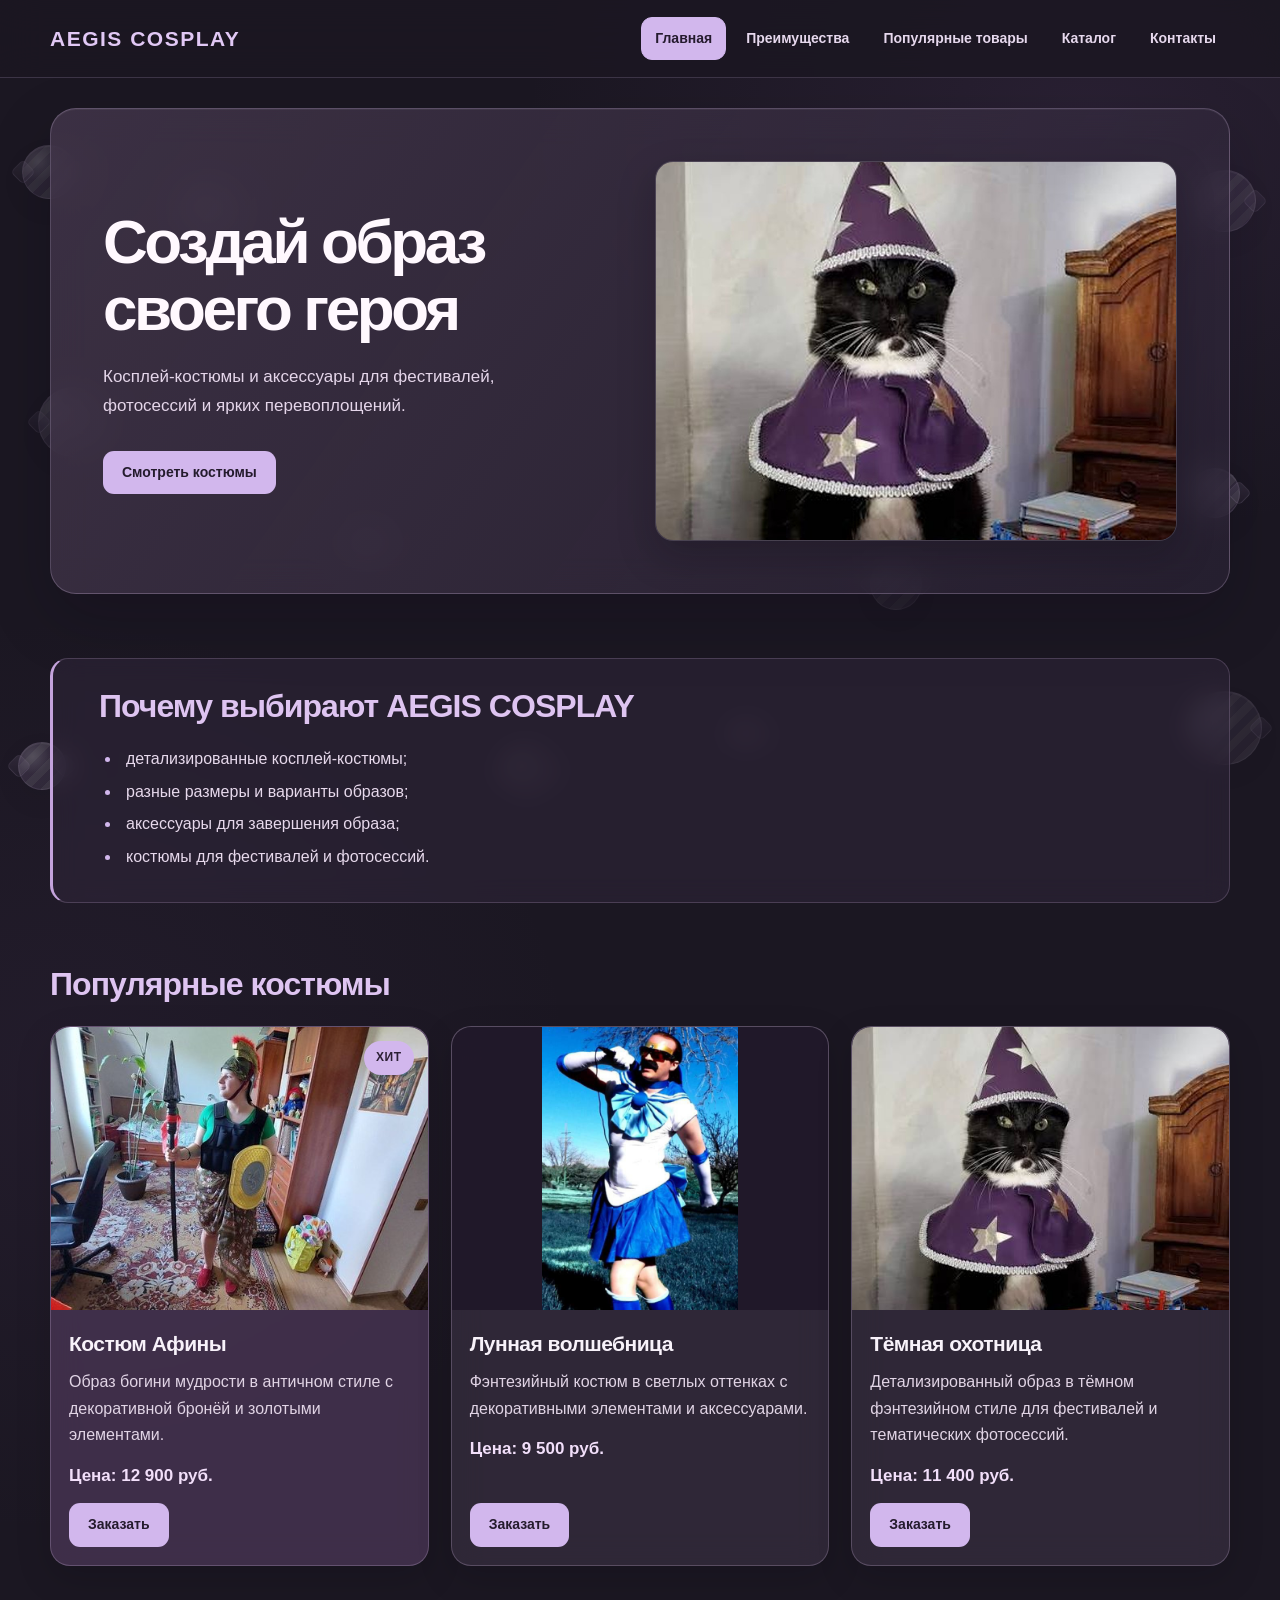
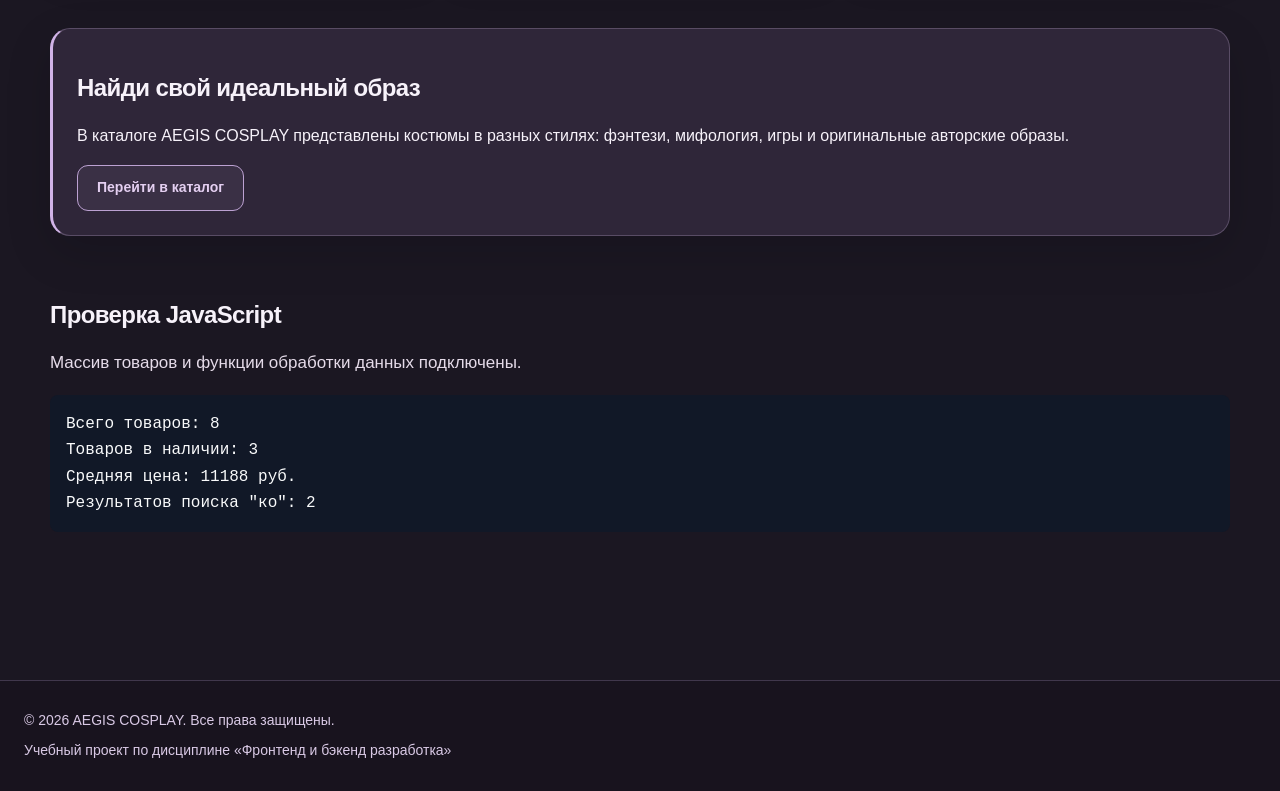
<file: index.html>
<!DOCTYPE html>
<html lang="ru">

<head>
    <!-- Практика №12: настройки страницы для корректного отображения на разных устройствах. -->
    <meta charset="UTF-8">
    <meta name="viewport" content="width=device-width, initial-scale=1.0">

    <title>AEGIS COSPLAY — магазин косплей-костюмов</title>

    <meta
            name="description"
            content="AEGIS COSPLAY — учебный интернет-магазин косплей-костюмов и аксессуаров."
    >

    <!-- Практика №12: адаптивные стили подключаются после основных. -->
    <link rel="stylesheet" href="css/style.css">
    <link rel="stylesheet" href="css/responsive.css">

    <!-- Скрипт управляет существующей формой заказа и модальным окном. -->
    <script src="js/data.js" defer></script>
    <script src="js/main.js" defer></script>

    <!-- Метаданные для предпросмотра ссылки на сайт. -->
    <meta property="og:type" content="website">
    <meta property="og:title" content="AEGIS COSPLAY">
    <meta
            property="og:description"
            content="Косплей-костюмы и аксессуары для фестивалей, фотосессий и ярких образов."
    >
    <meta property="og:image" content="images/athena.jpg">
</head>

<body>

<!-- Практика №13: ссылка позволяет пропустить меню при навигации с клавиатуры. -->
<a class="skip-link" href="#main">
    Перейти к основному содержимому
</a>

<!-- Декор главной страницы: плавающие конфеты.
     aria-hidden скрывает их от экранных дикторов.
     Анимация и положение задаются в responsive.css. -->

<!-- Декоративные конфеты на главной странице.
     aria-hidden скрывает украшения от экранных дикторов.
     Анимация и расположение задаются в responsive.css. -->
<div class="floating-candies" aria-hidden="true">

    <!-- Конфеты вдоль левого края -->
    <span class="floating-candy floating-candy--1"></span>
    <span class="floating-candy floating-candy--2"></span>
    <span class="floating-candy floating-candy--3"></span>

    <!-- Конфеты вдоль правого края -->
    <span class="floating-candy floating-candy--4"></span>
    <span class="floating-candy floating-candy--5"></span>
    <span class="floating-candy floating-candy--6"></span>

    <!-- Дополнительные конфеты ближе к центру экрана.
         Они располагаются за основным содержимым. -->
    <span class="floating-candy floating-candy--7"></span>
    <span class="floating-candy floating-candy--8"></span>
    <span class="floating-candy floating-candy--9"></span>
    <span class="floating-candy floating-candy--10"></span>
    <span class="floating-candy floating-candy--11"></span>
    <span class="floating-candy floating-candy--12"></span>

</div>


<!-- Шапка сайта. Практика №12: адаптивная навигация.
     Практика №13: семантические элементы и ARIA. -->
<header class="site-header">
    <div class="site-header__inner">

        <!-- Логотип со ссылкой на главную страницу. -->
        <a class="site-header__logo" href="index.html">
            AEGIS COSPLAY
        </a>

        <!-- Основная навигация доступна с клавиатуры. -->
        <nav class="site-nav" aria-label="Основная навигация">
            <ul class="site-nav__list">

                <li class="site-nav__item">
                    <!-- aria-current показывает текущую страницу. -->
                    <a
                            class="site-nav__link site-nav__link--active"
                            href="index.html"
                            aria-current="page"
                    >
                        Главная
                    </a>
                </li>

                <li class="site-nav__item">
                    <!-- Переход к преимуществам на этой странице. -->
                    <a class="site-nav__link" href="#advantages">
                        Преимущества
                    </a>
                </li>

                <li class="site-nav__item">
                    <!-- Переход к популярным товарам. -->
                    <a class="site-nav__link" href="#popular">
                        Популярные товары
                    </a>
                </li>

                <li class="site-nav__item">
                    <a class="site-nav__link" href="catalog.html">
                        Каталог
                    </a>
                </li>

                <li class="site-nav__item">
                    <a class="site-nav__link" href="contacts.html">
                        Контакты
                    </a>
                </li>

            </ul>
        </nav>
    </div>
</header>

<!-- Основной контент.
     id="main" используется ссылкой пропуска из практики №13. -->
<main id="main" tabindex="-1">

    <!-- Практика №12: адаптивный hero-блок.
         На телефоне элементы располагаются вертикально,
         на широком экране — в две колонки. -->
    <section class="hero">

        <div class="hero__content">
            <h1 class="hero__title">
                Создай образ своего героя
            </h1>

            <p class="hero__text">
                Косплей-костюмы и аксессуары для фестивалей,
                фотосессий и ярких перевоплощений.
            </p>

            <!-- Кнопка ведёт к разделу популярных товаров. -->
            <a
                    class="button button--primary hero__button"
                    href="#popular"
            >
                Смотреть костюмы
            </a>
        </div>

        <div class="hero__image-wrapper">

            <!-- Практика №12: picture позволяет выбирать
                 подходящий файл изображения по ширине экрана. -->
            <picture>
                <source
                        media="(min-width: 1200px)"
                        srcset="images/hero-desktop.jpg"
                >

                <source
                        media="(min-width: 768px)"
                        srcset="images/hero-tablet.jpg"
                >

                <!-- Практика №13: осмысленное alt-описание фотографии. -->
                <img
                        class="hero__image"
                        src="images/hero-mobile.jpg"
                        alt="Кот в фиолетовом костюме волшебника со звёздами"
                        width="480"
                        height="390"
                >
            </picture>

        </div>
    </section>

    <!-- Преимущества магазина.
         В финальном оформлении используются полупрозрачные панели. -->
    <section class="section" id="advantages">

        <h2 class="section__title">
            Почему выбирают AEGIS COSPLAY
        </h2>

        <ul class="advantages-list">
            <li>детализированные косплей-костюмы;</li>
            <li>разные размеры и варианты образов;</li>
            <li>аксессуары для завершения образа;</li>
            <li>костюмы для фестивалей и фотосессий.</li>
        </ul>

    </section>

    <!-- Практика №12: адаптивная сетка карточек товаров.
         CSS Grid изменяет число колонок в зависимости от экрана. -->
    <section class="section" id="popular">

        <h2 class="section__title">
            Популярные костюмы
        </h2>

        <div class="products-grid">

            <!-- Карточка товара: Костюм Афины. -->
            <article class="product-card product-card--featured">

                <!-- Декоративный значок популярного товара. -->
                <span class="product-card__badge">
                    ХИТ
                </span>

                <!-- Практика №12: srcset и sizes позволяют браузеру
                     выбрать подходящий размер фотографии.
                     loading="lazy" откладывает загрузку картинки. -->
                <a
                        class="product-card__image-link"
                        href="product.html"
                >
                    <img
                            class="product-card__image"
                            src="images/athena-640.jpg"
                            srcset="
                            images/athena-480.jpg 480w,
                            images/athena-640.jpg 640w,
                            images/athena-960.jpg 960w
                        "
                            sizes="
                            (max-width: 639px) calc(100vw - 48px),
                            (max-width: 1023px) 50vw,
                            33vw
                        "
                            width="640"
                            height="853"
                            loading="lazy"
                            alt="Косплей-костюм Афины"
                    >
                </a>

                <h3 class="product-card__title">
                    Костюм Афины
                </h3>

                <p class="product-card__description">
                    Образ богини мудрости в античном стиле
                    с декоративной бронёй и золотыми элементами.
                </p>

                <p class="product-card__price">
                    Цена: 12 900 руб.
                </p>

                <!-- data-product передаёт название товара
                     существующему JavaScript для оформления заказа. -->
                <button
                        class="button button--primary product-card__button"
                        type="button"
                        data-product="Костюм Афины"
                >
                    Заказать
                </button>

            </article>

            <!-- Карточка товара: Лунная волшебница. -->
            <article class="product-card">

                <div class="product-card__image-link">
                    <img
                            class="product-card__image product-card__image--moon"
                            src="images/moon-sorceress.jpg"
                            loading="lazy"
                            alt="Косплей-костюм Лунной волшебницы"
                    >
                </div>

                <h3 class="product-card__title">
                    Лунная волшебница
                </h3>

                <p class="product-card__description">
                    Фэнтезийный костюм в светлых оттенках
                    с декоративными элементами и аксессуарами.
                </p>

                <p class="product-card__price">
                    Цена: 9 500 руб.
                </p>

                <button
                        class="button button--primary product-card__button"
                        type="button"
                        data-product="Лунная волшебница"
                >
                    Заказать
                </button>

            </article>

            <!-- Карточка товара: Тёмная охотница. -->
            <article class="product-card">

                <div class="product-card__image-link">
                    <img
                            class="product-card__image"
                            src="images/dark-huntress.jpg"
                            loading="lazy"
                            alt="Косплей-костюм Тёмной охотницы"
                    >
                </div>

                <h3 class="product-card__title">
                    Тёмная охотница
                </h3>

                <p class="product-card__description">
                    Детализированный образ в тёмном фэнтезийном стиле
                    для фестивалей и тематических фотосессий.
                </p>

                <p class="product-card__price">
                    Цена: 11 400 руб.
                </p>

                <button
                        class="button button--primary product-card__button"
                        type="button"
                        data-product="Тёмная охотница"
                >
                    Заказать
                </button>

            </article>

        </div>
    </section>

    <!-- Практика №13: aside содержит дополнительную информацию.
         Переход оформлен ссылкой, поскольку открывает другую страницу. -->
    <aside class="aside-info">

        <h2>Найди свой идеальный образ</h2>

        <p>
            В каталоге AEGIS COSPLAY представлены костюмы
            в разных стилях: фэнтези, мифология, игры
            и оригинальные авторские образы.
        </p>

        <a
                class="button button--secondary"
                href="catalog.html"
        >
            Перейти в каталог
        </a>

    </aside>


    <section class="section js-check" aria-labelledby="js-check-title">
        <h2 id="js-check-title">Проверка JavaScript</h2>
        <p class="js-message">JavaScript пока не выполнился.</p>
        <pre class="product-output"></pre>
    </section>


</main>

<!-- Подвал сайта.
     В финальном дизайне прижатие к низу страницы реализуется CSS. -->
<footer class="site-footer" id="contacts">

    <p class="site-footer__text">
        &copy; 2026 AEGIS COSPLAY. Все права защищены.
    </p>

    <p class="site-footer__text">
        Учебный проект по дисциплине
        «Фронтенд и бэкенд разработка»
    </p>

</footer>

<!-- Практика №13: доступное модальное окно заказа.
     dialog имеет заголовок, а управление выполняет существующий JS. -->
<dialog
        class="order-dialog"
        id="order-dialog"
        aria-labelledby="order-dialog-title"
>

    <h2
            class="order-dialog__title"
            id="order-dialog-title"
    >
        Оформление заказа
    </h2>

    <!-- Форма заказа. Поля имеют связанные label и id.
         На мобильных экранах сетка формы адаптируется через CSS. -->
    <form
            class="order-form"
            id="order-form"
            action="#"
            method="post"
            novalidate
    >

        <!-- Скрытое поле хранит название выбранного товара. -->
        <input
                class="order-form__hidden"
                id="selected-product"
                name="selected-product"
                type="hidden"
        >

        <!-- Имя покупателя. -->
        <div class="order-form__field">
            <label class="order-form__label" for="order-name">
                Имя
            </label>

            <input
                    class="order-form__input"
                    id="order-name"
                    name="name"
                    type="text"
                    placeholder="Введите ваше имя"
                    minlength="2"
                    autocomplete="given-name"
                    required
            >
        </div>

        <!-- Email с проверкой формата адреса. -->
        <div class="order-form__field">
            <label class="order-form__label" for="order-email">
                E-mail
            </label>

            <input
                    class="order-form__input"
                    id="order-email"
                    name="email"
                    type="email"
                    placeholder="example@mail.ru"
                    autocomplete="email"
                    required
            >
        </div>

        <!-- Телефон: pattern задаёт ожидаемый формат ввода. -->
        <div class="order-form__field">
            <label class="order-form__label" for="order-phone">
                Телефон
            </label>

            <input
                    class="order-form__input"
                    id="order-phone"
                    name="phone"
                    type="tel"
                    inputmode="tel"
                    placeholder="+7 (900) 000-00-00"
                    pattern="^\+7 \(\d{3}\) \d{3}-\d{2}-\d{2}$"
                    required
            >

            <small class="order-form__hint">
                Формат: +7 (900) 000-00-00
            </small>
        </div>

        <!-- Желаемая дата связи. -->
        <div class="order-form__field">
            <label class="order-form__label" for="order-date">
                Дата связи
            </label>

            <input
                    class="order-form__input"
                    id="order-date"
                    name="date"
                    type="date"
            >
        </div>

        <!-- Выбор темы заявки. -->
        <div class="order-form__field">
            <label class="order-form__label" for="order-topic">
                Тема заявки
            </label>

            <select
                    class="order-form__select"
                    id="order-topic"
                    name="topic"
                    required
            >
                <option value="">Выберите тему</option>
                <option value="product">Заказ костюма</option>
                <option value="consultation">Консультация</option>
                <option value="delivery">Доставка</option>
            </select>
        </div>

        <!-- Дополнительный комментарий покупателя. -->
        <div class="order-form__field">
            <label class="order-form__label" for="order-comment">
                Комментарий
            </label>

            <textarea
                    class="order-form__textarea"
                    id="order-comment"
                    name="comment"
                    rows="4"
                    placeholder="Укажите размер костюма или дополнительную информацию"
            ></textarea>
        </div>

        <!-- Обязательное согласие на обработку данных. -->
        <div class="order-form__field order-form__field--checkbox">

            <label class="order-form__label order-form__label--checkbox">
                <input
                        class="order-form__input order-form__input--checkbox"
                        id="order-agreement"
                        name="agreement"
                        type="checkbox"
                        required
                >
                Я согласен на обработку данных
            </label>

        </div>

        <!-- Кнопки закрытия окна и отправки заказа. -->
        <div class="order-form__actions">

            <button
                    class="button button--secondary"
                    type="button"
                    id="close-order-dialog"
            >
                Закрыть
            </button>

            <button
                    class="button button--primary"
                    type="submit"
            >
                Отправить заказ
            </button>

        </div>

    </form>

    <!-- Практика №13: role="status" помогает экранному диктору
         сообщить пользователю об успешном оформлении заказа. -->
    <p
            class="success-message"
            id="success-message"
            role="status"
            hidden
    >
        Заказ успешно оформлен!
    </p>

</dialog>

</body>
</html>
</file>
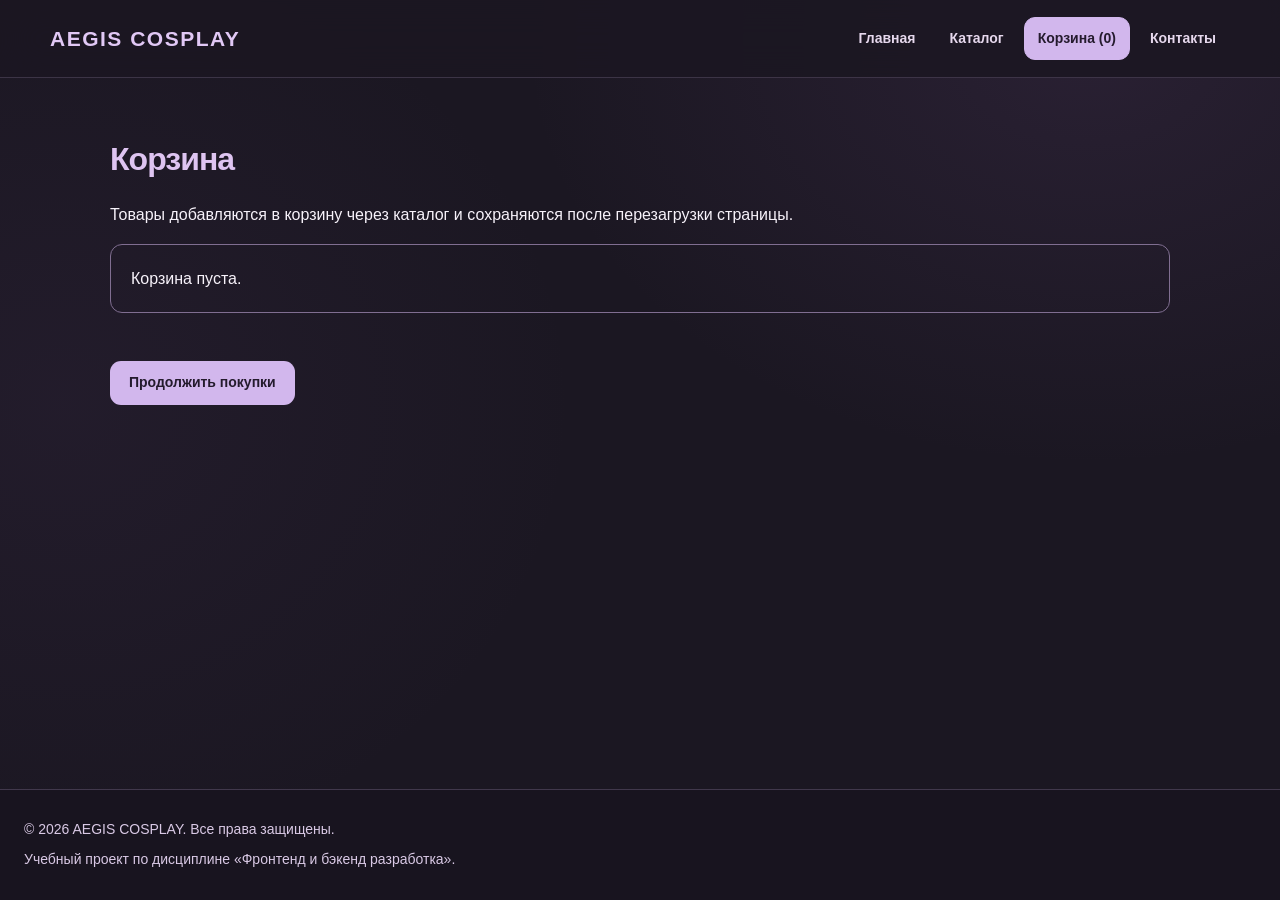
<file: cart.html>
<!DOCTYPE html>
<html lang="ru">
<head>
    <meta charset="UTF-8">
    <meta name="viewport" content="width=device-width, initial-scale=1.0">
    <meta name="description" content="Корзина интернет-магазина AEGIS COSPLAY.">
    <title>Корзина — AEGIS COSPLAY</title>
    <link rel="stylesheet" href="css/style.css">
    <link rel="stylesheet" href="css/responsive.css">
    <link rel="stylesheet" href="css/pr17.css">
    <script src="js/data.js" defer></script>
    <script src="js/cart.js" defer></script>
</head>
<body>
<a class="skip-link" href="#main">Перейти к основному содержимому</a>
<header class="site-header">
    <div class="site-header__inner">
        <a class="site-header__logo" href="index.html">AEGIS COSPLAY</a>
        <nav class="site-nav" aria-label="Основная навигация">
            <ul class="site-nav__list">
                <li class="site-nav__item"><a class="site-nav__link" href="index.html">Главная</a></li>
                <li class="site-nav__item"><a class="site-nav__link" href="catalog.html">Каталог</a></li>
                <li class="site-nav__item"><a class="site-nav__link site-nav__link--active" href="cart.html" aria-current="page">Корзина (<span data-cart-count>0</span>)</a></li>
                <li class="site-nav__item"><a class="site-nav__link" href="contacts.html">Контакты</a></li>
            </ul>
        </nav>
    </div>
</header>
<main id="main" tabindex="-1" class="cart-page">
    <h1 class="section__title">Корзина</h1>
    <p>Товары добавляются в корзину через каталог и сохраняются после перезагрузки страницы.</p>
    <p class="cart-empty" aria-live="polite">Корзина пуста.</p>
    <div class="cart-items" data-cart-container></div>
    <p class="cart-total" aria-live="polite" hidden></p>
    <a class="button button--primary" href="catalog.html">Продолжить покупки</a>
</main>
<footer class="site-footer">
    <p class="site-footer__text">&copy; 2026 AEGIS COSPLAY. Все права защищены.</p>
    <p class="site-footer__text">Учебный проект по дисциплине «Фронтенд и бэкенд разработка».</p>
</footer>
</body>
</html>
</file>
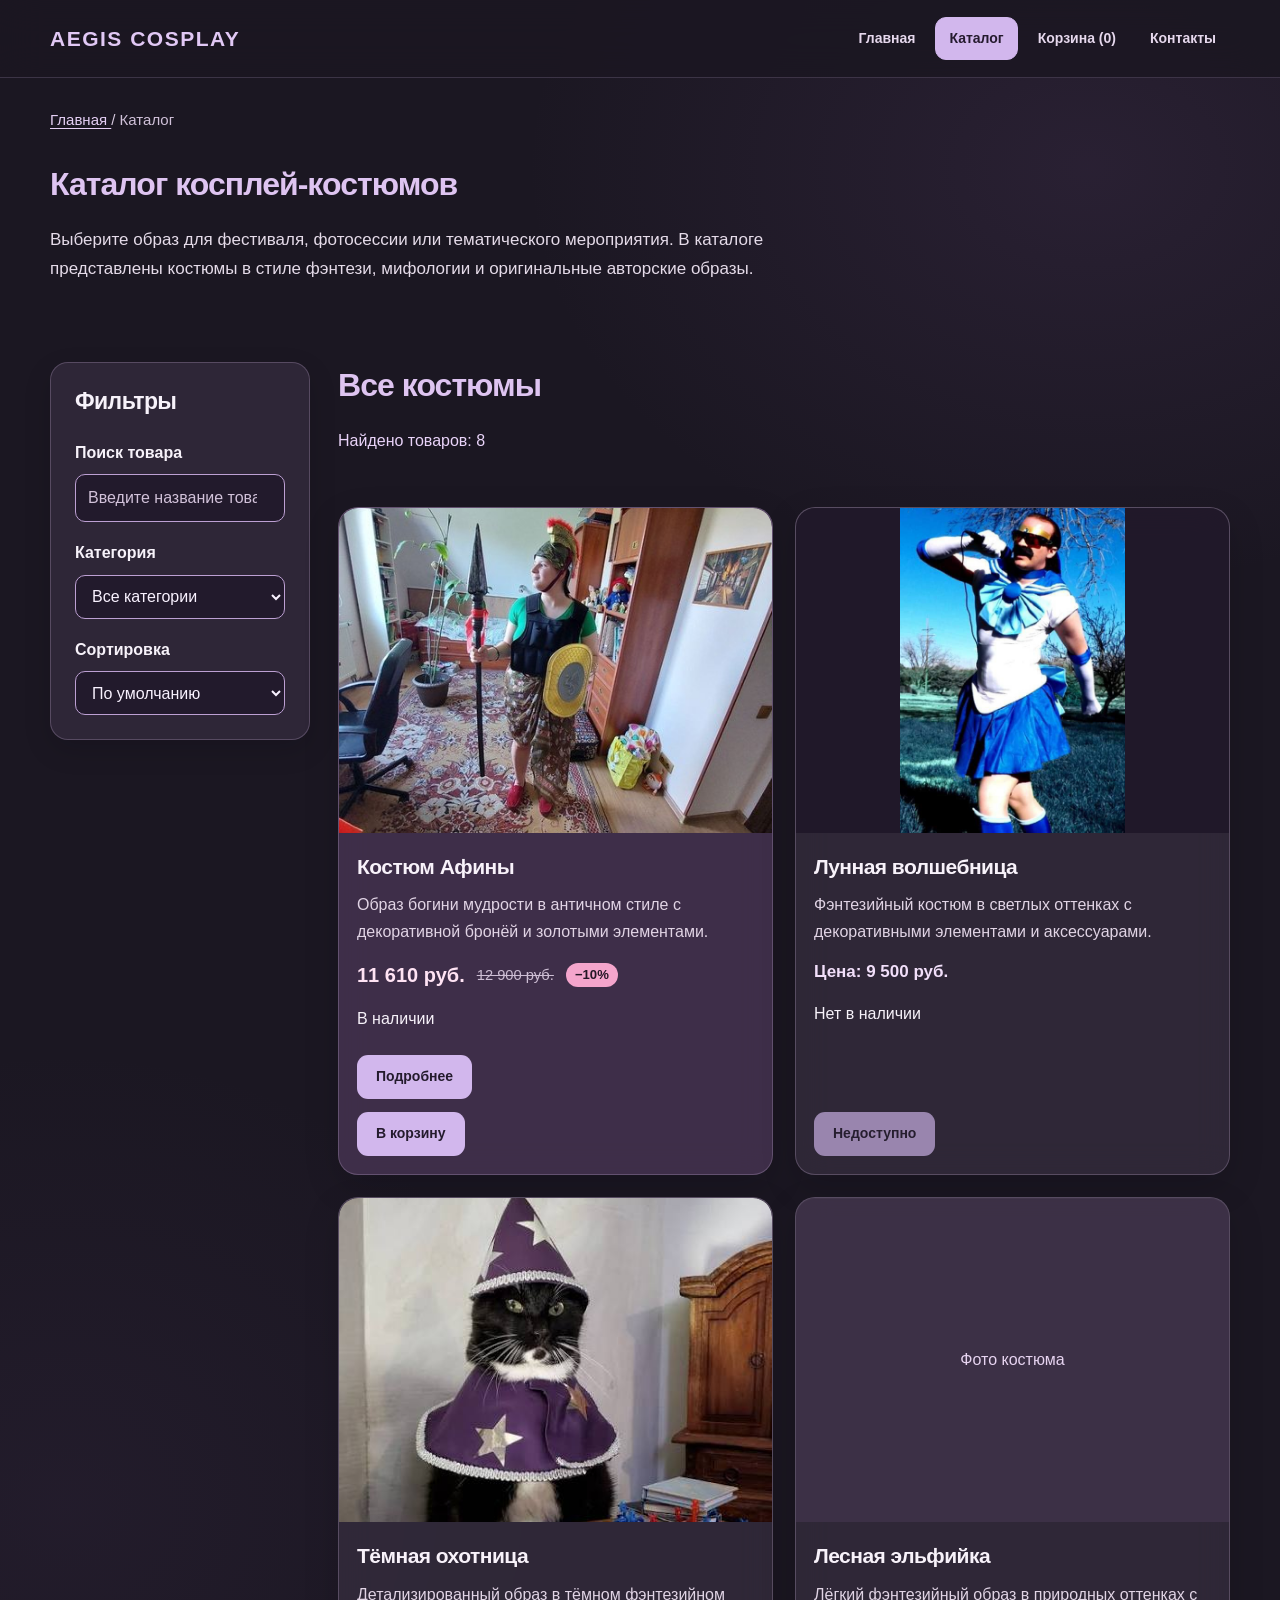
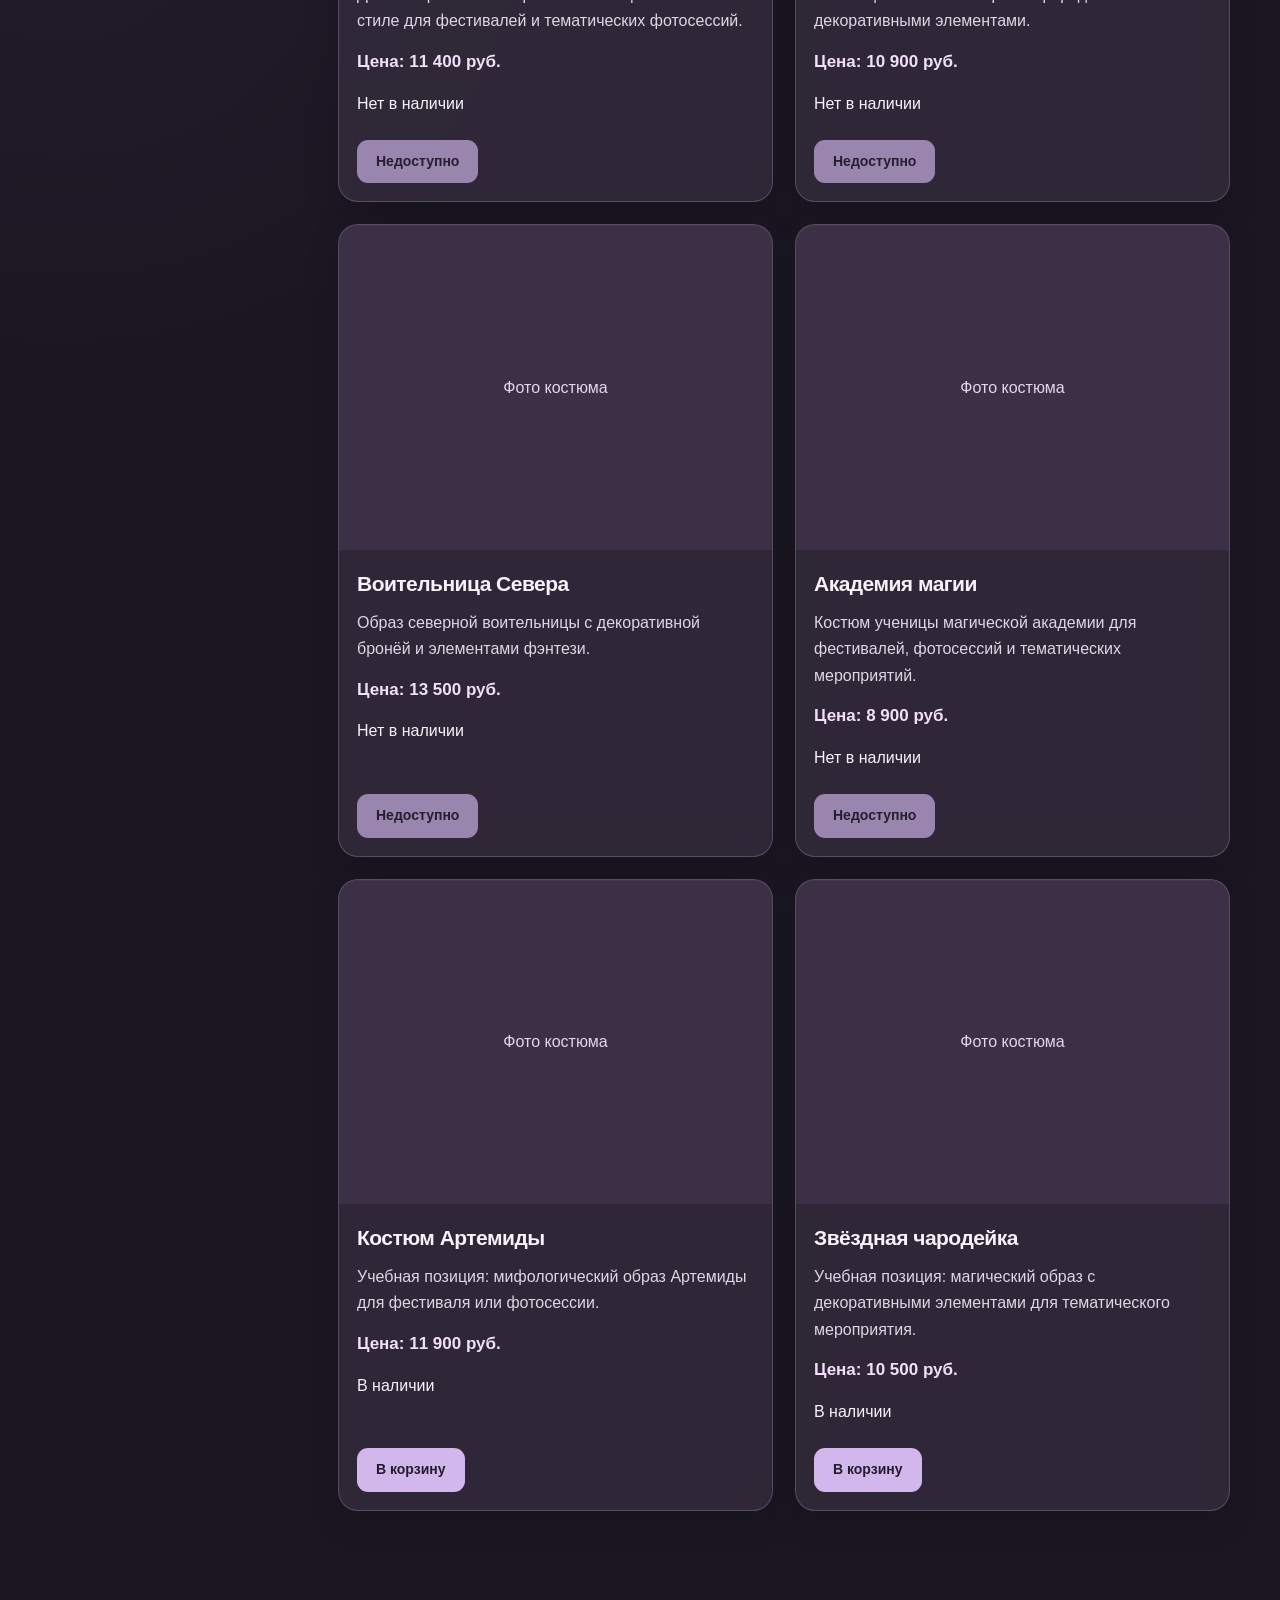
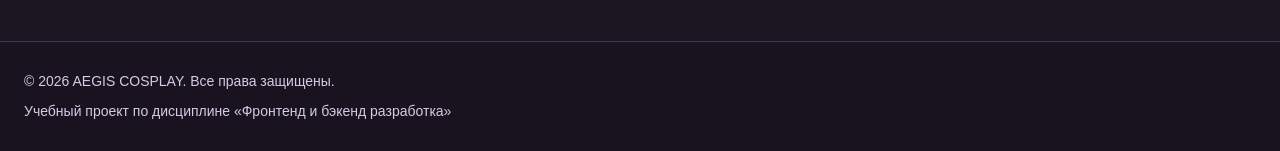
<file: catalog.html>
<!DOCTYPE html>
<html lang="ru">

<head>
    <!-- Практика №12: основные настройки страницы.
         viewport нужен для корректной адаптации на телефонах. -->
    <meta charset="UTF-8">
    <meta
            name="viewport"
            content="width=device-width, initial-scale=1.0"
    >

    <meta
            name="description"
            content="Каталог косплей-костюмов и аксессуаров AEGIS COSPLAY."
    >

    <title>Каталог костюмов — AEGIS COSPLAY</title>

    <!-- Практика №12: адаптивные стили подключены
         после основного файла style.css. -->
    <link rel="stylesheet" href="css/style.css">
    <link rel="stylesheet" href="css/responsive.css">
    <link rel="stylesheet" href="css/pr17.css">
    <script src="js/data.js" defer></script>
    <script src="js/cart.js" defer></script>
    <script src="js/catalog.js" defer></script>

    <!-- Метаданные для предпросмотра ссылки на сайт. -->
    <meta property="og:type" content="website">

    <meta
            property="og:title"
            content="Каталог — AEGIS COSPLAY"
    >

    <meta
            property="og:description"
            content="Косплей-костюмы для фестивалей, фотосессий и ярких перевоплощений."
    >

    <meta
            property="og:image"
            content="images/athena.jpg"
    >
</head>

<body>

<!-- Практика №13: ссылка для перехода сразу к основному
     содержимому при навигации с клавиатуры. -->
<a class="skip-link" href="#main">
    Перейти к основному содержимому
</a>

<!-- =========================================
     ШАПКА САЙТА
     Практика №12: адаптивная навигация
     Практика №13: семантика и ARIA
     ========================================= -->

<header class="site-header">

    <div class="site-header__inner">

        <!-- Логотип возвращает на главную страницу. -->
        <a
                class="site-header__logo"
                href="index.html"
        >
            AEGIS COSPLAY
        </a>

        <!-- Семантический nav обозначает основное меню.
             aria-label поясняет назначение навигации. -->
        <nav
                class="site-nav"
                aria-label="Основная навигация"
        >

            <ul class="site-nav__list">

                <li class="site-nav__item">
                    <a
                            class="site-nav__link"
                            href="index.html"
                    >
                        Главная
                    </a>
                </li>

                <li class="site-nav__item">

                    <!-- Практика №13: aria-current="page"
                         обозначает текущую страницу. -->
                    <a
                            class="site-nav__link site-nav__link--active"
                            href="catalog.html"
                            aria-current="page"
                    >
                        Каталог
                    </a>
                </li>

                <li class="site-nav__item">
                    <a class="site-nav__link" href="cart.html">
                        Корзина (<span data-cart-count>0</span>)
                    </a>
                </li>

                <li class="site-nav__item">
                    <a
                            class="site-nav__link"
                            href="contacts.html"
                    >
                        Контакты
                    </a>
                </li>

            </ul>

        </nav>

    </div>

</header>

<!-- =========================================
     ОСНОВНОЕ СОДЕРЖИМОЕ
     ========================================= -->

<!-- Практика №13: id="main" используется
     ссылкой пропуска из начала страницы. -->
<main id="main" tabindex="-1">

    <!-- Хлебные крошки показывают путь к каталогу.
         Отдельный aria-label отличает эту навигацию
         от основного меню сайта. -->
    <nav
            class="breadcrumbs"
            aria-label="Хлебные крошки"
    >

        <a
                class="breadcrumbs__link"
                href="index.html"
        >
            Главная
        </a>

        <!-- Текущая страница представлена обычным текстом. -->
        <span class="breadcrumbs__current">
            Каталог
        </span>

    </nav>

    <!-- Заголовок страницы.
         Практика №13: один основной заголовок h1. -->
    <section class="section">

        <h1 class="section__title">
            Каталог косплей-костюмов
        </h1>

        <p>
            Выберите образ для фестиваля, фотосессии
            или тематического мероприятия. В каталоге
            представлены костюмы в стиле фэнтези,
            мифологии и оригинальные авторские образы.
        </p>

    </section>

    <!-- =========================================
         КАТАЛОГ И БОКОВЫЕ ФИЛЬТРЫ
         Практика №12: CSS Grid и Mobile First
         ========================================= -->

    <!-- На телефонах фильтры располагаются над товарами.
         На широких экранах появляется боковая панель.
         Перестроение выполняется в responsive.css. -->
    <section class="catalog-layout">
        <aside class="catalog-filters">
            <h2>Фильтры</h2>
            <section class="catalog-controls" aria-label="Управление каталогом">
                <div class="catalog-controls__group">
                    <label for="catalog-search">Поиск товара</label>
                    <input id="catalog-search" class="catalog-controls__input" type="search"
                           placeholder="Введите название товара" autocomplete="off">
                </div>
                <div class="catalog-controls__group">
                    <label for="category-filter">Категория</label>
                    <select id="category-filter" class="catalog-controls__select">
                        <option value="all">Все категории</option>
                        <option value="mythology">Мифология</option>
                        <option value="fantasy">Фэнтези</option>
                        <option value="magic">Магические образы</option>
                    </select>
                </div>
                <div class="catalog-controls__group">
                    <label for="sort-select">Сортировка</label>
                    <select id="sort-select" class="catalog-controls__select">
                        <option value="default">По умолчанию</option>
                        <option value="price-asc">Сначала дешевле</option>
                        <option value="price-desc">Сначала дороже</option>
                        <option value="title-asc">По названию А-Я</option>
                    </select>
                </div>
            </section>
        </aside>
        <section class="catalog-layout__products">
            <h2 class="section__title">Все костюмы</h2>
            <p class="catalog-count" aria-live="polite"></p>
            <p class="catalog-cart-message" aria-live="polite"></p>
            <p class="catalog-empty" hidden>По выбранным условиям товары не найдены.</p>
            <!-- Карточки из КР №3 теперь создаёт js/catalog.js через createElement().
                 Ссылка «Подробнее» и адаптивное изображение Афины сохранены в JS. -->
            <div class="products-grid" data-products-container></div>
        </section>
    </section>

</main>

<!-- =========================================
     ПОДВАЛ САЙТА
     Практика №14: финальная проверка
     ========================================= -->

<!-- Положение подвала определяется CSS.
     На коротких страницах он прижат к низу,
     а на длинных следует после содержимого. -->
<footer class="site-footer">

    <p class="site-footer__text">
        &copy; 2026 AEGIS COSPLAY. Все права защищены.
    </p>

    <p class="site-footer__text">
        Учебный проект по дисциплине
        «Фронтенд и бэкенд разработка»
    </p>

</footer>

</body>
</html>
</file>
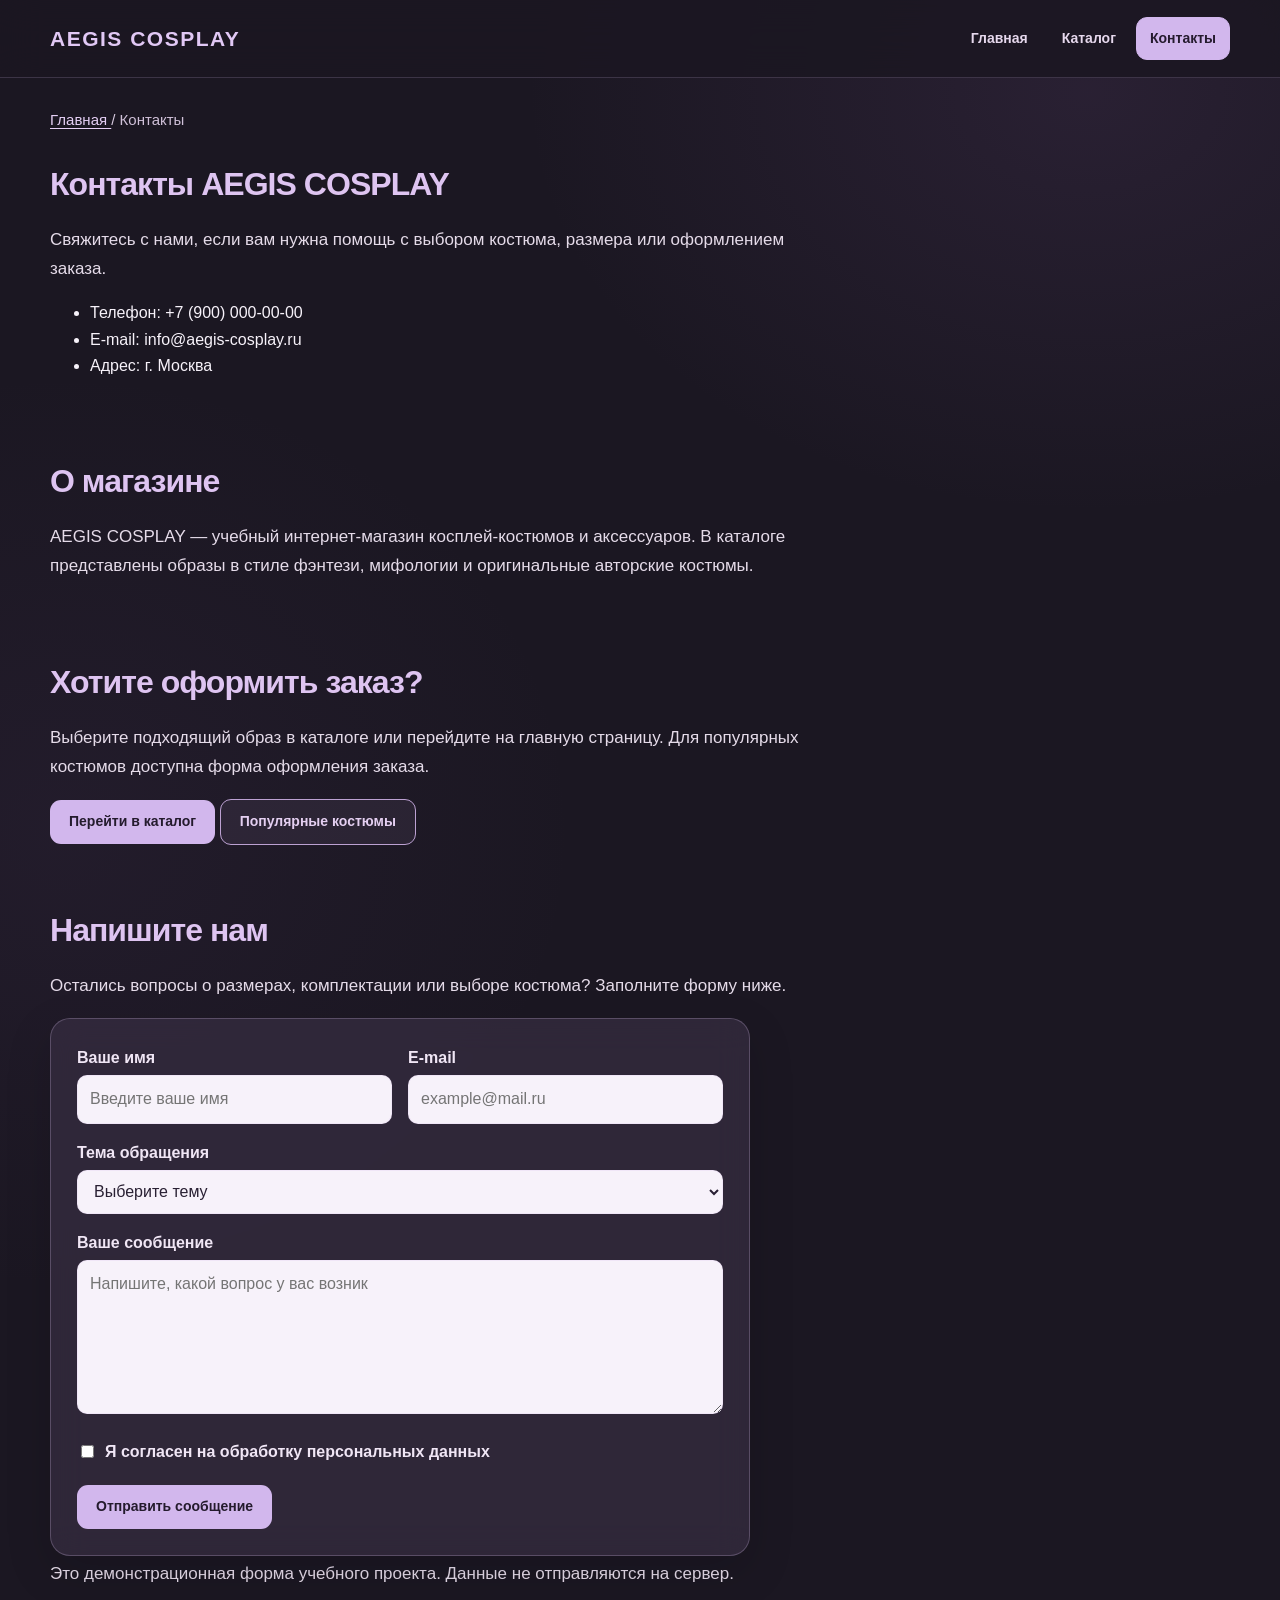
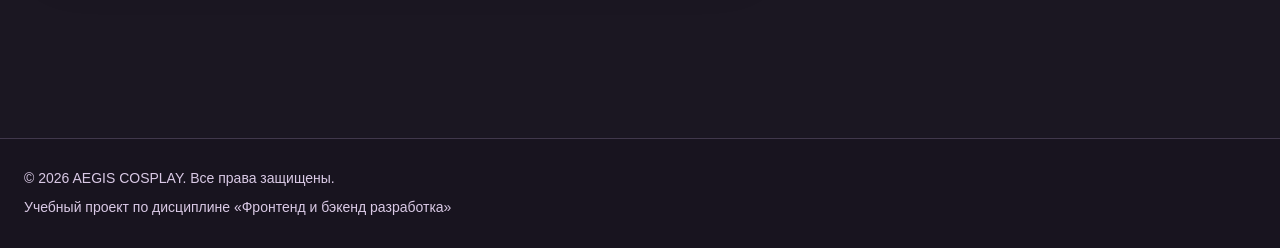
<file: contacts.html>
<!DOCTYPE html>
<html lang="ru">

<head>
    <!-- Практика №12: настройки адаптивной страницы.
         Viewport нужен для корректного отображения
         сайта на телефонах и планшетах. -->
    <meta charset="UTF-8">
    <meta name="viewport" content="width=device-width, initial-scale=1.0">

    <meta
            name="description"
            content="Контактная информация интернет-магазина косплей-костюмов AEGIS COSPLAY."
    >

    <title>Контакты — AEGIS COSPLAY</title>

    <!-- Основные стили и адаптивная вёрстка.
         responsive.css подключён последним,
         чтобы переопределять базовые правила. -->
    <link rel="stylesheet" href="css/style.css">
    <link rel="stylesheet" href="css/responsive.css">

    <!-- Данные для предпросмотра ссылки на страницу. -->
    <meta property="og:type" content="website">
    <meta property="og:title" content="AEGIS COSPLAY">

    <meta
            property="og:description"
            content="Косплей-костюмы и аксессуары для фестивалей, фотосессий и ярких образов."
    >

    <meta
            property="og:image"
            content="images/dark-huntress.jpg"
    >
</head>

<body>

<!-- Практика №13: ссылка позволяет пропустить меню
     и перейти к основному содержимому с клавиатуры. -->
<a class="skip-link" href="#main">
    Перейти к основному содержимому
</a>


<!-- =========================================
     ШАПКА САЙТА
     Практика №12: адаптивная навигация
     Практика №13: семантика и ARIA
     ========================================= -->

<header class="site-header">

    <div class="site-header__inner">

        <!-- Логотип ведёт на главную страницу. -->
        <a class="site-header__logo" href="index.html">
            AEGIS COSPLAY
        </a>

        <!-- nav обозначает основное меню сайта. -->
        <nav class="site-nav" aria-label="Основная навигация">

            <ul class="site-nav__list">

                <li class="site-nav__item">
                    <a
                            class="site-nav__link"
                            href="index.html"
                    >
                        Главная
                    </a>
                </li>

                <li class="site-nav__item">
                    <a
                            class="site-nav__link"
                            href="catalog.html"
                    >
                        Каталог
                    </a>
                </li>

                <li class="site-nav__item">

                    <!-- aria-current указывает текущую страницу.
                         Активная ссылка выделяется через CSS. -->
                    <a
                            class="site-nav__link site-nav__link--active"
                            href="contacts.html"
                            aria-current="page"
                    >
                        Контакты
                    </a>

                </li>

            </ul>

        </nav>

    </div>

</header>


<!-- =========================================
     ОСНОВНОЕ СОДЕРЖИМОЕ
     ========================================= -->

<!-- Практика №13: id="main" связан со skip-link.
     tabindex="-1" позволяет перенести сюда фокус. -->
<main id="main" tabindex="-1">

    <!-- Хлебные крошки показывают путь до страницы. -->
    <nav class="breadcrumbs" aria-label="Хлебные крошки">

        <a
                class="breadcrumbs__link"
                href="index.html"
        >
            Главная
        </a>

        <span class="breadcrumbs__current">
            Контакты
        </span>

    </nav>


    <!-- =========================================
         КОНТАКТНАЯ ИНФОРМАЦИЯ
         ========================================= -->

    <!-- Практика №13: на странице используется один h1.
         Контактная информация оформлена списком. -->
    <section class="section">

        <h1 class="section__title">
            Контакты AEGIS COSPLAY
        </h1>

        <p>
            Свяжитесь с нами, если вам нужна помощь
            с выбором костюма, размера или оформлением заказа.
        </p>

        <ul>
            <li>
                Телефон: +7 (900) 000-00-00
            </li>

            <li>
                E-mail: info@aegis-cosplay.ru
            </li>

            <li>
                Адрес: г. Москва
            </li>
        </ul>

    </section>


    <!-- =========================================
         ИНФОРМАЦИЯ О МАГАЗИНЕ
         ========================================= -->

    <section class="section">

        <h2 class="section__title">
            О магазине
        </h2>

        <p>
            AEGIS COSPLAY — учебный интернет-магазин
            косплей-костюмов и аксессуаров.
            В каталоге представлены образы в стиле фэнтези,
            мифологии и оригинальные авторские костюмы.
        </p>

    </section>


    <!-- =========================================
         ПЕРЕХОД К КАТАЛОГУ
         ========================================= -->

    <!-- Ссылки используются для перехода на другие
         страницы, а не для отправки формы. -->
    <section class="section" id="feedback">

        <h2 class="section__title">
            Хотите оформить заказ?
        </h2>

        <p>
            Выберите подходящий образ в каталоге или перейдите
            на главную страницу. Для популярных костюмов
            доступна форма оформления заказа.
        </p>

        <a
                class="button button--primary"
                href="catalog.html"
        >
            Перейти в каталог
        </a>

        <a
                class="button button--secondary"
                href="index.html#popular"
        >
            Популярные костюмы
        </a>

    </section>


    <!-- =========================================
         ФОРМА ОБРАТНОЙ СВЯЗИ
         КР №3: обязательный элемент contacts.html

         Практика №12:
         Форма адаптируется через CSS Grid.
         На телефонах поля идут в одну колонку.

         Практика №13:
         У полей есть label, обязательные атрибуты
         и сообщения для пользователей.
         ========================================= -->

    <section class="section" id="contact-form">

        <h2 class="section__title">
            Напишите нам
        </h2>

        <p>
            Остались вопросы о размерах, комплектации
            или выборе костюма? Заполните форму ниже.
        </p>

        <!-- Используем существующие CSS-классы формы,
             чтобы сохранить полупрозрачный дизайн.

             Учебная форма не отправляет данные на сервер.
             Обработчик ниже предотвращает переход страницы. -->
        <form
                class="order-form order-page__form"
                id="feedback-form"
                action="#"
                method="post"
        >

            <!-- Имя отправителя. -->
            <div class="order-form__field">

                <label
                        class="order-form__label"
                        for="feedback-name"
                >
                    Ваше имя
                </label>

                <input
                        class="order-form__input"
                        id="feedback-name"
                        name="name"
                        type="text"
                        placeholder="Введите ваше имя"
                        minlength="2"
                        autocomplete="name"
                        required
                >

            </div>


            <!-- Электронная почта для ответа. -->
            <div class="order-form__field">

                <label
                        class="order-form__label"
                        for="feedback-email"
                >
                    E-mail
                </label>

                <!-- type="email" проверяет формат адреса.
                     required делает поле обязательным. -->
                <input
                        class="order-form__input"
                        id="feedback-email"
                        name="email"
                        type="email"
                        placeholder="example@mail.ru"
                        autocomplete="email"
                        required
                >

            </div>


            <!-- Тема обращения.
                 На широком экране занимает обе колонки. -->
            <div class="order-form__field order-form__field--wide">

                <label
                        class="order-form__label"
                        for="feedback-topic"
                >
                    Тема обращения
                </label>

                <select
                        class="order-form__select"
                        id="feedback-topic"
                        name="topic"
                        required
                >

                    <option value="">
                        Выберите тему
                    </option>

                    <option value="costume">
                        Помощь с выбором костюма
                    </option>

                    <option value="size">
                        Вопрос по размерам
                    </option>

                    <option value="order">
                        Оформление заказа
                    </option>

                    <option value="other">
                        Другой вопрос
                    </option>

                </select>

            </div>


            <!-- Сообщение посетителя. -->
            <div class="order-form__field order-form__field--wide">

                <label
                        class="order-form__label"
                        for="feedback-message"
                >
                    Ваше сообщение
                </label>

                <!-- textarea предназначена для длинного текста.
                     minlength не допускает слишком короткое сообщение. -->
                <textarea
                        class="order-form__textarea"
                        id="feedback-message"
                        name="message"
                        rows="5"
                        minlength="10"
                        placeholder="Напишите, какой вопрос у вас возник"
                        required
                ></textarea>

            </div>


            <!-- Согласие на обработку персональных данных. -->
            <div class="order-form__field order-form__field--checkbox order-form__field--wide">

                <!-- Чекбокс внутри label связан
                     с подписью без дополнительного for. -->
                <label class="order-form__label order-form__label--checkbox">

                    <input
                            class="order-form__input order-form__input--checkbox"
                            id="feedback-agreement"
                            name="agreement"
                            type="checkbox"
                            required
                    >

                    Я согласен на обработку персональных данных

                </label>

            </div>


            <!-- Кнопка отправки учебной формы. -->
            <div class="order-form__actions">

                <button
                        class="button button--primary"
                        type="submit"
                >
                    Отправить сообщение
                </button>

            </div>

        </form>

        <!-- Пояснение, что проект учебный и
             серверная отправка сообщений не реализована. -->
        <p class="order-form__hint">
            Это демонстрационная форма учебного проекта.
            Данные не отправляются на сервер.
        </p>

        <!-- Практика №13: role="status" позволяет
             сообщить результат без переноса фокуса. -->
        <p
                class="order-form__hint"
                id="feedback-status"
                role="status"
                hidden
        ></p>

    </section>

</main>


<!-- =========================================
     ПОДВАЛ
     Практика №14: финальная проверка
     ========================================= -->

<!-- Flexbox в CSS прижимает подвал к низу
     коротких страниц и не перекрывает содержимое. -->
<footer class="site-footer">

    <p class="site-footer__text">
        &copy; 2026 AEGIS COSPLAY. Все права защищены.
    </p>

    <p class="site-footer__text">
        Учебный проект по дисциплине
        «Фронтенд и бэкенд разработка»
    </p>

</footer>


<!-- =========================================
     ОБРАБОТЧИК УЧЕБНОЙ ФОРМЫ ОБРАТНОЙ СВЯЗИ
     ========================================= -->

<script>
    // Получаем форму и элемент для сообщения пользователю.
    const feedbackForm = document.getElementById("feedback-form");
    const feedbackStatus = document.getElementById("feedback-status");

    // Проверенная браузером форма не отправляется на сервер.
    feedbackForm.addEventListener("submit", function (event) {
        event.preventDefault();

        feedbackStatus.textContent =
            "Форма заполнена правильно. Это учебная версия: отправка сообщений на сервер не настроена.";

        feedbackStatus.hidden = false;
    });
</script>

</body>
</html>
</file>
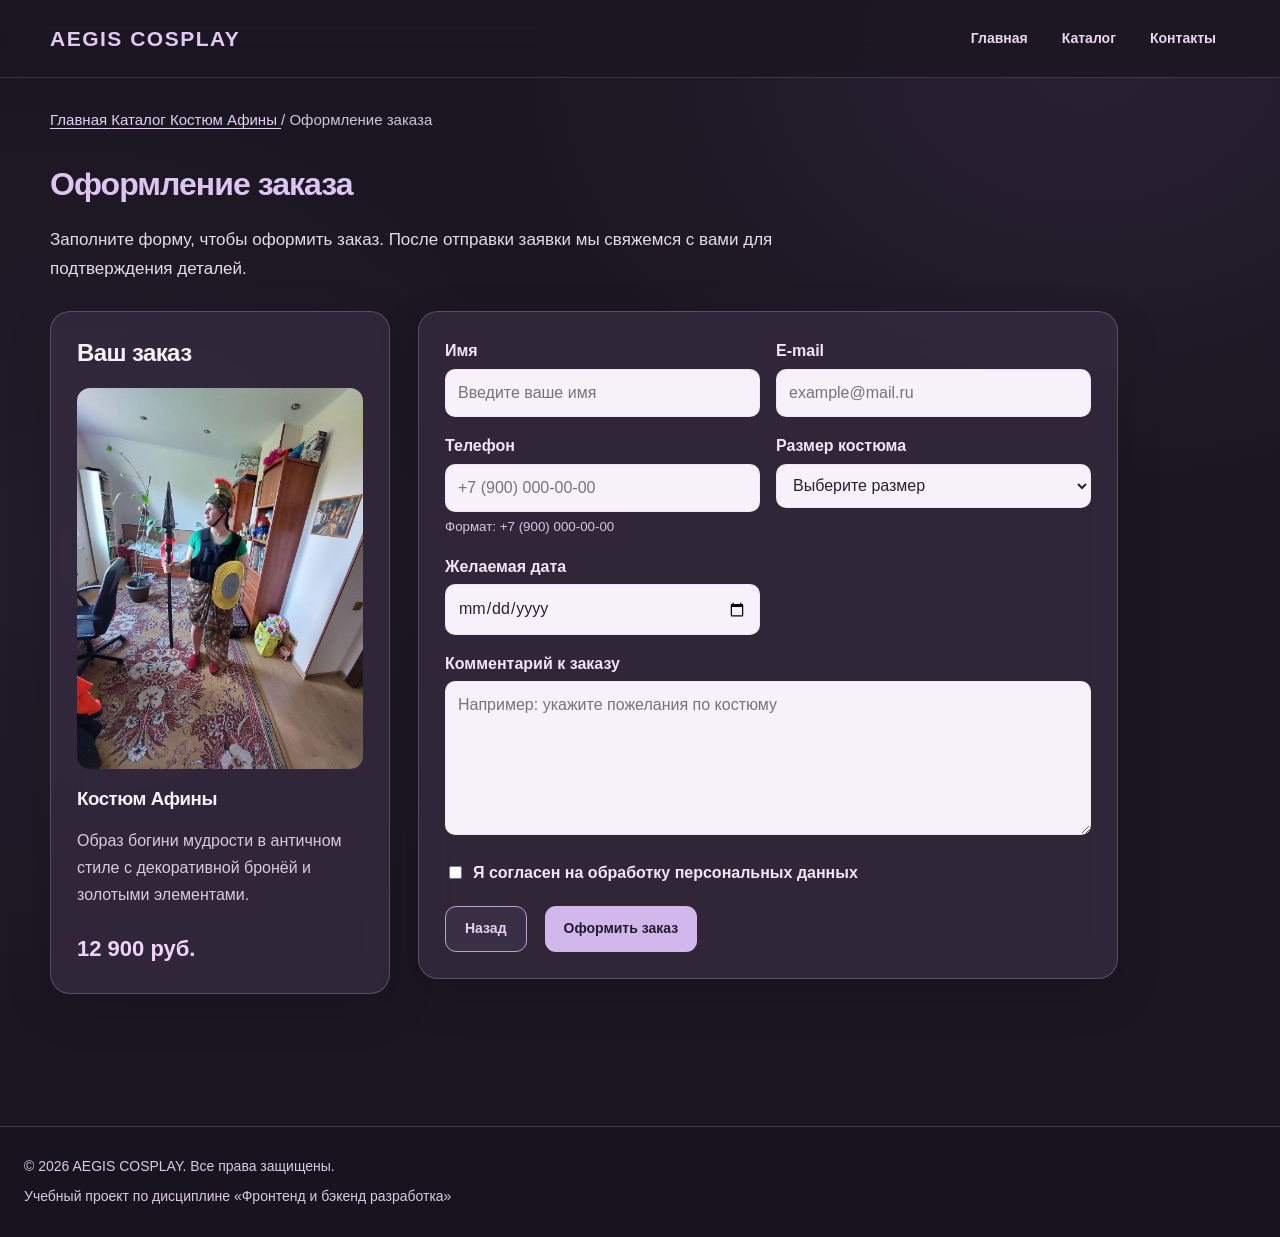
<file: order.html>
<!DOCTYPE html>
<html lang="ru">

<head>
    <!-- =========================================
         НАСТРОЙКИ СТРАНИЦЫ
         Практика №12: адаптивная вёрстка
         ========================================= -->

    <meta charset="UTF-8">

    <!-- viewport нужен для правильного отображения
         сайта на телефонах и планшетах. -->
    <meta
            name="viewport"
            content="width=device-width, initial-scale=1.0"
    >

    <!-- Краткое описание страницы для поисковых систем. -->
    <meta
            name="description"
            content="Оформление заказа в интернет-магазине косплей-костюмов AEGIS COSPLAY."
    >

    <title>Оформление заказа — AEGIS COSPLAY</title>

    <!-- Практика №12: сначала подключаются основные стили,
         затем адаптивные правила из responsive.css. -->
    <link rel="stylesheet" href="css/style.css">
    <link rel="stylesheet" href="css/responsive.css">
    <link rel="stylesheet" href="css/pr17.css">

    <!-- Скрипт обрабатывает отправку учебной формы
         и показывает сообщение об успешном заказе.
         defer запускает его после разбора HTML. -->
    <script src="js/validation.js" defer></script>

</head>

<body>

<!-- =========================================
     ДОСТУПНОСТЬ
     Практика №13
     ========================================= -->

<!-- Skip-link позволяет пользователю с клавиатуры
     пропустить шапку и перейти к основному содержимому. -->
<a class="skip-link" href="#main">
    Перейти к основному содержимому
</a>


<!-- =========================================
     ШАПКА САЙТА
     Практика №12: адаптивная навигация
     Практика №13: семантика и ARIA
     ========================================= -->

<header class="site-header">

    <div class="site-header__inner">

        <!-- Логотип возвращает пользователя на главную страницу. -->
        <a
                class="site-header__logo"
                href="index.html"
        >
            AEGIS COSPLAY
        </a>

        <!-- Семантический nav обозначает основное меню.
             aria-label поясняет его назначение. -->
        <nav
                class="site-nav"
                aria-label="Основная навигация"
        >

            <ul class="site-nav__list">

                <li class="site-nav__item">

                    <a
                            class="site-nav__link"
                            href="index.html"
                    >
                        Главная
                    </a>

                </li>

                <li class="site-nav__item">

                    <a
                            class="site-nav__link"
                            href="catalog.html"
                    >
                        Каталог
                    </a>

                </li>

                <li class="site-nav__item">

                    <a
                            class="site-nav__link"
                            href="contacts.html"
                    >
                        Контакты
                    </a>

                </li>

            </ul>

        </nav>

    </div>

</header>


<!-- =========================================
     ОСНОВНОЕ СОДЕРЖИМОЕ
     Практика №13: семантическая структура
     ========================================= -->

<!-- id="main" связан со skip-link.
     tabindex="-1" позволяет программно перевести сюда фокус. -->
<main id="main" tabindex="-1">

    <!-- Хлебные крошки помогают вернуться
         к предыдущим разделам сайта. -->
    <nav
            class="breadcrumbs"
            aria-label="Хлебные крошки"
    >

        <a
                class="breadcrumbs__link"
                href="index.html"
        >
            Главная
        </a>

        <a
                class="breadcrumbs__link"
                href="catalog.html"
        >
            Каталог
        </a>

        <a
                class="breadcrumbs__link"
                href="product.html"
        >
            Костюм Афины
        </a>

        <!-- Последний элемент обозначает текущую страницу. -->
        <span class="breadcrumbs__current">
            Оформление заказа
        </span>

    </nav>


    <!-- =========================================
         СТРАНИЦА ОФОРМЛЕНИЯ ЗАКАЗА
         Практика №12: CSS Grid и Mobile First
         ========================================= -->

    <!-- На мобильных экранах блоки идут друг под другом.
         На широких экранах информация о товаре
         и форма располагаются в две колонки. -->
    <section class="section order-page">

        <!-- Практика №13: на странице один основной заголовок h1. -->
        <h1 class="section__title">
            Оформление заказа
        </h1>

        <p>
            Заполните форму, чтобы оформить заказ.
            После отправки заявки мы свяжемся с вами
            для подтверждения деталей.
        </p>


        <!-- Контейнер с информацией о товаре и формой заказа. -->
        <div class="order-page__layout">


            <!-- =================================
                 ИНФОРМАЦИЯ О ТОВАРЕ
                 ================================= -->

            <!-- aside содержит краткое описание
                 выбранного костюма и его стоимость. -->
            <aside class="order-summary">

                <h2 class="order-summary__title">
                    Ваш заказ
                </h2>

                <!-- Практика №13: alt описывает изображение
                     для пользователей экранных дикторов. -->
                <img
                        class="order-summary__image"
                        src="images/athena.jpg"
                        alt="Костюм Афины"
                >

                <h3>
                    Костюм Афины
                </h3>

                <p>
                    Образ богини мудрости в античном стиле
                    с декоративной бронёй и золотыми элементами.
                </p>

                <p class="order-summary__price">
                    12 900 руб.
                </p>

            </aside>


            <!-- =================================
                 ФОРМА ОФОРМЛЕНИЯ ЗАКАЗА
                 Практики №12 и №13
                 ================================= -->

            <!-- Практика №12: форма адаптируется через CSS Grid.
                 На телефонах поля расположены в одну колонку.

                 Практика №13: поля имеют подписи label,
                 используются required и проверка формата.

                 id формы используется в существующем JS.
                 Атрибуты action и method сохранены. -->
            <form
                    class="order-form order-page__form" novalidate
                    id="order-page-form"
                    action="#"
                    method="post"
            >


                <!-- =================================
                     1. ИМЯ ПОКУПАТЕЛЯ
                     ================================= -->

                <div class="order-form__field">

                    <!-- Практика №13: for связывает подпись
                         с полем по его id. -->
                    <label
                            class="order-form__label"
                            for="customer-name"
                    >
                        Имя
                    </label>

                    <!-- required делает поле обязательным,
                         minlength задаёт минимальную длину,
                         autocomplete помогает заполнить имя. -->
                    <input
                            class="order-form__input"
                            id="customer-name"
                            name="name"
                            type="text"
                            placeholder="Введите ваше имя"
                            minlength="2"
                            autocomplete="name"
                            required
                    >
                    <p class="form-error" id="order-name-error" aria-live="polite"></p>

                </div>


                <!-- =================================
                     2. ЭЛЕКТРОННАЯ ПОЧТА
                     ================================= -->

                <div class="order-form__field">

                    <label
                            class="order-form__label"
                            for="customer-email"
                    >
                        E-mail
                    </label>

                    <!-- type="email" включает проверку
                         формата электронной почты браузером. -->
                    <input
                            class="order-form__input"
                            id="customer-email"
                            name="email"
                            type="email"
                            placeholder="example@mail.ru"
                            autocomplete="email"
                            required
                    >
                    <p class="form-error" id="order-email-error" aria-live="polite"></p>

                </div>


                <!-- =================================
                     3. ТЕЛЕФОН
                     ================================= -->

                <div class="order-form__field">

                    <label
                            class="order-form__label"
                            for="customer-phone"
                    >
                        Телефон
                    </label>

                    <!-- type="tel" показывает удобную клавиатуру
                         на мобильных устройствах.

                         pattern проверяет формат +7 (900) 000-00-00.
                         inputmode подсказывает тип клавиатуры. -->
                    <input
                            class="order-form__input"
                            id="customer-phone"
                            name="phone"
                            type="tel"
                            inputmode="tel"
                            placeholder="+7 (900) 000-00-00"
                            pattern="^\+7 \(\d{3}\) \d{3}-\d{2}-\d{2}$"
                            autocomplete="tel"
                            required
                    >
                    <p class="form-error" id="order-phone-error" aria-live="polite"></p>

                    <!-- Текстовая подсказка с примером номера. -->
                    <small class="order-form__hint">
                        Формат: +7 (900) 000-00-00
                    </small>

                </div>


                <!-- =================================
                     4. РАЗМЕР КОСТЮМА
                     ================================= -->

                <div class="order-form__field">

                    <label
                            class="order-form__label"
                            for="costume-size"
                    >
                        Размер костюма
                    </label>

                    <!-- select содержит возможные размеры.
                         Пустой value у первого варианта
                         требует выбрать конкретный размер. -->
                    <select
                            class="order-form__select"
                            id="costume-size"
                            name="size"
                            required
                    >

                        <option value="">
                            Выберите размер
                        </option>

                        <option value="XS">
                            XS
                        </option>

                        <option value="S">
                            S
                        </option>

                        <option value="M">
                            M
                        </option>

                        <option value="L">
                            L
                        </option>

                        <option value="XL">
                            XL
                        </option>

                    </select>
                    <p class="form-error" id="order-size-error" aria-live="polite"></p>

                </div>


                <!-- =================================
                     5. ЖЕЛАЕМАЯ ДАТА
                     ================================= -->

                <div class="order-form__field">

                    <label
                            class="order-form__label"
                            for="order-date"
                    >
                        Желаемая дата
                    </label>

                    <!-- type="date" использует встроенный
                         календарь браузера.
                         Поле необязательное. -->
                    <input
                            class="order-form__input"
                            id="order-date"
                            name="date"
                            type="date"
                    >

                </div>


                <!-- =================================
                     6. КОММЕНТАРИЙ К ЗАКАЗУ
                     ================================= -->

                <!-- Модификатор --wide растягивает поле
                     на всю ширину двухколоночной формы. -->
                <div class="order-form__field order-form__field--wide">

                    <label
                            class="order-form__label"
                            for="order-comment"
                    >
                        Комментарий к заказу
                    </label>

                    <!-- textarea предназначена
                         для многострочного текста. -->
                    <textarea
                            class="order-form__textarea"
                            id="order-comment"
                            name="comment"
                            rows="5"
                            placeholder="Например: укажите пожелания по костюму"
                    ></textarea>

                </div>


                <!-- =================================
                     7. СОГЛАСИЕ НА ОБРАБОТКУ ДАННЫХ
                     Практика №13
                     ================================= -->

                <div class="order-form__field order-form__field--checkbox order-form__field--wide">

                    <!-- Чекбокс расположен внутри label,
                         поэтому текст является его подписью.
                         required требует отметить согласие. -->
                    <label
                            class="order-form__label order-form__label--checkbox"
                    >

                        <input
                                class="order-form__input order-form__input--checkbox"
                                id="order-agreement"
                                name="agreement"
                                type="checkbox"
                                required
                        >

                        Я согласен на обработку персональных данных

                    </label>
                    <p class="form-error" id="order-agreement-error" aria-live="polite"></p>

                </div>


                <!-- =================================
                     КНОПКИ ФОРМЫ
                     ================================= -->

                <!-- Flexbox позволяет разместить
                     кнопки рядом и переносить их
                     при недостаточной ширине экрана. -->
                <div class="order-form__actions">

                    <!-- Ссылка возвращает на страницу товара. -->
                    <a
                            class="button button--secondary"
                            href="product.html"
                    >
                        Назад
                    </a>

                    <!-- type="submit" запускает стандартную
                         проверку обязательных полей,
                         а затем обработчик формы в JavaScript. -->
                    <button
                            class="button button--primary"
                            type="submit"
                    >
                        Оформить заказ
                    </button>

                </div>

                <p class="form-message" aria-live="polite"></p>
            </form>

        </div>


        <!-- =================================
             СООБЩЕНИЕ ОБ УСПЕШНОМ ЗАКАЗЕ
             Практика №13: доступность
             ================================= -->

        <!-- Сообщение изначально скрыто через hidden.
             После успешной обработки учебной формы
             JavaScript делает его видимым.

             role="status" позволяет экранному диктору
             объявить результат пользователю. -->
        <p
                class="success-message"
                id="order-success-message"
                role="status"
                hidden
        >
            Форма прошла учебную проверку. Данные не отправлены.
        </p>

    </section>

</main>


<!-- =========================================
     ПОДВАЛ САЙТА
     Практика №14: финальная проверка
     ========================================= -->

<!-- На коротких страницах подвал прижимается
     к нижней части экрана с помощью Flexbox.
     На длинных страницах следует после содержимого. -->
<footer class="site-footer">

    <p class="site-footer__text">
        &copy; 2026 AEGIS COSPLAY. Все права защищены.
    </p>

    <p class="site-footer__text">
        Учебный проект по дисциплине
        «Фронтенд и бэкенд разработка»
    </p>

</footer>

</body>
</html>
</file>
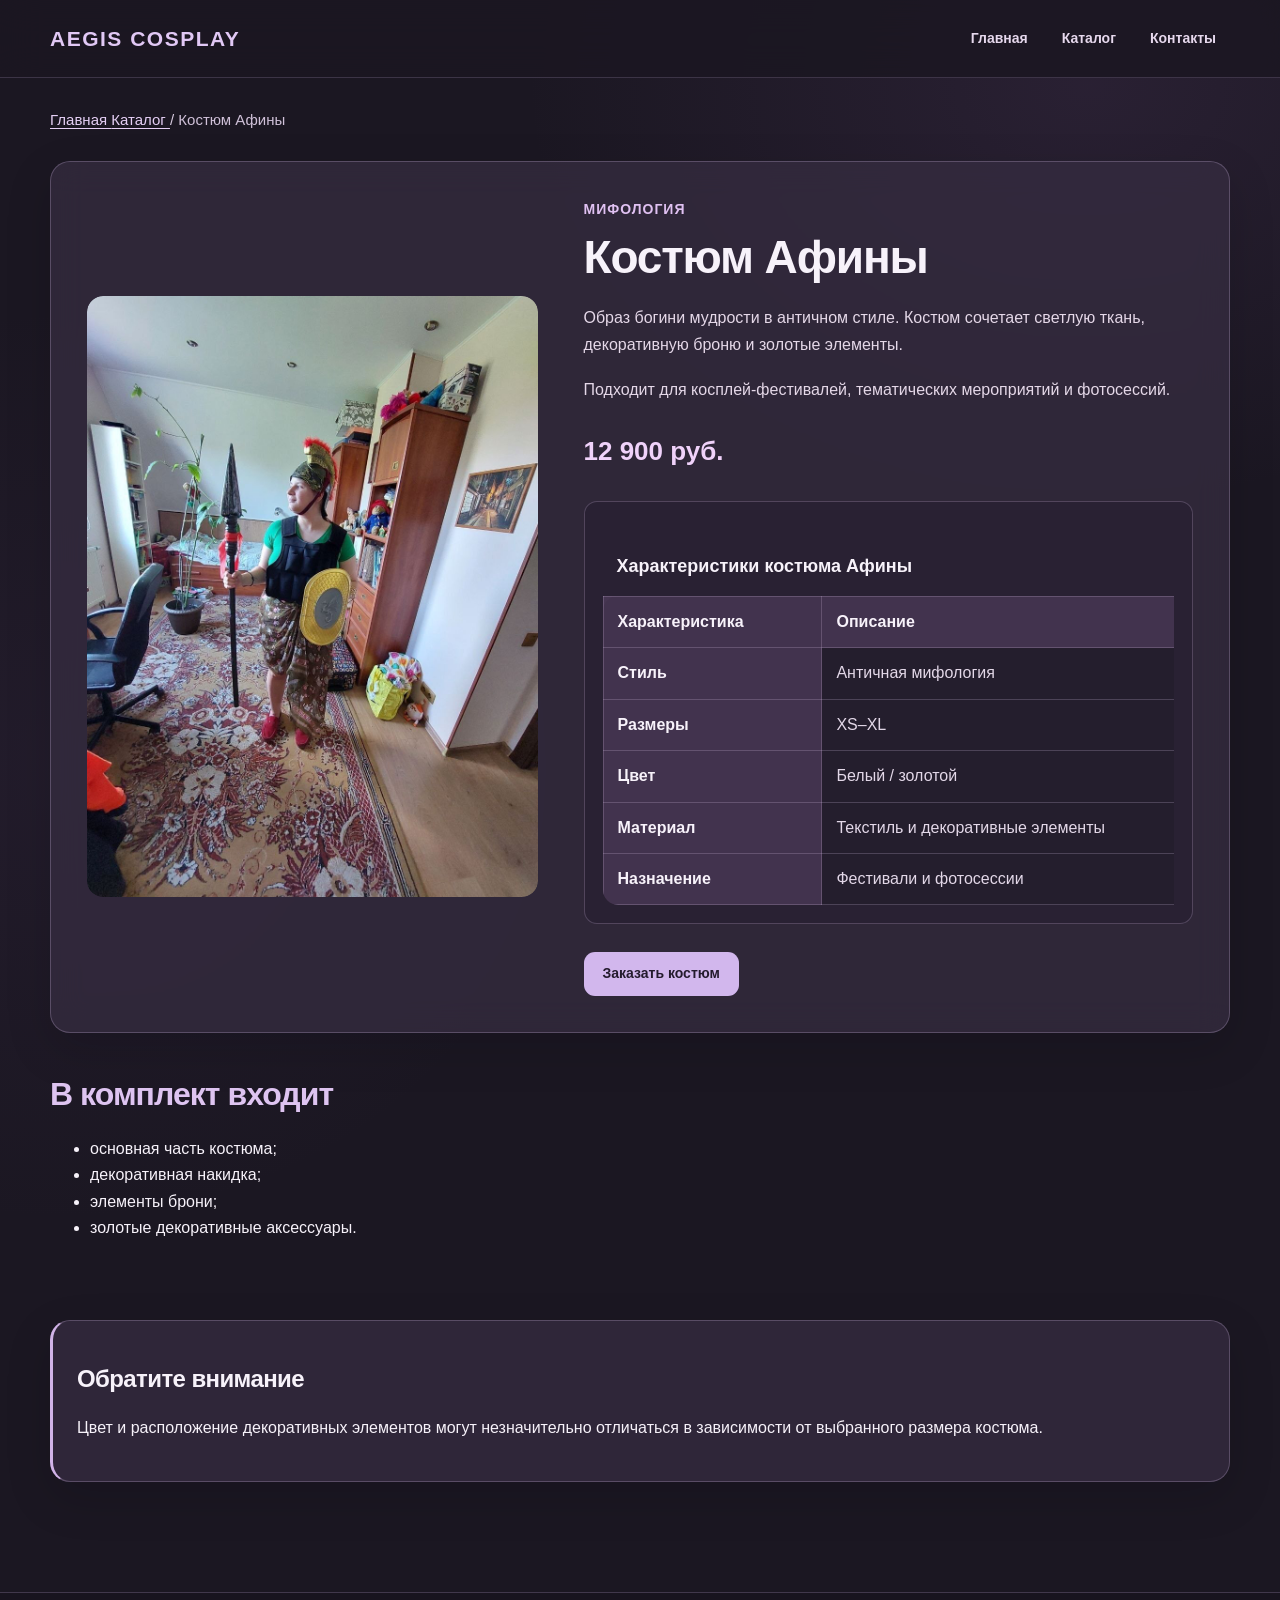
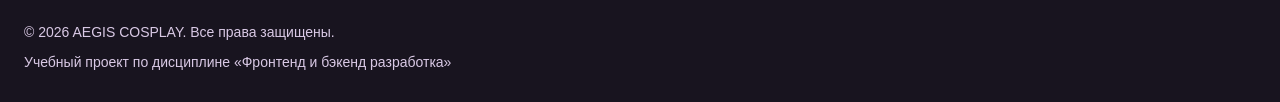
<file: product.html>
<!DOCTYPE html>
<html lang="ru">

<head>
    <!-- Практика №12: настройки страницы.
         Viewport обеспечивает правильное отображение
         адаптивной вёрстки на мобильных устройствах. -->
    <meta charset="UTF-8">

    <meta
            name="viewport"
            content="width=device-width, initial-scale=1.0"
    >

    <meta
            name="description"
            content="Косплей-костюм Афины в античном стиле — AEGIS COSPLAY."
    >

    <title>Костюм Афины — AEGIS COSPLAY</title>

    <!-- Практика №12: основные и адаптивные стили.
         responsive.css подключается после style.css,
         чтобы медиазапросы могли изменять базовую вёрстку. -->
    <link rel="stylesheet" href="css/style.css">
    <link rel="stylesheet" href="css/responsive.css">

    <!-- Метаданные для предпросмотра ссылки на страницу товара. -->
    <meta property="og:type" content="website">

    <meta
            property="og:title"
            content="Костюм Афины — AEGIS COSPLAY"
    >

    <meta
            property="og:description"
            content="Косплей-костюм богини Афины с декоративной бронёй и золотыми элементами."
    >

    <meta
            property="og:image"
            content="images/athena.jpg"
    >
</head>

<body>

<!-- Практика №13: ссылка пропуска навигации.
     Позволяет перейти сразу к основному содержимому
     при использовании клавиши Tab. -->
<a class="skip-link" href="#main">
    Перейти к основному содержимому
</a>


<!-- =========================================
     ШАПКА И НАВИГАЦИЯ САЙТА
     Практика №12: адаптивная навигация
     Практика №13: семантические элементы
     ========================================= -->

<header class="site-header">

    <div class="site-header__inner">

        <!-- Логотип со ссылкой на главную страницу. -->
        <a
                class="site-header__logo"
                href="index.html"
        >
            AEGIS COSPLAY
        </a>

        <!-- nav обозначает основную навигацию.
             aria-label поясняет назначение меню
             для вспомогательных технологий. -->
        <nav
                class="site-nav"
                aria-label="Основная навигация"
        >

            <ul class="site-nav__list">

                <li class="site-nav__item">

                    <a
                            class="site-nav__link"
                            href="index.html"
                    >
                        Главная
                    </a>

                </li>

                <li class="site-nav__item">

                    <!-- Ссылка возвращает пользователя в каталог. -->
                    <a
                            class="site-nav__link"
                            href="catalog.html"
                    >
                        Каталог
                    </a>

                </li>

                <li class="site-nav__item">

                    <a
                            class="site-nav__link"
                            href="contacts.html"
                    >
                        Контакты
                    </a>

                </li>

            </ul>

        </nav>

    </div>

</header>


<!-- =========================================
     ОСНОВНОЕ СОДЕРЖИМОЕ
     Практика №13: доступная структура
     ========================================= -->

<!-- id="main" используется ссылкой пропуска.
     tabindex="-1" позволяет перенести сюда фокус. -->
<main id="main" tabindex="-1">

    <!-- Хлебные крошки показывают путь к товару.
         aria-label отличает их от основного меню. -->
    <nav
            class="breadcrumbs"
            aria-label="Хлебные крошки"
    >

        <a
                class="breadcrumbs__link"
                href="index.html"
        >
            Главная
        </a>

        <a
                class="breadcrumbs__link"
                href="catalog.html"
        >
            Каталог
        </a>

        <!-- Название текущей страницы без ссылки. -->
        <span class="breadcrumbs__current">
            Костюм Афины
        </span>

    </nav>


    <!-- =========================================
         КАРТОЧКА ТОВАРА
         Практика №12: адаптивная CSS Grid
         ========================================= -->

    <!-- На мобильном экране изображение и описание
         идут друг под другом. На широких экранах
         располагаются в две колонки. -->
    <section class="product">

        <!-- Фотография товара.
             Практика №12: CSS ограничивает размер
             изображения и сохраняет пропорции.
             Практика №13: alt описывает фотографию. -->
        <div class="product__image-wrapper">

            <img
                    class="product__image"
                    src="images/athena.jpg"
                    alt="Косплей-костюм Афины"
            >

        </div>


        <!-- Текстовая информация о товаре. -->
        <div class="product__content">

            <!-- Категория товара. -->
            <p class="product__category">
                Мифология
            </p>

            <!-- Практика №13: основной заголовок h1.
                 На странице используется один h1. -->
            <h1 class="product__title">
                Костюм Афины
            </h1>

            <!-- Основное описание костюма. -->
            <p class="product__description">
                Образ богини мудрости в античном стиле.
                Костюм сочетает светлую ткань,
                декоративную броню и золотые элементы.
            </p>

            <!-- Дополнительная информация о назначении. -->
            <p class="product__description">
                Подходит для косплей-фестивалей,
                тематических мероприятий и фотосессий.
            </p>

            <!-- Цена товара. -->
            <p class="product__price">
                12 900 руб.
            </p>


            <!-- =================================
                 ТАБЛИЦА ХАРАКТЕРИСТИК
                 Практики №12 и №13
                 ================================= -->

            <!-- Таблица обёрнута в отдельный контейнер.
                 Практика №12: table-wrapper включает
                 горизонтальную прокрутку на узких экранах,
                 не увеличивая ширину всей страницы. -->
            <div class="product__details">

                <div class="table-wrapper">

                    <!-- Используется настоящая HTML-таблица,
                         чтобы сохранить смысловую структуру данных. -->
                    <table class="product-table">

                        <!-- Практика №13: caption сообщает
                             название таблицы. -->
                        <caption class="product-table__caption">
                            Характеристики костюма Афины
                        </caption>

                        <!-- Заголовки столбцов таблицы. -->
                        <thead>

                        <tr>
                            <!-- scope="col" связывает заголовки
                                 с соответствующими столбцами. -->
                            <th scope="col">Характеристика</th>
                            <th scope="col">Описание</th>
                        </tr>

                        </thead>

                        <!-- Основные характеристики костюма. -->
                        <tbody>

                        <tr>
                            <!-- scope="row" обозначает
                                 заголовок текущей строки. -->
                            <th scope="row">Стиль</th>
                            <td>Античная мифология</td>
                        </tr>

                        <tr>
                            <th scope="row">Размеры</th>
                            <td>XS–XL</td>
                        </tr>

                        <tr>
                            <th scope="row">Цвет</th>
                            <td>Белый / золотой</td>
                        </tr>

                        <tr>
                            <th scope="row">Материал</th>
                            <td>
                                Текстиль и декоративные элементы
                            </td>
                        </tr>

                        <tr>
                            <th scope="row">Назначение</th>
                            <td>
                                Фестивали и фотосессии
                            </td>
                        </tr>

                        </tbody>

                    </table>

                </div>

            </div>


            <!-- =================================
                 ПЕРЕХОД К ОФОРМЛЕНИЮ ЗАКАЗА
                 ================================= -->

            <!-- Практика №13: используется ссылка,
                 поскольку элемент открывает другую страницу.
                 Параметр product=athena передаёт выбранный
                 товар на страницу оформления заказа. -->
            <a
                    class="button button--primary"
                    href="order.html?product=athena"
            >
                Заказать костюм
            </a>

        </div>

    </section>


    <!-- =========================================
         КОМПЛЕКТАЦИЯ ТОВАРА
         ========================================= -->

    <!-- Секция содержит дополнительную информацию.
         h2 продолжает логическую структуру заголовков. -->
    <section class="section">

        <h2 class="section__title">
            В комплект входит
        </h2>

        <!-- Маркированный список элементов комплекта. -->
        <ul>

            <li>
                основная часть костюма;
            </li>

            <li>
                декоративная накидка;
            </li>

            <li>
                элементы брони;
            </li>

            <li>
                золотые декоративные аксессуары.
            </li>

        </ul>

    </section>


    <!-- =========================================
         ДОПОЛНИТЕЛЬНАЯ ИНФОРМАЦИЯ
         Практика №13: семантический aside
         ========================================= -->

    <!-- aside используется для примечания,
         которое дополняет основное описание товара. -->
    <aside class="aside-info">

        <h2>
            Обратите внимание
        </h2>

        <p>
            Цвет и расположение декоративных элементов
            могут незначительно отличаться в зависимости
            от выбранного размера костюма.
        </p>

    </aside>

</main>


<!-- =========================================
     ПОДВАЛ САЙТА
     Практика №14: финальная проверка
     ========================================= -->

<!-- Положение подвала на коротких страницах
     регулируется через CSS с помощью Flexbox.
     Он не перекрывает основное содержимое. -->
<footer class="site-footer">

    <p class="site-footer__text">
        &copy; 2026 AEGIS COSPLAY. Все права защищены.
    </p>

    <p class="site-footer__text">
        Учебный проект по дисциплине
        «Фронтенд и бэкенд разработка»
    </p>

</footer>

</body>

</html>
</file>
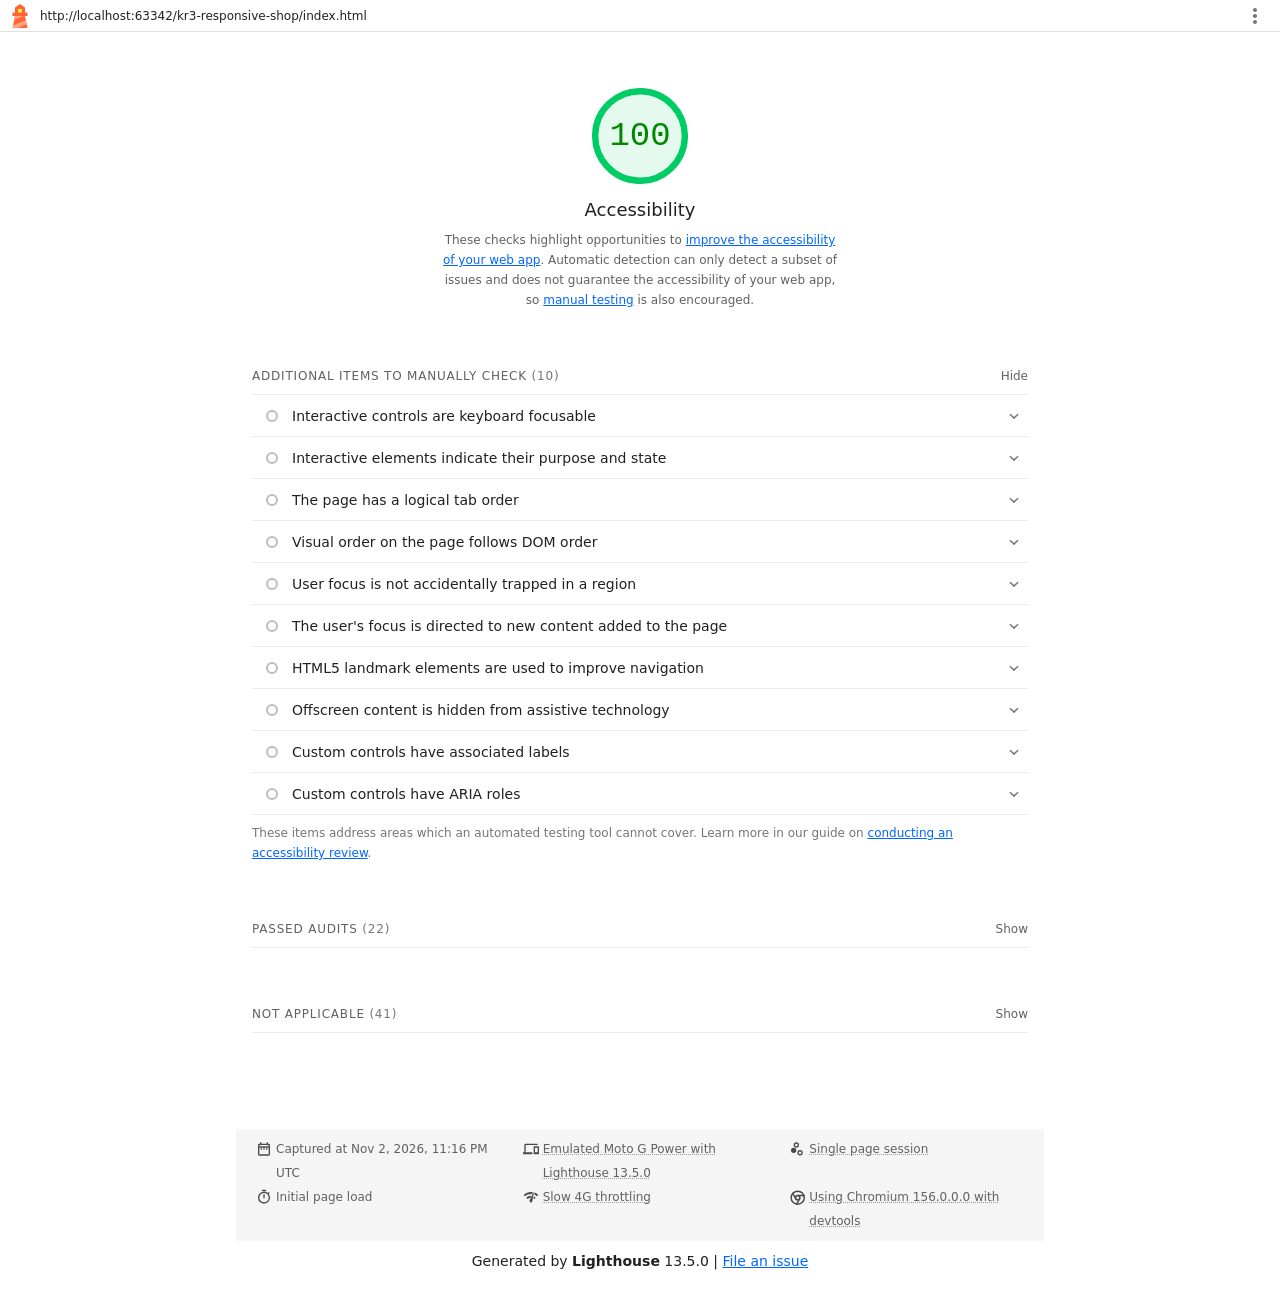
<file: lighthouse/accessibility-report.html>
<!--
@license
Copyright 2018 Google LLC
SPDX-License-Identifier: Apache-2.0
-->
<!doctype html>
<html lang="en">
<head>
  <meta charset="utf-8">
  <meta name="viewport" content="width=device-width, initial-scale=1, minimum-scale=1">
  <link rel="icon" href='data:image/svg+xml;utf8,<svg fill="none" xmlns="http://www.w3.org/2000/svg" viewBox="0 0 48 48"><path d="m14 7 10-7 10 7v10h5v7h-5l5 24H9l5-24H9v-7h5V7Z" fill="%23F63"/><path d="M31.561 24H14l-1.689 8.105L31.561 24ZM18.983 48H9l1.022-4.907L35.723 32.27l1.663 7.98L18.983 48Z" fill="%23FFA385"/><path fill="%23FF3" d="M20.5 10h7v7h-7z"/></svg>'>
  <title>Lighthouse Report</title>
  <style>body {margin: 0}</style>
</head>
<body>
  <noscript>Lighthouse report requires JavaScript. Please enable.</noscript>

  <div id="lh-log"></div>

  <script>window.__LIGHTHOUSE_JSON__ = {"lighthouseVersion":"13.5.0","requestedUrl":"http://localhost:63342/kr3-responsive-shop/index.html","mainDocumentUrl":"http://localhost:63342/kr3-responsive-shop/index.html","finalDisplayedUrl":"http://localhost:63342/kr3-responsive-shop/index.html","finalUrl":"http://localhost:63342/kr3-responsive-shop/index.html","fetchTime":"2026-11-02T23:16:36.080Z","gatherMode":"navigation","runWarnings":[],"userAgent":"Mozilla/5.0 (Windows NT 10.0; Win64; x64) AppleWebKit/537.36 (KHTML, like Gecko) Chrome/156.0.0.0 Safari/537.36","environment":{"networkUserAgent":"Mozilla/5.0 (Linux; Android 11; moto g power (2022)) AppleWebKit/537.36 (KHTML, like Gecko) Chrome/156.0.0.0 Mobile Safari/537.36","hostUserAgent":"Mozilla/5.0 (Windows NT 10.0; Win64; x64) AppleWebKit/537.36 (KHTML, like Gecko) Chrome/156.0.0.0 Safari/537.36","benchmarkIndex":1130.5,"credits":{"axe-core":"4.13.0"}},"audits":{"accesskeys":{"id":"accesskeys","title":"`[accesskey]` values are unique","description":"Access keys let users quickly focus a part of the page. For proper navigation, each access key must be unique. [Learn more about access keys](https://dequeuniversity.com/rules/axe/4.13/accesskeys).","score":null,"scoreDisplayMode":"notApplicable"},"aria-allowed-attr":{"id":"aria-allowed-attr","title":"`[aria-*]` attributes match their roles","description":"Each ARIA `role` supports a specific subset of `aria-*` attributes. Mismatching these invalidates the `aria-*` attributes. [Learn how to match ARIA attributes to their roles](https://dequeuniversity.com/rules/axe/4.13/aria-allowed-attr).","score":1,"scoreDisplayMode":"binary","details":{"type":"table","headings":[{"key":"node","valueType":"node","subItemsHeading":{"key":"relatedNode","valueType":"node"},"label":"Failing Elements"}],"items":[]}},"aria-allowed-role":{"id":"aria-allowed-role","title":"Uses ARIA roles only on compatible elements","description":"Many HTML elements can only be assigned certain ARIA roles. Using ARIA roles where they are not allowed can interfere with the accessibility of the web page. [Learn more about ARIA roles](https://dequeuniversity.com/rules/axe/4.13/aria-allowed-role).","score":null,"scoreDisplayMode":"notApplicable"},"aria-command-name":{"id":"aria-command-name","title":"`button`, `link`, and `menuitem` elements have accessible names","description":"When an element doesn't have an accessible name, screen readers announce it with a generic name, making it unusable for users who rely on screen readers. [Learn how to make command elements more accessible](https://dequeuniversity.com/rules/axe/4.13/aria-command-name).","score":null,"scoreDisplayMode":"notApplicable"},"aria-conditional-attr":{"id":"aria-conditional-attr","title":"ARIA attributes are used as specified for the element's role","description":"Some ARIA attributes are only allowed on an element under certain conditions. [Learn more about conditional ARIA attributes](https://dequeuniversity.com/rules/axe/4.13/aria-conditional-attr).","score":1,"scoreDisplayMode":"binary","details":{"type":"table","headings":[{"key":"node","valueType":"node","subItemsHeading":{"key":"relatedNode","valueType":"node"},"label":"Failing Elements"}],"items":[]}},"aria-deprecated-role":{"id":"aria-deprecated-role","title":"Deprecated ARIA roles were not used","description":"Deprecated ARIA roles may not be processed correctly by assistive technology. [Learn more about deprecated ARIA roles](https://dequeuniversity.com/rules/axe/4.13/aria-deprecated-role).","score":null,"scoreDisplayMode":"notApplicable"},"aria-dialog-name":{"id":"aria-dialog-name","title":"Elements with `role=\"dialog\"` or `role=\"alertdialog\"` have accessible names.","description":"ARIA dialog elements without accessible names may prevent screen readers users from discerning the purpose of these elements. [Learn how to make ARIA dialog elements more accessible](https://dequeuniversity.com/rules/axe/4.13/aria-dialog-name).","score":null,"scoreDisplayMode":"notApplicable"},"aria-hidden-body":{"id":"aria-hidden-body","title":"`[aria-hidden=\"true\"]` is not present on the document `\u003cbody>`","description":"Assistive technologies, like screen readers, work inconsistently when `aria-hidden=\"true\"` is set on the document `\u003cbody>`. [Learn how `aria-hidden` affects the document body](https://dequeuniversity.com/rules/axe/4.13/aria-hidden-body).","score":1,"scoreDisplayMode":"binary","details":{"type":"table","headings":[{"key":"node","valueType":"node","subItemsHeading":{"key":"relatedNode","valueType":"node"},"label":"Failing Elements"}],"items":[]}},"aria-hidden-focus":{"id":"aria-hidden-focus","title":"`[aria-hidden=\"true\"]` elements do not contain focusable descendents","description":"Focusable descendents within an `[aria-hidden=\"true\"]` element prevent those interactive elements from being available to users of assistive technologies like screen readers. [Learn how `aria-hidden` affects focusable elements](https://dequeuniversity.com/rules/axe/4.13/aria-hidden-focus).","score":1,"scoreDisplayMode":"binary","details":{"type":"table","headings":[{"key":"node","valueType":"node","subItemsHeading":{"key":"relatedNode","valueType":"node"},"label":"Failing Elements"}],"items":[]}},"aria-input-field-name":{"id":"aria-input-field-name","title":"ARIA input fields have accessible names","description":"When an input field doesn't have an accessible name, screen readers announce it with a generic name, making it unusable for users who rely on screen readers. [Learn more about input field labels](https://dequeuniversity.com/rules/axe/4.13/aria-input-field-name).","score":null,"scoreDisplayMode":"notApplicable"},"aria-meter-name":{"id":"aria-meter-name","title":"ARIA `meter` elements have accessible names","description":"When a meter element doesn't have an accessible name, screen readers announce it with a generic name, making it unusable for users who rely on screen readers. [Learn how to name `meter` elements](https://dequeuniversity.com/rules/axe/4.13/aria-meter-name).","score":null,"scoreDisplayMode":"notApplicable"},"aria-progressbar-name":{"id":"aria-progressbar-name","title":"ARIA `progressbar` elements have accessible names","description":"When a `progressbar` element doesn't have an accessible name, screen readers announce it with a generic name, making it unusable for users who rely on screen readers. [Learn how to label `progressbar` elements](https://dequeuniversity.com/rules/axe/4.13/aria-progressbar-name).","score":null,"scoreDisplayMode":"notApplicable"},"aria-prohibited-attr":{"id":"aria-prohibited-attr","title":"Elements use only permitted ARIA attributes","description":"Using ARIA attributes in roles where they are prohibited can mean that important information is not communicated to users of assistive technologies. [Learn more about prohibited ARIA roles](https://dequeuniversity.com/rules/axe/4.13/aria-prohibited-attr).","score":1,"scoreDisplayMode":"binary","details":{"type":"table","headings":[{"key":"node","valueType":"node","subItemsHeading":{"key":"relatedNode","valueType":"node"},"label":"Failing Elements"}],"items":[]}},"aria-required-attr":{"id":"aria-required-attr","title":"`[role]`s have all required `[aria-*]` attributes","description":"Some ARIA roles have required attributes that describe the state of the element to screen readers. [Learn more about roles and required attributes](https://dequeuniversity.com/rules/axe/4.13/aria-required-attr).","score":null,"scoreDisplayMode":"notApplicable"},"aria-required-children":{"id":"aria-required-children","title":"Elements with an ARIA `[role]` that require children to contain a specific `[role]` have all required children.","description":"Some ARIA parent roles must contain specific child roles to perform their intended accessibility functions. [Learn more about roles and required children elements](https://dequeuniversity.com/rules/axe/4.13/aria-required-children).","score":null,"scoreDisplayMode":"notApplicable"},"aria-required-parent":{"id":"aria-required-parent","title":"`[role]`s are contained by their required parent element","description":"Some ARIA child roles must be contained by specific parent roles to properly perform their intended accessibility functions. [Learn more about ARIA roles and required parent element](https://dequeuniversity.com/rules/axe/4.13/aria-required-parent).","score":null,"scoreDisplayMode":"notApplicable"},"aria-roles":{"id":"aria-roles","title":"`[role]` values are valid","description":"ARIA roles must have valid values in order to perform their intended accessibility functions. [Learn more about valid ARIA roles](https://dequeuniversity.com/rules/axe/4.13/aria-roles).","score":null,"scoreDisplayMode":"notApplicable"},"aria-text":{"id":"aria-text","title":"Elements with the `role=text` attribute do not have focusable descendents.","description":"Adding `role=text` around a text node split by markup enables VoiceOver to treat it as one phrase, but the element's focusable descendents will not be announced. [Learn more about the `role=text` attribute](https://dequeuniversity.com/rules/axe/4.13/aria-text).","score":null,"scoreDisplayMode":"notApplicable"},"aria-toggle-field-name":{"id":"aria-toggle-field-name","title":"ARIA toggle fields have accessible names","description":"When a toggle field doesn't have an accessible name, screen readers announce it with a generic name, making it unusable for users who rely on screen readers. [Learn more about toggle fields](https://dequeuniversity.com/rules/axe/4.13/aria-toggle-field-name).","score":null,"scoreDisplayMode":"notApplicable"},"aria-tooltip-name":{"id":"aria-tooltip-name","title":"ARIA `tooltip` elements have accessible names","description":"When a tooltip element doesn't have an accessible name, screen readers announce it with a generic name, making it unusable for users who rely on screen readers. [Learn how to name `tooltip` elements](https://dequeuniversity.com/rules/axe/4.13/aria-tooltip-name).","score":null,"scoreDisplayMode":"notApplicable"},"aria-treeitem-name":{"id":"aria-treeitem-name","title":"ARIA `treeitem` elements have accessible names","description":"When a `treeitem` element doesn't have an accessible name, screen readers announce it with a generic name, making it unusable for users who rely on screen readers. [Learn more about labeling `treeitem` elements](https://dequeuniversity.com/rules/axe/4.13/aria-treeitem-name).","score":null,"scoreDisplayMode":"notApplicable"},"aria-valid-attr-value":{"id":"aria-valid-attr-value","title":"`[aria-*]` attributes have valid values","description":"Assistive technologies, like screen readers, can't interpret ARIA attributes with invalid values. [Learn more about valid values for ARIA attributes](https://dequeuniversity.com/rules/axe/4.13/aria-valid-attr-value).","score":1,"scoreDisplayMode":"binary","details":{"type":"table","headings":[{"key":"node","valueType":"node","subItemsHeading":{"key":"relatedNode","valueType":"node"},"label":"Failing Elements"}],"items":[]}},"aria-valid-attr":{"id":"aria-valid-attr","title":"`[aria-*]` attributes are valid and not misspelled","description":"Assistive technologies, like screen readers, can't interpret ARIA attributes with invalid names. [Learn more about valid ARIA attributes](https://dequeuniversity.com/rules/axe/4.13/aria-valid-attr).","score":1,"scoreDisplayMode":"binary","details":{"type":"table","headings":[{"key":"node","valueType":"node","subItemsHeading":{"key":"relatedNode","valueType":"node"},"label":"Failing Elements"}],"items":[]}},"button-name":{"id":"button-name","title":"Buttons have an accessible name","description":"When a button doesn't have an accessible name, screen readers announce it as \"button\", making it unusable for users who rely on screen readers. [Learn how to make buttons more accessible](https://dequeuniversity.com/rules/axe/4.13/button-name).","score":1,"scoreDisplayMode":"binary","details":{"type":"table","headings":[{"key":"node","valueType":"node","subItemsHeading":{"key":"relatedNode","valueType":"node"},"label":"Failing Elements"}],"items":[]}},"bypass":{"id":"bypass","title":"The page contains a heading, skip link, or landmark region","description":"Adding ways to bypass repetitive content lets keyboard users navigate the page more efficiently. [Learn more about bypass blocks](https://dequeuniversity.com/rules/axe/4.13/bypass).","score":null,"scoreDisplayMode":"notApplicable"},"color-contrast":{"id":"color-contrast","title":"Background and foreground colors have a sufficient contrast ratio","description":"Low-contrast text is difficult or impossible for many users to read. [Learn how to provide sufficient color contrast](https://dequeuniversity.com/rules/axe/4.13/color-contrast).","score":1,"scoreDisplayMode":"binary","details":{"type":"table","headings":[{"key":"node","valueType":"node","subItemsHeading":{"key":"relatedNode","valueType":"node"},"label":"Failing Elements"}],"items":[]}},"definition-list":{"id":"definition-list","title":"`\u003cdl>`'s contain only properly-ordered `\u003cdt>` and `\u003cdd>` groups, `\u003cscript>`, `\u003ctemplate>` or `\u003cdiv>` elements.","description":"When definition lists are not properly marked up, screen readers may produce confusing or inaccurate output. [Learn how to structure definition lists correctly](https://dequeuniversity.com/rules/axe/4.13/definition-list).","score":null,"scoreDisplayMode":"notApplicable"},"dlitem":{"id":"dlitem","title":"Definition list items are wrapped in `\u003cdl>` elements","description":"Definition list items (`\u003cdt>` and `\u003cdd>`) must be wrapped in a parent `\u003cdl>` element to ensure that screen readers can properly announce them. [Learn how to structure definition lists correctly](https://dequeuniversity.com/rules/axe/4.13/dlitem).","score":null,"scoreDisplayMode":"notApplicable"},"document-title":{"id":"document-title","title":"Document has a `\u003ctitle>` element","description":"The title gives screen reader users an overview of the page, and search engine users rely on it heavily to determine if a page is relevant to their search. [Learn more about document titles](https://dequeuniversity.com/rules/axe/4.13/document-title).","score":1,"scoreDisplayMode":"binary","details":{"type":"table","headings":[{"key":"node","valueType":"node","subItemsHeading":{"key":"relatedNode","valueType":"node"},"label":"Failing Elements"}],"items":[]}},"duplicate-id-aria":{"id":"duplicate-id-aria","title":"ARIA IDs are unique","description":"The value of an ARIA ID must be unique to prevent other instances from being overlooked by assistive technologies. [Learn how to fix duplicate ARIA IDs](https://dequeuniversity.com/rules/axe/4.13/duplicate-id-aria).","score":null,"scoreDisplayMode":"notApplicable"},"empty-heading":{"id":"empty-heading","title":"All heading elements contain content.","description":"A heading with no content or inaccessible text prevent screen reader users from accessing information on the page's structure. [Learn more about headings](https://dequeuniversity.com/rules/axe/4.13/empty-heading).","score":null,"scoreDisplayMode":"notApplicable"},"form-field-multiple-labels":{"id":"form-field-multiple-labels","title":"No form fields have multiple labels","description":"Form fields with multiple labels can be confusingly announced by assistive technologies like screen readers which use either the first, the last, or all of the labels. [Learn how to use form labels](https://dequeuniversity.com/rules/axe/4.13/form-field-multiple-labels).","score":null,"scoreDisplayMode":"notApplicable"},"frame-title":{"id":"frame-title","title":"`\u003cframe>` or `\u003ciframe>` elements have a title","description":"Screen reader users rely on frame titles to describe the contents of frames. [Learn more about frame titles](https://dequeuniversity.com/rules/axe/4.13/frame-title).","score":null,"scoreDisplayMode":"notApplicable"},"heading-order":{"id":"heading-order","title":"Heading elements appear in a sequentially-descending order","description":"Properly ordered headings that do not skip levels convey the semantic structure of the page, making it easier to navigate and understand when using assistive technologies. [Learn more about heading order](https://dequeuniversity.com/rules/axe/4.13/heading-order).","score":1,"scoreDisplayMode":"binary","details":{"type":"table","headings":[{"key":"node","valueType":"node","subItemsHeading":{"key":"relatedNode","valueType":"node"},"label":"Failing Elements"}],"items":[]}},"html-has-lang":{"id":"html-has-lang","title":"`\u003chtml>` element has a `[lang]` attribute","description":"If a page doesn't specify a `lang` attribute, a screen reader assumes that the page is in the default language that the user chose when setting up the screen reader. If the page isn't actually in the default language, then the screen reader might not announce the page's text correctly. [Learn more about the `lang` attribute](https://dequeuniversity.com/rules/axe/4.13/html-has-lang).","score":1,"scoreDisplayMode":"binary","details":{"type":"table","headings":[{"key":"node","valueType":"node","subItemsHeading":{"key":"relatedNode","valueType":"node"},"label":"Failing Elements"}],"items":[]}},"html-lang-valid":{"id":"html-lang-valid","title":"`\u003chtml>` element has a valid value for its `[lang]` attribute","description":"Specifying a valid [BCP 47 language](https://www.w3.org/International/questions/qa-choosing-language-tags#question) helps screen readers announce text properly. [Learn how to use the `lang` attribute](https://dequeuniversity.com/rules/axe/4.13/html-lang-valid).","score":1,"scoreDisplayMode":"binary","details":{"type":"table","headings":[{"key":"node","valueType":"node","subItemsHeading":{"key":"relatedNode","valueType":"node"},"label":"Failing Elements"}],"items":[]}},"html-xml-lang-mismatch":{"id":"html-xml-lang-mismatch","title":"`\u003chtml>` element has an `[xml:lang]` attribute with the same base language as the `[lang]` attribute.","description":"If the webpage does not specify a consistent language, then the screen reader might not announce the page's text correctly. [Learn more about the `lang` attribute](https://dequeuniversity.com/rules/axe/4.13/html-xml-lang-mismatch).","score":null,"scoreDisplayMode":"notApplicable"},"identical-links-same-purpose":{"id":"identical-links-same-purpose","title":"Identical links have the same purpose.","description":"Links with the same destination should have the same description, to help users understand the link's purpose and decide whether to follow it. [Learn more about identical links](https://dequeuniversity.com/rules/axe/4.13/identical-links-same-purpose).","score":null,"scoreDisplayMode":"notApplicable"},"image-alt":{"id":"image-alt","title":"Image elements have `[alt]` attributes","description":"Informative elements should aim for short, descriptive alternate text. Decorative elements can be ignored with an empty alt attribute. [Learn more about the `alt` attribute](https://dequeuniversity.com/rules/axe/4.13/image-alt).","score":1,"scoreDisplayMode":"binary","details":{"type":"table","headings":[{"key":"node","valueType":"node","subItemsHeading":{"key":"relatedNode","valueType":"node"},"label":"Failing Elements"}],"items":[]}},"image-redundant-alt":{"id":"image-redundant-alt","title":"Image elements do not have `[alt]` attributes that are redundant text.","description":"Informative elements should aim for short, descriptive alternative text. Alternative text that is exactly the same as the text adjacent to the link or image is potentially confusing for screen reader users, because the text will be read twice. [Learn more about the `alt` attribute](https://dequeuniversity.com/rules/axe/4.13/image-redundant-alt).","score":null,"scoreDisplayMode":"notApplicable"},"input-button-name":{"id":"input-button-name","title":"Input buttons have discernible text.","description":"Adding discernable and accessible text to input buttons may help screen reader users understand the purpose of the input button. [Learn more about input buttons](https://dequeuniversity.com/rules/axe/4.13/input-button-name).","score":null,"scoreDisplayMode":"notApplicable"},"input-image-alt":{"id":"input-image-alt","title":"`\u003cinput type=\"image\">` elements have `[alt]` text","description":"When an image is being used as an `\u003cinput>` button, providing alternative text can help screen reader users understand the purpose of the button. [Learn about input image alt text](https://dequeuniversity.com/rules/axe/4.13/input-image-alt).","score":null,"scoreDisplayMode":"notApplicable"},"label-content-name-mismatch":{"id":"label-content-name-mismatch","title":"Elements with visible text labels have matching accessible names.","description":"Visible text labels that do not match the accessible name can result in a confusing experience for screen reader users. [Learn more about accessible names](https://dequeuniversity.com/rules/axe/4.13/label-content-name-mismatch).","score":null,"scoreDisplayMode":"notApplicable"},"label":{"id":"label","title":"Form elements have associated labels","description":"Labels ensure that form controls are announced properly by assistive technologies, like screen readers. [Learn more about form element labels](https://dequeuniversity.com/rules/axe/4.13/label).","score":null,"scoreDisplayMode":"notApplicable"},"landmark-one-main":{"id":"landmark-one-main","title":"Document has a main landmark.","description":"One main landmark helps screen reader users navigate a web page. [Learn more about landmarks](https://dequeuniversity.com/rules/axe/4.13/landmark-one-main).","score":1,"scoreDisplayMode":"binary","details":{"type":"table","headings":[{"key":"node","valueType":"node","subItemsHeading":{"key":"relatedNode","valueType":"node"},"label":"Failing Elements"}],"items":[]}},"link-name":{"id":"link-name","title":"Links have a discernible name","description":"Link text (and alternate text for images, when used as links) that is discernible, unique, and focusable improves the navigation experience for screen reader users. [Learn how to make links accessible](https://dequeuniversity.com/rules/axe/4.13/link-name).","score":1,"scoreDisplayMode":"binary","details":{"type":"table","headings":[{"key":"node","valueType":"node","subItemsHeading":{"key":"relatedNode","valueType":"node"},"label":"Failing Elements"}],"items":[]}},"link-in-text-block":{"id":"link-in-text-block","title":"Links are distinguishable without relying on color.","description":"Low-contrast text is difficult or impossible for many users to read. Link text that is discernible improves the experience for users with low vision. [Learn how to make links distinguishable](https://dequeuniversity.com/rules/axe/4.13/link-in-text-block).","score":null,"scoreDisplayMode":"notApplicable"},"list":{"id":"list","title":"Lists contain only `\u003cli>` elements and script supporting elements (`\u003cscript>` and `\u003ctemplate>`).","description":"Screen readers have a specific way of announcing lists. Ensuring proper list structure aids screen reader output. [Learn more about proper list structure](https://dequeuniversity.com/rules/axe/4.13/list).","score":1,"scoreDisplayMode":"binary","details":{"type":"table","headings":[{"key":"node","valueType":"node","subItemsHeading":{"key":"relatedNode","valueType":"node"},"label":"Failing Elements"}],"items":[]}},"listitem":{"id":"listitem","title":"List items (`\u003cli>`) are contained within `\u003cul>`, `\u003col>` or `\u003cmenu>` parent elements","description":"Screen readers require list items (`\u003cli>`) to be contained within a parent `\u003cul>`, `\u003col>` or `\u003cmenu>` to be announced properly. [Learn more about proper list structure](https://dequeuniversity.com/rules/axe/4.13/listitem).","score":1,"scoreDisplayMode":"binary","details":{"type":"table","headings":[{"key":"node","valueType":"node","subItemsHeading":{"key":"relatedNode","valueType":"node"},"label":"Failing Elements"}],"items":[]}},"meta-refresh":{"id":"meta-refresh","title":"The document does not use `\u003cmeta http-equiv=\"refresh\">`","description":"Users do not expect a page to refresh automatically, and doing so will move focus back to the top of the page. This may create a frustrating or confusing experience. [Learn more about the refresh meta tag](https://dequeuniversity.com/rules/axe/4.13/meta-refresh).","score":null,"scoreDisplayMode":"notApplicable"},"meta-viewport":{"id":"meta-viewport","title":"`[user-scalable=\"no\"]` is not used in the `\u003cmeta name=\"viewport\">` element and the `[maximum-scale]` attribute is not less than 5.","description":"Disabling zooming is problematic for users with low vision who rely on screen magnification to properly see the contents of a web page. [Learn more about the viewport meta tag](https://dequeuniversity.com/rules/axe/4.13/meta-viewport).","score":1,"scoreDisplayMode":"binary","details":{"type":"table","headings":[{"key":"node","valueType":"node","subItemsHeading":{"key":"relatedNode","valueType":"node"},"label":"Failing Elements"}],"items":[]}},"object-alt":{"id":"object-alt","title":"`\u003cobject>` elements have alternate text","description":"Screen readers cannot translate non-text content. Adding alternate text to `\u003cobject>` elements helps screen readers convey meaning to users. [Learn more about alt text for `object` elements](https://dequeuniversity.com/rules/axe/4.13/object-alt).","score":null,"scoreDisplayMode":"notApplicable"},"select-name":{"id":"select-name","title":"Select elements have associated label elements.","description":"Form elements without effective labels can create frustrating experiences for screen reader users. [Learn more about the `select` element](https://dequeuniversity.com/rules/axe/4.13/select-name).","score":null,"scoreDisplayMode":"notApplicable"},"skip-link":{"id":"skip-link","title":"Skip links are focusable.","description":"Including a skip link can help users skip to the main content to save time. [Learn more about skip links](https://dequeuniversity.com/rules/axe/4.13/skip-link).","score":1,"scoreDisplayMode":"binary","details":{"type":"table","headings":[{"key":"node","valueType":"node","subItemsHeading":{"key":"relatedNode","valueType":"node"},"label":"Failing Elements"}],"items":[]}},"tabindex":{"id":"tabindex","title":"No element has a `[tabindex]` value greater than 0","description":"A value greater than 0 implies an explicit navigation ordering. Although technically valid, this often creates frustrating experiences for users who rely on assistive technologies. [Learn more about the `tabindex` attribute](https://dequeuniversity.com/rules/axe/4.13/tabindex).","score":1,"scoreDisplayMode":"binary","details":{"type":"table","headings":[{"key":"node","valueType":"node","subItemsHeading":{"key":"relatedNode","valueType":"node"},"label":"Failing Elements"}],"items":[]}},"table-duplicate-name":{"id":"table-duplicate-name","title":"Tables have different content in the summary attribute and `\u003ccaption>`.","description":"The summary attribute should describe the table structure, while `\u003ccaption>` should have the onscreen title. Accurate table mark-up helps users of screen readers. [Learn more about summary and caption](https://dequeuniversity.com/rules/axe/4.13/table-duplicate-name).","score":null,"scoreDisplayMode":"notApplicable"},"table-fake-caption":{"id":"table-fake-caption","title":"Tables use `\u003ccaption>` instead of cells with the `[colspan]` attribute to indicate a caption.","description":"Screen readers have features to make navigating tables easier. Ensuring that tables use the actual caption element instead of cells with the `[colspan]` attribute may improve the experience for screen reader users. [Learn more about captions](https://dequeuniversity.com/rules/axe/4.13/table-fake-caption).","score":null,"scoreDisplayMode":"notApplicable"},"target-size":{"id":"target-size","title":"Touch targets have sufficient size and spacing.","description":"Touch targets with sufficient size and spacing help users who may have difficulty targeting small controls to activate the targets. [Learn more about touch targets](https://dequeuniversity.com/rules/axe/4.13/target-size).","score":1,"scoreDisplayMode":"binary","details":{"type":"table","headings":[{"key":"node","valueType":"node","subItemsHeading":{"key":"relatedNode","valueType":"node"},"label":"Failing Elements"}],"items":[]}},"td-has-header":{"id":"td-has-header","title":"`\u003ctd>` elements in a large `\u003ctable>` have one or more table headers.","description":"Screen readers have features to make navigating tables easier. Ensuring that `\u003ctd>` elements in a large table (3 or more cells in width and height) have an associated table header may improve the experience for screen reader users. [Learn more about table headers](https://dequeuniversity.com/rules/axe/4.13/td-has-header).","score":null,"scoreDisplayMode":"notApplicable"},"td-headers-attr":{"id":"td-headers-attr","title":"Cells in a `\u003ctable>` element that use the `[headers]` attribute refer to table cells within the same table.","description":"Screen readers have features to make navigating tables easier. Ensuring `\u003ctd>` cells using the `[headers]` attribute only refer to other cells in the same table may improve the experience for screen reader users. [Learn more about the `headers` attribute](https://dequeuniversity.com/rules/axe/4.13/td-headers-attr).","score":null,"scoreDisplayMode":"notApplicable"},"th-has-data-cells":{"id":"th-has-data-cells","title":"`\u003cth>` elements and elements with `[role=\"columnheader\"/\"rowheader\"]` have data cells they describe.","description":"Screen readers have features to make navigating tables easier. Ensuring table headers always refer to some set of cells may improve the experience for screen reader users. [Learn more about table headers](https://dequeuniversity.com/rules/axe/4.13/th-has-data-cells).","score":null,"scoreDisplayMode":"notApplicable"},"valid-lang":{"id":"valid-lang","title":"`[lang]` attributes have a valid value","description":"Specifying a valid [BCP 47 language](https://www.w3.org/International/questions/qa-choosing-language-tags#question) on elements helps ensure that text is pronounced correctly by a screen reader. [Learn how to use the `lang` attribute](https://dequeuniversity.com/rules/axe/4.13/valid-lang).","score":null,"scoreDisplayMode":"notApplicable"},"video-caption":{"id":"video-caption","title":"`\u003cvideo>` elements contain a `\u003ctrack>` element with `[kind=\"captions\"]`","description":"When a video provides a caption it is easier for deaf and hearing impaired users to access its information. [Learn more about video captions](https://dequeuniversity.com/rules/axe/4.13/video-caption).","score":null,"scoreDisplayMode":"notApplicable"},"custom-controls-labels":{"id":"custom-controls-labels","title":"Custom controls have associated labels","description":"Custom interactive controls have associated labels, provided by aria-label or aria-labelledby. [Learn more about custom controls and labels](https://developer.chrome.com/docs/lighthouse/accessibility/custom-controls-labels/).","score":null,"scoreDisplayMode":"manual"},"custom-controls-roles":{"id":"custom-controls-roles","title":"Custom controls have ARIA roles","description":"Custom interactive controls have appropriate ARIA roles. [Learn how to add roles to custom controls](https://developer.chrome.com/docs/lighthouse/accessibility/custom-control-roles/).","score":null,"scoreDisplayMode":"manual"},"focus-traps":{"id":"focus-traps","title":"User focus is not accidentally trapped in a region","description":"A user can tab into and out of any control or region without accidentally trapping their focus. [Learn how to avoid focus traps](https://developer.chrome.com/docs/lighthouse/accessibility/focus-traps/).","score":null,"scoreDisplayMode":"manual"},"focusable-controls":{"id":"focusable-controls","title":"Interactive controls are keyboard focusable","description":"Custom interactive controls are keyboard focusable and display a focus indicator. [Learn how to make custom controls focusable](https://developer.chrome.com/docs/lighthouse/accessibility/focusable-controls/).","score":null,"scoreDisplayMode":"manual"},"interactive-element-affordance":{"id":"interactive-element-affordance","title":"Interactive elements indicate their purpose and state","description":"Interactive elements, such as links and buttons, should indicate their state and be distinguishable from non-interactive elements. [Learn how to decorate interactive elements with affordance hints](https://developer.chrome.com/docs/lighthouse/accessibility/interactive-element-affordance/).","score":null,"scoreDisplayMode":"manual"},"logical-tab-order":{"id":"logical-tab-order","title":"The page has a logical tab order","description":"Tabbing through the page follows the visual layout. Users cannot focus elements that are offscreen. [Learn more about logical tab ordering](https://developer.chrome.com/docs/lighthouse/accessibility/logical-tab-order/).","score":null,"scoreDisplayMode":"manual"},"managed-focus":{"id":"managed-focus","title":"The user's focus is directed to new content added to the page","description":"If new content, such as a dialog, is added to the page, the user's focus is directed to it. [Learn how to direct focus to new content](https://developer.chrome.com/docs/lighthouse/accessibility/managed-focus/).","score":null,"scoreDisplayMode":"manual"},"offscreen-content-hidden":{"id":"offscreen-content-hidden","title":"Offscreen content is hidden from assistive technology","description":"Offscreen content is hidden with display: none or aria-hidden=true. [Learn how to properly hide offscreen content](https://developer.chrome.com/docs/lighthouse/accessibility/offscreen-content-hidden/).","score":null,"scoreDisplayMode":"manual"},"use-landmarks":{"id":"use-landmarks","title":"HTML5 landmark elements are used to improve navigation","description":"Landmark elements (`\u003cmain>`, `\u003cnav>`, etc.) are used to improve the keyboard navigation of the page for assistive technology. [Learn more about landmark elements](https://developer.chrome.com/docs/lighthouse/accessibility/use-landmarks/).","score":null,"scoreDisplayMode":"manual"},"visual-order-follows-dom":{"id":"visual-order-follows-dom","title":"Visual order on the page follows DOM order","description":"DOM order matches the visual order, improving navigation for assistive technology. [Learn more about DOM and visual ordering](https://developer.chrome.com/docs/lighthouse/accessibility/visual-order-follows-dom/).","score":null,"scoreDisplayMode":"manual"},"autocomplete-valid":{"id":"autocomplete-valid","title":"`autocomplete` attributes are used correctly","description":"The `autocomplete` attribute values must be valid and correctly applied for screen readers to function correctly. [Learn more about valid autocomplete values](https://dequeuniversity.com/rules/axe/4.13/autocomplete-valid).","score":null,"scoreDisplayMode":"notApplicable"},"presentation-role-conflict":{"id":"presentation-role-conflict","title":"Elements with `role=\"none\"` or `role=\"presentation\"` do not have conflicts","description":"There are certain cases where the semantic role of an element with `role=\"none\"` or `role=\"presentation\"` does not resolve to none or presentation. To ensure the element remains removed from the accessibility tree, you should not add any global ARIA attributes to the element or make it focusable. [Learn more about presentation role conflict](https://dequeuniversity.com/rules/axe/4.13/presentation-role-conflict).","score":null,"scoreDisplayMode":"notApplicable"},"svg-img-alt":{"id":"svg-img-alt","title":"SVG elements with an `img` role have an accessible text alternative","description":"Ensures SVG elements with an `img`, `graphics-document` or `graphics-symbol` role have an accessible text alternative. [Learn more about SVG alt text](https://dequeuniversity.com/rules/axe/4.13/svg-img-alt).","score":null,"scoreDisplayMode":"notApplicable"}},"configSettings":{"output":"json","maxWaitForFcp":30000,"maxWaitForLoad":45000,"pauseAfterFcpMs":1000,"pauseAfterLoadMs":1000,"networkQuietThresholdMs":1000,"cpuQuietThresholdMs":1000,"formFactor":"mobile","throttling":{"rttMs":150,"throughputKbps":1638.4,"requestLatencyMs":562.5,"downloadThroughputKbps":1474.5600000000002,"uploadThroughputKbps":675,"cpuSlowdownMultiplier":4},"throttlingMethod":"simulate","screenEmulation":{"mobile":true,"width":412,"height":823,"deviceScaleFactor":1.75,"disabled":true},"emulatedUserAgent":"Mozilla/5.0 (Linux; Android 11; moto g power (2022)) AppleWebKit/537.36 (KHTML, like Gecko) Chrome/136.0.0.0 Mobile Safari/537.36","auditMode":false,"gatherMode":false,"clearStorageTypes":["file_systems","shader_cache","service_workers","cache_storage"],"disableStorageReset":false,"debugNavigation":false,"channel":"devtools","usePassiveGathering":false,"disableFullPageScreenshot":false,"skipAboutBlank":false,"blankPage":"about:blank","ignoreStatusCode":true,"locale":"en-US","blockedUrlPatterns":null,"additionalTraceCategories":"","extraHeaders":null,"precomputedLanternData":null,"onlyAudits":null,"onlyCategories":["accessibility"],"skipAudits":null},"categories":{"accessibility":{"title":"Accessibility","description":"These checks highlight opportunities to [improve the accessibility of your web app](https://developer.chrome.com/docs/lighthouse/accessibility/). Automatic detection can only detect a subset of issues and does not guarantee the accessibility of your web app, so [manual testing](https://web.dev/articles/how-to-review) is also encouraged.","manualDescription":"These items address areas which an automated testing tool cannot cover. Learn more in our guide on [conducting an accessibility review](https://web.dev/articles/how-to-review).","supportedModes":["navigation","snapshot"],"auditRefs":[{"id":"accesskeys","weight":0,"group":"a11y-navigation"},{"id":"aria-allowed-attr","weight":10,"group":"a11y-aria"},{"id":"aria-command-name","weight":0,"group":"a11y-aria"},{"id":"aria-conditional-attr","weight":7,"group":"a11y-aria"},{"id":"aria-deprecated-role","weight":0,"group":"a11y-aria"},{"id":"aria-dialog-name","weight":0,"group":"a11y-aria"},{"id":"aria-hidden-body","weight":10,"group":"a11y-aria"},{"id":"aria-hidden-focus","weight":7,"group":"a11y-aria"},{"id":"aria-input-field-name","weight":0,"group":"a11y-aria"},{"id":"aria-meter-name","weight":0,"group":"a11y-aria"},{"id":"aria-progressbar-name","weight":0,"group":"a11y-aria"},{"id":"aria-prohibited-attr","weight":7,"group":"a11y-aria"},{"id":"aria-required-attr","weight":0,"group":"a11y-aria"},{"id":"aria-required-children","weight":0,"group":"a11y-aria"},{"id":"aria-required-parent","weight":0,"group":"a11y-aria"},{"id":"aria-roles","weight":0,"group":"a11y-aria"},{"id":"aria-text","weight":0,"group":"a11y-aria"},{"id":"aria-toggle-field-name","weight":0,"group":"a11y-aria"},{"id":"aria-tooltip-name","weight":0,"group":"a11y-aria"},{"id":"aria-treeitem-name","weight":0,"group":"a11y-aria"},{"id":"aria-valid-attr-value","weight":10,"group":"a11y-aria"},{"id":"aria-valid-attr","weight":10,"group":"a11y-aria"},{"id":"button-name","weight":10,"group":"a11y-names-labels"},{"id":"bypass","weight":0,"group":"a11y-navigation"},{"id":"color-contrast","weight":7,"group":"a11y-color-contrast"},{"id":"definition-list","weight":0,"group":"a11y-tables-lists"},{"id":"dlitem","weight":0,"group":"a11y-tables-lists"},{"id":"document-title","weight":7,"group":"a11y-names-labels"},{"id":"duplicate-id-aria","weight":0,"group":"a11y-aria"},{"id":"form-field-multiple-labels","weight":0,"group":"a11y-names-labels"},{"id":"frame-title","weight":0,"group":"a11y-names-labels"},{"id":"heading-order","weight":3,"group":"a11y-navigation"},{"id":"html-has-lang","weight":7,"group":"a11y-language"},{"id":"html-lang-valid","weight":7,"group":"a11y-language"},{"id":"html-xml-lang-mismatch","weight":0,"group":"a11y-language"},{"id":"image-alt","weight":10,"group":"a11y-names-labels"},{"id":"input-button-name","weight":0,"group":"a11y-names-labels"},{"id":"input-image-alt","weight":0,"group":"a11y-names-labels"},{"id":"label","weight":0,"group":"a11y-names-labels"},{"id":"link-in-text-block","weight":0,"group":"a11y-color-contrast"},{"id":"link-name","weight":7,"group":"a11y-names-labels"},{"id":"list","weight":7,"group":"a11y-tables-lists"},{"id":"listitem","weight":7,"group":"a11y-tables-lists"},{"id":"meta-refresh","weight":0,"group":"a11y-best-practices"},{"id":"meta-viewport","weight":10,"group":"a11y-best-practices"},{"id":"object-alt","weight":0,"group":"a11y-names-labels"},{"id":"select-name","weight":0,"group":"a11y-names-labels"},{"id":"skip-link","weight":3,"group":"a11y-names-labels"},{"id":"tabindex","weight":7,"group":"a11y-navigation"},{"id":"target-size","weight":7,"group":"a11y-best-practices"},{"id":"td-headers-attr","weight":0,"group":"a11y-tables-lists"},{"id":"th-has-data-cells","weight":0,"group":"a11y-tables-lists"},{"id":"valid-lang","weight":0,"group":"a11y-language"},{"id":"video-caption","weight":0,"group":"a11y-audio-video"},{"id":"landmark-one-main","weight":3,"group":"a11y-best-practices"},{"id":"autocomplete-valid","weight":0,"group":"a11y-best-practices"},{"id":"presentation-role-conflict","weight":0,"group":"a11y-best-practices"},{"id":"svg-img-alt","weight":0,"group":"a11y-best-practices"},{"id":"focusable-controls","weight":0},{"id":"interactive-element-affordance","weight":0},{"id":"logical-tab-order","weight":0},{"id":"visual-order-follows-dom","weight":0},{"id":"focus-traps","weight":0},{"id":"managed-focus","weight":0},{"id":"use-landmarks","weight":0},{"id":"offscreen-content-hidden","weight":0},{"id":"custom-controls-labels","weight":0},{"id":"custom-controls-roles","weight":0},{"id":"table-duplicate-name","weight":0,"group":"a11y-best-practices"},{"id":"empty-heading","weight":0,"group":"a11y-best-practices"},{"id":"aria-allowed-role","weight":0,"group":"a11y-best-practices"},{"id":"image-redundant-alt","weight":0,"group":"a11y-names-labels"},{"id":"identical-links-same-purpose","weight":0,"group":"a11y-best-practices"},{"id":"label-content-name-mismatch","weight":0,"group":"hidden"},{"id":"table-fake-caption","weight":0,"group":"hidden"},{"id":"td-has-header","weight":0,"group":"hidden"}],"id":"accessibility","score":1}},"categoryGroups":{"metrics":{"title":"Metrics"},"insights":{"title":"Insights","description":"These insights are also available in the Chrome DevTools Performance Panel - [record a trace](https://developer.chrome.com/docs/devtools/performance/reference) to view more detailed information."},"diagnostics":{"title":"Diagnostics","description":"More information about the performance of your application. These numbers don't [directly affect](https://developer.chrome.com/docs/lighthouse/performance/performance-scoring/) the Performance score."},"a11y-best-practices":{"title":"Best practices","description":"These items highlight common accessibility best practices."},"a11y-color-contrast":{"title":"Contrast","description":"These are opportunities to improve the legibility of your content."},"a11y-names-labels":{"title":"Names and labels","description":"These are opportunities to improve the semantics of the controls in your application. This may enhance the experience for users of assistive technology, like a screen reader."},"a11y-navigation":{"title":"Navigation","description":"These are opportunities to improve keyboard navigation in your application."},"a11y-aria":{"title":"ARIA","description":"These are opportunities to improve the usage of ARIA in your application which may enhance the experience for users of assistive technology, like a screen reader."},"a11y-language":{"title":"Internationalization and localization","description":"These are opportunities to improve the interpretation of your content by users in different locales."},"a11y-audio-video":{"title":"Audio and video","description":"These are opportunities to provide alternative content for audio and video. This may improve the experience for users with hearing or vision impairments."},"a11y-tables-lists":{"title":"Tables and lists","description":"These are opportunities to improve the experience of reading tabular or list data using assistive technology, like a screen reader."},"seo-mobile":{"title":"Mobile Friendly","description":"Make sure your pages are mobile friendly so users don’t have to pinch or zoom in order to read the content pages. [Learn how to make pages mobile-friendly](https://developers.google.com/search/mobile-sites/)."},"seo-content":{"title":"Content Best Practices","description":"Format your HTML in a way that enables crawlers to better understand your app’s content."},"seo-crawl":{"title":"Crawling and Indexing","description":"To appear in search results, crawlers need access to your app."},"best-practices-trust-safety":{"title":"Trust and Safety"},"best-practices-ux":{"title":"User Experience"},"best-practices-browser-compat":{"title":"Browser Compatibility"},"best-practices-general":{"title":"General"},"webmcp":{"title":"WebMCP","description":"Audits validating WebMCP integration."},"agent-accessibility":{"title":"Agent Accessibility","description":"These audits highlight best practices for improving the accessibility of the website for AI agents."},"agent-discoverability":{"title":"Agent Discoverability","description":"These audits validate that websites expose discoverable resources, documentation, and catalogs for AI agents."},"hidden":{"title":""}},"stackPacks":[],"entities":[{"name":"localhost","origins":["http://localhost:63342"],"isFirstParty":true,"isUnrecognized":true},{"name":"kaspersky-labs.com","origins":["http://gc.kis.v2.scr.kaspersky-labs.com"],"isUnrecognized":true}],"fullPageScreenshot":{"screenshot":{"data":"[data-uri]","width":412,"height":3517},"nodes":{"1-0-A":{"id":"","top":15,"bottom":40,"left":122,"right":290,"width":168,"height":25},"1-1-HEADER":{"id":"","top":0,"bottom":287,"left":0,"right":412,"width":412,"height":287},"1-2-BODY":{"id":"","top":0,"bottom":3517,"left":0,"right":412,"width":412,"height":3517}}},"timing":{"entries":[{"startTime":333.2,"name":"lh:config","duration":500,"entryType":"measure"},{"startTime":336.7,"name":"lh:config:resolveArtifactsToDefns","duration":3.1,"entryType":"measure"},{"startTime":833.4,"name":"lh:runner:gather","duration":6407.8,"entryType":"measure"},{"startTime":833.9,"name":"lh:driver:connect","duration":20.5,"entryType":"measure"},{"startTime":854.8,"name":"lh:driver:navigate","duration":90.7,"entryType":"measure"},{"startTime":945.9,"name":"lh:gather:getBenchmarkIndex","duration":1021.9,"entryType":"measure"},{"startTime":1968,"name":"lh:gather:getVersion","duration":1.1,"entryType":"measure"},{"startTime":1969.2,"name":"lh:gather:getDevicePixelRatio","duration":3.4,"entryType":"measure"},{"startTime":1973,"name":"lh:prepare:navigationMode","duration":545.8,"entryType":"measure"},{"startTime":1974.4,"name":"lh:gather:getVersion","duration":0.6,"entryType":"measure"},{"startTime":2006.9,"name":"lh:storage:clearDataForOrigin","duration":27,"entryType":"measure"},{"startTime":2034.1,"name":"lh:storage:clearBrowserCaches","duration":479.7,"entryType":"measure"},{"startTime":2514.8,"name":"lh:gather:prepareThrottlingAndNetwork","duration":4,"entryType":"measure"},{"startTime":2536.9,"name":"lh:driver:navigate","duration":2870.7,"entryType":"measure"},{"startTime":5415.7,"name":"lh:computed:NetworkRecords","duration":1.6,"entryType":"measure"},{"startTime":5418.1,"name":"lh:gather:getArtifact:DevtoolsLog","duration":0.2,"entryType":"measure"},{"startTime":5418.3,"name":"lh:gather:getArtifact:Accessibility","duration":452.7,"entryType":"measure"},{"startTime":5871.3,"name":"lh:gather:getArtifact:NetworkUserAgent","duration":0.1,"entryType":"measure"},{"startTime":5871.5,"name":"lh:gather:getArtifact:Stacks","duration":17.4,"entryType":"measure"},{"startTime":5871.7,"name":"lh:gather:collectStacks","duration":17.2,"entryType":"measure"},{"startTime":5888.9,"name":"lh:gather:getArtifact:FullPageScreenshot","duration":1348.7,"entryType":"measure"},{"startTime":7241.6,"name":"lh:runner:audit","duration":441.8,"entryType":"measure"},{"startTime":7241.7,"name":"lh:runner:auditing","duration":440.9,"entryType":"measure"},{"startTime":7243.5,"name":"lh:audit:accesskeys","duration":2,"entryType":"measure"},{"startTime":7245.9,"name":"lh:audit:aria-allowed-attr","duration":7.5,"entryType":"measure"},{"startTime":7253.9,"name":"lh:audit:aria-allowed-role","duration":6.4,"entryType":"measure"},{"startTime":7260.7,"name":"lh:audit:aria-command-name","duration":1.8,"entryType":"measure"},{"startTime":7263,"name":"lh:audit:aria-conditional-attr","duration":9.7,"entryType":"measure"},{"startTime":7273.5,"name":"lh:audit:aria-deprecated-role","duration":3.3,"entryType":"measure"},{"startTime":7277.2,"name":"lh:audit:aria-dialog-name","duration":2.4,"entryType":"measure"},{"startTime":7280.2,"name":"lh:audit:aria-hidden-body","duration":8.8,"entryType":"measure"},{"startTime":7289.5,"name":"lh:audit:aria-hidden-focus","duration":7.1,"entryType":"measure"},{"startTime":7297.7,"name":"lh:audit:aria-input-field-name","duration":2.3,"entryType":"measure"},{"startTime":7300.3,"name":"lh:audit:aria-meter-name","duration":4.2,"entryType":"measure"},{"startTime":7305,"name":"lh:audit:aria-progressbar-name","duration":3.7,"entryType":"measure"},{"startTime":7309.7,"name":"lh:audit:aria-prohibited-attr","duration":9.3,"entryType":"measure"},{"startTime":7319.8,"name":"lh:audit:aria-required-attr","duration":2.8,"entryType":"measure"},{"startTime":7323.5,"name":"lh:audit:aria-required-children","duration":4,"entryType":"measure"},{"startTime":7328,"name":"lh:audit:aria-required-parent","duration":3.3,"entryType":"measure"},{"startTime":7332.1,"name":"lh:audit:aria-roles","duration":3.2,"entryType":"measure"},{"startTime":7336,"name":"lh:audit:aria-text","duration":4.3,"entryType":"measure"},{"startTime":7341.1,"name":"lh:audit:aria-toggle-field-name","duration":4.8,"entryType":"measure"},{"startTime":7346.5,"name":"lh:audit:aria-tooltip-name","duration":2.9,"entryType":"measure"},{"startTime":7349.8,"name":"lh:audit:aria-treeitem-name","duration":3.2,"entryType":"measure"},{"startTime":7353.4,"name":"lh:audit:aria-valid-attr-value","duration":6.1,"entryType":"measure"},{"startTime":7359.9,"name":"lh:audit:aria-valid-attr","duration":6,"entryType":"measure"},{"startTime":7366.3,"name":"lh:audit:button-name","duration":6.2,"entryType":"measure"},{"startTime":7372.9,"name":"lh:audit:bypass","duration":6.4,"entryType":"measure"},{"startTime":7379.8,"name":"lh:audit:color-contrast","duration":9.8,"entryType":"measure"},{"startTime":7390.4,"name":"lh:audit:definition-list","duration":5.9,"entryType":"measure"},{"startTime":7397,"name":"lh:audit:dlitem","duration":5.6,"entryType":"measure"},{"startTime":7403.5,"name":"lh:audit:document-title","duration":8.3,"entryType":"measure"},{"startTime":7412.2,"name":"lh:audit:duplicate-id-aria","duration":10.4,"entryType":"measure"},{"startTime":7424.2,"name":"lh:audit:empty-heading","duration":11.4,"entryType":"measure"},{"startTime":7436.5,"name":"lh:audit:form-field-multiple-labels","duration":4.8,"entryType":"measure"},{"startTime":7441.6,"name":"lh:audit:frame-title","duration":3.7,"entryType":"measure"},{"startTime":7445.6,"name":"lh:audit:heading-order","duration":6.3,"entryType":"measure"},{"startTime":7452.4,"name":"lh:audit:html-has-lang","duration":6.7,"entryType":"measure"},{"startTime":7459.5,"name":"lh:audit:html-lang-valid","duration":8.2,"entryType":"measure"},{"startTime":7468.2,"name":"lh:audit:html-xml-lang-mismatch","duration":5.6,"entryType":"measure"},{"startTime":7474.2,"name":"lh:audit:identical-links-same-purpose","duration":8.5,"entryType":"measure"},{"startTime":7483.2,"name":"lh:audit:image-alt","duration":19,"entryType":"measure"},{"startTime":7502.7,"name":"lh:audit:image-redundant-alt","duration":11.2,"entryType":"measure"},{"startTime":7514.9,"name":"lh:audit:input-button-name","duration":6.8,"entryType":"measure"},{"startTime":7522.2,"name":"lh:audit:input-image-alt","duration":6.7,"entryType":"measure"},{"startTime":7529.8,"name":"lh:audit:label-content-name-mismatch","duration":5,"entryType":"measure"},{"startTime":7535.3,"name":"lh:audit:label","duration":4.3,"entryType":"measure"},{"startTime":7540,"name":"lh:audit:landmark-one-main","duration":6.3,"entryType":"measure"},{"startTime":7546.8,"name":"lh:audit:link-name","duration":6.1,"entryType":"measure"},{"startTime":7553.3,"name":"lh:audit:link-in-text-block","duration":4.5,"entryType":"measure"},{"startTime":7558.2,"name":"lh:audit:list","duration":6.5,"entryType":"measure"},{"startTime":7565.1,"name":"lh:audit:listitem","duration":6.6,"entryType":"measure"},{"startTime":7572.1,"name":"lh:audit:meta-refresh","duration":4.8,"entryType":"measure"},{"startTime":7577.3,"name":"lh:audit:meta-viewport","duration":6.6,"entryType":"measure"},{"startTime":7584.3,"name":"lh:audit:object-alt","duration":4.8,"entryType":"measure"},{"startTime":7589.6,"name":"lh:audit:select-name","duration":15.5,"entryType":"measure"},{"startTime":7605.5,"name":"lh:audit:skip-link","duration":5.6,"entryType":"measure"},{"startTime":7611.5,"name":"lh:audit:tabindex","duration":6,"entryType":"measure"},{"startTime":7617.9,"name":"lh:audit:table-duplicate-name","duration":5.3,"entryType":"measure"},{"startTime":7623.6,"name":"lh:audit:table-fake-caption","duration":5.2,"entryType":"measure"},{"startTime":7629.2,"name":"lh:audit:target-size","duration":5.7,"entryType":"measure"},{"startTime":7635.4,"name":"lh:audit:td-has-header","duration":5.2,"entryType":"measure"},{"startTime":7640.9,"name":"lh:audit:td-headers-attr","duration":5.5,"entryType":"measure"},{"startTime":7646.9,"name":"lh:audit:th-has-data-cells","duration":5.8,"entryType":"measure"},{"startTime":7653.1,"name":"lh:audit:valid-lang","duration":5.6,"entryType":"measure"},{"startTime":7659,"name":"lh:audit:video-caption","duration":7.3,"entryType":"measure"},{"startTime":7666.4,"name":"lh:audit:custom-controls-labels","duration":0.2,"entryType":"measure"},{"startTime":7666.6,"name":"lh:audit:custom-controls-roles","duration":0.1,"entryType":"measure"},{"startTime":7666.7,"name":"lh:audit:focus-traps","duration":0,"entryType":"measure"},{"startTime":7666.7,"name":"lh:audit:focusable-controls","duration":0.2,"entryType":"measure"},{"startTime":7666.9,"name":"lh:audit:interactive-element-affordance","duration":0,"entryType":"measure"},{"startTime":7666.9,"name":"lh:audit:logical-tab-order","duration":0.1,"entryType":"measure"},{"startTime":7667,"name":"lh:audit:managed-focus","duration":0.1,"entryType":"measure"},{"startTime":7667.1,"name":"lh:audit:offscreen-content-hidden","duration":0.1,"entryType":"measure"},{"startTime":7667.2,"name":"lh:audit:use-landmarks","duration":0.1,"entryType":"measure"},{"startTime":7667.3,"name":"lh:audit:visual-order-follows-dom","duration":0.1,"entryType":"measure"},{"startTime":7668,"name":"lh:audit:autocomplete-valid","duration":4.6,"entryType":"measure"},{"startTime":7673,"name":"lh:audit:presentation-role-conflict","duration":4.6,"entryType":"measure"},{"startTime":7678,"name":"lh:audit:svg-img-alt","duration":4.6,"entryType":"measure"},{"startTime":7682.6,"name":"lh:runner:generate","duration":0.8,"entryType":"measure"},{"startTime":7683.8,"name":"lh:computed:EntityClassification","duration":2.3,"entryType":"measure"}],"total":6849.6},"i18n":{"rendererFormattedStrings":{},"icuMessagePaths":{"core/audits/accessibility/accesskeys.js | title":["audits.accesskeys.title"],"core/audits/accessibility/accesskeys.js | description":["audits.accesskeys.description"],"core/audits/accessibility/aria-allowed-attr.js | title":["audits[aria-allowed-attr].title"],"core/audits/accessibility/aria-allowed-attr.js | description":["audits[aria-allowed-attr].description"],"core/lib/i18n/i18n.js | columnFailingElem":["audits[aria-allowed-attr].details.headings[0].label","audits[aria-conditional-attr].details.headings[0].label","audits[aria-hidden-body].details.headings[0].label","audits[aria-hidden-focus].details.headings[0].label","audits[aria-prohibited-attr].details.headings[0].label","audits[aria-valid-attr-value].details.headings[0].label","audits[aria-valid-attr].details.headings[0].label","audits[button-name].details.headings[0].label","audits[color-contrast].details.headings[0].label","audits[document-title].details.headings[0].label","audits[heading-order].details.headings[0].label","audits[html-has-lang].details.headings[0].label","audits[html-lang-valid].details.headings[0].label","audits[image-alt].details.headings[0].label","audits[landmark-one-main].details.headings[0].label","audits[link-name].details.headings[0].label","audits.list.details.headings[0].label","audits.listitem.details.headings[0].label","audits[meta-viewport].details.headings[0].label","audits[skip-link].details.headings[0].label","audits.tabindex.details.headings[0].label","audits[target-size].details.headings[0].label"],"core/audits/accessibility/aria-allowed-role.js | title":["audits[aria-allowed-role].title"],"core/audits/accessibility/aria-allowed-role.js | description":["audits[aria-allowed-role].description"],"core/audits/accessibility/aria-command-name.js | title":["audits[aria-command-name].title"],"core/audits/accessibility/aria-command-name.js | description":["audits[aria-command-name].description"],"core/audits/accessibility/aria-conditional-attr.js | title":["audits[aria-conditional-attr].title"],"core/audits/accessibility/aria-conditional-attr.js | description":["audits[aria-conditional-attr].description"],"core/audits/accessibility/aria-deprecated-role.js | title":["audits[aria-deprecated-role].title"],"core/audits/accessibility/aria-deprecated-role.js | description":["audits[aria-deprecated-role].description"],"core/audits/accessibility/aria-dialog-name.js | title":["audits[aria-dialog-name].title"],"core/audits/accessibility/aria-dialog-name.js | description":["audits[aria-dialog-name].description"],"core/audits/accessibility/aria-hidden-body.js | title":["audits[aria-hidden-body].title"],"core/audits/accessibility/aria-hidden-body.js | description":["audits[aria-hidden-body].description"],"core/audits/accessibility/aria-hidden-focus.js | title":["audits[aria-hidden-focus].title"],"core/audits/accessibility/aria-hidden-focus.js | description":["audits[aria-hidden-focus].description"],"core/audits/accessibility/aria-input-field-name.js | title":["audits[aria-input-field-name].title"],"core/audits/accessibility/aria-input-field-name.js | description":["audits[aria-input-field-name].description"],"core/audits/accessibility/aria-meter-name.js | title":["audits[aria-meter-name].title"],"core/audits/accessibility/aria-meter-name.js | description":["audits[aria-meter-name].description"],"core/audits/accessibility/aria-progressbar-name.js | title":["audits[aria-progressbar-name].title"],"core/audits/accessibility/aria-progressbar-name.js | description":["audits[aria-progressbar-name].description"],"core/audits/accessibility/aria-prohibited-attr.js | title":["audits[aria-prohibited-attr].title"],"core/audits/accessibility/aria-prohibited-attr.js | description":["audits[aria-prohibited-attr].description"],"core/audits/accessibility/aria-required-attr.js | title":["audits[aria-required-attr].title"],"core/audits/accessibility/aria-required-attr.js | description":["audits[aria-required-attr].description"],"core/audits/accessibility/aria-required-children.js | title":["audits[aria-required-children].title"],"core/audits/accessibility/aria-required-children.js | description":["audits[aria-required-children].description"],"core/audits/accessibility/aria-required-parent.js | title":["audits[aria-required-parent].title"],"core/audits/accessibility/aria-required-parent.js | description":["audits[aria-required-parent].description"],"core/audits/accessibility/aria-roles.js | title":["audits[aria-roles].title"],"core/audits/accessibility/aria-roles.js | description":["audits[aria-roles].description"],"core/audits/accessibility/aria-text.js | title":["audits[aria-text].title"],"core/audits/accessibility/aria-text.js | description":["audits[aria-text].description"],"core/audits/accessibility/aria-toggle-field-name.js | title":["audits[aria-toggle-field-name].title"],"core/audits/accessibility/aria-toggle-field-name.js | description":["audits[aria-toggle-field-name].description"],"core/audits/accessibility/aria-tooltip-name.js | title":["audits[aria-tooltip-name].title"],"core/audits/accessibility/aria-tooltip-name.js | description":["audits[aria-tooltip-name].description"],"core/audits/accessibility/aria-treeitem-name.js | title":["audits[aria-treeitem-name].title"],"core/audits/accessibility/aria-treeitem-name.js | description":["audits[aria-treeitem-name].description"],"core/audits/accessibility/aria-valid-attr-value.js | title":["audits[aria-valid-attr-value].title"],"core/audits/accessibility/aria-valid-attr-value.js | description":["audits[aria-valid-attr-value].description"],"core/audits/accessibility/aria-valid-attr.js | title":["audits[aria-valid-attr].title"],"core/audits/accessibility/aria-valid-attr.js | description":["audits[aria-valid-attr].description"],"core/audits/accessibility/button-name.js | title":["audits[button-name].title"],"core/audits/accessibility/button-name.js | description":["audits[button-name].description"],"core/audits/accessibility/bypass.js | title":["audits.bypass.title"],"core/audits/accessibility/bypass.js | description":["audits.bypass.description"],"core/audits/accessibility/color-contrast.js | title":["audits[color-contrast].title"],"core/audits/accessibility/color-contrast.js | description":["audits[color-contrast].description"],"core/audits/accessibility/definition-list.js | title":["audits[definition-list].title"],"core/audits/accessibility/definition-list.js | description":["audits[definition-list].description"],"core/audits/accessibility/dlitem.js | title":["audits.dlitem.title"],"core/audits/accessibility/dlitem.js | description":["audits.dlitem.description"],"core/audits/accessibility/document-title.js | title":["audits[document-title].title"],"core/audits/accessibility/document-title.js | description":["audits[document-title].description"],"core/audits/accessibility/duplicate-id-aria.js | title":["audits[duplicate-id-aria].title"],"core/audits/accessibility/duplicate-id-aria.js | description":["audits[duplicate-id-aria].description"],"core/audits/accessibility/empty-heading.js | title":["audits[empty-heading].title"],"core/audits/accessibility/empty-heading.js | description":["audits[empty-heading].description"],"core/audits/accessibility/form-field-multiple-labels.js | title":["audits[form-field-multiple-labels].title"],"core/audits/accessibility/form-field-multiple-labels.js | description":["audits[form-field-multiple-labels].description"],"core/audits/accessibility/frame-title.js | title":["audits[frame-title].title"],"core/audits/accessibility/frame-title.js | description":["audits[frame-title].description"],"core/audits/accessibility/heading-order.js | title":["audits[heading-order].title"],"core/audits/accessibility/heading-order.js | description":["audits[heading-order].description"],"core/audits/accessibility/html-has-lang.js | title":["audits[html-has-lang].title"],"core/audits/accessibility/html-has-lang.js | description":["audits[html-has-lang].description"],"core/audits/accessibility/html-lang-valid.js | title":["audits[html-lang-valid].title"],"core/audits/accessibility/html-lang-valid.js | description":["audits[html-lang-valid].description"],"core/audits/accessibility/html-xml-lang-mismatch.js | title":["audits[html-xml-lang-mismatch].title"],"core/audits/accessibility/html-xml-lang-mismatch.js | description":["audits[html-xml-lang-mismatch].description"],"core/audits/accessibility/identical-links-same-purpose.js | title":["audits[identical-links-same-purpose].title"],"core/audits/accessibility/identical-links-same-purpose.js | description":["audits[identical-links-same-purpose].description"],"core/audits/accessibility/image-alt.js | title":["audits[image-alt].title"],"core/audits/accessibility/image-alt.js | description":["audits[image-alt].description"],"core/audits/accessibility/image-redundant-alt.js | title":["audits[image-redundant-alt].title"],"core/audits/accessibility/image-redundant-alt.js | description":["audits[image-redundant-alt].description"],"core/audits/accessibility/input-button-name.js | title":["audits[input-button-name].title"],"core/audits/accessibility/input-button-name.js | description":["audits[input-button-name].description"],"core/audits/accessibility/input-image-alt.js | title":["audits[input-image-alt].title"],"core/audits/accessibility/input-image-alt.js | description":["audits[input-image-alt].description"],"core/audits/accessibility/label-content-name-mismatch.js | title":["audits[label-content-name-mismatch].title"],"core/audits/accessibility/label-content-name-mismatch.js | description":["audits[label-content-name-mismatch].description"],"core/audits/accessibility/label.js | title":["audits.label.title"],"core/audits/accessibility/label.js | description":["audits.label.description"],"core/audits/accessibility/landmark-one-main.js | title":["audits[landmark-one-main].title"],"core/audits/accessibility/landmark-one-main.js | description":["audits[landmark-one-main].description"],"core/audits/accessibility/link-name.js | title":["audits[link-name].title"],"core/audits/accessibility/link-name.js | description":["audits[link-name].description"],"core/audits/accessibility/link-in-text-block.js | title":["audits[link-in-text-block].title"],"core/audits/accessibility/link-in-text-block.js | description":["audits[link-in-text-block].description"],"core/audits/accessibility/list.js | title":["audits.list.title"],"core/audits/accessibility/list.js | description":["audits.list.description"],"core/audits/accessibility/listitem.js | title":["audits.listitem.title"],"core/audits/accessibility/listitem.js | description":["audits.listitem.description"],"core/audits/accessibility/meta-refresh.js | title":["audits[meta-refresh].title"],"core/audits/accessibility/meta-refresh.js | description":["audits[meta-refresh].description"],"core/audits/accessibility/meta-viewport.js | title":["audits[meta-viewport].title"],"core/audits/accessibility/meta-viewport.js | description":["audits[meta-viewport].description"],"core/audits/accessibility/object-alt.js | title":["audits[object-alt].title"],"core/audits/accessibility/object-alt.js | description":["audits[object-alt].description"],"core/audits/accessibility/select-name.js | title":["audits[select-name].title"],"core/audits/accessibility/select-name.js | description":["audits[select-name].description"],"core/audits/accessibility/skip-link.js | title":["audits[skip-link].title"],"core/audits/accessibility/skip-link.js | description":["audits[skip-link].description"],"core/audits/accessibility/tabindex.js | title":["audits.tabindex.title"],"core/audits/accessibility/tabindex.js | description":["audits.tabindex.description"],"core/audits/accessibility/table-duplicate-name.js | title":["audits[table-duplicate-name].title"],"core/audits/accessibility/table-duplicate-name.js | description":["audits[table-duplicate-name].description"],"core/audits/accessibility/table-fake-caption.js | title":["audits[table-fake-caption].title"],"core/audits/accessibility/table-fake-caption.js | description":["audits[table-fake-caption].description"],"core/audits/accessibility/target-size.js | title":["audits[target-size].title"],"core/audits/accessibility/target-size.js | description":["audits[target-size].description"],"core/audits/accessibility/td-has-header.js | title":["audits[td-has-header].title"],"core/audits/accessibility/td-has-header.js | description":["audits[td-has-header].description"],"core/audits/accessibility/td-headers-attr.js | title":["audits[td-headers-attr].title"],"core/audits/accessibility/td-headers-attr.js | description":["audits[td-headers-attr].description"],"core/audits/accessibility/th-has-data-cells.js | title":["audits[th-has-data-cells].title"],"core/audits/accessibility/th-has-data-cells.js | description":["audits[th-has-data-cells].description"],"core/audits/accessibility/valid-lang.js | title":["audits[valid-lang].title"],"core/audits/accessibility/valid-lang.js | description":["audits[valid-lang].description"],"core/audits/accessibility/video-caption.js | title":["audits[video-caption].title"],"core/audits/accessibility/video-caption.js | description":["audits[video-caption].description"],"core/audits/accessibility/autocomplete-valid.js | title":["audits[autocomplete-valid].title"],"core/audits/accessibility/autocomplete-valid.js | description":["audits[autocomplete-valid].description"],"core/audits/accessibility/presentation-role-conflict.js | title":["audits[presentation-role-conflict].title"],"core/audits/accessibility/presentation-role-conflict.js | description":["audits[presentation-role-conflict].description"],"core/audits/accessibility/svg-img-alt.js | title":["audits[svg-img-alt].title"],"core/audits/accessibility/svg-img-alt.js | description":["audits[svg-img-alt].description"],"core/config/default-config.js | a11yCategoryTitle":["categories.accessibility.title"],"core/config/default-config.js | a11yCategoryDescription":["categories.accessibility.description"],"core/config/default-config.js | a11yCategoryManualDescription":["categories.accessibility.manualDescription"],"core/config/default-config.js | metricGroupTitle":["categoryGroups.metrics.title"],"core/config/default-config.js | insightsGroupTitle":["categoryGroups.insights.title"],"core/config/default-config.js | insightsGroupDescription":["categoryGroups.insights.description"],"core/config/default-config.js | diagnosticsGroupTitle":["categoryGroups.diagnostics.title"],"core/config/default-config.js | diagnosticsGroupDescription":["categoryGroups.diagnostics.description"],"core/config/default-config.js | a11yBestPracticesGroupTitle":["categoryGroups[a11y-best-practices].title"],"core/config/default-config.js | a11yBestPracticesGroupDescription":["categoryGroups[a11y-best-practices].description"],"core/config/default-config.js | a11yColorContrastGroupTitle":["categoryGroups[a11y-color-contrast].title"],"core/config/default-config.js | a11yColorContrastGroupDescription":["categoryGroups[a11y-color-contrast].description"],"core/config/default-config.js | a11yNamesLabelsGroupTitle":["categoryGroups[a11y-names-labels].title"],"core/config/default-config.js | a11yNamesLabelsGroupDescription":["categoryGroups[a11y-names-labels].description"],"core/config/default-config.js | a11yNavigationGroupTitle":["categoryGroups[a11y-navigation].title"],"core/config/default-config.js | a11yNavigationGroupDescription":["categoryGroups[a11y-navigation].description"],"core/config/default-config.js | a11yAriaGroupTitle":["categoryGroups[a11y-aria].title"],"core/config/default-config.js | a11yAriaGroupDescription":["categoryGroups[a11y-aria].description"],"core/config/default-config.js | a11yLanguageGroupTitle":["categoryGroups[a11y-language].title"],"core/config/default-config.js | a11yLanguageGroupDescription":["categoryGroups[a11y-language].description"],"core/config/default-config.js | a11yAudioVideoGroupTitle":["categoryGroups[a11y-audio-video].title"],"core/config/default-config.js | a11yAudioVideoGroupDescription":["categoryGroups[a11y-audio-video].description"],"core/config/default-config.js | a11yTablesListsVideoGroupTitle":["categoryGroups[a11y-tables-lists].title"],"core/config/default-config.js | a11yTablesListsVideoGroupDescription":["categoryGroups[a11y-tables-lists].description"],"core/config/default-config.js | seoMobileGroupTitle":["categoryGroups[seo-mobile].title"],"core/config/default-config.js | seoMobileGroupDescription":["categoryGroups[seo-mobile].description"],"core/config/default-config.js | seoContentGroupTitle":["categoryGroups[seo-content].title"],"core/config/default-config.js | seoContentGroupDescription":["categoryGroups[seo-content].description"],"core/config/default-config.js | seoCrawlingGroupTitle":["categoryGroups[seo-crawl].title"],"core/config/default-config.js | seoCrawlingGroupDescription":["categoryGroups[seo-crawl].description"],"core/config/default-config.js | bestPracticesTrustSafetyGroupTitle":["categoryGroups[best-practices-trust-safety].title"],"core/config/default-config.js | bestPracticesUXGroupTitle":["categoryGroups[best-practices-ux].title"],"core/config/default-config.js | bestPracticesBrowserCompatGroupTitle":["categoryGroups[best-practices-browser-compat].title"],"core/config/default-config.js | bestPracticesGeneralGroupTitle":["categoryGroups[best-practices-general].title"],"core/config/default-config.js | webmcpGroupTitle":["categoryGroups.webmcp.title"],"core/config/default-config.js | webmcpGroupDescription":["categoryGroups.webmcp.description"],"core/config/default-config.js | agentAccessibilityGroupTitle":["categoryGroups[agent-accessibility].title"],"core/config/default-config.js | agentAccessibilityGroupDescription":["categoryGroups[agent-accessibility].description"],"core/config/default-config.js | agentDiscoverabilityGroupTitle":["categoryGroups[agent-discoverability].title"],"core/config/default-config.js | agentDiscoverabilityGroupDescription":["categoryGroups[agent-discoverability].description"]}}};</script>
  <script>"use strict";(()=>{function e({median:e,p10:t},n){if(e<=0)throw new Error("median must be greater than zero");if(t<=0)throw new Error("p10 must be greater than zero");if(t>=e)throw new Error("p10 must be less than the median");if(n<=0)return 1;let r,i=Math.max(Number.MIN_VALUE,n/e),a=Math.log(i),o=Math.max(Number.MIN_VALUE,t/e),l=(1-function(e){let t=Math.sign(e),n=1/(1+.3275911*(e=Math.abs(e)));return t*(1-n*(.254829592+n*(n*(1.421413741+n*(1.061405429*n-1.453152027))-.284496736))*Math.exp(-e*e))}(.9061938024368232*a/-Math.log(o)))/2;return r=n<=t?Math.max(.9,Math.min(1,l)):n<=e?Math.max(.5,Math.min(.8999999999999999,l)):Math.max(0,Math.min(.49999999999999994,l)),r}var t="…",n={PASS:{label:"pass",minScore:.9},AVERAGE:{label:"average",minScore:.5},FAIL:{label:"fail"},ERROR:{label:"error"}},r=["com","co","gov","edu","ac","org","go","gob","or","net","in","ne","nic","gouv","web","spb","blog","jus","kiev","mil","wi","qc","ca","bel","on"],i=class i{static get RATINGS(){return n}static get PASS_THRESHOLD(){return.9}static get MS_DISPLAY_VALUE(){return"%10d ms"}static isPluginCategory(e){return/^(@[a-z0-9-~][a-z0-9-._~]*\/)?lighthouse-plugin-[a-z0-9-._~]*$/.test(e)}static getFinalDisplayedUrl(e){if(e.finalDisplayedUrl)return e.finalDisplayedUrl;if(e.finalUrl)return e.finalUrl;throw new Error("Could not determine final displayed URL")}static getMainDocumentUrl(e){return e.mainDocumentUrl||e.finalUrl}static getFullPageScreenshot(e){return e.fullPageScreenshot?e.fullPageScreenshot:e.audits["full-page-screenshot"]?.details}static getEntityFromUrl(e,t){return t&&t.find(t=>t.origins.find(t=>e.startsWith(t)))||i.getPseudoRootDomain(e)}static splitMarkdownCodeSpans(e){let t=[],n=e.split(/`(.*?)`/g);for(let e=0;e<n.length;e++){let r=n[e];if(!r)continue;let i=e%2!=0;t.push({isCode:i,text:r})}return t}static splitMarkdownLink(e){let t=[],n=e.split(/\[([^\]]+?)\]\((https?:\/\/.*?)\)/g);for(;n.length;){let[e,r,i]=n.splice(0,3);e&&t.push({isLink:!1,text:e}),r&&i&&t.push({isLink:!0,text:r,linkHref:i})}return t}static truncate(e,t,n="…"){if(e.length<=t)return e;let r=new Intl.Segmenter(void 0,{granularity:"grapheme"}).segment(e)[Symbol.iterator](),i=0;for(let a=0;a<=t-n.length;a++){let t=r.next();if(t.done)return e;i=t.value.index}for(let t=0;t<n.length;t++)if(r.next().done)return e;return e.slice(0,i)+n}static getURLDisplayName(e,n){let r,i=void 0!==(n=n||{numPathParts:void 0,preserveQuery:void 0,preserveHost:void 0}).numPathParts?n.numPathParts:2,a=void 0===n.preserveQuery||n.preserveQuery,o=n.preserveHost||!1;if("about:"===e.protocol||"data:"===e.protocol)r=e.href;else{r=e.pathname;let n=r.split("/").filter(e=>e.length);i&&n.length>i&&(r=t+n.slice(-1*i).join("/")),o&&(r=`${e.host}/${r.replace(/^\//,"")}`),a&&(r=`${r}${e.search}`)}if("data:"!==e.protocol&&(r=r.slice(0,200),r=r.replace(/([a-f0-9]{7})[a-f0-9]{13}[a-f0-9]*/g,`$1${t}`),r=r.replace(/([a-zA-Z0-9-_]{9})(?=.*[a-z])(?=.*[A-Z])(?=.*[0-9])[a-zA-Z0-9-_]{10,}/g,`$1${t}`),r=r.replace(/(\d{3})\d{6,}/g,`$1${t}`),r=r.replace(/\u2026+/g,t),r.length>64&&r.includes("?")&&(r=r.replace(/\?([^=]*)(=)?.*/,`?$1$2${t}`),r.length>64&&(r=r.replace(/\?.*/,`?${t}`)))),r.length>64){let e=r.lastIndexOf(".");r=e>=0?r.slice(0,63-(r.length-e))+`${t}${r.slice(e)}`:r.slice(0,63)+t}return r}static getChromeExtensionOrigin(e){let t=new URL(e);return t.protocol+"//"+t.host}static parseURL(e){let t=new URL(e);return{file:i.getURLDisplayName(t),hostname:t.hostname,origin:"chrome-extension:"===t.protocol?i.getChromeExtensionOrigin(e):t.origin}}static createOrReturnURL(e){return e instanceof URL?e:new URL(e)}static getPseudoTld(e){let t=e.split(".").slice(-2);return r.includes(t[0])?`.${t.join(".")}`:`.${t[t.length-1]}`}static getPseudoRootDomain(e){let t=i.createOrReturnURL(e).hostname,n=i.getPseudoTld(t).split(".");return t.split(".").slice(-n.length).join(".")}static filterRelevantLines(e,t,n){if(0===t.length)return e.slice(0,2*n+1);let r=new Set;return(t=t.sort((e,t)=>(e.lineNumber||0)-(t.lineNumber||0))).forEach(({lineNumber:e})=>{let t=e-n,i=e+n;for(;t<1;)t++,i++;r.has(t-3-1)&&(t-=3);for(let e=t;e<=i;e++){let t=e;r.add(t)}}),e.filter(e=>r.has(e.lineNumber))}static computeLogNormalScore(t,n){let r=e(t,n);return r>.9&&(r+=.05*(r-.9)),Math.floor(100*r)/100}};var a=class{constructor(e,t){this._document=e,this._lighthouseChannel="unknown",this._componentCache=new Map,this.rootEl=t}createElement(e,t){let n=this._document.createElement(e);if(t)for(let e of t.split(/\s+/))e&&n.classList.add(e);return n}createElementNS(e,t,n){let r=this._document.createElementNS(e,t);if(n)for(let e of n.split(/\s+/))e&&r.classList.add(e);return r}createSVGElement(e,t){return this._document.createElementNS("http://www.w3.org/2000/svg",e,t)}createFragment(){return this._document.createDocumentFragment()}createTextNode(e){return this._document.createTextNode(e)}createChildOf(e,t,n){let r=this.createElement(t,n);return e.append(r),r}createComponent(e){let t=this._componentCache.get(e);if(t){let e=t.cloneNode(!0);return this.findAll("style",e).forEach(e=>e.remove()),e}return t=function(e,t){switch(t){case"3pFilter":return function(e){let t=e.createFragment(),n=e.createElement("style");n.append("\n    .lh-3p-filter {\n      color: var(--color-gray-600);\n      float: right;\n      padding: 6px var(--stackpack-padding-horizontal);\n    }\n    .lh-3p-filter-label, .lh-3p-filter-input {\n      vertical-align: middle;\n      user-select: none;\n    }\n    .lh-3p-filter-input:disabled + .lh-3p-ui-string {\n      text-decoration: line-through;\n    }\n  "),t.append(n);let r=e.createElement("div","lh-3p-filter"),i=e.createElement("label","lh-3p-filter-label"),a=e.createElement("input","lh-3p-filter-input");a.setAttribute("type","checkbox"),a.setAttribute("checked","");let o=e.createElement("span","lh-3p-ui-string");o.append("Show 3rd party resources");let l=e.createElement("span","lh-3p-filter-count");return i.append(" ",a," ",o," (",l,") "),r.append(" ",i," "),t.append(r),t}(e);case"audit":return function(e){let t=e.createFragment(),n=e.createElement("div","lh-audit"),r=e.createElement("details","lh-expandable-details"),i=e.createElement("summary"),a=e.createElement("div","lh-audit__header lh-expandable-details__summary"),o=e.createElement("span","lh-audit__score-icon"),l=e.createElement("span","lh-audit__title-and-text"),s=e.createElement("span","lh-audit__title"),c=e.createElement("span","lh-audit__display-text");l.append(" ",s," ",c," ");let d=e.createElement("div","lh-chevron-container");a.append(" ",o," ",l," ",d," "),i.append(" ",a," ");let h=e.createElement("div","lh-audit__description"),p=e.createElement("div","lh-audit__stackpacks");return r.append(" ",i," ",h," ",p," "),n.append(" ",r," "),t.append(n),t}(e);case"categoryHeader":return function(e){let t=e.createFragment(),n=e.createElement("div","lh-category-header"),r=e.createElement("div","lh-score__gauge");r.setAttribute("role","heading"),r.setAttribute("aria-level","2");let i=e.createElement("div","lh-category-header__description");return n.append(" ",r," ",i," "),t.append(n),t}(e);case"chevron":return function(e){let t=e.createFragment(),n=e.createElementNS("http://www.w3.org/2000/svg","svg","lh-chevron");n.setAttribute("viewBox","0 0 100 100");let r=e.createElementNS("http://www.w3.org/2000/svg","g","lh-chevron__lines"),i=e.createElementNS("http://www.w3.org/2000/svg","path","lh-chevron__line lh-chevron__line-left");i.setAttribute("d","M10 50h40");let a=e.createElementNS("http://www.w3.org/2000/svg","path","lh-chevron__line lh-chevron__line-right");return a.setAttribute("d","M90 50H50"),r.append(" ",i," ",a," "),n.append(" ",r," "),t.append(n),t}(e);case"clump":return function(e){let t=e.createFragment(),n=e.createElement("div","lh-audit-group"),r=e.createElement("details","lh-clump"),i=e.createElement("summary"),a=e.createElement("div","lh-audit-group__summary"),o=e.createElement("div","lh-audit-group__header"),l=e.createElement("span","lh-audit-group__title"),s=e.createElement("span","lh-audit-group__itemcount");o.append(" ",l," ",s," "," "," ");let c=e.createElement("div","lh-clump-toggle"),d=e.createElement("span","lh-clump-toggletext--show"),h=e.createElement("span","lh-clump-toggletext--hide");return c.append(" ",d," ",h," "),a.append(" ",o," ",c," "),i.append(" ",a," "),r.append(" ",i," "),n.append(" "," ",r," "),t.append(n),t}(e);case"crc":return function(e){let t=e.createFragment(),n=e.createElement("div","lh-crc-container"),r=e.createElement("style");r.append('\n      .lh-crc .lh-tree-marker {\n        width: 12px;\n        height: 26px;\n        display: block;\n        float: left;\n        background-position: top left;\n      }\n      .lh-crc .lh-horiz-down {\n        background: url(\'data:image/svg+xml;utf8,<svg width="16" height="26" viewBox="0 0 16 26" xmlns="http://www.w3.org/2000/svg"><g fill="%23D8D8D8" fill-rule="evenodd"><path d="M16 12v2H-2v-2z"/><path d="M9 12v14H7V12z"/>\u003c/g>\u003c/svg>\');\n      }\n      .lh-crc .lh-right {\n        background: url(\'data:image/svg+xml;utf8,<svg width="16" height="26" viewBox="0 0 16 26" xmlns="http://www.w3.org/2000/svg"><path d="M16 12v2H0v-2z" fill="%23D8D8D8" fill-rule="evenodd"/>\u003c/svg>\');\n      }\n      .lh-crc .lh-up-right {\n        background: url(\'data:image/svg+xml;utf8,<svg width="16" height="26" viewBox="0 0 16 26" xmlns="http://www.w3.org/2000/svg"><path d="M7 0h2v14H7zm2 12h7v2H9z" fill="%23D8D8D8" fill-rule="evenodd"/>\u003c/svg>\');\n      }\n      .lh-crc .lh-vert-right {\n        background: url(\'data:image/svg+xml;utf8,<svg width="16" height="26" viewBox="0 0 16 26" xmlns="http://www.w3.org/2000/svg"><path d="M7 0h2v27H7zm2 12h7v2H9z" fill="%23D8D8D8" fill-rule="evenodd"/>\u003c/svg>\');\n      }\n      .lh-crc .lh-vert {\n        background: url(\'data:image/svg+xml;utf8,<svg width="16" height="26" viewBox="0 0 16 26" xmlns="http://www.w3.org/2000/svg"><path d="M7 0h2v26H7z" fill="%23D8D8D8" fill-rule="evenodd"/>\u003c/svg>\');\n      }\n      .lh-crc .lh-crc-tree {\n        font-size: 14px;\n        width: 100%;\n        overflow-x: auto;\n      }\n      .lh-crc .lh-crc-node {\n        height: 26px;\n        line-height: 26px;\n        white-space: nowrap;\n      }\n      .lh-crc .lh-crc-node__longest {\n        color: var(--color-average-secondary);\n      }\n      .lh-crc .lh-crc-node__tree-value {\n        margin-left: 10px;\n      }\n      .lh-crc .lh-crc-node__tree-value div {\n        display: inline;\n      }\n      .lh-crc .lh-crc-node__chain-duration {\n        font-weight: 700;\n      }\n      .lh-crc .lh-crc-initial-nav {\n        color: #595959;\n        font-style: italic;\n      }\n      .lh-crc__summary-value {\n        margin-bottom: 10px;\n      }\n    ');let i=e.createElement("div"),a=e.createElement("div","lh-crc__summary-value"),o=e.createElement("span","lh-crc__longest_duration_label"),l=e.createElement("b","lh-crc__longest_duration");a.append(" ",o," ",l," "),i.append(" ",a," ");let s=e.createElement("div","lh-crc"),c=e.createElement("div","lh-crc-initial-nav");return s.append(" ",c," "," "),n.append(" ",r," ",i," ",s," "),t.append(n),t}(e);case"crcChain":return function(e){let t=e.createFragment(),n=e.createElement("div","lh-crc-node"),r=e.createElement("span","lh-crc-node__tree-marker"),i=e.createElement("span","lh-crc-node__tree-value");return n.append(" ",r," ",i," "),t.append(n),t}(e);case"elementScreenshot":return function(e){let t=e.createFragment(),n=e.createElement("div","lh-element-screenshot"),r=e.createElement("div","lh-element-screenshot__content"),i=e.createElement("div","lh-element-screenshot__image"),a=e.createElement("div","lh-element-screenshot__mask"),o=e.createElementNS("http://www.w3.org/2000/svg","svg");o.setAttribute("height","0"),o.setAttribute("width","0");let l=e.createElementNS("http://www.w3.org/2000/svg","defs"),s=e.createElementNS("http://www.w3.org/2000/svg","clipPath");s.setAttribute("clipPathUnits","objectBoundingBox"),l.append(" ",s," "," "),o.append(" ",l," "),a.append(" ",o," ");let c=e.createElement("div","lh-element-screenshot__element-marker");return i.append(" ",a," ",c," "),r.append(" ",i," "),n.append(" ",r," "),t.append(n),t}(e);case"explodeyGauge":return function(e){let t=e.createFragment(),n=e.createElement("div","lh-exp-gauge-component"),r=e.createElement("div","lh-exp-gauge__wrapper");r.setAttribute("target","_blank");let i=e.createElement("div","lh-exp-gauge__svg-wrapper"),a=e.createElementNS("http://www.w3.org/2000/svg","svg","lh-exp-gauge"),o=e.createElementNS("http://www.w3.org/2000/svg","g","lh-exp-gauge__inner"),l=e.createElementNS("http://www.w3.org/2000/svg","circle","lh-exp-gauge__bg"),s=e.createElementNS("http://www.w3.org/2000/svg","circle","lh-exp-gauge__base lh-exp-gauge--faded"),c=e.createElementNS("http://www.w3.org/2000/svg","circle","lh-exp-gauge__arc"),d=e.createElementNS("http://www.w3.org/2000/svg","text","lh-exp-gauge__percentage");o.append(" ",l," ",s," ",c," ",d," ");let h=e.createElementNS("http://www.w3.org/2000/svg","g","lh-exp-gauge__outer"),p=e.createElementNS("http://www.w3.org/2000/svg","circle","lh-cover");h.append(" ",p," ");let g=e.createElementNS("http://www.w3.org/2000/svg","text","lh-exp-gauge__label");return g.setAttribute("text-anchor","middle"),g.setAttribute("x","0"),g.setAttribute("y","60"),a.append(" ",o," ",h," ",g," "),i.append(" ",a," "),r.append(" ",i," "),n.append(" ",r," "),t.append(n),t}(e);case"footer":return function(e){let t=e.createFragment(),n=e.createElement("style");n.append("\n    .lh-footer {\n      padding: var(--footer-padding-vertical) calc(var(--default-padding) * 2);\n      max-width: var(--report-content-max-width);\n      margin: 0 auto;\n    }\n    .lh-footer .lh-generated {\n      text-align: center;\n    }\n  "),t.append(n);let r=e.createElement("footer","lh-footer"),i=e.createElement("ul","lh-meta__items");i.append(" ");let a=e.createElement("div","lh-generated"),o=e.createElement("b");o.append("Lighthouse");let l=e.createElement("span","lh-footer__version"),s=e.createElement("a","lh-footer__version_issue");return s.setAttribute("href","https://github.com/GoogleChrome/Lighthouse/issues"),s.setAttribute("target","_blank"),s.setAttribute("rel","noopener"),s.append("File an issue"),a.append(" "," Generated by ",o," ",l," | ",s," "),r.append(" ",i," ",a," "),t.append(r),t}(e);case"fraction":return function(e){let t=e.createFragment(),n=e.createElement("a","lh-fraction__wrapper"),r=e.createElement("div","lh-fraction__content-wrapper"),i=e.createElement("div","lh-fraction__content"),a=e.createElement("div","lh-fraction__background");i.append(" ",a," "),r.append(" ",i," ");let o=e.createElement("div","lh-fraction__label");return n.append(" ",r," ",o," "),t.append(n),t}(e);case"gauge":return function(e){let t=e.createFragment(),n=e.createElement("a","lh-gauge__wrapper"),r=e.createElement("div","lh-gauge__svg-wrapper"),i=e.createElementNS("http://www.w3.org/2000/svg","svg","lh-gauge");i.setAttribute("viewBox","0 0 120 120");let a=e.createElementNS("http://www.w3.org/2000/svg","circle","lh-gauge-base");a.setAttribute("r","56"),a.setAttribute("cx","60"),a.setAttribute("cy","60"),a.setAttribute("stroke-width","8");let o=e.createElementNS("http://www.w3.org/2000/svg","circle","lh-gauge-arc");o.setAttribute("r","56"),o.setAttribute("cx","60"),o.setAttribute("cy","60"),o.setAttribute("stroke-width","8"),i.append(" ",a," ",o," "),r.append(" ",i," ");let l=e.createElement("div","lh-gauge__percentage"),s=e.createElement("div","lh-gauge__label");return n.append(" "," ",r," ",l," "," ",s," "),t.append(n),t}(e);case"heading":return function(e){let t=e.createFragment(),n=e.createElement("style");n.append("\n    /* CSS Fireworks. Originally by Eddie Lin\n       https://codepen.io/paulirish/pen/yEVMbP\n    */\n    .lh-pyro {\n      display: none;\n      z-index: 1;\n      pointer-events: none;\n    }\n    .lh-score100 .lh-pyro {\n      display: block;\n    }\n    .lh-score100 .lh-lighthouse stop:first-child {\n      stop-color: hsla(200, 12%, 95%, 0);\n    }\n    .lh-score100 .lh-lighthouse stop:last-child {\n      stop-color: hsla(65, 81%, 76%, 1);\n    }\n\n    .lh-pyro > .lh-pyro-before, .lh-pyro > .lh-pyro-after {\n      position: absolute;\n      width: 5px;\n      height: 5px;\n      border-radius: 2.5px;\n      box-shadow: 0 0 #fff, 0 0 #fff, 0 0 #fff, 0 0 #fff, 0 0 #fff, 0 0 #fff, 0 0 #fff, 0 0 #fff, 0 0 #fff, 0 0 #fff, 0 0 #fff, 0 0 #fff, 0 0 #fff, 0 0 #fff, 0 0 #fff, 0 0 #fff, 0 0 #fff, 0 0 #fff, 0 0 #fff, 0 0 #fff, 0 0 #fff, 0 0 #fff, 0 0 #fff, 0 0 #fff, 0 0 #fff, 0 0 #fff, 0 0 #fff, 0 0 #fff, 0 0 #fff, 0 0 #fff, 0 0 #fff, 0 0 #fff, 0 0 #fff, 0 0 #fff, 0 0 #fff, 0 0 #fff, 0 0 #fff, 0 0 #fff, 0 0 #fff, 0 0 #fff, 0 0 #fff, 0 0 #fff, 0 0 #fff, 0 0 #fff, 0 0 #fff, 0 0 #fff, 0 0 #fff, 0 0 #fff, 0 0 #fff, 0 0 #fff, 0 0 #fff;\n      animation: 1s bang ease-out infinite backwards,  1s gravity ease-in infinite backwards,  5s position linear infinite backwards;\n      animation-delay: 1s, 1s, 1s;\n    }\n\n    .lh-pyro > .lh-pyro-after {\n      animation-delay: 2.25s, 2.25s, 2.25s;\n      animation-duration: 1.25s, 1.25s, 6.25s;\n    }\n\n    @keyframes bang {\n      to {\n        opacity: 1;\n        box-shadow: -70px -115.67px #47ebbc, -28px -99.67px #eb47a4, 58px -31.67px #7eeb47, 13px -141.67px #eb47c5, -19px 6.33px #7347eb, -2px -74.67px #ebd247, 24px -151.67px #eb47e0, 57px -138.67px #b4eb47, -51px -104.67px #479eeb, 62px 8.33px #ebcf47, -93px 0.33px #d547eb, -16px -118.67px #47bfeb, 53px -84.67px #47eb83, 66px -57.67px #eb47bf, -93px -65.67px #91eb47, 30px -13.67px #86eb47, -2px -59.67px #83eb47, -44px 1.33px #eb47eb, 61px -58.67px #47eb73, 5px -22.67px #47e8eb, -66px -28.67px #ebe247, 42px -123.67px #eb5547, -75px 26.33px #7beb47, 15px -52.67px #a147eb, 36px -51.67px #eb8347, -38px -12.67px #eb5547, -46px -59.67px #47eb81, 78px -114.67px #eb47ba, 15px -156.67px #eb47bf, -36px 1.33px #eb4783, -72px -86.67px #eba147, 31px -46.67px #ebe247, -68px 29.33px #47e2eb, -55px 19.33px #ebe047, -56px 27.33px #4776eb, -13px -91.67px #eb5547, -47px -138.67px #47ebc7, -18px -96.67px #eb47ac, 11px -88.67px #4783eb, -67px -28.67px #47baeb, 53px 10.33px #ba47eb, 11px 19.33px #5247eb, -5px -11.67px #eb4791, -68px -4.67px #47eba7, 95px -37.67px #eb478b, -67px -162.67px #eb5d47, -54px -120.67px #eb6847, 49px -12.67px #ebe047, 88px 8.33px #47ebda, 97px 33.33px #eb8147, 6px -71.67px #ebbc47;\n      }\n    }\n    @keyframes gravity {\n      from {\n        opacity: 1;\n      }\n      to {\n        transform: translateY(80px);\n        opacity: 0;\n      }\n    }\n    @keyframes position {\n      0%, 19.9% {\n        margin-top: 4%;\n        margin-left: 47%;\n      }\n      20%, 39.9% {\n        margin-top: 7%;\n        margin-left: 30%;\n      }\n      40%, 59.9% {\n        margin-top: 6%;\n        margin-left: 70%;\n      }\n      60%, 79.9% {\n        margin-top: 3%;\n        margin-left: 20%;\n      }\n      80%, 99.9% {\n        margin-top: 3%;\n        margin-left: 80%;\n      }\n    }\n  "),t.append(n);let r=e.createElement("div","lh-header-container"),i=e.createElement("div","lh-scores-wrapper-placeholder");return r.append(" ",i," "),t.append(r),t}(e);case"metric":return function(e){let t=e.createFragment(),n=e.createElement("div","lh-metric"),r=e.createElement("div","lh-metric__innerwrap"),i=e.createElement("div","lh-metric__icon"),a=e.createElement("span","lh-metric__title"),o=e.createElement("div","lh-metric__value"),l=e.createElement("div","lh-metric__description");return r.append(" ",i," ",a," ",o," ",l," "),n.append(" ",r," "),t.append(n),t}(e);case"scorescale":return function(e){let t=e.createFragment(),n=e.createElement("div","lh-scorescale"),r=e.createElement("span","lh-scorescale-range lh-scorescale-range--fail");r.append("0–49");let i=e.createElement("span","lh-scorescale-range lh-scorescale-range--average");i.append("50–89");let a=e.createElement("span","lh-scorescale-range lh-scorescale-range--pass");return a.append("90–100"),n.append(" ",r," ",i," ",a," "),t.append(n),t}(e);case"scoresWrapper":return function(e){let t=e.createFragment(),n=e.createElement("style");n.append("\n    .lh-scores-container {\n      display: flex;\n      flex-direction: column;\n      padding: var(--default-padding) 0;\n      position: relative;\n      width: 100%;\n    }\n\n    .lh-sticky-header {\n      --gauge-circle-size: var(--gauge-circle-size-sm);\n      --plugin-badge-size: 16px;\n      --plugin-icon-size: 75%;\n      --gauge-wrapper-width: 60px;\n      --gauge-percentage-font-size: 13px;\n      position: fixed;\n      left: 0;\n      right: 0;\n      top: var(--topbar-height);\n      font-weight: 500;\n      display: none;\n      justify-content: center;\n      background-color: var(--sticky-header-background-color);\n      border-bottom: 1px solid var(--color-gray-200);\n      padding-top: var(--score-container-padding);\n      padding-bottom: 4px;\n      z-index: 2;\n      pointer-events: none;\n    }\n\n    .lh-devtools .lh-sticky-header {\n      /* The report within DevTools is placed in a container with overflow, which changes the placement of this header unless we change `position` to `sticky.` */\n      position: sticky;\n    }\n\n    .lh-sticky-header--visible {\n      display: grid;\n      grid-auto-flow: column;\n      pointer-events: auto;\n    }\n\n    /* Disable the gauge arc animation for the sticky header, so toggling display: none\n       does not play the animation. */\n    .lh-sticky-header .lh-gauge-arc {\n      animation: none;\n    }\n\n    .lh-sticky-header .lh-gauge__label,\n    .lh-sticky-header .lh-fraction__label {\n      display: none;\n    }\n\n    .lh-highlighter {\n      width: var(--gauge-wrapper-width);\n      height: 1px;\n      background-color: var(--highlighter-background-color);\n      /* Position at bottom of first gauge in sticky header. */\n      position: absolute;\n      grid-column: 1;\n      bottom: -1px;\n      left: 0px;\n      right: 0px;\n    }\n  "),t.append(n);let r=e.createElement("div","lh-scores-wrapper"),i=e.createElement("div","lh-scores-container"),a=e.createElement("div","lh-pyro"),o=e.createElement("div","lh-pyro-before"),l=e.createElement("div","lh-pyro-after");return a.append(" ",o," ",l," "),i.append(" ",a," "),r.append(" ",i," "),t.append(r),t}(e);case"snippet":return function(e){let t=e.createFragment(),n=e.createElement("div","lh-snippet"),r=e.createElement("style");return r.append('\n          :root {\n            --snippet-highlight-light: #fbf1f2;\n            --snippet-highlight-dark: #ffd6d8;\n          }\n\n         .lh-snippet__header {\n          position: relative;\n          overflow: hidden;\n          padding: 10px;\n          border-bottom: none;\n          color: var(--snippet-color);\n          background-color: var(--snippet-background-color);\n          border: 1px solid var(--report-border-color-secondary);\n        }\n        .lh-snippet__title {\n          font-weight: bold;\n          float: left;\n        }\n        .lh-snippet__node {\n          float: left;\n          margin-left: 4px;\n        }\n        .lh-snippet__toggle-expand {\n          padding: 1px 7px;\n          margin-top: -1px;\n          margin-right: -7px;\n          float: right;\n          background: transparent;\n          border: none;\n          cursor: pointer;\n          font-size: 14px;\n          color: #0c50c7;\n        }\n\n        .lh-snippet__snippet {\n          overflow: auto;\n          border: 1px solid var(--report-border-color-secondary);\n        }\n        /* Container needed so that all children grow to the width of the scroll container */\n        .lh-snippet__snippet-inner {\n          display: inline-block;\n          min-width: 100%;\n        }\n\n        .lh-snippet:not(.lh-snippet--expanded) .lh-snippet__show-if-expanded {\n          display: none;\n        }\n        .lh-snippet.lh-snippet--expanded .lh-snippet__show-if-collapsed {\n          display: none;\n        }\n\n        .lh-snippet__line {\n          background: white;\n          white-space: pre;\n          display: flex;\n        }\n        .lh-snippet__line:not(.lh-snippet__line--message):first-child {\n          padding-top: 4px;\n        }\n        .lh-snippet__line:not(.lh-snippet__line--message):last-child {\n          padding-bottom: 4px;\n        }\n        .lh-snippet__line--content-highlighted {\n          background: var(--snippet-highlight-dark);\n        }\n        .lh-snippet__line--message {\n          background: var(--snippet-highlight-light);\n        }\n        .lh-snippet__line--message .lh-snippet__line-number {\n          padding-top: 10px;\n          padding-bottom: 10px;\n        }\n        .lh-snippet__line--message code {\n          padding: 10px;\n          padding-left: 5px;\n          color: var(--color-fail);\n          font-family: var(--report-font-family);\n        }\n        .lh-snippet__line--message code {\n          white-space: normal;\n        }\n        .lh-snippet__line-icon {\n          padding-top: 10px;\n          display: none;\n        }\n        .lh-snippet__line--message .lh-snippet__line-icon {\n          display: block;\n        }\n        .lh-snippet__line-icon:before {\n          content: "";\n          display: inline-block;\n          vertical-align: middle;\n          margin-right: 4px;\n          width: var(--score-icon-size);\n          height: var(--score-icon-size);\n          background-image: var(--fail-icon-url);\n        }\n        .lh-snippet__line-number {\n          flex-shrink: 0;\n          width: 40px;\n          text-align: right;\n          font-family: monospace;\n          padding-right: 5px;\n          margin-right: 5px;\n          color: var(--color-gray-600);\n          user-select: none;\n        }\n    '),n.append(" ",r," "),t.append(n),t}(e);case"snippetContent":return function(e){let t=e.createFragment(),n=e.createElement("div","lh-snippet__snippet"),r=e.createElement("div","lh-snippet__snippet-inner");return n.append(" ",r," "),t.append(n),t}(e);case"snippetHeader":return function(e){let t=e.createFragment(),n=e.createElement("div","lh-snippet__header"),r=e.createElement("div","lh-snippet__title"),i=e.createElement("div","lh-snippet__node"),a=e.createElement("button","lh-snippet__toggle-expand"),o=e.createElement("span","lh-snippet__btn-label-collapse lh-snippet__show-if-expanded"),l=e.createElement("span","lh-snippet__btn-label-expand lh-snippet__show-if-collapsed");return a.append(" ",o," ",l," "),n.append(" ",r," ",i," ",a," "),t.append(n),t}(e);case"snippetLine":return function(e){let t=e.createFragment(),n=e.createElement("div","lh-snippet__line"),r=e.createElement("div","lh-snippet__line-number"),i=e.createElement("div","lh-snippet__line-icon"),a=e.createElement("code");return n.append(" ",r," ",i," ",a," "),t.append(n),t}(e);case"styles":return function(e){let t=e.createFragment(),n=e.createElement("style");return n.append('/**\n * @license\n * Copyright 2017 Google LLC\n * SPDX-License-Identifier: Apache-2.0\n */\n\n/*\n  Naming convention:\n\n  If a variable is used for a specific component: --{component}-{property name}-{modifier}\n\n  Both {component} and {property name} should be kebab-case. If the target is the entire page,\n  use \'report\' for the component. The property name should not be abbreviated. Use the\n  property name the variable is intended for - if it\'s used for multiple, a common descriptor\n  is fine (ex: \'size\' for a variable applied to \'width\' and \'height\'). If a variable is shared\n  across multiple components, either create more variables or just drop the "{component}-"\n  part of the name. Append any modifiers at the end (ex: \'big\', \'dark\').\n\n  For colors: --color-{hue}-{intensity}\n\n  {intensity} is the Material Design tag - 700, A700, etc.\n*/\n.lh-vars {\n  /* Palette using Material Design Colors\n   * https://www.materialui.co/colors */\n  --color-amber-50: #FFF8E1;\n  --color-blue-200: #90CAF9;\n  --color-blue-900: #0D47A1;\n  --color-blue-A700: #2962FF;\n  --color-blue-primary: #06f;\n  --color-cyan-500: #00BCD4;\n  --color-gray-100: #F5F5F5;\n  --color-gray-300: #CFCFCF;\n  --color-gray-200: #E0E0E0;\n  --color-gray-400: #BDBDBD;\n  --color-gray-50: #FAFAFA;\n  --color-gray-500: #9E9E9E;\n  --color-gray-600: #757575;\n  --color-gray-700: #616161;\n  --color-gray-800: #424242;\n  --color-gray-900: #212121;\n  --color-gray: #000000;\n  --color-green-700: #080;\n  --color-green: #0c6;\n  --color-lime-400: #D3E156;\n  --color-orange-50: #FFF3E0;\n  --color-orange-700: #C33300;\n  --color-orange: #fa3;\n  --color-red-700: #c00;\n  --color-red: #f33;\n  --color-teal-600: #00897B;\n  --color-white: #FFFFFF;\n\n  /* Context-specific colors */\n  --color-average-secondary: var(--color-orange-700);\n  --color-average: var(--color-orange);\n  --color-fail-secondary: var(--color-red-700);\n  --color-fail: var(--color-red);\n  --color-hover: var(--color-gray-50);\n  --color-informative: var(--color-blue-900);\n  --color-pass-secondary: var(--color-green-700);\n  --color-pass: var(--color-green);\n  --color-not-applicable: var(--color-gray-600);\n\n  /* Component variables */\n  --audit-description-padding-left: calc(var(--score-icon-size) + var(--score-icon-margin-left) + var(--score-icon-margin-right));\n  --audit-explanation-line-height: 16px;\n  --audit-group-margin-bottom: calc(var(--default-padding) * 6);\n  --audit-group-padding-vertical: 8px;\n  --audit-margin-horizontal: 5px;\n  --audit-padding-vertical: 8px;\n  --category-padding: calc(var(--default-padding) * 6) var(--edge-gap-padding) calc(var(--default-padding) * 4);\n  --chevron-line-stroke: var(--color-gray-600);\n  --chevron-size: 12px;\n  --default-padding: 8px;\n  --edge-gap-padding: calc(var(--default-padding) * 4);\n  --env-item-background-color: var(--color-gray-100);\n  --env-item-font-size: 28px;\n  --env-item-line-height: 36px;\n  --env-item-padding: 10px 0px;\n  --env-name-min-width: 220px;\n  --footer-padding-vertical: 16px;\n  --gauge-circle-size-big: 96px;\n  --gauge-circle-size: 48px;\n  --gauge-circle-size-sm: 32px;\n  --gauge-label-font-size-big: 18px;\n  --gauge-label-font-size: var(--report-font-size-secondary);\n  --gauge-label-line-height-big: 24px;\n  --gauge-label-line-height: var(--report-line-height-secondary);\n  --gauge-percentage-font-size-big: 38px;\n  --gauge-percentage-font-size: var(--report-font-size-secondary);\n  --gauge-wrapper-width: 120px;\n  --header-line-height: 24px;\n  --highlighter-background-color: var(--report-text-color);\n  --icon-square-size: calc(var(--score-icon-size) * 0.88);\n  --image-preview-size: 48px;\n  --link-color: var(--color-blue-primary);\n  --locale-selector-background-color: var(--color-white);\n  --metric-toggle-lines-fill: #7F7F7F;\n  --metric-value-font-size: calc(var(--report-font-size) * 1.8);\n  --metrics-toggle-background-color: var(--color-gray-200);\n  --plugin-badge-background-color: var(--color-white);\n  --plugin-badge-size-big: calc(var(--gauge-circle-size-big) / 2.7);\n  --plugin-badge-size: calc(var(--gauge-circle-size) / 2.7);\n  --plugin-icon-size: 65%;\n  --report-background-color: #fff;\n  --report-border-color-secondary: #ebebeb;\n  --report-font-family-monospace: monospace, \'Roboto Mono\', \'Menlo\', \'dejavu sans mono\', \'Consolas\', \'Lucida Console\';\n  --report-font-family: system-ui, Roboto, Helvetica, Arial, sans-serif;\n  --report-font-size: 14px;\n  --report-font-size-secondary: 12px;\n  --report-icon-size: var(--score-icon-background-size);\n  --report-line-height: 24px;\n  --report-line-height-secondary: 20px;\n  --report-monospace-font-size: calc(var(--report-font-size) * 0.85);\n  --report-text-color-secondary: var(--color-gray-800);\n  --report-text-color: var(--color-gray-900);\n  --report-content-max-width: calc(60 * var(--report-font-size)); /* defaults to 840px */\n  --report-content-min-width: 360px;\n  --report-content-max-width-minus-edge-gap: calc(var(--report-content-max-width) - var(--edge-gap-padding) * 2);\n  --score-container-padding: 8px;\n  --score-icon-background-size: 24px;\n  --score-icon-margin-left: 6px;\n  --score-icon-margin-right: 14px;\n  --score-icon-margin: 0 var(--score-icon-margin-right) 0 var(--score-icon-margin-left);\n  --score-icon-size: 12px;\n  --score-icon-size-big: 16px;\n  --screenshot-overlay-background: rgba(0, 0, 0, 0.3);\n  --section-padding-vertical: calc(var(--default-padding) * 6);\n  --snippet-background-color: var(--color-gray-50);\n  --snippet-color: #0938C2;\n  --stackpack-padding-horizontal: 10px;\n  --sticky-header-background-color: var(--report-background-color);\n  --sticky-header-buffer: var(--topbar-height);\n  --sticky-header-height: calc(var(--gauge-circle-size-sm) + var(--score-container-padding) * 2 + 1em);\n  --table-group-header-background-color: #EEF1F4;\n  --table-group-header-text-color: var(--color-gray-700);\n  --table-higlight-background-color: #F5F7FA;\n  --tools-icon-color: var(--color-gray-600);\n  --topbar-background-color: var(--color-white);\n  --topbar-height: 32px;\n  --topbar-logo-size: 24px;\n  --topbar-padding: 0 8px;\n  --toplevel-warning-background-color: hsla(30, 100%, 75%, 10%);\n  --toplevel-warning-message-text-color: var(--color-average-secondary);\n  --toplevel-warning-padding: 18px;\n  --toplevel-warning-text-color: var(--report-text-color);\n\n  /* SVGs */\n  --plugin-icon-url-dark: url(\'data:image/svg+xml;utf8,<svg xmlns="http://www.w3.org/2000/svg" width="24px" height="24px" viewBox="0 0 24 24" fill="%23FFFFFF"><path d="M0 0h24v24H0z" fill="none"/><path d="M20.5 11H19V7c0-1.1-.9-2-2-2h-4V3.5C13 2.12 11.88 1 10.5 1S8 2.12 8 3.5V5H4c-1.1 0-1.99.9-1.99 2v3.8H3.5c1.49 0 2.7 1.21 2.7 2.7s-1.21 2.7-2.7 2.7H2V20c0 1.1.9 2 2 2h3.8v-1.5c0-1.49 1.21-2.7 2.7-2.7 1.49 0 2.7 1.21 2.7 2.7V22H17c1.1 0 2-.9 2-2v-4h1.5c1.38 0 2.5-1.12 2.5-2.5S21.88 11 20.5 11z"/>\u003c/svg>\');\n  --plugin-icon-url: url(\'data:image/svg+xml;utf8,<svg xmlns="http://www.w3.org/2000/svg" width="24px" height="24px" viewBox="0 0 24 24" fill="%23757575"><path d="M0 0h24v24H0z" fill="none"/><path d="M20.5 11H19V7c0-1.1-.9-2-2-2h-4V3.5C13 2.12 11.88 1 10.5 1S8 2.12 8 3.5V5H4c-1.1 0-1.99.9-1.99 2v3.8H3.5c1.49 0 2.7 1.21 2.7 2.7s-1.21 2.7-2.7 2.7H2V20c0 1.1.9 2 2 2h3.8v-1.5c0-1.49 1.21-2.7 2.7-2.7 1.49 0 2.7 1.21 2.7 2.7V22H17c1.1 0 2-.9 2-2v-4h1.5c1.38 0 2.5-1.12 2.5-2.5S21.88 11 20.5 11z"/>\u003c/svg>\');\n\n  --pass-icon-url: url(\'data:image/svg+xml;utf8,<svg xmlns="http://www.w3.org/2000/svg" viewBox="0 0 48 48"><title>check\u003c/title><path fill="%23178239" d="M24 4C12.95 4 4 12.95 4 24c0 11.04 8.95 20 20 20 11.04 0 20-8.96 20-20 0-11.05-8.96-20-20-20zm-4 30L10 24l2.83-2.83L20 28.34l15.17-15.17L38 16 20 34z"/>\u003c/svg>\');\n  --average-icon-url: url(\'data:image/svg+xml;utf8,<svg xmlns="http://www.w3.org/2000/svg" viewBox="0 0 48 48"><title>info\u003c/title><path fill="%23E67700" d="M24 4C12.95 4 4 12.95 4 24s8.95 20 20 20 20-8.95 20-20S35.05 4 24 4zm2 30h-4V22h4v12zm0-16h-4v-4h4v4z"/>\u003c/svg>\');\n  --fail-icon-url: url(\'data:image/svg+xml;utf8,<svg xmlns="http://www.w3.org/2000/svg" viewBox="0 0 48 48"><title>warn\u003c/title><path fill="%23C7221F" d="M2 42h44L24 4 2 42zm24-6h-4v-4h4v4zm0-8h-4v-8h4v8z"/>\u003c/svg>\');\n  --error-icon-url: url(\'data:image/svg+xml;utf8,<svg xmlns="http://www.w3.org/2000/svg" viewBox="0 0 3 15"><title>error\u003c/title><path d="M0 15H 3V 12H 0V" fill="%23FF4E42"/><path d="M0 9H 3V 0H 0V" fill="%23FF4E42"/>\u003c/svg>\');\n\n  --swap-locale-icon-url: url(\'data:image/svg+xml;utf8,<svg xmlns="http://www.w3.org/2000/svg" height="24px" viewBox="0 0 24 24" width="24px" fill="%23000000"><path d="M0 0h24v24H0V0z" fill="none"/><path d="M12.87 15.07l-2.54-2.51.03-.03c1.74-1.94 2.98-4.17 3.71-6.53H17V4h-7V2H8v2H1v1.99h11.17C11.5 7.92 10.44 9.75 9 11.35 8.07 10.32 7.3 9.19 6.69 8h-2c.73 1.63 1.73 3.17 2.98 4.56l-5.09 5.02L4 19l5-5 3.11 3.11.76-2.04zM18.5 10h-2L12 22h2l1.12-3h4.75L21 22h2l-4.5-12zm-2.62 7l1.62-4.33L19.12 17h-3.24z"/>\u003c/svg>\');\n  \n  --baseline-high-icon-url: url("data:image/svg+xml;utf8,<svg width=\'18\' height=\'10\' viewBox=\'0 0 540 300\' fill=\'none\' xmlns=\'http://www.w3.org/2000/svg\'> <path d=\'M420 30L390 60L480 150L390 240L330 180L300 210L390 300L540 150L420 30Z\' fill=\'%23C4EED0\'/> <path d=\'M150 0L30 120L60 150L150 60L210 120L240 90L150 0Z\' fill=\'%23C4EED0\'/> <path d=\'M390 0L420 30L150 300L0 150L30 120L150 240L390 0Z\' fill=\'%231EA446\'/> \u003c/svg>");\n  --baseline-low-icon-url: url("data:image/svg+xml;utf8,<svg width=\'18\' height=\'10\' viewBox=\'0 0 540 300\' fill=\'none\' xmlns=\'http://www.w3.org/2000/svg\'> <path d=\'M150 0L180 30L150 60L120 30L150 0Z\' fill=\'%23A8C7FA\'/> <path d=\'M210 60L240 90L210 120L180 90L210 60Z\' fill=\'%23A8C7FA\'/> <path d=\'M450 60L480 90L450 120L420 90L450 60Z\' fill=\'%23A8C7FA\'/> <path d=\'M510 120L540 150L510 180L480 150L510 120Z\' fill=\'%23A8C7FA\'/> <path d=\'M450 180L480 210L450 240L420 210L450 180Z\' fill=\'%23A8C7FA\'/> <path d=\'M390 240L420 270L390 300L360 270L390 240Z\' fill=\'%23A8C7FA\'/> <path d=\'M330 180L360 210L330 240L300 210L330 180Z\' fill=\'%23A8C7FA\'/> <path d=\'M90 60L120 90L90 120L60 90L90 60Z\' fill=\'%23A8C7FA\'/> <path d=\'M390 0L420 30L150 300L0 150L30 120L150 240L390 0Z\' fill=\'%231B6EF3\'/> \u003c/svg>");\n  --baseline-limited-icon-url: url("data:image/svg+xml;utf8,<svg width=\'18\' height=\'10\' viewBox=\'0 0 540 300\' fill=\'none\' xmlns=\'http://www.w3.org/2000/svg\'> <path d=\'M150 0L240 90L210 120L120 30L150 0Z\' fill=\'%23F09409\'/> <path d=\'M420 30L540 150L420 270L390 240L480 150L390 60L420 30Z\' fill=\'%23C6C6C6\'/> <path d=\'M330 180L300 210L390 300L420 270L330 180Z\' fill=\'%23F09409\'/> <path d=\'M120 30L150 60L60 150L150 240L120 270L0 150L120 30Z\' fill=\'%23C6C6C6\'/> <path d=\'M390 0L420 30L150 300L120 270L390 0Z\' fill=\'%23F09409\'/> \u003c/svg>");\n}\n\n@media not print {\n  .lh-dark {\n    /* Pallete */\n    --color-gray-200: var(--color-gray-800);\n    --color-gray-300: #616161;\n    --color-gray-400: var(--color-gray-600);\n    --color-gray-700: var(--color-gray-400);\n    --color-gray-50: #757575;\n    --color-gray-600: var(--color-gray-500);\n    --color-green-700: var(--color-green);\n    --color-orange-700: var(--color-orange);\n    --color-red-700: var(--color-red);\n    --color-teal-600: var(--color-cyan-500);\n\n    /* Context-specific colors */\n    --color-hover: rgba(0, 0, 0, 0.2);\n    --color-informative: var(--color-blue-200);\n\n    /* Component variables */\n    --env-item-background-color: #393535;\n    --link-color: var(--color-blue-200);\n    --locale-selector-background-color: var(--color-gray-200);\n    --plugin-badge-background-color: var(--color-gray-800);\n    --report-background-color: var(--color-gray-900);\n    --report-border-color-secondary: var(--color-gray-200);\n    --report-text-color-secondary: var(--color-gray-400);\n    --report-text-color: var(--color-gray-100);\n    --snippet-color: var(--color-cyan-500);\n    --topbar-background-color: var(--color-gray);\n    --toplevel-warning-background-color: hsl(33deg 14% 18%);\n    --toplevel-warning-message-text-color: var(--color-orange-700);\n    --toplevel-warning-text-color: var(--color-gray-100);\n    --table-group-header-background-color: rgba(186, 196, 206, 0.15);\n    --table-group-header-text-color: var(--color-gray-100);\n    --table-higlight-background-color: rgba(186, 196, 206, 0.09);\n\n    /* SVGs */\n    --plugin-icon-url: var(--plugin-icon-url-dark);\n  }\n}\n\n/**\n* This media query is a temporary fallback for browsers that do not support `@container query`.\n* TODO: remove this media query when `@container query` is fully supported by browsers\n* See https://github.com/GoogleChrome/lighthouse/pull/16332\n*/\n@media only screen and (max-width: 480px) {\n  .lh-vars {\n    --audit-group-margin-bottom: 20px;\n    --edge-gap-padding: var(--default-padding);\n    --env-name-min-width: 120px;\n    --gauge-circle-size-big: 96px;\n    --gauge-circle-size: 72px;\n    --gauge-label-font-size-big: 22px;\n    --gauge-label-font-size: 14px;\n    --gauge-label-line-height-big: 26px;\n    --gauge-label-line-height: 20px;\n    --gauge-percentage-font-size-big: 34px;\n    --gauge-percentage-font-size: 26px;\n    --gauge-wrapper-width: 112px;\n    --header-padding: 16px 0 16px 0;\n    --image-preview-size: 24px;\n    --plugin-icon-size: 75%;\n    --report-font-size: 14px;\n    --report-line-height: 20px;\n    --score-icon-margin-left: 2px;\n    --score-icon-size: 10px;\n    --topbar-height: 28px;\n    --topbar-logo-size: 20px;\n  }\n}\n\n@container lh-container (max-width: 480px) {\n  .lh-vars {\n    --audit-group-margin-bottom: 20px;\n    --edge-gap-padding: var(--default-padding);\n    --env-name-min-width: 120px;\n    --gauge-circle-size-big: 96px;\n    --gauge-circle-size: 72px;\n    --gauge-label-font-size-big: 22px;\n    --gauge-label-font-size: 14px;\n    --gauge-label-line-height-big: 26px;\n    --gauge-label-line-height: 20px;\n    --gauge-percentage-font-size-big: 34px;\n    --gauge-percentage-font-size: 26px;\n    --gauge-wrapper-width: 112px;\n    --header-padding: 16px 0 16px 0;\n    --image-preview-size: 24px;\n    --plugin-icon-size: 75%;\n    --report-font-size: 14px;\n    --report-line-height: 20px;\n    --score-icon-margin-left: 2px;\n    --score-icon-size: 10px;\n    --topbar-height: 28px;\n    --topbar-logo-size: 20px;\n  }\n}\n\n.lh-vars.lh-devtools {\n  --audit-explanation-line-height: 14px;\n  --audit-group-margin-bottom: 20px;\n  --audit-group-padding-vertical: 12px;\n  --audit-padding-vertical: 4px;\n  --category-padding: 12px;\n  --default-padding: 12px;\n  --env-name-min-width: 120px;\n  --footer-padding-vertical: 8px;\n  --gauge-circle-size-big: 72px;\n  --gauge-circle-size: 64px;\n  --gauge-label-font-size-big: 22px;\n  --gauge-label-font-size: 14px;\n  --gauge-label-line-height-big: 26px;\n  --gauge-label-line-height: 20px;\n  --gauge-percentage-font-size-big: 34px;\n  --gauge-percentage-font-size: 26px;\n  --gauge-wrapper-width: 97px;\n  --header-line-height: 20px;\n  --header-padding: 16px 0 16px 0;\n  --screenshot-overlay-background: transparent;\n  --plugin-icon-size: 75%;\n  --report-font-size: 12px;\n  --report-line-height: 20px;\n  --score-icon-margin-left: 2px;\n  --score-icon-size: 10px;\n  --section-padding-vertical: 8px;\n}\n\n.lh-devtools :focus-visible {\n  outline: -webkit-focus-ring-color auto 1px;\n}\n\n.lh-container:has(.lh-sticky-header) {\n  --sticky-header-buffer: calc(var(--topbar-height) + var(--sticky-header-height));\n}\n\n.lh-container:not(.lh-topbar + .lh-container) {\n  --topbar-height: 0;\n  --sticky-header-height: 0;\n  --sticky-header-buffer: 0;\n}\n\n.lh-max-viewport {\n  display: flex;\n  flex-direction: column;\n  min-height: 100vh;\n  width: 100%;\n}\n\n.lh-devtools.lh-root {\n  height: 100%;\n}\n.lh-devtools.lh-root img {\n  /* Override devtools default \'min-width: 0\' so svg without size in a flexbox isn\'t collapsed. */\n  min-width: auto;\n}\n.lh-devtools .lh-container {\n  overflow-y: scroll;\n  height: calc(100% - var(--topbar-height));\n  /** The .lh-container is the scroll parent in DevTools so we exclude the topbar from the sticky header buffer. */\n  --sticky-header-buffer: 0;\n}\n.lh-devtools .lh-container:has(.lh-sticky-header) {\n  /** The .lh-container is the scroll parent in DevTools so we exclude the topbar from the sticky header buffer. */\n  --sticky-header-buffer: var(--sticky-header-height);\n}\n@media print {\n  .lh-devtools .lh-container {\n    overflow: unset;\n  }\n}\n.lh-devtools .lh-sticky-header {\n  /* This is normally the height of the topbar, but we want it to stick to the top of our scroll container .lh-container` */\n  top: 0;\n}\n.lh-devtools .lh-element-screenshot__overlay {\n  position: absolute;\n}\n\n@keyframes fadeIn {\n  0% { opacity: 0;}\n  100% { opacity: 0.6;}\n}\n\n.lh-root *, .lh-root *::before, .lh-root *::after {\n  box-sizing: border-box;\n}\n\n.lh-root {\n  font-family: var(--report-font-family);\n  font-size: var(--report-font-size);\n  margin: 0;\n  line-height: var(--report-line-height);\n  background: var(--report-background-color);\n  color: var(--report-text-color);\n}\n\n.lh-root [hidden] {\n  display: none !important;\n}\n\n.lh-root pre {\n  margin: 0;\n}\n\n.lh-root pre,\n.lh-root code {\n  font-family: var(--report-font-family-monospace);\n}\n\n.lh-root details > summary {\n  cursor: pointer;\n}\n\n.lh-hidden {\n  display: none !important;\n}\n\n.lh-container {\n  /*\n  Text wrapping in the report is so much FUN!\n  We have a `word-break: break-word;` globally here to prevent a few common scenarios, namely\n  long non-breakable text (usually URLs) found in:\n    1. The footer\n    2. .lh-node (outerHTML)\n    3. .lh-code\n\n  With that sorted, the next challenge is appropriate column sizing and text wrapping inside our\n  .lh-details tables. Even more fun.\n    * We don\'t want table headers ("Est Savings (ms)") to wrap or their column values, but\n      we\'d be happy for the URL column to wrap if the URLs are particularly long.\n    * We want the narrow columns to remain narrow, providing the most column width for URL\n    * We don\'t want the table to extend past 100% width.\n    * Long URLs in the URL column can wrap. Util.getURLDisplayName maxes them out at 64 characters,\n      but they do not get any overflow:ellipsis treatment.\n  */\n  word-break: break-word;\n\n  container-name: lh-container;\n  container-type: inline-size;\n}\n\n.lh-audit-group a,\n.lh-category-header__description a,\n.lh-audit__description a,\n.lh-warnings a,\n.lh-footer a,\n.lh-table-column--link a {\n  color: var(--link-color);\n}\n\n.lh-audit__description, .lh-audit__stackpack, .lh-list-section__description {\n  --inner-audit-padding-right: var(--stackpack-padding-horizontal);\n  padding-left: var(--audit-description-padding-left);\n  padding-right: var(--inner-audit-padding-right);\n  padding-top: 8px;\n  padding-bottom: 8px;\n}\n\n.lh-details {\n  margin-top: var(--default-padding);\n  margin-bottom: var(--default-padding);\n  margin-left: var(--audit-description-padding-left);\n}\n\n.lh-audit__stackpack {\n  display: flex;\n  align-items: center;\n}\n\n.lh-audit__stackpack__img {\n  max-width: 30px;\n  margin-right: var(--default-padding)\n}\n\n/* Report header */\n\n.lh-report-icon {\n  display: flex;\n  align-items: center;\n  padding: 10px 12px;\n  cursor: pointer;\n}\n.lh-report-icon[disabled] {\n  opacity: 0.3;\n  pointer-events: none;\n}\n\n.lh-report-icon::before {\n  content: "";\n  margin: 4px;\n  background-repeat: no-repeat;\n  width: var(--report-icon-size);\n  height: var(--report-icon-size);\n  opacity: 0.7;\n  display: inline-block;\n  vertical-align: middle;\n}\n.lh-report-icon:hover::before {\n  opacity: 1;\n}\n.lh-dark .lh-report-icon::before {\n  filter: invert(1);\n}\n.lh-report-icon--print::before {\n  background-image: url(\'data:image/svg+xml;utf8,<svg xmlns="http://www.w3.org/2000/svg" width="24" height="24" viewBox="0 0 24 24"><path d="M19 8H5c-1.66 0-3 1.34-3 3v6h4v4h12v-4h4v-6c0-1.66-1.34-3-3-3zm-3 11H8v-5h8v5zm3-7c-.55 0-1-.45-1-1s.45-1 1-1 1 .45 1 1-.45 1-1 1zm-1-9H6v4h12V3z"/><path fill="none" d="M0 0h24v24H0z"/>\u003c/svg>\');\n}\n.lh-report-icon--copy::before {\n  background-image: url(\'data:image/svg+xml;utf8,<svg height="24" viewBox="0 0 24 24" width="24" xmlns="http://www.w3.org/2000/svg"><path d="M0 0h24v24H0z" fill="none"/><path d="M16 1H4c-1.1 0-2 .9-2 2v14h2V3h12V1zm3 4H8c-1.1 0-2 .9-2 2v14c0 1.1.9 2 2 2h11c1.1 0 2-.9 2-2V7c0-1.1-.9-2-2-2zm0 16H8V7h11v14z"/>\u003c/svg>\');\n}\n.lh-report-icon--open::before {\n  background-image: url(\'data:image/svg+xml;utf8,<svg height="24" viewBox="0 0 24 24" width="24" xmlns="http://www.w3.org/2000/svg"><path d="M0 0h24v24H0z" fill="none"/><path d="M19 4H5c-1.11 0-2 .9-2 2v12c0 1.1.89 2 2 2h4v-2H5V8h14v10h-4v2h4c1.1 0 2-.9 2-2V6c0-1.1-.89-2-2-2zm-7 6l-4 4h3v6h2v-6h3l-4-4z"/>\u003c/svg>\');\n}\n.lh-report-icon--download::before {\n  background-image: url(\'data:image/svg+xml;utf8,<svg height="24" viewBox="0 0 24 24" width="24" xmlns="http://www.w3.org/2000/svg"><path d="M19 9h-4V3H9v6H5l7 7 7-7zM5 18v2h14v-2H5z"/><path d="M0 0h24v24H0z" fill="none"/>\u003c/svg>\');\n}\n.lh-report-icon--dark::before {\n  background-image:url(\'data:image/svg+xml;utf8,<svg xmlns="http://www.w3.org/2000/svg" height="24" viewBox="0 0 100 125"><path d="M50 23.587c-16.27 0-22.799 12.574-22.799 21.417 0 12.917 10.117 22.451 12.436 32.471h20.726c2.32-10.02 12.436-19.554 12.436-32.471 0-8.843-6.528-21.417-22.799-21.417zM39.637 87.161c0 3.001 1.18 4.181 4.181 4.181h.426l.41 1.231C45.278 94.449 46.042 95 48.019 95h3.963c1.978 0 2.74-.551 3.365-2.427l.409-1.231h.427c3.002 0 4.18-1.18 4.18-4.181V80.91H39.637v6.251zM50 18.265c1.26 0 2.072-.814 2.072-2.073v-9.12C52.072 5.813 51.26 5 50 5c-1.259 0-2.072.813-2.072 2.073v9.12c0 1.259.813 2.072 2.072 2.072zM68.313 23.727c.994.774 2.135.634 2.91-.357l5.614-7.187c.776-.992.636-2.135-.356-2.909-.992-.776-2.135-.636-2.91.357l-5.613 7.186c-.778.993-.636 2.135.355 2.91zM91.157 36.373c-.306-1.222-1.291-1.815-2.513-1.51l-8.85 2.207c-1.222.305-1.814 1.29-1.51 2.512.305 1.223 1.291 1.814 2.513 1.51l8.849-2.206c1.223-.305 1.816-1.291 1.511-2.513zM86.757 60.48l-8.331-3.709c-1.15-.512-2.225-.099-2.736 1.052-.512 1.151-.1 2.224 1.051 2.737l8.33 3.707c1.15.514 2.225.101 2.736-1.05.513-1.149.1-2.223-1.05-2.737zM28.779 23.37c.775.992 1.917 1.131 2.909.357.992-.776 1.132-1.917.357-2.91l-5.615-7.186c-.775-.992-1.917-1.132-2.909-.357s-1.131 1.917-.356 2.909l5.614 7.187zM21.715 39.583c.305-1.223-.288-2.208-1.51-2.513l-8.849-2.207c-1.222-.303-2.208.289-2.513 1.511-.303 1.222.288 2.207 1.511 2.512l8.848 2.206c1.222.304 2.208-.287 2.513-1.509zM21.575 56.771l-8.331 3.711c-1.151.511-1.563 1.586-1.05 2.735.511 1.151 1.586 1.563 2.736 1.052l8.331-3.711c1.151-.511 1.563-1.586 1.05-2.735-.512-1.15-1.585-1.562-2.736-1.052z"/>\u003c/svg>\');\n}\n.lh-report-icon--treemap::before {\n  background-image: url(\'data:image/svg+xml;utf8,<svg xmlns="http://www.w3.org/2000/svg" height="24px" viewBox="0 0 24 24" width="24px" fill="black"><path d="M3 5v14h19V5H3zm2 2h15v4H5V7zm0 10v-4h4v4H5zm6 0v-4h9v4h-9z"/>\u003c/svg>\');\n}\n\n.lh-report-icon--date::before {\n  background-image: url(\'data:image/svg+xml;utf8,<svg xmlns="http://www.w3.org/2000/svg" viewBox="0 0 24 24"><path d="M7 11h2v2H7v-2zm14-5v14a2 2 0 01-2 2H5a2 2 0 01-2-2V6c0-1.1.9-2 2-2h1V2h2v2h8V2h2v2h1a2 2 0 012 2zM5 8h14V6H5v2zm14 12V10H5v10h14zm-4-7h2v-2h-2v2zm-4 0h2v-2h-2v2z"/>\u003c/svg>\');\n}\n.lh-report-icon--devices::before {\n  background-image: url(\'data:image/svg+xml;utf8,<svg xmlns="http://www.w3.org/2000/svg" viewBox="0 0 24 24"><path d="M4 6h18V4H4a2 2 0 00-2 2v11H0v3h14v-3H4V6zm19 2h-6a1 1 0 00-1 1v10c0 .6.5 1 1 1h6c.6 0 1-.5 1-1V9c0-.6-.5-1-1-1zm-1 9h-4v-7h4v7z"/>\u003c/svg>\');\n}\n.lh-report-icon--world::before {\n  background-image: url(\'data:image/svg+xml;utf8,<svg xmlns="http://www.w3.org/2000/svg" viewBox="0 0 24 24"><path d="M12 2a10 10 0 1 0 0 20 10 10 0 0 0 0-20zm7 6h-3c-.3-1.3-.8-2.5-1.4-3.6A8 8 0 0 1 18.9 8zm-7-4a14 14 0 0 1 2 4h-4a14 14 0 0 1 2-4zM4.3 14a8.2 8.2 0 0 1 0-4h3.3a16.5 16.5 0 0 0 0 4H4.3zm.8 2h3a14 14 0 0 0 1.3 3.6A8 8 0 0 1 5.1 16zm3-8H5a8 8 0 0 1 4.3-3.6L8 8zM12 20a14 14 0 0 1-2-4h4a14 14 0 0 1-2 4zm2.3-6H9.7a14.7 14.7 0 0 1 0-4h4.6a14.6 14.6 0 0 1 0 4zm.3 5.6c.6-1.2 1-2.4 1.4-3.6h3a8 8 0 0 1-4.4 3.6zm1.8-5.6a16.5 16.5 0 0 0 0-4h3.3a8.2 8.2 0 0 1 0 4h-3.3z"/>\u003c/svg>\');\n}\n.lh-report-icon--stopwatch::before {\n  background-image: url(\'data:image/svg+xml;utf8,<svg xmlns="http://www.w3.org/2000/svg" viewBox="0 0 24 24"><path d="M15 1H9v2h6V1zm-4 13h2V8h-2v6zm8.1-6.6L20.5 6l-1.4-1.4L17.7 6A9 9 0 0 0 3 13a9 9 0 1 0 16-5.6zm-7 12.6a7 7 0 1 1 0-14 7 7 0 0 1 0 14z"/>\u003c/svg>\');\n}\n.lh-report-icon--networkspeed::before {\n  background-image: url(\'data:image/svg+xml;utf8,<svg xmlns="http://www.w3.org/2000/svg" viewBox="0 0 24 24"><path d="M15.9 5c-.2 0-.3 0-.4.2v.2L10.1 17a2 2 0 0 0-.2 1 2 2 0 0 0 4 .4l2.4-12.9c0-.3-.2-.5-.5-.5zM1 9l2 2c2.9-2.9 6.8-4 10.5-3.6l1.2-2.7C10 3.8 4.7 5.3 1 9zm20 2 2-2a15.4 15.4 0 0 0-5.6-3.6L17 8.2c1.5.7 2.9 1.6 4.1 2.8zm-4 4 2-2a9.9 9.9 0 0 0-2.7-1.9l-.5 3 1.2.9zM5 13l2 2a7.1 7.1 0 0 1 4-2l1.3-2.9C9.7 10.1 7 11 5 13z"/>\u003c/svg>\');\n}\n.lh-report-icon--samples-one::before {\n  background-image: url(\'data:image/svg+xml;utf8,<svg xmlns="http://www.w3.org/2000/svg" viewBox="0 0 24 24"><circle cx="7" cy="14" r="3"/><path d="M7 18a4 4 0 1 1 0-8 4 4 0 0 1 0 8zm0-6c-1.1 0-2 .9-2 2s.9 2 2 2 2-.9 2-2-.9-2-2-2zm4-2a4 4 0 1 1 0-8 4 4 0 0 1 0 8zm0-6c-1.1 0-2 .9-2 2s.9 2 2 2 2-.9 2-2-.9-2-2-2zm5.6 17.6a4 4 0 1 1 0-8 4 4 0 0 1 0 8zm0-6c-1.1 0-2 .9-2 2s.9 2 2 2 2-.9 2-2-.9-2-2-2z"/>\u003c/svg>\');\n}\n.lh-report-icon--samples-many::before {\n  background-image: url(\'data:image/svg+xml;utf8,<svg xmlns="http://www.w3.org/2000/svg" viewBox="0 0 24 24"><path d="M7 18a4 4 0 1 1 0-8 4 4 0 0 1 0 8zm0-6c-1.1 0-2 .9-2 2s.9 2 2 2 2-.9 2-2-.9-2-2-2zm4-2a4 4 0 1 1 0-8 4 4 0 0 1 0 8zm0-6c-1.1 0-2 .9-2 2s.9 2 2 2 2-.9 2-2-.9-2-2-2zm5.6 17.6a4 4 0 1 1 0-8 4 4 0 0 1 0 8zm0-6c-1.1 0-2 .9-2 2s.9 2 2 2 2-.9 2-2-.9-2-2-2z"/><circle cx="7" cy="14" r="3"/><circle cx="11" cy="6" r="3"/>\u003c/svg>\');\n}\n.lh-report-icon--chrome::before {\n  background-image: url(\'data:image/svg+xml;utf8,<svg xmlns="http://www.w3.org/2000/svg" viewBox="-50 -50 562 562"><path d="M256 25.6v25.6a204 204 0 0 1 144.8 60 204 204 0 0 1 60 144.8 204 204 0 0 1-60 144.8 204 204 0 0 1-144.8 60 204 204 0 0 1-144.8-60 204 204 0 0 1-60-144.8 204 204 0 0 1 60-144.8 204 204 0 0 1 144.8-60V0a256 256 0 1 0 0 512 256 256 0 0 0 0-512v25.6z"/><path d="M256 179.2v25.6a51.3 51.3 0 0 1 0 102.4 51.3 51.3 0 0 1 0-102.4v-51.2a102.3 102.3 0 1 0-.1 204.7 102.3 102.3 0 0 0 .1-204.7v25.6z"/><path d="M256 204.8h217.6a25.6 25.6 0 0 0 0-51.2H256a25.6 25.6 0 0 0 0 51.2m44.3 76.8L191.5 470.1a25.6 25.6 0 1 0 44.4 25.6l108.8-188.5a25.6 25.6 0 1 0-44.4-25.6m-88.6 0L102.9 93.2a25.7 25.7 0 0 0-35-9.4 25.7 25.7 0 0 0-9.4 35l108.8 188.5a25.7 25.7 0 0 0 35 9.4 25.9 25.9 0 0 0 9.4-35.1"/>\u003c/svg>\');\n}\n.lh-report-icon--external::before {\n  background-image: url(\'data:image/svg+xml;utf8,<svg xmlns="http://www.w3.org/2000/svg"><path d="M3.15 11.9a1.01 1.01 0 0 1-.743-.307 1.01 1.01 0 0 1-.306-.743v-7.7c0-.292.102-.54.306-.744a1.01 1.01 0 0 1 .744-.306H7v1.05H3.15v7.7h7.7V7h1.05v3.85c0 .291-.103.54-.307.743a1.01 1.01 0 0 1-.743.307h-7.7Zm2.494-2.8-.743-.744 5.206-5.206H8.401V2.1h3.5v3.5h-1.05V3.893L5.644 9.1Z"/>\u003c/svg>\');\n}\n.lh-report-icon--experiment::before {\n  background-image: url(\'data:image/svg+xml;utf8,<svg xmlns="http://www.w3.org/2000/svg" viewBox="0 0 20 20" fill="none"><path d="M4.50002 17C3.86136 17 3.40302 16.7187 3.12502 16.156C2.84702 15.5933 2.90936 15.069 3.31202 14.583L7.50002 9.5V4.5H6.75002C6.54202 4.5 6.36502 4.427 6.21902 4.281C6.07302 4.135 6.00002 3.958 6.00002 3.75C6.00002 3.542 6.07302 3.365 6.21902 3.219C6.36502 3.073 6.54202 3 6.75002 3H13.25C13.458 3 13.635 3.073 13.781 3.219C13.927 3.365 14 3.542 14 3.75C14 3.958 13.927 4.135 13.781 4.281C13.635 4.427 13.458 4.5 13.25 4.5H12.5V9.5L16.688 14.583C17.0767 15.069 17.132 15.5933 16.854 16.156C16.5767 16.7187 16.1254 17 15.5 17H4.50002ZM4.50002 15.5H15.5L11 10V4.5H9.00002V10L4.50002 15.5Z" fill="black"/>\u003c/svg>\');\n}\n.lh-report-icon--plugin::before {\n  background-image: url(\'data:image/svg+xml;utf8,<svg xmlns="http://www.w3.org/2000/svg" viewBox="0 0 24 24"><path d="M0 0h24v24H0z" fill="none"/><path d="M20.5 11H19V7c0-1.1-.9-2-2-2h-4V3.5C13 2.12 11.88 1 10.5 1S8 2.12 8 3.5V5H4c-1.1 0-1.99.9-1.99 2v3.8H3.5c1.49 0 2.7 1.21 2.7 2.7s-1.21 2.7-2.7 2.7H2V20c0 1.1.9 2 2 2h3.8v-1.5c0-1.49 1.21-2.7 2.7-2.7 1.49 0 2.7 1.21 2.7 2.7V22H17c1.1 0 2-.9 2-2v-4h1.5c1.38 0 2.5-1.12 2.5-2.5S21.88 11 20.5 11z"/>\u003c/svg>\');\n}\n\n/** These are still icons, but w/o the auto-color invert / opacity / etc. that come with .lh-report-icon */\n\n.lh-report-plain-icon {\n  display: flex;\n  align-items: center;\n}\n.lh-report-plain-icon::before {\n  content: "";\n  background-repeat: no-repeat;\n  width: var(--report-icon-size);\n  height: var(--report-icon-size);\n  display: inline-block;\n  margin-right: 5px;\n}\n\n.lh-report-plain-icon--checklist-pass::before {\n  --icon-url: url(\'data:image/svg+xml;utf8,<svg xmlns="http://www.w3.org/2000/svg" viewBox="0 0 20 20"><path d="M8.938 13L13.896 8.062L12.833 7L8.938 10.875L7.167 9.125L6.104 10.188L8.938 13ZM10 18C8.90267 18 7.868 17.7917 6.896 17.375C5.924 16.9583 5.07333 16.3853 4.344 15.656C3.61467 14.9267 3.04167 14.076 2.625 13.104C2.20833 12.132 2 11.0973 2 10C2 8.88867 2.20833 7.85033 2.625 6.885C3.04167 5.92033 3.61467 5.07333 4.344 4.344C5.07333 3.61467 5.924 3.04167 6.896 2.625C7.868 2.20833 8.90267 2 10 2C11.1113 2 12.1497 2.20833 13.115 2.625C14.0797 3.04167 14.9267 3.61467 15.656 4.344C16.3853 5.07333 16.9583 5.92033 17.375 6.885C17.7917 7.85033 18 8.88867 18 10C18 11.0973 17.7917 12.132 17.375 13.104C16.9583 14.076 16.3853 14.9267 15.656 15.656C14.9267 16.3853 14.0797 16.9583 13.115 17.375C12.1497 17.7917 11.1113 18 10 18ZM10 16.5C11.8053 16.5 13.34 15.868 14.604 14.604C15.868 13.34 16.5 11.8053 16.5 10C16.5 8.19467 15.868 6.66 14.604 5.396C13.34 4.132 11.8053 3.5 10 3.5C8.19467 3.5 6.66 4.132 5.396 5.396C4.132 6.66 3.5 8.19467 3.5 10C3.5 11.8053 4.132 13.34 5.396 14.604C6.66 15.868 8.19467 16.5 10 16.5Z" fill="black"/>\u003c/svg>\');\n  background-color: var(--color-pass);\n  mask: var(--icon-url) center / contain no-repeat;\n}\n.lh-report-plain-icon--checklist-fail::before {\n  --icon-url: url(\'data:image/svg+xml;utf8,<svg xmlns="http://www.w3.org/2000/svg" viewBox="0 0 20 20"><path fill-rule="evenodd" clip-rule="evenodd" d="M17.5 10C17.5 14.1421 14.1421 17.5 10 17.5C5.85786 17.5 2.5 14.1421 2.5 10C2.5 5.85786 5.85786 2.5 10 2.5C14.1421 2.5 17.5 5.85786 17.5 10ZM16 10C16 13.3137 13.3137 16 10 16C8.6135 16 7.33683 15.5297 6.32083 14.7399L14.7399 6.32083C15.5297 7.33683 16 8.6135 16 10ZM5.26016 13.6793L13.6793 5.26016C12.6633 4.47033 11.3866 4 10 4C6.68629 4 4 6.68629 4 10C4 11.3866 4.47033 12.6633 5.26016 13.6793Z" fill="black"/>\u003c/svg>\');\n  background-color: var(--color-fail);\n  mask: var(--icon-url) center / contain no-repeat;\n}\n\n.lh-buttons {\n  display: flex;\n  flex-wrap: wrap;\n  margin: var(--default-padding) 0;\n}\n.lh-button {\n  height: 32px;\n  border: 1px solid var(--report-border-color-secondary);\n  border-radius: 3px;\n  color: var(--link-color);\n  background-color: var(--report-background-color);\n  margin: 5px;\n}\n\n.lh-button:first-of-type {\n  margin-left: 0;\n}\n\n/* Node */\n.lh-node {\n  display: flow-root;\n}\n\n.lh-node__snippet {\n  font-family: var(--report-font-family-monospace);\n  color: var(--snippet-color);\n  font-size: var(--report-monospace-font-size);\n  line-height: 20px;\n}\n\n.lh-checklist {\n  list-style: none;\n  padding: 0;\n}\n\n.lh-checklist-item {\n  margin: 10px 0 10px 0;\n}\n\n/* Baseline Status */\n.lh-baseline-status {\n  display: flex;\n  align-items: center;\n}\n.lh-baseline-status::before {\n  content: "";\n  display: inline-block;\n  width: 18px;\n  height: 10px;\n  margin-right: 6px;\n  background-repeat: no-repeat;\n  background-size: contain;\n}\n.lh-baseline-status--high::before {\n  background-image: var(--baseline-high-icon-url);\n}\n.lh-baseline-status--low::before {\n  background-image: var(--baseline-low-icon-url);\n}\n.lh-baseline-status--limited::before {\n  background-image: var(--baseline-limited-icon-url);\n}\n\n/* Score */\n\n.lh-audit__score-icon {\n  width: var(--score-icon-size);\n  height: var(--score-icon-size);\n  margin: var(--score-icon-margin);\n}\n\n.lh-audit--pass .lh-audit__display-text {\n  color: var(--color-pass-secondary);\n}\n.lh-audit--pass .lh-audit__score-icon,\n.lh-scorescale-range--pass::before {\n  border-radius: 100%;\n  background: var(--color-pass);\n}\n\n.lh-audit--average .lh-audit__display-text {\n  color: var(--color-average-secondary);\n}\n.lh-audit--average .lh-audit__score-icon,\n.lh-scorescale-range--average::before {\n  background: var(--color-average);\n  width: var(--icon-square-size);\n  height: var(--icon-square-size);\n}\n\n.lh-audit--fail .lh-audit__display-text {\n  color: var(--color-fail-secondary);\n}\n.lh-audit--fail .lh-audit__score-icon,\n.lh-audit--error .lh-audit__score-icon,\n.lh-scorescale-range--fail::before {\n  border-left: calc(var(--score-icon-size) / 2) solid transparent;\n  border-right: calc(var(--score-icon-size) / 2) solid transparent;\n  border-bottom: var(--score-icon-size) solid var(--color-fail);\n}\n\n.lh-audit--error .lh-audit__score-icon,\n.lh-metric--error .lh-metric__icon {\n  background-image: var(--error-icon-url);\n  background-repeat: no-repeat;\n  background-position: center;\n  border: none;\n}\n\n.lh-gauge__wrapper--fail .lh-gauge--error {\n  background-image: var(--error-icon-url);\n  background-repeat: no-repeat;\n  background-position: center;\n  transform: scale(0.5);\n  top: var(--score-container-padding);\n}\n\n.lh-audit--manual .lh-audit__display-text,\n.lh-audit--notapplicable .lh-audit__display-text {\n  color: var(--color-gray-600);\n}\n.lh-audit--manual .lh-audit__score-icon,\n.lh-audit--notapplicable .lh-audit__score-icon {\n  border: calc(0.2 * var(--score-icon-size)) solid var(--color-gray-400);\n  border-radius: 100%;\n  background: none;\n}\n\n.lh-audit--informative .lh-audit__display-text {\n  color: var(--color-gray-600);\n}\n\n.lh-audit--informative .lh-audit__score-icon {\n  border: calc(0.2 * var(--score-icon-size)) solid var(--color-gray-400);\n  border-radius: 100%;\n}\n\n.lh-audit__description,\n.lh-audit__stackpack {\n  color: var(--report-text-color-secondary);\n}\n.lh-audit__adorn {\n  border: 1px solid var(--color-gray-500);\n  border-radius: 3px;\n  margin: 0 3px;\n  padding: 0 2px;\n  line-height: 1.1;\n  display: inline-block;\n  font-size: 90%;\n  color: var(--report-text-color-secondary);\n}\n\n.lh-category-header__description  {\n  text-align: center;\n  color: var(--color-gray-700);\n  margin: 0px auto;\n  max-width: 400px;\n}\n\n\n.lh-audit__display-text,\n.lh-chevron-container {\n  margin: 0 var(--audit-margin-horizontal);\n}\n.lh-chevron-container {\n  margin-right: 0;\n}\n\n.lh-audit__title-and-text {\n  flex: 1;\n}\n\n.lh-audit__title-and-text code {\n  color: var(--snippet-color);\n  font-size: var(--report-monospace-font-size);\n}\n\n/* Prepend display text with em dash separator. */\n.lh-audit__display-text:not(:empty):before {\n  content: \'—\';\n  margin-right: var(--audit-margin-horizontal);\n}\n\n/* Expandable Details (Audit Groups, Audits) */\n.lh-audit__header {\n  display: flex;\n  align-items: center;\n  padding: var(--default-padding);\n}\n\n\n.lh-metricfilter {\n  display: grid;\n  justify-content: end;\n  align-items: center;\n  grid-auto-flow: column;\n  gap: 4px;\n  color: var(--color-gray-700);\n}\n\n.lh-metricfilter__radio {\n  /*\n   * Instead of hiding, position offscreen so it\'s still accessible to screen readers\n   * https://bugs.chromium.org/p/chromium/issues/detail?id=1439785\n   */\n  position: fixed;\n  left: -9999px;\n}\n.lh-metricfilter input[type=\'radio\']:focus-visible + label {\n  outline: -webkit-focus-ring-color auto 1px;\n}\n\n.lh-metricfilter__label {\n  display: inline-flex;\n  padding: 0 4px;\n  height: 16px;\n  text-decoration: underline;\n  align-items: center;\n  cursor: pointer;\n  font-size: 90%;\n}\n\n.lh-metricfilter__label--active {\n  background: var(--color-blue-primary);\n  color: var(--color-white);\n  border-radius: 3px;\n  text-decoration: none;\n}\n/* Give the \'All\' choice a more muted display */\n.lh-metricfilter__label--active[for="metric-All"] {\n  background-color: var(--color-blue-200) !important;\n  color: black !important;\n}\n\n.lh-metricfilter__text {\n  margin-right: 8px;\n}\n\n/* If audits are filtered, hide the itemcount for Passed Audits… */\n.lh-category--filtered .lh-audit-group .lh-audit-group__itemcount {\n  display: none;\n}\n\n\n.lh-audit__header:hover {\n  background-color: var(--color-hover);\n}\n\n/* We want to hide the browser\'s default arrow marker on summary elements. Admittedly, it\'s complicated. */\n.lh-root details > summary {\n  /* Blink 89+ and Firefox will hide the arrow when display is changed from (new) default of `list-item` to block.  https://chromestatus.com/feature/6730096436051968*/\n  display: block;\n}\n/* Safari and Blink <=88 require using the -webkit-details-marker selector */\n.lh-root details > summary::-webkit-details-marker {\n  display: none;\n}\n\n/* Perf Metric */\n\n.lh-metrics-container {\n  display: grid;\n  grid-auto-rows: 1fr;\n  grid-template-columns: 1fr 1fr;\n  grid-column-gap: var(--report-line-height);\n  margin-bottom: var(--default-padding);\n}\n\n.lh-metric {\n  border-top: 1px solid var(--report-border-color-secondary);\n}\n\n.lh-category:not(.lh--hoisted-meta) .lh-metric:nth-last-child(-n+2) {\n  border-bottom: 1px solid var(--report-border-color-secondary);\n}\n\n.lh-metric__innerwrap {\n  display: grid;\n  /**\n   * Icon -- Metric Name\n   *      -- Metric Value\n   */\n  grid-template-columns: calc(var(--score-icon-size) + var(--score-icon-margin-left) + var(--score-icon-margin-right)) 1fr;\n  align-items: center;\n  padding: var(--default-padding);\n}\n\n.lh-metric__details {\n  order: -1;\n}\n\n.lh-metric__title {\n  flex: 1;\n}\n\n.lh-calclink {\n  padding-left: calc(1ex / 3);\n}\n\n.lh-metric__description {\n  display: none;\n  grid-column-start: 2;\n  grid-column-end: 4;\n  color: var(--report-text-color-secondary);\n}\n\n.lh-metric__value {\n  font-size: var(--metric-value-font-size);\n  margin: calc(var(--default-padding) / 2) 0;\n  white-space: nowrap; /* No wrapping between metric value and the icon */\n  grid-column-start: 2;\n}\n\n/**\n* This media query is a temporary fallback for browsers that do not support `@container query`.\n* TODO: remove this media query when `@container query` is fully supported by browsers\n* See https://github.com/GoogleChrome/lighthouse/pull/16332\n*/\n@media screen and (max-width: 535px) {\n  .lh-metrics-container {\n    display: block;\n  }\n\n  .lh-metric {\n    border-bottom: none !important;\n  }\n  .lh-category:not(.lh--hoisted-meta) .lh-metric:nth-last-child(1) {\n    border-bottom: 1px solid var(--report-border-color-secondary) !important;\n  }\n\n  /* Change the grid to 3 columns for narrow viewport. */\n  .lh-metric__innerwrap {\n  /**\n   * Icon -- Metric Name -- Metric Value\n   */\n    grid-template-columns: calc(var(--score-icon-size) + var(--score-icon-margin-left) + var(--score-icon-margin-right)) 2fr 1fr;\n  }\n  .lh-metric__value {\n    justify-self: end;\n    grid-column-start: unset;\n  }\n}\n\n@container lh-container (max-width: 535px) {\n  .lh-metrics-container {\n    display: block;\n  }\n\n  .lh-metric {\n    border-bottom: none !important;\n  }\n  .lh-category:not(.lh--hoisted-meta) .lh-metric:nth-last-child(1) {\n    border-bottom: 1px solid var(--report-border-color-secondary) !important;\n  }\n\n  /* Change the grid to 3 columns for narrow viewport. */\n  .lh-metric__innerwrap {\n  /**\n   * Icon -- Metric Name -- Metric Value\n   */\n    grid-template-columns: calc(var(--score-icon-size) + var(--score-icon-margin-left) + var(--score-icon-margin-right)) 2fr 1fr;\n  }\n  .lh-metric__value {\n    justify-self: end;\n    grid-column-start: unset;\n  }\n}\n\n/* No-JS toggle switch */\n/* Keep this selector sync\'d w/ `magicSelector` in report-ui-features-test.js */\n .lh-metrics-toggle__input:checked ~ .lh-metrics-container .lh-metric__description {\n  display: block;\n}\n\n/* TODO get rid of the SVGS and clean up these some more */\n.lh-metrics-toggle__input {\n  opacity: 0;\n  position: absolute;\n  right: 0;\n  top: 0px;\n}\n\n.lh-metrics-toggle__input + div > label > .lh-metrics-toggle__labeltext--hide,\n.lh-metrics-toggle__input:checked + div > label > .lh-metrics-toggle__labeltext--show {\n  display: none;\n}\n.lh-metrics-toggle__input:checked + div > label > .lh-metrics-toggle__labeltext--hide {\n  display: inline;\n}\n.lh-metrics-toggle__input:focus + div > label {\n  outline: -webkit-focus-ring-color auto 3px;\n}\n\n.lh-metrics-toggle__label {\n  cursor: pointer;\n  font-size: var(--report-font-size-secondary);\n  line-height: var(--report-line-height-secondary);\n  color: var(--color-gray-700);\n}\n\n/* Pushes the metric description toggle button to the right. */\n.lh-audit-group--metrics .lh-audit-group__header {\n  display: flex;\n  justify-content: space-between;\n}\n\n.lh-metric__icon,\n.lh-scorescale-range::before {\n  content: \'\';\n  width: var(--score-icon-size);\n  height: var(--score-icon-size);\n  display: inline-block;\n  margin: var(--score-icon-margin);\n}\n\n.lh-metric--pass .lh-metric__value {\n  color: var(--color-pass-secondary);\n}\n.lh-metric--pass .lh-metric__icon {\n  border-radius: 100%;\n  background: var(--color-pass);\n}\n\n.lh-metric--average .lh-metric__value {\n  color: var(--color-average-secondary);\n}\n.lh-metric--average .lh-metric__icon {\n  background: var(--color-average);\n  width: var(--icon-square-size);\n  height: var(--icon-square-size);\n}\n\n.lh-metric--fail .lh-metric__value {\n  color: var(--color-fail-secondary);\n}\n.lh-metric--fail .lh-metric__icon {\n  border-left: calc(var(--score-icon-size) / 2) solid transparent;\n  border-right: calc(var(--score-icon-size) / 2) solid transparent;\n  border-bottom: var(--score-icon-size) solid var(--color-fail);\n}\n\n.lh-metric--error .lh-metric__value,\n.lh-metric--error .lh-metric__description {\n  color: var(--color-fail-secondary);\n}\n\n/* Filmstrip */\n\n.lh-filmstrip-container {\n  /* smaller gap between metrics and filmstrip */\n  margin: -8px auto 0 auto;\n}\n\n.lh-filmstrip {\n  display: flex;\n  justify-content: space-between;\n  justify-items: center;\n  margin-bottom: var(--default-padding);\n  width: 100%;\n}\n\n.lh-filmstrip__frame {\n  overflow: hidden;\n  line-height: 0;\n}\n\n.lh-filmstrip__thumbnail {\n  border: 1px solid var(--report-border-color-secondary);\n  max-height: 150px;\n  max-width: 120px;\n}\n\n.lh-dark .lh-perf-toggle-text {\n  color: rgba(30, 164, 70, 1);\n}\n\n.lh-perf-toggle-text a {\n  color: var(--link-color);\n}\n\n/* Audit */\n\n.lh-audit {\n  border-bottom: 1px solid var(--report-border-color-secondary);\n}\n\n/* Apply border-top to just the first audit. */\n.lh-audit {\n  border-top: 1px solid var(--report-border-color-secondary);\n}\n.lh-audit ~ .lh-audit {\n  border-top: none;\n}\n\n\n.lh-audit--error .lh-audit__display-text {\n  color: var(--color-fail-secondary);\n}\n\n/* Audit Group */\n\n.lh-audit-group {\n  margin-bottom: var(--audit-group-margin-bottom);\n  position: relative;\n}\n.lh-audit-group--metrics {\n  margin-bottom: calc(var(--audit-group-margin-bottom) / 2);\n}\n\n.lh-audit-group--metrics .lh-audit-group__summary {\n  margin-top: 0;\n  margin-bottom: 0;\n}\n\n.lh-audit-group__summary {\n  display: flex;\n  justify-content: space-between;\n  align-items: center;\n}\n\n.lh-audit-group__header .lh-chevron {\n  margin-top: calc((var(--report-line-height) - 5px) / 2);\n}\n\n.lh-audit-group__header {\n  letter-spacing: 0.8px;\n  padding: var(--default-padding);\n  padding-left: 0;\n}\n\n.lh-audit-group__header, .lh-audit-group__summary {\n  font-size: var(--report-font-size-secondary);\n  line-height: var(--report-line-height-secondary);\n  color: var(--color-gray-700);\n}\n\n.lh-audit-group__title {\n  text-transform: uppercase;\n  font-weight: 500;\n}\n\n.lh-audit-group__itemcount {\n  color: var(--color-gray-600);\n}\n\n.lh-audit-group__footer {\n  color: var(--color-gray-600);\n  display: block;\n  margin-top: var(--default-padding);\n}\n\n.lh-details,\n.lh-category-header__description,\n.lh-audit-group__footer {\n  font-size: var(--report-font-size-secondary);\n  line-height: var(--report-line-height-secondary);\n}\n\n.lh-audit-explanation {\n  margin: var(--audit-padding-vertical) 0 calc(var(--audit-padding-vertical) / 2) var(--audit-margin-horizontal);\n  line-height: var(--audit-explanation-line-height);\n  display: inline-block;\n}\n\n.lh-audit--fail .lh-audit-explanation {\n  color: var(--color-fail-secondary);\n}\n\n/* Report */\n.lh-list {\n  margin-right: calc(var(--default-padding) * 2);\n}\n.lh-list > :not(:last-child) {\n  margin-bottom: calc(var(--default-padding) * 2);\n  border-bottom: 1px solid #A8C7FA;\n}\n.lh-list-section {\n  padding: calc(var(--default-padding) * 2) 0;\n}\n.lh-list-section__title {\n  text-decoration: underline;\n}\n\n.lh-header-container {\n  display: block;\n  margin: 0 auto;\n  position: relative;\n  word-wrap: break-word;\n}\n\n.lh-header-container .lh-scores-wrapper {\n  border-bottom: 1px solid var(--color-gray-200);\n}\n\n\n.lh-report {\n  min-width: var(--report-content-min-width);\n}\n\n.lh-exception {\n  font-size: large;\n}\n\n.lh-code {\n  white-space: normal;\n  margin-top: 0;\n  font-size: var(--report-monospace-font-size);\n}\n\n.lh-warnings {\n  --item-margin: calc(var(--report-line-height) / 6);\n  color: var(--color-average-secondary);\n  margin: var(--audit-padding-vertical) 0;\n  padding: var(--default-padding)\n    var(--default-padding)\n    var(--default-padding)\n    calc(var(--audit-description-padding-left));\n  background-color: var(--toplevel-warning-background-color);\n}\n.lh-warnings span {\n  font-weight: bold;\n}\n\n.lh-warnings--toplevel {\n  --item-margin: calc(var(--header-line-height) / 4);\n  color: var(--toplevel-warning-text-color);\n  margin-left: auto;\n  margin-right: auto;\n  max-width: var(--report-content-max-width-minus-edge-gap);\n  padding: var(--toplevel-warning-padding);\n  border-radius: 8px;\n}\n\n.lh-warnings__msg {\n  color: var(--toplevel-warning-message-text-color);\n  margin: 0;\n}\n\n.lh-warnings ul {\n  margin: 0;\n}\n.lh-warnings li {\n  margin: var(--item-margin) 0;\n}\n.lh-warnings li:last-of-type {\n  margin-bottom: 0;\n}\n\n.lh-scores-header {\n  display: flex;\n  flex-wrap: wrap;\n  justify-content: center;\n}\n.lh-scores-header__solo {\n  padding: 0;\n  border: 0;\n}\n\n/* Gauge */\n\n.lh-gauge__wrapper--pass {\n  color: var(--color-pass-secondary);\n  fill: var(--color-pass);\n  stroke: var(--color-pass);\n}\n\n.lh-gauge__wrapper--average {\n  color: var(--color-average-secondary);\n  fill: var(--color-average);\n  stroke: var(--color-average);\n}\n\n.lh-gauge__wrapper--fail {\n  color: var(--color-fail-secondary);\n  fill: var(--color-fail);\n  stroke: var(--color-fail);\n}\n\n.lh-gauge__wrapper--not-applicable {\n  color: var(--color-not-applicable);\n  fill: var(--color-not-applicable);\n  stroke: var(--color-not-applicable);\n}\n\n.lh-fraction__wrapper .lh-fraction__content::before {\n  content: \'\';\n  height: var(--score-icon-size);\n  width: var(--score-icon-size);\n  margin: var(--score-icon-margin);\n  display: inline-block;\n}\n.lh-fraction__wrapper--pass .lh-fraction__content {\n  color: var(--color-pass-secondary);\n}\n.lh-fraction__wrapper--pass .lh-fraction__background {\n  background-color: var(--color-pass);\n}\n.lh-fraction__wrapper--pass .lh-fraction__content::before {\n  background-color: var(--color-pass);\n  border-radius: 50%;\n}\n.lh-fraction__wrapper--average .lh-fraction__content {\n  color: var(--color-average-secondary);\n}\n.lh-fraction__wrapper--average .lh-fraction__background,\n.lh-fraction__wrapper--average .lh-fraction__content::before {\n  background-color: var(--color-average);\n}\n.lh-fraction__wrapper--fail .lh-fraction__content {\n  color: var(--color-fail);\n}\n.lh-fraction__wrapper--fail .lh-fraction__background {\n  background-color: var(--color-fail);\n}\n.lh-fraction__wrapper--fail .lh-fraction__content::before {\n  border-left: calc(var(--score-icon-size) / 2) solid transparent;\n  border-right: calc(var(--score-icon-size) / 2) solid transparent;\n  border-bottom: var(--score-icon-size) solid var(--color-fail);\n}\n.lh-fraction__wrapper--null .lh-fraction__content {\n  color: var(--color-gray-700);\n}\n.lh-fraction__wrapper--null .lh-fraction__background {\n  background-color: var(--color-gray-700);\n}\n.lh-fraction__wrapper--null .lh-fraction__content::before {\n  border-radius: 50%;\n  border: calc(0.2 * var(--score-icon-size)) solid var(--color-gray-700);\n}\n\n.lh-fraction__background {\n  position: absolute;\n  height: 100%;\n  width: 100%;\n  border-radius: calc(var(--gauge-circle-size) / 2);\n  opacity: 0.1;\n  z-index: -1;\n}\n\n.lh-fraction__content-wrapper {\n  height: var(--gauge-circle-size);\n  display: flex;\n  align-items: center;\n}\n\n.lh-fraction__content {\n  display: flex;\n  position: relative;\n  align-items: center;\n  justify-content: center;\n  font-size: calc(0.3 * var(--gauge-circle-size));\n  line-height: calc(0.4 * var(--gauge-circle-size));\n  width: max-content;\n  min-width: calc(1.5 * var(--gauge-circle-size));\n  padding: calc(0.1 * var(--gauge-circle-size)) calc(0.2 * var(--gauge-circle-size));\n  --score-icon-size: calc(0.21 * var(--gauge-circle-size));\n  --score-icon-margin: 0 calc(0.15 * var(--gauge-circle-size)) 0 0;\n}\n\n.lh-gauge {\n  stroke-linecap: round;\n  width: var(--gauge-circle-size);\n  height: var(--gauge-circle-size);\n}\n\n.lh-category .lh-gauge {\n  --gauge-circle-size: var(--gauge-circle-size-big);\n}\n\n.lh-gauge-base {\n  opacity: 0.1;\n}\n\n.lh-gauge-arc {\n  fill: none;\n  transform-origin: 50% 50%;\n  animation: load-gauge var(--transition-length) ease both;\n  animation-delay: 250ms;\n}\n\n.lh-gauge__svg-wrapper {\n  position: relative;\n  height: var(--gauge-circle-size);\n}\n.lh-category .lh-gauge__svg-wrapper,\n.lh-category .lh-fraction__wrapper {\n  --gauge-circle-size: var(--gauge-circle-size-big);\n}\n\n/* The plugin badge overlay */\n.lh-gauge__wrapper--plugin .lh-gauge__svg-wrapper::before {\n  width: var(--plugin-badge-size);\n  height: var(--plugin-badge-size);\n  background-color: var(--plugin-badge-background-color);\n  background-image: var(--plugin-icon-url);\n  background-repeat: no-repeat;\n  background-size: var(--plugin-icon-size);\n  background-position: 58% 50%;\n  content: "";\n  position: absolute;\n  right: -6px;\n  bottom: 0px;\n  display: block;\n  z-index: 100;\n  box-shadow: 0 0 4px rgba(0,0,0,.2);\n  border-radius: 25%;\n}\n.lh-category .lh-gauge__wrapper--plugin .lh-gauge__svg-wrapper::before {\n  width: var(--plugin-badge-size-big);\n  height: var(--plugin-badge-size-big);\n}\n\n@keyframes load-gauge {\n  from { stroke-dasharray: 0 352; }\n}\n\n.lh-gauge__percentage {\n  width: 100%;\n  height: var(--gauge-circle-size);\n  line-height: var(--gauge-circle-size);\n  position: absolute;\n  font-family: var(--report-font-family-monospace);\n  font-size: calc(var(--gauge-circle-size) * 0.34 + 1.3px);\n  text-align: center;\n  top: var(--score-container-padding);\n}\n\n.lh-category .lh-gauge__percentage {\n  --gauge-circle-size: var(--gauge-circle-size-big);\n  --gauge-percentage-font-size: var(--gauge-percentage-font-size-big);\n}\n\n.lh-gauge__wrapper,\n.lh-fraction__wrapper {\n  position: relative;\n  display: flex;\n  align-items: center;\n  flex-direction: column;\n  text-decoration: none;\n  padding: var(--score-container-padding);\n\n  --transition-length: 1s;\n\n  /* Contain the layout style paint & layers during animation*/\n  contain: content;\n  will-change: opacity; /* Only using for layer promotion */\n}\n\n.lh-gauge__label,\n.lh-fraction__label {\n  font-size: var(--gauge-label-font-size);\n  font-weight: 500;\n  line-height: var(--gauge-label-line-height);\n  margin-top: 10px;\n  text-align: center;\n  color: var(--report-text-color);\n  word-break: keep-all;\n}\n\n/* TODO(#8185) use more BEM (.lh-gauge__label--big) instead of relying on descendant selector */\n.lh-category .lh-gauge__label,\n.lh-category .lh-fraction__label {\n  --gauge-label-font-size: var(--gauge-label-font-size-big);\n  --gauge-label-line-height: var(--gauge-label-line-height-big);\n  margin-top: 14px;\n}\n\n.lh-scores-header .lh-gauge__wrapper,\n.lh-scores-header .lh-fraction__wrapper,\n.lh-sticky-header .lh-gauge__wrapper,\n.lh-sticky-header .lh-fraction__wrapper {\n  width: var(--gauge-wrapper-width);\n}\n\n.lh-scorescale {\n  display: inline-flex;\n\n  gap: calc(var(--default-padding) * 4);\n  margin: 16px auto 0 auto;\n  font-size: var(--report-font-size-secondary);\n  color: var(--color-gray-700);\n\n}\n\n.lh-scorescale-range {\n  display: flex;\n  align-items: center;\n  font-family: var(--report-font-family-monospace);\n  white-space: nowrap;\n}\n\n.lh-category-header__finalscreenshot .lh-scorescale {\n  border: 0;\n  display: flex;\n  justify-content: center;\n}\n\n.lh-category-header__finalscreenshot .lh-scorescale-range {\n  font-family: unset;\n  font-size: 12px;\n}\n\n.lh-scorescale-wrap {\n  display: contents;\n}\n\n/* Hide category score gauages if it\'s a single category report */\n.lh-header--solo-category .lh-scores-wrapper {\n  display: none;\n}\n\n\n.lh-categories {\n  width: 100%;\n}\n\n.lh-category {\n  padding: var(--category-padding);\n  max-width: var(--report-content-max-width);\n  margin: 0 auto;\n\n  scroll-margin-top: calc(var(--sticky-header-buffer) - 1em);\n}\n\n.lh-category-wrapper {\n  border-bottom: 1px solid var(--color-gray-200);\n}\n.lh-category-wrapper:last-of-type {\n  border-bottom: 0;\n}\n\n.lh-category-header {\n  margin-bottom: var(--section-padding-vertical);\n}\n\n.lh-category-header .lh-score__gauge {\n  max-width: 400px;\n  width: auto;\n  margin: 0px auto;\n}\n\n.lh-category-header__finalscreenshot {\n  display: grid;\n  grid-template: none / 1fr 1px 1fr;\n  justify-items: center;\n  align-items: center;\n  gap: var(--report-line-height);\n  min-height: 288px;\n  margin-bottom: var(--default-padding);\n}\n\n.lh-final-ss-image {\n  /* constrain the size of the image to not be too large */\n  max-height: calc(var(--gauge-circle-size-big) * 2.8);\n  max-width: calc(var(--gauge-circle-size-big) * 3.5);\n  border: 1px solid var(--color-gray-200);\n  padding: 4px;\n  border-radius: 3px;\n  display: block;\n}\n\n.lh-category-headercol--separator {\n  background: var(--color-gray-200);\n  width: 1px;\n  height: var(--gauge-circle-size-big);\n}\n\n/**\n* This media query is a temporary fallback for browsers that do not support `@container query`.\n* TODO: remove this media query when `@container query` is fully supported by browsers\n* See https://github.com/GoogleChrome/lighthouse/pull/16332\n*/\n@media screen and (max-width: 780px) {\n  .lh-category-header__finalscreenshot {\n    grid-template: 1fr 1fr / none\n  }\n  .lh-category-headercol--separator {\n    display: none;\n  }\n}\n\n@container lh-container (max-width: 780px) {\n  .lh-category-header__finalscreenshot {\n    grid-template: 1fr 1fr / none\n  }\n  .lh-category-headercol--separator {\n    display: none;\n  }\n}\n\n/**\n* This media query is a temporary fallback for browsers that do not support `@container query`.\n* TODO: remove this media query when `@container query` is fully supported by browsers\n* See https://github.com/GoogleChrome/lighthouse/pull/16332\n*/\n@media screen and (max-width: 964px) {\n  .lh-report {\n    margin-left: 0;\n    width: 100%;\n  }\n}\n\n/* 964 fits the min-width of the filmstrip */\n@container lh-container (max-width: 964px) {\n  .lh-report {\n    margin-left: 0;\n    width: 100%;\n  }\n}\n\n@media print {\n  body {\n    -webkit-print-color-adjust: exact; /* print background colors */\n  }\n  .lh-container {\n    display: block;\n  }\n  .lh-report {\n    margin-left: 0;\n    padding-top: 0;\n  }\n  .lh-categories {\n    margin-top: 0;\n  }\n  .lh-buttons, .lh-highlighter {\n    /* hide stickyheader marker when printing. crbug.com/41486992 */\n    display: none;\n  }\n}\n\n.lh-table {\n  position: relative;\n  border-collapse: separate;\n  border-spacing: 0;\n  /* Can\'t assign padding to table, so shorten the width instead. */\n  width: calc(100% - var(--audit-description-padding-left) - var(--stackpack-padding-horizontal));\n  border: 1px solid var(--report-border-color-secondary);\n}\n\n.lh-table thead th {\n  position: sticky;\n  top: var(--sticky-header-buffer);\n  z-index: 1;\n  background-color: var(--report-background-color);\n  border-bottom: 1px solid var(--report-border-color-secondary);\n  font-weight: normal;\n  color: var(--color-gray-600);\n  /* See text-wrapping comment on .lh-container. */\n  word-break: normal;\n}\n\n.lh-row--group {\n  background-color: var(--table-group-header-background-color);\n}\n\n.lh-row--group td {\n  font-weight: bold;\n  font-size: 1.05em;\n  color: var(--table-group-header-text-color);\n}\n\n.lh-row--group td:first-child {\n  display: block;\n  min-width: max-content;\n  font-weight: normal;\n}\n\n.lh-row--group .lh-text {\n  color: inherit;\n  text-decoration: none;\n  display: inline-block;\n}\n\n.lh-row--group a.lh-link:hover {\n  text-decoration: underline;\n}\n\n.lh-row--group .lh-audit__adorn {\n  text-transform: capitalize;\n  font-weight: normal;\n  padding: 2px 3px 1px 3px;\n}\n\n.lh-row--group .lh-audit__adorn1p {\n  color: var(--link-color);\n  border-color: var(--link-color);\n}\n\n.lh-row--group .lh-report-icon--external::before {\n  content: "";\n  background-repeat: no-repeat;\n  width: 14px;\n  height: 16px;\n  opacity: 0.7;\n  display: inline-block;\n  vertical-align: middle;\n}\n\n.lh-row--group .lh-report-icon--external {\n  visibility: hidden;\n}\n\n.lh-row--group:hover .lh-report-icon--external {\n  visibility: visible;\n}\n\n.lh-dark .lh-report-icon--external::before {\n  filter: invert(1);\n}\n\n/** Manages indentation of two-level and three-level nested adjacent rows */\n\n.lh-row--group ~ [data-entity]:not(.lh-row--group) td:first-child {\n  padding-left: 20px;\n}\n\n.lh-row--group ~ [data-entity]:not(.lh-row--group) ~ .lh-sub-item-row td:first-child {\n  margin-left: 20px;\n  padding-left: 10px;\n  border-left: 1px solid #A8C7FA;\n  display: block;\n}\n\n.lh-row--even {\n  background-color: var(--table-group-header-background-color);\n}\n.lh-row--hidden {\n  display: none;\n}\n\n.lh-table th,\n.lh-table td {\n  padding: var(--default-padding);\n}\n\n.lh-table tr {\n  vertical-align: middle;\n}\n\n.lh-table tr:hover {\n  background-color: var(--table-higlight-background-color);\n}\n\n/* Looks unnecessary, but mostly for keeping the <th>s left-aligned */\n.lh-table-column--text,\n.lh-table-column--source-location,\n.lh-table-column--url,\n/* .lh-table-column--thumbnail, */\n/* .lh-table-column--empty,*/\n.lh-table-column--code,\n.lh-table-column--node {\n  text-align: left;\n}\n\n.lh-table-column--code {\n  min-width: 100px;\n}\n\n.lh-table-column--bytes,\n.lh-table-column--timespanMs,\n.lh-table-column--ms,\n.lh-table-column--numeric {\n  text-align: right;\n  word-break: normal;\n}\n\n\n\n.lh-table .lh-table-column--thumbnail {\n  width: var(--image-preview-size);\n}\n\n.lh-table-column--url {\n  min-width: 250px;\n}\n\n.lh-table-column--text {\n  min-width: 80px;\n}\n\n/* Keep columns narrow if they follow the URL column */\n/* 12% was determined to be a decent narrow width, but wide enough for column headings */\n.lh-table-column--url + th.lh-table-column--bytes,\n.lh-table-column--url + .lh-table-column--bytes + th.lh-table-column--bytes,\n.lh-table-column--url + .lh-table-column--ms,\n.lh-table-column--url + .lh-table-column--ms + th.lh-table-column--bytes,\n.lh-table-column--url + .lh-table-column--bytes + th.lh-table-column--timespanMs {\n  width: 12%;\n}\n\n/** Tweak styling for tables in insight audits. */\n.lh-audit[id$="-insight"] .lh-table {\n  border: none;\n}\n\n.lh-audit[id$="-insight"] .lh-table thead th {\n  font-weight: bold;\n  color: unset;\n}\n\n.lh-audit[id$="-insight"] .lh-table th,\n.lh-audit[id$="-insight"] .lh-table td {\n  padding: calc(var(--default-padding) / 2);\n}\n\n.lh-audit[id$="-insight"] .lh-table .lh-row--even,\n.lh-audit[id$="-insight"] .lh-table tr:not(.lh-row--group):hover {\n  background-color: unset;\n}\n\n.lh-text__url-host {\n  display: inline;\n}\n\n.lh-text__url-host {\n  margin-left: calc(var(--report-font-size) / 2);\n  opacity: 0.6;\n  font-size: 90%\n}\n\n.lh-thumbnail {\n  object-fit: cover;\n  width: var(--image-preview-size);\n  height: var(--image-preview-size);\n  display: block;\n}\n\n.lh-unknown pre {\n  overflow: scroll;\n  border: solid 1px var(--color-gray-200);\n}\n\n.lh-text__url > a {\n  color: inherit;\n  text-decoration: none;\n}\n\n.lh-text__url > a:hover {\n  text-decoration: underline dotted #999;\n}\n\n.lh-sub-item-row {\n  margin-left: 20px;\n  margin-bottom: 0;\n  color: var(--color-gray-700);\n}\n\n.lh-sub-item-row td {\n  padding-top: 4px;\n  padding-bottom: 4px;\n  padding-left: 20px;\n}\n\n.lh-sub-item-row .lh-element-screenshot {\n  zoom: 0.6;\n}\n\n/* Chevron\n   https://codepen.io/paulirish/pen/LmzEmK\n */\n.lh-chevron {\n  --chevron-angle: 42deg;\n  /* Edge doesn\'t support transform: rotate(calc(...)), so we define it here */\n  --chevron-angle-right: -42deg;\n  width: var(--chevron-size);\n  height: var(--chevron-size);\n  margin-top: calc((var(--report-line-height) - 12px) / 2);\n}\n\n.lh-chevron__lines {\n  transition: transform 0.4s;\n  transform: translateY(var(--report-line-height));\n}\n.lh-chevron__line {\n stroke: var(--chevron-line-stroke);\n stroke-width: var(--chevron-size);\n stroke-linecap: square;\n transform-origin: 50%;\n transform: rotate(var(--chevron-angle));\n transition: transform 300ms, stroke 300ms;\n}\n\n.lh-expandable-details .lh-chevron__line-right,\n.lh-expandable-details[open] .lh-chevron__line-left {\n transform: rotate(var(--chevron-angle-right));\n}\n\n.lh-expandable-details[open] .lh-chevron__line-right {\n  transform: rotate(var(--chevron-angle));\n}\n\n\n.lh-expandable-details[open]  .lh-chevron__lines {\n transform: translateY(calc(var(--chevron-size) * -1));\n}\n\n.lh-expandable-details[open] {\n  animation: 300ms openDetails forwards;\n  padding-bottom: var(--default-padding);\n}\n\n@keyframes openDetails {\n  from {\n    outline: 1px solid var(--report-background-color);\n  }\n  to {\n   outline: 1px solid;\n   box-shadow: 0 2px 4px rgba(0, 0, 0, .24);\n  }\n}\n\n/**\n* This media query is a temporary fallback for browsers that do not support `@container query`.\n* TODO: remove this media query when `@container query` is fully supported by browsers\n* See https://github.com/GoogleChrome/lighthouse/pull/16332\n*/\n@media screen and (max-width: 780px) {\n  /* no black outline if we\'re not confident the entire table can be displayed within bounds */\n  .lh-expandable-details[open] {\n    animation: none;\n  }\n}\n\n@container lh-container (max-width: 780px) {\n  /* no black outline if we\'re not confident the entire table can be displayed within bounds */\n  .lh-expandable-details[open] {\n    animation: none;\n  }\n}\n\n.lh-expandable-details[open] summary, details.lh-clump > summary {\n  border-bottom: 1px solid var(--report-border-color-secondary);\n}\ndetails.lh-clump[open] > summary {\n  border-bottom-width: 0;\n}\n\n\n\ndetails .lh-clump-toggletext--hide,\ndetails[open] .lh-clump-toggletext--show { display: none; }\ndetails[open] .lh-clump-toggletext--hide { display: block;}\n\n\n/* Tooltip */\n.lh-tooltip-boundary {\n  position: relative;\n}\n\n.lh-tooltip {\n  position: absolute;\n  display: none; /* Don\'t retain these layers when not needed */\n  opacity: 0;\n  background: #ffffff;\n  white-space: pre-line; /* Render newlines in the text */\n  min-width: 246px;\n  max-width: 275px;\n  padding: 15px;\n  border-radius: 5px;\n  text-align: initial;\n  line-height: 1.4;\n}\n\n/**\n* This media query is a temporary fallback for browsers that do not support `@container query`.\n* TODO: remove this media query when `@container query` is fully supported by browsers\n* See https://github.com/GoogleChrome/lighthouse/pull/16332\n*/\n@media screen and (max-width: 535px) {\n  .lh-tooltip {\n    min-width: 45cqi;\n    padding: 3cqi;\n  }\n}\n\n/* shrink tooltips to not be cutoff on left edge of narrow container\n   45vw is chosen to be ~= width of the left column of metrics\n*/\n@container lh-container (max-width: 535px) {\n  .lh-tooltip {\n    min-width: 45cqi;\n    padding: 3cqi;\n  }\n}\n\n.lh-tooltip-boundary:hover .lh-tooltip {\n  display: block;\n  animation: fadeInTooltip 250ms;\n  animation-fill-mode: forwards;\n  animation-delay: 850ms;\n  bottom: 100%;\n  z-index: 1;\n  will-change: opacity;\n  right: 0;\n  pointer-events: none;\n}\n\n.lh-tooltip::before {\n  content: "";\n  border: solid transparent;\n  border-bottom-color: #fff;\n  border-width: 10px;\n  position: absolute;\n  bottom: -20px;\n  right: 6px;\n  transform: rotate(180deg);\n  pointer-events: none;\n}\n\n@keyframes fadeInTooltip {\n  0% { opacity: 0; }\n  75% { opacity: 1; }\n  100% { opacity: 1;  filter: drop-shadow(1px 0px 1px #aaa) drop-shadow(0px 2px 4px hsla(206, 6%, 25%, 0.15)); pointer-events: auto; }\n}\n\n/* Element screenshot */\n.lh-element-screenshot {\n  float: left;\n  margin-right: 20px;\n}\n.lh-element-screenshot__content {\n  overflow: hidden;\n  min-width: 110px;\n  display: flex;\n  justify-content: center;\n  background-color: var(--report-background-color);\n}\n.lh-element-screenshot__image {\n  position: relative;\n  /* Set by ElementScreenshotRenderer.installFullPageScreenshotCssVariable */\n  background-image: var(--element-screenshot-url);\n  outline: 2px solid #777;\n  background-color: white;\n  background-repeat: no-repeat;\n}\n.lh-element-screenshot__mask {\n  position: absolute;\n  background: #555;\n  opacity: 0.8;\n}\n.lh-element-screenshot__element-marker {\n  position: absolute;\n  outline: 2px solid var(--color-lime-400);\n}\n.lh-element-screenshot__overlay {\n  position: fixed;\n  top: 0;\n  left: 0;\n  right: 0;\n  bottom: 0;\n  z-index: 2000; /* .lh-topbar is 1000 */\n  background: var(--screenshot-overlay-background);\n  display: flex;\n  align-items: center;\n  justify-content: center;\n  cursor: zoom-out;\n}\n\n.lh-element-screenshot__overlay .lh-element-screenshot {\n  margin-right: 0; /* clearing margin used in thumbnail case */\n  outline: 1px solid var(--color-gray-700);\n}\n\n.lh-screenshot-overlay--enabled .lh-element-screenshot {\n  cursor: zoom-out;\n}\n.lh-screenshot-overlay--enabled .lh-node .lh-element-screenshot {\n  cursor: zoom-in;\n}\n\n\n.lh-meta__items {\n  --meta-icon-size: calc(var(--report-icon-size) * 0.667);\n  padding: var(--default-padding);\n  display: grid;\n  grid-template-columns: 1fr 1fr 1fr;\n  background-color: var(--env-item-background-color);\n  border-radius: 3px;\n  margin: 0 0 var(--default-padding) 0;\n  font-size: 12px;\n  column-gap: var(--default-padding);\n  color: var(--color-gray-700);\n}\n\n.lh-meta__item {\n  display: block;\n  list-style-type: none;\n  position: relative;\n  padding: 0 0 0 calc(var(--meta-icon-size) + var(--default-padding) * 2);\n  cursor: unset; /* disable pointer cursor from report-icon */\n}\n\n.lh-meta__item a {\n  color: inherit;\n}\n\n.lh-meta__item.lh-tooltip-boundary {\n  text-decoration: dotted underline var(--color-gray-500);\n  cursor: help;\n}\n\n.lh-meta__item.lh-report-icon::before {\n  position: absolute;\n  left: var(--default-padding);\n  width: var(--meta-icon-size);\n  height: var(--meta-icon-size);\n}\n\n.lh-meta__item.lh-report-icon:hover::before {\n  opacity: 0.7;\n}\n\n.lh-meta__item .lh-tooltip {\n  color: var(--color-gray-800);\n}\n\n.lh-meta__item .lh-tooltip::before {\n  right: auto; /* Set the tooltip arrow to the leftside */\n  left: 6px;\n}\n\n.lh-meta__item:hover .lh-tooltip {\n  right: auto;\n  left: 6px;\n}\n/**\n* This media query is a temporary fallback for browsers that do not support `@container query`.\n* TODO: remove this media query when `@container query` is fully supported by browsers\n* See https://github.com/GoogleChrome/lighthouse/pull/16332\n*/\n@media screen and (max-width: 640px) {\n  .lh-meta__items {\n    grid-template-columns: 1fr 1fr;\n  }\n}\n\n/* Change the grid for narrow container */\n@container lh-container (max-width: 640px) {\n  .lh-meta__items {\n    grid-template-columns: 1fr 1fr;\n  }\n}\n\n/**\n* This media query is a temporary fallback for browsers that do not support `@container query`.\n* TODO: remove this media query when `@container query` is fully supported by browsers\n* See https://github.com/GoogleChrome/lighthouse/pull/16332\n*/\n@media screen and (max-width: 535px) {\n  .lh-meta__items {\n    display: block;\n  }\n}\n\n@container lh-container (max-width: 535px) {\n  .lh-meta__items {\n    display: block;\n  }\n}\n\n/* Explodey gauge */\n\n.lh-exp-gauge-component {\n  margin-bottom: 10px;\n}\n\n.lh-exp-gauge-component circle {\n  stroke: currentcolor;\n  r: var(--radius);\n}\n\n.lh-exp-gauge-component text {\n  font-size: calc(var(--radius) * 0.2);\n}\n\n.lh-exp-gauge-component .lh-exp-gauge {\n  margin: 0 auto;\n  width: 225px;\n  stroke-width: var(--stroke-width);\n  stroke-linecap: round;\n\n  /* for better rendering perf */\n  contain: strict;\n  height: 225px;\n  will-change: transform;\n}\n.lh-exp-gauge-component .lh-exp-gauge--faded {\n  opacity: 0.1;\n}\n.lh-exp-gauge-component .lh-exp-gauge__wrapper {\n  font-family: var(--report-font-family-monospace);\n  text-align: center;\n  text-decoration: none;\n  transition: .3s;\n}\n.lh-exp-gauge-component .lh-exp-gauge__wrapper--pass {\n  color: var(--color-pass);\n}\n.lh-exp-gauge-component .lh-exp-gauge__wrapper--average {\n  color: var(--color-average);\n}\n.lh-exp-gauge-component .lh-exp-gauge__wrapper--fail {\n  color: var(--color-fail);\n}\n.lh-exp-gauge-component .state--expanded {\n  transition: color .3s;\n}\n.lh-exp-gauge-component .state--highlight {\n  color: var(--color-highlight);\n}\n.lh-exp-gauge-component .lh-exp-gauge__svg-wrapper {\n  display: flex;\n  flex-direction: column-reverse;\n}\n\n.lh-exp-gauge-component .lh-exp-gauge__label {\n  fill: var(--report-text-color);\n  font-family: var(--report-font-family);\n  font-size: 12px;\n}\n\n.lh-exp-gauge-component .lh-exp-gauge__cutout {\n  opacity: .999;\n  transition: opacity .3s;\n}\n.lh-exp-gauge-component .state--highlight .lh-exp-gauge__cutout {\n  opacity: 0;\n}\n\n.lh-exp-gauge-component .lh-exp-gauge__inner {\n  color: inherit;\n}\n.lh-exp-gauge-component .lh-exp-gauge__base {\n  fill: currentcolor;\n}\n\n\n.lh-exp-gauge-component .lh-exp-gauge__arc {\n  fill: none;\n  transition: opacity .3s;\n}\n.lh-exp-gauge-component .lh-exp-gauge__arc--metric {\n  color: var(--metric-color);\n  stroke-dashoffset: var(--metric-offset);\n  opacity: 0.3;\n}\n.lh-exp-gauge-component .lh-exp-gauge-hovertarget {\n  color: currentcolor;\n  opacity: 0.001;\n  stroke-linecap: butt;\n  stroke-width: 24;\n  /* hack. move the hover target out of the center. ideally i tweak the r instead but that rquires considerably more math. */\n  transform: scale(1.15);\n}\n.lh-exp-gauge-component .lh-exp-gauge__arc--metric.lh-exp-gauge--miniarc {\n  opacity: 0;\n  stroke-dasharray: 0 calc(var(--circle-meas) * var(--radius));\n  transition: 0s .005s;\n}\n.lh-exp-gauge-component .state--expanded .lh-exp-gauge__arc--metric.lh-exp-gauge--miniarc {\n  opacity: .999;\n  stroke-dasharray: var(--metric-array);\n  transition: 0.3s; /*  calc(.005s + var(--i)*.05s); entrace animation */\n}\n.lh-exp-gauge-component .state--expanded .lh-exp-gauge__inner .lh-exp-gauge__arc {\n  opacity: 0;\n}\n\n\n.lh-exp-gauge-component .lh-exp-gauge__percentage {\n  text-anchor: middle;\n  dominant-baseline: middle;\n  opacity: .999;\n  font-size: calc(var(--radius) * 0.625);\n  transition: opacity .3s ease-in;\n}\n.lh-exp-gauge-component .state--highlight .lh-exp-gauge__percentage {\n  opacity: 0;\n}\n\n.lh-exp-gauge-component .lh-exp-gauge__wrapper--fail .lh-exp-gauge__percentage {\n  fill: var(--color-fail);\n}\n.lh-exp-gauge-component .lh-exp-gauge__wrapper--average .lh-exp-gauge__percentage {\n  fill: var(--color-average);\n}\n.lh-exp-gauge-component .lh-exp-gauge__wrapper--pass .lh-exp-gauge__percentage {\n  fill: var(--color-pass);\n}\n\n.lh-exp-gauge-component .lh-cover {\n  fill: none;\n  opacity: .001;\n  pointer-events: none;\n}\n.lh-exp-gauge-component .state--expanded .lh-cover {\n  pointer-events: auto;\n}\n\n.lh-exp-gauge-component .metric {\n  transform: scale(var(--scale-initial));\n  opacity: 0;\n  transition: transform .1s .2s ease-out,  opacity .3s ease-out;\n  pointer-events: none;\n}\n.lh-exp-gauge-component .metric text {\n  pointer-events: none;\n}\n.lh-exp-gauge-component .metric__value {\n  fill: currentcolor;\n  opacity: 0;\n  transition: opacity 0.2s;\n}\n.lh-exp-gauge-component .state--expanded .metric {\n  transform: scale(1);\n  opacity: .999;\n  transition: transform .3s ease-out,  opacity .3s ease-in,  stroke-width .1s ease-out;\n  transition-delay: calc(var(--i)*.05s);\n  pointer-events: auto;\n}\n.lh-exp-gauge-component .state--highlight .metric {\n  opacity: .3;\n}\n.lh-exp-gauge-component .state--highlight .metric--highlight {\n  opacity: .999;\n  stroke-width: calc(1.5*var(--stroke-width));\n}\n.lh-exp-gauge-component .state--highlight .metric--highlight .metric__value {\n  opacity: 0.999;\n}\n\n\n/*\n the initial first load peek\n*/\n.lh-exp-gauge-component .lh-exp-gauge__bg {  /* needed for the use zindex stacking w/ transparency */\n  fill: var(--report-background-color);\n  stroke: var(--report-background-color);\n}\n.lh-exp-gauge-component .state--peek .metric {\n  transition-delay: 0ms;\n  animation: peek var(--peek-dur) cubic-bezier(0.46, 0.03, 0.52, 0.96);\n  animation-fill-mode: forwards;\n}\n.lh-exp-gauge-component .state--peek .lh-exp-gauge__inner .lh-exp-gauge__arc {\n  opacity: 0.1;\n}\n/* do i need to set expanded and override this? */\n.lh-exp-gauge-component .state--peek .lh-exp-gauge__arc--metric.lh-exp-gauge--miniarc {\n  transition: opacity 0.3s;\n}\n.lh-exp-gauge-component .state--peek {\n  color: unset;\n}\n.lh-exp-gauge-component .state--peek .metric__label {\n  display: none;\n}\n\n.lh-exp-gauge-component .metric__label {\n  fill: var(--report-text-color);\n}\n\n@keyframes peek {\n  /* biggest it should go is 0.92. smallest is 0.8 */\n  0% {\n    transform: scale(0.8);\n    opacity: 0.8;\n  }\n\n  50% {\n    transform: scale(0.92);\n    opacity: 1;\n  }\n\n  100% {\n    transform: scale(0.8);\n    opacity: 0.8;\n  }\n}\n\n.lh-exp-gauge-component .wrapper {\n  width: 620px;\n}\n\n/*# sourceURL=report-styles.css */\n'),t.append(n),t}(e);case"topbar":return function(e){let t=e.createFragment(),n=e.createElement("style");n.append("\n    .lh-topbar {\n      position: sticky;\n      top: 0;\n      left: 0;\n      right: 0;\n      z-index: 1000;\n      display: flex;\n      align-items: center;\n      height: var(--topbar-height);\n      padding: var(--topbar-padding);\n      font-size: var(--report-font-size-secondary);\n      background-color: var(--topbar-background-color);\n      border-bottom: 1px solid var(--color-gray-200);\n    }\n\n    .lh-topbar__logo {\n      width: var(--topbar-logo-size);\n      height: var(--topbar-logo-size);\n      user-select: none;\n      flex: none;\n    }\n\n    .lh-topbar__url {\n      margin: var(--topbar-padding);\n      text-decoration: none;\n      color: var(--report-text-color);\n      text-overflow: ellipsis;\n      overflow: hidden;\n      white-space: nowrap;\n    }\n\n    .lh-tools {\n      display: flex;\n      align-items: center;\n      margin-left: auto;\n      will-change: transform;\n      min-width: var(--report-icon-size);\n    }\n    .lh-tools__button {\n      width: var(--report-icon-size);\n      min-width: 24px;\n      height: var(--report-icon-size);\n      cursor: pointer;\n      margin-right: 5px;\n      /* This is actually a button element, but we want to style it like a transparent div. */\n      display: flex;\n      background: none;\n      color: inherit;\n      border: none;\n      padding: 0;\n      font: inherit;\n    }\n    .lh-tools__button svg {\n      fill: var(--tools-icon-color);\n    }\n    .lh-dark .lh-tools__button svg {\n      filter: invert(1);\n    }\n    .lh-tools__button.lh-active + .lh-tools__dropdown {\n      opacity: 1;\n      clip: rect(-1px, 194px, 270px, -3px);\n      visibility: visible;\n    }\n    .lh-tools__dropdown {\n      position: absolute;\n      background-color: var(--report-background-color);\n      border: 1px solid var(--report-border-color);\n      border-radius: 3px;\n      padding: calc(var(--default-padding) / 2) 0;\n      cursor: pointer;\n      top: 36px;\n      right: 0;\n      box-shadow: 1px 1px 3px #ccc;\n      min-width: 125px;\n      clip: rect(0, 164px, 0, 0);\n      visibility: hidden;\n      opacity: 0;\n      transition: all 200ms cubic-bezier(0,0,0.2,1);\n    }\n    .lh-tools__dropdown a {\n      color: currentColor;\n      text-decoration: none;\n      white-space: nowrap;\n      padding: 0 6px;\n      line-height: 2;\n    }\n    .lh-tools__dropdown a:hover,\n    .lh-tools__dropdown a:focus {\n      background-color: var(--color-gray-200);\n      outline: none;\n    }\n    /* save-gist option hidden in report. */\n    .lh-tools__dropdown a[data-action='save-gist'] {\n      display: none;\n    }\n\n    .lh-locale-selector {\n      width: 100%;\n      color: var(--report-text-color);\n      background-color: var(--locale-selector-background-color);\n      padding: 2px;\n    }\n    .lh-tools-locale {\n      display: flex;\n      align-items: center;\n      flex-direction: row-reverse;\n    }\n    .lh-tools-locale__selector-wrapper {\n      transition: opacity 0.15s;\n      opacity: 0;\n      max-width: 200px;\n    }\n    .lh-button.lh-tool-locale__button {\n      height: var(--topbar-height);\n      color: var(--tools-icon-color);\n      padding: calc(var(--default-padding) / 2);\n    }\n    .lh-tool-locale__button.lh-active + .lh-tools-locale__selector-wrapper {\n      opacity: 1;\n      clip: rect(-1px, 255px, 242px, -3px);\n      visibility: visible;\n      margin: 0 4px;\n    }\n\n    /**\n    * This media query is a temporary fallback for browsers that do not support `@container query`.\n    * TODO: remove this media query when `@container query` is fully supported by browsers\n    * See https://github.com/GoogleChrome/lighthouse/pull/16332\n    */\n    @media screen and (max-width: 964px) {\n      .lh-tools__dropdown {\n        right: 0;\n        left: initial;\n      }\n    }\n\n    @container lh-container (max-width: 964px) {\n      .lh-tools__dropdown {\n        right: 0;\n        left: initial;\n      }\n    }\n\n    @media print {\n      .lh-topbar {\n        position: static;\n        margin-left: 0;\n      }\n\n      .lh-tools__dropdown {\n        display: none;\n      }\n    }\n  "),t.append(n);let r=e.createElement("div","lh-topbar"),i=e.createElementNS("http://www.w3.org/2000/svg","svg","lh-topbar__logo");i.setAttribute("role","img"),i.setAttribute("title","Lighthouse logo"),i.setAttribute("fill","none"),i.setAttribute("xmlns","http://www.w3.org/2000/svg"),i.setAttribute("viewBox","0 0 48 48");let a=e.createElementNS("http://www.w3.org/2000/svg","path");a.setAttribute("d","m14 7 10-7 10 7v10h5v7h-5l5 24H9l5-24H9v-7h5V7Z"),a.setAttribute("fill","#F63");let o=e.createElementNS("http://www.w3.org/2000/svg","path");o.setAttribute("d","M31.561 24H14l-1.689 8.105L31.561 24ZM18.983 48H9l1.022-4.907L35.723 32.27l1.663 7.98L18.983 48Z"),o.setAttribute("fill","#FFA385");let l=e.createElementNS("http://www.w3.org/2000/svg","path");l.setAttribute("fill","#FF3"),l.setAttribute("d","M20.5 10h7v7h-7z"),i.append(" ",a," ",o," ",l," ");let s=e.createElement("a","lh-topbar__url");s.setAttribute("href",""),s.setAttribute("target","_blank"),s.setAttribute("rel","noopener");let c=e.createElement("div","lh-tools"),d=e.createElement("div","lh-tools-locale lh-hidden"),h=e.createElement("button","lh-button lh-tool-locale__button");h.setAttribute("id","lh-button__swap-locales"),h.setAttribute("title","Show Language Picker"),h.setAttribute("aria-label","Toggle language picker"),h.setAttribute("aria-haspopup","menu"),h.setAttribute("aria-expanded","false"),h.setAttribute("aria-controls","lh-tools-locale__selector-wrapper");let p=e.createElementNS("http://www.w3.org/2000/svg","svg");p.setAttribute("width","20px"),p.setAttribute("height","20px"),p.setAttribute("viewBox","0 0 24 24"),p.setAttribute("fill","currentColor");let g=e.createElementNS("http://www.w3.org/2000/svg","path");g.setAttribute("d","M0 0h24v24H0V0z"),g.setAttribute("fill","none");let u=e.createElementNS("http://www.w3.org/2000/svg","path");u.setAttribute("d","M12.87 15.07l-2.54-2.51.03-.03c1.74-1.94 2.98-4.17 3.71-6.53H17V4h-7V2H8v2H1v1.99h11.17C11.5 7.92 10.44 9.75 9 11.35 8.07 10.32 7.3 9.19 6.69 8h-2c.73 1.63 1.73 3.17 2.98 4.56l-5.09 5.02L4 19l5-5 3.11 3.11.76-2.04zM18.5 10h-2L12 22h2l1.12-3h4.75L21 22h2l-4.5-12zm-2.62 7l1.62-4.33L19.12 17h-3.24z"),p.append(g,u),h.append(" ",p," ");let m=e.createElement("div","lh-tools-locale__selector-wrapper");m.setAttribute("id","lh-tools-locale__selector-wrapper"),m.setAttribute("role","menu"),m.setAttribute("aria-labelledby","lh-button__swap-locales"),m.setAttribute("aria-hidden","true"),m.append(" "," "),d.append(" ",h," ",m," ");let f=e.createElement("button","lh-tools__button");f.setAttribute("id","lh-tools-button"),f.setAttribute("title","Tools menu"),f.setAttribute("aria-label","Toggle report tools menu"),f.setAttribute("aria-haspopup","menu"),f.setAttribute("aria-expanded","false"),f.setAttribute("aria-controls","lh-tools-dropdown");let v=e.createElementNS("http://www.w3.org/2000/svg","svg");v.setAttribute("width","100%"),v.setAttribute("height","100%"),v.setAttribute("viewBox","0 0 24 24");let b=e.createElementNS("http://www.w3.org/2000/svg","path");b.setAttribute("d","M0 0h24v24H0z"),b.setAttribute("fill","none");let _=e.createElementNS("http://www.w3.org/2000/svg","path");_.setAttribute("d","M12 8c1.1 0 2-.9 2-2s-.9-2-2-2-2 .9-2 2 .9 2 2 2zm0 2c-1.1 0-2 .9-2 2s.9 2 2 2 2-.9 2-2-.9-2-2-2zm0 6c-1.1 0-2 .9-2 2s.9 2 2 2 2-.9 2-2-.9-2-2-2z"),v.append(" ",b," ",_," "),f.append(" ",v," ");let w=e.createElement("div","lh-tools__dropdown");w.setAttribute("id","lh-tools-dropdown"),w.setAttribute("role","menu"),w.setAttribute("aria-labelledby","lh-tools-button");let y=e.createElement("a","lh-report-icon lh-report-icon--print");y.setAttribute("role","menuitem"),y.setAttribute("tabindex","-1"),y.setAttribute("href","#"),y.setAttribute("data-i18n","dropdownPrintSummary"),y.setAttribute("data-action","print-summary");let x=e.createElement("a","lh-report-icon lh-report-icon--print");x.setAttribute("role","menuitem"),x.setAttribute("tabindex","-1"),x.setAttribute("href","#"),x.setAttribute("data-i18n","dropdownPrintExpanded"),x.setAttribute("data-action","print-expanded");let k=e.createElement("a","lh-report-icon lh-report-icon--copy");k.setAttribute("role","menuitem"),k.setAttribute("tabindex","-1"),k.setAttribute("href","#"),k.setAttribute("data-i18n","dropdownCopyJSON"),k.setAttribute("data-action","copy");let E=e.createElement("a","lh-report-icon lh-report-icon--download lh-hidden");E.setAttribute("role","menuitem"),E.setAttribute("tabindex","-1"),E.setAttribute("href","#"),E.setAttribute("data-i18n","dropdownSaveHTML"),E.setAttribute("data-action","save-html");let L=e.createElement("a","lh-report-icon lh-report-icon--download");L.setAttribute("role","menuitem"),L.setAttribute("tabindex","-1"),L.setAttribute("href","#"),L.setAttribute("data-i18n","dropdownSaveJSON"),L.setAttribute("data-action","save-json");let C=e.createElement("a","lh-report-icon lh-report-icon--open");C.setAttribute("role","menuitem"),C.setAttribute("tabindex","-1"),C.setAttribute("href","#"),C.setAttribute("data-i18n","dropdownViewer"),C.setAttribute("data-action","open-viewer");let A=e.createElement("a","lh-report-icon lh-report-icon--open");A.setAttribute("role","menuitem"),A.setAttribute("tabindex","-1"),A.setAttribute("href","#"),A.setAttribute("data-i18n","dropdownSaveGist"),A.setAttribute("data-action","save-gist");let S=e.createElement("a","lh-report-icon lh-report-icon--open lh-hidden");S.setAttribute("role","menuitem"),S.setAttribute("tabindex","-1"),S.setAttribute("href","#"),S.setAttribute("data-i18n","dropdownViewUnthrottledTrace"),S.setAttribute("data-action","view-unthrottled-trace");let z=e.createElement("a","lh-report-icon lh-report-icon--dark");return z.setAttribute("role","menuitem"),z.setAttribute("tabindex","-1"),z.setAttribute("href","#"),z.setAttribute("data-i18n","dropdownDarkTheme"),z.setAttribute("data-action","toggle-dark"),w.append(" ",y," ",x," ",k," "," ",E," ",L," ",C," ",A," "," ",S," ",z," "),c.append(" ",d," ",f," ",w," "),r.append(" "," ",i," ",s," ",c," "),t.append(r),t}(e);case"warningsToplevel":return function(e){let t=e.createFragment(),n=e.createElement("div","lh-warnings lh-warnings--toplevel"),r=e.createElement("p","lh-warnings__msg"),i=e.createElement("ul");return n.append(" ",r," ",i," "),t.append(n),t}(e)}throw new Error("unexpected component: "+t)}(this,e),this._componentCache.set(e,t),t.cloneNode(!0)}clearComponentCache(){this._componentCache.clear()}convertMarkdownLinkSnippets(e,t={}){let n=this.createElement("span");for(let r of i.splitMarkdownLink(e)){let e=r.text.includes("`")?this.convertMarkdownCodeSnippets(r.text):r.text;if(!r.isLink){n.append(e);continue}let i=new URL(r.linkHref);(["https://developers.google.com","https://web.dev","https://developer.chrome.com"].includes(i.origin)||t.alwaysAppendUtmSource)&&(i.searchParams.set("utm_source","lighthouse"),i.searchParams.set("utm_medium",this._lighthouseChannel));let a=this.createElement("a");a.rel="noopener",a.target="_blank",a.append(e),this.safelySetHref(a,i.href),n.append(a)}return n}safelySetHref(e,t){if((t=t||"").startsWith("#"))return void(e.href=t);let n;try{n=new URL(t)}catch{}n&&["https:","http:"].includes(n.protocol)&&(e.href=n.href)}safelySetBlobHref(e,t){if("text/html"!==t.type&&"application/json"!==t.type)throw new Error("Unsupported blob type");let n=URL.createObjectURL(t);e.href=n}convertMarkdownCodeSnippets(e){let t=this.createElement("span");for(let n of i.splitMarkdownCodeSpans(e))if(n.isCode){let e=this.createElement("code");e.textContent=n.text,t.append(e)}else t.append(this._document.createTextNode(n.text));return t}setLighthouseChannel(e){this._lighthouseChannel=e}document(){return this._document}isDevTools(){return!!this._document.querySelector(".lh-devtools")}find(e,t=this.rootEl??this._document){let n=this.maybeFind(e,t);if(null===n)throw new Error(`query ${e} not found`);return n}maybeFind(e,t=this.rootEl??this._document){return t.querySelector(e)}findAll(e,t){return Array.from(t.querySelectorAll(e))}fireEventOn(e,t=this._document,n){let r=new CustomEvent(e,n?{detail:n}:void 0);t.dispatchEvent(r)}saveFile(e,t){let n=this.createElement("a");n.download=t,this.safelySetBlobHref(n,e),this._document.body.append(n),n.click(),this._document.body.removeChild(n),setTimeout(()=>URL.revokeObjectURL(n.href),500)}},o=0,l=class e{static i18n=null;static strings={};static reportJson=null;static apply(t){e.strings={...h,...t.providedStrings},e.i18n=t.i18n,e.reportJson=t.reportJson}static getUniqueSuffix(){return o++}static resetUniqueSuffix(){o=0}},s="data:image/jpeg;base64,";var c=i.RATINGS,d=class e{static prepareReportResult(t){let n=JSON.parse(JSON.stringify(t));!function(e){e.configSettings.locale||(e.configSettings.locale="en"),e.configSettings.formFactor||(e.configSettings.formFactor=e.configSettings.emulatedFormFactor),e.finalDisplayedUrl=i.getFinalDisplayedUrl(e),e.mainDocumentUrl=i.getMainDocumentUrl(e);for(let t of Object.values(e.audits))if(("not_applicable"===t.scoreDisplayMode||"not-applicable"===t.scoreDisplayMode)&&(t.scoreDisplayMode="notApplicable"),"informative"===t.scoreDisplayMode&&(t.score=1),t.details){if((void 0===t.details.type||"diagnostic"===t.details.type)&&(t.details.type="debugdata"),"filmstrip"===t.details.type)for(let e of t.details.items)e.data.startsWith(s)||(e.data=s+e.data);if("table"===t.details.type)for(let e of t.details.headings){let{itemType:t,text:n}=e;void 0!==t&&(e.valueType=t,delete e.itemType),void 0!==n&&(e.label=n,delete e.text);let r=e.subItemsHeading?.itemType;e.subItemsHeading&&void 0!==r&&(e.subItemsHeading.valueType=r,delete e.subItemsHeading.itemType)}if("third-party-summary"===t.id&&("opportunity"===t.details.type||"table"===t.details.type)){let{headings:e,items:n}=t.details;if("link"===e[0].valueType){e[0].valueType="text";for(let e of n)"object"==typeof e.entity&&"link"===e.entity.type&&(e.entity=e.entity.text);t.details.isEntityGrouped=!0}}}let[t]=e.lighthouseVersion.split(".").map(Number),n=e.categories.performance;if(n)if(t<9){e.categoryGroups||(e.categoryGroups={}),e.categoryGroups.hidden={title:""};for(let e of n.auditRefs)e.group?"load-opportunities"===e.group&&(e.group="diagnostics"):e.group="hidden"}else if(t<12)for(let e of n.auditRefs)e.group||(e.group="diagnostics");if(t<12&&n){let t=new Map;for(let e of n.auditRefs){let n=e.relevantAudits;if(n&&e.acronym)for(let r of n){let n=t.get(r)||[];n.push(e.acronym),t.set(r,n)}}for(let[n,r]of t){if(!r.length)continue;let t=e.audits[n];if(t&&!t.metricSavings){t.metricSavings={};for(let e of r)t.metricSavings[e]=0}}}if(e.environment||(e.environment={benchmarkIndex:0,networkUserAgent:e.userAgent,hostUserAgent:e.userAgent}),e.configSettings.screenEmulation||(e.configSettings.screenEmulation={width:-1,height:-1,deviceScaleFactor:-1,mobile:/mobile/i.test(e.environment.hostUserAgent),disabled:!1}),e.i18n||(e.i18n={}),e.audits["full-page-screenshot"]){let t=e.audits["full-page-screenshot"].details;e.fullPageScreenshot=t?{screenshot:t.screenshot,nodes:t.nodes}:null,delete e.audits["full-page-screenshot"]}}(n);for(let t of Object.values(n.audits))t.details&&("opportunity"===t.details.type||"table"===t.details.type)&&!t.details.isEntityGrouped&&n.entities&&e.classifyEntities(n.entities,t.details);if("object"!=typeof n.categories)throw new Error("No categories provided.");let r=new Map;for(let e of Object.values(n.categories))e.auditRefs.forEach(e=>{e.acronym&&r.set(e.acronym,e)}),e.auditRefs.forEach(e=>{let t=n.audits[e.id];e.result=t;let i=Object.keys(e.result.metricSavings||{});if(i.length){e.relevantMetrics=[];for(let t of i){let n=r.get(t);n&&e.relevantMetrics.push(n)}}if(n.stackPacks){let t=[e.id,...e.result.replacesAudits??[]];n.stackPacks.forEach(n=>{let r=t.find(e=>n.descriptions[e]);r&&n.descriptions[r]&&(e.stackPacks=e.stackPacks||[],e.stackPacks.push({title:n.title,iconDataURL:n.iconDataURL,description:n.descriptions[r]}))})}});return n}static getUrlLocatorFn(e){let t=e.find(e=>"url"===e.valueType)?.key;if(t&&"string"==typeof t)return e=>{let n=e[t];if("string"==typeof n)return n};let n=e.find(e=>"source-location"===e.valueType)?.key;return n?e=>{let t=e[n];if("object"==typeof t&&"source-location"===t.type)return t.url}:void 0}static classifyEntities(t,n){let{items:r,headings:a}=n;if(!r.length||r.some(e=>e.entity))return;let o=e.getUrlLocatorFn(a);if(o)for(let e of r){let n=o(e);if(!n)continue;let r="";try{r=i.parseURL(n).origin}catch{}if(!r)continue;let a=t.find(e=>e.origins.includes(r));a&&(e.entity=a.name)}}static getTableItemSortComparator(e){return(t,n)=>{for(let r of e){let e=t[r],i=n[r];if((typeof e!=typeof i||!["number","string"].includes(typeof e))&&console.warn(`Warning: Attempting to sort unsupported value type: ${r}.`),"number"==typeof e&&"number"==typeof i&&e!==i)return i-e;if("string"==typeof e&&"string"==typeof i&&e!==i)return e.localeCompare(i)}return 0}}static getEmulationDescriptions(e){let t,n,r,i=e.throttling,a=l.i18n,o=l.strings;switch(e.throttlingMethod){case"provided":r=n=t=o.throttlingProvided;break;case"devtools":{let{cpuSlowdownMultiplier:e,requestLatencyMs:l}=i;t=`${a.formatNumber(e)}x slowdown (DevTools)`,n=`${a.formatMilliseconds(l)} HTTP RTT, ${a.formatKbps(i.downloadThroughputKbps)} down, ${a.formatKbps(i.uploadThroughputKbps)} up (DevTools)`,r=562.5===l&&i.downloadThroughputKbps===1638.4*.9&&675===i.uploadThroughputKbps?o.runtimeSlow4g:o.runtimeCustom;break}case"simulate":{let{cpuSlowdownMultiplier:e,rttMs:l,throughputKbps:s}=i;t=`${a.formatNumber(e)}x slowdown (Simulated)`,n=`${a.formatMilliseconds(l)} TCP RTT, ${a.formatKbps(s)} throughput (Simulated)`,r=150===l&&1638.4===s?o.runtimeSlow4g:o.runtimeCustom;break}default:r=t=n=o.runtimeUnknown}let s="devtools"!==e.channel&&e.screenEmulation.disabled,c="devtools"===e.channel?"mobile"===e.formFactor:e.screenEmulation.mobile,d=o.runtimeMobileEmulation;return s?d=o.runtimeNoEmulation:c||(d=o.runtimeDesktopEmulation),{deviceEmulation:d,screenEmulation:s?void 0:`${e.screenEmulation.width}x${e.screenEmulation.height}, DPR ${e.screenEmulation.deviceScaleFactor}`,cpuThrottling:t,networkThrottling:n,summary:r}}static showAsPassed(e){switch(e.scoreDisplayMode){case"manual":case"notApplicable":return!0;case"error":case"informative":return!1;default:return Number(e.score)>=c.PASS.minScore}}static calculateRating(e,t){if("manual"===t||"notApplicable"===t)return c.PASS.label;if("error"===t)return c.ERROR.label;if(null===e)return c.FAIL.label;let n=c.FAIL.label;return e>=c.PASS.minScore?n=c.PASS.label:e>=c.AVERAGE.minScore&&(n=c.AVERAGE.label),n}static calculateCategoryFraction(t){let n=0,r=0,i=0,a=0;for(let o of t.auditRefs){let t=e.showAsPassed(o.result);if("hidden"!==o.group&&"manual"!==o.result.scoreDisplayMode&&"notApplicable"!==o.result.scoreDisplayMode){if("informative"===o.result.scoreDisplayMode){t||++i;continue}++n,a+=o.weight,t&&r++}}return{numPassed:r,numPassableAudits:n,numInformative:i,totalWeight:a}}static isPluginCategory(e){return i.isPluginCategory(e)}static shouldDisplayAsFraction(e,t){return"timespan"===e||"snapshot"===e||"fraction"===t?.categoryScoreDisplayMode}},h={varianceDisclaimer:"Values are estimated and may vary. The [performance score is calculated](https://developer.chrome.com/docs/lighthouse/performance/performance-scoring/) directly from these metrics.",calculatorLink:"See calculator.",showRelevantAudits:"Show audits relevant to:",opportunityResourceColumnLabel:"Opportunity",opportunitySavingsColumnLabel:"Estimated Savings",errorMissingAuditInfo:"Report error: no audit information",errorLabel:"Error!",warningHeader:"Warnings: ",warningAuditsGroupTitle:"Passed audits but with warnings",passedAuditsGroupTitle:"Passed audits",notApplicableAuditsGroupTitle:"Not applicable",manualAuditsGroupTitle:"Additional items to manually check",toplevelWarningsMessage:"There were issues affecting this run of Lighthouse:",crcInitialNavigation:"Initial Navigation",crcLongestDurationLabel:"Maximum critical path latency:",snippetExpandButtonLabel:"Expand snippet",snippetCollapseButtonLabel:"Collapse snippet",lsPerformanceCategoryDescription:"[Lighthouse](https://developers.google.com/web/tools/lighthouse/) analysis of the current page on an emulated mobile network. Values are estimated and may vary.",labDataTitle:"Lab Data",thirdPartyResourcesLabel:"Show 3rd-party resources",viewTreemapLabel:"View Treemap",viewTraceLabel:"View Trace",dropdownPrintSummary:"Print Summary",dropdownPrintExpanded:"Print Expanded",dropdownCopyJSON:"Copy JSON",dropdownSaveHTML:"Save as HTML",dropdownSaveJSON:"Save as JSON",dropdownViewer:"Open in Viewer",dropdownSaveGist:"Save as Gist",dropdownDarkTheme:"Toggle Dark Theme",dropdownViewUnthrottledTrace:"View Unthrottled Trace",runtimeSettingsDevice:"Device",runtimeSettingsNetworkThrottling:"Network throttling",runtimeSettingsCPUThrottling:"CPU throttling",runtimeSettingsUANetwork:"User agent (network)",runtimeSettingsBenchmark:"Unthrottled CPU/Memory Power",runtimeSettingsAxeVersion:"Axe version",runtimeSettingsScreenEmulation:"Screen emulation",footerIssue:"File an issue",runtimeNoEmulation:"No emulation",runtimeMobileEmulation:"Emulated Moto G Power",runtimeDesktopEmulation:"Emulated Desktop",runtimeUnknown:"Unknown",runtimeSingleLoad:"Single page session",runtimeAnalysisWindow:"Initial page load",runtimeAnalysisWindowTimespan:"User interactions timespan",runtimeAnalysisWindowSnapshot:"Point-in-time snapshot",runtimeSingleLoadTooltip:"This data is taken from a single page session, as opposed to field data summarizing many sessions.",throttlingProvided:"Provided by environment",show:"Show",hide:"Hide",expandView:"Expand view",collapseView:"Collapse view",runtimeSlow4g:"Slow 4G throttling",runtimeCustom:"Custom throttling",firstPartyChipLabel:"1st party",openInANewTabTooltip:"Open in a new tab",unattributable:"Unattributable",unscoredLabel:"Unscored",unscoredTitle:"This audit does not contribute to the overall category score."},p=class{constructor(e,t){this.dom=e,this.detailsRenderer=t}get _clumpTitles(){return{warning:l.strings.warningAuditsGroupTitle,manual:l.strings.manualAuditsGroupTitle,passed:l.strings.passedAuditsGroupTitle,notApplicable:l.strings.notApplicableAuditsGroupTitle}}renderAudit(e){let t=l.strings,n=this.dom.createComponent("audit"),r=this.dom.find("div.lh-audit",n);r.id=e.result.id;let i=e.result.scoreDisplayMode;e.result.displayValue&&(this.dom.find(".lh-audit__display-text",r).textContent=e.result.displayValue);let a=this.dom.find(".lh-audit__title",r);a.append(this.dom.convertMarkdownCodeSnippets(e.result.title));let o=this.dom.find(".lh-audit__description",r);o.append(this.dom.convertMarkdownLinkSnippets(e.result.description));for(let t of e.relevantMetrics||[]){let e=this.dom.createChildOf(o,"span","lh-audit__adorn");e.title=`Relevant to ${t.result.title}`,e.textContent=t.acronym||t.id}if(0===e.weight){let e=this.dom.createChildOf(o,"span","lh-audit__adorn");e.title=l.strings.unscoredTitle,e.textContent=l.strings.unscoredLabel}e.stackPacks&&e.stackPacks.forEach(e=>{let t=this.dom.createElement("img","lh-audit__stackpack__img");t.src=e.iconDataURL,t.alt=e.title;let n=this.dom.convertMarkdownLinkSnippets(e.description,{alwaysAppendUtmSource:!0}),i=this.dom.createElement("div","lh-audit__stackpack");i.append(t,n),this.dom.find(".lh-audit__stackpacks",r).append(i)});let s=this.dom.find("details",r);if(e.result.details){let t=this.detailsRenderer.render(e.result.details);t&&(t.classList.add("lh-details"),s.append(t))}if(this.dom.find(".lh-chevron-container",r).append(this._createChevron()),this._setRatingClass(r,e.result.score,i),"error"===e.result.scoreDisplayMode){r.classList.add("lh-audit--error");let n=this.dom.find(".lh-audit__display-text",r);n.textContent=t.errorLabel,n.classList.add("lh-tooltip-boundary"),this.dom.createChildOf(n,"div","lh-tooltip lh-tooltip--error").textContent=e.result.errorMessage||t.errorMissingAuditInfo}else if(e.result.explanation){this.dom.createChildOf(a,"div","lh-audit-explanation").textContent=e.result.explanation}let c=e.result.warnings;if(!c||0===c.length)return r;let d=this.dom.find("summary",s),h=this.dom.createChildOf(d,"div","lh-warnings");if(this.dom.createChildOf(h,"span").textContent=t.warningHeader,1===c.length)h.append(this.dom.createTextNode(c.join("")));else{let e=this.dom.createChildOf(h,"ul");for(let t of c){this.dom.createChildOf(e,"li").textContent=t}}return r}injectFinalScreenshot(e,t,n){let r=t["final-screenshot"];if(!r||"error"===r.scoreDisplayMode||!r.details||"screenshot"!==r.details.type)return null;let i=this.dom.createElement("img","lh-final-ss-image"),a=r.details.data;i.src=a,i.alt=r.title;let o=this.dom.find(".lh-category .lh-category-header",e),l=this.dom.createElement("div","lh-category-headercol"),s=this.dom.createElement("div","lh-category-headercol lh-category-headercol--separator"),c=this.dom.createElement("div","lh-category-headercol");l.append(...o.childNodes),l.append(n),c.append(i),o.append(l,s,c),o.classList.add("lh-category-header__finalscreenshot")}_createChevron(){let e=this.dom.createComponent("chevron");return this.dom.find("svg.lh-chevron",e)}_setRatingClass(e,t,n){let r=d.calculateRating(t,n);return e.classList.add(`lh-audit--${n.toLowerCase()}`),"informative"!==n&&e.classList.add(`lh-audit--${r}`),e}renderCategoryHeader(e,t,n){let r=this.dom.createComponent("categoryHeader"),i=this.dom.find(".lh-score__gauge",r),a=this.renderCategoryScore(e,t,n);if(i.append(a),e.description){let t=this.dom.convertMarkdownLinkSnippets(e.description);this.dom.find(".lh-category-header__description",r).append(t)}return r}renderAuditGroup(e){let t=this.dom.createElement("div","lh-audit-group"),n=this.dom.createElement("div","lh-audit-group__header");this.dom.createChildOf(n,"span","lh-audit-group__title").textContent=e.title,t.append(n);let r=null;return e.description&&(r=this.dom.convertMarkdownLinkSnippets(e.description),r.classList.add("lh-audit-group__description","lh-audit-group__footer"),t.append(r)),[t,r]}_renderGroupedAudits(e,t){let n=new Map,r="NotAGroup";n.set(r,[]);for(let t of e){let e=t.group||r,i=n.get(e)||[];i.push(t),n.set(e,i)}let i=[];for(let[e,a]of n){if(e===r){for(let e of a)i.push(this.renderAudit(e));continue}let n=t[e],[o,l]=this.renderAuditGroup(n);for(let e of a)o.insertBefore(this.renderAudit(e),l);o.classList.add(`lh-audit-group--${e}`),i.push(o)}return i}renderUnexpandableClump(e,t){let n=this.dom.createElement("div");return this._renderGroupedAudits(e,t).forEach(e=>n.append(e)),n}renderClump(e,{auditRefsOrEls:t,description:n,openByDefault:r}){let i=this.dom.createComponent("clump"),a=this.dom.find(".lh-clump",i);r&&a.setAttribute("open","");let o=this.dom.find(".lh-audit-group__header",a),s=this._clumpTitles[e];this.dom.find(".lh-audit-group__title",o).textContent=s,this.dom.find(".lh-audit-group__itemcount",a).textContent=`(${t.length})`;let c=t.map(e=>e instanceof HTMLElement?e:this.renderAudit(e));a.append(...c);let d=this.dom.find(".lh-audit-group",i);if(n){let e=this.dom.convertMarkdownLinkSnippets(n);e.classList.add("lh-audit-group__description","lh-audit-group__footer"),d.append(e)}return this.dom.find(".lh-clump-toggletext--show",d).textContent=l.strings.show,this.dom.find(".lh-clump-toggletext--hide",d).textContent=l.strings.hide,a.classList.add(`lh-clump--${e.toLowerCase()}`),d}renderCategoryScore(e,t,n){let r;if(r=n&&d.shouldDisplayAsFraction(n.gatherMode,e)?this.renderCategoryFraction(e):this.renderScoreGauge(e,t),n?.omitLabel&&this.dom.find(".lh-gauge__label,.lh-fraction__label",r).remove(),n?.onPageAnchorRendered){let e=this.dom.find("a",r);n.onPageAnchorRendered(e)}return r}renderScoreGauge(e,t){let n=this.dom.createComponent("gauge"),r=this.dom.find("a.lh-gauge__wrapper",n);d.isPluginCategory(e.id)&&r.classList.add("lh-gauge__wrapper--plugin");let i=Number(e.score),a=this.dom.find(".lh-gauge",n),o=this.dom.find("circle.lh-gauge-arc",a);o&&this._setGaugeArc(o,i);let s=Math.round(100*i),c=this.dom.find("div.lh-gauge__percentage",n);return c.textContent=s.toString(),null===e.score&&(c.classList.add("lh-gauge--error"),c.textContent="",c.title=l.strings.errorLabel),0===e.auditRefs.length||this.hasApplicableAudits(e)?r.classList.add(`lh-gauge__wrapper--${d.calculateRating(e.score)}`):(r.classList.add("lh-gauge__wrapper--not-applicable"),c.textContent="-",c.title=l.strings.notApplicableAuditsGroupTitle),this.dom.find(".lh-gauge__label",n).textContent=e.title,n}renderCategoryFraction(e){let t=this.dom.createComponent("fraction"),n=this.dom.find("a.lh-fraction__wrapper",t),{numPassed:r,numPassableAudits:i,totalWeight:a}=d.calculateCategoryFraction(e),o=r/i,l=this.dom.find(".lh-fraction__content",t),s=this.dom.createElement("span");s.textContent=`${r}/${i}`,l.append(s);let c=d.calculateRating(o);return 0===a&&(c="null"),n.classList.add(`lh-fraction__wrapper--${c}`),this.dom.find(".lh-fraction__label",t).textContent=e.title,t}hasApplicableAudits(e){return e.auditRefs.some(e=>"notApplicable"!==e.result.scoreDisplayMode)}_setGaugeArc(e,t){let n=2*Math.PI*Number(e.getAttribute("r")),r=Number(e.getAttribute("stroke-width")),i=.25*r/n;e.style.transform=`rotate(${360*i-90}deg)`;let a=t*n-r/2;0===t&&(e.style.opacity="0"),1===t&&(a=n),e.style.strokeDasharray=`${Math.max(a,0)} ${n}`}_auditHasWarning(e){return!!e.result.warnings?.length}_getClumpIdForAuditRef(e){let t=e.result.scoreDisplayMode;return"manual"===t||"notApplicable"===t?t:d.showAsPassed(e.result)?this._auditHasWarning(e)?"warning":"passed":"failed"}render(e,t={},n){let r=this.dom.createElement("div","lh-category");r.id=e.id,r.append(this.renderCategoryHeader(e,t,n));let i=new Map;i.set("failed",[]),i.set("warning",[]),i.set("manual",[]),i.set("passed",[]),i.set("notApplicable",[]);for(let t of e.auditRefs){if("hidden"===t.group)continue;let e=this._getClumpIdForAuditRef(t),n=i.get(e);n.push(t),i.set(e,n)}for(let e of i.values())e.sort((e,t)=>t.weight-e.weight);let a=i.get("failed")?.length;for(let[n,o]of i){if(0===o.length)continue;if("failed"===n){let e=this.renderUnexpandableClump(o,t);e.classList.add("lh-clump--failed"),r.append(e);continue}let i="manual"===n?e.manualDescription:void 0,l="warning"===n||"manual"===n&&0===a,s=this.renderClump(n,{auditRefsOrEls:o,description:i,openByDefault:l});r.append(s)}return r}},g=class{static createSegment(e,t,n,r){let i=e[t],a=Object.keys(e),o=a.indexOf(t)===a.length-1,l=!!i.children&&Object.keys(i.children).length>0,s=Array.isArray(n)?n.slice(0):[];return typeof r<"u"&&s.push(!r),{node:i,isLastChild:o,hasChildren:l,treeMarkers:s}}static createChainNode(e,t,n){let r,i,a,o,s,c=e.createComponent("crcChain");"request"in t.node?(i=t.node.request.transferSize,a=t.node.request.url,r=1e3*(t.node.request.endTime-t.node.request.startTime),o=!1):(i=t.node.transferSize,a=t.node.url,r=t.node.navStartToEndTime,o=!0,s=t.node.isLongest);let d=e.find(".lh-crc-node",c);d.setAttribute("title",a),s&&d.classList.add("lh-crc-node__longest");let h=e.find(".lh-crc-node__tree-marker",c);t.treeMarkers.forEach(t=>{let n=t?"lh-tree-marker lh-vert":"lh-tree-marker";h.append(e.createElement("span",n),e.createElement("span","lh-tree-marker"))});let p=t.isLastChild?"lh-tree-marker lh-up-right":"lh-tree-marker lh-vert-right",g=t.hasChildren?"lh-tree-marker lh-horiz-down":"lh-tree-marker lh-right";h.append(e.createElement("span",p),e.createElement("span","lh-tree-marker lh-right"),e.createElement("span",g));let u=n.renderTextURL(a),m=e.find(".lh-crc-node__tree-value",c);if(m.append(u),!t.hasChildren||o){let t=e.createElement("span","lh-crc-node__chain-duration");t.textContent=" - "+l.i18n.formatMilliseconds(r)+", ";let n=e.createElement("span","lh-crc-node__chain-size");n.textContent=l.i18n.formatBytesToKiB(i,.01),m.append(t,n)}return c}static buildTree(e,t,n,r){if(n.append(u.createChainNode(e,t,r)),t.node.children)for(let i of Object.keys(t.node.children)){let a=u.createSegment(t.node.children,i,t.treeMarkers,t.isLastChild);u.buildTree(e,a,n,r)}}static render(e,t,n){let r=e.createComponent("crc"),i=e.find(".lh-crc",r);e.find(".lh-crc-initial-nav",r).textContent=l.strings.crcInitialNavigation,e.find(".lh-crc__longest_duration_label",r).textContent=l.strings.crcLongestDurationLabel,e.find(".lh-crc__longest_duration",r).textContent=l.i18n.formatMilliseconds(t.longestChain.duration);let a=t.chains;for(let t of Object.keys(a)){let r=u.createSegment(a,t);u.buildTree(e,r,i,n)}return e.find(".lh-crc-container",r)}},u=g;function m(e,t,n){return e<t?t:e>n?n:e}var f=class e{static getScreenshotPositions(e,t,n){let r=function(e){return{x:e.left+e.width/2,y:e.top+e.height/2}}(e),i=m(r.x-t.width/2,0,n.width-t.width),a=m(r.y-t.height/2,0,n.height-t.height);return{screenshot:{left:i,top:a},clip:{left:e.left-i,top:e.top-a}}}static renderClipPathInScreenshot(e,t,n,r,i){let a=e.find("clipPath",t),o=`clip-${l.getUniqueSuffix()}`;a.id=o,t.style.clipPath=`url(#${o})`;let s=n.top/i.height,c=s+r.height/i.height,d=n.left/i.width,h=d+r.width/i.width,p=[`0,0             1,0            1,${s}          0,${s}`,`0,${c}     1,${c}    1,1               0,1`,`0,${s}        ${d},${s} ${d},${c} 0,${c}`,`${h},${s} 1,${s}       1,${c}       ${h},${c}`];for(let t of p){let n=e.createElementNS("http://www.w3.org/2000/svg","polygon");n.setAttribute("points",t),a.append(n)}}static installFullPageScreenshot(e,t){e.style.setProperty("--element-screenshot-url",`url('${t.data}')`)}static installOverlayFeature(t){let{dom:n,rootEl:r,overlayContainerEl:i,fullPageScreenshot:a}=t,o="lh-screenshot-overlay--enabled";r.classList.contains(o)||(r.classList.add(o),r.addEventListener("click",t=>{let r=t.target;if(!r)return;let o=r.closest(".lh-node > .lh-element-screenshot");if(!o)return;let l=n.createElement("div","lh-element-screenshot__overlay");i.append(l);let s={width:.95*l.clientWidth,height:.8*l.clientHeight},c={width:Number(o.dataset.rectWidth),height:Number(o.dataset.rectHeight),left:Number(o.dataset.rectLeft),right:Number(o.dataset.rectLeft)+Number(o.dataset.rectWidth),top:Number(o.dataset.rectTop),bottom:Number(o.dataset.rectTop)+Number(o.dataset.rectHeight)},d=e.render(n,a.screenshot,c,s);d?(l.append(d),l.addEventListener("click",()=>l.remove())):l.remove()}))}static _computeZoomFactor(e,t){let n={x:t.width/e.width,y:t.height/e.height},r=.75*Math.min(n.x,n.y);return Math.min(1,r)}static render(t,n,r,i){if(!function(e,t){return t.left<=e.width&&0<=t.right&&t.top<=e.height&&0<=t.bottom}(n,r))return null;let a=t.createComponent("elementScreenshot"),o=t.find("div.lh-element-screenshot",a);o.dataset.rectWidth=r.width.toString(),o.dataset.rectHeight=r.height.toString(),o.dataset.rectLeft=r.left.toString(),o.dataset.rectTop=r.top.toString();let l=this._computeZoomFactor(r,i),s={width:i.width/l,height:i.height/l};s.width=Math.min(n.width,s.width),s.height=Math.min(n.height,s.height);let c=s.width*l,d=s.height*l,h=e.getScreenshotPositions(r,s,{width:n.width,height:n.height}),p=t.find("div.lh-element-screenshot__image",o);p.style.width=c+"px",p.style.height=d+"px",p.style.backgroundPositionY=-h.screenshot.top*l+"px",p.style.backgroundPositionX=-h.screenshot.left*l+"px",p.style.backgroundSize=`${n.width*l}px ${n.height*l}px`;let g=t.find("div.lh-element-screenshot__element-marker",o);g.style.width=r.width*l+"px",g.style.height=r.height*l+"px",g.style.left=h.clip.left*l+"px",g.style.top=h.clip.top*l+"px";let u=t.find("div.lh-element-screenshot__mask",o);return u.style.width=c+"px",u.style.height=d+"px",e.renderClipPathInScreenshot(t,u,h.clip,r,s),o}},v=["http://","https://","data:"],b=["bytes","numeric","ms","timespanMs"],_=class{constructor(e,t={}){this._dom=e,this._fullPageScreenshot=t.fullPageScreenshot,this._entities=t.entities}render(e){switch(e.type){case"filmstrip":return this._renderFilmstrip(e);case"list":return this._renderList(e);case"checklist":return this._renderChecklist(e);case"table":case"opportunity":return this._renderTable(e);case"network-tree":case"criticalrequestchain":return g.render(this._dom,e,this);case"screenshot":case"debugdata":case"treemap-data":return null;default:return this._renderUnknown(e.type,e)}}_renderBytes(e){let t=l.i18n.formatBytesToKiB(e.value,e.granularity||.1),n=this._renderText(t);return n.title=l.i18n.formatBytes(e.value),n}_renderMilliseconds(e){let t;return t="duration"===e.displayUnit?l.i18n.formatDuration(e.value):l.i18n.formatMilliseconds(e.value,e.granularity||10),this._renderText(t)}renderTextURL(e){let t,n,r,a=e;try{let e=i.parseURL(a);t="/"===e.file?e.origin:e.file,n="/"===e.file||""===e.hostname?"":`(${e.hostname})`,r=a}catch{t=a}let o=this._dom.createElement("div","lh-text__url");if(o.append(this._createLink({text:t,url:a})),n){let e=this._renderText(n);e.classList.add("lh-text__url-host"),o.append(e)}return r&&(o.title=a,o.dataset.url=a),o}_renderLink(e){return this._createLink(e)}_createLink(e){let t=this._dom.createElement("a");if(this._dom.safelySetHref(t,e.url),!t.href){let t=this._renderText(e.text);return t.classList.add("lh-link"),t}return t.rel="noopener",t.target="_blank",t.textContent=e.text,t.classList.add("lh-link"),t}_renderText(e){let t=this._dom.createElement("div","lh-text");return t.textContent=e,t}_renderBaselineStatus(e){let t=this._dom.createElement("div","lh-baseline-status"),n=e.status;return t.classList.add(`lh-baseline-status--${n}`),t.textContent=String(e.displayString),t}_renderNumeric(e){let t=l.i18n.formatNumber(e.value,e.granularity||.1),n=this._dom.createElement("div","lh-numeric");return n.textContent=t,n}_renderThumbnail(e){let t=this._dom.createElement("img","lh-thumbnail"),n=e;return t.src=n,t.title=n,t.alt="",t}_renderUnknown(e,t){console.error(`Unknown details type: ${e}`,t);let n=this._dom.createElement("details","lh-unknown");return this._dom.createChildOf(n,"summary").textContent=`We don't know how to render audit details of type \`${e}\`. The Lighthouse version that collected this data is likely newer than the Lighthouse version of the report renderer. Expand for the raw JSON.`,this._dom.createChildOf(n,"pre").textContent=JSON.stringify(t,null,2),n}_renderTableValue(e,t){if(null==e)return null;if("object"==typeof e)switch(e.type){case"code":return this._renderCode(e.value);case"link":return this._renderLink(e);case"node":return this.renderNode(e);case"numeric":return this._renderNumeric(e);case"text":return this._renderText(e.value);case"source-location":return this.renderSourceLocation(e);case"url":return this.renderTextURL(e.value);case"baseline-status":return this._renderBaselineStatus(e);default:return this._renderUnknown(e.type,e)}switch(t.valueType){case"bytes":{let n=Number(e);return this._renderBytes({value:n,granularity:t.granularity})}case"code":{let t=String(e);return this._renderCode(t)}case"ms":{let n={value:Number(e),granularity:t.granularity,displayUnit:t.displayUnit};return this._renderMilliseconds(n)}case"numeric":{let n=Number(e);return this._renderNumeric({value:n,granularity:t.granularity})}case"text":{let t=String(e);return this._renderText(t)}case"thumbnail":{let t=String(e);return this._renderThumbnail(t)}case"timespanMs":{let t=Number(e);return this._renderMilliseconds({value:t})}case"url":{let t=String(e);return v.some(e=>t.startsWith(e))?this.renderTextURL(t):this._renderCode(t)}default:return this._renderUnknown(t.valueType,e)}}_getDerivedSubItemsHeading(e){return e.subItemsHeading?{key:e.subItemsHeading.key||"",valueType:e.subItemsHeading.valueType||e.valueType,granularity:e.subItemsHeading.granularity||e.granularity,displayUnit:e.subItemsHeading.displayUnit||e.displayUnit,label:""}:null}_renderTableRow(e,t){let n=this._dom.createElement("tr");for(let r of t){if(!r||!r.key){this._dom.createChildOf(n,"td","lh-table-column--empty");continue}let t,i=e[r.key];if(null!=i&&(t=this._renderTableValue(i,r)),t){let e=`lh-table-column--${r.valueType}`;this._dom.createChildOf(n,"td",e).append(t)}else this._dom.createChildOf(n,"td","lh-table-column--empty")}return n}_renderTableRowsFromItem(e,t){let n=this._dom.createFragment();if(n.append(this._renderTableRow(e,t)),!e.subItems)return n;let r=t.map(this._getDerivedSubItemsHeading);if(!r.some(Boolean))return n;for(let t of e.subItems.items){let e=this._renderTableRow(t,r);e.classList.add("lh-sub-item-row"),n.append(e)}return n}_adornEntityGroupRow(e){let t=e.dataset.entity;if(!t)return;let n=this._entities?.find(e=>e.name===t);if(!n)return;let r=this._dom.find("td",e);if(n.category){let e=this._dom.createElement("span");e.classList.add("lh-audit__adorn"),e.textContent=n.category,r.append(" ",e)}if(n.isFirstParty){let e=this._dom.createElement("span");e.classList.add("lh-audit__adorn","lh-audit__adorn1p"),e.textContent=l.strings.firstPartyChipLabel,r.append(" ",e)}if(n.homepage){let e=this._dom.createElement("a");this._dom.safelySetHref(e,n.homepage),e.href&&(e.target="_blank",e.title=l.strings.openInANewTabTooltip,e.classList.add("lh-report-icon--external"),r.append(" ",e))}}_renderEntityGroupRow(e,t){let n={...t[0]};n.valueType="text";let r=[n,...t.slice(1)],i=this._dom.createFragment();return i.append(this._renderTableRow(e,r)),this._dom.find("tr",i).classList.add("lh-row--group"),i}_getEntityGroupItems(e){let{items:t,headings:n,sortedBy:r}=e;if(!t.length||e.isEntityGrouped||!t.some(e=>e.entity))return[];let i=new Set(e.skipSumming||[]),a=[];for(let e of n)!e.key||i.has(e.key)||b.includes(e.valueType)&&a.push(e.key);let o=n[0].key;if(!o)return[];let s=new Map;for(let e of t){let t="string"==typeof e.entity?e.entity:void 0,n=s.get(t)||{[o]:t||l.strings.unattributable,entity:t};for(let t of a)n[t]=Number(n[t]||0)+Number(e[t]||0);s.set(t,n)}let c=[...s.values()];return r&&c.sort(d.getTableItemSortComparator(r)),c}_renderTable(e){if(!e.items.length)return this._dom.createElement("span");let t=this._dom.createElement("table","lh-table"),n=this._dom.createChildOf(t,"thead"),r=this._dom.createChildOf(n,"tr");for(let t of e.headings){let e=`lh-table-column--${t.valueType||"text"}`,n=this._dom.createElement("div","lh-text");n.textContent=t.label,this._dom.createChildOf(r,"th",e).append(n)}let i=this._getEntityGroupItems(e),a=this._dom.createChildOf(t,"tbody");if(i.length)for(let t of i){let n="string"==typeof t.entity?t.entity:void 0,r=this._renderEntityGroupRow(t,e.headings);for(let t of e.items.filter(e=>e.entity===n))r.append(this._renderTableRowsFromItem(t,e.headings));let i=this._dom.findAll("tr",r);n&&i.length&&(i.forEach(e=>e.dataset.entity=n),this._adornEntityGroupRow(i[0])),a.append(r)}else{let t=!0;for(let n of e.items){let r=this._renderTableRowsFromItem(n,e.headings),i=this._dom.findAll("tr",r),o=i[0];if("string"==typeof n.entity&&(o.dataset.entity=n.entity),e.isEntityGrouped&&n.entity)o.classList.add("lh-row--group"),this._adornEntityGroupRow(o);else for(let e of i)e.classList.add(t?"lh-row--even":"lh-row--odd");t=!t,a.append(r)}}return t}_renderListValue(e){return"node"===e.type?this.renderNode(e):"text"===e.type?this._renderText(e.value):this.render(e)}_renderList(e){let t=this._dom.createElement("div","lh-list");return e.items.forEach(e=>{if("list-section"===e.type){let n=this._dom.createElement("div","lh-list-section");e.title&&this._dom.createChildOf(n,"div","lh-list-section__title").append(this._dom.convertMarkdownLinkSnippets(e.title)),e.description&&this._dom.createChildOf(n,"div","lh-list-section__description").append(this._dom.convertMarkdownLinkSnippets(e.description));let r=this._renderListValue(e.value);return r&&n.append(r),void t.append(n)}let n=this._renderListValue(e);n&&t.append(n)}),t}_renderChecklist(e){let t=this._dom.createElement("ul","lh-checklist");return Object.values(e.items).forEach(e=>{let n=this._dom.createChildOf(t,"li","lh-checklist-item"),r=e.value?"lh-report-plain-icon--checklist-pass":"lh-report-plain-icon--checklist-fail";this._dom.createChildOf(n,"span",`lh-report-plain-icon ${r}`).textContent=e.label}),t}renderNode(e){let t=this._dom.createElement("span","lh-node");if(e.nodeLabel){let n=this._dom.createElement("div");n.textContent=e.nodeLabel,t.append(n)}if(e.snippet){let n=this._dom.createElement("div");n.classList.add("lh-node__snippet"),n.textContent=e.snippet,t.append(n)}if(e.selector&&(t.title=e.selector),e.path&&t.setAttribute("data-path",e.path),e.selector&&t.setAttribute("data-selector",e.selector),e.snippet&&t.setAttribute("data-snippet",e.snippet),!this._fullPageScreenshot)return t;let n=e.lhId&&this._fullPageScreenshot.nodes[e.lhId];if(!n||0===n.width||0===n.height)return t;let r=f.render(this._dom,this._fullPageScreenshot.screenshot,n,{width:147,height:100});return r&&t.prepend(r),t}renderSourceLocation(e){if(!e.url)return null;let t,n,r=`${e.url}:${e.line+1}:${e.column}`;if(e.original&&(t=`${e.original.file||"<unmapped>"}:${e.original.line+1}:${e.original.column}`),"network"===e.urlProvider&&t)n=this._createLink({url:e.url,text:t}),n.title=`maps to generated location ${r}`;else if("network"!==e.urlProvider||t)if("comment"===e.urlProvider&&t)n=this._renderText(`${t} (from source map)`),n.title=`${r} (from sourceURL)`;else{if("comment"!==e.urlProvider||t)return null;n=this._renderText(`${r} (from sourceURL)`)}else n=this.renderTextURL(e.url),this._dom.find(".lh-link",n).textContent+=`:${e.line+1}:${e.column}`;return n.classList.add("lh-source-location"),n.setAttribute("data-source-url",e.url),n.setAttribute("data-source-line",String(e.line)),n.setAttribute("data-source-column",String(e.column)),n}_renderFilmstrip(e){let t=this._dom.createElement("div","lh-filmstrip");for(let n of e.items){let e=this._dom.createChildOf(t,"div","lh-filmstrip__frame"),r=this._dom.createChildOf(e,"img","lh-filmstrip__thumbnail");r.src=n.data,r.alt="Screenshot"}return t}_renderCode(e){let t=this._dom.createElement("pre","lh-code");return t.textContent=e,t}},w=class{constructor(e){"en-XA"===e&&(e="de"),this._locale=e,this._cachedNumberFormatters=new Map}_formatNumberWithGranularity(e,t,n={}){if(void 0!==t){let r=-Math.log10(t);Number.isInteger(r)||(console.warn(`granularity of ${t} is invalid. Using 1 instead`),t=1),t<1&&((n={...n}).minimumFractionDigits=n.maximumFractionDigits=Math.ceil(r)),e=Math.round(e/t)*t,Object.is(e,-0)&&(e=0)}else Math.abs(e)<5e-4&&(e=0);let r,i=[n.minimumFractionDigits,n.maximumFractionDigits,n.style,n.unit,n.unitDisplay,this._locale].join("");return r=this._cachedNumberFormatters.get(i),r||(r=new Intl.NumberFormat(this._locale,n),this._cachedNumberFormatters.set(i,r)),r.format(e).replace(" "," ")}formatNumber(e,t){return this._formatNumberWithGranularity(e,t)}formatInteger(e){return this._formatNumberWithGranularity(e,1)}formatPercent(e){return new Intl.NumberFormat(this._locale,{style:"percent"}).format(e)}formatBytesToKiB(e,t=void 0){return this._formatNumberWithGranularity(e/1024,t)+" KiB"}formatBytesToMiB(e,t=void 0){return this._formatNumberWithGranularity(e/1048576,t)+" MiB"}formatBytes(e,t=1){return this._formatNumberWithGranularity(e,t,{style:"unit",unit:"byte",unitDisplay:"long"})}formatBytesWithBestUnit(e,t=.1){return e>=1048576?this.formatBytesToMiB(e,t):e>=1024?this.formatBytesToKiB(e,t):this._formatNumberWithGranularity(e,t,{style:"unit",unit:"byte",unitDisplay:"narrow"})}formatKbps(e,t=void 0){return this._formatNumberWithGranularity(e,t,{style:"unit",unit:"kilobit-per-second",unitDisplay:"short"})}formatMilliseconds(e,t=void 0){return this._formatNumberWithGranularity(e,t,{style:"unit",unit:"millisecond",unitDisplay:"short"})}formatSeconds(e,t=void 0){return this._formatNumberWithGranularity(e/1e3,t,{style:"unit",unit:"second",unitDisplay:"narrow"})}formatDateTime(e){let t,n={month:"short",day:"numeric",year:"numeric",hour:"numeric",minute:"numeric",timeZoneName:"short"};try{t=new Intl.DateTimeFormat(this._locale,n)}catch{n.timeZone="UTC",t=new Intl.DateTimeFormat(this._locale,n)}return t.format(new Date(e))}formatDuration(e){let t=e/1e3;if(0===Math.round(t))return"None";let n=[],r={day:86400,hour:3600,minute:60,second:1};return Object.keys(r).forEach(e=>{let i=r[e],a=Math.floor(t/i);if(a>0){t-=a*i;let r=this._formatNumberWithGranularity(a,1,{style:"unit",unit:e,unitDisplay:"narrow"});n.push(r)}}),n.join(" ")}};function y(e,t,n){let r=e.find("div.lh-exp-gauge__wrapper",t);r.className="",r.classList.add("lh-exp-gauge__wrapper",`lh-exp-gauge__wrapper--${d.calculateRating(n.score)}`),function(e,t,n){let r=Number(n.score),{radiusInner:i,radiusOuter:a,circumferenceInner:o,circumferenceOuter:l,getArcLength:s,getMetricArcLength:c,endDiffInner:h,endDiffOuter:p,strokeWidth:g,strokeGap:u}=function(e,t,n){n=n||e/32;let r=e/n,i=.5*n,a=r+i+n,o=2*Math.PI*r,l=Math.acos(1-.5*Math.pow(.5*n/r,2))*r,s=2*Math.PI*a,c=Math.acos(1-.5*Math.pow(.5*n/a,2))*a;return{radiusInner:r,radiusOuter:a,circumferenceInner:o,circumferenceOuter:s,getArcLength:()=>Math.max(0,Number(t*o)),getMetricArcLength:(e,t=!1)=>{let n=t?0:2*c;return Math.max(0,Number(e*s-i-n))},endDiffInner:l,endDiffOuter:c,strokeWidth:n,strokeGap:i}}(128,r),m=e.find("svg.lh-exp-gauge",t);e.find(".lh-exp-gauge__label",m).textContent=n.title,m.setAttribute("viewBox",[-64,-32,128,64].join(" ")),m.style.setProperty("--stroke-width",`${g}px`),m.style.setProperty("--circle-meas",(2*Math.PI).toFixed(4));let f=e.find("g.lh-exp-gauge__outer",t),v=e.find("g.lh-exp-gauge__inner",t),b=e.find("circle.lh-cover",f),_=e.find("circle.lh-exp-gauge__arc",v),w=e.find("text.lh-exp-gauge__percentage",v);f.style.setProperty("--scale-initial",String(i/a)),f.style.setProperty("--radius",`${a}px`),b.style.setProperty("--radius",.5*(i+a)+"px"),b.setAttribute("stroke-width",String(u)),m.style.setProperty("--radius",`${i}px`),_.setAttribute("stroke-dasharray",`${s()} ${(o-s()).toFixed(4)}`),_.setAttribute("stroke-dashoffset",String(.25*o-h)),w.textContent=Math.round(100*r).toString();let y=a+g,x=a-g,k=n.auditRefs.filter(e=>"metrics"===e.group&&e.weight),E=k.reduce((e,t)=>e+t.weight,0),L=.25*l-p-.5*u,C=-.5*Math.PI;f.querySelectorAll(".metric").forEach(e=>{k.map(e=>`metric--${e.id}`).find(t=>e.classList.contains(t))||e.remove()}),k.forEach((t,n)=>{let r=t.acronym??t.id,i=!f.querySelector(`.metric--${r}`),a=e.maybeFind(`g.metric--${r}`,f)||e.createSVGElement("g"),o=e.maybeFind(`.metric--${r} circle.lh-exp-gauge--faded`,f)||e.createSVGElement("circle"),s=e.maybeFind(`.metric--${r} circle.lh-exp-gauge--miniarc`,f)||e.createSVGElement("circle"),h=e.maybeFind(`.metric--${r} circle.lh-exp-gauge-hovertarget`,f)||e.createSVGElement("circle"),g=e.maybeFind(`.metric--${r} text.metric__label`,f)||e.createSVGElement("text"),u=e.maybeFind(`.metric--${r} text.metric__value`,f)||e.createSVGElement("text");a.classList.add("metric",`metric--${r}`),o.classList.add("lh-exp-gauge__arc","lh-exp-gauge__arc--metric","lh-exp-gauge--faded"),s.classList.add("lh-exp-gauge__arc","lh-exp-gauge__arc--metric","lh-exp-gauge--miniarc"),h.classList.add("lh-exp-gauge__arc","lh-exp-gauge__arc--metric","lh-exp-gauge-hovertarget");let m=t.weight/E,v=c(m),b=t.result.score?t.result.score*m:0,_=c(b),w=m*l,k=c(m,!0),A=d.calculateRating(t.result.score,t.result.scoreDisplayMode);a.style.setProperty("--metric-rating",A),a.style.setProperty("--metric-color",`var(--color-${A})`),a.style.setProperty("--metric-offset",`${L}`),a.style.setProperty("--i",n.toString()),o.setAttribute("stroke-dasharray",`${v} ${l-v}`),s.style.setProperty("--metric-array",`${_} ${l-_}`),h.setAttribute("stroke-dasharray",`${k} ${l-k-p}`),g.classList.add("metric__label"),u.classList.add("metric__value"),g.textContent=r,u.textContent=`+${Math.round(100*b)}`;let S=C+m*Math.PI,z=Math.cos(S),M=Math.sin(S);switch(!0){case z>0:u.setAttribute("text-anchor","end");break;case z<0:g.setAttribute("text-anchor","end");break;case 0===z:g.setAttribute("text-anchor","middle"),u.setAttribute("text-anchor","middle")}switch(!0){case M>0:g.setAttribute("dominant-baseline","hanging");break;case M<0:u.setAttribute("dominant-baseline","hanging");break;case 0===M:g.setAttribute("dominant-baseline","middle"),u.setAttribute("dominant-baseline","middle")}g.setAttribute("x",(y*z).toFixed(2)),g.setAttribute("y",(y*M).toFixed(2)),u.setAttribute("x",(x*z).toFixed(2)),u.setAttribute("y",(x*M).toFixed(2)),i&&(a.appendChild(o),a.appendChild(s),a.appendChild(h),a.appendChild(g),a.appendChild(u),f.appendChild(a)),L-=w,C+=2*m*Math.PI});let A=f.querySelector(".lh-exp-gauge-underhovertarget")||e.createSVGElement("circle");A.classList.add("lh-exp-gauge__arc","lh-exp-gauge__arc--metric","lh-exp-gauge-hovertarget","lh-exp-gauge-underhovertarget");let S=c(1,!0);if(A.setAttribute("stroke-dasharray",`${S} ${l-S-p}`),A.isConnected||f.prepend(A),m.dataset.listenersSetup)return;async function z(t){if(await new Promise(e=>setTimeout(e,1e3)),t.classList.contains("state--expanded"))return;let n=e.find(".lh-exp-gauge__inner",t),r=Array.from(n.querySelectorAll("circle")).map(n=>{let r=`uniq-${Math.random()}`;n.setAttribute("id",r);let i=e.createSVGElement("use");return i.setAttribute("href",`#${r}`),t.appendChild(i),i}),i=2.5;t.style.setProperty("--peek-dur",`${i}s`),t.classList.add("state--peek","state--expanded");let a=()=>{t.classList.remove("state--peek","state--expanded"),r.forEach(e=>e.remove())},o=setTimeout(()=>{t.removeEventListener("mouseenter",l),a()},1e3*i*1.5);function l(){clearTimeout(o),a()}t.addEventListener("mouseenter",l,{once:!0})}m.dataset.listenersSetup=!0,z(m),m.addEventListener("pointerover",n=>{if(n.target===m&&m.classList.contains("state--expanded"))return m.classList.remove("state--expanded"),void(m.classList.contains("state--highlight")&&(m.classList.remove("state--highlight"),e.find(".metric--highlight",m).classList.remove("metric--highlight")));if(!(n.target instanceof Element))return;let r=n.target.parentNode;if(r instanceof SVGElement){if(r&&r===v)return void(m.classList.contains("state--expanded")?m.classList.contains("state--highlight")&&(m.classList.remove("state--highlight"),e.find(".metric--highlight",m).classList.remove("metric--highlight")):m.classList.add("state--expanded"));if(r&&r.classList&&r.classList.contains("metric")){let n=r.style.getPropertyValue("--metric-rating");if(t.style.setProperty("--color-highlight",`var(--color-${n}-secondary)`),m.classList.contains("state--highlight")){let t=e.find(".metric--highlight",m);r!==t&&(t.classList.remove("metric--highlight"),r.classList.add("metric--highlight"))}else m.classList.add("state--highlight"),r.classList.add("metric--highlight")}}}),m.addEventListener("mouseleave",()=>{m.classList.remove("state--highlight"),m.querySelector(".metric--highlight")?.classList.remove("metric--highlight")})}(e,r,n)}var x=class extends p{_renderMetric(e){let t=this.dom.createComponent("metric"),n=this.dom.find(".lh-metric",t);n.id=e.result.id;let r=d.calculateRating(e.result.score,e.result.scoreDisplayMode);n.classList.add(`lh-metric--${r}`),this.dom.find(".lh-metric__title",t).textContent=e.result.title;let i=this.dom.find(".lh-metric__value",t);i.textContent=e.result.displayValue||"";let a=this.dom.find(".lh-metric__description",t);if(a.append(this.dom.convertMarkdownLinkSnippets(e.result.description)),"error"===e.result.scoreDisplayMode){a.textContent="",i.textContent="Error!",this.dom.createChildOf(a,"span").textContent=e.result.errorMessage||"Report error: no metric information"}else"notApplicable"===e.result.scoreDisplayMode&&(i.textContent="--");return n}_getScoringCalculatorHref(e){let t=e.filter(e=>"metrics"===e.group),n=e.find(e=>"interactive"===e.id),r=e.find(e=>"first-cpu-idle"===e.id),i=e.find(e=>"first-meaningful-paint"===e.id);n&&t.push(n),r&&t.push(r),i&&"number"==typeof i.result.score&&t.push(i);let a=[...t.map(e=>{let t;return"number"==typeof e.result.numericValue?(t="cumulative-layout-shift"===e.id?(e=>Math.round(100*e)/100)(e.result.numericValue):Math.round(e.result.numericValue),t=t.toString()):t="null",[e.acronym||e.id,t]})];l.reportJson&&(a.push(["device",l.reportJson.configSettings.formFactor]),a.push(["version",l.reportJson.lighthouseVersion]));let o=new URLSearchParams(a),s=new URL("https://googlechrome.github.io/lighthouse/scorecalc/");return s.hash=o.toString(),s.href}overallImpact(e,t){if(!e.result.metricSavings)return{overallImpact:0,overallLinearImpact:0};let n=0,r=0;for(let[a,o]of Object.entries(e.result.metricSavings)){if(void 0===o)continue;let e=t.find(e=>e.acronym===a);if(!e||null===e.result.score)continue;let l=e.result.numericValue;if(!l)continue;r+=o/l*e.weight;let s=e.result.scoringOptions;s&&(n+=(i.computeLogNormalScore(s,l-o)-e.result.score)*e.weight)}return{overallImpact:n,overallLinearImpact:r}}render(e,t,n){let r=l.strings,i=this.dom.createElement("div","lh-category");i.id=e.id,i.append(this.renderCategoryHeader(e,t,n));let a=e.auditRefs.filter(e=>"metrics"===e.group);if(a.length){let[n,o]=this.renderAuditGroup(t.metrics),s=this.dom.createElement("input","lh-metrics-toggle__input"),c=`lh-metrics-toggle${l.getUniqueSuffix()}`;s.setAttribute("aria-label","Toggle the display of metric descriptions"),s.type="checkbox",s.id=c,n.prepend(s);let d=this.dom.find(".lh-audit-group__header",n),h=this.dom.createChildOf(d,"label","lh-metrics-toggle__label");h.htmlFor=c;let p=this.dom.createChildOf(h,"span","lh-metrics-toggle__labeltext--show"),g=this.dom.createChildOf(h,"span","lh-metrics-toggle__labeltext--hide");p.textContent=l.strings.expandView,g.textContent=l.strings.collapseView;let u=this.dom.createElement("div","lh-metrics-container");if(n.insertBefore(u,o),a.forEach(e=>{u.append(this._renderMetric(e))}),i.querySelector(".lh-gauge__wrapper")){let t=this.dom.find(".lh-category-header__description",i),n=this.dom.createChildOf(t,"div","lh-metrics__disclaimer"),a=this.dom.convertMarkdownLinkSnippets(r.varianceDisclaimer);n.append(a);let o=this.dom.createChildOf(n,"a","lh-calclink");o.target="_blank",o.textContent=r.calculatorLink,this.dom.safelySetHref(o,this._getScoringCalculatorHref(e.auditRefs))}n.classList.add("lh-audit-group--metrics"),i.append(n)}let o=this.dom.createChildOf(i,"div","lh-filmstrip-container"),s=e.auditRefs.find(e=>"screenshot-thumbnails"===e.id)?.result;if(s?.details){o.id=s.id;let e=this.detailsRenderer.render(s.details);e&&o.append(e)}let c=this.renderFilterableSection(e,t,["insights","diagnostics"],a);if(c&&(c.classList.add("lh-perf-audits"),i.append(c)),(!n||"navigation"===n?.gatherMode)&&null!==e.score){let t=function(e){let t=e.createComponent("explodeyGauge");return e.find(".lh-exp-gauge-component",t)}(this.dom);y(this.dom,t,e),this.dom.find(".lh-score__gauge",i).replaceWith(t)}return i}renderFilterableSection(e,t,n,r){if(n.some(e=>!t[e]))return null;let i=this.dom.createElement("div"),a=e=>e.group??"",o=e.auditRefs.filter(e=>n.includes(a(e))).map(e=>{let{overallImpact:t,overallLinearImpact:n}=this.overallImpact(e,r),i=e.result.guidanceLevel||1;return{auditRef:e,auditEl:this.renderAudit(e),overallImpact:t,overallLinearImpact:n,guidanceLevel:i}}),l=o.filter(e=>!d.showAsPassed(e.auditRef.result)),s=o.filter(e=>d.showAsPassed(e.auditRef.result)),c={};for(let e of n){let n=this.renderAuditGroup(t[e]);n[0].classList.add(`lh-audit-group--${e}`),c[e]=n}function h(e){for(let t of o)if("All"===e)t.auditEl.hidden=!1;else{let n=void 0===t.auditRef.result.metricSavings?.[e];t.auditEl.hidden=n}l.sort((t,n)=>{let r=t.auditRef.result.score||0,i=n.auditRef.result.score||0;if(r!==i)return r-i;if("All"!==e){let r=t.auditRef.result.metricSavings?.[e]??-1,i=n.auditRef.result.metricSavings?.[e]??-1;if(r!==i)return i-r}return t.overallImpact!==n.overallImpact?n.overallImpact*n.guidanceLevel-t.overallImpact*t.guidanceLevel:0===t.overallImpact&&0===n.overallImpact&&t.overallLinearImpact!==n.overallLinearImpact?n.overallLinearImpact*n.guidanceLevel-t.overallLinearImpact*t.guidanceLevel:n.guidanceLevel-t.guidanceLevel});for(let e of l){if(!e.auditRef.group)continue;let t=c[a(e.auditRef)];if(!t)continue;let[n,r]=t;n.insertBefore(e.auditEl,r)}}let p=new Set;for(let e of l){let t=e.auditRef.result.metricSavings||{};for(let[e,n]of Object.entries(t))"number"==typeof n&&p.add(e)}let g=r.filter(e=>e.acronym&&p.has(e.acronym));g.length&&this.renderMetricAuditFilter(g,i,h),h("All");for(let e of n)if(l.some(t=>a(t.auditRef)===e)){let t=c[e];if(!t)continue;i.append(t[0])}if(!s.length)return i;let u={auditRefsOrEls:s.map(e=>e.auditEl),groupDefinitions:t},m=this.renderClump("passed",u);return i.append(m),i}renderMetricAuditFilter(e,t,n){let r=this.dom.createElement("div","lh-metricfilter");this.dom.createChildOf(r,"span","lh-metricfilter__text").textContent=l.strings.showRelevantAudits;let i=[{acronym:"All",id:"All"},...e],a=l.getUniqueSuffix();for(let e of i){let i=`metric-${e.acronym}-${a}`,o=this.dom.createChildOf(r,"input","lh-metricfilter__radio");o.type="radio",o.name=`metricsfilter-${a}`,o.id=i;let l=this.dom.createChildOf(r,"label","lh-metricfilter__label");l.htmlFor=i,l.title="result"in e?e.result.title:"",l.textContent=e.acronym||e.id,"All"===e.acronym&&(o.checked=!0,l.classList.add("lh-metricfilter__label--active")),t.append(r),o.addEventListener("input",r=>{for(let e of t.querySelectorAll("label.lh-metricfilter__label"))e.classList.toggle("lh-metricfilter__label--active",e.htmlFor===i);t.classList.toggle("lh-category--filtered","All"!==e.acronym),n(e.acronym||"All");let a=t.querySelectorAll("div.lh-audit-group, details.lh-audit-group");for(let e of a){e.hidden=!1;let t=Array.from(e.querySelectorAll("div.lh-audit")),n=!!t.length&&t.every(e=>e.hidden);e.hidden=n}})}}},k=class{constructor(e){this._dom=e,this._opts={}}renderReport(e,t,n){if(!this._dom.rootEl&&t){console.warn("Please adopt the new report API in renderer/api.js.");let e=t.closest(".lh-root");e?this._dom.rootEl=e:(t.classList.add("lh-root","lh-vars"),this._dom.rootEl=t)}else this._dom.rootEl&&t&&(this._dom.rootEl=t);n&&(this._opts=n),this._dom.setLighthouseChannel(e.configSettings.channel||"unknown");let r=d.prepareReportResult(e);return this._dom.rootEl.textContent="",this._dom.rootEl.append(this._renderReport(r)),this._opts.occupyEntireViewport&&this._dom.rootEl.classList.add("lh-max-viewport"),this._dom.rootEl}_renderReportTopbar(e){let t=this._dom.createComponent("topbar"),n=this._dom.find("a.lh-topbar__url",t);return n.textContent=e.finalDisplayedUrl,n.title=e.finalDisplayedUrl,this._dom.safelySetHref(n,e.finalDisplayedUrl),t}_renderReportHeader(){let e=this._dom.createComponent("heading"),t=this._dom.createComponent("scoresWrapper");return this._dom.find(".lh-scores-wrapper-placeholder",e).replaceWith(t),e}_renderReportFooter(e){let t=this._dom.createComponent("footer");return this._renderMetaBlock(e,t),this._dom.find(".lh-footer__version_issue",t).textContent=l.strings.footerIssue,this._dom.find(".lh-footer__version",t).textContent=e.lighthouseVersion,t}_renderMetaBlock(e,t){let n=d.getEmulationDescriptions(e.configSettings||{}),r=e.userAgent.match(/(\w*Chrome\/[\d.]+)/),i=Array.isArray(r)?r[1].replace("/"," ").replace("Chrome","Chromium"):"Chromium",a=e.configSettings.channel,o=e.environment.benchmarkIndex.toFixed(0),s=e.environment.credits?.["axe-core"],c=[`${l.strings.runtimeSettingsBenchmark}: ${o}`,`${l.strings.runtimeSettingsCPUThrottling}: ${n.cpuThrottling}`];n.screenEmulation&&c.push(`${l.strings.runtimeSettingsScreenEmulation}: ${n.screenEmulation}`),s&&c.push(`${l.strings.runtimeSettingsAxeVersion}: ${s}`);let h=l.strings.runtimeAnalysisWindow;"timespan"===e.gatherMode?h=l.strings.runtimeAnalysisWindowTimespan:"snapshot"===e.gatherMode&&(h=l.strings.runtimeAnalysisWindowSnapshot);let p=[["date",`Captured at ${l.i18n.formatDateTime(e.fetchTime)}`],["devices",`${n.deviceEmulation} with Lighthouse ${e.lighthouseVersion}`,c.join("\n")],["samples-one",l.strings.runtimeSingleLoad,l.strings.runtimeSingleLoadTooltip],["stopwatch",h],["networkspeed",`${n.summary}`,`${l.strings.runtimeSettingsNetworkThrottling}: ${n.networkThrottling}`],["chrome",`Using ${i}`+(a?` with ${a}`:""),`${l.strings.runtimeSettingsUANetwork}: "${e.environment.networkUserAgent}"`]],g=Object.keys(e.categories).filter(e=>d.isPluginCategory(e));for(let t of g){let n=e.environment.credits?.[t];p.push(["plugin",n?`${t} ${n}`:t,void 0,`https://www.npmjs.com/package/${t}`])}let u=this._dom.find(".lh-meta__items",t);for(let[e,t,n,r]of p){let i=this._dom.createChildOf(u,"li","lh-meta__item");if(r){let e=this._dom.createChildOf(i,"a");e.rel="noopener",e.target="_blank",e.textContent=t,this._dom.safelySetHref(e,r)}else i.textContent=t;if(n){i.classList.add("lh-tooltip-boundary"),this._dom.createChildOf(i,"div","lh-tooltip").textContent=n}i.classList.add("lh-report-icon",`lh-report-icon--${e}`)}}_renderReportWarnings(e){if(!e.runWarnings||0===e.runWarnings.length)return this._dom.createElement("div");let t=this._dom.createComponent("warningsToplevel");this._dom.find(".lh-warnings__msg",t).textContent=l.strings.toplevelWarningsMessage;let n=[];for(let t of e.runWarnings){let e=this._dom.createElement("li");e.append(this._dom.convertMarkdownLinkSnippets(t)),n.push(e)}return this._dom.find("ul",t).append(...n),t}_renderScoreGauges(e,t,n){let r=[],i=[];for(let a of Object.values(e.categories)){let o=(n[a.id]||t).renderCategoryScore(a,e.categoryGroups||{},{gatherMode:e.gatherMode}),l=this._dom.find("a.lh-gauge__wrapper, a.lh-fraction__wrapper",o);l&&(this._dom.safelySetHref(l,`#${a.id}`),l.addEventListener("click",e=>{if(!l.matches('[href^="#"]'))return;let t=l.getAttribute("href"),n=this._dom.rootEl;if(!t||!n)return;let r=this._dom.find(t,n);e.preventDefault(),r.scrollIntoView()}),this._opts.onPageAnchorRendered?.(l)),d.isPluginCategory(a.id)?i.push(o):r.push(o)}return[...r,...i]}_renderReport(e){l.apply({providedStrings:e.i18n.rendererFormattedStrings,i18n:new w(e.configSettings.locale),reportJson:e});let t=new _(this._dom,{fullPageScreenshot:e.fullPageScreenshot??void 0,entities:e.entities}),n=new p(this._dom,t),r={performance:new x(this._dom,t)},i=this._dom.createElement("div");i.append(this._renderReportHeader());let a,o=this._dom.createElement("div","lh-container"),s=this._dom.createElement("div","lh-report");s.append(this._renderReportWarnings(e)),1===Object.keys(e.categories).length?i.classList.add("lh-header--solo-category"):a=this._dom.createElement("div","lh-scores-header");let c=this._dom.createElement("div");if(c.classList.add("lh-scorescale-wrap"),c.append(this._dom.createComponent("scorescale")),a){let t=this._dom.find(".lh-scores-container",i);a.append(...this._renderScoreGauges(e,n,r)),t.append(a,c);let l=this._dom.createElement("div","lh-sticky-header");l.append(...this._renderScoreGauges(e,n,r)),o.append(l)}let d=this._dom.createElement("div","lh-categories");s.append(d);let h={gatherMode:e.gatherMode};for(let t of Object.values(e.categories)){let i=r[t.id]||n;i.dom.createChildOf(d,"div","lh-category-wrapper").append(i.render(t,e.categoryGroups,h))}n.injectFinalScreenshot(d,e.audits,c);let g=this._dom.createFragment();return this._opts.omitGlobalStyles||g.append(this._dom.createComponent("styles")),this._opts.omitTopbar||g.append(this._renderReportTopbar(e)),g.append(o),s.append(this._renderReportFooter(e)),o.append(i,s),e.fullPageScreenshot&&f.installFullPageScreenshot(this._dom.rootEl,e.fullPageScreenshot.screenshot),g}};function E(e,t){let n=e.rootEl;typeof t>"u"?n.classList.toggle("lh-dark"):n.classList.toggle("lh-dark",t)}var L=typeof btoa<"u"?btoa:e=>Buffer.from(e).toString("base64"),C=typeof atob<"u"?atob:e=>Buffer.from(e,"base64").toString();var A={toBase64:async function(e,t){let n=(new TextEncoder).encode(e);if(t.gzip)if(typeof CompressionStream<"u"){let e=new CompressionStream("gzip"),t=e.writable.getWriter();t.write(n),t.close();let r=await new Response(e.readable).arrayBuffer();n=new Uint8Array(r)}else n=window.pako.gzip(e);let r="";for(let e=0;e<n.length;e+=5e3)r+=String.fromCharCode(...n.subarray(e,e+5e3));return L(r)},fromBase64:function(e,t){let n=C(e),r=Uint8Array.from(n,e=>e.charCodeAt(0));return t.gzip?window.pako.ungzip(r,{to:"string"}):(new TextDecoder).decode(r)}};function S(){let e=window.location.host.endsWith(".vercel.app"),t=new URLSearchParams(window.location.search).has("dev");return e?`https://${window.location.host}/gh-pages`:t?"http://localhost:7333":"https://googlechrome.github.io/lighthouse"}function z(e){let t=e.generatedTime,n=e.fetchTime||t;return`${e.lighthouseVersion}-${e.finalDisplayedUrl}-${n}`}async function M(e,t,n){let r=new URL(t),i=!!window.CompressionStream;r.hash=await A.toBase64(JSON.stringify(e),{gzip:i}),i&&r.searchParams.set("gzip","1"),window.open(r.toString(),n)}async function T(e){let t="viewer-"+z(e);!function(e,t,n){let r=new URL(t).origin;window.addEventListener("message",function t(n){n.origin===r&&i&&n.data.opened&&(i.postMessage(e,r),window.removeEventListener("message",t))});let i=window.open(t,n)}({lhr:e},S()+"/viewer/",t)}var F=class{constructor(e){this._dom=e,this._toggleEl,this._menuEl,this.onDocumentKeyDown=this.onDocumentKeyDown.bind(this),this.onToggleClick=this.onToggleClick.bind(this),this.onToggleKeydown=this.onToggleKeydown.bind(this),this.onMenuFocusOut=this.onMenuFocusOut.bind(this),this.onMenuKeydown=this.onMenuKeydown.bind(this),this._getNextMenuItem=this._getNextMenuItem.bind(this),this._getNextSelectableNode=this._getNextSelectableNode.bind(this),this._getPreviousMenuItem=this._getPreviousMenuItem.bind(this)}setup(e){this._toggleEl=this._dom.find(".lh-topbar button.lh-tools__button",this._dom.rootEl),this._toggleEl.addEventListener("click",this.onToggleClick),this._toggleEl.addEventListener("keydown",this.onToggleKeydown),this._menuEl=this._dom.find(".lh-topbar div.lh-tools__dropdown",this._dom.rootEl),this._menuEl.addEventListener("keydown",this.onMenuKeydown),this._menuEl.addEventListener("click",e)}close(){this._toggleEl.classList.remove("lh-active"),this._toggleEl.setAttribute("aria-expanded","false"),this._menuEl.contains(this._dom.document().activeElement)&&this._toggleEl.focus(),this._menuEl.removeEventListener("focusout",this.onMenuFocusOut),this._dom.document().removeEventListener("keydown",this.onDocumentKeyDown)}open(e){this._toggleEl.classList.contains("lh-active")?e.focus():this._menuEl.addEventListener("transitionend",()=>{e.focus()},{once:!0}),this._toggleEl.classList.add("lh-active"),this._toggleEl.setAttribute("aria-expanded","true"),this._menuEl.addEventListener("focusout",this.onMenuFocusOut),this._dom.document().addEventListener("keydown",this.onDocumentKeyDown)}onToggleClick(e){e.preventDefault(),e.stopImmediatePropagation(),this._toggleEl.classList.contains("lh-active")?this.close():this.open(this._getNextMenuItem())}onToggleKeydown(e){switch(e.code){case"ArrowUp":e.preventDefault(),this.open(this._getPreviousMenuItem());break;case"ArrowDown":case"Enter":case" ":e.preventDefault(),this.open(this._getNextMenuItem())}}onMenuKeydown(e){let t=e.target;switch(e.code){case"ArrowUp":e.preventDefault(),this._getPreviousMenuItem(t).focus();break;case"ArrowDown":e.preventDefault(),this._getNextMenuItem(t).focus();break;case"Home":e.preventDefault(),this._getNextMenuItem().focus();break;case"End":e.preventDefault(),this._getPreviousMenuItem().focus()}}onDocumentKeyDown(e){27===e.keyCode&&this.close()}onMenuFocusOut(e){let t=e.relatedTarget;this._menuEl.contains(t)||this.close()}_getNextSelectableNode(e,t){let n=e.filter(e=>e instanceof HTMLElement).filter(e=>!(e.hasAttribute("disabled")||"none"===window.getComputedStyle(e).display)),r=t?n.indexOf(t)+1:0;return r>=n.length&&(r=0),n[r]}_getNextMenuItem(e){let t=Array.from(this._menuEl.childNodes);return this._getNextSelectableNode(t,e)}_getPreviousMenuItem(e){let t=Array.from(this._menuEl.childNodes).reverse();return this._getNextSelectableNode(t,e)}},D=class{constructor(e,t){this.lhr,this._reportUIFeatures=e,this._dom=t,this._dropDownMenu=new F(this._dom),this._copyAttempt=!1,this.topbarEl,this.categoriesEl,this.stickyHeaderEl,this.highlightEl,this.onDropDownMenuClick=this.onDropDownMenuClick.bind(this),this.onKeyUp=this.onKeyUp.bind(this),this.onCopy=this.onCopy.bind(this),this.collapseAllDetails=this.collapseAllDetails.bind(this)}enable(e){this.lhr=e,this._dom.rootEl.addEventListener("keyup",this.onKeyUp),this._dom.document().addEventListener("copy",this.onCopy),this._dropDownMenu.setup(this.onDropDownMenuClick),this._setUpCollapseDetailsAfterPrinting(),this._dom.find(".lh-topbar__logo",this._dom.rootEl).addEventListener("click",()=>E(this._dom)),this._setupStickyHeader()}onDropDownMenuClick(e){e.preventDefault();let t=e.target;if(t&&t.hasAttribute("data-action")){switch(t.getAttribute("data-action")){case"copy":this.onCopyButtonClick();break;case"print-summary":this.collapseAllDetails(),this._print();break;case"print-expanded":this.expandAllDetails(),this._print();break;case"save-json":{let e=JSON.stringify(this.lhr,null,2);this._reportUIFeatures._saveFile(new Blob([e],{type:"application/json"}));break}case"save-html":{let e=this._reportUIFeatures.getReportHtml();try{this._reportUIFeatures._saveFile(new Blob([e],{type:"text/html"}))}catch(e){this._dom.fireEventOn("lh-log",this._dom.document(),{cmd:"error",msg:"Could not export as HTML. "+e.message})}break}case"open-viewer":this._dom.isDevTools()?async function(e){let t="viewer-"+z(e),n=S()+"/viewer/";await M({lhr:e},n,t)}(this.lhr):T(this.lhr);break;case"save-gist":this._reportUIFeatures.saveAsGist();break;case"toggle-dark":E(this._dom);break;case"view-unthrottled-trace":this._reportUIFeatures._opts.onViewTrace?.()}this._dropDownMenu.close()}}onCopy(e){this._copyAttempt&&e.clipboardData&&(e.preventDefault(),e.clipboardData.setData("text/plain",JSON.stringify(this.lhr,null,2)),this._dom.fireEventOn("lh-log",this._dom.document(),{cmd:"log",msg:"Report JSON copied to clipboard"})),this._copyAttempt=!1}onCopyButtonClick(){this._dom.fireEventOn("lh-analytics",this._dom.document(),{name:"copy"});try{this._dom.document().queryCommandSupported("copy")&&(this._copyAttempt=!0,this._dom.document().execCommand("copy")||(this._copyAttempt=!1,this._dom.fireEventOn("lh-log",this._dom.document(),{cmd:"warn",msg:"Your browser does not support copy to clipboard."})))}catch(e){this._copyAttempt=!1,this._dom.fireEventOn("lh-log",this._dom.document(),{cmd:"log",msg:e.message})}}onKeyUp(e){(e.ctrlKey||e.metaKey)&&80===e.keyCode&&this._dropDownMenu.close()}expandAllDetails(){this._dom.findAll(".lh-categories details",this._dom.rootEl).map(e=>e.open=!0)}collapseAllDetails(){this._dom.findAll(".lh-categories details",this._dom.rootEl).map(e=>e.open=!1)}_print(){this._reportUIFeatures._opts.onPrintOverride?this._reportUIFeatures._opts.onPrintOverride(this._dom.rootEl):self.print()}resetUIState(){this._dropDownMenu.close()}_getScrollParent(e){let{overflowY:t}=window.getComputedStyle(e);return"visible"!==t&&"hidden"!==t?e:e.parentElement?this._getScrollParent(e.parentElement):document}_setUpCollapseDetailsAfterPrinting(){"onbeforeprint"in self?self.addEventListener("afterprint",this.collapseAllDetails):self.matchMedia("print").addListener(e=>{e.matches?this.expandAllDetails():this.collapseAllDetails()})}_setupStickyHeader(){this.topbarEl=this._dom.find("div.lh-topbar",this._dom.rootEl),this.categoriesEl=this._dom.find("div.lh-categories",this._dom.rootEl),requestAnimationFrame(()=>requestAnimationFrame(()=>{try{this.stickyHeaderEl=this._dom.find("div.lh-sticky-header",this._dom.rootEl)}catch{return}this.highlightEl=this._dom.createChildOf(this.stickyHeaderEl,"div","lh-highlighter");let e=this._getScrollParent(this._dom.find(".lh-container",this._dom.rootEl));e.addEventListener("scroll",()=>this._updateStickyHeader());let t=e instanceof window.Document?document.documentElement:e;new window.ResizeObserver(()=>this._updateStickyHeader()).observe(t)}))}_updateStickyHeader(){if(!this.stickyHeaderEl)return;let e=this.topbarEl.getBoundingClientRect().bottom>=this.categoriesEl.getBoundingClientRect().top,t=Array.from(this._dom.rootEl.querySelectorAll(".lh-category")).filter(e=>e.getBoundingClientRect().top-window.innerHeight/2<0),n=t.length>0?t.length-1:0,r=this.stickyHeaderEl.querySelectorAll(".lh-gauge__wrapper, .lh-fraction__wrapper"),i=r[n],a=r[0].getBoundingClientRect().left,o=i.getBoundingClientRect().left-a;this.highlightEl.style.transform=`translate(${o}px)`,this.stickyHeaderEl.classList.toggle("lh-sticky-header--visible",e)}};function N(e){return function(e,t){let n=t?new Date(t):new Date,r=n.toLocaleTimeString("en-US",{hour12:!1}),i=n.toLocaleDateString("en-US",{year:"numeric",month:"2-digit",day:"2-digit"}).split("/");return i.unshift(i.pop()),`${e}_${i.join("-")}_${r}`.replace(/[/?<>\\:*|"]/g,"-")}(new URL(e.finalDisplayedUrl).hostname,e.fetchTime)}var R=class{constructor(e,t={}){this.json,this._dom=e,this._opts=t,this._topbar=t.omitTopbar?null:new D(this,e),this.onMediaQueryChange=this.onMediaQueryChange.bind(this)}initFeatures(e){this.json=e,this._fullPageScreenshot=i.getFullPageScreenshot(e),this._topbar&&(this._topbar.enable(e),this._topbar.resetUIState()),this._setupMediaQueryListeners(),this._setupThirdPartyFilter(),this._setupElementScreenshotOverlay(this._dom.rootEl);let t=this._dom.isDevTools()||this._opts.disableDarkMode||this._opts.disableAutoDarkModeAndFireworks;!t&&window.matchMedia("(prefers-color-scheme: dark)").matches&&E(this._dom,!0);let n=["performance","accessibility","best-practices","seo"].every(t=>{let n=e.categories[t];return n&&1===n.score}),r=this._opts.disableFireworks||this._opts.disableAutoDarkModeAndFireworks;if(n&&!r&&(this._enableFireworks(),t||E(this._dom,!0)),e.categories.performance&&e.categories.performance.auditRefs.some(t=>!("metrics"!==t.group||!e.audits[t.id].errorMessage))){this._dom.find("input.lh-metrics-toggle__input",this._dom.rootEl).checked=!0}this.json.audits["script-treemap-data"]&&this.json.audits["script-treemap-data"].details&&this.addButton({text:l.strings.viewTreemapLabel,icon:"treemap",onClick:()=>function(e){if(!e.audits["script-treemap-data"].details)throw new Error("no script treemap data found");M({lhr:{mainDocumentUrl:e.mainDocumentUrl,finalUrl:e.finalUrl,finalDisplayedUrl:e.finalDisplayedUrl,audits:{"script-treemap-data":e.audits["script-treemap-data"]},configSettings:{locale:e.configSettings.locale}}},S()+"/treemap/","treemap-"+z(e))}(this.json)}),this._opts.onViewTrace&&("simulate"===e.configSettings.throttlingMethod?this._dom.find('a[data-action="view-unthrottled-trace"]',this._dom.rootEl).classList.remove("lh-hidden"):this.addButton({text:l.strings.viewTraceLabel,onClick:()=>this._opts.onViewTrace?.()})),this._opts.getStandaloneReportHTML&&this._dom.find('a[data-action="save-html"]',this._dom.rootEl).classList.remove("lh-hidden");for(let e of this._dom.findAll("[data-i18n]",this._dom.rootEl)){let t=e.getAttribute("data-i18n");e.textContent=l.strings[t]}}addButton(e){let t=this._dom.rootEl.querySelector(".lh-audit-group--metrics");if(!t)return;let n=t.querySelector(".lh-buttons");n||(n=this._dom.createChildOf(t,"div","lh-buttons"));let r=["lh-button"];e.icon&&(r.push("lh-report-icon"),r.push(`lh-report-icon--${e.icon}`));let i=this._dom.createChildOf(n,"button",r.join(" "));return i.textContent=e.text,i.addEventListener("click",e.onClick),i}resetUIState(){this._topbar&&this._topbar.resetUIState()}getReportHtml(){if(!this._opts.getStandaloneReportHTML)throw new Error("`getStandaloneReportHTML` is not set");return this.resetUIState(),this._opts.getStandaloneReportHTML()}saveAsGist(){throw new Error("Cannot save as gist from base report")}_enableFireworks(){this._dom.find(".lh-scores-container",this._dom.rootEl).classList.add("lh-score100")}_setupMediaQueryListeners(){let e=self.matchMedia("(max-width: 500px)");e.addListener(this.onMediaQueryChange),this.onMediaQueryChange(e)}_resetUIState(){this._topbar&&this._topbar.resetUIState()}onMediaQueryChange(e){this._dom.rootEl.classList.toggle("lh-narrow",e.matches)}_setupThirdPartyFilter(){let e=["uses-rel-preconnect","third-party-facades","network-dependency-tree-insight"],t=["legacy-javascript","legacy-javascript-insight"];Array.from(this._dom.rootEl.querySelectorAll("table.lh-table")).filter(e=>e.querySelector("td.lh-table-column--url, td.lh-table-column--source-location")).filter(t=>{let n=t.closest(".lh-audit");if(!n)throw new Error(".lh-table not within audit");return!e.includes(n.id)}).forEach(e=>{let n=(d=e,Array.from(d.tBodies[0].rows)),r=n.filter(e=>!e.classList.contains("lh-sub-item-row")),a=this._getThirdPartyRows(r,i.getFinalDisplayedUrl(this.json)),o=n.some(e=>e.classList.contains("lh-row--even")),s=this._dom.createComponent("3pFilter"),c=this._dom.find("input",s);var d;c.addEventListener("change",e=>{let t=e.target instanceof HTMLInputElement&&!e.target.checked,n=!0,i=r[0];for(;i;){let e=t&&a.includes(i);do{i.classList.toggle("lh-row--hidden",e),o&&(i.classList.toggle("lh-row--even",!e&&n),i.classList.toggle("lh-row--odd",!e&&!n)),i=i.nextElementSibling}while(i&&i.classList.contains("lh-sub-item-row"));e||(n=!n)}});let h=a.filter(e=>!e.classList.contains("lh-row--group")).length;this._dom.find(".lh-3p-filter-count",s).textContent=`${h}`,this._dom.find(".lh-3p-ui-string",s).textContent=l.strings.thirdPartyResourcesLabel;let p=a.length===r.length,g=!a.length;if((p||g)&&(this._dom.find("div.lh-3p-filter",s).hidden=!0),!e.parentNode)return;e.parentNode.insertBefore(s,e);let u=e.closest(".lh-audit");if(!u)throw new Error(".lh-table not within audit");t.includes(u.id)&&!p&&c.click()})}_setupElementScreenshotOverlay(e){this._fullPageScreenshot&&f.installOverlayFeature({dom:this._dom,rootEl:e,overlayContainerEl:e,fullPageScreenshot:this._fullPageScreenshot})}_getThirdPartyRows(e,t){let n=i.getEntityFromUrl(t,this.json.entities),r=this.json.entities?.find(e=>!0===e.isFirstParty)?.name,a=[];for(let t of e){if(r){if(!t.dataset.entity||t.dataset.entity===r)continue}else{let e=t.querySelector("div.lh-text__url");if(!e)continue;let r=e.dataset.url;if(!r||i.getEntityFromUrl(r,this.json.entities)===n)continue}a.push(t)}return a}_saveFile(e){let t=e.type.match("json")?".json":".html",n=N({finalDisplayedUrl:i.getFinalDisplayedUrl(this.json),fetchTime:this.json.fetchTime})+t;this._opts.onSaveFileOverride?this._opts.onSaveFileOverride(e,n):this._dom.saveFile(e,n)}};var P=class{constructor(e){this.el=e;let t=document.createElement("style");if(t.textContent="\n      @keyframes fadeInDown {\n        from { transform: translateY(100px); opacity: 0; }\n        to { transform: translateY(0); opacity: 1; }\n      }\n      @keyframes fadeOutUp {\n        from { transform: translateY(0); opacity: 1; }\n        to { transform: translateY(100px); opacity: 0; }\n      }\n\n      #lh-log {\n        position: fixed;\n        background-color: #323232;\n        color: #fff;\n        min-height: 48px;\n        min-width: 288px;\n        padding: 16px 24px;\n        box-shadow: 0 2px 5px 0 rgba(0, 0, 0, 0.26);\n        border-radius: 2px;\n        margin: 12px;\n        font-size: 14px;\n        cursor: default;\n        transform: translateY(100px);\n        opacity: 0;\n        bottom: 0;\n        left: 0;\n        z-index: 3;\n        display: flex;\n        flex-direction: row;\n        justify-content: center;\n        align-items: center;\n      }\n      \n      #lh-log.lh-show {\n        animation: fadeInDown 0.3s forwards;\n      }\n\n      #lh-log.lh-hide {\n        animation: fadeOutUp 0.3s forwards;\n      }\n    ",!this.el.parentNode)throw new Error("element needs to be in the DOM");this.el.parentNode.insertBefore(t,this.el),this._id=void 0}log(e,t=!0){this._id&&clearTimeout(this._id),this.el.textContent=e,this.el.classList.remove("lh-hide"),this.el.classList.add("lh-show"),t&&(this._id=setTimeout(()=>{this.hide()},7e3))}warn(e){this.log("Warning: "+e)}error(e){this.log(e),setTimeout(()=>{throw new Error(e)},0)}hide(){this._id&&clearTimeout(this._id),this.el.classList.remove("lh-show"),this.el.classList.add("lh-hide")}};window.__initLighthouseReport__=function(){let e=function(e,t={}){let n=document.createElement("article");n.classList.add("lh-root","lh-vars");let r=new a(n.ownerDocument,n);return new k(r).renderReport(e,n,t),new R(r,t).initFeatures(e),n}(window.__LIGHTHOUSE_JSON__,{occupyEntireViewport:!0,getStandaloneReportHTML:()=>document.documentElement.outerHTML});document.body.append(e),document.addEventListener("lh-analytics",e=>{let t=e;"gtag"in window&&window.gtag("event",t.detail.name,t.detail.data??{})}),document.addEventListener("lh-log",e=>{let t=document.querySelector("div#lh-log");if(!t)return;let n=new P(t),r=e.detail;switch(r.cmd){case"log":n.log(r.msg);break;case"warn":n.warn(r.msg);break;case"error":n.error(r.msg);break;case"hide":n.hide()}})}})();
/**
 * @license
 * Copyright 2017 Google LLC
 * SPDX-License-Identifier: Apache-2.0
 */
/**
 * @license
 * Copyright 2023 Google LLC
 * SPDX-License-Identifier: Apache-2.0
 */
/**
 * @license
 * Copyright 2020 Google LLC
 * SPDX-License-Identifier: Apache-2.0
 */
/**
 * @license Copyright 2023 The Lighthouse Authors. All Rights Reserved.
 * Licensed under the Apache License, Version 2.0 (the "License"); you may not use this file except in compliance with the License. You may obtain a copy of the License at http://www.apache.org/licenses/LICENSE-2.0
 * Unless required by applicable law or agreed to in writing, software distributed under the License is distributed on an "AS IS" BASIS, WITHOUT WARRANTIES OR CONDITIONS OF ANY KIND, either express or implied. See the License for the specific language governing permissions and limitations under the License.
*/
/**
 * @license
 * Copyright 2018 Google LLC
 * SPDX-License-Identifier: Apache-2.0
 */
/**
 * @license
 * Copyright 2017 Google LLC
 * SPDX-License-Identifier: Apache-2.0
 *
 * Dummy text for ensuring report robustness: <\/script> pre$`post %%LIGHTHOUSE_JSON%%
 * (this is handled by terser)
 */
/**
 * @license
 * Copyright 2021 Google LLC
 * SPDX-License-Identifier: Apache-2.0
 */
  __initLighthouseReport__();
  //# sourceURL=compiled-reportrenderer.js
  </script>
  <script>console.log('window.__LIGHTHOUSE_JSON__', __LIGHTHOUSE_JSON__);</script>
</body>
</html>
</file>
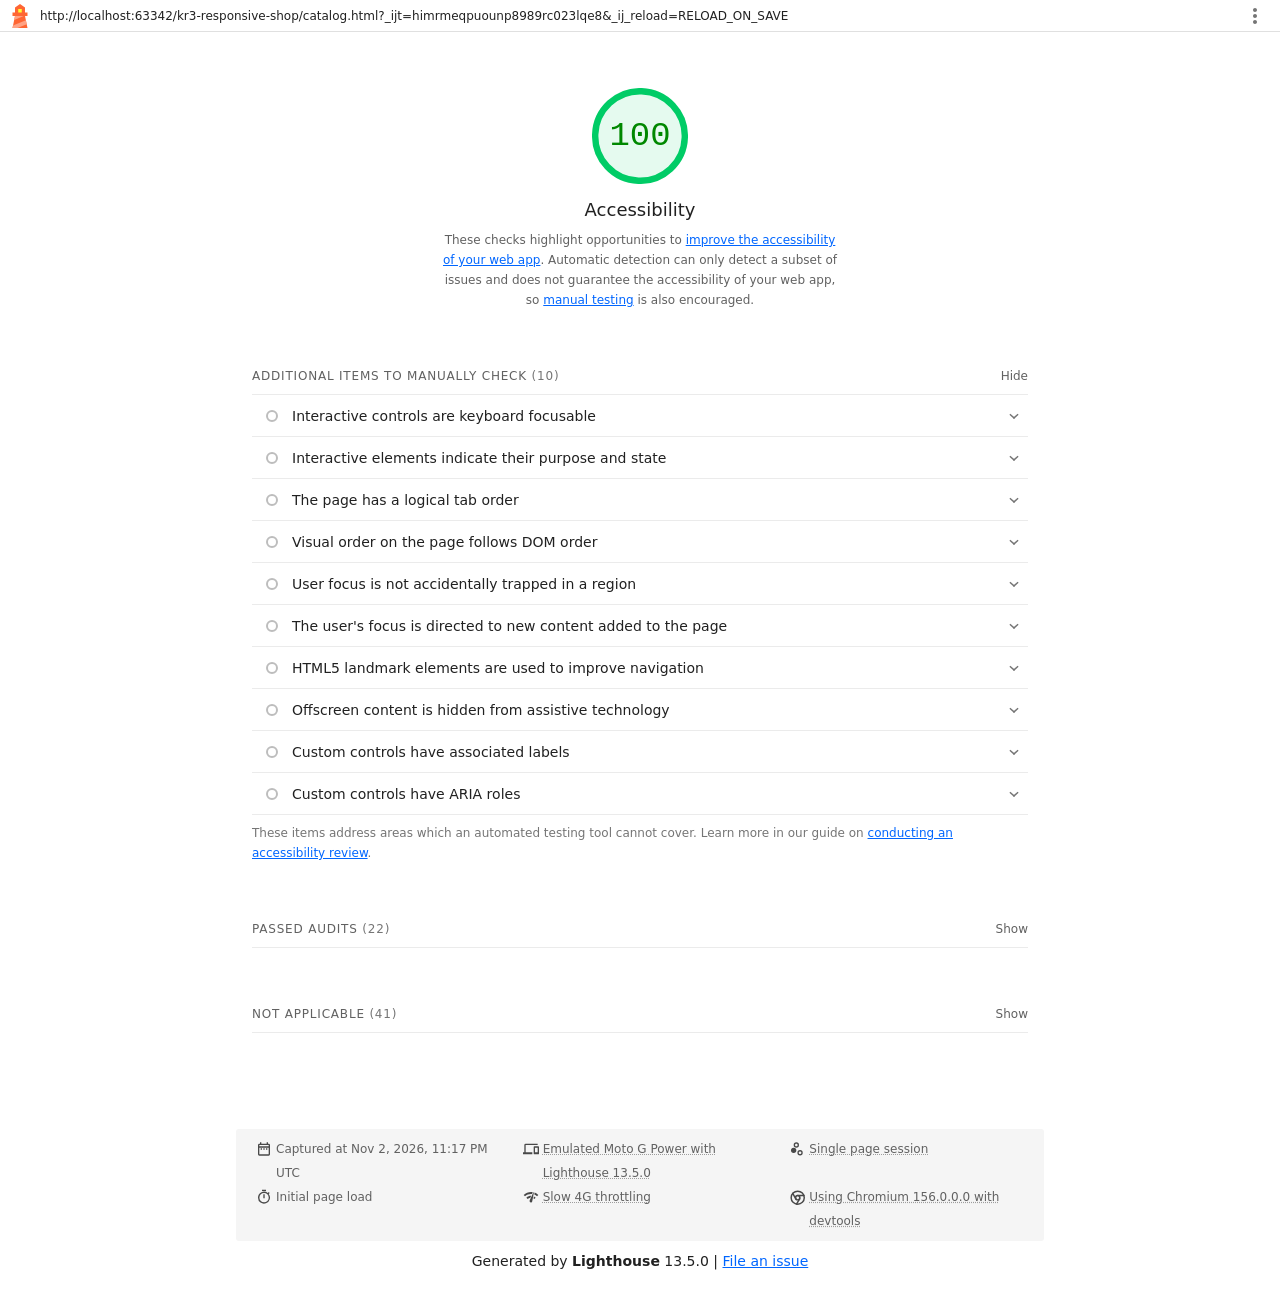
<file: lighthouse/catalog-accessibility.html>
<!--
@license
Copyright 2018 Google LLC
SPDX-License-Identifier: Apache-2.0
-->
<!doctype html>
<html lang="en">
<head>
  <meta charset="utf-8">
  <meta name="viewport" content="width=device-width, initial-scale=1, minimum-scale=1">
  <link rel="icon" href='data:image/svg+xml;utf8,<svg fill="none" xmlns="http://www.w3.org/2000/svg" viewBox="0 0 48 48"><path d="m14 7 10-7 10 7v10h5v7h-5l5 24H9l5-24H9v-7h5V7Z" fill="%23F63"/><path d="M31.561 24H14l-1.689 8.105L31.561 24ZM18.983 48H9l1.022-4.907L35.723 32.27l1.663 7.98L18.983 48Z" fill="%23FFA385"/><path fill="%23FF3" d="M20.5 10h7v7h-7z"/></svg>'>
  <title>Lighthouse Report</title>
  <style>body {margin: 0}</style>
</head>
<body>
  <noscript>Lighthouse report requires JavaScript. Please enable.</noscript>

  <div id="lh-log"></div>

  <script>window.__LIGHTHOUSE_JSON__ = {"lighthouseVersion":"13.5.0","requestedUrl":"http://localhost:63342/kr3-responsive-shop/catalog.html?_ijt=himrmeqpuounp8989rc023lqe8&_ij_reload=RELOAD_ON_SAVE","mainDocumentUrl":"http://localhost:63342/kr3-responsive-shop/catalog.html?_ijt=himrmeqpuounp8989rc023lqe8&_ij_reload=RELOAD_ON_SAVE","finalDisplayedUrl":"http://localhost:63342/kr3-responsive-shop/catalog.html?_ijt=himrmeqpuounp8989rc023lqe8&_ij_reload=RELOAD_ON_SAVE","finalUrl":"http://localhost:63342/kr3-responsive-shop/catalog.html?_ijt=himrmeqpuounp8989rc023lqe8&_ij_reload=RELOAD_ON_SAVE","fetchTime":"2026-11-02T23:17:16.268Z","gatherMode":"navigation","runWarnings":[],"userAgent":"Mozilla/5.0 (Windows NT 10.0; Win64; x64) AppleWebKit/537.36 (KHTML, like Gecko) Chrome/156.0.0.0 Safari/537.36","environment":{"networkUserAgent":"Mozilla/5.0 (Linux; Android 11; moto g power (2022)) AppleWebKit/537.36 (KHTML, like Gecko) Chrome/156.0.0.0 Mobile Safari/537.36","hostUserAgent":"Mozilla/5.0 (Windows NT 10.0; Win64; x64) AppleWebKit/537.36 (KHTML, like Gecko) Chrome/156.0.0.0 Safari/537.36","benchmarkIndex":1207,"credits":{"axe-core":"4.13.0"}},"audits":{"accesskeys":{"id":"accesskeys","title":"`[accesskey]` values are unique","description":"Access keys let users quickly focus a part of the page. For proper navigation, each access key must be unique. [Learn more about access keys](https://dequeuniversity.com/rules/axe/4.13/accesskeys).","score":null,"scoreDisplayMode":"notApplicable"},"aria-allowed-attr":{"id":"aria-allowed-attr","title":"`[aria-*]` attributes match their roles","description":"Each ARIA `role` supports a specific subset of `aria-*` attributes. Mismatching these invalidates the `aria-*` attributes. [Learn how to match ARIA attributes to their roles](https://dequeuniversity.com/rules/axe/4.13/aria-allowed-attr).","score":1,"scoreDisplayMode":"binary","details":{"type":"table","headings":[{"key":"node","valueType":"node","subItemsHeading":{"key":"relatedNode","valueType":"node"},"label":"Failing Elements"}],"items":[]}},"aria-allowed-role":{"id":"aria-allowed-role","title":"Uses ARIA roles only on compatible elements","description":"Many HTML elements can only be assigned certain ARIA roles. Using ARIA roles where they are not allowed can interfere with the accessibility of the web page. [Learn more about ARIA roles](https://dequeuniversity.com/rules/axe/4.13/aria-allowed-role).","score":null,"scoreDisplayMode":"notApplicable"},"aria-command-name":{"id":"aria-command-name","title":"`button`, `link`, and `menuitem` elements have accessible names","description":"When an element doesn't have an accessible name, screen readers announce it with a generic name, making it unusable for users who rely on screen readers. [Learn how to make command elements more accessible](https://dequeuniversity.com/rules/axe/4.13/aria-command-name).","score":null,"scoreDisplayMode":"notApplicable"},"aria-conditional-attr":{"id":"aria-conditional-attr","title":"ARIA attributes are used as specified for the element's role","description":"Some ARIA attributes are only allowed on an element under certain conditions. [Learn more about conditional ARIA attributes](https://dequeuniversity.com/rules/axe/4.13/aria-conditional-attr).","score":1,"scoreDisplayMode":"binary","details":{"type":"table","headings":[{"key":"node","valueType":"node","subItemsHeading":{"key":"relatedNode","valueType":"node"},"label":"Failing Elements"}],"items":[]}},"aria-deprecated-role":{"id":"aria-deprecated-role","title":"Deprecated ARIA roles were not used","description":"Deprecated ARIA roles may not be processed correctly by assistive technology. [Learn more about deprecated ARIA roles](https://dequeuniversity.com/rules/axe/4.13/aria-deprecated-role).","score":null,"scoreDisplayMode":"notApplicable"},"aria-dialog-name":{"id":"aria-dialog-name","title":"Elements with `role=\"dialog\"` or `role=\"alertdialog\"` have accessible names.","description":"ARIA dialog elements without accessible names may prevent screen readers users from discerning the purpose of these elements. [Learn how to make ARIA dialog elements more accessible](https://dequeuniversity.com/rules/axe/4.13/aria-dialog-name).","score":null,"scoreDisplayMode":"notApplicable"},"aria-hidden-body":{"id":"aria-hidden-body","title":"`[aria-hidden=\"true\"]` is not present on the document `\u003cbody>`","description":"Assistive technologies, like screen readers, work inconsistently when `aria-hidden=\"true\"` is set on the document `\u003cbody>`. [Learn how `aria-hidden` affects the document body](https://dequeuniversity.com/rules/axe/4.13/aria-hidden-body).","score":1,"scoreDisplayMode":"binary","details":{"type":"table","headings":[{"key":"node","valueType":"node","subItemsHeading":{"key":"relatedNode","valueType":"node"},"label":"Failing Elements"}],"items":[]}},"aria-hidden-focus":{"id":"aria-hidden-focus","title":"`[aria-hidden=\"true\"]` elements do not contain focusable descendents","description":"Focusable descendents within an `[aria-hidden=\"true\"]` element prevent those interactive elements from being available to users of assistive technologies like screen readers. [Learn how `aria-hidden` affects focusable elements](https://dequeuniversity.com/rules/axe/4.13/aria-hidden-focus).","score":null,"scoreDisplayMode":"notApplicable"},"aria-input-field-name":{"id":"aria-input-field-name","title":"ARIA input fields have accessible names","description":"When an input field doesn't have an accessible name, screen readers announce it with a generic name, making it unusable for users who rely on screen readers. [Learn more about input field labels](https://dequeuniversity.com/rules/axe/4.13/aria-input-field-name).","score":null,"scoreDisplayMode":"notApplicable"},"aria-meter-name":{"id":"aria-meter-name","title":"ARIA `meter` elements have accessible names","description":"When a meter element doesn't have an accessible name, screen readers announce it with a generic name, making it unusable for users who rely on screen readers. [Learn how to name `meter` elements](https://dequeuniversity.com/rules/axe/4.13/aria-meter-name).","score":null,"scoreDisplayMode":"notApplicable"},"aria-progressbar-name":{"id":"aria-progressbar-name","title":"ARIA `progressbar` elements have accessible names","description":"When a `progressbar` element doesn't have an accessible name, screen readers announce it with a generic name, making it unusable for users who rely on screen readers. [Learn how to label `progressbar` elements](https://dequeuniversity.com/rules/axe/4.13/aria-progressbar-name).","score":null,"scoreDisplayMode":"notApplicable"},"aria-prohibited-attr":{"id":"aria-prohibited-attr","title":"Elements use only permitted ARIA attributes","description":"Using ARIA attributes in roles where they are prohibited can mean that important information is not communicated to users of assistive technologies. [Learn more about prohibited ARIA roles](https://dequeuniversity.com/rules/axe/4.13/aria-prohibited-attr).","score":1,"scoreDisplayMode":"binary","details":{"type":"table","headings":[{"key":"node","valueType":"node","subItemsHeading":{"key":"relatedNode","valueType":"node"},"label":"Failing Elements"}],"items":[]}},"aria-required-attr":{"id":"aria-required-attr","title":"`[role]`s have all required `[aria-*]` attributes","description":"Some ARIA roles have required attributes that describe the state of the element to screen readers. [Learn more about roles and required attributes](https://dequeuniversity.com/rules/axe/4.13/aria-required-attr).","score":null,"scoreDisplayMode":"notApplicable"},"aria-required-children":{"id":"aria-required-children","title":"Elements with an ARIA `[role]` that require children to contain a specific `[role]` have all required children.","description":"Some ARIA parent roles must contain specific child roles to perform their intended accessibility functions. [Learn more about roles and required children elements](https://dequeuniversity.com/rules/axe/4.13/aria-required-children).","score":null,"scoreDisplayMode":"notApplicable"},"aria-required-parent":{"id":"aria-required-parent","title":"`[role]`s are contained by their required parent element","description":"Some ARIA child roles must be contained by specific parent roles to properly perform their intended accessibility functions. [Learn more about ARIA roles and required parent element](https://dequeuniversity.com/rules/axe/4.13/aria-required-parent).","score":null,"scoreDisplayMode":"notApplicable"},"aria-roles":{"id":"aria-roles","title":"`[role]` values are valid","description":"ARIA roles must have valid values in order to perform their intended accessibility functions. [Learn more about valid ARIA roles](https://dequeuniversity.com/rules/axe/4.13/aria-roles).","score":null,"scoreDisplayMode":"notApplicable"},"aria-text":{"id":"aria-text","title":"Elements with the `role=text` attribute do not have focusable descendents.","description":"Adding `role=text` around a text node split by markup enables VoiceOver to treat it as one phrase, but the element's focusable descendents will not be announced. [Learn more about the `role=text` attribute](https://dequeuniversity.com/rules/axe/4.13/aria-text).","score":null,"scoreDisplayMode":"notApplicable"},"aria-toggle-field-name":{"id":"aria-toggle-field-name","title":"ARIA toggle fields have accessible names","description":"When a toggle field doesn't have an accessible name, screen readers announce it with a generic name, making it unusable for users who rely on screen readers. [Learn more about toggle fields](https://dequeuniversity.com/rules/axe/4.13/aria-toggle-field-name).","score":null,"scoreDisplayMode":"notApplicable"},"aria-tooltip-name":{"id":"aria-tooltip-name","title":"ARIA `tooltip` elements have accessible names","description":"When a tooltip element doesn't have an accessible name, screen readers announce it with a generic name, making it unusable for users who rely on screen readers. [Learn how to name `tooltip` elements](https://dequeuniversity.com/rules/axe/4.13/aria-tooltip-name).","score":null,"scoreDisplayMode":"notApplicable"},"aria-treeitem-name":{"id":"aria-treeitem-name","title":"ARIA `treeitem` elements have accessible names","description":"When a `treeitem` element doesn't have an accessible name, screen readers announce it with a generic name, making it unusable for users who rely on screen readers. [Learn more about labeling `treeitem` elements](https://dequeuniversity.com/rules/axe/4.13/aria-treeitem-name).","score":null,"scoreDisplayMode":"notApplicable"},"aria-valid-attr-value":{"id":"aria-valid-attr-value","title":"`[aria-*]` attributes have valid values","description":"Assistive technologies, like screen readers, can't interpret ARIA attributes with invalid values. [Learn more about valid values for ARIA attributes](https://dequeuniversity.com/rules/axe/4.13/aria-valid-attr-value).","score":1,"scoreDisplayMode":"binary","details":{"type":"table","headings":[{"key":"node","valueType":"node","subItemsHeading":{"key":"relatedNode","valueType":"node"},"label":"Failing Elements"}],"items":[]}},"aria-valid-attr":{"id":"aria-valid-attr","title":"`[aria-*]` attributes are valid and not misspelled","description":"Assistive technologies, like screen readers, can't interpret ARIA attributes with invalid names. [Learn more about valid ARIA attributes](https://dequeuniversity.com/rules/axe/4.13/aria-valid-attr).","score":1,"scoreDisplayMode":"binary","details":{"type":"table","headings":[{"key":"node","valueType":"node","subItemsHeading":{"key":"relatedNode","valueType":"node"},"label":"Failing Elements"}],"items":[]}},"button-name":{"id":"button-name","title":"Buttons have an accessible name","description":"When a button doesn't have an accessible name, screen readers announce it as \"button\", making it unusable for users who rely on screen readers. [Learn how to make buttons more accessible](https://dequeuniversity.com/rules/axe/4.13/button-name).","score":1,"scoreDisplayMode":"binary","details":{"type":"table","headings":[{"key":"node","valueType":"node","subItemsHeading":{"key":"relatedNode","valueType":"node"},"label":"Failing Elements"}],"items":[]}},"bypass":{"id":"bypass","title":"The page contains a heading, skip link, or landmark region","description":"Adding ways to bypass repetitive content lets keyboard users navigate the page more efficiently. [Learn more about bypass blocks](https://dequeuniversity.com/rules/axe/4.13/bypass).","score":null,"scoreDisplayMode":"notApplicable"},"color-contrast":{"id":"color-contrast","title":"Background and foreground colors have a sufficient contrast ratio","description":"Low-contrast text is difficult or impossible for many users to read. [Learn how to provide sufficient color contrast](https://dequeuniversity.com/rules/axe/4.13/color-contrast).","score":1,"scoreDisplayMode":"binary","details":{"type":"table","headings":[{"key":"node","valueType":"node","subItemsHeading":{"key":"relatedNode","valueType":"node"},"label":"Failing Elements"}],"items":[]}},"definition-list":{"id":"definition-list","title":"`\u003cdl>`'s contain only properly-ordered `\u003cdt>` and `\u003cdd>` groups, `\u003cscript>`, `\u003ctemplate>` or `\u003cdiv>` elements.","description":"When definition lists are not properly marked up, screen readers may produce confusing or inaccurate output. [Learn how to structure definition lists correctly](https://dequeuniversity.com/rules/axe/4.13/definition-list).","score":null,"scoreDisplayMode":"notApplicable"},"dlitem":{"id":"dlitem","title":"Definition list items are wrapped in `\u003cdl>` elements","description":"Definition list items (`\u003cdt>` and `\u003cdd>`) must be wrapped in a parent `\u003cdl>` element to ensure that screen readers can properly announce them. [Learn how to structure definition lists correctly](https://dequeuniversity.com/rules/axe/4.13/dlitem).","score":null,"scoreDisplayMode":"notApplicable"},"document-title":{"id":"document-title","title":"Document has a `\u003ctitle>` element","description":"The title gives screen reader users an overview of the page, and search engine users rely on it heavily to determine if a page is relevant to their search. [Learn more about document titles](https://dequeuniversity.com/rules/axe/4.13/document-title).","score":1,"scoreDisplayMode":"binary","details":{"type":"table","headings":[{"key":"node","valueType":"node","subItemsHeading":{"key":"relatedNode","valueType":"node"},"label":"Failing Elements"}],"items":[]}},"duplicate-id-aria":{"id":"duplicate-id-aria","title":"ARIA IDs are unique","description":"The value of an ARIA ID must be unique to prevent other instances from being overlooked by assistive technologies. [Learn how to fix duplicate ARIA IDs](https://dequeuniversity.com/rules/axe/4.13/duplicate-id-aria).","score":null,"scoreDisplayMode":"notApplicable"},"empty-heading":{"id":"empty-heading","title":"All heading elements contain content.","description":"A heading with no content or inaccessible text prevent screen reader users from accessing information on the page's structure. [Learn more about headings](https://dequeuniversity.com/rules/axe/4.13/empty-heading).","score":null,"scoreDisplayMode":"notApplicable"},"form-field-multiple-labels":{"id":"form-field-multiple-labels","title":"No form fields have multiple labels","description":"Form fields with multiple labels can be confusingly announced by assistive technologies like screen readers which use either the first, the last, or all of the labels. [Learn how to use form labels](https://dequeuniversity.com/rules/axe/4.13/form-field-multiple-labels).","score":null,"scoreDisplayMode":"notApplicable"},"frame-title":{"id":"frame-title","title":"`\u003cframe>` or `\u003ciframe>` elements have a title","description":"Screen reader users rely on frame titles to describe the contents of frames. [Learn more about frame titles](https://dequeuniversity.com/rules/axe/4.13/frame-title).","score":null,"scoreDisplayMode":"notApplicable"},"heading-order":{"id":"heading-order","title":"Heading elements appear in a sequentially-descending order","description":"Properly ordered headings that do not skip levels convey the semantic structure of the page, making it easier to navigate and understand when using assistive technologies. [Learn more about heading order](https://dequeuniversity.com/rules/axe/4.13/heading-order).","score":1,"scoreDisplayMode":"binary","details":{"type":"table","headings":[{"key":"node","valueType":"node","subItemsHeading":{"key":"relatedNode","valueType":"node"},"label":"Failing Elements"}],"items":[]}},"html-has-lang":{"id":"html-has-lang","title":"`\u003chtml>` element has a `[lang]` attribute","description":"If a page doesn't specify a `lang` attribute, a screen reader assumes that the page is in the default language that the user chose when setting up the screen reader. If the page isn't actually in the default language, then the screen reader might not announce the page's text correctly. [Learn more about the `lang` attribute](https://dequeuniversity.com/rules/axe/4.13/html-has-lang).","score":1,"scoreDisplayMode":"binary","details":{"type":"table","headings":[{"key":"node","valueType":"node","subItemsHeading":{"key":"relatedNode","valueType":"node"},"label":"Failing Elements"}],"items":[]}},"html-lang-valid":{"id":"html-lang-valid","title":"`\u003chtml>` element has a valid value for its `[lang]` attribute","description":"Specifying a valid [BCP 47 language](https://www.w3.org/International/questions/qa-choosing-language-tags#question) helps screen readers announce text properly. [Learn how to use the `lang` attribute](https://dequeuniversity.com/rules/axe/4.13/html-lang-valid).","score":1,"scoreDisplayMode":"binary","details":{"type":"table","headings":[{"key":"node","valueType":"node","subItemsHeading":{"key":"relatedNode","valueType":"node"},"label":"Failing Elements"}],"items":[]}},"html-xml-lang-mismatch":{"id":"html-xml-lang-mismatch","title":"`\u003chtml>` element has an `[xml:lang]` attribute with the same base language as the `[lang]` attribute.","description":"If the webpage does not specify a consistent language, then the screen reader might not announce the page's text correctly. [Learn more about the `lang` attribute](https://dequeuniversity.com/rules/axe/4.13/html-xml-lang-mismatch).","score":null,"scoreDisplayMode":"notApplicable"},"identical-links-same-purpose":{"id":"identical-links-same-purpose","title":"Identical links have the same purpose.","description":"Links with the same destination should have the same description, to help users understand the link's purpose and decide whether to follow it. [Learn more about identical links](https://dequeuniversity.com/rules/axe/4.13/identical-links-same-purpose).","score":null,"scoreDisplayMode":"notApplicable"},"image-alt":{"id":"image-alt","title":"Image elements have `[alt]` attributes","description":"Informative elements should aim for short, descriptive alternate text. Decorative elements can be ignored with an empty alt attribute. [Learn more about the `alt` attribute](https://dequeuniversity.com/rules/axe/4.13/image-alt).","score":1,"scoreDisplayMode":"binary","details":{"type":"table","headings":[{"key":"node","valueType":"node","subItemsHeading":{"key":"relatedNode","valueType":"node"},"label":"Failing Elements"}],"items":[]}},"image-redundant-alt":{"id":"image-redundant-alt","title":"Image elements do not have `[alt]` attributes that are redundant text.","description":"Informative elements should aim for short, descriptive alternative text. Alternative text that is exactly the same as the text adjacent to the link or image is potentially confusing for screen reader users, because the text will be read twice. [Learn more about the `alt` attribute](https://dequeuniversity.com/rules/axe/4.13/image-redundant-alt).","score":null,"scoreDisplayMode":"notApplicable"},"input-button-name":{"id":"input-button-name","title":"Input buttons have discernible text.","description":"Adding discernable and accessible text to input buttons may help screen reader users understand the purpose of the input button. [Learn more about input buttons](https://dequeuniversity.com/rules/axe/4.13/input-button-name).","score":null,"scoreDisplayMode":"notApplicable"},"input-image-alt":{"id":"input-image-alt","title":"`\u003cinput type=\"image\">` elements have `[alt]` text","description":"When an image is being used as an `\u003cinput>` button, providing alternative text can help screen reader users understand the purpose of the button. [Learn about input image alt text](https://dequeuniversity.com/rules/axe/4.13/input-image-alt).","score":null,"scoreDisplayMode":"notApplicable"},"label-content-name-mismatch":{"id":"label-content-name-mismatch","title":"Elements with visible text labels have matching accessible names.","description":"Visible text labels that do not match the accessible name can result in a confusing experience for screen reader users. [Learn more about accessible names](https://dequeuniversity.com/rules/axe/4.13/label-content-name-mismatch).","score":null,"scoreDisplayMode":"notApplicable"},"label":{"id":"label","title":"Form elements have associated labels","description":"Labels ensure that form controls are announced properly by assistive technologies, like screen readers. [Learn more about form element labels](https://dequeuniversity.com/rules/axe/4.13/label).","score":1,"scoreDisplayMode":"binary","details":{"type":"table","headings":[{"key":"node","valueType":"node","subItemsHeading":{"key":"relatedNode","valueType":"node"},"label":"Failing Elements"}],"items":[]}},"landmark-one-main":{"id":"landmark-one-main","title":"Document has a main landmark.","description":"One main landmark helps screen reader users navigate a web page. [Learn more about landmarks](https://dequeuniversity.com/rules/axe/4.13/landmark-one-main).","score":1,"scoreDisplayMode":"binary","details":{"type":"table","headings":[{"key":"node","valueType":"node","subItemsHeading":{"key":"relatedNode","valueType":"node"},"label":"Failing Elements"}],"items":[]}},"link-name":{"id":"link-name","title":"Links have a discernible name","description":"Link text (and alternate text for images, when used as links) that is discernible, unique, and focusable improves the navigation experience for screen reader users. [Learn how to make links accessible](https://dequeuniversity.com/rules/axe/4.13/link-name).","score":1,"scoreDisplayMode":"binary","details":{"type":"table","headings":[{"key":"node","valueType":"node","subItemsHeading":{"key":"relatedNode","valueType":"node"},"label":"Failing Elements"}],"items":[]}},"link-in-text-block":{"id":"link-in-text-block","title":"Links are distinguishable without relying on color.","description":"Low-contrast text is difficult or impossible for many users to read. Link text that is discernible improves the experience for users with low vision. [Learn how to make links distinguishable](https://dequeuniversity.com/rules/axe/4.13/link-in-text-block).","score":null,"scoreDisplayMode":"notApplicable"},"list":{"id":"list","title":"Lists contain only `\u003cli>` elements and script supporting elements (`\u003cscript>` and `\u003ctemplate>`).","description":"Screen readers have a specific way of announcing lists. Ensuring proper list structure aids screen reader output. [Learn more about proper list structure](https://dequeuniversity.com/rules/axe/4.13/list).","score":1,"scoreDisplayMode":"binary","details":{"type":"table","headings":[{"key":"node","valueType":"node","subItemsHeading":{"key":"relatedNode","valueType":"node"},"label":"Failing Elements"}],"items":[]}},"listitem":{"id":"listitem","title":"List items (`\u003cli>`) are contained within `\u003cul>`, `\u003col>` or `\u003cmenu>` parent elements","description":"Screen readers require list items (`\u003cli>`) to be contained within a parent `\u003cul>`, `\u003col>` or `\u003cmenu>` to be announced properly. [Learn more about proper list structure](https://dequeuniversity.com/rules/axe/4.13/listitem).","score":1,"scoreDisplayMode":"binary","details":{"type":"table","headings":[{"key":"node","valueType":"node","subItemsHeading":{"key":"relatedNode","valueType":"node"},"label":"Failing Elements"}],"items":[]}},"meta-refresh":{"id":"meta-refresh","title":"The document does not use `\u003cmeta http-equiv=\"refresh\">`","description":"Users do not expect a page to refresh automatically, and doing so will move focus back to the top of the page. This may create a frustrating or confusing experience. [Learn more about the refresh meta tag](https://dequeuniversity.com/rules/axe/4.13/meta-refresh).","score":null,"scoreDisplayMode":"notApplicable"},"meta-viewport":{"id":"meta-viewport","title":"`[user-scalable=\"no\"]` is not used in the `\u003cmeta name=\"viewport\">` element and the `[maximum-scale]` attribute is not less than 5.","description":"Disabling zooming is problematic for users with low vision who rely on screen magnification to properly see the contents of a web page. [Learn more about the viewport meta tag](https://dequeuniversity.com/rules/axe/4.13/meta-viewport).","score":1,"scoreDisplayMode":"binary","details":{"type":"table","headings":[{"key":"node","valueType":"node","subItemsHeading":{"key":"relatedNode","valueType":"node"},"label":"Failing Elements"}],"items":[]}},"object-alt":{"id":"object-alt","title":"`\u003cobject>` elements have alternate text","description":"Screen readers cannot translate non-text content. Adding alternate text to `\u003cobject>` elements helps screen readers convey meaning to users. [Learn more about alt text for `object` elements](https://dequeuniversity.com/rules/axe/4.13/object-alt).","score":null,"scoreDisplayMode":"notApplicable"},"select-name":{"id":"select-name","title":"Select elements have associated label elements.","description":"Form elements without effective labels can create frustrating experiences for screen reader users. [Learn more about the `select` element](https://dequeuniversity.com/rules/axe/4.13/select-name).","score":null,"scoreDisplayMode":"notApplicable"},"skip-link":{"id":"skip-link","title":"Skip links are focusable.","description":"Including a skip link can help users skip to the main content to save time. [Learn more about skip links](https://dequeuniversity.com/rules/axe/4.13/skip-link).","score":1,"scoreDisplayMode":"binary","details":{"type":"table","headings":[{"key":"node","valueType":"node","subItemsHeading":{"key":"relatedNode","valueType":"node"},"label":"Failing Elements"}],"items":[]}},"tabindex":{"id":"tabindex","title":"No element has a `[tabindex]` value greater than 0","description":"A value greater than 0 implies an explicit navigation ordering. Although technically valid, this often creates frustrating experiences for users who rely on assistive technologies. [Learn more about the `tabindex` attribute](https://dequeuniversity.com/rules/axe/4.13/tabindex).","score":1,"scoreDisplayMode":"binary","details":{"type":"table","headings":[{"key":"node","valueType":"node","subItemsHeading":{"key":"relatedNode","valueType":"node"},"label":"Failing Elements"}],"items":[]}},"table-duplicate-name":{"id":"table-duplicate-name","title":"Tables have different content in the summary attribute and `\u003ccaption>`.","description":"The summary attribute should describe the table structure, while `\u003ccaption>` should have the onscreen title. Accurate table mark-up helps users of screen readers. [Learn more about summary and caption](https://dequeuniversity.com/rules/axe/4.13/table-duplicate-name).","score":null,"scoreDisplayMode":"notApplicable"},"table-fake-caption":{"id":"table-fake-caption","title":"Tables use `\u003ccaption>` instead of cells with the `[colspan]` attribute to indicate a caption.","description":"Screen readers have features to make navigating tables easier. Ensuring that tables use the actual caption element instead of cells with the `[colspan]` attribute may improve the experience for screen reader users. [Learn more about captions](https://dequeuniversity.com/rules/axe/4.13/table-fake-caption).","score":null,"scoreDisplayMode":"notApplicable"},"target-size":{"id":"target-size","title":"Touch targets have sufficient size and spacing.","description":"Touch targets with sufficient size and spacing help users who may have difficulty targeting small controls to activate the targets. [Learn more about touch targets](https://dequeuniversity.com/rules/axe/4.13/target-size).","score":1,"scoreDisplayMode":"binary","details":{"type":"table","headings":[{"key":"node","valueType":"node","subItemsHeading":{"key":"relatedNode","valueType":"node"},"label":"Failing Elements"}],"items":[]}},"td-has-header":{"id":"td-has-header","title":"`\u003ctd>` elements in a large `\u003ctable>` have one or more table headers.","description":"Screen readers have features to make navigating tables easier. Ensuring that `\u003ctd>` elements in a large table (3 or more cells in width and height) have an associated table header may improve the experience for screen reader users. [Learn more about table headers](https://dequeuniversity.com/rules/axe/4.13/td-has-header).","score":null,"scoreDisplayMode":"notApplicable"},"td-headers-attr":{"id":"td-headers-attr","title":"Cells in a `\u003ctable>` element that use the `[headers]` attribute refer to table cells within the same table.","description":"Screen readers have features to make navigating tables easier. Ensuring `\u003ctd>` cells using the `[headers]` attribute only refer to other cells in the same table may improve the experience for screen reader users. [Learn more about the `headers` attribute](https://dequeuniversity.com/rules/axe/4.13/td-headers-attr).","score":null,"scoreDisplayMode":"notApplicable"},"th-has-data-cells":{"id":"th-has-data-cells","title":"`\u003cth>` elements and elements with `[role=\"columnheader\"/\"rowheader\"]` have data cells they describe.","description":"Screen readers have features to make navigating tables easier. Ensuring table headers always refer to some set of cells may improve the experience for screen reader users. [Learn more about table headers](https://dequeuniversity.com/rules/axe/4.13/th-has-data-cells).","score":null,"scoreDisplayMode":"notApplicable"},"valid-lang":{"id":"valid-lang","title":"`[lang]` attributes have a valid value","description":"Specifying a valid [BCP 47 language](https://www.w3.org/International/questions/qa-choosing-language-tags#question) on elements helps ensure that text is pronounced correctly by a screen reader. [Learn how to use the `lang` attribute](https://dequeuniversity.com/rules/axe/4.13/valid-lang).","score":null,"scoreDisplayMode":"notApplicable"},"video-caption":{"id":"video-caption","title":"`\u003cvideo>` elements contain a `\u003ctrack>` element with `[kind=\"captions\"]`","description":"When a video provides a caption it is easier for deaf and hearing impaired users to access its information. [Learn more about video captions](https://dequeuniversity.com/rules/axe/4.13/video-caption).","score":null,"scoreDisplayMode":"notApplicable"},"custom-controls-labels":{"id":"custom-controls-labels","title":"Custom controls have associated labels","description":"Custom interactive controls have associated labels, provided by aria-label or aria-labelledby. [Learn more about custom controls and labels](https://developer.chrome.com/docs/lighthouse/accessibility/custom-controls-labels/).","score":null,"scoreDisplayMode":"manual"},"custom-controls-roles":{"id":"custom-controls-roles","title":"Custom controls have ARIA roles","description":"Custom interactive controls have appropriate ARIA roles. [Learn how to add roles to custom controls](https://developer.chrome.com/docs/lighthouse/accessibility/custom-control-roles/).","score":null,"scoreDisplayMode":"manual"},"focus-traps":{"id":"focus-traps","title":"User focus is not accidentally trapped in a region","description":"A user can tab into and out of any control or region without accidentally trapping their focus. [Learn how to avoid focus traps](https://developer.chrome.com/docs/lighthouse/accessibility/focus-traps/).","score":null,"scoreDisplayMode":"manual"},"focusable-controls":{"id":"focusable-controls","title":"Interactive controls are keyboard focusable","description":"Custom interactive controls are keyboard focusable and display a focus indicator. [Learn how to make custom controls focusable](https://developer.chrome.com/docs/lighthouse/accessibility/focusable-controls/).","score":null,"scoreDisplayMode":"manual"},"interactive-element-affordance":{"id":"interactive-element-affordance","title":"Interactive elements indicate their purpose and state","description":"Interactive elements, such as links and buttons, should indicate their state and be distinguishable from non-interactive elements. [Learn how to decorate interactive elements with affordance hints](https://developer.chrome.com/docs/lighthouse/accessibility/interactive-element-affordance/).","score":null,"scoreDisplayMode":"manual"},"logical-tab-order":{"id":"logical-tab-order","title":"The page has a logical tab order","description":"Tabbing through the page follows the visual layout. Users cannot focus elements that are offscreen. [Learn more about logical tab ordering](https://developer.chrome.com/docs/lighthouse/accessibility/logical-tab-order/).","score":null,"scoreDisplayMode":"manual"},"managed-focus":{"id":"managed-focus","title":"The user's focus is directed to new content added to the page","description":"If new content, such as a dialog, is added to the page, the user's focus is directed to it. [Learn how to direct focus to new content](https://developer.chrome.com/docs/lighthouse/accessibility/managed-focus/).","score":null,"scoreDisplayMode":"manual"},"offscreen-content-hidden":{"id":"offscreen-content-hidden","title":"Offscreen content is hidden from assistive technology","description":"Offscreen content is hidden with display: none or aria-hidden=true. [Learn how to properly hide offscreen content](https://developer.chrome.com/docs/lighthouse/accessibility/offscreen-content-hidden/).","score":null,"scoreDisplayMode":"manual"},"use-landmarks":{"id":"use-landmarks","title":"HTML5 landmark elements are used to improve navigation","description":"Landmark elements (`\u003cmain>`, `\u003cnav>`, etc.) are used to improve the keyboard navigation of the page for assistive technology. [Learn more about landmark elements](https://developer.chrome.com/docs/lighthouse/accessibility/use-landmarks/).","score":null,"scoreDisplayMode":"manual"},"visual-order-follows-dom":{"id":"visual-order-follows-dom","title":"Visual order on the page follows DOM order","description":"DOM order matches the visual order, improving navigation for assistive technology. [Learn more about DOM and visual ordering](https://developer.chrome.com/docs/lighthouse/accessibility/visual-order-follows-dom/).","score":null,"scoreDisplayMode":"manual"},"autocomplete-valid":{"id":"autocomplete-valid","title":"`autocomplete` attributes are used correctly","description":"The `autocomplete` attribute values must be valid and correctly applied for screen readers to function correctly. [Learn more about valid autocomplete values](https://dequeuniversity.com/rules/axe/4.13/autocomplete-valid).","score":null,"scoreDisplayMode":"notApplicable"},"presentation-role-conflict":{"id":"presentation-role-conflict","title":"Elements with `role=\"none\"` or `role=\"presentation\"` do not have conflicts","description":"There are certain cases where the semantic role of an element with `role=\"none\"` or `role=\"presentation\"` does not resolve to none or presentation. To ensure the element remains removed from the accessibility tree, you should not add any global ARIA attributes to the element or make it focusable. [Learn more about presentation role conflict](https://dequeuniversity.com/rules/axe/4.13/presentation-role-conflict).","score":null,"scoreDisplayMode":"notApplicable"},"svg-img-alt":{"id":"svg-img-alt","title":"SVG elements with an `img` role have an accessible text alternative","description":"Ensures SVG elements with an `img`, `graphics-document` or `graphics-symbol` role have an accessible text alternative. [Learn more about SVG alt text](https://dequeuniversity.com/rules/axe/4.13/svg-img-alt).","score":null,"scoreDisplayMode":"notApplicable"}},"configSettings":{"output":"json","maxWaitForFcp":30000,"maxWaitForLoad":45000,"pauseAfterFcpMs":1000,"pauseAfterLoadMs":1000,"networkQuietThresholdMs":1000,"cpuQuietThresholdMs":1000,"formFactor":"mobile","throttling":{"rttMs":150,"throughputKbps":1638.4,"requestLatencyMs":562.5,"downloadThroughputKbps":1474.5600000000002,"uploadThroughputKbps":675,"cpuSlowdownMultiplier":4},"throttlingMethod":"simulate","screenEmulation":{"mobile":true,"width":412,"height":823,"deviceScaleFactor":1.75,"disabled":true},"emulatedUserAgent":"Mozilla/5.0 (Linux; Android 11; moto g power (2022)) AppleWebKit/537.36 (KHTML, like Gecko) Chrome/136.0.0.0 Mobile Safari/537.36","auditMode":false,"gatherMode":false,"clearStorageTypes":["file_systems","shader_cache","service_workers","cache_storage"],"disableStorageReset":false,"debugNavigation":false,"channel":"devtools","usePassiveGathering":false,"disableFullPageScreenshot":false,"skipAboutBlank":false,"blankPage":"about:blank","ignoreStatusCode":true,"locale":"en-US","blockedUrlPatterns":null,"additionalTraceCategories":"","extraHeaders":null,"precomputedLanternData":null,"onlyAudits":null,"onlyCategories":["accessibility"],"skipAudits":null},"categories":{"accessibility":{"title":"Accessibility","description":"These checks highlight opportunities to [improve the accessibility of your web app](https://developer.chrome.com/docs/lighthouse/accessibility/). Automatic detection can only detect a subset of issues and does not guarantee the accessibility of your web app, so [manual testing](https://web.dev/articles/how-to-review) is also encouraged.","manualDescription":"These items address areas which an automated testing tool cannot cover. Learn more in our guide on [conducting an accessibility review](https://web.dev/articles/how-to-review).","supportedModes":["navigation","snapshot"],"auditRefs":[{"id":"accesskeys","weight":0,"group":"a11y-navigation"},{"id":"aria-allowed-attr","weight":10,"group":"a11y-aria"},{"id":"aria-command-name","weight":0,"group":"a11y-aria"},{"id":"aria-conditional-attr","weight":7,"group":"a11y-aria"},{"id":"aria-deprecated-role","weight":0,"group":"a11y-aria"},{"id":"aria-dialog-name","weight":0,"group":"a11y-aria"},{"id":"aria-hidden-body","weight":10,"group":"a11y-aria"},{"id":"aria-hidden-focus","weight":0,"group":"a11y-aria"},{"id":"aria-input-field-name","weight":0,"group":"a11y-aria"},{"id":"aria-meter-name","weight":0,"group":"a11y-aria"},{"id":"aria-progressbar-name","weight":0,"group":"a11y-aria"},{"id":"aria-prohibited-attr","weight":7,"group":"a11y-aria"},{"id":"aria-required-attr","weight":0,"group":"a11y-aria"},{"id":"aria-required-children","weight":0,"group":"a11y-aria"},{"id":"aria-required-parent","weight":0,"group":"a11y-aria"},{"id":"aria-roles","weight":0,"group":"a11y-aria"},{"id":"aria-text","weight":0,"group":"a11y-aria"},{"id":"aria-toggle-field-name","weight":0,"group":"a11y-aria"},{"id":"aria-tooltip-name","weight":0,"group":"a11y-aria"},{"id":"aria-treeitem-name","weight":0,"group":"a11y-aria"},{"id":"aria-valid-attr-value","weight":10,"group":"a11y-aria"},{"id":"aria-valid-attr","weight":10,"group":"a11y-aria"},{"id":"button-name","weight":10,"group":"a11y-names-labels"},{"id":"bypass","weight":0,"group":"a11y-navigation"},{"id":"color-contrast","weight":7,"group":"a11y-color-contrast"},{"id":"definition-list","weight":0,"group":"a11y-tables-lists"},{"id":"dlitem","weight":0,"group":"a11y-tables-lists"},{"id":"document-title","weight":7,"group":"a11y-names-labels"},{"id":"duplicate-id-aria","weight":0,"group":"a11y-aria"},{"id":"form-field-multiple-labels","weight":0,"group":"a11y-names-labels"},{"id":"frame-title","weight":0,"group":"a11y-names-labels"},{"id":"heading-order","weight":3,"group":"a11y-navigation"},{"id":"html-has-lang","weight":7,"group":"a11y-language"},{"id":"html-lang-valid","weight":7,"group":"a11y-language"},{"id":"html-xml-lang-mismatch","weight":0,"group":"a11y-language"},{"id":"image-alt","weight":10,"group":"a11y-names-labels"},{"id":"input-button-name","weight":0,"group":"a11y-names-labels"},{"id":"input-image-alt","weight":0,"group":"a11y-names-labels"},{"id":"label","weight":10,"group":"a11y-names-labels"},{"id":"link-in-text-block","weight":0,"group":"a11y-color-contrast"},{"id":"link-name","weight":7,"group":"a11y-names-labels"},{"id":"list","weight":7,"group":"a11y-tables-lists"},{"id":"listitem","weight":7,"group":"a11y-tables-lists"},{"id":"meta-refresh","weight":0,"group":"a11y-best-practices"},{"id":"meta-viewport","weight":10,"group":"a11y-best-practices"},{"id":"object-alt","weight":0,"group":"a11y-names-labels"},{"id":"select-name","weight":0,"group":"a11y-names-labels"},{"id":"skip-link","weight":3,"group":"a11y-names-labels"},{"id":"tabindex","weight":7,"group":"a11y-navigation"},{"id":"target-size","weight":7,"group":"a11y-best-practices"},{"id":"td-headers-attr","weight":0,"group":"a11y-tables-lists"},{"id":"th-has-data-cells","weight":0,"group":"a11y-tables-lists"},{"id":"valid-lang","weight":0,"group":"a11y-language"},{"id":"video-caption","weight":0,"group":"a11y-audio-video"},{"id":"landmark-one-main","weight":3,"group":"a11y-best-practices"},{"id":"autocomplete-valid","weight":0,"group":"a11y-best-practices"},{"id":"presentation-role-conflict","weight":0,"group":"a11y-best-practices"},{"id":"svg-img-alt","weight":0,"group":"a11y-best-practices"},{"id":"focusable-controls","weight":0},{"id":"interactive-element-affordance","weight":0},{"id":"logical-tab-order","weight":0},{"id":"visual-order-follows-dom","weight":0},{"id":"focus-traps","weight":0},{"id":"managed-focus","weight":0},{"id":"use-landmarks","weight":0},{"id":"offscreen-content-hidden","weight":0},{"id":"custom-controls-labels","weight":0},{"id":"custom-controls-roles","weight":0},{"id":"table-duplicate-name","weight":0,"group":"a11y-best-practices"},{"id":"empty-heading","weight":0,"group":"a11y-best-practices"},{"id":"aria-allowed-role","weight":0,"group":"a11y-best-practices"},{"id":"image-redundant-alt","weight":0,"group":"a11y-names-labels"},{"id":"identical-links-same-purpose","weight":0,"group":"a11y-best-practices"},{"id":"label-content-name-mismatch","weight":0,"group":"hidden"},{"id":"table-fake-caption","weight":0,"group":"hidden"},{"id":"td-has-header","weight":0,"group":"hidden"}],"id":"accessibility","score":1}},"categoryGroups":{"metrics":{"title":"Metrics"},"insights":{"title":"Insights","description":"These insights are also available in the Chrome DevTools Performance Panel - [record a trace](https://developer.chrome.com/docs/devtools/performance/reference) to view more detailed information."},"diagnostics":{"title":"Diagnostics","description":"More information about the performance of your application. These numbers don't [directly affect](https://developer.chrome.com/docs/lighthouse/performance/performance-scoring/) the Performance score."},"a11y-best-practices":{"title":"Best practices","description":"These items highlight common accessibility best practices."},"a11y-color-contrast":{"title":"Contrast","description":"These are opportunities to improve the legibility of your content."},"a11y-names-labels":{"title":"Names and labels","description":"These are opportunities to improve the semantics of the controls in your application. This may enhance the experience for users of assistive technology, like a screen reader."},"a11y-navigation":{"title":"Navigation","description":"These are opportunities to improve keyboard navigation in your application."},"a11y-aria":{"title":"ARIA","description":"These are opportunities to improve the usage of ARIA in your application which may enhance the experience for users of assistive technology, like a screen reader."},"a11y-language":{"title":"Internationalization and localization","description":"These are opportunities to improve the interpretation of your content by users in different locales."},"a11y-audio-video":{"title":"Audio and video","description":"These are opportunities to provide alternative content for audio and video. This may improve the experience for users with hearing or vision impairments."},"a11y-tables-lists":{"title":"Tables and lists","description":"These are opportunities to improve the experience of reading tabular or list data using assistive technology, like a screen reader."},"seo-mobile":{"title":"Mobile Friendly","description":"Make sure your pages are mobile friendly so users don’t have to pinch or zoom in order to read the content pages. [Learn how to make pages mobile-friendly](https://developers.google.com/search/mobile-sites/)."},"seo-content":{"title":"Content Best Practices","description":"Format your HTML in a way that enables crawlers to better understand your app’s content."},"seo-crawl":{"title":"Crawling and Indexing","description":"To appear in search results, crawlers need access to your app."},"best-practices-trust-safety":{"title":"Trust and Safety"},"best-practices-ux":{"title":"User Experience"},"best-practices-browser-compat":{"title":"Browser Compatibility"},"best-practices-general":{"title":"General"},"webmcp":{"title":"WebMCP","description":"Audits validating WebMCP integration."},"agent-accessibility":{"title":"Agent Accessibility","description":"These audits highlight best practices for improving the accessibility of the website for AI agents."},"agent-discoverability":{"title":"Agent Discoverability","description":"These audits validate that websites expose discoverable resources, documentation, and catalogs for AI agents."},"hidden":{"title":""}},"stackPacks":[],"entities":[{"name":"localhost","origins":["http://localhost:63342"],"isFirstParty":true,"isUnrecognized":true},{"name":"kaspersky-labs.com","origins":["http://gc.kis.v2.scr.kaspersky-labs.com"],"isUnrecognized":true}],"fullPageScreenshot":{"screenshot":{"data":"[data-uri]","width":412,"height":4587},"nodes":{"1-0-A":{"id":"","top":15,"bottom":40,"left":122,"right":290,"width":168,"height":25},"1-1-HEADER":{"id":"","top":0,"bottom":196,"left":0,"right":412,"width":412,"height":196},"1-2-BODY":{"id":"","top":0,"bottom":4587,"left":0,"right":412,"width":412,"height":4587}}},"timing":{"entries":[{"startTime":363.8,"name":"lh:config","duration":617.1,"entryType":"measure"},{"startTime":366.6,"name":"lh:config:resolveArtifactsToDefns","duration":2.9,"entryType":"measure"},{"startTime":981.7,"name":"lh:runner:gather","duration":6029.8,"entryType":"measure"},{"startTime":982.6,"name":"lh:driver:connect","duration":25.2,"entryType":"measure"},{"startTime":1008.2,"name":"lh:driver:navigate","duration":87.8,"entryType":"measure"},{"startTime":1096.4,"name":"lh:gather:getBenchmarkIndex","duration":1016.7,"entryType":"measure"},{"startTime":2113.3,"name":"lh:gather:getVersion","duration":1.3,"entryType":"measure"},{"startTime":2114.7,"name":"lh:gather:getDevicePixelRatio","duration":3.1,"entryType":"measure"},{"startTime":2118.3,"name":"lh:prepare:navigationMode","duration":102.1,"entryType":"measure"},{"startTime":2120.6,"name":"lh:gather:getVersion","duration":0.9,"entryType":"measure"},{"startTime":2147.9,"name":"lh:storage:clearDataForOrigin","duration":27.5,"entryType":"measure"},{"startTime":2175.7,"name":"lh:storage:clearBrowserCaches","duration":39.8,"entryType":"measure"},{"startTime":2217.2,"name":"lh:gather:prepareThrottlingAndNetwork","duration":3.2,"entryType":"measure"},{"startTime":2236.5,"name":"lh:driver:navigate","duration":2966.2,"entryType":"measure"},{"startTime":5206.7,"name":"lh:computed:NetworkRecords","duration":1.7,"entryType":"measure"},{"startTime":5209.1,"name":"lh:gather:getArtifact:DevtoolsLog","duration":0.3,"entryType":"measure"},{"startTime":5209.4,"name":"lh:gather:getArtifact:Accessibility","duration":390.4,"entryType":"measure"},{"startTime":5600.2,"name":"lh:gather:getArtifact:NetworkUserAgent","duration":0.2,"entryType":"measure"},{"startTime":5600.4,"name":"lh:gather:getArtifact:Stacks","duration":18.2,"entryType":"measure"},{"startTime":5600.6,"name":"lh:gather:collectStacks","duration":17.9,"entryType":"measure"},{"startTime":5618.6,"name":"lh:gather:getArtifact:FullPageScreenshot","duration":1388.5,"entryType":"measure"},{"startTime":7012,"name":"lh:runner:audit","duration":425.7,"entryType":"measure"},{"startTime":7012.1,"name":"lh:runner:auditing","duration":424.8,"entryType":"measure"},{"startTime":7015.2,"name":"lh:audit:accesskeys","duration":1.9,"entryType":"measure"},{"startTime":7017.5,"name":"lh:audit:aria-allowed-attr","duration":10.9,"entryType":"measure"},{"startTime":7029.1,"name":"lh:audit:aria-allowed-role","duration":1.6,"entryType":"measure"},{"startTime":7031.2,"name":"lh:audit:aria-command-name","duration":1.9,"entryType":"measure"},{"startTime":7033.4,"name":"lh:audit:aria-conditional-attr","duration":6.4,"entryType":"measure"},{"startTime":7040.1,"name":"lh:audit:aria-deprecated-role","duration":1.8,"entryType":"measure"},{"startTime":7042.2,"name":"lh:audit:aria-dialog-name","duration":2.1,"entryType":"measure"},{"startTime":7044.8,"name":"lh:audit:aria-hidden-body","duration":6.2,"entryType":"measure"},{"startTime":7051.4,"name":"lh:audit:aria-hidden-focus","duration":2.1,"entryType":"measure"},{"startTime":7053.8,"name":"lh:audit:aria-input-field-name","duration":2.2,"entryType":"measure"},{"startTime":7056.4,"name":"lh:audit:aria-meter-name","duration":2.4,"entryType":"measure"},{"startTime":7059.1,"name":"lh:audit:aria-progressbar-name","duration":2.6,"entryType":"measure"},{"startTime":7062.7,"name":"lh:audit:aria-prohibited-attr","duration":8.5,"entryType":"measure"},{"startTime":7071.6,"name":"lh:audit:aria-required-attr","duration":2.4,"entryType":"measure"},{"startTime":7074.5,"name":"lh:audit:aria-required-children","duration":2.6,"entryType":"measure"},{"startTime":7077.5,"name":"lh:audit:aria-required-parent","duration":2.7,"entryType":"measure"},{"startTime":7080.6,"name":"lh:audit:aria-roles","duration":5.1,"entryType":"measure"},{"startTime":7086.4,"name":"lh:audit:aria-text","duration":4.7,"entryType":"measure"},{"startTime":7091.6,"name":"lh:audit:aria-toggle-field-name","duration":4.1,"entryType":"measure"},{"startTime":7096.2,"name":"lh:audit:aria-tooltip-name","duration":3.1,"entryType":"measure"},{"startTime":7099.8,"name":"lh:audit:aria-treeitem-name","duration":3.2,"entryType":"measure"},{"startTime":7103.5,"name":"lh:audit:aria-valid-attr-value","duration":6.3,"entryType":"measure"},{"startTime":7110.2,"name":"lh:audit:aria-valid-attr","duration":6.1,"entryType":"measure"},{"startTime":7116.7,"name":"lh:audit:button-name","duration":6.2,"entryType":"measure"},{"startTime":7123.3,"name":"lh:audit:bypass","duration":6.2,"entryType":"measure"},{"startTime":7130,"name":"lh:audit:color-contrast","duration":6,"entryType":"measure"},{"startTime":7136.5,"name":"lh:audit:definition-list","duration":3.7,"entryType":"measure"},{"startTime":7140.7,"name":"lh:audit:dlitem","duration":3.5,"entryType":"measure"},{"startTime":7144.7,"name":"lh:audit:document-title","duration":11.2,"entryType":"measure"},{"startTime":7156.7,"name":"lh:audit:duplicate-id-aria","duration":5.6,"entryType":"measure"},{"startTime":7163.1,"name":"lh:audit:empty-heading","duration":11,"entryType":"measure"},{"startTime":7174.7,"name":"lh:audit:form-field-multiple-labels","duration":10.9,"entryType":"measure"},{"startTime":7185.9,"name":"lh:audit:frame-title","duration":6.6,"entryType":"measure"},{"startTime":7193.6,"name":"lh:audit:heading-order","duration":9.9,"entryType":"measure"},{"startTime":7204,"name":"lh:audit:html-has-lang","duration":8.6,"entryType":"measure"},{"startTime":7212.9,"name":"lh:audit:html-lang-valid","duration":6.4,"entryType":"measure"},{"startTime":7219.7,"name":"lh:audit:html-xml-lang-mismatch","duration":4.6,"entryType":"measure"},{"startTime":7224.6,"name":"lh:audit:identical-links-same-purpose","duration":6.3,"entryType":"measure"},{"startTime":7231.4,"name":"lh:audit:image-alt","duration":5.9,"entryType":"measure"},{"startTime":7237.8,"name":"lh:audit:image-redundant-alt","duration":16.8,"entryType":"measure"},{"startTime":7255,"name":"lh:audit:input-button-name","duration":4,"entryType":"measure"},{"startTime":7259.5,"name":"lh:audit:input-image-alt","duration":4.2,"entryType":"measure"},{"startTime":7264.1,"name":"lh:audit:label-content-name-mismatch","duration":4.3,"entryType":"measure"},{"startTime":7268.7,"name":"lh:audit:label","duration":6,"entryType":"measure"},{"startTime":7275.1,"name":"lh:audit:landmark-one-main","duration":10.6,"entryType":"measure"},{"startTime":7286.3,"name":"lh:audit:link-name","duration":9.4,"entryType":"measure"},{"startTime":7296,"name":"lh:audit:link-in-text-block","duration":4.3,"entryType":"measure"},{"startTime":7300.7,"name":"lh:audit:list","duration":9.1,"entryType":"measure"},{"startTime":7310.8,"name":"lh:audit:listitem","duration":6.7,"entryType":"measure"},{"startTime":7317.9,"name":"lh:audit:meta-refresh","duration":4.5,"entryType":"measure"},{"startTime":7322.8,"name":"lh:audit:meta-viewport","duration":6.7,"entryType":"measure"},{"startTime":7329.8,"name":"lh:audit:object-alt","duration":4.5,"entryType":"measure"},{"startTime":7334.7,"name":"lh:audit:select-name","duration":14.7,"entryType":"measure"},{"startTime":7349.8,"name":"lh:audit:skip-link","duration":5.9,"entryType":"measure"},{"startTime":7356.1,"name":"lh:audit:tabindex","duration":5.8,"entryType":"measure"},{"startTime":7362.3,"name":"lh:audit:table-duplicate-name","duration":5,"entryType":"measure"},{"startTime":7367.7,"name":"lh:audit:table-fake-caption","duration":5.3,"entryType":"measure"},{"startTime":7373.3,"name":"lh:audit:target-size","duration":6.6,"entryType":"measure"},{"startTime":7380.3,"name":"lh:audit:td-has-header","duration":8.3,"entryType":"measure"},{"startTime":7389,"name":"lh:audit:td-headers-attr","duration":5.8,"entryType":"measure"},{"startTime":7395.1,"name":"lh:audit:th-has-data-cells","duration":8.7,"entryType":"measure"},{"startTime":7404.4,"name":"lh:audit:valid-lang","duration":8.7,"entryType":"measure"},{"startTime":7413.5,"name":"lh:audit:video-caption","duration":8.5,"entryType":"measure"},{"startTime":7422,"name":"lh:audit:custom-controls-labels","duration":0.2,"entryType":"measure"},{"startTime":7422.2,"name":"lh:audit:custom-controls-roles","duration":0.1,"entryType":"measure"},{"startTime":7422.3,"name":"lh:audit:focus-traps","duration":0.1,"entryType":"measure"},{"startTime":7422.4,"name":"lh:audit:focusable-controls","duration":0.1,"entryType":"measure"},{"startTime":7422.5,"name":"lh:audit:interactive-element-affordance","duration":0.1,"entryType":"measure"},{"startTime":7422.6,"name":"lh:audit:logical-tab-order","duration":0.1,"entryType":"measure"},{"startTime":7422.7,"name":"lh:audit:managed-focus","duration":0.1,"entryType":"measure"},{"startTime":7422.8,"name":"lh:audit:offscreen-content-hidden","duration":0,"entryType":"measure"},{"startTime":7422.8,"name":"lh:audit:use-landmarks","duration":0.2,"entryType":"measure"},{"startTime":7423,"name":"lh:audit:visual-order-follows-dom","duration":0,"entryType":"measure"},{"startTime":7423.4,"name":"lh:audit:autocomplete-valid","duration":3.1,"entryType":"measure"},{"startTime":7426.8,"name":"lh:audit:presentation-role-conflict","duration":5,"entryType":"measure"},{"startTime":7432.1,"name":"lh:audit:svg-img-alt","duration":4.8,"entryType":"measure"},{"startTime":7437,"name":"lh:runner:generate","duration":0.7,"entryType":"measure"},{"startTime":7438.1,"name":"lh:computed:EntityClassification","duration":2.1,"entryType":"measure"}],"total":6455.5},"i18n":{"rendererFormattedStrings":{},"icuMessagePaths":{"core/audits/accessibility/accesskeys.js | title":["audits.accesskeys.title"],"core/audits/accessibility/accesskeys.js | description":["audits.accesskeys.description"],"core/audits/accessibility/aria-allowed-attr.js | title":["audits[aria-allowed-attr].title"],"core/audits/accessibility/aria-allowed-attr.js | description":["audits[aria-allowed-attr].description"],"core/lib/i18n/i18n.js | columnFailingElem":["audits[aria-allowed-attr].details.headings[0].label","audits[aria-conditional-attr].details.headings[0].label","audits[aria-hidden-body].details.headings[0].label","audits[aria-prohibited-attr].details.headings[0].label","audits[aria-valid-attr-value].details.headings[0].label","audits[aria-valid-attr].details.headings[0].label","audits[button-name].details.headings[0].label","audits[color-contrast].details.headings[0].label","audits[document-title].details.headings[0].label","audits[heading-order].details.headings[0].label","audits[html-has-lang].details.headings[0].label","audits[html-lang-valid].details.headings[0].label","audits[image-alt].details.headings[0].label","audits.label.details.headings[0].label","audits[landmark-one-main].details.headings[0].label","audits[link-name].details.headings[0].label","audits.list.details.headings[0].label","audits.listitem.details.headings[0].label","audits[meta-viewport].details.headings[0].label","audits[skip-link].details.headings[0].label","audits.tabindex.details.headings[0].label","audits[target-size].details.headings[0].label"],"core/audits/accessibility/aria-allowed-role.js | title":["audits[aria-allowed-role].title"],"core/audits/accessibility/aria-allowed-role.js | description":["audits[aria-allowed-role].description"],"core/audits/accessibility/aria-command-name.js | title":["audits[aria-command-name].title"],"core/audits/accessibility/aria-command-name.js | description":["audits[aria-command-name].description"],"core/audits/accessibility/aria-conditional-attr.js | title":["audits[aria-conditional-attr].title"],"core/audits/accessibility/aria-conditional-attr.js | description":["audits[aria-conditional-attr].description"],"core/audits/accessibility/aria-deprecated-role.js | title":["audits[aria-deprecated-role].title"],"core/audits/accessibility/aria-deprecated-role.js | description":["audits[aria-deprecated-role].description"],"core/audits/accessibility/aria-dialog-name.js | title":["audits[aria-dialog-name].title"],"core/audits/accessibility/aria-dialog-name.js | description":["audits[aria-dialog-name].description"],"core/audits/accessibility/aria-hidden-body.js | title":["audits[aria-hidden-body].title"],"core/audits/accessibility/aria-hidden-body.js | description":["audits[aria-hidden-body].description"],"core/audits/accessibility/aria-hidden-focus.js | title":["audits[aria-hidden-focus].title"],"core/audits/accessibility/aria-hidden-focus.js | description":["audits[aria-hidden-focus].description"],"core/audits/accessibility/aria-input-field-name.js | title":["audits[aria-input-field-name].title"],"core/audits/accessibility/aria-input-field-name.js | description":["audits[aria-input-field-name].description"],"core/audits/accessibility/aria-meter-name.js | title":["audits[aria-meter-name].title"],"core/audits/accessibility/aria-meter-name.js | description":["audits[aria-meter-name].description"],"core/audits/accessibility/aria-progressbar-name.js | title":["audits[aria-progressbar-name].title"],"core/audits/accessibility/aria-progressbar-name.js | description":["audits[aria-progressbar-name].description"],"core/audits/accessibility/aria-prohibited-attr.js | title":["audits[aria-prohibited-attr].title"],"core/audits/accessibility/aria-prohibited-attr.js | description":["audits[aria-prohibited-attr].description"],"core/audits/accessibility/aria-required-attr.js | title":["audits[aria-required-attr].title"],"core/audits/accessibility/aria-required-attr.js | description":["audits[aria-required-attr].description"],"core/audits/accessibility/aria-required-children.js | title":["audits[aria-required-children].title"],"core/audits/accessibility/aria-required-children.js | description":["audits[aria-required-children].description"],"core/audits/accessibility/aria-required-parent.js | title":["audits[aria-required-parent].title"],"core/audits/accessibility/aria-required-parent.js | description":["audits[aria-required-parent].description"],"core/audits/accessibility/aria-roles.js | title":["audits[aria-roles].title"],"core/audits/accessibility/aria-roles.js | description":["audits[aria-roles].description"],"core/audits/accessibility/aria-text.js | title":["audits[aria-text].title"],"core/audits/accessibility/aria-text.js | description":["audits[aria-text].description"],"core/audits/accessibility/aria-toggle-field-name.js | title":["audits[aria-toggle-field-name].title"],"core/audits/accessibility/aria-toggle-field-name.js | description":["audits[aria-toggle-field-name].description"],"core/audits/accessibility/aria-tooltip-name.js | title":["audits[aria-tooltip-name].title"],"core/audits/accessibility/aria-tooltip-name.js | description":["audits[aria-tooltip-name].description"],"core/audits/accessibility/aria-treeitem-name.js | title":["audits[aria-treeitem-name].title"],"core/audits/accessibility/aria-treeitem-name.js | description":["audits[aria-treeitem-name].description"],"core/audits/accessibility/aria-valid-attr-value.js | title":["audits[aria-valid-attr-value].title"],"core/audits/accessibility/aria-valid-attr-value.js | description":["audits[aria-valid-attr-value].description"],"core/audits/accessibility/aria-valid-attr.js | title":["audits[aria-valid-attr].title"],"core/audits/accessibility/aria-valid-attr.js | description":["audits[aria-valid-attr].description"],"core/audits/accessibility/button-name.js | title":["audits[button-name].title"],"core/audits/accessibility/button-name.js | description":["audits[button-name].description"],"core/audits/accessibility/bypass.js | title":["audits.bypass.title"],"core/audits/accessibility/bypass.js | description":["audits.bypass.description"],"core/audits/accessibility/color-contrast.js | title":["audits[color-contrast].title"],"core/audits/accessibility/color-contrast.js | description":["audits[color-contrast].description"],"core/audits/accessibility/definition-list.js | title":["audits[definition-list].title"],"core/audits/accessibility/definition-list.js | description":["audits[definition-list].description"],"core/audits/accessibility/dlitem.js | title":["audits.dlitem.title"],"core/audits/accessibility/dlitem.js | description":["audits.dlitem.description"],"core/audits/accessibility/document-title.js | title":["audits[document-title].title"],"core/audits/accessibility/document-title.js | description":["audits[document-title].description"],"core/audits/accessibility/duplicate-id-aria.js | title":["audits[duplicate-id-aria].title"],"core/audits/accessibility/duplicate-id-aria.js | description":["audits[duplicate-id-aria].description"],"core/audits/accessibility/empty-heading.js | title":["audits[empty-heading].title"],"core/audits/accessibility/empty-heading.js | description":["audits[empty-heading].description"],"core/audits/accessibility/form-field-multiple-labels.js | title":["audits[form-field-multiple-labels].title"],"core/audits/accessibility/form-field-multiple-labels.js | description":["audits[form-field-multiple-labels].description"],"core/audits/accessibility/frame-title.js | title":["audits[frame-title].title"],"core/audits/accessibility/frame-title.js | description":["audits[frame-title].description"],"core/audits/accessibility/heading-order.js | title":["audits[heading-order].title"],"core/audits/accessibility/heading-order.js | description":["audits[heading-order].description"],"core/audits/accessibility/html-has-lang.js | title":["audits[html-has-lang].title"],"core/audits/accessibility/html-has-lang.js | description":["audits[html-has-lang].description"],"core/audits/accessibility/html-lang-valid.js | title":["audits[html-lang-valid].title"],"core/audits/accessibility/html-lang-valid.js | description":["audits[html-lang-valid].description"],"core/audits/accessibility/html-xml-lang-mismatch.js | title":["audits[html-xml-lang-mismatch].title"],"core/audits/accessibility/html-xml-lang-mismatch.js | description":["audits[html-xml-lang-mismatch].description"],"core/audits/accessibility/identical-links-same-purpose.js | title":["audits[identical-links-same-purpose].title"],"core/audits/accessibility/identical-links-same-purpose.js | description":["audits[identical-links-same-purpose].description"],"core/audits/accessibility/image-alt.js | title":["audits[image-alt].title"],"core/audits/accessibility/image-alt.js | description":["audits[image-alt].description"],"core/audits/accessibility/image-redundant-alt.js | title":["audits[image-redundant-alt].title"],"core/audits/accessibility/image-redundant-alt.js | description":["audits[image-redundant-alt].description"],"core/audits/accessibility/input-button-name.js | title":["audits[input-button-name].title"],"core/audits/accessibility/input-button-name.js | description":["audits[input-button-name].description"],"core/audits/accessibility/input-image-alt.js | title":["audits[input-image-alt].title"],"core/audits/accessibility/input-image-alt.js | description":["audits[input-image-alt].description"],"core/audits/accessibility/label-content-name-mismatch.js | title":["audits[label-content-name-mismatch].title"],"core/audits/accessibility/label-content-name-mismatch.js | description":["audits[label-content-name-mismatch].description"],"core/audits/accessibility/label.js | title":["audits.label.title"],"core/audits/accessibility/label.js | description":["audits.label.description"],"core/audits/accessibility/landmark-one-main.js | title":["audits[landmark-one-main].title"],"core/audits/accessibility/landmark-one-main.js | description":["audits[landmark-one-main].description"],"core/audits/accessibility/link-name.js | title":["audits[link-name].title"],"core/audits/accessibility/link-name.js | description":["audits[link-name].description"],"core/audits/accessibility/link-in-text-block.js | title":["audits[link-in-text-block].title"],"core/audits/accessibility/link-in-text-block.js | description":["audits[link-in-text-block].description"],"core/audits/accessibility/list.js | title":["audits.list.title"],"core/audits/accessibility/list.js | description":["audits.list.description"],"core/audits/accessibility/listitem.js | title":["audits.listitem.title"],"core/audits/accessibility/listitem.js | description":["audits.listitem.description"],"core/audits/accessibility/meta-refresh.js | title":["audits[meta-refresh].title"],"core/audits/accessibility/meta-refresh.js | description":["audits[meta-refresh].description"],"core/audits/accessibility/meta-viewport.js | title":["audits[meta-viewport].title"],"core/audits/accessibility/meta-viewport.js | description":["audits[meta-viewport].description"],"core/audits/accessibility/object-alt.js | title":["audits[object-alt].title"],"core/audits/accessibility/object-alt.js | description":["audits[object-alt].description"],"core/audits/accessibility/select-name.js | title":["audits[select-name].title"],"core/audits/accessibility/select-name.js | description":["audits[select-name].description"],"core/audits/accessibility/skip-link.js | title":["audits[skip-link].title"],"core/audits/accessibility/skip-link.js | description":["audits[skip-link].description"],"core/audits/accessibility/tabindex.js | title":["audits.tabindex.title"],"core/audits/accessibility/tabindex.js | description":["audits.tabindex.description"],"core/audits/accessibility/table-duplicate-name.js | title":["audits[table-duplicate-name].title"],"core/audits/accessibility/table-duplicate-name.js | description":["audits[table-duplicate-name].description"],"core/audits/accessibility/table-fake-caption.js | title":["audits[table-fake-caption].title"],"core/audits/accessibility/table-fake-caption.js | description":["audits[table-fake-caption].description"],"core/audits/accessibility/target-size.js | title":["audits[target-size].title"],"core/audits/accessibility/target-size.js | description":["audits[target-size].description"],"core/audits/accessibility/td-has-header.js | title":["audits[td-has-header].title"],"core/audits/accessibility/td-has-header.js | description":["audits[td-has-header].description"],"core/audits/accessibility/td-headers-attr.js | title":["audits[td-headers-attr].title"],"core/audits/accessibility/td-headers-attr.js | description":["audits[td-headers-attr].description"],"core/audits/accessibility/th-has-data-cells.js | title":["audits[th-has-data-cells].title"],"core/audits/accessibility/th-has-data-cells.js | description":["audits[th-has-data-cells].description"],"core/audits/accessibility/valid-lang.js | title":["audits[valid-lang].title"],"core/audits/accessibility/valid-lang.js | description":["audits[valid-lang].description"],"core/audits/accessibility/video-caption.js | title":["audits[video-caption].title"],"core/audits/accessibility/video-caption.js | description":["audits[video-caption].description"],"core/audits/accessibility/autocomplete-valid.js | title":["audits[autocomplete-valid].title"],"core/audits/accessibility/autocomplete-valid.js | description":["audits[autocomplete-valid].description"],"core/audits/accessibility/presentation-role-conflict.js | title":["audits[presentation-role-conflict].title"],"core/audits/accessibility/presentation-role-conflict.js | description":["audits[presentation-role-conflict].description"],"core/audits/accessibility/svg-img-alt.js | title":["audits[svg-img-alt].title"],"core/audits/accessibility/svg-img-alt.js | description":["audits[svg-img-alt].description"],"core/config/default-config.js | a11yCategoryTitle":["categories.accessibility.title"],"core/config/default-config.js | a11yCategoryDescription":["categories.accessibility.description"],"core/config/default-config.js | a11yCategoryManualDescription":["categories.accessibility.manualDescription"],"core/config/default-config.js | metricGroupTitle":["categoryGroups.metrics.title"],"core/config/default-config.js | insightsGroupTitle":["categoryGroups.insights.title"],"core/config/default-config.js | insightsGroupDescription":["categoryGroups.insights.description"],"core/config/default-config.js | diagnosticsGroupTitle":["categoryGroups.diagnostics.title"],"core/config/default-config.js | diagnosticsGroupDescription":["categoryGroups.diagnostics.description"],"core/config/default-config.js | a11yBestPracticesGroupTitle":["categoryGroups[a11y-best-practices].title"],"core/config/default-config.js | a11yBestPracticesGroupDescription":["categoryGroups[a11y-best-practices].description"],"core/config/default-config.js | a11yColorContrastGroupTitle":["categoryGroups[a11y-color-contrast].title"],"core/config/default-config.js | a11yColorContrastGroupDescription":["categoryGroups[a11y-color-contrast].description"],"core/config/default-config.js | a11yNamesLabelsGroupTitle":["categoryGroups[a11y-names-labels].title"],"core/config/default-config.js | a11yNamesLabelsGroupDescription":["categoryGroups[a11y-names-labels].description"],"core/config/default-config.js | a11yNavigationGroupTitle":["categoryGroups[a11y-navigation].title"],"core/config/default-config.js | a11yNavigationGroupDescription":["categoryGroups[a11y-navigation].description"],"core/config/default-config.js | a11yAriaGroupTitle":["categoryGroups[a11y-aria].title"],"core/config/default-config.js | a11yAriaGroupDescription":["categoryGroups[a11y-aria].description"],"core/config/default-config.js | a11yLanguageGroupTitle":["categoryGroups[a11y-language].title"],"core/config/default-config.js | a11yLanguageGroupDescription":["categoryGroups[a11y-language].description"],"core/config/default-config.js | a11yAudioVideoGroupTitle":["categoryGroups[a11y-audio-video].title"],"core/config/default-config.js | a11yAudioVideoGroupDescription":["categoryGroups[a11y-audio-video].description"],"core/config/default-config.js | a11yTablesListsVideoGroupTitle":["categoryGroups[a11y-tables-lists].title"],"core/config/default-config.js | a11yTablesListsVideoGroupDescription":["categoryGroups[a11y-tables-lists].description"],"core/config/default-config.js | seoMobileGroupTitle":["categoryGroups[seo-mobile].title"],"core/config/default-config.js | seoMobileGroupDescription":["categoryGroups[seo-mobile].description"],"core/config/default-config.js | seoContentGroupTitle":["categoryGroups[seo-content].title"],"core/config/default-config.js | seoContentGroupDescription":["categoryGroups[seo-content].description"],"core/config/default-config.js | seoCrawlingGroupTitle":["categoryGroups[seo-crawl].title"],"core/config/default-config.js | seoCrawlingGroupDescription":["categoryGroups[seo-crawl].description"],"core/config/default-config.js | bestPracticesTrustSafetyGroupTitle":["categoryGroups[best-practices-trust-safety].title"],"core/config/default-config.js | bestPracticesUXGroupTitle":["categoryGroups[best-practices-ux].title"],"core/config/default-config.js | bestPracticesBrowserCompatGroupTitle":["categoryGroups[best-practices-browser-compat].title"],"core/config/default-config.js | bestPracticesGeneralGroupTitle":["categoryGroups[best-practices-general].title"],"core/config/default-config.js | webmcpGroupTitle":["categoryGroups.webmcp.title"],"core/config/default-config.js | webmcpGroupDescription":["categoryGroups.webmcp.description"],"core/config/default-config.js | agentAccessibilityGroupTitle":["categoryGroups[agent-accessibility].title"],"core/config/default-config.js | agentAccessibilityGroupDescription":["categoryGroups[agent-accessibility].description"],"core/config/default-config.js | agentDiscoverabilityGroupTitle":["categoryGroups[agent-discoverability].title"],"core/config/default-config.js | agentDiscoverabilityGroupDescription":["categoryGroups[agent-discoverability].description"]}}};</script>
  <script>"use strict";(()=>{function e({median:e,p10:t},n){if(e<=0)throw new Error("median must be greater than zero");if(t<=0)throw new Error("p10 must be greater than zero");if(t>=e)throw new Error("p10 must be less than the median");if(n<=0)return 1;let r,i=Math.max(Number.MIN_VALUE,n/e),a=Math.log(i),o=Math.max(Number.MIN_VALUE,t/e),l=(1-function(e){let t=Math.sign(e),n=1/(1+.3275911*(e=Math.abs(e)));return t*(1-n*(.254829592+n*(n*(1.421413741+n*(1.061405429*n-1.453152027))-.284496736))*Math.exp(-e*e))}(.9061938024368232*a/-Math.log(o)))/2;return r=n<=t?Math.max(.9,Math.min(1,l)):n<=e?Math.max(.5,Math.min(.8999999999999999,l)):Math.max(0,Math.min(.49999999999999994,l)),r}var t="…",n={PASS:{label:"pass",minScore:.9},AVERAGE:{label:"average",minScore:.5},FAIL:{label:"fail"},ERROR:{label:"error"}},r=["com","co","gov","edu","ac","org","go","gob","or","net","in","ne","nic","gouv","web","spb","blog","jus","kiev","mil","wi","qc","ca","bel","on"],i=class i{static get RATINGS(){return n}static get PASS_THRESHOLD(){return.9}static get MS_DISPLAY_VALUE(){return"%10d ms"}static isPluginCategory(e){return/^(@[a-z0-9-~][a-z0-9-._~]*\/)?lighthouse-plugin-[a-z0-9-._~]*$/.test(e)}static getFinalDisplayedUrl(e){if(e.finalDisplayedUrl)return e.finalDisplayedUrl;if(e.finalUrl)return e.finalUrl;throw new Error("Could not determine final displayed URL")}static getMainDocumentUrl(e){return e.mainDocumentUrl||e.finalUrl}static getFullPageScreenshot(e){return e.fullPageScreenshot?e.fullPageScreenshot:e.audits["full-page-screenshot"]?.details}static getEntityFromUrl(e,t){return t&&t.find(t=>t.origins.find(t=>e.startsWith(t)))||i.getPseudoRootDomain(e)}static splitMarkdownCodeSpans(e){let t=[],n=e.split(/`(.*?)`/g);for(let e=0;e<n.length;e++){let r=n[e];if(!r)continue;let i=e%2!=0;t.push({isCode:i,text:r})}return t}static splitMarkdownLink(e){let t=[],n=e.split(/\[([^\]]+?)\]\((https?:\/\/.*?)\)/g);for(;n.length;){let[e,r,i]=n.splice(0,3);e&&t.push({isLink:!1,text:e}),r&&i&&t.push({isLink:!0,text:r,linkHref:i})}return t}static truncate(e,t,n="…"){if(e.length<=t)return e;let r=new Intl.Segmenter(void 0,{granularity:"grapheme"}).segment(e)[Symbol.iterator](),i=0;for(let a=0;a<=t-n.length;a++){let t=r.next();if(t.done)return e;i=t.value.index}for(let t=0;t<n.length;t++)if(r.next().done)return e;return e.slice(0,i)+n}static getURLDisplayName(e,n){let r,i=void 0!==(n=n||{numPathParts:void 0,preserveQuery:void 0,preserveHost:void 0}).numPathParts?n.numPathParts:2,a=void 0===n.preserveQuery||n.preserveQuery,o=n.preserveHost||!1;if("about:"===e.protocol||"data:"===e.protocol)r=e.href;else{r=e.pathname;let n=r.split("/").filter(e=>e.length);i&&n.length>i&&(r=t+n.slice(-1*i).join("/")),o&&(r=`${e.host}/${r.replace(/^\//,"")}`),a&&(r=`${r}${e.search}`)}if("data:"!==e.protocol&&(r=r.slice(0,200),r=r.replace(/([a-f0-9]{7})[a-f0-9]{13}[a-f0-9]*/g,`$1${t}`),r=r.replace(/([a-zA-Z0-9-_]{9})(?=.*[a-z])(?=.*[A-Z])(?=.*[0-9])[a-zA-Z0-9-_]{10,}/g,`$1${t}`),r=r.replace(/(\d{3})\d{6,}/g,`$1${t}`),r=r.replace(/\u2026+/g,t),r.length>64&&r.includes("?")&&(r=r.replace(/\?([^=]*)(=)?.*/,`?$1$2${t}`),r.length>64&&(r=r.replace(/\?.*/,`?${t}`)))),r.length>64){let e=r.lastIndexOf(".");r=e>=0?r.slice(0,63-(r.length-e))+`${t}${r.slice(e)}`:r.slice(0,63)+t}return r}static getChromeExtensionOrigin(e){let t=new URL(e);return t.protocol+"//"+t.host}static parseURL(e){let t=new URL(e);return{file:i.getURLDisplayName(t),hostname:t.hostname,origin:"chrome-extension:"===t.protocol?i.getChromeExtensionOrigin(e):t.origin}}static createOrReturnURL(e){return e instanceof URL?e:new URL(e)}static getPseudoTld(e){let t=e.split(".").slice(-2);return r.includes(t[0])?`.${t.join(".")}`:`.${t[t.length-1]}`}static getPseudoRootDomain(e){let t=i.createOrReturnURL(e).hostname,n=i.getPseudoTld(t).split(".");return t.split(".").slice(-n.length).join(".")}static filterRelevantLines(e,t,n){if(0===t.length)return e.slice(0,2*n+1);let r=new Set;return(t=t.sort((e,t)=>(e.lineNumber||0)-(t.lineNumber||0))).forEach(({lineNumber:e})=>{let t=e-n,i=e+n;for(;t<1;)t++,i++;r.has(t-3-1)&&(t-=3);for(let e=t;e<=i;e++){let t=e;r.add(t)}}),e.filter(e=>r.has(e.lineNumber))}static computeLogNormalScore(t,n){let r=e(t,n);return r>.9&&(r+=.05*(r-.9)),Math.floor(100*r)/100}};var a=class{constructor(e,t){this._document=e,this._lighthouseChannel="unknown",this._componentCache=new Map,this.rootEl=t}createElement(e,t){let n=this._document.createElement(e);if(t)for(let e of t.split(/\s+/))e&&n.classList.add(e);return n}createElementNS(e,t,n){let r=this._document.createElementNS(e,t);if(n)for(let e of n.split(/\s+/))e&&r.classList.add(e);return r}createSVGElement(e,t){return this._document.createElementNS("http://www.w3.org/2000/svg",e,t)}createFragment(){return this._document.createDocumentFragment()}createTextNode(e){return this._document.createTextNode(e)}createChildOf(e,t,n){let r=this.createElement(t,n);return e.append(r),r}createComponent(e){let t=this._componentCache.get(e);if(t){let e=t.cloneNode(!0);return this.findAll("style",e).forEach(e=>e.remove()),e}return t=function(e,t){switch(t){case"3pFilter":return function(e){let t=e.createFragment(),n=e.createElement("style");n.append("\n    .lh-3p-filter {\n      color: var(--color-gray-600);\n      float: right;\n      padding: 6px var(--stackpack-padding-horizontal);\n    }\n    .lh-3p-filter-label, .lh-3p-filter-input {\n      vertical-align: middle;\n      user-select: none;\n    }\n    .lh-3p-filter-input:disabled + .lh-3p-ui-string {\n      text-decoration: line-through;\n    }\n  "),t.append(n);let r=e.createElement("div","lh-3p-filter"),i=e.createElement("label","lh-3p-filter-label"),a=e.createElement("input","lh-3p-filter-input");a.setAttribute("type","checkbox"),a.setAttribute("checked","");let o=e.createElement("span","lh-3p-ui-string");o.append("Show 3rd party resources");let l=e.createElement("span","lh-3p-filter-count");return i.append(" ",a," ",o," (",l,") "),r.append(" ",i," "),t.append(r),t}(e);case"audit":return function(e){let t=e.createFragment(),n=e.createElement("div","lh-audit"),r=e.createElement("details","lh-expandable-details"),i=e.createElement("summary"),a=e.createElement("div","lh-audit__header lh-expandable-details__summary"),o=e.createElement("span","lh-audit__score-icon"),l=e.createElement("span","lh-audit__title-and-text"),s=e.createElement("span","lh-audit__title"),c=e.createElement("span","lh-audit__display-text");l.append(" ",s," ",c," ");let d=e.createElement("div","lh-chevron-container");a.append(" ",o," ",l," ",d," "),i.append(" ",a," ");let h=e.createElement("div","lh-audit__description"),p=e.createElement("div","lh-audit__stackpacks");return r.append(" ",i," ",h," ",p," "),n.append(" ",r," "),t.append(n),t}(e);case"categoryHeader":return function(e){let t=e.createFragment(),n=e.createElement("div","lh-category-header"),r=e.createElement("div","lh-score__gauge");r.setAttribute("role","heading"),r.setAttribute("aria-level","2");let i=e.createElement("div","lh-category-header__description");return n.append(" ",r," ",i," "),t.append(n),t}(e);case"chevron":return function(e){let t=e.createFragment(),n=e.createElementNS("http://www.w3.org/2000/svg","svg","lh-chevron");n.setAttribute("viewBox","0 0 100 100");let r=e.createElementNS("http://www.w3.org/2000/svg","g","lh-chevron__lines"),i=e.createElementNS("http://www.w3.org/2000/svg","path","lh-chevron__line lh-chevron__line-left");i.setAttribute("d","M10 50h40");let a=e.createElementNS("http://www.w3.org/2000/svg","path","lh-chevron__line lh-chevron__line-right");return a.setAttribute("d","M90 50H50"),r.append(" ",i," ",a," "),n.append(" ",r," "),t.append(n),t}(e);case"clump":return function(e){let t=e.createFragment(),n=e.createElement("div","lh-audit-group"),r=e.createElement("details","lh-clump"),i=e.createElement("summary"),a=e.createElement("div","lh-audit-group__summary"),o=e.createElement("div","lh-audit-group__header"),l=e.createElement("span","lh-audit-group__title"),s=e.createElement("span","lh-audit-group__itemcount");o.append(" ",l," ",s," "," "," ");let c=e.createElement("div","lh-clump-toggle"),d=e.createElement("span","lh-clump-toggletext--show"),h=e.createElement("span","lh-clump-toggletext--hide");return c.append(" ",d," ",h," "),a.append(" ",o," ",c," "),i.append(" ",a," "),r.append(" ",i," "),n.append(" "," ",r," "),t.append(n),t}(e);case"crc":return function(e){let t=e.createFragment(),n=e.createElement("div","lh-crc-container"),r=e.createElement("style");r.append('\n      .lh-crc .lh-tree-marker {\n        width: 12px;\n        height: 26px;\n        display: block;\n        float: left;\n        background-position: top left;\n      }\n      .lh-crc .lh-horiz-down {\n        background: url(\'data:image/svg+xml;utf8,<svg width="16" height="26" viewBox="0 0 16 26" xmlns="http://www.w3.org/2000/svg"><g fill="%23D8D8D8" fill-rule="evenodd"><path d="M16 12v2H-2v-2z"/><path d="M9 12v14H7V12z"/>\u003c/g>\u003c/svg>\');\n      }\n      .lh-crc .lh-right {\n        background: url(\'data:image/svg+xml;utf8,<svg width="16" height="26" viewBox="0 0 16 26" xmlns="http://www.w3.org/2000/svg"><path d="M16 12v2H0v-2z" fill="%23D8D8D8" fill-rule="evenodd"/>\u003c/svg>\');\n      }\n      .lh-crc .lh-up-right {\n        background: url(\'data:image/svg+xml;utf8,<svg width="16" height="26" viewBox="0 0 16 26" xmlns="http://www.w3.org/2000/svg"><path d="M7 0h2v14H7zm2 12h7v2H9z" fill="%23D8D8D8" fill-rule="evenodd"/>\u003c/svg>\');\n      }\n      .lh-crc .lh-vert-right {\n        background: url(\'data:image/svg+xml;utf8,<svg width="16" height="26" viewBox="0 0 16 26" xmlns="http://www.w3.org/2000/svg"><path d="M7 0h2v27H7zm2 12h7v2H9z" fill="%23D8D8D8" fill-rule="evenodd"/>\u003c/svg>\');\n      }\n      .lh-crc .lh-vert {\n        background: url(\'data:image/svg+xml;utf8,<svg width="16" height="26" viewBox="0 0 16 26" xmlns="http://www.w3.org/2000/svg"><path d="M7 0h2v26H7z" fill="%23D8D8D8" fill-rule="evenodd"/>\u003c/svg>\');\n      }\n      .lh-crc .lh-crc-tree {\n        font-size: 14px;\n        width: 100%;\n        overflow-x: auto;\n      }\n      .lh-crc .lh-crc-node {\n        height: 26px;\n        line-height: 26px;\n        white-space: nowrap;\n      }\n      .lh-crc .lh-crc-node__longest {\n        color: var(--color-average-secondary);\n      }\n      .lh-crc .lh-crc-node__tree-value {\n        margin-left: 10px;\n      }\n      .lh-crc .lh-crc-node__tree-value div {\n        display: inline;\n      }\n      .lh-crc .lh-crc-node__chain-duration {\n        font-weight: 700;\n      }\n      .lh-crc .lh-crc-initial-nav {\n        color: #595959;\n        font-style: italic;\n      }\n      .lh-crc__summary-value {\n        margin-bottom: 10px;\n      }\n    ');let i=e.createElement("div"),a=e.createElement("div","lh-crc__summary-value"),o=e.createElement("span","lh-crc__longest_duration_label"),l=e.createElement("b","lh-crc__longest_duration");a.append(" ",o," ",l," "),i.append(" ",a," ");let s=e.createElement("div","lh-crc"),c=e.createElement("div","lh-crc-initial-nav");return s.append(" ",c," "," "),n.append(" ",r," ",i," ",s," "),t.append(n),t}(e);case"crcChain":return function(e){let t=e.createFragment(),n=e.createElement("div","lh-crc-node"),r=e.createElement("span","lh-crc-node__tree-marker"),i=e.createElement("span","lh-crc-node__tree-value");return n.append(" ",r," ",i," "),t.append(n),t}(e);case"elementScreenshot":return function(e){let t=e.createFragment(),n=e.createElement("div","lh-element-screenshot"),r=e.createElement("div","lh-element-screenshot__content"),i=e.createElement("div","lh-element-screenshot__image"),a=e.createElement("div","lh-element-screenshot__mask"),o=e.createElementNS("http://www.w3.org/2000/svg","svg");o.setAttribute("height","0"),o.setAttribute("width","0");let l=e.createElementNS("http://www.w3.org/2000/svg","defs"),s=e.createElementNS("http://www.w3.org/2000/svg","clipPath");s.setAttribute("clipPathUnits","objectBoundingBox"),l.append(" ",s," "," "),o.append(" ",l," "),a.append(" ",o," ");let c=e.createElement("div","lh-element-screenshot__element-marker");return i.append(" ",a," ",c," "),r.append(" ",i," "),n.append(" ",r," "),t.append(n),t}(e);case"explodeyGauge":return function(e){let t=e.createFragment(),n=e.createElement("div","lh-exp-gauge-component"),r=e.createElement("div","lh-exp-gauge__wrapper");r.setAttribute("target","_blank");let i=e.createElement("div","lh-exp-gauge__svg-wrapper"),a=e.createElementNS("http://www.w3.org/2000/svg","svg","lh-exp-gauge"),o=e.createElementNS("http://www.w3.org/2000/svg","g","lh-exp-gauge__inner"),l=e.createElementNS("http://www.w3.org/2000/svg","circle","lh-exp-gauge__bg"),s=e.createElementNS("http://www.w3.org/2000/svg","circle","lh-exp-gauge__base lh-exp-gauge--faded"),c=e.createElementNS("http://www.w3.org/2000/svg","circle","lh-exp-gauge__arc"),d=e.createElementNS("http://www.w3.org/2000/svg","text","lh-exp-gauge__percentage");o.append(" ",l," ",s," ",c," ",d," ");let h=e.createElementNS("http://www.w3.org/2000/svg","g","lh-exp-gauge__outer"),p=e.createElementNS("http://www.w3.org/2000/svg","circle","lh-cover");h.append(" ",p," ");let g=e.createElementNS("http://www.w3.org/2000/svg","text","lh-exp-gauge__label");return g.setAttribute("text-anchor","middle"),g.setAttribute("x","0"),g.setAttribute("y","60"),a.append(" ",o," ",h," ",g," "),i.append(" ",a," "),r.append(" ",i," "),n.append(" ",r," "),t.append(n),t}(e);case"footer":return function(e){let t=e.createFragment(),n=e.createElement("style");n.append("\n    .lh-footer {\n      padding: var(--footer-padding-vertical) calc(var(--default-padding) * 2);\n      max-width: var(--report-content-max-width);\n      margin: 0 auto;\n    }\n    .lh-footer .lh-generated {\n      text-align: center;\n    }\n  "),t.append(n);let r=e.createElement("footer","lh-footer"),i=e.createElement("ul","lh-meta__items");i.append(" ");let a=e.createElement("div","lh-generated"),o=e.createElement("b");o.append("Lighthouse");let l=e.createElement("span","lh-footer__version"),s=e.createElement("a","lh-footer__version_issue");return s.setAttribute("href","https://github.com/GoogleChrome/Lighthouse/issues"),s.setAttribute("target","_blank"),s.setAttribute("rel","noopener"),s.append("File an issue"),a.append(" "," Generated by ",o," ",l," | ",s," "),r.append(" ",i," ",a," "),t.append(r),t}(e);case"fraction":return function(e){let t=e.createFragment(),n=e.createElement("a","lh-fraction__wrapper"),r=e.createElement("div","lh-fraction__content-wrapper"),i=e.createElement("div","lh-fraction__content"),a=e.createElement("div","lh-fraction__background");i.append(" ",a," "),r.append(" ",i," ");let o=e.createElement("div","lh-fraction__label");return n.append(" ",r," ",o," "),t.append(n),t}(e);case"gauge":return function(e){let t=e.createFragment(),n=e.createElement("a","lh-gauge__wrapper"),r=e.createElement("div","lh-gauge__svg-wrapper"),i=e.createElementNS("http://www.w3.org/2000/svg","svg","lh-gauge");i.setAttribute("viewBox","0 0 120 120");let a=e.createElementNS("http://www.w3.org/2000/svg","circle","lh-gauge-base");a.setAttribute("r","56"),a.setAttribute("cx","60"),a.setAttribute("cy","60"),a.setAttribute("stroke-width","8");let o=e.createElementNS("http://www.w3.org/2000/svg","circle","lh-gauge-arc");o.setAttribute("r","56"),o.setAttribute("cx","60"),o.setAttribute("cy","60"),o.setAttribute("stroke-width","8"),i.append(" ",a," ",o," "),r.append(" ",i," ");let l=e.createElement("div","lh-gauge__percentage"),s=e.createElement("div","lh-gauge__label");return n.append(" "," ",r," ",l," "," ",s," "),t.append(n),t}(e);case"heading":return function(e){let t=e.createFragment(),n=e.createElement("style");n.append("\n    /* CSS Fireworks. Originally by Eddie Lin\n       https://codepen.io/paulirish/pen/yEVMbP\n    */\n    .lh-pyro {\n      display: none;\n      z-index: 1;\n      pointer-events: none;\n    }\n    .lh-score100 .lh-pyro {\n      display: block;\n    }\n    .lh-score100 .lh-lighthouse stop:first-child {\n      stop-color: hsla(200, 12%, 95%, 0);\n    }\n    .lh-score100 .lh-lighthouse stop:last-child {\n      stop-color: hsla(65, 81%, 76%, 1);\n    }\n\n    .lh-pyro > .lh-pyro-before, .lh-pyro > .lh-pyro-after {\n      position: absolute;\n      width: 5px;\n      height: 5px;\n      border-radius: 2.5px;\n      box-shadow: 0 0 #fff, 0 0 #fff, 0 0 #fff, 0 0 #fff, 0 0 #fff, 0 0 #fff, 0 0 #fff, 0 0 #fff, 0 0 #fff, 0 0 #fff, 0 0 #fff, 0 0 #fff, 0 0 #fff, 0 0 #fff, 0 0 #fff, 0 0 #fff, 0 0 #fff, 0 0 #fff, 0 0 #fff, 0 0 #fff, 0 0 #fff, 0 0 #fff, 0 0 #fff, 0 0 #fff, 0 0 #fff, 0 0 #fff, 0 0 #fff, 0 0 #fff, 0 0 #fff, 0 0 #fff, 0 0 #fff, 0 0 #fff, 0 0 #fff, 0 0 #fff, 0 0 #fff, 0 0 #fff, 0 0 #fff, 0 0 #fff, 0 0 #fff, 0 0 #fff, 0 0 #fff, 0 0 #fff, 0 0 #fff, 0 0 #fff, 0 0 #fff, 0 0 #fff, 0 0 #fff, 0 0 #fff, 0 0 #fff, 0 0 #fff, 0 0 #fff;\n      animation: 1s bang ease-out infinite backwards,  1s gravity ease-in infinite backwards,  5s position linear infinite backwards;\n      animation-delay: 1s, 1s, 1s;\n    }\n\n    .lh-pyro > .lh-pyro-after {\n      animation-delay: 2.25s, 2.25s, 2.25s;\n      animation-duration: 1.25s, 1.25s, 6.25s;\n    }\n\n    @keyframes bang {\n      to {\n        opacity: 1;\n        box-shadow: -70px -115.67px #47ebbc, -28px -99.67px #eb47a4, 58px -31.67px #7eeb47, 13px -141.67px #eb47c5, -19px 6.33px #7347eb, -2px -74.67px #ebd247, 24px -151.67px #eb47e0, 57px -138.67px #b4eb47, -51px -104.67px #479eeb, 62px 8.33px #ebcf47, -93px 0.33px #d547eb, -16px -118.67px #47bfeb, 53px -84.67px #47eb83, 66px -57.67px #eb47bf, -93px -65.67px #91eb47, 30px -13.67px #86eb47, -2px -59.67px #83eb47, -44px 1.33px #eb47eb, 61px -58.67px #47eb73, 5px -22.67px #47e8eb, -66px -28.67px #ebe247, 42px -123.67px #eb5547, -75px 26.33px #7beb47, 15px -52.67px #a147eb, 36px -51.67px #eb8347, -38px -12.67px #eb5547, -46px -59.67px #47eb81, 78px -114.67px #eb47ba, 15px -156.67px #eb47bf, -36px 1.33px #eb4783, -72px -86.67px #eba147, 31px -46.67px #ebe247, -68px 29.33px #47e2eb, -55px 19.33px #ebe047, -56px 27.33px #4776eb, -13px -91.67px #eb5547, -47px -138.67px #47ebc7, -18px -96.67px #eb47ac, 11px -88.67px #4783eb, -67px -28.67px #47baeb, 53px 10.33px #ba47eb, 11px 19.33px #5247eb, -5px -11.67px #eb4791, -68px -4.67px #47eba7, 95px -37.67px #eb478b, -67px -162.67px #eb5d47, -54px -120.67px #eb6847, 49px -12.67px #ebe047, 88px 8.33px #47ebda, 97px 33.33px #eb8147, 6px -71.67px #ebbc47;\n      }\n    }\n    @keyframes gravity {\n      from {\n        opacity: 1;\n      }\n      to {\n        transform: translateY(80px);\n        opacity: 0;\n      }\n    }\n    @keyframes position {\n      0%, 19.9% {\n        margin-top: 4%;\n        margin-left: 47%;\n      }\n      20%, 39.9% {\n        margin-top: 7%;\n        margin-left: 30%;\n      }\n      40%, 59.9% {\n        margin-top: 6%;\n        margin-left: 70%;\n      }\n      60%, 79.9% {\n        margin-top: 3%;\n        margin-left: 20%;\n      }\n      80%, 99.9% {\n        margin-top: 3%;\n        margin-left: 80%;\n      }\n    }\n  "),t.append(n);let r=e.createElement("div","lh-header-container"),i=e.createElement("div","lh-scores-wrapper-placeholder");return r.append(" ",i," "),t.append(r),t}(e);case"metric":return function(e){let t=e.createFragment(),n=e.createElement("div","lh-metric"),r=e.createElement("div","lh-metric__innerwrap"),i=e.createElement("div","lh-metric__icon"),a=e.createElement("span","lh-metric__title"),o=e.createElement("div","lh-metric__value"),l=e.createElement("div","lh-metric__description");return r.append(" ",i," ",a," ",o," ",l," "),n.append(" ",r," "),t.append(n),t}(e);case"scorescale":return function(e){let t=e.createFragment(),n=e.createElement("div","lh-scorescale"),r=e.createElement("span","lh-scorescale-range lh-scorescale-range--fail");r.append("0–49");let i=e.createElement("span","lh-scorescale-range lh-scorescale-range--average");i.append("50–89");let a=e.createElement("span","lh-scorescale-range lh-scorescale-range--pass");return a.append("90–100"),n.append(" ",r," ",i," ",a," "),t.append(n),t}(e);case"scoresWrapper":return function(e){let t=e.createFragment(),n=e.createElement("style");n.append("\n    .lh-scores-container {\n      display: flex;\n      flex-direction: column;\n      padding: var(--default-padding) 0;\n      position: relative;\n      width: 100%;\n    }\n\n    .lh-sticky-header {\n      --gauge-circle-size: var(--gauge-circle-size-sm);\n      --plugin-badge-size: 16px;\n      --plugin-icon-size: 75%;\n      --gauge-wrapper-width: 60px;\n      --gauge-percentage-font-size: 13px;\n      position: fixed;\n      left: 0;\n      right: 0;\n      top: var(--topbar-height);\n      font-weight: 500;\n      display: none;\n      justify-content: center;\n      background-color: var(--sticky-header-background-color);\n      border-bottom: 1px solid var(--color-gray-200);\n      padding-top: var(--score-container-padding);\n      padding-bottom: 4px;\n      z-index: 2;\n      pointer-events: none;\n    }\n\n    .lh-devtools .lh-sticky-header {\n      /* The report within DevTools is placed in a container with overflow, which changes the placement of this header unless we change `position` to `sticky.` */\n      position: sticky;\n    }\n\n    .lh-sticky-header--visible {\n      display: grid;\n      grid-auto-flow: column;\n      pointer-events: auto;\n    }\n\n    /* Disable the gauge arc animation for the sticky header, so toggling display: none\n       does not play the animation. */\n    .lh-sticky-header .lh-gauge-arc {\n      animation: none;\n    }\n\n    .lh-sticky-header .lh-gauge__label,\n    .lh-sticky-header .lh-fraction__label {\n      display: none;\n    }\n\n    .lh-highlighter {\n      width: var(--gauge-wrapper-width);\n      height: 1px;\n      background-color: var(--highlighter-background-color);\n      /* Position at bottom of first gauge in sticky header. */\n      position: absolute;\n      grid-column: 1;\n      bottom: -1px;\n      left: 0px;\n      right: 0px;\n    }\n  "),t.append(n);let r=e.createElement("div","lh-scores-wrapper"),i=e.createElement("div","lh-scores-container"),a=e.createElement("div","lh-pyro"),o=e.createElement("div","lh-pyro-before"),l=e.createElement("div","lh-pyro-after");return a.append(" ",o," ",l," "),i.append(" ",a," "),r.append(" ",i," "),t.append(r),t}(e);case"snippet":return function(e){let t=e.createFragment(),n=e.createElement("div","lh-snippet"),r=e.createElement("style");return r.append('\n          :root {\n            --snippet-highlight-light: #fbf1f2;\n            --snippet-highlight-dark: #ffd6d8;\n          }\n\n         .lh-snippet__header {\n          position: relative;\n          overflow: hidden;\n          padding: 10px;\n          border-bottom: none;\n          color: var(--snippet-color);\n          background-color: var(--snippet-background-color);\n          border: 1px solid var(--report-border-color-secondary);\n        }\n        .lh-snippet__title {\n          font-weight: bold;\n          float: left;\n        }\n        .lh-snippet__node {\n          float: left;\n          margin-left: 4px;\n        }\n        .lh-snippet__toggle-expand {\n          padding: 1px 7px;\n          margin-top: -1px;\n          margin-right: -7px;\n          float: right;\n          background: transparent;\n          border: none;\n          cursor: pointer;\n          font-size: 14px;\n          color: #0c50c7;\n        }\n\n        .lh-snippet__snippet {\n          overflow: auto;\n          border: 1px solid var(--report-border-color-secondary);\n        }\n        /* Container needed so that all children grow to the width of the scroll container */\n        .lh-snippet__snippet-inner {\n          display: inline-block;\n          min-width: 100%;\n        }\n\n        .lh-snippet:not(.lh-snippet--expanded) .lh-snippet__show-if-expanded {\n          display: none;\n        }\n        .lh-snippet.lh-snippet--expanded .lh-snippet__show-if-collapsed {\n          display: none;\n        }\n\n        .lh-snippet__line {\n          background: white;\n          white-space: pre;\n          display: flex;\n        }\n        .lh-snippet__line:not(.lh-snippet__line--message):first-child {\n          padding-top: 4px;\n        }\n        .lh-snippet__line:not(.lh-snippet__line--message):last-child {\n          padding-bottom: 4px;\n        }\n        .lh-snippet__line--content-highlighted {\n          background: var(--snippet-highlight-dark);\n        }\n        .lh-snippet__line--message {\n          background: var(--snippet-highlight-light);\n        }\n        .lh-snippet__line--message .lh-snippet__line-number {\n          padding-top: 10px;\n          padding-bottom: 10px;\n        }\n        .lh-snippet__line--message code {\n          padding: 10px;\n          padding-left: 5px;\n          color: var(--color-fail);\n          font-family: var(--report-font-family);\n        }\n        .lh-snippet__line--message code {\n          white-space: normal;\n        }\n        .lh-snippet__line-icon {\n          padding-top: 10px;\n          display: none;\n        }\n        .lh-snippet__line--message .lh-snippet__line-icon {\n          display: block;\n        }\n        .lh-snippet__line-icon:before {\n          content: "";\n          display: inline-block;\n          vertical-align: middle;\n          margin-right: 4px;\n          width: var(--score-icon-size);\n          height: var(--score-icon-size);\n          background-image: var(--fail-icon-url);\n        }\n        .lh-snippet__line-number {\n          flex-shrink: 0;\n          width: 40px;\n          text-align: right;\n          font-family: monospace;\n          padding-right: 5px;\n          margin-right: 5px;\n          color: var(--color-gray-600);\n          user-select: none;\n        }\n    '),n.append(" ",r," "),t.append(n),t}(e);case"snippetContent":return function(e){let t=e.createFragment(),n=e.createElement("div","lh-snippet__snippet"),r=e.createElement("div","lh-snippet__snippet-inner");return n.append(" ",r," "),t.append(n),t}(e);case"snippetHeader":return function(e){let t=e.createFragment(),n=e.createElement("div","lh-snippet__header"),r=e.createElement("div","lh-snippet__title"),i=e.createElement("div","lh-snippet__node"),a=e.createElement("button","lh-snippet__toggle-expand"),o=e.createElement("span","lh-snippet__btn-label-collapse lh-snippet__show-if-expanded"),l=e.createElement("span","lh-snippet__btn-label-expand lh-snippet__show-if-collapsed");return a.append(" ",o," ",l," "),n.append(" ",r," ",i," ",a," "),t.append(n),t}(e);case"snippetLine":return function(e){let t=e.createFragment(),n=e.createElement("div","lh-snippet__line"),r=e.createElement("div","lh-snippet__line-number"),i=e.createElement("div","lh-snippet__line-icon"),a=e.createElement("code");return n.append(" ",r," ",i," ",a," "),t.append(n),t}(e);case"styles":return function(e){let t=e.createFragment(),n=e.createElement("style");return n.append('/**\n * @license\n * Copyright 2017 Google LLC\n * SPDX-License-Identifier: Apache-2.0\n */\n\n/*\n  Naming convention:\n\n  If a variable is used for a specific component: --{component}-{property name}-{modifier}\n\n  Both {component} and {property name} should be kebab-case. If the target is the entire page,\n  use \'report\' for the component. The property name should not be abbreviated. Use the\n  property name the variable is intended for - if it\'s used for multiple, a common descriptor\n  is fine (ex: \'size\' for a variable applied to \'width\' and \'height\'). If a variable is shared\n  across multiple components, either create more variables or just drop the "{component}-"\n  part of the name. Append any modifiers at the end (ex: \'big\', \'dark\').\n\n  For colors: --color-{hue}-{intensity}\n\n  {intensity} is the Material Design tag - 700, A700, etc.\n*/\n.lh-vars {\n  /* Palette using Material Design Colors\n   * https://www.materialui.co/colors */\n  --color-amber-50: #FFF8E1;\n  --color-blue-200: #90CAF9;\n  --color-blue-900: #0D47A1;\n  --color-blue-A700: #2962FF;\n  --color-blue-primary: #06f;\n  --color-cyan-500: #00BCD4;\n  --color-gray-100: #F5F5F5;\n  --color-gray-300: #CFCFCF;\n  --color-gray-200: #E0E0E0;\n  --color-gray-400: #BDBDBD;\n  --color-gray-50: #FAFAFA;\n  --color-gray-500: #9E9E9E;\n  --color-gray-600: #757575;\n  --color-gray-700: #616161;\n  --color-gray-800: #424242;\n  --color-gray-900: #212121;\n  --color-gray: #000000;\n  --color-green-700: #080;\n  --color-green: #0c6;\n  --color-lime-400: #D3E156;\n  --color-orange-50: #FFF3E0;\n  --color-orange-700: #C33300;\n  --color-orange: #fa3;\n  --color-red-700: #c00;\n  --color-red: #f33;\n  --color-teal-600: #00897B;\n  --color-white: #FFFFFF;\n\n  /* Context-specific colors */\n  --color-average-secondary: var(--color-orange-700);\n  --color-average: var(--color-orange);\n  --color-fail-secondary: var(--color-red-700);\n  --color-fail: var(--color-red);\n  --color-hover: var(--color-gray-50);\n  --color-informative: var(--color-blue-900);\n  --color-pass-secondary: var(--color-green-700);\n  --color-pass: var(--color-green);\n  --color-not-applicable: var(--color-gray-600);\n\n  /* Component variables */\n  --audit-description-padding-left: calc(var(--score-icon-size) + var(--score-icon-margin-left) + var(--score-icon-margin-right));\n  --audit-explanation-line-height: 16px;\n  --audit-group-margin-bottom: calc(var(--default-padding) * 6);\n  --audit-group-padding-vertical: 8px;\n  --audit-margin-horizontal: 5px;\n  --audit-padding-vertical: 8px;\n  --category-padding: calc(var(--default-padding) * 6) var(--edge-gap-padding) calc(var(--default-padding) * 4);\n  --chevron-line-stroke: var(--color-gray-600);\n  --chevron-size: 12px;\n  --default-padding: 8px;\n  --edge-gap-padding: calc(var(--default-padding) * 4);\n  --env-item-background-color: var(--color-gray-100);\n  --env-item-font-size: 28px;\n  --env-item-line-height: 36px;\n  --env-item-padding: 10px 0px;\n  --env-name-min-width: 220px;\n  --footer-padding-vertical: 16px;\n  --gauge-circle-size-big: 96px;\n  --gauge-circle-size: 48px;\n  --gauge-circle-size-sm: 32px;\n  --gauge-label-font-size-big: 18px;\n  --gauge-label-font-size: var(--report-font-size-secondary);\n  --gauge-label-line-height-big: 24px;\n  --gauge-label-line-height: var(--report-line-height-secondary);\n  --gauge-percentage-font-size-big: 38px;\n  --gauge-percentage-font-size: var(--report-font-size-secondary);\n  --gauge-wrapper-width: 120px;\n  --header-line-height: 24px;\n  --highlighter-background-color: var(--report-text-color);\n  --icon-square-size: calc(var(--score-icon-size) * 0.88);\n  --image-preview-size: 48px;\n  --link-color: var(--color-blue-primary);\n  --locale-selector-background-color: var(--color-white);\n  --metric-toggle-lines-fill: #7F7F7F;\n  --metric-value-font-size: calc(var(--report-font-size) * 1.8);\n  --metrics-toggle-background-color: var(--color-gray-200);\n  --plugin-badge-background-color: var(--color-white);\n  --plugin-badge-size-big: calc(var(--gauge-circle-size-big) / 2.7);\n  --plugin-badge-size: calc(var(--gauge-circle-size) / 2.7);\n  --plugin-icon-size: 65%;\n  --report-background-color: #fff;\n  --report-border-color-secondary: #ebebeb;\n  --report-font-family-monospace: monospace, \'Roboto Mono\', \'Menlo\', \'dejavu sans mono\', \'Consolas\', \'Lucida Console\';\n  --report-font-family: system-ui, Roboto, Helvetica, Arial, sans-serif;\n  --report-font-size: 14px;\n  --report-font-size-secondary: 12px;\n  --report-icon-size: var(--score-icon-background-size);\n  --report-line-height: 24px;\n  --report-line-height-secondary: 20px;\n  --report-monospace-font-size: calc(var(--report-font-size) * 0.85);\n  --report-text-color-secondary: var(--color-gray-800);\n  --report-text-color: var(--color-gray-900);\n  --report-content-max-width: calc(60 * var(--report-font-size)); /* defaults to 840px */\n  --report-content-min-width: 360px;\n  --report-content-max-width-minus-edge-gap: calc(var(--report-content-max-width) - var(--edge-gap-padding) * 2);\n  --score-container-padding: 8px;\n  --score-icon-background-size: 24px;\n  --score-icon-margin-left: 6px;\n  --score-icon-margin-right: 14px;\n  --score-icon-margin: 0 var(--score-icon-margin-right) 0 var(--score-icon-margin-left);\n  --score-icon-size: 12px;\n  --score-icon-size-big: 16px;\n  --screenshot-overlay-background: rgba(0, 0, 0, 0.3);\n  --section-padding-vertical: calc(var(--default-padding) * 6);\n  --snippet-background-color: var(--color-gray-50);\n  --snippet-color: #0938C2;\n  --stackpack-padding-horizontal: 10px;\n  --sticky-header-background-color: var(--report-background-color);\n  --sticky-header-buffer: var(--topbar-height);\n  --sticky-header-height: calc(var(--gauge-circle-size-sm) + var(--score-container-padding) * 2 + 1em);\n  --table-group-header-background-color: #EEF1F4;\n  --table-group-header-text-color: var(--color-gray-700);\n  --table-higlight-background-color: #F5F7FA;\n  --tools-icon-color: var(--color-gray-600);\n  --topbar-background-color: var(--color-white);\n  --topbar-height: 32px;\n  --topbar-logo-size: 24px;\n  --topbar-padding: 0 8px;\n  --toplevel-warning-background-color: hsla(30, 100%, 75%, 10%);\n  --toplevel-warning-message-text-color: var(--color-average-secondary);\n  --toplevel-warning-padding: 18px;\n  --toplevel-warning-text-color: var(--report-text-color);\n\n  /* SVGs */\n  --plugin-icon-url-dark: url(\'data:image/svg+xml;utf8,<svg xmlns="http://www.w3.org/2000/svg" width="24px" height="24px" viewBox="0 0 24 24" fill="%23FFFFFF"><path d="M0 0h24v24H0z" fill="none"/><path d="M20.5 11H19V7c0-1.1-.9-2-2-2h-4V3.5C13 2.12 11.88 1 10.5 1S8 2.12 8 3.5V5H4c-1.1 0-1.99.9-1.99 2v3.8H3.5c1.49 0 2.7 1.21 2.7 2.7s-1.21 2.7-2.7 2.7H2V20c0 1.1.9 2 2 2h3.8v-1.5c0-1.49 1.21-2.7 2.7-2.7 1.49 0 2.7 1.21 2.7 2.7V22H17c1.1 0 2-.9 2-2v-4h1.5c1.38 0 2.5-1.12 2.5-2.5S21.88 11 20.5 11z"/>\u003c/svg>\');\n  --plugin-icon-url: url(\'data:image/svg+xml;utf8,<svg xmlns="http://www.w3.org/2000/svg" width="24px" height="24px" viewBox="0 0 24 24" fill="%23757575"><path d="M0 0h24v24H0z" fill="none"/><path d="M20.5 11H19V7c0-1.1-.9-2-2-2h-4V3.5C13 2.12 11.88 1 10.5 1S8 2.12 8 3.5V5H4c-1.1 0-1.99.9-1.99 2v3.8H3.5c1.49 0 2.7 1.21 2.7 2.7s-1.21 2.7-2.7 2.7H2V20c0 1.1.9 2 2 2h3.8v-1.5c0-1.49 1.21-2.7 2.7-2.7 1.49 0 2.7 1.21 2.7 2.7V22H17c1.1 0 2-.9 2-2v-4h1.5c1.38 0 2.5-1.12 2.5-2.5S21.88 11 20.5 11z"/>\u003c/svg>\');\n\n  --pass-icon-url: url(\'data:image/svg+xml;utf8,<svg xmlns="http://www.w3.org/2000/svg" viewBox="0 0 48 48"><title>check\u003c/title><path fill="%23178239" d="M24 4C12.95 4 4 12.95 4 24c0 11.04 8.95 20 20 20 11.04 0 20-8.96 20-20 0-11.05-8.96-20-20-20zm-4 30L10 24l2.83-2.83L20 28.34l15.17-15.17L38 16 20 34z"/>\u003c/svg>\');\n  --average-icon-url: url(\'data:image/svg+xml;utf8,<svg xmlns="http://www.w3.org/2000/svg" viewBox="0 0 48 48"><title>info\u003c/title><path fill="%23E67700" d="M24 4C12.95 4 4 12.95 4 24s8.95 20 20 20 20-8.95 20-20S35.05 4 24 4zm2 30h-4V22h4v12zm0-16h-4v-4h4v4z"/>\u003c/svg>\');\n  --fail-icon-url: url(\'data:image/svg+xml;utf8,<svg xmlns="http://www.w3.org/2000/svg" viewBox="0 0 48 48"><title>warn\u003c/title><path fill="%23C7221F" d="M2 42h44L24 4 2 42zm24-6h-4v-4h4v4zm0-8h-4v-8h4v8z"/>\u003c/svg>\');\n  --error-icon-url: url(\'data:image/svg+xml;utf8,<svg xmlns="http://www.w3.org/2000/svg" viewBox="0 0 3 15"><title>error\u003c/title><path d="M0 15H 3V 12H 0V" fill="%23FF4E42"/><path d="M0 9H 3V 0H 0V" fill="%23FF4E42"/>\u003c/svg>\');\n\n  --swap-locale-icon-url: url(\'data:image/svg+xml;utf8,<svg xmlns="http://www.w3.org/2000/svg" height="24px" viewBox="0 0 24 24" width="24px" fill="%23000000"><path d="M0 0h24v24H0V0z" fill="none"/><path d="M12.87 15.07l-2.54-2.51.03-.03c1.74-1.94 2.98-4.17 3.71-6.53H17V4h-7V2H8v2H1v1.99h11.17C11.5 7.92 10.44 9.75 9 11.35 8.07 10.32 7.3 9.19 6.69 8h-2c.73 1.63 1.73 3.17 2.98 4.56l-5.09 5.02L4 19l5-5 3.11 3.11.76-2.04zM18.5 10h-2L12 22h2l1.12-3h4.75L21 22h2l-4.5-12zm-2.62 7l1.62-4.33L19.12 17h-3.24z"/>\u003c/svg>\');\n  \n  --baseline-high-icon-url: url("data:image/svg+xml;utf8,<svg width=\'18\' height=\'10\' viewBox=\'0 0 540 300\' fill=\'none\' xmlns=\'http://www.w3.org/2000/svg\'> <path d=\'M420 30L390 60L480 150L390 240L330 180L300 210L390 300L540 150L420 30Z\' fill=\'%23C4EED0\'/> <path d=\'M150 0L30 120L60 150L150 60L210 120L240 90L150 0Z\' fill=\'%23C4EED0\'/> <path d=\'M390 0L420 30L150 300L0 150L30 120L150 240L390 0Z\' fill=\'%231EA446\'/> \u003c/svg>");\n  --baseline-low-icon-url: url("data:image/svg+xml;utf8,<svg width=\'18\' height=\'10\' viewBox=\'0 0 540 300\' fill=\'none\' xmlns=\'http://www.w3.org/2000/svg\'> <path d=\'M150 0L180 30L150 60L120 30L150 0Z\' fill=\'%23A8C7FA\'/> <path d=\'M210 60L240 90L210 120L180 90L210 60Z\' fill=\'%23A8C7FA\'/> <path d=\'M450 60L480 90L450 120L420 90L450 60Z\' fill=\'%23A8C7FA\'/> <path d=\'M510 120L540 150L510 180L480 150L510 120Z\' fill=\'%23A8C7FA\'/> <path d=\'M450 180L480 210L450 240L420 210L450 180Z\' fill=\'%23A8C7FA\'/> <path d=\'M390 240L420 270L390 300L360 270L390 240Z\' fill=\'%23A8C7FA\'/> <path d=\'M330 180L360 210L330 240L300 210L330 180Z\' fill=\'%23A8C7FA\'/> <path d=\'M90 60L120 90L90 120L60 90L90 60Z\' fill=\'%23A8C7FA\'/> <path d=\'M390 0L420 30L150 300L0 150L30 120L150 240L390 0Z\' fill=\'%231B6EF3\'/> \u003c/svg>");\n  --baseline-limited-icon-url: url("data:image/svg+xml;utf8,<svg width=\'18\' height=\'10\' viewBox=\'0 0 540 300\' fill=\'none\' xmlns=\'http://www.w3.org/2000/svg\'> <path d=\'M150 0L240 90L210 120L120 30L150 0Z\' fill=\'%23F09409\'/> <path d=\'M420 30L540 150L420 270L390 240L480 150L390 60L420 30Z\' fill=\'%23C6C6C6\'/> <path d=\'M330 180L300 210L390 300L420 270L330 180Z\' fill=\'%23F09409\'/> <path d=\'M120 30L150 60L60 150L150 240L120 270L0 150L120 30Z\' fill=\'%23C6C6C6\'/> <path d=\'M390 0L420 30L150 300L120 270L390 0Z\' fill=\'%23F09409\'/> \u003c/svg>");\n}\n\n@media not print {\n  .lh-dark {\n    /* Pallete */\n    --color-gray-200: var(--color-gray-800);\n    --color-gray-300: #616161;\n    --color-gray-400: var(--color-gray-600);\n    --color-gray-700: var(--color-gray-400);\n    --color-gray-50: #757575;\n    --color-gray-600: var(--color-gray-500);\n    --color-green-700: var(--color-green);\n    --color-orange-700: var(--color-orange);\n    --color-red-700: var(--color-red);\n    --color-teal-600: var(--color-cyan-500);\n\n    /* Context-specific colors */\n    --color-hover: rgba(0, 0, 0, 0.2);\n    --color-informative: var(--color-blue-200);\n\n    /* Component variables */\n    --env-item-background-color: #393535;\n    --link-color: var(--color-blue-200);\n    --locale-selector-background-color: var(--color-gray-200);\n    --plugin-badge-background-color: var(--color-gray-800);\n    --report-background-color: var(--color-gray-900);\n    --report-border-color-secondary: var(--color-gray-200);\n    --report-text-color-secondary: var(--color-gray-400);\n    --report-text-color: var(--color-gray-100);\n    --snippet-color: var(--color-cyan-500);\n    --topbar-background-color: var(--color-gray);\n    --toplevel-warning-background-color: hsl(33deg 14% 18%);\n    --toplevel-warning-message-text-color: var(--color-orange-700);\n    --toplevel-warning-text-color: var(--color-gray-100);\n    --table-group-header-background-color: rgba(186, 196, 206, 0.15);\n    --table-group-header-text-color: var(--color-gray-100);\n    --table-higlight-background-color: rgba(186, 196, 206, 0.09);\n\n    /* SVGs */\n    --plugin-icon-url: var(--plugin-icon-url-dark);\n  }\n}\n\n/**\n* This media query is a temporary fallback for browsers that do not support `@container query`.\n* TODO: remove this media query when `@container query` is fully supported by browsers\n* See https://github.com/GoogleChrome/lighthouse/pull/16332\n*/\n@media only screen and (max-width: 480px) {\n  .lh-vars {\n    --audit-group-margin-bottom: 20px;\n    --edge-gap-padding: var(--default-padding);\n    --env-name-min-width: 120px;\n    --gauge-circle-size-big: 96px;\n    --gauge-circle-size: 72px;\n    --gauge-label-font-size-big: 22px;\n    --gauge-label-font-size: 14px;\n    --gauge-label-line-height-big: 26px;\n    --gauge-label-line-height: 20px;\n    --gauge-percentage-font-size-big: 34px;\n    --gauge-percentage-font-size: 26px;\n    --gauge-wrapper-width: 112px;\n    --header-padding: 16px 0 16px 0;\n    --image-preview-size: 24px;\n    --plugin-icon-size: 75%;\n    --report-font-size: 14px;\n    --report-line-height: 20px;\n    --score-icon-margin-left: 2px;\n    --score-icon-size: 10px;\n    --topbar-height: 28px;\n    --topbar-logo-size: 20px;\n  }\n}\n\n@container lh-container (max-width: 480px) {\n  .lh-vars {\n    --audit-group-margin-bottom: 20px;\n    --edge-gap-padding: var(--default-padding);\n    --env-name-min-width: 120px;\n    --gauge-circle-size-big: 96px;\n    --gauge-circle-size: 72px;\n    --gauge-label-font-size-big: 22px;\n    --gauge-label-font-size: 14px;\n    --gauge-label-line-height-big: 26px;\n    --gauge-label-line-height: 20px;\n    --gauge-percentage-font-size-big: 34px;\n    --gauge-percentage-font-size: 26px;\n    --gauge-wrapper-width: 112px;\n    --header-padding: 16px 0 16px 0;\n    --image-preview-size: 24px;\n    --plugin-icon-size: 75%;\n    --report-font-size: 14px;\n    --report-line-height: 20px;\n    --score-icon-margin-left: 2px;\n    --score-icon-size: 10px;\n    --topbar-height: 28px;\n    --topbar-logo-size: 20px;\n  }\n}\n\n.lh-vars.lh-devtools {\n  --audit-explanation-line-height: 14px;\n  --audit-group-margin-bottom: 20px;\n  --audit-group-padding-vertical: 12px;\n  --audit-padding-vertical: 4px;\n  --category-padding: 12px;\n  --default-padding: 12px;\n  --env-name-min-width: 120px;\n  --footer-padding-vertical: 8px;\n  --gauge-circle-size-big: 72px;\n  --gauge-circle-size: 64px;\n  --gauge-label-font-size-big: 22px;\n  --gauge-label-font-size: 14px;\n  --gauge-label-line-height-big: 26px;\n  --gauge-label-line-height: 20px;\n  --gauge-percentage-font-size-big: 34px;\n  --gauge-percentage-font-size: 26px;\n  --gauge-wrapper-width: 97px;\n  --header-line-height: 20px;\n  --header-padding: 16px 0 16px 0;\n  --screenshot-overlay-background: transparent;\n  --plugin-icon-size: 75%;\n  --report-font-size: 12px;\n  --report-line-height: 20px;\n  --score-icon-margin-left: 2px;\n  --score-icon-size: 10px;\n  --section-padding-vertical: 8px;\n}\n\n.lh-devtools :focus-visible {\n  outline: -webkit-focus-ring-color auto 1px;\n}\n\n.lh-container:has(.lh-sticky-header) {\n  --sticky-header-buffer: calc(var(--topbar-height) + var(--sticky-header-height));\n}\n\n.lh-container:not(.lh-topbar + .lh-container) {\n  --topbar-height: 0;\n  --sticky-header-height: 0;\n  --sticky-header-buffer: 0;\n}\n\n.lh-max-viewport {\n  display: flex;\n  flex-direction: column;\n  min-height: 100vh;\n  width: 100%;\n}\n\n.lh-devtools.lh-root {\n  height: 100%;\n}\n.lh-devtools.lh-root img {\n  /* Override devtools default \'min-width: 0\' so svg without size in a flexbox isn\'t collapsed. */\n  min-width: auto;\n}\n.lh-devtools .lh-container {\n  overflow-y: scroll;\n  height: calc(100% - var(--topbar-height));\n  /** The .lh-container is the scroll parent in DevTools so we exclude the topbar from the sticky header buffer. */\n  --sticky-header-buffer: 0;\n}\n.lh-devtools .lh-container:has(.lh-sticky-header) {\n  /** The .lh-container is the scroll parent in DevTools so we exclude the topbar from the sticky header buffer. */\n  --sticky-header-buffer: var(--sticky-header-height);\n}\n@media print {\n  .lh-devtools .lh-container {\n    overflow: unset;\n  }\n}\n.lh-devtools .lh-sticky-header {\n  /* This is normally the height of the topbar, but we want it to stick to the top of our scroll container .lh-container` */\n  top: 0;\n}\n.lh-devtools .lh-element-screenshot__overlay {\n  position: absolute;\n}\n\n@keyframes fadeIn {\n  0% { opacity: 0;}\n  100% { opacity: 0.6;}\n}\n\n.lh-root *, .lh-root *::before, .lh-root *::after {\n  box-sizing: border-box;\n}\n\n.lh-root {\n  font-family: var(--report-font-family);\n  font-size: var(--report-font-size);\n  margin: 0;\n  line-height: var(--report-line-height);\n  background: var(--report-background-color);\n  color: var(--report-text-color);\n}\n\n.lh-root [hidden] {\n  display: none !important;\n}\n\n.lh-root pre {\n  margin: 0;\n}\n\n.lh-root pre,\n.lh-root code {\n  font-family: var(--report-font-family-monospace);\n}\n\n.lh-root details > summary {\n  cursor: pointer;\n}\n\n.lh-hidden {\n  display: none !important;\n}\n\n.lh-container {\n  /*\n  Text wrapping in the report is so much FUN!\n  We have a `word-break: break-word;` globally here to prevent a few common scenarios, namely\n  long non-breakable text (usually URLs) found in:\n    1. The footer\n    2. .lh-node (outerHTML)\n    3. .lh-code\n\n  With that sorted, the next challenge is appropriate column sizing and text wrapping inside our\n  .lh-details tables. Even more fun.\n    * We don\'t want table headers ("Est Savings (ms)") to wrap or their column values, but\n      we\'d be happy for the URL column to wrap if the URLs are particularly long.\n    * We want the narrow columns to remain narrow, providing the most column width for URL\n    * We don\'t want the table to extend past 100% width.\n    * Long URLs in the URL column can wrap. Util.getURLDisplayName maxes them out at 64 characters,\n      but they do not get any overflow:ellipsis treatment.\n  */\n  word-break: break-word;\n\n  container-name: lh-container;\n  container-type: inline-size;\n}\n\n.lh-audit-group a,\n.lh-category-header__description a,\n.lh-audit__description a,\n.lh-warnings a,\n.lh-footer a,\n.lh-table-column--link a {\n  color: var(--link-color);\n}\n\n.lh-audit__description, .lh-audit__stackpack, .lh-list-section__description {\n  --inner-audit-padding-right: var(--stackpack-padding-horizontal);\n  padding-left: var(--audit-description-padding-left);\n  padding-right: var(--inner-audit-padding-right);\n  padding-top: 8px;\n  padding-bottom: 8px;\n}\n\n.lh-details {\n  margin-top: var(--default-padding);\n  margin-bottom: var(--default-padding);\n  margin-left: var(--audit-description-padding-left);\n}\n\n.lh-audit__stackpack {\n  display: flex;\n  align-items: center;\n}\n\n.lh-audit__stackpack__img {\n  max-width: 30px;\n  margin-right: var(--default-padding)\n}\n\n/* Report header */\n\n.lh-report-icon {\n  display: flex;\n  align-items: center;\n  padding: 10px 12px;\n  cursor: pointer;\n}\n.lh-report-icon[disabled] {\n  opacity: 0.3;\n  pointer-events: none;\n}\n\n.lh-report-icon::before {\n  content: "";\n  margin: 4px;\n  background-repeat: no-repeat;\n  width: var(--report-icon-size);\n  height: var(--report-icon-size);\n  opacity: 0.7;\n  display: inline-block;\n  vertical-align: middle;\n}\n.lh-report-icon:hover::before {\n  opacity: 1;\n}\n.lh-dark .lh-report-icon::before {\n  filter: invert(1);\n}\n.lh-report-icon--print::before {\n  background-image: url(\'data:image/svg+xml;utf8,<svg xmlns="http://www.w3.org/2000/svg" width="24" height="24" viewBox="0 0 24 24"><path d="M19 8H5c-1.66 0-3 1.34-3 3v6h4v4h12v-4h4v-6c0-1.66-1.34-3-3-3zm-3 11H8v-5h8v5zm3-7c-.55 0-1-.45-1-1s.45-1 1-1 1 .45 1 1-.45 1-1 1zm-1-9H6v4h12V3z"/><path fill="none" d="M0 0h24v24H0z"/>\u003c/svg>\');\n}\n.lh-report-icon--copy::before {\n  background-image: url(\'data:image/svg+xml;utf8,<svg height="24" viewBox="0 0 24 24" width="24" xmlns="http://www.w3.org/2000/svg"><path d="M0 0h24v24H0z" fill="none"/><path d="M16 1H4c-1.1 0-2 .9-2 2v14h2V3h12V1zm3 4H8c-1.1 0-2 .9-2 2v14c0 1.1.9 2 2 2h11c1.1 0 2-.9 2-2V7c0-1.1-.9-2-2-2zm0 16H8V7h11v14z"/>\u003c/svg>\');\n}\n.lh-report-icon--open::before {\n  background-image: url(\'data:image/svg+xml;utf8,<svg height="24" viewBox="0 0 24 24" width="24" xmlns="http://www.w3.org/2000/svg"><path d="M0 0h24v24H0z" fill="none"/><path d="M19 4H5c-1.11 0-2 .9-2 2v12c0 1.1.89 2 2 2h4v-2H5V8h14v10h-4v2h4c1.1 0 2-.9 2-2V6c0-1.1-.89-2-2-2zm-7 6l-4 4h3v6h2v-6h3l-4-4z"/>\u003c/svg>\');\n}\n.lh-report-icon--download::before {\n  background-image: url(\'data:image/svg+xml;utf8,<svg height="24" viewBox="0 0 24 24" width="24" xmlns="http://www.w3.org/2000/svg"><path d="M19 9h-4V3H9v6H5l7 7 7-7zM5 18v2h14v-2H5z"/><path d="M0 0h24v24H0z" fill="none"/>\u003c/svg>\');\n}\n.lh-report-icon--dark::before {\n  background-image:url(\'data:image/svg+xml;utf8,<svg xmlns="http://www.w3.org/2000/svg" height="24" viewBox="0 0 100 125"><path d="M50 23.587c-16.27 0-22.799 12.574-22.799 21.417 0 12.917 10.117 22.451 12.436 32.471h20.726c2.32-10.02 12.436-19.554 12.436-32.471 0-8.843-6.528-21.417-22.799-21.417zM39.637 87.161c0 3.001 1.18 4.181 4.181 4.181h.426l.41 1.231C45.278 94.449 46.042 95 48.019 95h3.963c1.978 0 2.74-.551 3.365-2.427l.409-1.231h.427c3.002 0 4.18-1.18 4.18-4.181V80.91H39.637v6.251zM50 18.265c1.26 0 2.072-.814 2.072-2.073v-9.12C52.072 5.813 51.26 5 50 5c-1.259 0-2.072.813-2.072 2.073v9.12c0 1.259.813 2.072 2.072 2.072zM68.313 23.727c.994.774 2.135.634 2.91-.357l5.614-7.187c.776-.992.636-2.135-.356-2.909-.992-.776-2.135-.636-2.91.357l-5.613 7.186c-.778.993-.636 2.135.355 2.91zM91.157 36.373c-.306-1.222-1.291-1.815-2.513-1.51l-8.85 2.207c-1.222.305-1.814 1.29-1.51 2.512.305 1.223 1.291 1.814 2.513 1.51l8.849-2.206c1.223-.305 1.816-1.291 1.511-2.513zM86.757 60.48l-8.331-3.709c-1.15-.512-2.225-.099-2.736 1.052-.512 1.151-.1 2.224 1.051 2.737l8.33 3.707c1.15.514 2.225.101 2.736-1.05.513-1.149.1-2.223-1.05-2.737zM28.779 23.37c.775.992 1.917 1.131 2.909.357.992-.776 1.132-1.917.357-2.91l-5.615-7.186c-.775-.992-1.917-1.132-2.909-.357s-1.131 1.917-.356 2.909l5.614 7.187zM21.715 39.583c.305-1.223-.288-2.208-1.51-2.513l-8.849-2.207c-1.222-.303-2.208.289-2.513 1.511-.303 1.222.288 2.207 1.511 2.512l8.848 2.206c1.222.304 2.208-.287 2.513-1.509zM21.575 56.771l-8.331 3.711c-1.151.511-1.563 1.586-1.05 2.735.511 1.151 1.586 1.563 2.736 1.052l8.331-3.711c1.151-.511 1.563-1.586 1.05-2.735-.512-1.15-1.585-1.562-2.736-1.052z"/>\u003c/svg>\');\n}\n.lh-report-icon--treemap::before {\n  background-image: url(\'data:image/svg+xml;utf8,<svg xmlns="http://www.w3.org/2000/svg" height="24px" viewBox="0 0 24 24" width="24px" fill="black"><path d="M3 5v14h19V5H3zm2 2h15v4H5V7zm0 10v-4h4v4H5zm6 0v-4h9v4h-9z"/>\u003c/svg>\');\n}\n\n.lh-report-icon--date::before {\n  background-image: url(\'data:image/svg+xml;utf8,<svg xmlns="http://www.w3.org/2000/svg" viewBox="0 0 24 24"><path d="M7 11h2v2H7v-2zm14-5v14a2 2 0 01-2 2H5a2 2 0 01-2-2V6c0-1.1.9-2 2-2h1V2h2v2h8V2h2v2h1a2 2 0 012 2zM5 8h14V6H5v2zm14 12V10H5v10h14zm-4-7h2v-2h-2v2zm-4 0h2v-2h-2v2z"/>\u003c/svg>\');\n}\n.lh-report-icon--devices::before {\n  background-image: url(\'data:image/svg+xml;utf8,<svg xmlns="http://www.w3.org/2000/svg" viewBox="0 0 24 24"><path d="M4 6h18V4H4a2 2 0 00-2 2v11H0v3h14v-3H4V6zm19 2h-6a1 1 0 00-1 1v10c0 .6.5 1 1 1h6c.6 0 1-.5 1-1V9c0-.6-.5-1-1-1zm-1 9h-4v-7h4v7z"/>\u003c/svg>\');\n}\n.lh-report-icon--world::before {\n  background-image: url(\'data:image/svg+xml;utf8,<svg xmlns="http://www.w3.org/2000/svg" viewBox="0 0 24 24"><path d="M12 2a10 10 0 1 0 0 20 10 10 0 0 0 0-20zm7 6h-3c-.3-1.3-.8-2.5-1.4-3.6A8 8 0 0 1 18.9 8zm-7-4a14 14 0 0 1 2 4h-4a14 14 0 0 1 2-4zM4.3 14a8.2 8.2 0 0 1 0-4h3.3a16.5 16.5 0 0 0 0 4H4.3zm.8 2h3a14 14 0 0 0 1.3 3.6A8 8 0 0 1 5.1 16zm3-8H5a8 8 0 0 1 4.3-3.6L8 8zM12 20a14 14 0 0 1-2-4h4a14 14 0 0 1-2 4zm2.3-6H9.7a14.7 14.7 0 0 1 0-4h4.6a14.6 14.6 0 0 1 0 4zm.3 5.6c.6-1.2 1-2.4 1.4-3.6h3a8 8 0 0 1-4.4 3.6zm1.8-5.6a16.5 16.5 0 0 0 0-4h3.3a8.2 8.2 0 0 1 0 4h-3.3z"/>\u003c/svg>\');\n}\n.lh-report-icon--stopwatch::before {\n  background-image: url(\'data:image/svg+xml;utf8,<svg xmlns="http://www.w3.org/2000/svg" viewBox="0 0 24 24"><path d="M15 1H9v2h6V1zm-4 13h2V8h-2v6zm8.1-6.6L20.5 6l-1.4-1.4L17.7 6A9 9 0 0 0 3 13a9 9 0 1 0 16-5.6zm-7 12.6a7 7 0 1 1 0-14 7 7 0 0 1 0 14z"/>\u003c/svg>\');\n}\n.lh-report-icon--networkspeed::before {\n  background-image: url(\'data:image/svg+xml;utf8,<svg xmlns="http://www.w3.org/2000/svg" viewBox="0 0 24 24"><path d="M15.9 5c-.2 0-.3 0-.4.2v.2L10.1 17a2 2 0 0 0-.2 1 2 2 0 0 0 4 .4l2.4-12.9c0-.3-.2-.5-.5-.5zM1 9l2 2c2.9-2.9 6.8-4 10.5-3.6l1.2-2.7C10 3.8 4.7 5.3 1 9zm20 2 2-2a15.4 15.4 0 0 0-5.6-3.6L17 8.2c1.5.7 2.9 1.6 4.1 2.8zm-4 4 2-2a9.9 9.9 0 0 0-2.7-1.9l-.5 3 1.2.9zM5 13l2 2a7.1 7.1 0 0 1 4-2l1.3-2.9C9.7 10.1 7 11 5 13z"/>\u003c/svg>\');\n}\n.lh-report-icon--samples-one::before {\n  background-image: url(\'data:image/svg+xml;utf8,<svg xmlns="http://www.w3.org/2000/svg" viewBox="0 0 24 24"><circle cx="7" cy="14" r="3"/><path d="M7 18a4 4 0 1 1 0-8 4 4 0 0 1 0 8zm0-6c-1.1 0-2 .9-2 2s.9 2 2 2 2-.9 2-2-.9-2-2-2zm4-2a4 4 0 1 1 0-8 4 4 0 0 1 0 8zm0-6c-1.1 0-2 .9-2 2s.9 2 2 2 2-.9 2-2-.9-2-2-2zm5.6 17.6a4 4 0 1 1 0-8 4 4 0 0 1 0 8zm0-6c-1.1 0-2 .9-2 2s.9 2 2 2 2-.9 2-2-.9-2-2-2z"/>\u003c/svg>\');\n}\n.lh-report-icon--samples-many::before {\n  background-image: url(\'data:image/svg+xml;utf8,<svg xmlns="http://www.w3.org/2000/svg" viewBox="0 0 24 24"><path d="M7 18a4 4 0 1 1 0-8 4 4 0 0 1 0 8zm0-6c-1.1 0-2 .9-2 2s.9 2 2 2 2-.9 2-2-.9-2-2-2zm4-2a4 4 0 1 1 0-8 4 4 0 0 1 0 8zm0-6c-1.1 0-2 .9-2 2s.9 2 2 2 2-.9 2-2-.9-2-2-2zm5.6 17.6a4 4 0 1 1 0-8 4 4 0 0 1 0 8zm0-6c-1.1 0-2 .9-2 2s.9 2 2 2 2-.9 2-2-.9-2-2-2z"/><circle cx="7" cy="14" r="3"/><circle cx="11" cy="6" r="3"/>\u003c/svg>\');\n}\n.lh-report-icon--chrome::before {\n  background-image: url(\'data:image/svg+xml;utf8,<svg xmlns="http://www.w3.org/2000/svg" viewBox="-50 -50 562 562"><path d="M256 25.6v25.6a204 204 0 0 1 144.8 60 204 204 0 0 1 60 144.8 204 204 0 0 1-60 144.8 204 204 0 0 1-144.8 60 204 204 0 0 1-144.8-60 204 204 0 0 1-60-144.8 204 204 0 0 1 60-144.8 204 204 0 0 1 144.8-60V0a256 256 0 1 0 0 512 256 256 0 0 0 0-512v25.6z"/><path d="M256 179.2v25.6a51.3 51.3 0 0 1 0 102.4 51.3 51.3 0 0 1 0-102.4v-51.2a102.3 102.3 0 1 0-.1 204.7 102.3 102.3 0 0 0 .1-204.7v25.6z"/><path d="M256 204.8h217.6a25.6 25.6 0 0 0 0-51.2H256a25.6 25.6 0 0 0 0 51.2m44.3 76.8L191.5 470.1a25.6 25.6 0 1 0 44.4 25.6l108.8-188.5a25.6 25.6 0 1 0-44.4-25.6m-88.6 0L102.9 93.2a25.7 25.7 0 0 0-35-9.4 25.7 25.7 0 0 0-9.4 35l108.8 188.5a25.7 25.7 0 0 0 35 9.4 25.9 25.9 0 0 0 9.4-35.1"/>\u003c/svg>\');\n}\n.lh-report-icon--external::before {\n  background-image: url(\'data:image/svg+xml;utf8,<svg xmlns="http://www.w3.org/2000/svg"><path d="M3.15 11.9a1.01 1.01 0 0 1-.743-.307 1.01 1.01 0 0 1-.306-.743v-7.7c0-.292.102-.54.306-.744a1.01 1.01 0 0 1 .744-.306H7v1.05H3.15v7.7h7.7V7h1.05v3.85c0 .291-.103.54-.307.743a1.01 1.01 0 0 1-.743.307h-7.7Zm2.494-2.8-.743-.744 5.206-5.206H8.401V2.1h3.5v3.5h-1.05V3.893L5.644 9.1Z"/>\u003c/svg>\');\n}\n.lh-report-icon--experiment::before {\n  background-image: url(\'data:image/svg+xml;utf8,<svg xmlns="http://www.w3.org/2000/svg" viewBox="0 0 20 20" fill="none"><path d="M4.50002 17C3.86136 17 3.40302 16.7187 3.12502 16.156C2.84702 15.5933 2.90936 15.069 3.31202 14.583L7.50002 9.5V4.5H6.75002C6.54202 4.5 6.36502 4.427 6.21902 4.281C6.07302 4.135 6.00002 3.958 6.00002 3.75C6.00002 3.542 6.07302 3.365 6.21902 3.219C6.36502 3.073 6.54202 3 6.75002 3H13.25C13.458 3 13.635 3.073 13.781 3.219C13.927 3.365 14 3.542 14 3.75C14 3.958 13.927 4.135 13.781 4.281C13.635 4.427 13.458 4.5 13.25 4.5H12.5V9.5L16.688 14.583C17.0767 15.069 17.132 15.5933 16.854 16.156C16.5767 16.7187 16.1254 17 15.5 17H4.50002ZM4.50002 15.5H15.5L11 10V4.5H9.00002V10L4.50002 15.5Z" fill="black"/>\u003c/svg>\');\n}\n.lh-report-icon--plugin::before {\n  background-image: url(\'data:image/svg+xml;utf8,<svg xmlns="http://www.w3.org/2000/svg" viewBox="0 0 24 24"><path d="M0 0h24v24H0z" fill="none"/><path d="M20.5 11H19V7c0-1.1-.9-2-2-2h-4V3.5C13 2.12 11.88 1 10.5 1S8 2.12 8 3.5V5H4c-1.1 0-1.99.9-1.99 2v3.8H3.5c1.49 0 2.7 1.21 2.7 2.7s-1.21 2.7-2.7 2.7H2V20c0 1.1.9 2 2 2h3.8v-1.5c0-1.49 1.21-2.7 2.7-2.7 1.49 0 2.7 1.21 2.7 2.7V22H17c1.1 0 2-.9 2-2v-4h1.5c1.38 0 2.5-1.12 2.5-2.5S21.88 11 20.5 11z"/>\u003c/svg>\');\n}\n\n/** These are still icons, but w/o the auto-color invert / opacity / etc. that come with .lh-report-icon */\n\n.lh-report-plain-icon {\n  display: flex;\n  align-items: center;\n}\n.lh-report-plain-icon::before {\n  content: "";\n  background-repeat: no-repeat;\n  width: var(--report-icon-size);\n  height: var(--report-icon-size);\n  display: inline-block;\n  margin-right: 5px;\n}\n\n.lh-report-plain-icon--checklist-pass::before {\n  --icon-url: url(\'data:image/svg+xml;utf8,<svg xmlns="http://www.w3.org/2000/svg" viewBox="0 0 20 20"><path d="M8.938 13L13.896 8.062L12.833 7L8.938 10.875L7.167 9.125L6.104 10.188L8.938 13ZM10 18C8.90267 18 7.868 17.7917 6.896 17.375C5.924 16.9583 5.07333 16.3853 4.344 15.656C3.61467 14.9267 3.04167 14.076 2.625 13.104C2.20833 12.132 2 11.0973 2 10C2 8.88867 2.20833 7.85033 2.625 6.885C3.04167 5.92033 3.61467 5.07333 4.344 4.344C5.07333 3.61467 5.924 3.04167 6.896 2.625C7.868 2.20833 8.90267 2 10 2C11.1113 2 12.1497 2.20833 13.115 2.625C14.0797 3.04167 14.9267 3.61467 15.656 4.344C16.3853 5.07333 16.9583 5.92033 17.375 6.885C17.7917 7.85033 18 8.88867 18 10C18 11.0973 17.7917 12.132 17.375 13.104C16.9583 14.076 16.3853 14.9267 15.656 15.656C14.9267 16.3853 14.0797 16.9583 13.115 17.375C12.1497 17.7917 11.1113 18 10 18ZM10 16.5C11.8053 16.5 13.34 15.868 14.604 14.604C15.868 13.34 16.5 11.8053 16.5 10C16.5 8.19467 15.868 6.66 14.604 5.396C13.34 4.132 11.8053 3.5 10 3.5C8.19467 3.5 6.66 4.132 5.396 5.396C4.132 6.66 3.5 8.19467 3.5 10C3.5 11.8053 4.132 13.34 5.396 14.604C6.66 15.868 8.19467 16.5 10 16.5Z" fill="black"/>\u003c/svg>\');\n  background-color: var(--color-pass);\n  mask: var(--icon-url) center / contain no-repeat;\n}\n.lh-report-plain-icon--checklist-fail::before {\n  --icon-url: url(\'data:image/svg+xml;utf8,<svg xmlns="http://www.w3.org/2000/svg" viewBox="0 0 20 20"><path fill-rule="evenodd" clip-rule="evenodd" d="M17.5 10C17.5 14.1421 14.1421 17.5 10 17.5C5.85786 17.5 2.5 14.1421 2.5 10C2.5 5.85786 5.85786 2.5 10 2.5C14.1421 2.5 17.5 5.85786 17.5 10ZM16 10C16 13.3137 13.3137 16 10 16C8.6135 16 7.33683 15.5297 6.32083 14.7399L14.7399 6.32083C15.5297 7.33683 16 8.6135 16 10ZM5.26016 13.6793L13.6793 5.26016C12.6633 4.47033 11.3866 4 10 4C6.68629 4 4 6.68629 4 10C4 11.3866 4.47033 12.6633 5.26016 13.6793Z" fill="black"/>\u003c/svg>\');\n  background-color: var(--color-fail);\n  mask: var(--icon-url) center / contain no-repeat;\n}\n\n.lh-buttons {\n  display: flex;\n  flex-wrap: wrap;\n  margin: var(--default-padding) 0;\n}\n.lh-button {\n  height: 32px;\n  border: 1px solid var(--report-border-color-secondary);\n  border-radius: 3px;\n  color: var(--link-color);\n  background-color: var(--report-background-color);\n  margin: 5px;\n}\n\n.lh-button:first-of-type {\n  margin-left: 0;\n}\n\n/* Node */\n.lh-node {\n  display: flow-root;\n}\n\n.lh-node__snippet {\n  font-family: var(--report-font-family-monospace);\n  color: var(--snippet-color);\n  font-size: var(--report-monospace-font-size);\n  line-height: 20px;\n}\n\n.lh-checklist {\n  list-style: none;\n  padding: 0;\n}\n\n.lh-checklist-item {\n  margin: 10px 0 10px 0;\n}\n\n/* Baseline Status */\n.lh-baseline-status {\n  display: flex;\n  align-items: center;\n}\n.lh-baseline-status::before {\n  content: "";\n  display: inline-block;\n  width: 18px;\n  height: 10px;\n  margin-right: 6px;\n  background-repeat: no-repeat;\n  background-size: contain;\n}\n.lh-baseline-status--high::before {\n  background-image: var(--baseline-high-icon-url);\n}\n.lh-baseline-status--low::before {\n  background-image: var(--baseline-low-icon-url);\n}\n.lh-baseline-status--limited::before {\n  background-image: var(--baseline-limited-icon-url);\n}\n\n/* Score */\n\n.lh-audit__score-icon {\n  width: var(--score-icon-size);\n  height: var(--score-icon-size);\n  margin: var(--score-icon-margin);\n}\n\n.lh-audit--pass .lh-audit__display-text {\n  color: var(--color-pass-secondary);\n}\n.lh-audit--pass .lh-audit__score-icon,\n.lh-scorescale-range--pass::before {\n  border-radius: 100%;\n  background: var(--color-pass);\n}\n\n.lh-audit--average .lh-audit__display-text {\n  color: var(--color-average-secondary);\n}\n.lh-audit--average .lh-audit__score-icon,\n.lh-scorescale-range--average::before {\n  background: var(--color-average);\n  width: var(--icon-square-size);\n  height: var(--icon-square-size);\n}\n\n.lh-audit--fail .lh-audit__display-text {\n  color: var(--color-fail-secondary);\n}\n.lh-audit--fail .lh-audit__score-icon,\n.lh-audit--error .lh-audit__score-icon,\n.lh-scorescale-range--fail::before {\n  border-left: calc(var(--score-icon-size) / 2) solid transparent;\n  border-right: calc(var(--score-icon-size) / 2) solid transparent;\n  border-bottom: var(--score-icon-size) solid var(--color-fail);\n}\n\n.lh-audit--error .lh-audit__score-icon,\n.lh-metric--error .lh-metric__icon {\n  background-image: var(--error-icon-url);\n  background-repeat: no-repeat;\n  background-position: center;\n  border: none;\n}\n\n.lh-gauge__wrapper--fail .lh-gauge--error {\n  background-image: var(--error-icon-url);\n  background-repeat: no-repeat;\n  background-position: center;\n  transform: scale(0.5);\n  top: var(--score-container-padding);\n}\n\n.lh-audit--manual .lh-audit__display-text,\n.lh-audit--notapplicable .lh-audit__display-text {\n  color: var(--color-gray-600);\n}\n.lh-audit--manual .lh-audit__score-icon,\n.lh-audit--notapplicable .lh-audit__score-icon {\n  border: calc(0.2 * var(--score-icon-size)) solid var(--color-gray-400);\n  border-radius: 100%;\n  background: none;\n}\n\n.lh-audit--informative .lh-audit__display-text {\n  color: var(--color-gray-600);\n}\n\n.lh-audit--informative .lh-audit__score-icon {\n  border: calc(0.2 * var(--score-icon-size)) solid var(--color-gray-400);\n  border-radius: 100%;\n}\n\n.lh-audit__description,\n.lh-audit__stackpack {\n  color: var(--report-text-color-secondary);\n}\n.lh-audit__adorn {\n  border: 1px solid var(--color-gray-500);\n  border-radius: 3px;\n  margin: 0 3px;\n  padding: 0 2px;\n  line-height: 1.1;\n  display: inline-block;\n  font-size: 90%;\n  color: var(--report-text-color-secondary);\n}\n\n.lh-category-header__description  {\n  text-align: center;\n  color: var(--color-gray-700);\n  margin: 0px auto;\n  max-width: 400px;\n}\n\n\n.lh-audit__display-text,\n.lh-chevron-container {\n  margin: 0 var(--audit-margin-horizontal);\n}\n.lh-chevron-container {\n  margin-right: 0;\n}\n\n.lh-audit__title-and-text {\n  flex: 1;\n}\n\n.lh-audit__title-and-text code {\n  color: var(--snippet-color);\n  font-size: var(--report-monospace-font-size);\n}\n\n/* Prepend display text with em dash separator. */\n.lh-audit__display-text:not(:empty):before {\n  content: \'—\';\n  margin-right: var(--audit-margin-horizontal);\n}\n\n/* Expandable Details (Audit Groups, Audits) */\n.lh-audit__header {\n  display: flex;\n  align-items: center;\n  padding: var(--default-padding);\n}\n\n\n.lh-metricfilter {\n  display: grid;\n  justify-content: end;\n  align-items: center;\n  grid-auto-flow: column;\n  gap: 4px;\n  color: var(--color-gray-700);\n}\n\n.lh-metricfilter__radio {\n  /*\n   * Instead of hiding, position offscreen so it\'s still accessible to screen readers\n   * https://bugs.chromium.org/p/chromium/issues/detail?id=1439785\n   */\n  position: fixed;\n  left: -9999px;\n}\n.lh-metricfilter input[type=\'radio\']:focus-visible + label {\n  outline: -webkit-focus-ring-color auto 1px;\n}\n\n.lh-metricfilter__label {\n  display: inline-flex;\n  padding: 0 4px;\n  height: 16px;\n  text-decoration: underline;\n  align-items: center;\n  cursor: pointer;\n  font-size: 90%;\n}\n\n.lh-metricfilter__label--active {\n  background: var(--color-blue-primary);\n  color: var(--color-white);\n  border-radius: 3px;\n  text-decoration: none;\n}\n/* Give the \'All\' choice a more muted display */\n.lh-metricfilter__label--active[for="metric-All"] {\n  background-color: var(--color-blue-200) !important;\n  color: black !important;\n}\n\n.lh-metricfilter__text {\n  margin-right: 8px;\n}\n\n/* If audits are filtered, hide the itemcount for Passed Audits… */\n.lh-category--filtered .lh-audit-group .lh-audit-group__itemcount {\n  display: none;\n}\n\n\n.lh-audit__header:hover {\n  background-color: var(--color-hover);\n}\n\n/* We want to hide the browser\'s default arrow marker on summary elements. Admittedly, it\'s complicated. */\n.lh-root details > summary {\n  /* Blink 89+ and Firefox will hide the arrow when display is changed from (new) default of `list-item` to block.  https://chromestatus.com/feature/6730096436051968*/\n  display: block;\n}\n/* Safari and Blink <=88 require using the -webkit-details-marker selector */\n.lh-root details > summary::-webkit-details-marker {\n  display: none;\n}\n\n/* Perf Metric */\n\n.lh-metrics-container {\n  display: grid;\n  grid-auto-rows: 1fr;\n  grid-template-columns: 1fr 1fr;\n  grid-column-gap: var(--report-line-height);\n  margin-bottom: var(--default-padding);\n}\n\n.lh-metric {\n  border-top: 1px solid var(--report-border-color-secondary);\n}\n\n.lh-category:not(.lh--hoisted-meta) .lh-metric:nth-last-child(-n+2) {\n  border-bottom: 1px solid var(--report-border-color-secondary);\n}\n\n.lh-metric__innerwrap {\n  display: grid;\n  /**\n   * Icon -- Metric Name\n   *      -- Metric Value\n   */\n  grid-template-columns: calc(var(--score-icon-size) + var(--score-icon-margin-left) + var(--score-icon-margin-right)) 1fr;\n  align-items: center;\n  padding: var(--default-padding);\n}\n\n.lh-metric__details {\n  order: -1;\n}\n\n.lh-metric__title {\n  flex: 1;\n}\n\n.lh-calclink {\n  padding-left: calc(1ex / 3);\n}\n\n.lh-metric__description {\n  display: none;\n  grid-column-start: 2;\n  grid-column-end: 4;\n  color: var(--report-text-color-secondary);\n}\n\n.lh-metric__value {\n  font-size: var(--metric-value-font-size);\n  margin: calc(var(--default-padding) / 2) 0;\n  white-space: nowrap; /* No wrapping between metric value and the icon */\n  grid-column-start: 2;\n}\n\n/**\n* This media query is a temporary fallback for browsers that do not support `@container query`.\n* TODO: remove this media query when `@container query` is fully supported by browsers\n* See https://github.com/GoogleChrome/lighthouse/pull/16332\n*/\n@media screen and (max-width: 535px) {\n  .lh-metrics-container {\n    display: block;\n  }\n\n  .lh-metric {\n    border-bottom: none !important;\n  }\n  .lh-category:not(.lh--hoisted-meta) .lh-metric:nth-last-child(1) {\n    border-bottom: 1px solid var(--report-border-color-secondary) !important;\n  }\n\n  /* Change the grid to 3 columns for narrow viewport. */\n  .lh-metric__innerwrap {\n  /**\n   * Icon -- Metric Name -- Metric Value\n   */\n    grid-template-columns: calc(var(--score-icon-size) + var(--score-icon-margin-left) + var(--score-icon-margin-right)) 2fr 1fr;\n  }\n  .lh-metric__value {\n    justify-self: end;\n    grid-column-start: unset;\n  }\n}\n\n@container lh-container (max-width: 535px) {\n  .lh-metrics-container {\n    display: block;\n  }\n\n  .lh-metric {\n    border-bottom: none !important;\n  }\n  .lh-category:not(.lh--hoisted-meta) .lh-metric:nth-last-child(1) {\n    border-bottom: 1px solid var(--report-border-color-secondary) !important;\n  }\n\n  /* Change the grid to 3 columns for narrow viewport. */\n  .lh-metric__innerwrap {\n  /**\n   * Icon -- Metric Name -- Metric Value\n   */\n    grid-template-columns: calc(var(--score-icon-size) + var(--score-icon-margin-left) + var(--score-icon-margin-right)) 2fr 1fr;\n  }\n  .lh-metric__value {\n    justify-self: end;\n    grid-column-start: unset;\n  }\n}\n\n/* No-JS toggle switch */\n/* Keep this selector sync\'d w/ `magicSelector` in report-ui-features-test.js */\n .lh-metrics-toggle__input:checked ~ .lh-metrics-container .lh-metric__description {\n  display: block;\n}\n\n/* TODO get rid of the SVGS and clean up these some more */\n.lh-metrics-toggle__input {\n  opacity: 0;\n  position: absolute;\n  right: 0;\n  top: 0px;\n}\n\n.lh-metrics-toggle__input + div > label > .lh-metrics-toggle__labeltext--hide,\n.lh-metrics-toggle__input:checked + div > label > .lh-metrics-toggle__labeltext--show {\n  display: none;\n}\n.lh-metrics-toggle__input:checked + div > label > .lh-metrics-toggle__labeltext--hide {\n  display: inline;\n}\n.lh-metrics-toggle__input:focus + div > label {\n  outline: -webkit-focus-ring-color auto 3px;\n}\n\n.lh-metrics-toggle__label {\n  cursor: pointer;\n  font-size: var(--report-font-size-secondary);\n  line-height: var(--report-line-height-secondary);\n  color: var(--color-gray-700);\n}\n\n/* Pushes the metric description toggle button to the right. */\n.lh-audit-group--metrics .lh-audit-group__header {\n  display: flex;\n  justify-content: space-between;\n}\n\n.lh-metric__icon,\n.lh-scorescale-range::before {\n  content: \'\';\n  width: var(--score-icon-size);\n  height: var(--score-icon-size);\n  display: inline-block;\n  margin: var(--score-icon-margin);\n}\n\n.lh-metric--pass .lh-metric__value {\n  color: var(--color-pass-secondary);\n}\n.lh-metric--pass .lh-metric__icon {\n  border-radius: 100%;\n  background: var(--color-pass);\n}\n\n.lh-metric--average .lh-metric__value {\n  color: var(--color-average-secondary);\n}\n.lh-metric--average .lh-metric__icon {\n  background: var(--color-average);\n  width: var(--icon-square-size);\n  height: var(--icon-square-size);\n}\n\n.lh-metric--fail .lh-metric__value {\n  color: var(--color-fail-secondary);\n}\n.lh-metric--fail .lh-metric__icon {\n  border-left: calc(var(--score-icon-size) / 2) solid transparent;\n  border-right: calc(var(--score-icon-size) / 2) solid transparent;\n  border-bottom: var(--score-icon-size) solid var(--color-fail);\n}\n\n.lh-metric--error .lh-metric__value,\n.lh-metric--error .lh-metric__description {\n  color: var(--color-fail-secondary);\n}\n\n/* Filmstrip */\n\n.lh-filmstrip-container {\n  /* smaller gap between metrics and filmstrip */\n  margin: -8px auto 0 auto;\n}\n\n.lh-filmstrip {\n  display: flex;\n  justify-content: space-between;\n  justify-items: center;\n  margin-bottom: var(--default-padding);\n  width: 100%;\n}\n\n.lh-filmstrip__frame {\n  overflow: hidden;\n  line-height: 0;\n}\n\n.lh-filmstrip__thumbnail {\n  border: 1px solid var(--report-border-color-secondary);\n  max-height: 150px;\n  max-width: 120px;\n}\n\n.lh-dark .lh-perf-toggle-text {\n  color: rgba(30, 164, 70, 1);\n}\n\n.lh-perf-toggle-text a {\n  color: var(--link-color);\n}\n\n/* Audit */\n\n.lh-audit {\n  border-bottom: 1px solid var(--report-border-color-secondary);\n}\n\n/* Apply border-top to just the first audit. */\n.lh-audit {\n  border-top: 1px solid var(--report-border-color-secondary);\n}\n.lh-audit ~ .lh-audit {\n  border-top: none;\n}\n\n\n.lh-audit--error .lh-audit__display-text {\n  color: var(--color-fail-secondary);\n}\n\n/* Audit Group */\n\n.lh-audit-group {\n  margin-bottom: var(--audit-group-margin-bottom);\n  position: relative;\n}\n.lh-audit-group--metrics {\n  margin-bottom: calc(var(--audit-group-margin-bottom) / 2);\n}\n\n.lh-audit-group--metrics .lh-audit-group__summary {\n  margin-top: 0;\n  margin-bottom: 0;\n}\n\n.lh-audit-group__summary {\n  display: flex;\n  justify-content: space-between;\n  align-items: center;\n}\n\n.lh-audit-group__header .lh-chevron {\n  margin-top: calc((var(--report-line-height) - 5px) / 2);\n}\n\n.lh-audit-group__header {\n  letter-spacing: 0.8px;\n  padding: var(--default-padding);\n  padding-left: 0;\n}\n\n.lh-audit-group__header, .lh-audit-group__summary {\n  font-size: var(--report-font-size-secondary);\n  line-height: var(--report-line-height-secondary);\n  color: var(--color-gray-700);\n}\n\n.lh-audit-group__title {\n  text-transform: uppercase;\n  font-weight: 500;\n}\n\n.lh-audit-group__itemcount {\n  color: var(--color-gray-600);\n}\n\n.lh-audit-group__footer {\n  color: var(--color-gray-600);\n  display: block;\n  margin-top: var(--default-padding);\n}\n\n.lh-details,\n.lh-category-header__description,\n.lh-audit-group__footer {\n  font-size: var(--report-font-size-secondary);\n  line-height: var(--report-line-height-secondary);\n}\n\n.lh-audit-explanation {\n  margin: var(--audit-padding-vertical) 0 calc(var(--audit-padding-vertical) / 2) var(--audit-margin-horizontal);\n  line-height: var(--audit-explanation-line-height);\n  display: inline-block;\n}\n\n.lh-audit--fail .lh-audit-explanation {\n  color: var(--color-fail-secondary);\n}\n\n/* Report */\n.lh-list {\n  margin-right: calc(var(--default-padding) * 2);\n}\n.lh-list > :not(:last-child) {\n  margin-bottom: calc(var(--default-padding) * 2);\n  border-bottom: 1px solid #A8C7FA;\n}\n.lh-list-section {\n  padding: calc(var(--default-padding) * 2) 0;\n}\n.lh-list-section__title {\n  text-decoration: underline;\n}\n\n.lh-header-container {\n  display: block;\n  margin: 0 auto;\n  position: relative;\n  word-wrap: break-word;\n}\n\n.lh-header-container .lh-scores-wrapper {\n  border-bottom: 1px solid var(--color-gray-200);\n}\n\n\n.lh-report {\n  min-width: var(--report-content-min-width);\n}\n\n.lh-exception {\n  font-size: large;\n}\n\n.lh-code {\n  white-space: normal;\n  margin-top: 0;\n  font-size: var(--report-monospace-font-size);\n}\n\n.lh-warnings {\n  --item-margin: calc(var(--report-line-height) / 6);\n  color: var(--color-average-secondary);\n  margin: var(--audit-padding-vertical) 0;\n  padding: var(--default-padding)\n    var(--default-padding)\n    var(--default-padding)\n    calc(var(--audit-description-padding-left));\n  background-color: var(--toplevel-warning-background-color);\n}\n.lh-warnings span {\n  font-weight: bold;\n}\n\n.lh-warnings--toplevel {\n  --item-margin: calc(var(--header-line-height) / 4);\n  color: var(--toplevel-warning-text-color);\n  margin-left: auto;\n  margin-right: auto;\n  max-width: var(--report-content-max-width-minus-edge-gap);\n  padding: var(--toplevel-warning-padding);\n  border-radius: 8px;\n}\n\n.lh-warnings__msg {\n  color: var(--toplevel-warning-message-text-color);\n  margin: 0;\n}\n\n.lh-warnings ul {\n  margin: 0;\n}\n.lh-warnings li {\n  margin: var(--item-margin) 0;\n}\n.lh-warnings li:last-of-type {\n  margin-bottom: 0;\n}\n\n.lh-scores-header {\n  display: flex;\n  flex-wrap: wrap;\n  justify-content: center;\n}\n.lh-scores-header__solo {\n  padding: 0;\n  border: 0;\n}\n\n/* Gauge */\n\n.lh-gauge__wrapper--pass {\n  color: var(--color-pass-secondary);\n  fill: var(--color-pass);\n  stroke: var(--color-pass);\n}\n\n.lh-gauge__wrapper--average {\n  color: var(--color-average-secondary);\n  fill: var(--color-average);\n  stroke: var(--color-average);\n}\n\n.lh-gauge__wrapper--fail {\n  color: var(--color-fail-secondary);\n  fill: var(--color-fail);\n  stroke: var(--color-fail);\n}\n\n.lh-gauge__wrapper--not-applicable {\n  color: var(--color-not-applicable);\n  fill: var(--color-not-applicable);\n  stroke: var(--color-not-applicable);\n}\n\n.lh-fraction__wrapper .lh-fraction__content::before {\n  content: \'\';\n  height: var(--score-icon-size);\n  width: var(--score-icon-size);\n  margin: var(--score-icon-margin);\n  display: inline-block;\n}\n.lh-fraction__wrapper--pass .lh-fraction__content {\n  color: var(--color-pass-secondary);\n}\n.lh-fraction__wrapper--pass .lh-fraction__background {\n  background-color: var(--color-pass);\n}\n.lh-fraction__wrapper--pass .lh-fraction__content::before {\n  background-color: var(--color-pass);\n  border-radius: 50%;\n}\n.lh-fraction__wrapper--average .lh-fraction__content {\n  color: var(--color-average-secondary);\n}\n.lh-fraction__wrapper--average .lh-fraction__background,\n.lh-fraction__wrapper--average .lh-fraction__content::before {\n  background-color: var(--color-average);\n}\n.lh-fraction__wrapper--fail .lh-fraction__content {\n  color: var(--color-fail);\n}\n.lh-fraction__wrapper--fail .lh-fraction__background {\n  background-color: var(--color-fail);\n}\n.lh-fraction__wrapper--fail .lh-fraction__content::before {\n  border-left: calc(var(--score-icon-size) / 2) solid transparent;\n  border-right: calc(var(--score-icon-size) / 2) solid transparent;\n  border-bottom: var(--score-icon-size) solid var(--color-fail);\n}\n.lh-fraction__wrapper--null .lh-fraction__content {\n  color: var(--color-gray-700);\n}\n.lh-fraction__wrapper--null .lh-fraction__background {\n  background-color: var(--color-gray-700);\n}\n.lh-fraction__wrapper--null .lh-fraction__content::before {\n  border-radius: 50%;\n  border: calc(0.2 * var(--score-icon-size)) solid var(--color-gray-700);\n}\n\n.lh-fraction__background {\n  position: absolute;\n  height: 100%;\n  width: 100%;\n  border-radius: calc(var(--gauge-circle-size) / 2);\n  opacity: 0.1;\n  z-index: -1;\n}\n\n.lh-fraction__content-wrapper {\n  height: var(--gauge-circle-size);\n  display: flex;\n  align-items: center;\n}\n\n.lh-fraction__content {\n  display: flex;\n  position: relative;\n  align-items: center;\n  justify-content: center;\n  font-size: calc(0.3 * var(--gauge-circle-size));\n  line-height: calc(0.4 * var(--gauge-circle-size));\n  width: max-content;\n  min-width: calc(1.5 * var(--gauge-circle-size));\n  padding: calc(0.1 * var(--gauge-circle-size)) calc(0.2 * var(--gauge-circle-size));\n  --score-icon-size: calc(0.21 * var(--gauge-circle-size));\n  --score-icon-margin: 0 calc(0.15 * var(--gauge-circle-size)) 0 0;\n}\n\n.lh-gauge {\n  stroke-linecap: round;\n  width: var(--gauge-circle-size);\n  height: var(--gauge-circle-size);\n}\n\n.lh-category .lh-gauge {\n  --gauge-circle-size: var(--gauge-circle-size-big);\n}\n\n.lh-gauge-base {\n  opacity: 0.1;\n}\n\n.lh-gauge-arc {\n  fill: none;\n  transform-origin: 50% 50%;\n  animation: load-gauge var(--transition-length) ease both;\n  animation-delay: 250ms;\n}\n\n.lh-gauge__svg-wrapper {\n  position: relative;\n  height: var(--gauge-circle-size);\n}\n.lh-category .lh-gauge__svg-wrapper,\n.lh-category .lh-fraction__wrapper {\n  --gauge-circle-size: var(--gauge-circle-size-big);\n}\n\n/* The plugin badge overlay */\n.lh-gauge__wrapper--plugin .lh-gauge__svg-wrapper::before {\n  width: var(--plugin-badge-size);\n  height: var(--plugin-badge-size);\n  background-color: var(--plugin-badge-background-color);\n  background-image: var(--plugin-icon-url);\n  background-repeat: no-repeat;\n  background-size: var(--plugin-icon-size);\n  background-position: 58% 50%;\n  content: "";\n  position: absolute;\n  right: -6px;\n  bottom: 0px;\n  display: block;\n  z-index: 100;\n  box-shadow: 0 0 4px rgba(0,0,0,.2);\n  border-radius: 25%;\n}\n.lh-category .lh-gauge__wrapper--plugin .lh-gauge__svg-wrapper::before {\n  width: var(--plugin-badge-size-big);\n  height: var(--plugin-badge-size-big);\n}\n\n@keyframes load-gauge {\n  from { stroke-dasharray: 0 352; }\n}\n\n.lh-gauge__percentage {\n  width: 100%;\n  height: var(--gauge-circle-size);\n  line-height: var(--gauge-circle-size);\n  position: absolute;\n  font-family: var(--report-font-family-monospace);\n  font-size: calc(var(--gauge-circle-size) * 0.34 + 1.3px);\n  text-align: center;\n  top: var(--score-container-padding);\n}\n\n.lh-category .lh-gauge__percentage {\n  --gauge-circle-size: var(--gauge-circle-size-big);\n  --gauge-percentage-font-size: var(--gauge-percentage-font-size-big);\n}\n\n.lh-gauge__wrapper,\n.lh-fraction__wrapper {\n  position: relative;\n  display: flex;\n  align-items: center;\n  flex-direction: column;\n  text-decoration: none;\n  padding: var(--score-container-padding);\n\n  --transition-length: 1s;\n\n  /* Contain the layout style paint & layers during animation*/\n  contain: content;\n  will-change: opacity; /* Only using for layer promotion */\n}\n\n.lh-gauge__label,\n.lh-fraction__label {\n  font-size: var(--gauge-label-font-size);\n  font-weight: 500;\n  line-height: var(--gauge-label-line-height);\n  margin-top: 10px;\n  text-align: center;\n  color: var(--report-text-color);\n  word-break: keep-all;\n}\n\n/* TODO(#8185) use more BEM (.lh-gauge__label--big) instead of relying on descendant selector */\n.lh-category .lh-gauge__label,\n.lh-category .lh-fraction__label {\n  --gauge-label-font-size: var(--gauge-label-font-size-big);\n  --gauge-label-line-height: var(--gauge-label-line-height-big);\n  margin-top: 14px;\n}\n\n.lh-scores-header .lh-gauge__wrapper,\n.lh-scores-header .lh-fraction__wrapper,\n.lh-sticky-header .lh-gauge__wrapper,\n.lh-sticky-header .lh-fraction__wrapper {\n  width: var(--gauge-wrapper-width);\n}\n\n.lh-scorescale {\n  display: inline-flex;\n\n  gap: calc(var(--default-padding) * 4);\n  margin: 16px auto 0 auto;\n  font-size: var(--report-font-size-secondary);\n  color: var(--color-gray-700);\n\n}\n\n.lh-scorescale-range {\n  display: flex;\n  align-items: center;\n  font-family: var(--report-font-family-monospace);\n  white-space: nowrap;\n}\n\n.lh-category-header__finalscreenshot .lh-scorescale {\n  border: 0;\n  display: flex;\n  justify-content: center;\n}\n\n.lh-category-header__finalscreenshot .lh-scorescale-range {\n  font-family: unset;\n  font-size: 12px;\n}\n\n.lh-scorescale-wrap {\n  display: contents;\n}\n\n/* Hide category score gauages if it\'s a single category report */\n.lh-header--solo-category .lh-scores-wrapper {\n  display: none;\n}\n\n\n.lh-categories {\n  width: 100%;\n}\n\n.lh-category {\n  padding: var(--category-padding);\n  max-width: var(--report-content-max-width);\n  margin: 0 auto;\n\n  scroll-margin-top: calc(var(--sticky-header-buffer) - 1em);\n}\n\n.lh-category-wrapper {\n  border-bottom: 1px solid var(--color-gray-200);\n}\n.lh-category-wrapper:last-of-type {\n  border-bottom: 0;\n}\n\n.lh-category-header {\n  margin-bottom: var(--section-padding-vertical);\n}\n\n.lh-category-header .lh-score__gauge {\n  max-width: 400px;\n  width: auto;\n  margin: 0px auto;\n}\n\n.lh-category-header__finalscreenshot {\n  display: grid;\n  grid-template: none / 1fr 1px 1fr;\n  justify-items: center;\n  align-items: center;\n  gap: var(--report-line-height);\n  min-height: 288px;\n  margin-bottom: var(--default-padding);\n}\n\n.lh-final-ss-image {\n  /* constrain the size of the image to not be too large */\n  max-height: calc(var(--gauge-circle-size-big) * 2.8);\n  max-width: calc(var(--gauge-circle-size-big) * 3.5);\n  border: 1px solid var(--color-gray-200);\n  padding: 4px;\n  border-radius: 3px;\n  display: block;\n}\n\n.lh-category-headercol--separator {\n  background: var(--color-gray-200);\n  width: 1px;\n  height: var(--gauge-circle-size-big);\n}\n\n/**\n* This media query is a temporary fallback for browsers that do not support `@container query`.\n* TODO: remove this media query when `@container query` is fully supported by browsers\n* See https://github.com/GoogleChrome/lighthouse/pull/16332\n*/\n@media screen and (max-width: 780px) {\n  .lh-category-header__finalscreenshot {\n    grid-template: 1fr 1fr / none\n  }\n  .lh-category-headercol--separator {\n    display: none;\n  }\n}\n\n@container lh-container (max-width: 780px) {\n  .lh-category-header__finalscreenshot {\n    grid-template: 1fr 1fr / none\n  }\n  .lh-category-headercol--separator {\n    display: none;\n  }\n}\n\n/**\n* This media query is a temporary fallback for browsers that do not support `@container query`.\n* TODO: remove this media query when `@container query` is fully supported by browsers\n* See https://github.com/GoogleChrome/lighthouse/pull/16332\n*/\n@media screen and (max-width: 964px) {\n  .lh-report {\n    margin-left: 0;\n    width: 100%;\n  }\n}\n\n/* 964 fits the min-width of the filmstrip */\n@container lh-container (max-width: 964px) {\n  .lh-report {\n    margin-left: 0;\n    width: 100%;\n  }\n}\n\n@media print {\n  body {\n    -webkit-print-color-adjust: exact; /* print background colors */\n  }\n  .lh-container {\n    display: block;\n  }\n  .lh-report {\n    margin-left: 0;\n    padding-top: 0;\n  }\n  .lh-categories {\n    margin-top: 0;\n  }\n  .lh-buttons, .lh-highlighter {\n    /* hide stickyheader marker when printing. crbug.com/41486992 */\n    display: none;\n  }\n}\n\n.lh-table {\n  position: relative;\n  border-collapse: separate;\n  border-spacing: 0;\n  /* Can\'t assign padding to table, so shorten the width instead. */\n  width: calc(100% - var(--audit-description-padding-left) - var(--stackpack-padding-horizontal));\n  border: 1px solid var(--report-border-color-secondary);\n}\n\n.lh-table thead th {\n  position: sticky;\n  top: var(--sticky-header-buffer);\n  z-index: 1;\n  background-color: var(--report-background-color);\n  border-bottom: 1px solid var(--report-border-color-secondary);\n  font-weight: normal;\n  color: var(--color-gray-600);\n  /* See text-wrapping comment on .lh-container. */\n  word-break: normal;\n}\n\n.lh-row--group {\n  background-color: var(--table-group-header-background-color);\n}\n\n.lh-row--group td {\n  font-weight: bold;\n  font-size: 1.05em;\n  color: var(--table-group-header-text-color);\n}\n\n.lh-row--group td:first-child {\n  display: block;\n  min-width: max-content;\n  font-weight: normal;\n}\n\n.lh-row--group .lh-text {\n  color: inherit;\n  text-decoration: none;\n  display: inline-block;\n}\n\n.lh-row--group a.lh-link:hover {\n  text-decoration: underline;\n}\n\n.lh-row--group .lh-audit__adorn {\n  text-transform: capitalize;\n  font-weight: normal;\n  padding: 2px 3px 1px 3px;\n}\n\n.lh-row--group .lh-audit__adorn1p {\n  color: var(--link-color);\n  border-color: var(--link-color);\n}\n\n.lh-row--group .lh-report-icon--external::before {\n  content: "";\n  background-repeat: no-repeat;\n  width: 14px;\n  height: 16px;\n  opacity: 0.7;\n  display: inline-block;\n  vertical-align: middle;\n}\n\n.lh-row--group .lh-report-icon--external {\n  visibility: hidden;\n}\n\n.lh-row--group:hover .lh-report-icon--external {\n  visibility: visible;\n}\n\n.lh-dark .lh-report-icon--external::before {\n  filter: invert(1);\n}\n\n/** Manages indentation of two-level and three-level nested adjacent rows */\n\n.lh-row--group ~ [data-entity]:not(.lh-row--group) td:first-child {\n  padding-left: 20px;\n}\n\n.lh-row--group ~ [data-entity]:not(.lh-row--group) ~ .lh-sub-item-row td:first-child {\n  margin-left: 20px;\n  padding-left: 10px;\n  border-left: 1px solid #A8C7FA;\n  display: block;\n}\n\n.lh-row--even {\n  background-color: var(--table-group-header-background-color);\n}\n.lh-row--hidden {\n  display: none;\n}\n\n.lh-table th,\n.lh-table td {\n  padding: var(--default-padding);\n}\n\n.lh-table tr {\n  vertical-align: middle;\n}\n\n.lh-table tr:hover {\n  background-color: var(--table-higlight-background-color);\n}\n\n/* Looks unnecessary, but mostly for keeping the <th>s left-aligned */\n.lh-table-column--text,\n.lh-table-column--source-location,\n.lh-table-column--url,\n/* .lh-table-column--thumbnail, */\n/* .lh-table-column--empty,*/\n.lh-table-column--code,\n.lh-table-column--node {\n  text-align: left;\n}\n\n.lh-table-column--code {\n  min-width: 100px;\n}\n\n.lh-table-column--bytes,\n.lh-table-column--timespanMs,\n.lh-table-column--ms,\n.lh-table-column--numeric {\n  text-align: right;\n  word-break: normal;\n}\n\n\n\n.lh-table .lh-table-column--thumbnail {\n  width: var(--image-preview-size);\n}\n\n.lh-table-column--url {\n  min-width: 250px;\n}\n\n.lh-table-column--text {\n  min-width: 80px;\n}\n\n/* Keep columns narrow if they follow the URL column */\n/* 12% was determined to be a decent narrow width, but wide enough for column headings */\n.lh-table-column--url + th.lh-table-column--bytes,\n.lh-table-column--url + .lh-table-column--bytes + th.lh-table-column--bytes,\n.lh-table-column--url + .lh-table-column--ms,\n.lh-table-column--url + .lh-table-column--ms + th.lh-table-column--bytes,\n.lh-table-column--url + .lh-table-column--bytes + th.lh-table-column--timespanMs {\n  width: 12%;\n}\n\n/** Tweak styling for tables in insight audits. */\n.lh-audit[id$="-insight"] .lh-table {\n  border: none;\n}\n\n.lh-audit[id$="-insight"] .lh-table thead th {\n  font-weight: bold;\n  color: unset;\n}\n\n.lh-audit[id$="-insight"] .lh-table th,\n.lh-audit[id$="-insight"] .lh-table td {\n  padding: calc(var(--default-padding) / 2);\n}\n\n.lh-audit[id$="-insight"] .lh-table .lh-row--even,\n.lh-audit[id$="-insight"] .lh-table tr:not(.lh-row--group):hover {\n  background-color: unset;\n}\n\n.lh-text__url-host {\n  display: inline;\n}\n\n.lh-text__url-host {\n  margin-left: calc(var(--report-font-size) / 2);\n  opacity: 0.6;\n  font-size: 90%\n}\n\n.lh-thumbnail {\n  object-fit: cover;\n  width: var(--image-preview-size);\n  height: var(--image-preview-size);\n  display: block;\n}\n\n.lh-unknown pre {\n  overflow: scroll;\n  border: solid 1px var(--color-gray-200);\n}\n\n.lh-text__url > a {\n  color: inherit;\n  text-decoration: none;\n}\n\n.lh-text__url > a:hover {\n  text-decoration: underline dotted #999;\n}\n\n.lh-sub-item-row {\n  margin-left: 20px;\n  margin-bottom: 0;\n  color: var(--color-gray-700);\n}\n\n.lh-sub-item-row td {\n  padding-top: 4px;\n  padding-bottom: 4px;\n  padding-left: 20px;\n}\n\n.lh-sub-item-row .lh-element-screenshot {\n  zoom: 0.6;\n}\n\n/* Chevron\n   https://codepen.io/paulirish/pen/LmzEmK\n */\n.lh-chevron {\n  --chevron-angle: 42deg;\n  /* Edge doesn\'t support transform: rotate(calc(...)), so we define it here */\n  --chevron-angle-right: -42deg;\n  width: var(--chevron-size);\n  height: var(--chevron-size);\n  margin-top: calc((var(--report-line-height) - 12px) / 2);\n}\n\n.lh-chevron__lines {\n  transition: transform 0.4s;\n  transform: translateY(var(--report-line-height));\n}\n.lh-chevron__line {\n stroke: var(--chevron-line-stroke);\n stroke-width: var(--chevron-size);\n stroke-linecap: square;\n transform-origin: 50%;\n transform: rotate(var(--chevron-angle));\n transition: transform 300ms, stroke 300ms;\n}\n\n.lh-expandable-details .lh-chevron__line-right,\n.lh-expandable-details[open] .lh-chevron__line-left {\n transform: rotate(var(--chevron-angle-right));\n}\n\n.lh-expandable-details[open] .lh-chevron__line-right {\n  transform: rotate(var(--chevron-angle));\n}\n\n\n.lh-expandable-details[open]  .lh-chevron__lines {\n transform: translateY(calc(var(--chevron-size) * -1));\n}\n\n.lh-expandable-details[open] {\n  animation: 300ms openDetails forwards;\n  padding-bottom: var(--default-padding);\n}\n\n@keyframes openDetails {\n  from {\n    outline: 1px solid var(--report-background-color);\n  }\n  to {\n   outline: 1px solid;\n   box-shadow: 0 2px 4px rgba(0, 0, 0, .24);\n  }\n}\n\n/**\n* This media query is a temporary fallback for browsers that do not support `@container query`.\n* TODO: remove this media query when `@container query` is fully supported by browsers\n* See https://github.com/GoogleChrome/lighthouse/pull/16332\n*/\n@media screen and (max-width: 780px) {\n  /* no black outline if we\'re not confident the entire table can be displayed within bounds */\n  .lh-expandable-details[open] {\n    animation: none;\n  }\n}\n\n@container lh-container (max-width: 780px) {\n  /* no black outline if we\'re not confident the entire table can be displayed within bounds */\n  .lh-expandable-details[open] {\n    animation: none;\n  }\n}\n\n.lh-expandable-details[open] summary, details.lh-clump > summary {\n  border-bottom: 1px solid var(--report-border-color-secondary);\n}\ndetails.lh-clump[open] > summary {\n  border-bottom-width: 0;\n}\n\n\n\ndetails .lh-clump-toggletext--hide,\ndetails[open] .lh-clump-toggletext--show { display: none; }\ndetails[open] .lh-clump-toggletext--hide { display: block;}\n\n\n/* Tooltip */\n.lh-tooltip-boundary {\n  position: relative;\n}\n\n.lh-tooltip {\n  position: absolute;\n  display: none; /* Don\'t retain these layers when not needed */\n  opacity: 0;\n  background: #ffffff;\n  white-space: pre-line; /* Render newlines in the text */\n  min-width: 246px;\n  max-width: 275px;\n  padding: 15px;\n  border-radius: 5px;\n  text-align: initial;\n  line-height: 1.4;\n}\n\n/**\n* This media query is a temporary fallback for browsers that do not support `@container query`.\n* TODO: remove this media query when `@container query` is fully supported by browsers\n* See https://github.com/GoogleChrome/lighthouse/pull/16332\n*/\n@media screen and (max-width: 535px) {\n  .lh-tooltip {\n    min-width: 45cqi;\n    padding: 3cqi;\n  }\n}\n\n/* shrink tooltips to not be cutoff on left edge of narrow container\n   45vw is chosen to be ~= width of the left column of metrics\n*/\n@container lh-container (max-width: 535px) {\n  .lh-tooltip {\n    min-width: 45cqi;\n    padding: 3cqi;\n  }\n}\n\n.lh-tooltip-boundary:hover .lh-tooltip {\n  display: block;\n  animation: fadeInTooltip 250ms;\n  animation-fill-mode: forwards;\n  animation-delay: 850ms;\n  bottom: 100%;\n  z-index: 1;\n  will-change: opacity;\n  right: 0;\n  pointer-events: none;\n}\n\n.lh-tooltip::before {\n  content: "";\n  border: solid transparent;\n  border-bottom-color: #fff;\n  border-width: 10px;\n  position: absolute;\n  bottom: -20px;\n  right: 6px;\n  transform: rotate(180deg);\n  pointer-events: none;\n}\n\n@keyframes fadeInTooltip {\n  0% { opacity: 0; }\n  75% { opacity: 1; }\n  100% { opacity: 1;  filter: drop-shadow(1px 0px 1px #aaa) drop-shadow(0px 2px 4px hsla(206, 6%, 25%, 0.15)); pointer-events: auto; }\n}\n\n/* Element screenshot */\n.lh-element-screenshot {\n  float: left;\n  margin-right: 20px;\n}\n.lh-element-screenshot__content {\n  overflow: hidden;\n  min-width: 110px;\n  display: flex;\n  justify-content: center;\n  background-color: var(--report-background-color);\n}\n.lh-element-screenshot__image {\n  position: relative;\n  /* Set by ElementScreenshotRenderer.installFullPageScreenshotCssVariable */\n  background-image: var(--element-screenshot-url);\n  outline: 2px solid #777;\n  background-color: white;\n  background-repeat: no-repeat;\n}\n.lh-element-screenshot__mask {\n  position: absolute;\n  background: #555;\n  opacity: 0.8;\n}\n.lh-element-screenshot__element-marker {\n  position: absolute;\n  outline: 2px solid var(--color-lime-400);\n}\n.lh-element-screenshot__overlay {\n  position: fixed;\n  top: 0;\n  left: 0;\n  right: 0;\n  bottom: 0;\n  z-index: 2000; /* .lh-topbar is 1000 */\n  background: var(--screenshot-overlay-background);\n  display: flex;\n  align-items: center;\n  justify-content: center;\n  cursor: zoom-out;\n}\n\n.lh-element-screenshot__overlay .lh-element-screenshot {\n  margin-right: 0; /* clearing margin used in thumbnail case */\n  outline: 1px solid var(--color-gray-700);\n}\n\n.lh-screenshot-overlay--enabled .lh-element-screenshot {\n  cursor: zoom-out;\n}\n.lh-screenshot-overlay--enabled .lh-node .lh-element-screenshot {\n  cursor: zoom-in;\n}\n\n\n.lh-meta__items {\n  --meta-icon-size: calc(var(--report-icon-size) * 0.667);\n  padding: var(--default-padding);\n  display: grid;\n  grid-template-columns: 1fr 1fr 1fr;\n  background-color: var(--env-item-background-color);\n  border-radius: 3px;\n  margin: 0 0 var(--default-padding) 0;\n  font-size: 12px;\n  column-gap: var(--default-padding);\n  color: var(--color-gray-700);\n}\n\n.lh-meta__item {\n  display: block;\n  list-style-type: none;\n  position: relative;\n  padding: 0 0 0 calc(var(--meta-icon-size) + var(--default-padding) * 2);\n  cursor: unset; /* disable pointer cursor from report-icon */\n}\n\n.lh-meta__item a {\n  color: inherit;\n}\n\n.lh-meta__item.lh-tooltip-boundary {\n  text-decoration: dotted underline var(--color-gray-500);\n  cursor: help;\n}\n\n.lh-meta__item.lh-report-icon::before {\n  position: absolute;\n  left: var(--default-padding);\n  width: var(--meta-icon-size);\n  height: var(--meta-icon-size);\n}\n\n.lh-meta__item.lh-report-icon:hover::before {\n  opacity: 0.7;\n}\n\n.lh-meta__item .lh-tooltip {\n  color: var(--color-gray-800);\n}\n\n.lh-meta__item .lh-tooltip::before {\n  right: auto; /* Set the tooltip arrow to the leftside */\n  left: 6px;\n}\n\n.lh-meta__item:hover .lh-tooltip {\n  right: auto;\n  left: 6px;\n}\n/**\n* This media query is a temporary fallback for browsers that do not support `@container query`.\n* TODO: remove this media query when `@container query` is fully supported by browsers\n* See https://github.com/GoogleChrome/lighthouse/pull/16332\n*/\n@media screen and (max-width: 640px) {\n  .lh-meta__items {\n    grid-template-columns: 1fr 1fr;\n  }\n}\n\n/* Change the grid for narrow container */\n@container lh-container (max-width: 640px) {\n  .lh-meta__items {\n    grid-template-columns: 1fr 1fr;\n  }\n}\n\n/**\n* This media query is a temporary fallback for browsers that do not support `@container query`.\n* TODO: remove this media query when `@container query` is fully supported by browsers\n* See https://github.com/GoogleChrome/lighthouse/pull/16332\n*/\n@media screen and (max-width: 535px) {\n  .lh-meta__items {\n    display: block;\n  }\n}\n\n@container lh-container (max-width: 535px) {\n  .lh-meta__items {\n    display: block;\n  }\n}\n\n/* Explodey gauge */\n\n.lh-exp-gauge-component {\n  margin-bottom: 10px;\n}\n\n.lh-exp-gauge-component circle {\n  stroke: currentcolor;\n  r: var(--radius);\n}\n\n.lh-exp-gauge-component text {\n  font-size: calc(var(--radius) * 0.2);\n}\n\n.lh-exp-gauge-component .lh-exp-gauge {\n  margin: 0 auto;\n  width: 225px;\n  stroke-width: var(--stroke-width);\n  stroke-linecap: round;\n\n  /* for better rendering perf */\n  contain: strict;\n  height: 225px;\n  will-change: transform;\n}\n.lh-exp-gauge-component .lh-exp-gauge--faded {\n  opacity: 0.1;\n}\n.lh-exp-gauge-component .lh-exp-gauge__wrapper {\n  font-family: var(--report-font-family-monospace);\n  text-align: center;\n  text-decoration: none;\n  transition: .3s;\n}\n.lh-exp-gauge-component .lh-exp-gauge__wrapper--pass {\n  color: var(--color-pass);\n}\n.lh-exp-gauge-component .lh-exp-gauge__wrapper--average {\n  color: var(--color-average);\n}\n.lh-exp-gauge-component .lh-exp-gauge__wrapper--fail {\n  color: var(--color-fail);\n}\n.lh-exp-gauge-component .state--expanded {\n  transition: color .3s;\n}\n.lh-exp-gauge-component .state--highlight {\n  color: var(--color-highlight);\n}\n.lh-exp-gauge-component .lh-exp-gauge__svg-wrapper {\n  display: flex;\n  flex-direction: column-reverse;\n}\n\n.lh-exp-gauge-component .lh-exp-gauge__label {\n  fill: var(--report-text-color);\n  font-family: var(--report-font-family);\n  font-size: 12px;\n}\n\n.lh-exp-gauge-component .lh-exp-gauge__cutout {\n  opacity: .999;\n  transition: opacity .3s;\n}\n.lh-exp-gauge-component .state--highlight .lh-exp-gauge__cutout {\n  opacity: 0;\n}\n\n.lh-exp-gauge-component .lh-exp-gauge__inner {\n  color: inherit;\n}\n.lh-exp-gauge-component .lh-exp-gauge__base {\n  fill: currentcolor;\n}\n\n\n.lh-exp-gauge-component .lh-exp-gauge__arc {\n  fill: none;\n  transition: opacity .3s;\n}\n.lh-exp-gauge-component .lh-exp-gauge__arc--metric {\n  color: var(--metric-color);\n  stroke-dashoffset: var(--metric-offset);\n  opacity: 0.3;\n}\n.lh-exp-gauge-component .lh-exp-gauge-hovertarget {\n  color: currentcolor;\n  opacity: 0.001;\n  stroke-linecap: butt;\n  stroke-width: 24;\n  /* hack. move the hover target out of the center. ideally i tweak the r instead but that rquires considerably more math. */\n  transform: scale(1.15);\n}\n.lh-exp-gauge-component .lh-exp-gauge__arc--metric.lh-exp-gauge--miniarc {\n  opacity: 0;\n  stroke-dasharray: 0 calc(var(--circle-meas) * var(--radius));\n  transition: 0s .005s;\n}\n.lh-exp-gauge-component .state--expanded .lh-exp-gauge__arc--metric.lh-exp-gauge--miniarc {\n  opacity: .999;\n  stroke-dasharray: var(--metric-array);\n  transition: 0.3s; /*  calc(.005s + var(--i)*.05s); entrace animation */\n}\n.lh-exp-gauge-component .state--expanded .lh-exp-gauge__inner .lh-exp-gauge__arc {\n  opacity: 0;\n}\n\n\n.lh-exp-gauge-component .lh-exp-gauge__percentage {\n  text-anchor: middle;\n  dominant-baseline: middle;\n  opacity: .999;\n  font-size: calc(var(--radius) * 0.625);\n  transition: opacity .3s ease-in;\n}\n.lh-exp-gauge-component .state--highlight .lh-exp-gauge__percentage {\n  opacity: 0;\n}\n\n.lh-exp-gauge-component .lh-exp-gauge__wrapper--fail .lh-exp-gauge__percentage {\n  fill: var(--color-fail);\n}\n.lh-exp-gauge-component .lh-exp-gauge__wrapper--average .lh-exp-gauge__percentage {\n  fill: var(--color-average);\n}\n.lh-exp-gauge-component .lh-exp-gauge__wrapper--pass .lh-exp-gauge__percentage {\n  fill: var(--color-pass);\n}\n\n.lh-exp-gauge-component .lh-cover {\n  fill: none;\n  opacity: .001;\n  pointer-events: none;\n}\n.lh-exp-gauge-component .state--expanded .lh-cover {\n  pointer-events: auto;\n}\n\n.lh-exp-gauge-component .metric {\n  transform: scale(var(--scale-initial));\n  opacity: 0;\n  transition: transform .1s .2s ease-out,  opacity .3s ease-out;\n  pointer-events: none;\n}\n.lh-exp-gauge-component .metric text {\n  pointer-events: none;\n}\n.lh-exp-gauge-component .metric__value {\n  fill: currentcolor;\n  opacity: 0;\n  transition: opacity 0.2s;\n}\n.lh-exp-gauge-component .state--expanded .metric {\n  transform: scale(1);\n  opacity: .999;\n  transition: transform .3s ease-out,  opacity .3s ease-in,  stroke-width .1s ease-out;\n  transition-delay: calc(var(--i)*.05s);\n  pointer-events: auto;\n}\n.lh-exp-gauge-component .state--highlight .metric {\n  opacity: .3;\n}\n.lh-exp-gauge-component .state--highlight .metric--highlight {\n  opacity: .999;\n  stroke-width: calc(1.5*var(--stroke-width));\n}\n.lh-exp-gauge-component .state--highlight .metric--highlight .metric__value {\n  opacity: 0.999;\n}\n\n\n/*\n the initial first load peek\n*/\n.lh-exp-gauge-component .lh-exp-gauge__bg {  /* needed for the use zindex stacking w/ transparency */\n  fill: var(--report-background-color);\n  stroke: var(--report-background-color);\n}\n.lh-exp-gauge-component .state--peek .metric {\n  transition-delay: 0ms;\n  animation: peek var(--peek-dur) cubic-bezier(0.46, 0.03, 0.52, 0.96);\n  animation-fill-mode: forwards;\n}\n.lh-exp-gauge-component .state--peek .lh-exp-gauge__inner .lh-exp-gauge__arc {\n  opacity: 0.1;\n}\n/* do i need to set expanded and override this? */\n.lh-exp-gauge-component .state--peek .lh-exp-gauge__arc--metric.lh-exp-gauge--miniarc {\n  transition: opacity 0.3s;\n}\n.lh-exp-gauge-component .state--peek {\n  color: unset;\n}\n.lh-exp-gauge-component .state--peek .metric__label {\n  display: none;\n}\n\n.lh-exp-gauge-component .metric__label {\n  fill: var(--report-text-color);\n}\n\n@keyframes peek {\n  /* biggest it should go is 0.92. smallest is 0.8 */\n  0% {\n    transform: scale(0.8);\n    opacity: 0.8;\n  }\n\n  50% {\n    transform: scale(0.92);\n    opacity: 1;\n  }\n\n  100% {\n    transform: scale(0.8);\n    opacity: 0.8;\n  }\n}\n\n.lh-exp-gauge-component .wrapper {\n  width: 620px;\n}\n\n/*# sourceURL=report-styles.css */\n'),t.append(n),t}(e);case"topbar":return function(e){let t=e.createFragment(),n=e.createElement("style");n.append("\n    .lh-topbar {\n      position: sticky;\n      top: 0;\n      left: 0;\n      right: 0;\n      z-index: 1000;\n      display: flex;\n      align-items: center;\n      height: var(--topbar-height);\n      padding: var(--topbar-padding);\n      font-size: var(--report-font-size-secondary);\n      background-color: var(--topbar-background-color);\n      border-bottom: 1px solid var(--color-gray-200);\n    }\n\n    .lh-topbar__logo {\n      width: var(--topbar-logo-size);\n      height: var(--topbar-logo-size);\n      user-select: none;\n      flex: none;\n    }\n\n    .lh-topbar__url {\n      margin: var(--topbar-padding);\n      text-decoration: none;\n      color: var(--report-text-color);\n      text-overflow: ellipsis;\n      overflow: hidden;\n      white-space: nowrap;\n    }\n\n    .lh-tools {\n      display: flex;\n      align-items: center;\n      margin-left: auto;\n      will-change: transform;\n      min-width: var(--report-icon-size);\n    }\n    .lh-tools__button {\n      width: var(--report-icon-size);\n      min-width: 24px;\n      height: var(--report-icon-size);\n      cursor: pointer;\n      margin-right: 5px;\n      /* This is actually a button element, but we want to style it like a transparent div. */\n      display: flex;\n      background: none;\n      color: inherit;\n      border: none;\n      padding: 0;\n      font: inherit;\n    }\n    .lh-tools__button svg {\n      fill: var(--tools-icon-color);\n    }\n    .lh-dark .lh-tools__button svg {\n      filter: invert(1);\n    }\n    .lh-tools__button.lh-active + .lh-tools__dropdown {\n      opacity: 1;\n      clip: rect(-1px, 194px, 270px, -3px);\n      visibility: visible;\n    }\n    .lh-tools__dropdown {\n      position: absolute;\n      background-color: var(--report-background-color);\n      border: 1px solid var(--report-border-color);\n      border-radius: 3px;\n      padding: calc(var(--default-padding) / 2) 0;\n      cursor: pointer;\n      top: 36px;\n      right: 0;\n      box-shadow: 1px 1px 3px #ccc;\n      min-width: 125px;\n      clip: rect(0, 164px, 0, 0);\n      visibility: hidden;\n      opacity: 0;\n      transition: all 200ms cubic-bezier(0,0,0.2,1);\n    }\n    .lh-tools__dropdown a {\n      color: currentColor;\n      text-decoration: none;\n      white-space: nowrap;\n      padding: 0 6px;\n      line-height: 2;\n    }\n    .lh-tools__dropdown a:hover,\n    .lh-tools__dropdown a:focus {\n      background-color: var(--color-gray-200);\n      outline: none;\n    }\n    /* save-gist option hidden in report. */\n    .lh-tools__dropdown a[data-action='save-gist'] {\n      display: none;\n    }\n\n    .lh-locale-selector {\n      width: 100%;\n      color: var(--report-text-color);\n      background-color: var(--locale-selector-background-color);\n      padding: 2px;\n    }\n    .lh-tools-locale {\n      display: flex;\n      align-items: center;\n      flex-direction: row-reverse;\n    }\n    .lh-tools-locale__selector-wrapper {\n      transition: opacity 0.15s;\n      opacity: 0;\n      max-width: 200px;\n    }\n    .lh-button.lh-tool-locale__button {\n      height: var(--topbar-height);\n      color: var(--tools-icon-color);\n      padding: calc(var(--default-padding) / 2);\n    }\n    .lh-tool-locale__button.lh-active + .lh-tools-locale__selector-wrapper {\n      opacity: 1;\n      clip: rect(-1px, 255px, 242px, -3px);\n      visibility: visible;\n      margin: 0 4px;\n    }\n\n    /**\n    * This media query is a temporary fallback for browsers that do not support `@container query`.\n    * TODO: remove this media query when `@container query` is fully supported by browsers\n    * See https://github.com/GoogleChrome/lighthouse/pull/16332\n    */\n    @media screen and (max-width: 964px) {\n      .lh-tools__dropdown {\n        right: 0;\n        left: initial;\n      }\n    }\n\n    @container lh-container (max-width: 964px) {\n      .lh-tools__dropdown {\n        right: 0;\n        left: initial;\n      }\n    }\n\n    @media print {\n      .lh-topbar {\n        position: static;\n        margin-left: 0;\n      }\n\n      .lh-tools__dropdown {\n        display: none;\n      }\n    }\n  "),t.append(n);let r=e.createElement("div","lh-topbar"),i=e.createElementNS("http://www.w3.org/2000/svg","svg","lh-topbar__logo");i.setAttribute("role","img"),i.setAttribute("title","Lighthouse logo"),i.setAttribute("fill","none"),i.setAttribute("xmlns","http://www.w3.org/2000/svg"),i.setAttribute("viewBox","0 0 48 48");let a=e.createElementNS("http://www.w3.org/2000/svg","path");a.setAttribute("d","m14 7 10-7 10 7v10h5v7h-5l5 24H9l5-24H9v-7h5V7Z"),a.setAttribute("fill","#F63");let o=e.createElementNS("http://www.w3.org/2000/svg","path");o.setAttribute("d","M31.561 24H14l-1.689 8.105L31.561 24ZM18.983 48H9l1.022-4.907L35.723 32.27l1.663 7.98L18.983 48Z"),o.setAttribute("fill","#FFA385");let l=e.createElementNS("http://www.w3.org/2000/svg","path");l.setAttribute("fill","#FF3"),l.setAttribute("d","M20.5 10h7v7h-7z"),i.append(" ",a," ",o," ",l," ");let s=e.createElement("a","lh-topbar__url");s.setAttribute("href",""),s.setAttribute("target","_blank"),s.setAttribute("rel","noopener");let c=e.createElement("div","lh-tools"),d=e.createElement("div","lh-tools-locale lh-hidden"),h=e.createElement("button","lh-button lh-tool-locale__button");h.setAttribute("id","lh-button__swap-locales"),h.setAttribute("title","Show Language Picker"),h.setAttribute("aria-label","Toggle language picker"),h.setAttribute("aria-haspopup","menu"),h.setAttribute("aria-expanded","false"),h.setAttribute("aria-controls","lh-tools-locale__selector-wrapper");let p=e.createElementNS("http://www.w3.org/2000/svg","svg");p.setAttribute("width","20px"),p.setAttribute("height","20px"),p.setAttribute("viewBox","0 0 24 24"),p.setAttribute("fill","currentColor");let g=e.createElementNS("http://www.w3.org/2000/svg","path");g.setAttribute("d","M0 0h24v24H0V0z"),g.setAttribute("fill","none");let u=e.createElementNS("http://www.w3.org/2000/svg","path");u.setAttribute("d","M12.87 15.07l-2.54-2.51.03-.03c1.74-1.94 2.98-4.17 3.71-6.53H17V4h-7V2H8v2H1v1.99h11.17C11.5 7.92 10.44 9.75 9 11.35 8.07 10.32 7.3 9.19 6.69 8h-2c.73 1.63 1.73 3.17 2.98 4.56l-5.09 5.02L4 19l5-5 3.11 3.11.76-2.04zM18.5 10h-2L12 22h2l1.12-3h4.75L21 22h2l-4.5-12zm-2.62 7l1.62-4.33L19.12 17h-3.24z"),p.append(g,u),h.append(" ",p," ");let m=e.createElement("div","lh-tools-locale__selector-wrapper");m.setAttribute("id","lh-tools-locale__selector-wrapper"),m.setAttribute("role","menu"),m.setAttribute("aria-labelledby","lh-button__swap-locales"),m.setAttribute("aria-hidden","true"),m.append(" "," "),d.append(" ",h," ",m," ");let f=e.createElement("button","lh-tools__button");f.setAttribute("id","lh-tools-button"),f.setAttribute("title","Tools menu"),f.setAttribute("aria-label","Toggle report tools menu"),f.setAttribute("aria-haspopup","menu"),f.setAttribute("aria-expanded","false"),f.setAttribute("aria-controls","lh-tools-dropdown");let v=e.createElementNS("http://www.w3.org/2000/svg","svg");v.setAttribute("width","100%"),v.setAttribute("height","100%"),v.setAttribute("viewBox","0 0 24 24");let b=e.createElementNS("http://www.w3.org/2000/svg","path");b.setAttribute("d","M0 0h24v24H0z"),b.setAttribute("fill","none");let _=e.createElementNS("http://www.w3.org/2000/svg","path");_.setAttribute("d","M12 8c1.1 0 2-.9 2-2s-.9-2-2-2-2 .9-2 2 .9 2 2 2zm0 2c-1.1 0-2 .9-2 2s.9 2 2 2 2-.9 2-2-.9-2-2-2zm0 6c-1.1 0-2 .9-2 2s.9 2 2 2 2-.9 2-2-.9-2-2-2z"),v.append(" ",b," ",_," "),f.append(" ",v," ");let w=e.createElement("div","lh-tools__dropdown");w.setAttribute("id","lh-tools-dropdown"),w.setAttribute("role","menu"),w.setAttribute("aria-labelledby","lh-tools-button");let y=e.createElement("a","lh-report-icon lh-report-icon--print");y.setAttribute("role","menuitem"),y.setAttribute("tabindex","-1"),y.setAttribute("href","#"),y.setAttribute("data-i18n","dropdownPrintSummary"),y.setAttribute("data-action","print-summary");let x=e.createElement("a","lh-report-icon lh-report-icon--print");x.setAttribute("role","menuitem"),x.setAttribute("tabindex","-1"),x.setAttribute("href","#"),x.setAttribute("data-i18n","dropdownPrintExpanded"),x.setAttribute("data-action","print-expanded");let k=e.createElement("a","lh-report-icon lh-report-icon--copy");k.setAttribute("role","menuitem"),k.setAttribute("tabindex","-1"),k.setAttribute("href","#"),k.setAttribute("data-i18n","dropdownCopyJSON"),k.setAttribute("data-action","copy");let E=e.createElement("a","lh-report-icon lh-report-icon--download lh-hidden");E.setAttribute("role","menuitem"),E.setAttribute("tabindex","-1"),E.setAttribute("href","#"),E.setAttribute("data-i18n","dropdownSaveHTML"),E.setAttribute("data-action","save-html");let L=e.createElement("a","lh-report-icon lh-report-icon--download");L.setAttribute("role","menuitem"),L.setAttribute("tabindex","-1"),L.setAttribute("href","#"),L.setAttribute("data-i18n","dropdownSaveJSON"),L.setAttribute("data-action","save-json");let C=e.createElement("a","lh-report-icon lh-report-icon--open");C.setAttribute("role","menuitem"),C.setAttribute("tabindex","-1"),C.setAttribute("href","#"),C.setAttribute("data-i18n","dropdownViewer"),C.setAttribute("data-action","open-viewer");let A=e.createElement("a","lh-report-icon lh-report-icon--open");A.setAttribute("role","menuitem"),A.setAttribute("tabindex","-1"),A.setAttribute("href","#"),A.setAttribute("data-i18n","dropdownSaveGist"),A.setAttribute("data-action","save-gist");let S=e.createElement("a","lh-report-icon lh-report-icon--open lh-hidden");S.setAttribute("role","menuitem"),S.setAttribute("tabindex","-1"),S.setAttribute("href","#"),S.setAttribute("data-i18n","dropdownViewUnthrottledTrace"),S.setAttribute("data-action","view-unthrottled-trace");let z=e.createElement("a","lh-report-icon lh-report-icon--dark");return z.setAttribute("role","menuitem"),z.setAttribute("tabindex","-1"),z.setAttribute("href","#"),z.setAttribute("data-i18n","dropdownDarkTheme"),z.setAttribute("data-action","toggle-dark"),w.append(" ",y," ",x," ",k," "," ",E," ",L," ",C," ",A," "," ",S," ",z," "),c.append(" ",d," ",f," ",w," "),r.append(" "," ",i," ",s," ",c," "),t.append(r),t}(e);case"warningsToplevel":return function(e){let t=e.createFragment(),n=e.createElement("div","lh-warnings lh-warnings--toplevel"),r=e.createElement("p","lh-warnings__msg"),i=e.createElement("ul");return n.append(" ",r," ",i," "),t.append(n),t}(e)}throw new Error("unexpected component: "+t)}(this,e),this._componentCache.set(e,t),t.cloneNode(!0)}clearComponentCache(){this._componentCache.clear()}convertMarkdownLinkSnippets(e,t={}){let n=this.createElement("span");for(let r of i.splitMarkdownLink(e)){let e=r.text.includes("`")?this.convertMarkdownCodeSnippets(r.text):r.text;if(!r.isLink){n.append(e);continue}let i=new URL(r.linkHref);(["https://developers.google.com","https://web.dev","https://developer.chrome.com"].includes(i.origin)||t.alwaysAppendUtmSource)&&(i.searchParams.set("utm_source","lighthouse"),i.searchParams.set("utm_medium",this._lighthouseChannel));let a=this.createElement("a");a.rel="noopener",a.target="_blank",a.append(e),this.safelySetHref(a,i.href),n.append(a)}return n}safelySetHref(e,t){if((t=t||"").startsWith("#"))return void(e.href=t);let n;try{n=new URL(t)}catch{}n&&["https:","http:"].includes(n.protocol)&&(e.href=n.href)}safelySetBlobHref(e,t){if("text/html"!==t.type&&"application/json"!==t.type)throw new Error("Unsupported blob type");let n=URL.createObjectURL(t);e.href=n}convertMarkdownCodeSnippets(e){let t=this.createElement("span");for(let n of i.splitMarkdownCodeSpans(e))if(n.isCode){let e=this.createElement("code");e.textContent=n.text,t.append(e)}else t.append(this._document.createTextNode(n.text));return t}setLighthouseChannel(e){this._lighthouseChannel=e}document(){return this._document}isDevTools(){return!!this._document.querySelector(".lh-devtools")}find(e,t=this.rootEl??this._document){let n=this.maybeFind(e,t);if(null===n)throw new Error(`query ${e} not found`);return n}maybeFind(e,t=this.rootEl??this._document){return t.querySelector(e)}findAll(e,t){return Array.from(t.querySelectorAll(e))}fireEventOn(e,t=this._document,n){let r=new CustomEvent(e,n?{detail:n}:void 0);t.dispatchEvent(r)}saveFile(e,t){let n=this.createElement("a");n.download=t,this.safelySetBlobHref(n,e),this._document.body.append(n),n.click(),this._document.body.removeChild(n),setTimeout(()=>URL.revokeObjectURL(n.href),500)}},o=0,l=class e{static i18n=null;static strings={};static reportJson=null;static apply(t){e.strings={...h,...t.providedStrings},e.i18n=t.i18n,e.reportJson=t.reportJson}static getUniqueSuffix(){return o++}static resetUniqueSuffix(){o=0}},s="data:image/jpeg;base64,";var c=i.RATINGS,d=class e{static prepareReportResult(t){let n=JSON.parse(JSON.stringify(t));!function(e){e.configSettings.locale||(e.configSettings.locale="en"),e.configSettings.formFactor||(e.configSettings.formFactor=e.configSettings.emulatedFormFactor),e.finalDisplayedUrl=i.getFinalDisplayedUrl(e),e.mainDocumentUrl=i.getMainDocumentUrl(e);for(let t of Object.values(e.audits))if(("not_applicable"===t.scoreDisplayMode||"not-applicable"===t.scoreDisplayMode)&&(t.scoreDisplayMode="notApplicable"),"informative"===t.scoreDisplayMode&&(t.score=1),t.details){if((void 0===t.details.type||"diagnostic"===t.details.type)&&(t.details.type="debugdata"),"filmstrip"===t.details.type)for(let e of t.details.items)e.data.startsWith(s)||(e.data=s+e.data);if("table"===t.details.type)for(let e of t.details.headings){let{itemType:t,text:n}=e;void 0!==t&&(e.valueType=t,delete e.itemType),void 0!==n&&(e.label=n,delete e.text);let r=e.subItemsHeading?.itemType;e.subItemsHeading&&void 0!==r&&(e.subItemsHeading.valueType=r,delete e.subItemsHeading.itemType)}if("third-party-summary"===t.id&&("opportunity"===t.details.type||"table"===t.details.type)){let{headings:e,items:n}=t.details;if("link"===e[0].valueType){e[0].valueType="text";for(let e of n)"object"==typeof e.entity&&"link"===e.entity.type&&(e.entity=e.entity.text);t.details.isEntityGrouped=!0}}}let[t]=e.lighthouseVersion.split(".").map(Number),n=e.categories.performance;if(n)if(t<9){e.categoryGroups||(e.categoryGroups={}),e.categoryGroups.hidden={title:""};for(let e of n.auditRefs)e.group?"load-opportunities"===e.group&&(e.group="diagnostics"):e.group="hidden"}else if(t<12)for(let e of n.auditRefs)e.group||(e.group="diagnostics");if(t<12&&n){let t=new Map;for(let e of n.auditRefs){let n=e.relevantAudits;if(n&&e.acronym)for(let r of n){let n=t.get(r)||[];n.push(e.acronym),t.set(r,n)}}for(let[n,r]of t){if(!r.length)continue;let t=e.audits[n];if(t&&!t.metricSavings){t.metricSavings={};for(let e of r)t.metricSavings[e]=0}}}if(e.environment||(e.environment={benchmarkIndex:0,networkUserAgent:e.userAgent,hostUserAgent:e.userAgent}),e.configSettings.screenEmulation||(e.configSettings.screenEmulation={width:-1,height:-1,deviceScaleFactor:-1,mobile:/mobile/i.test(e.environment.hostUserAgent),disabled:!1}),e.i18n||(e.i18n={}),e.audits["full-page-screenshot"]){let t=e.audits["full-page-screenshot"].details;e.fullPageScreenshot=t?{screenshot:t.screenshot,nodes:t.nodes}:null,delete e.audits["full-page-screenshot"]}}(n);for(let t of Object.values(n.audits))t.details&&("opportunity"===t.details.type||"table"===t.details.type)&&!t.details.isEntityGrouped&&n.entities&&e.classifyEntities(n.entities,t.details);if("object"!=typeof n.categories)throw new Error("No categories provided.");let r=new Map;for(let e of Object.values(n.categories))e.auditRefs.forEach(e=>{e.acronym&&r.set(e.acronym,e)}),e.auditRefs.forEach(e=>{let t=n.audits[e.id];e.result=t;let i=Object.keys(e.result.metricSavings||{});if(i.length){e.relevantMetrics=[];for(let t of i){let n=r.get(t);n&&e.relevantMetrics.push(n)}}if(n.stackPacks){let t=[e.id,...e.result.replacesAudits??[]];n.stackPacks.forEach(n=>{let r=t.find(e=>n.descriptions[e]);r&&n.descriptions[r]&&(e.stackPacks=e.stackPacks||[],e.stackPacks.push({title:n.title,iconDataURL:n.iconDataURL,description:n.descriptions[r]}))})}});return n}static getUrlLocatorFn(e){let t=e.find(e=>"url"===e.valueType)?.key;if(t&&"string"==typeof t)return e=>{let n=e[t];if("string"==typeof n)return n};let n=e.find(e=>"source-location"===e.valueType)?.key;return n?e=>{let t=e[n];if("object"==typeof t&&"source-location"===t.type)return t.url}:void 0}static classifyEntities(t,n){let{items:r,headings:a}=n;if(!r.length||r.some(e=>e.entity))return;let o=e.getUrlLocatorFn(a);if(o)for(let e of r){let n=o(e);if(!n)continue;let r="";try{r=i.parseURL(n).origin}catch{}if(!r)continue;let a=t.find(e=>e.origins.includes(r));a&&(e.entity=a.name)}}static getTableItemSortComparator(e){return(t,n)=>{for(let r of e){let e=t[r],i=n[r];if((typeof e!=typeof i||!["number","string"].includes(typeof e))&&console.warn(`Warning: Attempting to sort unsupported value type: ${r}.`),"number"==typeof e&&"number"==typeof i&&e!==i)return i-e;if("string"==typeof e&&"string"==typeof i&&e!==i)return e.localeCompare(i)}return 0}}static getEmulationDescriptions(e){let t,n,r,i=e.throttling,a=l.i18n,o=l.strings;switch(e.throttlingMethod){case"provided":r=n=t=o.throttlingProvided;break;case"devtools":{let{cpuSlowdownMultiplier:e,requestLatencyMs:l}=i;t=`${a.formatNumber(e)}x slowdown (DevTools)`,n=`${a.formatMilliseconds(l)} HTTP RTT, ${a.formatKbps(i.downloadThroughputKbps)} down, ${a.formatKbps(i.uploadThroughputKbps)} up (DevTools)`,r=562.5===l&&i.downloadThroughputKbps===1638.4*.9&&675===i.uploadThroughputKbps?o.runtimeSlow4g:o.runtimeCustom;break}case"simulate":{let{cpuSlowdownMultiplier:e,rttMs:l,throughputKbps:s}=i;t=`${a.formatNumber(e)}x slowdown (Simulated)`,n=`${a.formatMilliseconds(l)} TCP RTT, ${a.formatKbps(s)} throughput (Simulated)`,r=150===l&&1638.4===s?o.runtimeSlow4g:o.runtimeCustom;break}default:r=t=n=o.runtimeUnknown}let s="devtools"!==e.channel&&e.screenEmulation.disabled,c="devtools"===e.channel?"mobile"===e.formFactor:e.screenEmulation.mobile,d=o.runtimeMobileEmulation;return s?d=o.runtimeNoEmulation:c||(d=o.runtimeDesktopEmulation),{deviceEmulation:d,screenEmulation:s?void 0:`${e.screenEmulation.width}x${e.screenEmulation.height}, DPR ${e.screenEmulation.deviceScaleFactor}`,cpuThrottling:t,networkThrottling:n,summary:r}}static showAsPassed(e){switch(e.scoreDisplayMode){case"manual":case"notApplicable":return!0;case"error":case"informative":return!1;default:return Number(e.score)>=c.PASS.minScore}}static calculateRating(e,t){if("manual"===t||"notApplicable"===t)return c.PASS.label;if("error"===t)return c.ERROR.label;if(null===e)return c.FAIL.label;let n=c.FAIL.label;return e>=c.PASS.minScore?n=c.PASS.label:e>=c.AVERAGE.minScore&&(n=c.AVERAGE.label),n}static calculateCategoryFraction(t){let n=0,r=0,i=0,a=0;for(let o of t.auditRefs){let t=e.showAsPassed(o.result);if("hidden"!==o.group&&"manual"!==o.result.scoreDisplayMode&&"notApplicable"!==o.result.scoreDisplayMode){if("informative"===o.result.scoreDisplayMode){t||++i;continue}++n,a+=o.weight,t&&r++}}return{numPassed:r,numPassableAudits:n,numInformative:i,totalWeight:a}}static isPluginCategory(e){return i.isPluginCategory(e)}static shouldDisplayAsFraction(e,t){return"timespan"===e||"snapshot"===e||"fraction"===t?.categoryScoreDisplayMode}},h={varianceDisclaimer:"Values are estimated and may vary. The [performance score is calculated](https://developer.chrome.com/docs/lighthouse/performance/performance-scoring/) directly from these metrics.",calculatorLink:"See calculator.",showRelevantAudits:"Show audits relevant to:",opportunityResourceColumnLabel:"Opportunity",opportunitySavingsColumnLabel:"Estimated Savings",errorMissingAuditInfo:"Report error: no audit information",errorLabel:"Error!",warningHeader:"Warnings: ",warningAuditsGroupTitle:"Passed audits but with warnings",passedAuditsGroupTitle:"Passed audits",notApplicableAuditsGroupTitle:"Not applicable",manualAuditsGroupTitle:"Additional items to manually check",toplevelWarningsMessage:"There were issues affecting this run of Lighthouse:",crcInitialNavigation:"Initial Navigation",crcLongestDurationLabel:"Maximum critical path latency:",snippetExpandButtonLabel:"Expand snippet",snippetCollapseButtonLabel:"Collapse snippet",lsPerformanceCategoryDescription:"[Lighthouse](https://developers.google.com/web/tools/lighthouse/) analysis of the current page on an emulated mobile network. Values are estimated and may vary.",labDataTitle:"Lab Data",thirdPartyResourcesLabel:"Show 3rd-party resources",viewTreemapLabel:"View Treemap",viewTraceLabel:"View Trace",dropdownPrintSummary:"Print Summary",dropdownPrintExpanded:"Print Expanded",dropdownCopyJSON:"Copy JSON",dropdownSaveHTML:"Save as HTML",dropdownSaveJSON:"Save as JSON",dropdownViewer:"Open in Viewer",dropdownSaveGist:"Save as Gist",dropdownDarkTheme:"Toggle Dark Theme",dropdownViewUnthrottledTrace:"View Unthrottled Trace",runtimeSettingsDevice:"Device",runtimeSettingsNetworkThrottling:"Network throttling",runtimeSettingsCPUThrottling:"CPU throttling",runtimeSettingsUANetwork:"User agent (network)",runtimeSettingsBenchmark:"Unthrottled CPU/Memory Power",runtimeSettingsAxeVersion:"Axe version",runtimeSettingsScreenEmulation:"Screen emulation",footerIssue:"File an issue",runtimeNoEmulation:"No emulation",runtimeMobileEmulation:"Emulated Moto G Power",runtimeDesktopEmulation:"Emulated Desktop",runtimeUnknown:"Unknown",runtimeSingleLoad:"Single page session",runtimeAnalysisWindow:"Initial page load",runtimeAnalysisWindowTimespan:"User interactions timespan",runtimeAnalysisWindowSnapshot:"Point-in-time snapshot",runtimeSingleLoadTooltip:"This data is taken from a single page session, as opposed to field data summarizing many sessions.",throttlingProvided:"Provided by environment",show:"Show",hide:"Hide",expandView:"Expand view",collapseView:"Collapse view",runtimeSlow4g:"Slow 4G throttling",runtimeCustom:"Custom throttling",firstPartyChipLabel:"1st party",openInANewTabTooltip:"Open in a new tab",unattributable:"Unattributable",unscoredLabel:"Unscored",unscoredTitle:"This audit does not contribute to the overall category score."},p=class{constructor(e,t){this.dom=e,this.detailsRenderer=t}get _clumpTitles(){return{warning:l.strings.warningAuditsGroupTitle,manual:l.strings.manualAuditsGroupTitle,passed:l.strings.passedAuditsGroupTitle,notApplicable:l.strings.notApplicableAuditsGroupTitle}}renderAudit(e){let t=l.strings,n=this.dom.createComponent("audit"),r=this.dom.find("div.lh-audit",n);r.id=e.result.id;let i=e.result.scoreDisplayMode;e.result.displayValue&&(this.dom.find(".lh-audit__display-text",r).textContent=e.result.displayValue);let a=this.dom.find(".lh-audit__title",r);a.append(this.dom.convertMarkdownCodeSnippets(e.result.title));let o=this.dom.find(".lh-audit__description",r);o.append(this.dom.convertMarkdownLinkSnippets(e.result.description));for(let t of e.relevantMetrics||[]){let e=this.dom.createChildOf(o,"span","lh-audit__adorn");e.title=`Relevant to ${t.result.title}`,e.textContent=t.acronym||t.id}if(0===e.weight){let e=this.dom.createChildOf(o,"span","lh-audit__adorn");e.title=l.strings.unscoredTitle,e.textContent=l.strings.unscoredLabel}e.stackPacks&&e.stackPacks.forEach(e=>{let t=this.dom.createElement("img","lh-audit__stackpack__img");t.src=e.iconDataURL,t.alt=e.title;let n=this.dom.convertMarkdownLinkSnippets(e.description,{alwaysAppendUtmSource:!0}),i=this.dom.createElement("div","lh-audit__stackpack");i.append(t,n),this.dom.find(".lh-audit__stackpacks",r).append(i)});let s=this.dom.find("details",r);if(e.result.details){let t=this.detailsRenderer.render(e.result.details);t&&(t.classList.add("lh-details"),s.append(t))}if(this.dom.find(".lh-chevron-container",r).append(this._createChevron()),this._setRatingClass(r,e.result.score,i),"error"===e.result.scoreDisplayMode){r.classList.add("lh-audit--error");let n=this.dom.find(".lh-audit__display-text",r);n.textContent=t.errorLabel,n.classList.add("lh-tooltip-boundary"),this.dom.createChildOf(n,"div","lh-tooltip lh-tooltip--error").textContent=e.result.errorMessage||t.errorMissingAuditInfo}else if(e.result.explanation){this.dom.createChildOf(a,"div","lh-audit-explanation").textContent=e.result.explanation}let c=e.result.warnings;if(!c||0===c.length)return r;let d=this.dom.find("summary",s),h=this.dom.createChildOf(d,"div","lh-warnings");if(this.dom.createChildOf(h,"span").textContent=t.warningHeader,1===c.length)h.append(this.dom.createTextNode(c.join("")));else{let e=this.dom.createChildOf(h,"ul");for(let t of c){this.dom.createChildOf(e,"li").textContent=t}}return r}injectFinalScreenshot(e,t,n){let r=t["final-screenshot"];if(!r||"error"===r.scoreDisplayMode||!r.details||"screenshot"!==r.details.type)return null;let i=this.dom.createElement("img","lh-final-ss-image"),a=r.details.data;i.src=a,i.alt=r.title;let o=this.dom.find(".lh-category .lh-category-header",e),l=this.dom.createElement("div","lh-category-headercol"),s=this.dom.createElement("div","lh-category-headercol lh-category-headercol--separator"),c=this.dom.createElement("div","lh-category-headercol");l.append(...o.childNodes),l.append(n),c.append(i),o.append(l,s,c),o.classList.add("lh-category-header__finalscreenshot")}_createChevron(){let e=this.dom.createComponent("chevron");return this.dom.find("svg.lh-chevron",e)}_setRatingClass(e,t,n){let r=d.calculateRating(t,n);return e.classList.add(`lh-audit--${n.toLowerCase()}`),"informative"!==n&&e.classList.add(`lh-audit--${r}`),e}renderCategoryHeader(e,t,n){let r=this.dom.createComponent("categoryHeader"),i=this.dom.find(".lh-score__gauge",r),a=this.renderCategoryScore(e,t,n);if(i.append(a),e.description){let t=this.dom.convertMarkdownLinkSnippets(e.description);this.dom.find(".lh-category-header__description",r).append(t)}return r}renderAuditGroup(e){let t=this.dom.createElement("div","lh-audit-group"),n=this.dom.createElement("div","lh-audit-group__header");this.dom.createChildOf(n,"span","lh-audit-group__title").textContent=e.title,t.append(n);let r=null;return e.description&&(r=this.dom.convertMarkdownLinkSnippets(e.description),r.classList.add("lh-audit-group__description","lh-audit-group__footer"),t.append(r)),[t,r]}_renderGroupedAudits(e,t){let n=new Map,r="NotAGroup";n.set(r,[]);for(let t of e){let e=t.group||r,i=n.get(e)||[];i.push(t),n.set(e,i)}let i=[];for(let[e,a]of n){if(e===r){for(let e of a)i.push(this.renderAudit(e));continue}let n=t[e],[o,l]=this.renderAuditGroup(n);for(let e of a)o.insertBefore(this.renderAudit(e),l);o.classList.add(`lh-audit-group--${e}`),i.push(o)}return i}renderUnexpandableClump(e,t){let n=this.dom.createElement("div");return this._renderGroupedAudits(e,t).forEach(e=>n.append(e)),n}renderClump(e,{auditRefsOrEls:t,description:n,openByDefault:r}){let i=this.dom.createComponent("clump"),a=this.dom.find(".lh-clump",i);r&&a.setAttribute("open","");let o=this.dom.find(".lh-audit-group__header",a),s=this._clumpTitles[e];this.dom.find(".lh-audit-group__title",o).textContent=s,this.dom.find(".lh-audit-group__itemcount",a).textContent=`(${t.length})`;let c=t.map(e=>e instanceof HTMLElement?e:this.renderAudit(e));a.append(...c);let d=this.dom.find(".lh-audit-group",i);if(n){let e=this.dom.convertMarkdownLinkSnippets(n);e.classList.add("lh-audit-group__description","lh-audit-group__footer"),d.append(e)}return this.dom.find(".lh-clump-toggletext--show",d).textContent=l.strings.show,this.dom.find(".lh-clump-toggletext--hide",d).textContent=l.strings.hide,a.classList.add(`lh-clump--${e.toLowerCase()}`),d}renderCategoryScore(e,t,n){let r;if(r=n&&d.shouldDisplayAsFraction(n.gatherMode,e)?this.renderCategoryFraction(e):this.renderScoreGauge(e,t),n?.omitLabel&&this.dom.find(".lh-gauge__label,.lh-fraction__label",r).remove(),n?.onPageAnchorRendered){let e=this.dom.find("a",r);n.onPageAnchorRendered(e)}return r}renderScoreGauge(e,t){let n=this.dom.createComponent("gauge"),r=this.dom.find("a.lh-gauge__wrapper",n);d.isPluginCategory(e.id)&&r.classList.add("lh-gauge__wrapper--plugin");let i=Number(e.score),a=this.dom.find(".lh-gauge",n),o=this.dom.find("circle.lh-gauge-arc",a);o&&this._setGaugeArc(o,i);let s=Math.round(100*i),c=this.dom.find("div.lh-gauge__percentage",n);return c.textContent=s.toString(),null===e.score&&(c.classList.add("lh-gauge--error"),c.textContent="",c.title=l.strings.errorLabel),0===e.auditRefs.length||this.hasApplicableAudits(e)?r.classList.add(`lh-gauge__wrapper--${d.calculateRating(e.score)}`):(r.classList.add("lh-gauge__wrapper--not-applicable"),c.textContent="-",c.title=l.strings.notApplicableAuditsGroupTitle),this.dom.find(".lh-gauge__label",n).textContent=e.title,n}renderCategoryFraction(e){let t=this.dom.createComponent("fraction"),n=this.dom.find("a.lh-fraction__wrapper",t),{numPassed:r,numPassableAudits:i,totalWeight:a}=d.calculateCategoryFraction(e),o=r/i,l=this.dom.find(".lh-fraction__content",t),s=this.dom.createElement("span");s.textContent=`${r}/${i}`,l.append(s);let c=d.calculateRating(o);return 0===a&&(c="null"),n.classList.add(`lh-fraction__wrapper--${c}`),this.dom.find(".lh-fraction__label",t).textContent=e.title,t}hasApplicableAudits(e){return e.auditRefs.some(e=>"notApplicable"!==e.result.scoreDisplayMode)}_setGaugeArc(e,t){let n=2*Math.PI*Number(e.getAttribute("r")),r=Number(e.getAttribute("stroke-width")),i=.25*r/n;e.style.transform=`rotate(${360*i-90}deg)`;let a=t*n-r/2;0===t&&(e.style.opacity="0"),1===t&&(a=n),e.style.strokeDasharray=`${Math.max(a,0)} ${n}`}_auditHasWarning(e){return!!e.result.warnings?.length}_getClumpIdForAuditRef(e){let t=e.result.scoreDisplayMode;return"manual"===t||"notApplicable"===t?t:d.showAsPassed(e.result)?this._auditHasWarning(e)?"warning":"passed":"failed"}render(e,t={},n){let r=this.dom.createElement("div","lh-category");r.id=e.id,r.append(this.renderCategoryHeader(e,t,n));let i=new Map;i.set("failed",[]),i.set("warning",[]),i.set("manual",[]),i.set("passed",[]),i.set("notApplicable",[]);for(let t of e.auditRefs){if("hidden"===t.group)continue;let e=this._getClumpIdForAuditRef(t),n=i.get(e);n.push(t),i.set(e,n)}for(let e of i.values())e.sort((e,t)=>t.weight-e.weight);let a=i.get("failed")?.length;for(let[n,o]of i){if(0===o.length)continue;if("failed"===n){let e=this.renderUnexpandableClump(o,t);e.classList.add("lh-clump--failed"),r.append(e);continue}let i="manual"===n?e.manualDescription:void 0,l="warning"===n||"manual"===n&&0===a,s=this.renderClump(n,{auditRefsOrEls:o,description:i,openByDefault:l});r.append(s)}return r}},g=class{static createSegment(e,t,n,r){let i=e[t],a=Object.keys(e),o=a.indexOf(t)===a.length-1,l=!!i.children&&Object.keys(i.children).length>0,s=Array.isArray(n)?n.slice(0):[];return typeof r<"u"&&s.push(!r),{node:i,isLastChild:o,hasChildren:l,treeMarkers:s}}static createChainNode(e,t,n){let r,i,a,o,s,c=e.createComponent("crcChain");"request"in t.node?(i=t.node.request.transferSize,a=t.node.request.url,r=1e3*(t.node.request.endTime-t.node.request.startTime),o=!1):(i=t.node.transferSize,a=t.node.url,r=t.node.navStartToEndTime,o=!0,s=t.node.isLongest);let d=e.find(".lh-crc-node",c);d.setAttribute("title",a),s&&d.classList.add("lh-crc-node__longest");let h=e.find(".lh-crc-node__tree-marker",c);t.treeMarkers.forEach(t=>{let n=t?"lh-tree-marker lh-vert":"lh-tree-marker";h.append(e.createElement("span",n),e.createElement("span","lh-tree-marker"))});let p=t.isLastChild?"lh-tree-marker lh-up-right":"lh-tree-marker lh-vert-right",g=t.hasChildren?"lh-tree-marker lh-horiz-down":"lh-tree-marker lh-right";h.append(e.createElement("span",p),e.createElement("span","lh-tree-marker lh-right"),e.createElement("span",g));let u=n.renderTextURL(a),m=e.find(".lh-crc-node__tree-value",c);if(m.append(u),!t.hasChildren||o){let t=e.createElement("span","lh-crc-node__chain-duration");t.textContent=" - "+l.i18n.formatMilliseconds(r)+", ";let n=e.createElement("span","lh-crc-node__chain-size");n.textContent=l.i18n.formatBytesToKiB(i,.01),m.append(t,n)}return c}static buildTree(e,t,n,r){if(n.append(u.createChainNode(e,t,r)),t.node.children)for(let i of Object.keys(t.node.children)){let a=u.createSegment(t.node.children,i,t.treeMarkers,t.isLastChild);u.buildTree(e,a,n,r)}}static render(e,t,n){let r=e.createComponent("crc"),i=e.find(".lh-crc",r);e.find(".lh-crc-initial-nav",r).textContent=l.strings.crcInitialNavigation,e.find(".lh-crc__longest_duration_label",r).textContent=l.strings.crcLongestDurationLabel,e.find(".lh-crc__longest_duration",r).textContent=l.i18n.formatMilliseconds(t.longestChain.duration);let a=t.chains;for(let t of Object.keys(a)){let r=u.createSegment(a,t);u.buildTree(e,r,i,n)}return e.find(".lh-crc-container",r)}},u=g;function m(e,t,n){return e<t?t:e>n?n:e}var f=class e{static getScreenshotPositions(e,t,n){let r=function(e){return{x:e.left+e.width/2,y:e.top+e.height/2}}(e),i=m(r.x-t.width/2,0,n.width-t.width),a=m(r.y-t.height/2,0,n.height-t.height);return{screenshot:{left:i,top:a},clip:{left:e.left-i,top:e.top-a}}}static renderClipPathInScreenshot(e,t,n,r,i){let a=e.find("clipPath",t),o=`clip-${l.getUniqueSuffix()}`;a.id=o,t.style.clipPath=`url(#${o})`;let s=n.top/i.height,c=s+r.height/i.height,d=n.left/i.width,h=d+r.width/i.width,p=[`0,0             1,0            1,${s}          0,${s}`,`0,${c}     1,${c}    1,1               0,1`,`0,${s}        ${d},${s} ${d},${c} 0,${c}`,`${h},${s} 1,${s}       1,${c}       ${h},${c}`];for(let t of p){let n=e.createElementNS("http://www.w3.org/2000/svg","polygon");n.setAttribute("points",t),a.append(n)}}static installFullPageScreenshot(e,t){e.style.setProperty("--element-screenshot-url",`url('${t.data}')`)}static installOverlayFeature(t){let{dom:n,rootEl:r,overlayContainerEl:i,fullPageScreenshot:a}=t,o="lh-screenshot-overlay--enabled";r.classList.contains(o)||(r.classList.add(o),r.addEventListener("click",t=>{let r=t.target;if(!r)return;let o=r.closest(".lh-node > .lh-element-screenshot");if(!o)return;let l=n.createElement("div","lh-element-screenshot__overlay");i.append(l);let s={width:.95*l.clientWidth,height:.8*l.clientHeight},c={width:Number(o.dataset.rectWidth),height:Number(o.dataset.rectHeight),left:Number(o.dataset.rectLeft),right:Number(o.dataset.rectLeft)+Number(o.dataset.rectWidth),top:Number(o.dataset.rectTop),bottom:Number(o.dataset.rectTop)+Number(o.dataset.rectHeight)},d=e.render(n,a.screenshot,c,s);d?(l.append(d),l.addEventListener("click",()=>l.remove())):l.remove()}))}static _computeZoomFactor(e,t){let n={x:t.width/e.width,y:t.height/e.height},r=.75*Math.min(n.x,n.y);return Math.min(1,r)}static render(t,n,r,i){if(!function(e,t){return t.left<=e.width&&0<=t.right&&t.top<=e.height&&0<=t.bottom}(n,r))return null;let a=t.createComponent("elementScreenshot"),o=t.find("div.lh-element-screenshot",a);o.dataset.rectWidth=r.width.toString(),o.dataset.rectHeight=r.height.toString(),o.dataset.rectLeft=r.left.toString(),o.dataset.rectTop=r.top.toString();let l=this._computeZoomFactor(r,i),s={width:i.width/l,height:i.height/l};s.width=Math.min(n.width,s.width),s.height=Math.min(n.height,s.height);let c=s.width*l,d=s.height*l,h=e.getScreenshotPositions(r,s,{width:n.width,height:n.height}),p=t.find("div.lh-element-screenshot__image",o);p.style.width=c+"px",p.style.height=d+"px",p.style.backgroundPositionY=-h.screenshot.top*l+"px",p.style.backgroundPositionX=-h.screenshot.left*l+"px",p.style.backgroundSize=`${n.width*l}px ${n.height*l}px`;let g=t.find("div.lh-element-screenshot__element-marker",o);g.style.width=r.width*l+"px",g.style.height=r.height*l+"px",g.style.left=h.clip.left*l+"px",g.style.top=h.clip.top*l+"px";let u=t.find("div.lh-element-screenshot__mask",o);return u.style.width=c+"px",u.style.height=d+"px",e.renderClipPathInScreenshot(t,u,h.clip,r,s),o}},v=["http://","https://","data:"],b=["bytes","numeric","ms","timespanMs"],_=class{constructor(e,t={}){this._dom=e,this._fullPageScreenshot=t.fullPageScreenshot,this._entities=t.entities}render(e){switch(e.type){case"filmstrip":return this._renderFilmstrip(e);case"list":return this._renderList(e);case"checklist":return this._renderChecklist(e);case"table":case"opportunity":return this._renderTable(e);case"network-tree":case"criticalrequestchain":return g.render(this._dom,e,this);case"screenshot":case"debugdata":case"treemap-data":return null;default:return this._renderUnknown(e.type,e)}}_renderBytes(e){let t=l.i18n.formatBytesToKiB(e.value,e.granularity||.1),n=this._renderText(t);return n.title=l.i18n.formatBytes(e.value),n}_renderMilliseconds(e){let t;return t="duration"===e.displayUnit?l.i18n.formatDuration(e.value):l.i18n.formatMilliseconds(e.value,e.granularity||10),this._renderText(t)}renderTextURL(e){let t,n,r,a=e;try{let e=i.parseURL(a);t="/"===e.file?e.origin:e.file,n="/"===e.file||""===e.hostname?"":`(${e.hostname})`,r=a}catch{t=a}let o=this._dom.createElement("div","lh-text__url");if(o.append(this._createLink({text:t,url:a})),n){let e=this._renderText(n);e.classList.add("lh-text__url-host"),o.append(e)}return r&&(o.title=a,o.dataset.url=a),o}_renderLink(e){return this._createLink(e)}_createLink(e){let t=this._dom.createElement("a");if(this._dom.safelySetHref(t,e.url),!t.href){let t=this._renderText(e.text);return t.classList.add("lh-link"),t}return t.rel="noopener",t.target="_blank",t.textContent=e.text,t.classList.add("lh-link"),t}_renderText(e){let t=this._dom.createElement("div","lh-text");return t.textContent=e,t}_renderBaselineStatus(e){let t=this._dom.createElement("div","lh-baseline-status"),n=e.status;return t.classList.add(`lh-baseline-status--${n}`),t.textContent=String(e.displayString),t}_renderNumeric(e){let t=l.i18n.formatNumber(e.value,e.granularity||.1),n=this._dom.createElement("div","lh-numeric");return n.textContent=t,n}_renderThumbnail(e){let t=this._dom.createElement("img","lh-thumbnail"),n=e;return t.src=n,t.title=n,t.alt="",t}_renderUnknown(e,t){console.error(`Unknown details type: ${e}`,t);let n=this._dom.createElement("details","lh-unknown");return this._dom.createChildOf(n,"summary").textContent=`We don't know how to render audit details of type \`${e}\`. The Lighthouse version that collected this data is likely newer than the Lighthouse version of the report renderer. Expand for the raw JSON.`,this._dom.createChildOf(n,"pre").textContent=JSON.stringify(t,null,2),n}_renderTableValue(e,t){if(null==e)return null;if("object"==typeof e)switch(e.type){case"code":return this._renderCode(e.value);case"link":return this._renderLink(e);case"node":return this.renderNode(e);case"numeric":return this._renderNumeric(e);case"text":return this._renderText(e.value);case"source-location":return this.renderSourceLocation(e);case"url":return this.renderTextURL(e.value);case"baseline-status":return this._renderBaselineStatus(e);default:return this._renderUnknown(e.type,e)}switch(t.valueType){case"bytes":{let n=Number(e);return this._renderBytes({value:n,granularity:t.granularity})}case"code":{let t=String(e);return this._renderCode(t)}case"ms":{let n={value:Number(e),granularity:t.granularity,displayUnit:t.displayUnit};return this._renderMilliseconds(n)}case"numeric":{let n=Number(e);return this._renderNumeric({value:n,granularity:t.granularity})}case"text":{let t=String(e);return this._renderText(t)}case"thumbnail":{let t=String(e);return this._renderThumbnail(t)}case"timespanMs":{let t=Number(e);return this._renderMilliseconds({value:t})}case"url":{let t=String(e);return v.some(e=>t.startsWith(e))?this.renderTextURL(t):this._renderCode(t)}default:return this._renderUnknown(t.valueType,e)}}_getDerivedSubItemsHeading(e){return e.subItemsHeading?{key:e.subItemsHeading.key||"",valueType:e.subItemsHeading.valueType||e.valueType,granularity:e.subItemsHeading.granularity||e.granularity,displayUnit:e.subItemsHeading.displayUnit||e.displayUnit,label:""}:null}_renderTableRow(e,t){let n=this._dom.createElement("tr");for(let r of t){if(!r||!r.key){this._dom.createChildOf(n,"td","lh-table-column--empty");continue}let t,i=e[r.key];if(null!=i&&(t=this._renderTableValue(i,r)),t){let e=`lh-table-column--${r.valueType}`;this._dom.createChildOf(n,"td",e).append(t)}else this._dom.createChildOf(n,"td","lh-table-column--empty")}return n}_renderTableRowsFromItem(e,t){let n=this._dom.createFragment();if(n.append(this._renderTableRow(e,t)),!e.subItems)return n;let r=t.map(this._getDerivedSubItemsHeading);if(!r.some(Boolean))return n;for(let t of e.subItems.items){let e=this._renderTableRow(t,r);e.classList.add("lh-sub-item-row"),n.append(e)}return n}_adornEntityGroupRow(e){let t=e.dataset.entity;if(!t)return;let n=this._entities?.find(e=>e.name===t);if(!n)return;let r=this._dom.find("td",e);if(n.category){let e=this._dom.createElement("span");e.classList.add("lh-audit__adorn"),e.textContent=n.category,r.append(" ",e)}if(n.isFirstParty){let e=this._dom.createElement("span");e.classList.add("lh-audit__adorn","lh-audit__adorn1p"),e.textContent=l.strings.firstPartyChipLabel,r.append(" ",e)}if(n.homepage){let e=this._dom.createElement("a");this._dom.safelySetHref(e,n.homepage),e.href&&(e.target="_blank",e.title=l.strings.openInANewTabTooltip,e.classList.add("lh-report-icon--external"),r.append(" ",e))}}_renderEntityGroupRow(e,t){let n={...t[0]};n.valueType="text";let r=[n,...t.slice(1)],i=this._dom.createFragment();return i.append(this._renderTableRow(e,r)),this._dom.find("tr",i).classList.add("lh-row--group"),i}_getEntityGroupItems(e){let{items:t,headings:n,sortedBy:r}=e;if(!t.length||e.isEntityGrouped||!t.some(e=>e.entity))return[];let i=new Set(e.skipSumming||[]),a=[];for(let e of n)!e.key||i.has(e.key)||b.includes(e.valueType)&&a.push(e.key);let o=n[0].key;if(!o)return[];let s=new Map;for(let e of t){let t="string"==typeof e.entity?e.entity:void 0,n=s.get(t)||{[o]:t||l.strings.unattributable,entity:t};for(let t of a)n[t]=Number(n[t]||0)+Number(e[t]||0);s.set(t,n)}let c=[...s.values()];return r&&c.sort(d.getTableItemSortComparator(r)),c}_renderTable(e){if(!e.items.length)return this._dom.createElement("span");let t=this._dom.createElement("table","lh-table"),n=this._dom.createChildOf(t,"thead"),r=this._dom.createChildOf(n,"tr");for(let t of e.headings){let e=`lh-table-column--${t.valueType||"text"}`,n=this._dom.createElement("div","lh-text");n.textContent=t.label,this._dom.createChildOf(r,"th",e).append(n)}let i=this._getEntityGroupItems(e),a=this._dom.createChildOf(t,"tbody");if(i.length)for(let t of i){let n="string"==typeof t.entity?t.entity:void 0,r=this._renderEntityGroupRow(t,e.headings);for(let t of e.items.filter(e=>e.entity===n))r.append(this._renderTableRowsFromItem(t,e.headings));let i=this._dom.findAll("tr",r);n&&i.length&&(i.forEach(e=>e.dataset.entity=n),this._adornEntityGroupRow(i[0])),a.append(r)}else{let t=!0;for(let n of e.items){let r=this._renderTableRowsFromItem(n,e.headings),i=this._dom.findAll("tr",r),o=i[0];if("string"==typeof n.entity&&(o.dataset.entity=n.entity),e.isEntityGrouped&&n.entity)o.classList.add("lh-row--group"),this._adornEntityGroupRow(o);else for(let e of i)e.classList.add(t?"lh-row--even":"lh-row--odd");t=!t,a.append(r)}}return t}_renderListValue(e){return"node"===e.type?this.renderNode(e):"text"===e.type?this._renderText(e.value):this.render(e)}_renderList(e){let t=this._dom.createElement("div","lh-list");return e.items.forEach(e=>{if("list-section"===e.type){let n=this._dom.createElement("div","lh-list-section");e.title&&this._dom.createChildOf(n,"div","lh-list-section__title").append(this._dom.convertMarkdownLinkSnippets(e.title)),e.description&&this._dom.createChildOf(n,"div","lh-list-section__description").append(this._dom.convertMarkdownLinkSnippets(e.description));let r=this._renderListValue(e.value);return r&&n.append(r),void t.append(n)}let n=this._renderListValue(e);n&&t.append(n)}),t}_renderChecklist(e){let t=this._dom.createElement("ul","lh-checklist");return Object.values(e.items).forEach(e=>{let n=this._dom.createChildOf(t,"li","lh-checklist-item"),r=e.value?"lh-report-plain-icon--checklist-pass":"lh-report-plain-icon--checklist-fail";this._dom.createChildOf(n,"span",`lh-report-plain-icon ${r}`).textContent=e.label}),t}renderNode(e){let t=this._dom.createElement("span","lh-node");if(e.nodeLabel){let n=this._dom.createElement("div");n.textContent=e.nodeLabel,t.append(n)}if(e.snippet){let n=this._dom.createElement("div");n.classList.add("lh-node__snippet"),n.textContent=e.snippet,t.append(n)}if(e.selector&&(t.title=e.selector),e.path&&t.setAttribute("data-path",e.path),e.selector&&t.setAttribute("data-selector",e.selector),e.snippet&&t.setAttribute("data-snippet",e.snippet),!this._fullPageScreenshot)return t;let n=e.lhId&&this._fullPageScreenshot.nodes[e.lhId];if(!n||0===n.width||0===n.height)return t;let r=f.render(this._dom,this._fullPageScreenshot.screenshot,n,{width:147,height:100});return r&&t.prepend(r),t}renderSourceLocation(e){if(!e.url)return null;let t,n,r=`${e.url}:${e.line+1}:${e.column}`;if(e.original&&(t=`${e.original.file||"<unmapped>"}:${e.original.line+1}:${e.original.column}`),"network"===e.urlProvider&&t)n=this._createLink({url:e.url,text:t}),n.title=`maps to generated location ${r}`;else if("network"!==e.urlProvider||t)if("comment"===e.urlProvider&&t)n=this._renderText(`${t} (from source map)`),n.title=`${r} (from sourceURL)`;else{if("comment"!==e.urlProvider||t)return null;n=this._renderText(`${r} (from sourceURL)`)}else n=this.renderTextURL(e.url),this._dom.find(".lh-link",n).textContent+=`:${e.line+1}:${e.column}`;return n.classList.add("lh-source-location"),n.setAttribute("data-source-url",e.url),n.setAttribute("data-source-line",String(e.line)),n.setAttribute("data-source-column",String(e.column)),n}_renderFilmstrip(e){let t=this._dom.createElement("div","lh-filmstrip");for(let n of e.items){let e=this._dom.createChildOf(t,"div","lh-filmstrip__frame"),r=this._dom.createChildOf(e,"img","lh-filmstrip__thumbnail");r.src=n.data,r.alt="Screenshot"}return t}_renderCode(e){let t=this._dom.createElement("pre","lh-code");return t.textContent=e,t}},w=class{constructor(e){"en-XA"===e&&(e="de"),this._locale=e,this._cachedNumberFormatters=new Map}_formatNumberWithGranularity(e,t,n={}){if(void 0!==t){let r=-Math.log10(t);Number.isInteger(r)||(console.warn(`granularity of ${t} is invalid. Using 1 instead`),t=1),t<1&&((n={...n}).minimumFractionDigits=n.maximumFractionDigits=Math.ceil(r)),e=Math.round(e/t)*t,Object.is(e,-0)&&(e=0)}else Math.abs(e)<5e-4&&(e=0);let r,i=[n.minimumFractionDigits,n.maximumFractionDigits,n.style,n.unit,n.unitDisplay,this._locale].join("");return r=this._cachedNumberFormatters.get(i),r||(r=new Intl.NumberFormat(this._locale,n),this._cachedNumberFormatters.set(i,r)),r.format(e).replace(" "," ")}formatNumber(e,t){return this._formatNumberWithGranularity(e,t)}formatInteger(e){return this._formatNumberWithGranularity(e,1)}formatPercent(e){return new Intl.NumberFormat(this._locale,{style:"percent"}).format(e)}formatBytesToKiB(e,t=void 0){return this._formatNumberWithGranularity(e/1024,t)+" KiB"}formatBytesToMiB(e,t=void 0){return this._formatNumberWithGranularity(e/1048576,t)+" MiB"}formatBytes(e,t=1){return this._formatNumberWithGranularity(e,t,{style:"unit",unit:"byte",unitDisplay:"long"})}formatBytesWithBestUnit(e,t=.1){return e>=1048576?this.formatBytesToMiB(e,t):e>=1024?this.formatBytesToKiB(e,t):this._formatNumberWithGranularity(e,t,{style:"unit",unit:"byte",unitDisplay:"narrow"})}formatKbps(e,t=void 0){return this._formatNumberWithGranularity(e,t,{style:"unit",unit:"kilobit-per-second",unitDisplay:"short"})}formatMilliseconds(e,t=void 0){return this._formatNumberWithGranularity(e,t,{style:"unit",unit:"millisecond",unitDisplay:"short"})}formatSeconds(e,t=void 0){return this._formatNumberWithGranularity(e/1e3,t,{style:"unit",unit:"second",unitDisplay:"narrow"})}formatDateTime(e){let t,n={month:"short",day:"numeric",year:"numeric",hour:"numeric",minute:"numeric",timeZoneName:"short"};try{t=new Intl.DateTimeFormat(this._locale,n)}catch{n.timeZone="UTC",t=new Intl.DateTimeFormat(this._locale,n)}return t.format(new Date(e))}formatDuration(e){let t=e/1e3;if(0===Math.round(t))return"None";let n=[],r={day:86400,hour:3600,minute:60,second:1};return Object.keys(r).forEach(e=>{let i=r[e],a=Math.floor(t/i);if(a>0){t-=a*i;let r=this._formatNumberWithGranularity(a,1,{style:"unit",unit:e,unitDisplay:"narrow"});n.push(r)}}),n.join(" ")}};function y(e,t,n){let r=e.find("div.lh-exp-gauge__wrapper",t);r.className="",r.classList.add("lh-exp-gauge__wrapper",`lh-exp-gauge__wrapper--${d.calculateRating(n.score)}`),function(e,t,n){let r=Number(n.score),{radiusInner:i,radiusOuter:a,circumferenceInner:o,circumferenceOuter:l,getArcLength:s,getMetricArcLength:c,endDiffInner:h,endDiffOuter:p,strokeWidth:g,strokeGap:u}=function(e,t,n){n=n||e/32;let r=e/n,i=.5*n,a=r+i+n,o=2*Math.PI*r,l=Math.acos(1-.5*Math.pow(.5*n/r,2))*r,s=2*Math.PI*a,c=Math.acos(1-.5*Math.pow(.5*n/a,2))*a;return{radiusInner:r,radiusOuter:a,circumferenceInner:o,circumferenceOuter:s,getArcLength:()=>Math.max(0,Number(t*o)),getMetricArcLength:(e,t=!1)=>{let n=t?0:2*c;return Math.max(0,Number(e*s-i-n))},endDiffInner:l,endDiffOuter:c,strokeWidth:n,strokeGap:i}}(128,r),m=e.find("svg.lh-exp-gauge",t);e.find(".lh-exp-gauge__label",m).textContent=n.title,m.setAttribute("viewBox",[-64,-32,128,64].join(" ")),m.style.setProperty("--stroke-width",`${g}px`),m.style.setProperty("--circle-meas",(2*Math.PI).toFixed(4));let f=e.find("g.lh-exp-gauge__outer",t),v=e.find("g.lh-exp-gauge__inner",t),b=e.find("circle.lh-cover",f),_=e.find("circle.lh-exp-gauge__arc",v),w=e.find("text.lh-exp-gauge__percentage",v);f.style.setProperty("--scale-initial",String(i/a)),f.style.setProperty("--radius",`${a}px`),b.style.setProperty("--radius",.5*(i+a)+"px"),b.setAttribute("stroke-width",String(u)),m.style.setProperty("--radius",`${i}px`),_.setAttribute("stroke-dasharray",`${s()} ${(o-s()).toFixed(4)}`),_.setAttribute("stroke-dashoffset",String(.25*o-h)),w.textContent=Math.round(100*r).toString();let y=a+g,x=a-g,k=n.auditRefs.filter(e=>"metrics"===e.group&&e.weight),E=k.reduce((e,t)=>e+t.weight,0),L=.25*l-p-.5*u,C=-.5*Math.PI;f.querySelectorAll(".metric").forEach(e=>{k.map(e=>`metric--${e.id}`).find(t=>e.classList.contains(t))||e.remove()}),k.forEach((t,n)=>{let r=t.acronym??t.id,i=!f.querySelector(`.metric--${r}`),a=e.maybeFind(`g.metric--${r}`,f)||e.createSVGElement("g"),o=e.maybeFind(`.metric--${r} circle.lh-exp-gauge--faded`,f)||e.createSVGElement("circle"),s=e.maybeFind(`.metric--${r} circle.lh-exp-gauge--miniarc`,f)||e.createSVGElement("circle"),h=e.maybeFind(`.metric--${r} circle.lh-exp-gauge-hovertarget`,f)||e.createSVGElement("circle"),g=e.maybeFind(`.metric--${r} text.metric__label`,f)||e.createSVGElement("text"),u=e.maybeFind(`.metric--${r} text.metric__value`,f)||e.createSVGElement("text");a.classList.add("metric",`metric--${r}`),o.classList.add("lh-exp-gauge__arc","lh-exp-gauge__arc--metric","lh-exp-gauge--faded"),s.classList.add("lh-exp-gauge__arc","lh-exp-gauge__arc--metric","lh-exp-gauge--miniarc"),h.classList.add("lh-exp-gauge__arc","lh-exp-gauge__arc--metric","lh-exp-gauge-hovertarget");let m=t.weight/E,v=c(m),b=t.result.score?t.result.score*m:0,_=c(b),w=m*l,k=c(m,!0),A=d.calculateRating(t.result.score,t.result.scoreDisplayMode);a.style.setProperty("--metric-rating",A),a.style.setProperty("--metric-color",`var(--color-${A})`),a.style.setProperty("--metric-offset",`${L}`),a.style.setProperty("--i",n.toString()),o.setAttribute("stroke-dasharray",`${v} ${l-v}`),s.style.setProperty("--metric-array",`${_} ${l-_}`),h.setAttribute("stroke-dasharray",`${k} ${l-k-p}`),g.classList.add("metric__label"),u.classList.add("metric__value"),g.textContent=r,u.textContent=`+${Math.round(100*b)}`;let S=C+m*Math.PI,z=Math.cos(S),M=Math.sin(S);switch(!0){case z>0:u.setAttribute("text-anchor","end");break;case z<0:g.setAttribute("text-anchor","end");break;case 0===z:g.setAttribute("text-anchor","middle"),u.setAttribute("text-anchor","middle")}switch(!0){case M>0:g.setAttribute("dominant-baseline","hanging");break;case M<0:u.setAttribute("dominant-baseline","hanging");break;case 0===M:g.setAttribute("dominant-baseline","middle"),u.setAttribute("dominant-baseline","middle")}g.setAttribute("x",(y*z).toFixed(2)),g.setAttribute("y",(y*M).toFixed(2)),u.setAttribute("x",(x*z).toFixed(2)),u.setAttribute("y",(x*M).toFixed(2)),i&&(a.appendChild(o),a.appendChild(s),a.appendChild(h),a.appendChild(g),a.appendChild(u),f.appendChild(a)),L-=w,C+=2*m*Math.PI});let A=f.querySelector(".lh-exp-gauge-underhovertarget")||e.createSVGElement("circle");A.classList.add("lh-exp-gauge__arc","lh-exp-gauge__arc--metric","lh-exp-gauge-hovertarget","lh-exp-gauge-underhovertarget");let S=c(1,!0);if(A.setAttribute("stroke-dasharray",`${S} ${l-S-p}`),A.isConnected||f.prepend(A),m.dataset.listenersSetup)return;async function z(t){if(await new Promise(e=>setTimeout(e,1e3)),t.classList.contains("state--expanded"))return;let n=e.find(".lh-exp-gauge__inner",t),r=Array.from(n.querySelectorAll("circle")).map(n=>{let r=`uniq-${Math.random()}`;n.setAttribute("id",r);let i=e.createSVGElement("use");return i.setAttribute("href",`#${r}`),t.appendChild(i),i}),i=2.5;t.style.setProperty("--peek-dur",`${i}s`),t.classList.add("state--peek","state--expanded");let a=()=>{t.classList.remove("state--peek","state--expanded"),r.forEach(e=>e.remove())},o=setTimeout(()=>{t.removeEventListener("mouseenter",l),a()},1e3*i*1.5);function l(){clearTimeout(o),a()}t.addEventListener("mouseenter",l,{once:!0})}m.dataset.listenersSetup=!0,z(m),m.addEventListener("pointerover",n=>{if(n.target===m&&m.classList.contains("state--expanded"))return m.classList.remove("state--expanded"),void(m.classList.contains("state--highlight")&&(m.classList.remove("state--highlight"),e.find(".metric--highlight",m).classList.remove("metric--highlight")));if(!(n.target instanceof Element))return;let r=n.target.parentNode;if(r instanceof SVGElement){if(r&&r===v)return void(m.classList.contains("state--expanded")?m.classList.contains("state--highlight")&&(m.classList.remove("state--highlight"),e.find(".metric--highlight",m).classList.remove("metric--highlight")):m.classList.add("state--expanded"));if(r&&r.classList&&r.classList.contains("metric")){let n=r.style.getPropertyValue("--metric-rating");if(t.style.setProperty("--color-highlight",`var(--color-${n}-secondary)`),m.classList.contains("state--highlight")){let t=e.find(".metric--highlight",m);r!==t&&(t.classList.remove("metric--highlight"),r.classList.add("metric--highlight"))}else m.classList.add("state--highlight"),r.classList.add("metric--highlight")}}}),m.addEventListener("mouseleave",()=>{m.classList.remove("state--highlight"),m.querySelector(".metric--highlight")?.classList.remove("metric--highlight")})}(e,r,n)}var x=class extends p{_renderMetric(e){let t=this.dom.createComponent("metric"),n=this.dom.find(".lh-metric",t);n.id=e.result.id;let r=d.calculateRating(e.result.score,e.result.scoreDisplayMode);n.classList.add(`lh-metric--${r}`),this.dom.find(".lh-metric__title",t).textContent=e.result.title;let i=this.dom.find(".lh-metric__value",t);i.textContent=e.result.displayValue||"";let a=this.dom.find(".lh-metric__description",t);if(a.append(this.dom.convertMarkdownLinkSnippets(e.result.description)),"error"===e.result.scoreDisplayMode){a.textContent="",i.textContent="Error!",this.dom.createChildOf(a,"span").textContent=e.result.errorMessage||"Report error: no metric information"}else"notApplicable"===e.result.scoreDisplayMode&&(i.textContent="--");return n}_getScoringCalculatorHref(e){let t=e.filter(e=>"metrics"===e.group),n=e.find(e=>"interactive"===e.id),r=e.find(e=>"first-cpu-idle"===e.id),i=e.find(e=>"first-meaningful-paint"===e.id);n&&t.push(n),r&&t.push(r),i&&"number"==typeof i.result.score&&t.push(i);let a=[...t.map(e=>{let t;return"number"==typeof e.result.numericValue?(t="cumulative-layout-shift"===e.id?(e=>Math.round(100*e)/100)(e.result.numericValue):Math.round(e.result.numericValue),t=t.toString()):t="null",[e.acronym||e.id,t]})];l.reportJson&&(a.push(["device",l.reportJson.configSettings.formFactor]),a.push(["version",l.reportJson.lighthouseVersion]));let o=new URLSearchParams(a),s=new URL("https://googlechrome.github.io/lighthouse/scorecalc/");return s.hash=o.toString(),s.href}overallImpact(e,t){if(!e.result.metricSavings)return{overallImpact:0,overallLinearImpact:0};let n=0,r=0;for(let[a,o]of Object.entries(e.result.metricSavings)){if(void 0===o)continue;let e=t.find(e=>e.acronym===a);if(!e||null===e.result.score)continue;let l=e.result.numericValue;if(!l)continue;r+=o/l*e.weight;let s=e.result.scoringOptions;s&&(n+=(i.computeLogNormalScore(s,l-o)-e.result.score)*e.weight)}return{overallImpact:n,overallLinearImpact:r}}render(e,t,n){let r=l.strings,i=this.dom.createElement("div","lh-category");i.id=e.id,i.append(this.renderCategoryHeader(e,t,n));let a=e.auditRefs.filter(e=>"metrics"===e.group);if(a.length){let[n,o]=this.renderAuditGroup(t.metrics),s=this.dom.createElement("input","lh-metrics-toggle__input"),c=`lh-metrics-toggle${l.getUniqueSuffix()}`;s.setAttribute("aria-label","Toggle the display of metric descriptions"),s.type="checkbox",s.id=c,n.prepend(s);let d=this.dom.find(".lh-audit-group__header",n),h=this.dom.createChildOf(d,"label","lh-metrics-toggle__label");h.htmlFor=c;let p=this.dom.createChildOf(h,"span","lh-metrics-toggle__labeltext--show"),g=this.dom.createChildOf(h,"span","lh-metrics-toggle__labeltext--hide");p.textContent=l.strings.expandView,g.textContent=l.strings.collapseView;let u=this.dom.createElement("div","lh-metrics-container");if(n.insertBefore(u,o),a.forEach(e=>{u.append(this._renderMetric(e))}),i.querySelector(".lh-gauge__wrapper")){let t=this.dom.find(".lh-category-header__description",i),n=this.dom.createChildOf(t,"div","lh-metrics__disclaimer"),a=this.dom.convertMarkdownLinkSnippets(r.varianceDisclaimer);n.append(a);let o=this.dom.createChildOf(n,"a","lh-calclink");o.target="_blank",o.textContent=r.calculatorLink,this.dom.safelySetHref(o,this._getScoringCalculatorHref(e.auditRefs))}n.classList.add("lh-audit-group--metrics"),i.append(n)}let o=this.dom.createChildOf(i,"div","lh-filmstrip-container"),s=e.auditRefs.find(e=>"screenshot-thumbnails"===e.id)?.result;if(s?.details){o.id=s.id;let e=this.detailsRenderer.render(s.details);e&&o.append(e)}let c=this.renderFilterableSection(e,t,["insights","diagnostics"],a);if(c&&(c.classList.add("lh-perf-audits"),i.append(c)),(!n||"navigation"===n?.gatherMode)&&null!==e.score){let t=function(e){let t=e.createComponent("explodeyGauge");return e.find(".lh-exp-gauge-component",t)}(this.dom);y(this.dom,t,e),this.dom.find(".lh-score__gauge",i).replaceWith(t)}return i}renderFilterableSection(e,t,n,r){if(n.some(e=>!t[e]))return null;let i=this.dom.createElement("div"),a=e=>e.group??"",o=e.auditRefs.filter(e=>n.includes(a(e))).map(e=>{let{overallImpact:t,overallLinearImpact:n}=this.overallImpact(e,r),i=e.result.guidanceLevel||1;return{auditRef:e,auditEl:this.renderAudit(e),overallImpact:t,overallLinearImpact:n,guidanceLevel:i}}),l=o.filter(e=>!d.showAsPassed(e.auditRef.result)),s=o.filter(e=>d.showAsPassed(e.auditRef.result)),c={};for(let e of n){let n=this.renderAuditGroup(t[e]);n[0].classList.add(`lh-audit-group--${e}`),c[e]=n}function h(e){for(let t of o)if("All"===e)t.auditEl.hidden=!1;else{let n=void 0===t.auditRef.result.metricSavings?.[e];t.auditEl.hidden=n}l.sort((t,n)=>{let r=t.auditRef.result.score||0,i=n.auditRef.result.score||0;if(r!==i)return r-i;if("All"!==e){let r=t.auditRef.result.metricSavings?.[e]??-1,i=n.auditRef.result.metricSavings?.[e]??-1;if(r!==i)return i-r}return t.overallImpact!==n.overallImpact?n.overallImpact*n.guidanceLevel-t.overallImpact*t.guidanceLevel:0===t.overallImpact&&0===n.overallImpact&&t.overallLinearImpact!==n.overallLinearImpact?n.overallLinearImpact*n.guidanceLevel-t.overallLinearImpact*t.guidanceLevel:n.guidanceLevel-t.guidanceLevel});for(let e of l){if(!e.auditRef.group)continue;let t=c[a(e.auditRef)];if(!t)continue;let[n,r]=t;n.insertBefore(e.auditEl,r)}}let p=new Set;for(let e of l){let t=e.auditRef.result.metricSavings||{};for(let[e,n]of Object.entries(t))"number"==typeof n&&p.add(e)}let g=r.filter(e=>e.acronym&&p.has(e.acronym));g.length&&this.renderMetricAuditFilter(g,i,h),h("All");for(let e of n)if(l.some(t=>a(t.auditRef)===e)){let t=c[e];if(!t)continue;i.append(t[0])}if(!s.length)return i;let u={auditRefsOrEls:s.map(e=>e.auditEl),groupDefinitions:t},m=this.renderClump("passed",u);return i.append(m),i}renderMetricAuditFilter(e,t,n){let r=this.dom.createElement("div","lh-metricfilter");this.dom.createChildOf(r,"span","lh-metricfilter__text").textContent=l.strings.showRelevantAudits;let i=[{acronym:"All",id:"All"},...e],a=l.getUniqueSuffix();for(let e of i){let i=`metric-${e.acronym}-${a}`,o=this.dom.createChildOf(r,"input","lh-metricfilter__radio");o.type="radio",o.name=`metricsfilter-${a}`,o.id=i;let l=this.dom.createChildOf(r,"label","lh-metricfilter__label");l.htmlFor=i,l.title="result"in e?e.result.title:"",l.textContent=e.acronym||e.id,"All"===e.acronym&&(o.checked=!0,l.classList.add("lh-metricfilter__label--active")),t.append(r),o.addEventListener("input",r=>{for(let e of t.querySelectorAll("label.lh-metricfilter__label"))e.classList.toggle("lh-metricfilter__label--active",e.htmlFor===i);t.classList.toggle("lh-category--filtered","All"!==e.acronym),n(e.acronym||"All");let a=t.querySelectorAll("div.lh-audit-group, details.lh-audit-group");for(let e of a){e.hidden=!1;let t=Array.from(e.querySelectorAll("div.lh-audit")),n=!!t.length&&t.every(e=>e.hidden);e.hidden=n}})}}},k=class{constructor(e){this._dom=e,this._opts={}}renderReport(e,t,n){if(!this._dom.rootEl&&t){console.warn("Please adopt the new report API in renderer/api.js.");let e=t.closest(".lh-root");e?this._dom.rootEl=e:(t.classList.add("lh-root","lh-vars"),this._dom.rootEl=t)}else this._dom.rootEl&&t&&(this._dom.rootEl=t);n&&(this._opts=n),this._dom.setLighthouseChannel(e.configSettings.channel||"unknown");let r=d.prepareReportResult(e);return this._dom.rootEl.textContent="",this._dom.rootEl.append(this._renderReport(r)),this._opts.occupyEntireViewport&&this._dom.rootEl.classList.add("lh-max-viewport"),this._dom.rootEl}_renderReportTopbar(e){let t=this._dom.createComponent("topbar"),n=this._dom.find("a.lh-topbar__url",t);return n.textContent=e.finalDisplayedUrl,n.title=e.finalDisplayedUrl,this._dom.safelySetHref(n,e.finalDisplayedUrl),t}_renderReportHeader(){let e=this._dom.createComponent("heading"),t=this._dom.createComponent("scoresWrapper");return this._dom.find(".lh-scores-wrapper-placeholder",e).replaceWith(t),e}_renderReportFooter(e){let t=this._dom.createComponent("footer");return this._renderMetaBlock(e,t),this._dom.find(".lh-footer__version_issue",t).textContent=l.strings.footerIssue,this._dom.find(".lh-footer__version",t).textContent=e.lighthouseVersion,t}_renderMetaBlock(e,t){let n=d.getEmulationDescriptions(e.configSettings||{}),r=e.userAgent.match(/(\w*Chrome\/[\d.]+)/),i=Array.isArray(r)?r[1].replace("/"," ").replace("Chrome","Chromium"):"Chromium",a=e.configSettings.channel,o=e.environment.benchmarkIndex.toFixed(0),s=e.environment.credits?.["axe-core"],c=[`${l.strings.runtimeSettingsBenchmark}: ${o}`,`${l.strings.runtimeSettingsCPUThrottling}: ${n.cpuThrottling}`];n.screenEmulation&&c.push(`${l.strings.runtimeSettingsScreenEmulation}: ${n.screenEmulation}`),s&&c.push(`${l.strings.runtimeSettingsAxeVersion}: ${s}`);let h=l.strings.runtimeAnalysisWindow;"timespan"===e.gatherMode?h=l.strings.runtimeAnalysisWindowTimespan:"snapshot"===e.gatherMode&&(h=l.strings.runtimeAnalysisWindowSnapshot);let p=[["date",`Captured at ${l.i18n.formatDateTime(e.fetchTime)}`],["devices",`${n.deviceEmulation} with Lighthouse ${e.lighthouseVersion}`,c.join("\n")],["samples-one",l.strings.runtimeSingleLoad,l.strings.runtimeSingleLoadTooltip],["stopwatch",h],["networkspeed",`${n.summary}`,`${l.strings.runtimeSettingsNetworkThrottling}: ${n.networkThrottling}`],["chrome",`Using ${i}`+(a?` with ${a}`:""),`${l.strings.runtimeSettingsUANetwork}: "${e.environment.networkUserAgent}"`]],g=Object.keys(e.categories).filter(e=>d.isPluginCategory(e));for(let t of g){let n=e.environment.credits?.[t];p.push(["plugin",n?`${t} ${n}`:t,void 0,`https://www.npmjs.com/package/${t}`])}let u=this._dom.find(".lh-meta__items",t);for(let[e,t,n,r]of p){let i=this._dom.createChildOf(u,"li","lh-meta__item");if(r){let e=this._dom.createChildOf(i,"a");e.rel="noopener",e.target="_blank",e.textContent=t,this._dom.safelySetHref(e,r)}else i.textContent=t;if(n){i.classList.add("lh-tooltip-boundary"),this._dom.createChildOf(i,"div","lh-tooltip").textContent=n}i.classList.add("lh-report-icon",`lh-report-icon--${e}`)}}_renderReportWarnings(e){if(!e.runWarnings||0===e.runWarnings.length)return this._dom.createElement("div");let t=this._dom.createComponent("warningsToplevel");this._dom.find(".lh-warnings__msg",t).textContent=l.strings.toplevelWarningsMessage;let n=[];for(let t of e.runWarnings){let e=this._dom.createElement("li");e.append(this._dom.convertMarkdownLinkSnippets(t)),n.push(e)}return this._dom.find("ul",t).append(...n),t}_renderScoreGauges(e,t,n){let r=[],i=[];for(let a of Object.values(e.categories)){let o=(n[a.id]||t).renderCategoryScore(a,e.categoryGroups||{},{gatherMode:e.gatherMode}),l=this._dom.find("a.lh-gauge__wrapper, a.lh-fraction__wrapper",o);l&&(this._dom.safelySetHref(l,`#${a.id}`),l.addEventListener("click",e=>{if(!l.matches('[href^="#"]'))return;let t=l.getAttribute("href"),n=this._dom.rootEl;if(!t||!n)return;let r=this._dom.find(t,n);e.preventDefault(),r.scrollIntoView()}),this._opts.onPageAnchorRendered?.(l)),d.isPluginCategory(a.id)?i.push(o):r.push(o)}return[...r,...i]}_renderReport(e){l.apply({providedStrings:e.i18n.rendererFormattedStrings,i18n:new w(e.configSettings.locale),reportJson:e});let t=new _(this._dom,{fullPageScreenshot:e.fullPageScreenshot??void 0,entities:e.entities}),n=new p(this._dom,t),r={performance:new x(this._dom,t)},i=this._dom.createElement("div");i.append(this._renderReportHeader());let a,o=this._dom.createElement("div","lh-container"),s=this._dom.createElement("div","lh-report");s.append(this._renderReportWarnings(e)),1===Object.keys(e.categories).length?i.classList.add("lh-header--solo-category"):a=this._dom.createElement("div","lh-scores-header");let c=this._dom.createElement("div");if(c.classList.add("lh-scorescale-wrap"),c.append(this._dom.createComponent("scorescale")),a){let t=this._dom.find(".lh-scores-container",i);a.append(...this._renderScoreGauges(e,n,r)),t.append(a,c);let l=this._dom.createElement("div","lh-sticky-header");l.append(...this._renderScoreGauges(e,n,r)),o.append(l)}let d=this._dom.createElement("div","lh-categories");s.append(d);let h={gatherMode:e.gatherMode};for(let t of Object.values(e.categories)){let i=r[t.id]||n;i.dom.createChildOf(d,"div","lh-category-wrapper").append(i.render(t,e.categoryGroups,h))}n.injectFinalScreenshot(d,e.audits,c);let g=this._dom.createFragment();return this._opts.omitGlobalStyles||g.append(this._dom.createComponent("styles")),this._opts.omitTopbar||g.append(this._renderReportTopbar(e)),g.append(o),s.append(this._renderReportFooter(e)),o.append(i,s),e.fullPageScreenshot&&f.installFullPageScreenshot(this._dom.rootEl,e.fullPageScreenshot.screenshot),g}};function E(e,t){let n=e.rootEl;typeof t>"u"?n.classList.toggle("lh-dark"):n.classList.toggle("lh-dark",t)}var L=typeof btoa<"u"?btoa:e=>Buffer.from(e).toString("base64"),C=typeof atob<"u"?atob:e=>Buffer.from(e,"base64").toString();var A={toBase64:async function(e,t){let n=(new TextEncoder).encode(e);if(t.gzip)if(typeof CompressionStream<"u"){let e=new CompressionStream("gzip"),t=e.writable.getWriter();t.write(n),t.close();let r=await new Response(e.readable).arrayBuffer();n=new Uint8Array(r)}else n=window.pako.gzip(e);let r="";for(let e=0;e<n.length;e+=5e3)r+=String.fromCharCode(...n.subarray(e,e+5e3));return L(r)},fromBase64:function(e,t){let n=C(e),r=Uint8Array.from(n,e=>e.charCodeAt(0));return t.gzip?window.pako.ungzip(r,{to:"string"}):(new TextDecoder).decode(r)}};function S(){let e=window.location.host.endsWith(".vercel.app"),t=new URLSearchParams(window.location.search).has("dev");return e?`https://${window.location.host}/gh-pages`:t?"http://localhost:7333":"https://googlechrome.github.io/lighthouse"}function z(e){let t=e.generatedTime,n=e.fetchTime||t;return`${e.lighthouseVersion}-${e.finalDisplayedUrl}-${n}`}async function M(e,t,n){let r=new URL(t),i=!!window.CompressionStream;r.hash=await A.toBase64(JSON.stringify(e),{gzip:i}),i&&r.searchParams.set("gzip","1"),window.open(r.toString(),n)}async function T(e){let t="viewer-"+z(e);!function(e,t,n){let r=new URL(t).origin;window.addEventListener("message",function t(n){n.origin===r&&i&&n.data.opened&&(i.postMessage(e,r),window.removeEventListener("message",t))});let i=window.open(t,n)}({lhr:e},S()+"/viewer/",t)}var F=class{constructor(e){this._dom=e,this._toggleEl,this._menuEl,this.onDocumentKeyDown=this.onDocumentKeyDown.bind(this),this.onToggleClick=this.onToggleClick.bind(this),this.onToggleKeydown=this.onToggleKeydown.bind(this),this.onMenuFocusOut=this.onMenuFocusOut.bind(this),this.onMenuKeydown=this.onMenuKeydown.bind(this),this._getNextMenuItem=this._getNextMenuItem.bind(this),this._getNextSelectableNode=this._getNextSelectableNode.bind(this),this._getPreviousMenuItem=this._getPreviousMenuItem.bind(this)}setup(e){this._toggleEl=this._dom.find(".lh-topbar button.lh-tools__button",this._dom.rootEl),this._toggleEl.addEventListener("click",this.onToggleClick),this._toggleEl.addEventListener("keydown",this.onToggleKeydown),this._menuEl=this._dom.find(".lh-topbar div.lh-tools__dropdown",this._dom.rootEl),this._menuEl.addEventListener("keydown",this.onMenuKeydown),this._menuEl.addEventListener("click",e)}close(){this._toggleEl.classList.remove("lh-active"),this._toggleEl.setAttribute("aria-expanded","false"),this._menuEl.contains(this._dom.document().activeElement)&&this._toggleEl.focus(),this._menuEl.removeEventListener("focusout",this.onMenuFocusOut),this._dom.document().removeEventListener("keydown",this.onDocumentKeyDown)}open(e){this._toggleEl.classList.contains("lh-active")?e.focus():this._menuEl.addEventListener("transitionend",()=>{e.focus()},{once:!0}),this._toggleEl.classList.add("lh-active"),this._toggleEl.setAttribute("aria-expanded","true"),this._menuEl.addEventListener("focusout",this.onMenuFocusOut),this._dom.document().addEventListener("keydown",this.onDocumentKeyDown)}onToggleClick(e){e.preventDefault(),e.stopImmediatePropagation(),this._toggleEl.classList.contains("lh-active")?this.close():this.open(this._getNextMenuItem())}onToggleKeydown(e){switch(e.code){case"ArrowUp":e.preventDefault(),this.open(this._getPreviousMenuItem());break;case"ArrowDown":case"Enter":case" ":e.preventDefault(),this.open(this._getNextMenuItem())}}onMenuKeydown(e){let t=e.target;switch(e.code){case"ArrowUp":e.preventDefault(),this._getPreviousMenuItem(t).focus();break;case"ArrowDown":e.preventDefault(),this._getNextMenuItem(t).focus();break;case"Home":e.preventDefault(),this._getNextMenuItem().focus();break;case"End":e.preventDefault(),this._getPreviousMenuItem().focus()}}onDocumentKeyDown(e){27===e.keyCode&&this.close()}onMenuFocusOut(e){let t=e.relatedTarget;this._menuEl.contains(t)||this.close()}_getNextSelectableNode(e,t){let n=e.filter(e=>e instanceof HTMLElement).filter(e=>!(e.hasAttribute("disabled")||"none"===window.getComputedStyle(e).display)),r=t?n.indexOf(t)+1:0;return r>=n.length&&(r=0),n[r]}_getNextMenuItem(e){let t=Array.from(this._menuEl.childNodes);return this._getNextSelectableNode(t,e)}_getPreviousMenuItem(e){let t=Array.from(this._menuEl.childNodes).reverse();return this._getNextSelectableNode(t,e)}},D=class{constructor(e,t){this.lhr,this._reportUIFeatures=e,this._dom=t,this._dropDownMenu=new F(this._dom),this._copyAttempt=!1,this.topbarEl,this.categoriesEl,this.stickyHeaderEl,this.highlightEl,this.onDropDownMenuClick=this.onDropDownMenuClick.bind(this),this.onKeyUp=this.onKeyUp.bind(this),this.onCopy=this.onCopy.bind(this),this.collapseAllDetails=this.collapseAllDetails.bind(this)}enable(e){this.lhr=e,this._dom.rootEl.addEventListener("keyup",this.onKeyUp),this._dom.document().addEventListener("copy",this.onCopy),this._dropDownMenu.setup(this.onDropDownMenuClick),this._setUpCollapseDetailsAfterPrinting(),this._dom.find(".lh-topbar__logo",this._dom.rootEl).addEventListener("click",()=>E(this._dom)),this._setupStickyHeader()}onDropDownMenuClick(e){e.preventDefault();let t=e.target;if(t&&t.hasAttribute("data-action")){switch(t.getAttribute("data-action")){case"copy":this.onCopyButtonClick();break;case"print-summary":this.collapseAllDetails(),this._print();break;case"print-expanded":this.expandAllDetails(),this._print();break;case"save-json":{let e=JSON.stringify(this.lhr,null,2);this._reportUIFeatures._saveFile(new Blob([e],{type:"application/json"}));break}case"save-html":{let e=this._reportUIFeatures.getReportHtml();try{this._reportUIFeatures._saveFile(new Blob([e],{type:"text/html"}))}catch(e){this._dom.fireEventOn("lh-log",this._dom.document(),{cmd:"error",msg:"Could not export as HTML. "+e.message})}break}case"open-viewer":this._dom.isDevTools()?async function(e){let t="viewer-"+z(e),n=S()+"/viewer/";await M({lhr:e},n,t)}(this.lhr):T(this.lhr);break;case"save-gist":this._reportUIFeatures.saveAsGist();break;case"toggle-dark":E(this._dom);break;case"view-unthrottled-trace":this._reportUIFeatures._opts.onViewTrace?.()}this._dropDownMenu.close()}}onCopy(e){this._copyAttempt&&e.clipboardData&&(e.preventDefault(),e.clipboardData.setData("text/plain",JSON.stringify(this.lhr,null,2)),this._dom.fireEventOn("lh-log",this._dom.document(),{cmd:"log",msg:"Report JSON copied to clipboard"})),this._copyAttempt=!1}onCopyButtonClick(){this._dom.fireEventOn("lh-analytics",this._dom.document(),{name:"copy"});try{this._dom.document().queryCommandSupported("copy")&&(this._copyAttempt=!0,this._dom.document().execCommand("copy")||(this._copyAttempt=!1,this._dom.fireEventOn("lh-log",this._dom.document(),{cmd:"warn",msg:"Your browser does not support copy to clipboard."})))}catch(e){this._copyAttempt=!1,this._dom.fireEventOn("lh-log",this._dom.document(),{cmd:"log",msg:e.message})}}onKeyUp(e){(e.ctrlKey||e.metaKey)&&80===e.keyCode&&this._dropDownMenu.close()}expandAllDetails(){this._dom.findAll(".lh-categories details",this._dom.rootEl).map(e=>e.open=!0)}collapseAllDetails(){this._dom.findAll(".lh-categories details",this._dom.rootEl).map(e=>e.open=!1)}_print(){this._reportUIFeatures._opts.onPrintOverride?this._reportUIFeatures._opts.onPrintOverride(this._dom.rootEl):self.print()}resetUIState(){this._dropDownMenu.close()}_getScrollParent(e){let{overflowY:t}=window.getComputedStyle(e);return"visible"!==t&&"hidden"!==t?e:e.parentElement?this._getScrollParent(e.parentElement):document}_setUpCollapseDetailsAfterPrinting(){"onbeforeprint"in self?self.addEventListener("afterprint",this.collapseAllDetails):self.matchMedia("print").addListener(e=>{e.matches?this.expandAllDetails():this.collapseAllDetails()})}_setupStickyHeader(){this.topbarEl=this._dom.find("div.lh-topbar",this._dom.rootEl),this.categoriesEl=this._dom.find("div.lh-categories",this._dom.rootEl),requestAnimationFrame(()=>requestAnimationFrame(()=>{try{this.stickyHeaderEl=this._dom.find("div.lh-sticky-header",this._dom.rootEl)}catch{return}this.highlightEl=this._dom.createChildOf(this.stickyHeaderEl,"div","lh-highlighter");let e=this._getScrollParent(this._dom.find(".lh-container",this._dom.rootEl));e.addEventListener("scroll",()=>this._updateStickyHeader());let t=e instanceof window.Document?document.documentElement:e;new window.ResizeObserver(()=>this._updateStickyHeader()).observe(t)}))}_updateStickyHeader(){if(!this.stickyHeaderEl)return;let e=this.topbarEl.getBoundingClientRect().bottom>=this.categoriesEl.getBoundingClientRect().top,t=Array.from(this._dom.rootEl.querySelectorAll(".lh-category")).filter(e=>e.getBoundingClientRect().top-window.innerHeight/2<0),n=t.length>0?t.length-1:0,r=this.stickyHeaderEl.querySelectorAll(".lh-gauge__wrapper, .lh-fraction__wrapper"),i=r[n],a=r[0].getBoundingClientRect().left,o=i.getBoundingClientRect().left-a;this.highlightEl.style.transform=`translate(${o}px)`,this.stickyHeaderEl.classList.toggle("lh-sticky-header--visible",e)}};function N(e){return function(e,t){let n=t?new Date(t):new Date,r=n.toLocaleTimeString("en-US",{hour12:!1}),i=n.toLocaleDateString("en-US",{year:"numeric",month:"2-digit",day:"2-digit"}).split("/");return i.unshift(i.pop()),`${e}_${i.join("-")}_${r}`.replace(/[/?<>\\:*|"]/g,"-")}(new URL(e.finalDisplayedUrl).hostname,e.fetchTime)}var R=class{constructor(e,t={}){this.json,this._dom=e,this._opts=t,this._topbar=t.omitTopbar?null:new D(this,e),this.onMediaQueryChange=this.onMediaQueryChange.bind(this)}initFeatures(e){this.json=e,this._fullPageScreenshot=i.getFullPageScreenshot(e),this._topbar&&(this._topbar.enable(e),this._topbar.resetUIState()),this._setupMediaQueryListeners(),this._setupThirdPartyFilter(),this._setupElementScreenshotOverlay(this._dom.rootEl);let t=this._dom.isDevTools()||this._opts.disableDarkMode||this._opts.disableAutoDarkModeAndFireworks;!t&&window.matchMedia("(prefers-color-scheme: dark)").matches&&E(this._dom,!0);let n=["performance","accessibility","best-practices","seo"].every(t=>{let n=e.categories[t];return n&&1===n.score}),r=this._opts.disableFireworks||this._opts.disableAutoDarkModeAndFireworks;if(n&&!r&&(this._enableFireworks(),t||E(this._dom,!0)),e.categories.performance&&e.categories.performance.auditRefs.some(t=>!("metrics"!==t.group||!e.audits[t.id].errorMessage))){this._dom.find("input.lh-metrics-toggle__input",this._dom.rootEl).checked=!0}this.json.audits["script-treemap-data"]&&this.json.audits["script-treemap-data"].details&&this.addButton({text:l.strings.viewTreemapLabel,icon:"treemap",onClick:()=>function(e){if(!e.audits["script-treemap-data"].details)throw new Error("no script treemap data found");M({lhr:{mainDocumentUrl:e.mainDocumentUrl,finalUrl:e.finalUrl,finalDisplayedUrl:e.finalDisplayedUrl,audits:{"script-treemap-data":e.audits["script-treemap-data"]},configSettings:{locale:e.configSettings.locale}}},S()+"/treemap/","treemap-"+z(e))}(this.json)}),this._opts.onViewTrace&&("simulate"===e.configSettings.throttlingMethod?this._dom.find('a[data-action="view-unthrottled-trace"]',this._dom.rootEl).classList.remove("lh-hidden"):this.addButton({text:l.strings.viewTraceLabel,onClick:()=>this._opts.onViewTrace?.()})),this._opts.getStandaloneReportHTML&&this._dom.find('a[data-action="save-html"]',this._dom.rootEl).classList.remove("lh-hidden");for(let e of this._dom.findAll("[data-i18n]",this._dom.rootEl)){let t=e.getAttribute("data-i18n");e.textContent=l.strings[t]}}addButton(e){let t=this._dom.rootEl.querySelector(".lh-audit-group--metrics");if(!t)return;let n=t.querySelector(".lh-buttons");n||(n=this._dom.createChildOf(t,"div","lh-buttons"));let r=["lh-button"];e.icon&&(r.push("lh-report-icon"),r.push(`lh-report-icon--${e.icon}`));let i=this._dom.createChildOf(n,"button",r.join(" "));return i.textContent=e.text,i.addEventListener("click",e.onClick),i}resetUIState(){this._topbar&&this._topbar.resetUIState()}getReportHtml(){if(!this._opts.getStandaloneReportHTML)throw new Error("`getStandaloneReportHTML` is not set");return this.resetUIState(),this._opts.getStandaloneReportHTML()}saveAsGist(){throw new Error("Cannot save as gist from base report")}_enableFireworks(){this._dom.find(".lh-scores-container",this._dom.rootEl).classList.add("lh-score100")}_setupMediaQueryListeners(){let e=self.matchMedia("(max-width: 500px)");e.addListener(this.onMediaQueryChange),this.onMediaQueryChange(e)}_resetUIState(){this._topbar&&this._topbar.resetUIState()}onMediaQueryChange(e){this._dom.rootEl.classList.toggle("lh-narrow",e.matches)}_setupThirdPartyFilter(){let e=["uses-rel-preconnect","third-party-facades","network-dependency-tree-insight"],t=["legacy-javascript","legacy-javascript-insight"];Array.from(this._dom.rootEl.querySelectorAll("table.lh-table")).filter(e=>e.querySelector("td.lh-table-column--url, td.lh-table-column--source-location")).filter(t=>{let n=t.closest(".lh-audit");if(!n)throw new Error(".lh-table not within audit");return!e.includes(n.id)}).forEach(e=>{let n=(d=e,Array.from(d.tBodies[0].rows)),r=n.filter(e=>!e.classList.contains("lh-sub-item-row")),a=this._getThirdPartyRows(r,i.getFinalDisplayedUrl(this.json)),o=n.some(e=>e.classList.contains("lh-row--even")),s=this._dom.createComponent("3pFilter"),c=this._dom.find("input",s);var d;c.addEventListener("change",e=>{let t=e.target instanceof HTMLInputElement&&!e.target.checked,n=!0,i=r[0];for(;i;){let e=t&&a.includes(i);do{i.classList.toggle("lh-row--hidden",e),o&&(i.classList.toggle("lh-row--even",!e&&n),i.classList.toggle("lh-row--odd",!e&&!n)),i=i.nextElementSibling}while(i&&i.classList.contains("lh-sub-item-row"));e||(n=!n)}});let h=a.filter(e=>!e.classList.contains("lh-row--group")).length;this._dom.find(".lh-3p-filter-count",s).textContent=`${h}`,this._dom.find(".lh-3p-ui-string",s).textContent=l.strings.thirdPartyResourcesLabel;let p=a.length===r.length,g=!a.length;if((p||g)&&(this._dom.find("div.lh-3p-filter",s).hidden=!0),!e.parentNode)return;e.parentNode.insertBefore(s,e);let u=e.closest(".lh-audit");if(!u)throw new Error(".lh-table not within audit");t.includes(u.id)&&!p&&c.click()})}_setupElementScreenshotOverlay(e){this._fullPageScreenshot&&f.installOverlayFeature({dom:this._dom,rootEl:e,overlayContainerEl:e,fullPageScreenshot:this._fullPageScreenshot})}_getThirdPartyRows(e,t){let n=i.getEntityFromUrl(t,this.json.entities),r=this.json.entities?.find(e=>!0===e.isFirstParty)?.name,a=[];for(let t of e){if(r){if(!t.dataset.entity||t.dataset.entity===r)continue}else{let e=t.querySelector("div.lh-text__url");if(!e)continue;let r=e.dataset.url;if(!r||i.getEntityFromUrl(r,this.json.entities)===n)continue}a.push(t)}return a}_saveFile(e){let t=e.type.match("json")?".json":".html",n=N({finalDisplayedUrl:i.getFinalDisplayedUrl(this.json),fetchTime:this.json.fetchTime})+t;this._opts.onSaveFileOverride?this._opts.onSaveFileOverride(e,n):this._dom.saveFile(e,n)}};var P=class{constructor(e){this.el=e;let t=document.createElement("style");if(t.textContent="\n      @keyframes fadeInDown {\n        from { transform: translateY(100px); opacity: 0; }\n        to { transform: translateY(0); opacity: 1; }\n      }\n      @keyframes fadeOutUp {\n        from { transform: translateY(0); opacity: 1; }\n        to { transform: translateY(100px); opacity: 0; }\n      }\n\n      #lh-log {\n        position: fixed;\n        background-color: #323232;\n        color: #fff;\n        min-height: 48px;\n        min-width: 288px;\n        padding: 16px 24px;\n        box-shadow: 0 2px 5px 0 rgba(0, 0, 0, 0.26);\n        border-radius: 2px;\n        margin: 12px;\n        font-size: 14px;\n        cursor: default;\n        transform: translateY(100px);\n        opacity: 0;\n        bottom: 0;\n        left: 0;\n        z-index: 3;\n        display: flex;\n        flex-direction: row;\n        justify-content: center;\n        align-items: center;\n      }\n      \n      #lh-log.lh-show {\n        animation: fadeInDown 0.3s forwards;\n      }\n\n      #lh-log.lh-hide {\n        animation: fadeOutUp 0.3s forwards;\n      }\n    ",!this.el.parentNode)throw new Error("element needs to be in the DOM");this.el.parentNode.insertBefore(t,this.el),this._id=void 0}log(e,t=!0){this._id&&clearTimeout(this._id),this.el.textContent=e,this.el.classList.remove("lh-hide"),this.el.classList.add("lh-show"),t&&(this._id=setTimeout(()=>{this.hide()},7e3))}warn(e){this.log("Warning: "+e)}error(e){this.log(e),setTimeout(()=>{throw new Error(e)},0)}hide(){this._id&&clearTimeout(this._id),this.el.classList.remove("lh-show"),this.el.classList.add("lh-hide")}};window.__initLighthouseReport__=function(){let e=function(e,t={}){let n=document.createElement("article");n.classList.add("lh-root","lh-vars");let r=new a(n.ownerDocument,n);return new k(r).renderReport(e,n,t),new R(r,t).initFeatures(e),n}(window.__LIGHTHOUSE_JSON__,{occupyEntireViewport:!0,getStandaloneReportHTML:()=>document.documentElement.outerHTML});document.body.append(e),document.addEventListener("lh-analytics",e=>{let t=e;"gtag"in window&&window.gtag("event",t.detail.name,t.detail.data??{})}),document.addEventListener("lh-log",e=>{let t=document.querySelector("div#lh-log");if(!t)return;let n=new P(t),r=e.detail;switch(r.cmd){case"log":n.log(r.msg);break;case"warn":n.warn(r.msg);break;case"error":n.error(r.msg);break;case"hide":n.hide()}})}})();
/**
 * @license
 * Copyright 2017 Google LLC
 * SPDX-License-Identifier: Apache-2.0
 */
/**
 * @license
 * Copyright 2023 Google LLC
 * SPDX-License-Identifier: Apache-2.0
 */
/**
 * @license
 * Copyright 2020 Google LLC
 * SPDX-License-Identifier: Apache-2.0
 */
/**
 * @license Copyright 2023 The Lighthouse Authors. All Rights Reserved.
 * Licensed under the Apache License, Version 2.0 (the "License"); you may not use this file except in compliance with the License. You may obtain a copy of the License at http://www.apache.org/licenses/LICENSE-2.0
 * Unless required by applicable law or agreed to in writing, software distributed under the License is distributed on an "AS IS" BASIS, WITHOUT WARRANTIES OR CONDITIONS OF ANY KIND, either express or implied. See the License for the specific language governing permissions and limitations under the License.
*/
/**
 * @license
 * Copyright 2018 Google LLC
 * SPDX-License-Identifier: Apache-2.0
 */
/**
 * @license
 * Copyright 2017 Google LLC
 * SPDX-License-Identifier: Apache-2.0
 *
 * Dummy text for ensuring report robustness: <\/script> pre$`post %%LIGHTHOUSE_JSON%%
 * (this is handled by terser)
 */
/**
 * @license
 * Copyright 2021 Google LLC
 * SPDX-License-Identifier: Apache-2.0
 */
  __initLighthouseReport__();
  //# sourceURL=compiled-reportrenderer.js
  </script>
  <script>console.log('window.__LIGHTHOUSE_JSON__', __LIGHTHOUSE_JSON__);</script>
</body>
</html>
</file>
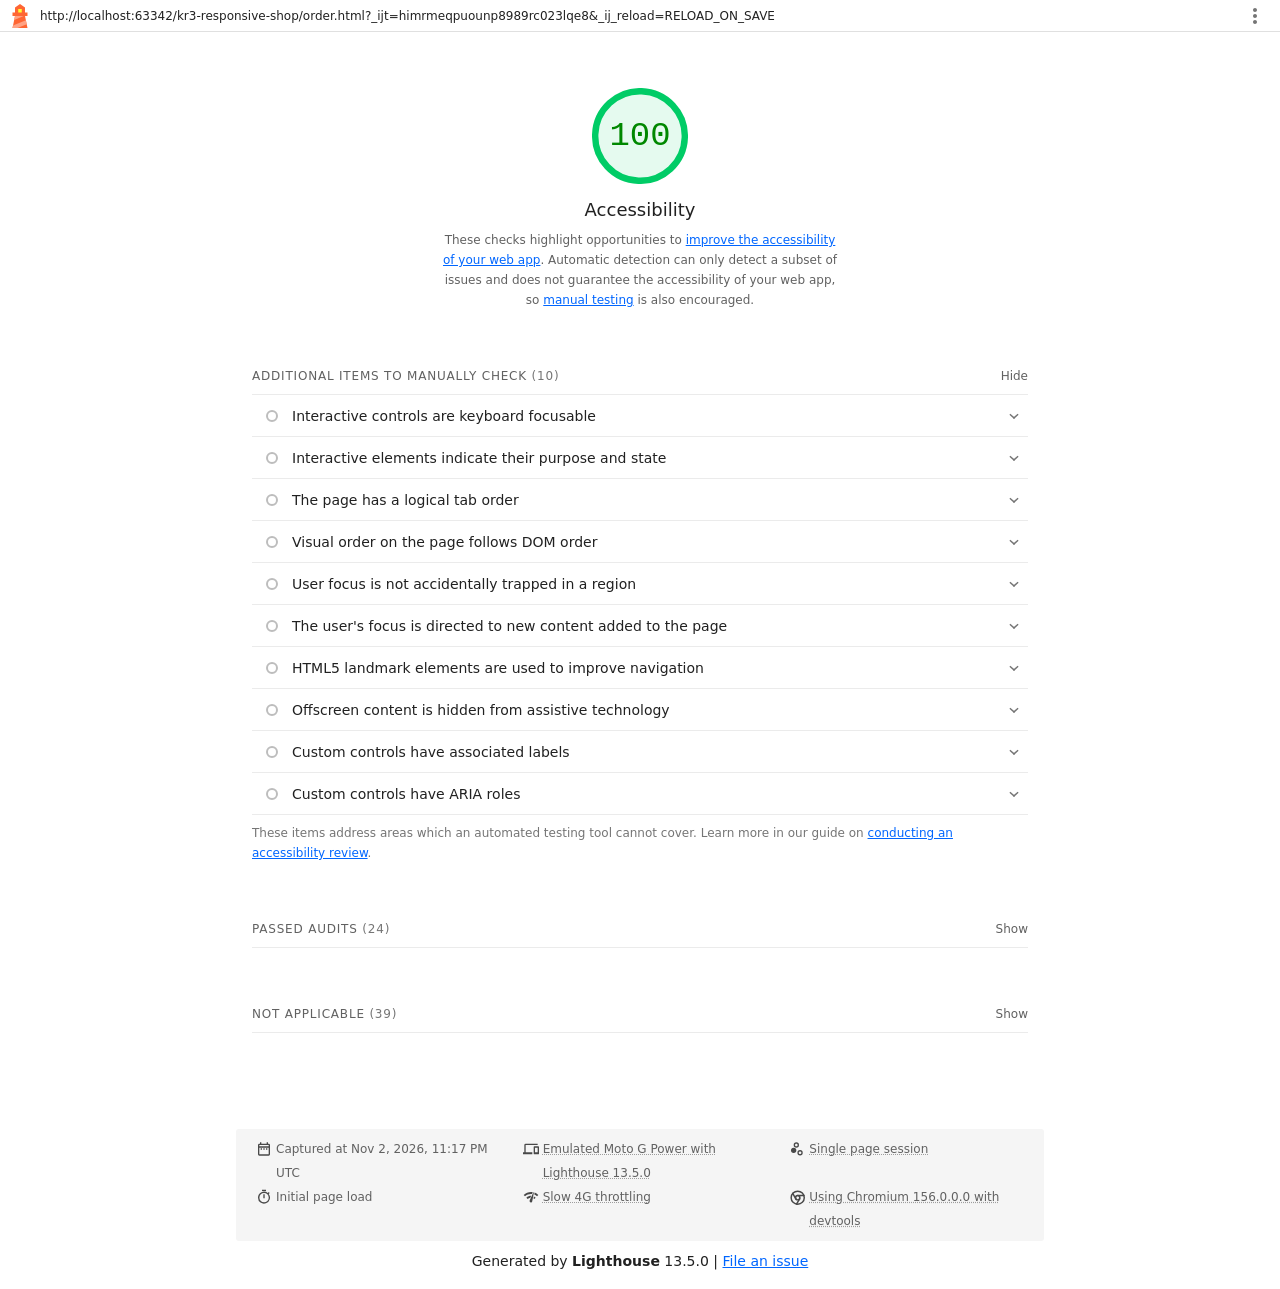
<file: lighthouse/order-accessibility.html>
<!--
@license
Copyright 2018 Google LLC
SPDX-License-Identifier: Apache-2.0
-->
<!doctype html>
<html lang="en">
<head>
  <meta charset="utf-8">
  <meta name="viewport" content="width=device-width, initial-scale=1, minimum-scale=1">
  <link rel="icon" href='data:image/svg+xml;utf8,<svg fill="none" xmlns="http://www.w3.org/2000/svg" viewBox="0 0 48 48"><path d="m14 7 10-7 10 7v10h5v7h-5l5 24H9l5-24H9v-7h5V7Z" fill="%23F63"/><path d="M31.561 24H14l-1.689 8.105L31.561 24ZM18.983 48H9l1.022-4.907L35.723 32.27l1.663 7.98L18.983 48Z" fill="%23FFA385"/><path fill="%23FF3" d="M20.5 10h7v7h-7z"/></svg>'>
  <title>Lighthouse Report</title>
  <style>body {margin: 0}</style>
</head>
<body>
  <noscript>Lighthouse report requires JavaScript. Please enable.</noscript>

  <div id="lh-log"></div>

  <script>window.__LIGHTHOUSE_JSON__ = {"lighthouseVersion":"13.5.0","requestedUrl":"http://localhost:63342/kr3-responsive-shop/order.html?_ijt=himrmeqpuounp8989rc023lqe8&_ij_reload=RELOAD_ON_SAVE","mainDocumentUrl":"http://localhost:63342/kr3-responsive-shop/order.html?_ijt=himrmeqpuounp8989rc023lqe8&_ij_reload=RELOAD_ON_SAVE","finalDisplayedUrl":"http://localhost:63342/kr3-responsive-shop/order.html?_ijt=himrmeqpuounp8989rc023lqe8&_ij_reload=RELOAD_ON_SAVE","finalUrl":"http://localhost:63342/kr3-responsive-shop/order.html?_ijt=himrmeqpuounp8989rc023lqe8&_ij_reload=RELOAD_ON_SAVE","fetchTime":"2026-11-02T23:17:54.154Z","gatherMode":"navigation","runWarnings":[],"userAgent":"Mozilla/5.0 (Windows NT 10.0; Win64; x64) AppleWebKit/537.36 (KHTML, like Gecko) Chrome/156.0.0.0 Safari/537.36","environment":{"networkUserAgent":"Mozilla/5.0 (Linux; Android 11; moto g power (2022)) AppleWebKit/537.36 (KHTML, like Gecko) Chrome/156.0.0.0 Mobile Safari/537.36","hostUserAgent":"Mozilla/5.0 (Windows NT 10.0; Win64; x64) AppleWebKit/537.36 (KHTML, like Gecko) Chrome/156.0.0.0 Safari/537.36","benchmarkIndex":833,"credits":{"axe-core":"4.13.0"}},"audits":{"accesskeys":{"id":"accesskeys","title":"`[accesskey]` values are unique","description":"Access keys let users quickly focus a part of the page. For proper navigation, each access key must be unique. [Learn more about access keys](https://dequeuniversity.com/rules/axe/4.13/accesskeys).","score":null,"scoreDisplayMode":"notApplicable"},"aria-allowed-attr":{"id":"aria-allowed-attr","title":"`[aria-*]` attributes match their roles","description":"Each ARIA `role` supports a specific subset of `aria-*` attributes. Mismatching these invalidates the `aria-*` attributes. [Learn how to match ARIA attributes to their roles](https://dequeuniversity.com/rules/axe/4.13/aria-allowed-attr).","score":1,"scoreDisplayMode":"binary","details":{"type":"table","headings":[{"key":"node","valueType":"node","subItemsHeading":{"key":"relatedNode","valueType":"node"},"label":"Failing Elements"}],"items":[]}},"aria-allowed-role":{"id":"aria-allowed-role","title":"Uses ARIA roles only on compatible elements","description":"Many HTML elements can only be assigned certain ARIA roles. Using ARIA roles where they are not allowed can interfere with the accessibility of the web page. [Learn more about ARIA roles](https://dequeuniversity.com/rules/axe/4.13/aria-allowed-role).","score":null,"scoreDisplayMode":"notApplicable"},"aria-command-name":{"id":"aria-command-name","title":"`button`, `link`, and `menuitem` elements have accessible names","description":"When an element doesn't have an accessible name, screen readers announce it with a generic name, making it unusable for users who rely on screen readers. [Learn how to make command elements more accessible](https://dequeuniversity.com/rules/axe/4.13/aria-command-name).","score":null,"scoreDisplayMode":"notApplicable"},"aria-conditional-attr":{"id":"aria-conditional-attr","title":"ARIA attributes are used as specified for the element's role","description":"Some ARIA attributes are only allowed on an element under certain conditions. [Learn more about conditional ARIA attributes](https://dequeuniversity.com/rules/axe/4.13/aria-conditional-attr).","score":1,"scoreDisplayMode":"binary","details":{"type":"table","headings":[{"key":"node","valueType":"node","subItemsHeading":{"key":"relatedNode","valueType":"node"},"label":"Failing Elements"}],"items":[]}},"aria-deprecated-role":{"id":"aria-deprecated-role","title":"Deprecated ARIA roles were not used","description":"Deprecated ARIA roles may not be processed correctly by assistive technology. [Learn more about deprecated ARIA roles](https://dequeuniversity.com/rules/axe/4.13/aria-deprecated-role).","score":null,"scoreDisplayMode":"notApplicable"},"aria-dialog-name":{"id":"aria-dialog-name","title":"Elements with `role=\"dialog\"` or `role=\"alertdialog\"` have accessible names.","description":"ARIA dialog elements without accessible names may prevent screen readers users from discerning the purpose of these elements. [Learn how to make ARIA dialog elements more accessible](https://dequeuniversity.com/rules/axe/4.13/aria-dialog-name).","score":null,"scoreDisplayMode":"notApplicable"},"aria-hidden-body":{"id":"aria-hidden-body","title":"`[aria-hidden=\"true\"]` is not present on the document `\u003cbody>`","description":"Assistive technologies, like screen readers, work inconsistently when `aria-hidden=\"true\"` is set on the document `\u003cbody>`. [Learn how `aria-hidden` affects the document body](https://dequeuniversity.com/rules/axe/4.13/aria-hidden-body).","score":1,"scoreDisplayMode":"binary","details":{"type":"table","headings":[{"key":"node","valueType":"node","subItemsHeading":{"key":"relatedNode","valueType":"node"},"label":"Failing Elements"}],"items":[]}},"aria-hidden-focus":{"id":"aria-hidden-focus","title":"`[aria-hidden=\"true\"]` elements do not contain focusable descendents","description":"Focusable descendents within an `[aria-hidden=\"true\"]` element prevent those interactive elements from being available to users of assistive technologies like screen readers. [Learn how `aria-hidden` affects focusable elements](https://dequeuniversity.com/rules/axe/4.13/aria-hidden-focus).","score":null,"scoreDisplayMode":"notApplicable"},"aria-input-field-name":{"id":"aria-input-field-name","title":"ARIA input fields have accessible names","description":"When an input field doesn't have an accessible name, screen readers announce it with a generic name, making it unusable for users who rely on screen readers. [Learn more about input field labels](https://dequeuniversity.com/rules/axe/4.13/aria-input-field-name).","score":null,"scoreDisplayMode":"notApplicable"},"aria-meter-name":{"id":"aria-meter-name","title":"ARIA `meter` elements have accessible names","description":"When a meter element doesn't have an accessible name, screen readers announce it with a generic name, making it unusable for users who rely on screen readers. [Learn how to name `meter` elements](https://dequeuniversity.com/rules/axe/4.13/aria-meter-name).","score":null,"scoreDisplayMode":"notApplicable"},"aria-progressbar-name":{"id":"aria-progressbar-name","title":"ARIA `progressbar` elements have accessible names","description":"When a `progressbar` element doesn't have an accessible name, screen readers announce it with a generic name, making it unusable for users who rely on screen readers. [Learn how to label `progressbar` elements](https://dequeuniversity.com/rules/axe/4.13/aria-progressbar-name).","score":null,"scoreDisplayMode":"notApplicable"},"aria-prohibited-attr":{"id":"aria-prohibited-attr","title":"Elements use only permitted ARIA attributes","description":"Using ARIA attributes in roles where they are prohibited can mean that important information is not communicated to users of assistive technologies. [Learn more about prohibited ARIA roles](https://dequeuniversity.com/rules/axe/4.13/aria-prohibited-attr).","score":1,"scoreDisplayMode":"binary","details":{"type":"table","headings":[{"key":"node","valueType":"node","subItemsHeading":{"key":"relatedNode","valueType":"node"},"label":"Failing Elements"}],"items":[]}},"aria-required-attr":{"id":"aria-required-attr","title":"`[role]`s have all required `[aria-*]` attributes","description":"Some ARIA roles have required attributes that describe the state of the element to screen readers. [Learn more about roles and required attributes](https://dequeuniversity.com/rules/axe/4.13/aria-required-attr).","score":null,"scoreDisplayMode":"notApplicable"},"aria-required-children":{"id":"aria-required-children","title":"Elements with an ARIA `[role]` that require children to contain a specific `[role]` have all required children.","description":"Some ARIA parent roles must contain specific child roles to perform their intended accessibility functions. [Learn more about roles and required children elements](https://dequeuniversity.com/rules/axe/4.13/aria-required-children).","score":null,"scoreDisplayMode":"notApplicable"},"aria-required-parent":{"id":"aria-required-parent","title":"`[role]`s are contained by their required parent element","description":"Some ARIA child roles must be contained by specific parent roles to properly perform their intended accessibility functions. [Learn more about ARIA roles and required parent element](https://dequeuniversity.com/rules/axe/4.13/aria-required-parent).","score":null,"scoreDisplayMode":"notApplicable"},"aria-roles":{"id":"aria-roles","title":"`[role]` values are valid","description":"ARIA roles must have valid values in order to perform their intended accessibility functions. [Learn more about valid ARIA roles](https://dequeuniversity.com/rules/axe/4.13/aria-roles).","score":null,"scoreDisplayMode":"notApplicable"},"aria-text":{"id":"aria-text","title":"Elements with the `role=text` attribute do not have focusable descendents.","description":"Adding `role=text` around a text node split by markup enables VoiceOver to treat it as one phrase, but the element's focusable descendents will not be announced. [Learn more about the `role=text` attribute](https://dequeuniversity.com/rules/axe/4.13/aria-text).","score":null,"scoreDisplayMode":"notApplicable"},"aria-toggle-field-name":{"id":"aria-toggle-field-name","title":"ARIA toggle fields have accessible names","description":"When a toggle field doesn't have an accessible name, screen readers announce it with a generic name, making it unusable for users who rely on screen readers. [Learn more about toggle fields](https://dequeuniversity.com/rules/axe/4.13/aria-toggle-field-name).","score":null,"scoreDisplayMode":"notApplicable"},"aria-tooltip-name":{"id":"aria-tooltip-name","title":"ARIA `tooltip` elements have accessible names","description":"When a tooltip element doesn't have an accessible name, screen readers announce it with a generic name, making it unusable for users who rely on screen readers. [Learn how to name `tooltip` elements](https://dequeuniversity.com/rules/axe/4.13/aria-tooltip-name).","score":null,"scoreDisplayMode":"notApplicable"},"aria-treeitem-name":{"id":"aria-treeitem-name","title":"ARIA `treeitem` elements have accessible names","description":"When a `treeitem` element doesn't have an accessible name, screen readers announce it with a generic name, making it unusable for users who rely on screen readers. [Learn more about labeling `treeitem` elements](https://dequeuniversity.com/rules/axe/4.13/aria-treeitem-name).","score":null,"scoreDisplayMode":"notApplicable"},"aria-valid-attr-value":{"id":"aria-valid-attr-value","title":"`[aria-*]` attributes have valid values","description":"Assistive technologies, like screen readers, can't interpret ARIA attributes with invalid values. [Learn more about valid values for ARIA attributes](https://dequeuniversity.com/rules/axe/4.13/aria-valid-attr-value).","score":1,"scoreDisplayMode":"binary","details":{"type":"table","headings":[{"key":"node","valueType":"node","subItemsHeading":{"key":"relatedNode","valueType":"node"},"label":"Failing Elements"}],"items":[]}},"aria-valid-attr":{"id":"aria-valid-attr","title":"`[aria-*]` attributes are valid and not misspelled","description":"Assistive technologies, like screen readers, can't interpret ARIA attributes with invalid names. [Learn more about valid ARIA attributes](https://dequeuniversity.com/rules/axe/4.13/aria-valid-attr).","score":1,"scoreDisplayMode":"binary","details":{"type":"table","headings":[{"key":"node","valueType":"node","subItemsHeading":{"key":"relatedNode","valueType":"node"},"label":"Failing Elements"}],"items":[]}},"button-name":{"id":"button-name","title":"Buttons have an accessible name","description":"When a button doesn't have an accessible name, screen readers announce it as \"button\", making it unusable for users who rely on screen readers. [Learn how to make buttons more accessible](https://dequeuniversity.com/rules/axe/4.13/button-name).","score":1,"scoreDisplayMode":"binary","details":{"type":"table","headings":[{"key":"node","valueType":"node","subItemsHeading":{"key":"relatedNode","valueType":"node"},"label":"Failing Elements"}],"items":[]}},"bypass":{"id":"bypass","title":"The page contains a heading, skip link, or landmark region","description":"Adding ways to bypass repetitive content lets keyboard users navigate the page more efficiently. [Learn more about bypass blocks](https://dequeuniversity.com/rules/axe/4.13/bypass).","score":null,"scoreDisplayMode":"notApplicable"},"color-contrast":{"id":"color-contrast","title":"Background and foreground colors have a sufficient contrast ratio","description":"Low-contrast text is difficult or impossible for many users to read. [Learn how to provide sufficient color contrast](https://dequeuniversity.com/rules/axe/4.13/color-contrast).","score":1,"scoreDisplayMode":"binary","details":{"type":"table","headings":[{"key":"node","valueType":"node","subItemsHeading":{"key":"relatedNode","valueType":"node"},"label":"Failing Elements"}],"items":[]}},"definition-list":{"id":"definition-list","title":"`\u003cdl>`'s contain only properly-ordered `\u003cdt>` and `\u003cdd>` groups, `\u003cscript>`, `\u003ctemplate>` or `\u003cdiv>` elements.","description":"When definition lists are not properly marked up, screen readers may produce confusing or inaccurate output. [Learn how to structure definition lists correctly](https://dequeuniversity.com/rules/axe/4.13/definition-list).","score":null,"scoreDisplayMode":"notApplicable"},"dlitem":{"id":"dlitem","title":"Definition list items are wrapped in `\u003cdl>` elements","description":"Definition list items (`\u003cdt>` and `\u003cdd>`) must be wrapped in a parent `\u003cdl>` element to ensure that screen readers can properly announce them. [Learn how to structure definition lists correctly](https://dequeuniversity.com/rules/axe/4.13/dlitem).","score":null,"scoreDisplayMode":"notApplicable"},"document-title":{"id":"document-title","title":"Document has a `\u003ctitle>` element","description":"The title gives screen reader users an overview of the page, and search engine users rely on it heavily to determine if a page is relevant to their search. [Learn more about document titles](https://dequeuniversity.com/rules/axe/4.13/document-title).","score":1,"scoreDisplayMode":"binary","details":{"type":"table","headings":[{"key":"node","valueType":"node","subItemsHeading":{"key":"relatedNode","valueType":"node"},"label":"Failing Elements"}],"items":[]}},"duplicate-id-aria":{"id":"duplicate-id-aria","title":"ARIA IDs are unique","description":"The value of an ARIA ID must be unique to prevent other instances from being overlooked by assistive technologies. [Learn how to fix duplicate ARIA IDs](https://dequeuniversity.com/rules/axe/4.13/duplicate-id-aria).","score":null,"scoreDisplayMode":"notApplicable"},"empty-heading":{"id":"empty-heading","title":"All heading elements contain content.","description":"A heading with no content or inaccessible text prevent screen reader users from accessing information on the page's structure. [Learn more about headings](https://dequeuniversity.com/rules/axe/4.13/empty-heading).","score":null,"scoreDisplayMode":"notApplicable"},"form-field-multiple-labels":{"id":"form-field-multiple-labels","title":"No form fields have multiple labels","description":"Form fields with multiple labels can be confusingly announced by assistive technologies like screen readers which use either the first, the last, or all of the labels. [Learn how to use form labels](https://dequeuniversity.com/rules/axe/4.13/form-field-multiple-labels).","score":null,"scoreDisplayMode":"notApplicable"},"frame-title":{"id":"frame-title","title":"`\u003cframe>` or `\u003ciframe>` elements have a title","description":"Screen reader users rely on frame titles to describe the contents of frames. [Learn more about frame titles](https://dequeuniversity.com/rules/axe/4.13/frame-title).","score":null,"scoreDisplayMode":"notApplicable"},"heading-order":{"id":"heading-order","title":"Heading elements appear in a sequentially-descending order","description":"Properly ordered headings that do not skip levels convey the semantic structure of the page, making it easier to navigate and understand when using assistive technologies. [Learn more about heading order](https://dequeuniversity.com/rules/axe/4.13/heading-order).","score":1,"scoreDisplayMode":"binary","details":{"type":"table","headings":[{"key":"node","valueType":"node","subItemsHeading":{"key":"relatedNode","valueType":"node"},"label":"Failing Elements"}],"items":[]}},"html-has-lang":{"id":"html-has-lang","title":"`\u003chtml>` element has a `[lang]` attribute","description":"If a page doesn't specify a `lang` attribute, a screen reader assumes that the page is in the default language that the user chose when setting up the screen reader. If the page isn't actually in the default language, then the screen reader might not announce the page's text correctly. [Learn more about the `lang` attribute](https://dequeuniversity.com/rules/axe/4.13/html-has-lang).","score":1,"scoreDisplayMode":"binary","details":{"type":"table","headings":[{"key":"node","valueType":"node","subItemsHeading":{"key":"relatedNode","valueType":"node"},"label":"Failing Elements"}],"items":[]}},"html-lang-valid":{"id":"html-lang-valid","title":"`\u003chtml>` element has a valid value for its `[lang]` attribute","description":"Specifying a valid [BCP 47 language](https://www.w3.org/International/questions/qa-choosing-language-tags#question) helps screen readers announce text properly. [Learn how to use the `lang` attribute](https://dequeuniversity.com/rules/axe/4.13/html-lang-valid).","score":1,"scoreDisplayMode":"binary","details":{"type":"table","headings":[{"key":"node","valueType":"node","subItemsHeading":{"key":"relatedNode","valueType":"node"},"label":"Failing Elements"}],"items":[]}},"html-xml-lang-mismatch":{"id":"html-xml-lang-mismatch","title":"`\u003chtml>` element has an `[xml:lang]` attribute with the same base language as the `[lang]` attribute.","description":"If the webpage does not specify a consistent language, then the screen reader might not announce the page's text correctly. [Learn more about the `lang` attribute](https://dequeuniversity.com/rules/axe/4.13/html-xml-lang-mismatch).","score":null,"scoreDisplayMode":"notApplicable"},"identical-links-same-purpose":{"id":"identical-links-same-purpose","title":"Identical links have the same purpose.","description":"Links with the same destination should have the same description, to help users understand the link's purpose and decide whether to follow it. [Learn more about identical links](https://dequeuniversity.com/rules/axe/4.13/identical-links-same-purpose).","score":null,"scoreDisplayMode":"notApplicable"},"image-alt":{"id":"image-alt","title":"Image elements have `[alt]` attributes","description":"Informative elements should aim for short, descriptive alternate text. Decorative elements can be ignored with an empty alt attribute. [Learn more about the `alt` attribute](https://dequeuniversity.com/rules/axe/4.13/image-alt).","score":1,"scoreDisplayMode":"binary","details":{"type":"table","headings":[{"key":"node","valueType":"node","subItemsHeading":{"key":"relatedNode","valueType":"node"},"label":"Failing Elements"}],"items":[]}},"image-redundant-alt":{"id":"image-redundant-alt","title":"Image elements do not have `[alt]` attributes that are redundant text.","description":"Informative elements should aim for short, descriptive alternative text. Alternative text that is exactly the same as the text adjacent to the link or image is potentially confusing for screen reader users, because the text will be read twice. [Learn more about the `alt` attribute](https://dequeuniversity.com/rules/axe/4.13/image-redundant-alt).","score":null,"scoreDisplayMode":"notApplicable"},"input-button-name":{"id":"input-button-name","title":"Input buttons have discernible text.","description":"Adding discernable and accessible text to input buttons may help screen reader users understand the purpose of the input button. [Learn more about input buttons](https://dequeuniversity.com/rules/axe/4.13/input-button-name).","score":null,"scoreDisplayMode":"notApplicable"},"input-image-alt":{"id":"input-image-alt","title":"`\u003cinput type=\"image\">` elements have `[alt]` text","description":"When an image is being used as an `\u003cinput>` button, providing alternative text can help screen reader users understand the purpose of the button. [Learn about input image alt text](https://dequeuniversity.com/rules/axe/4.13/input-image-alt).","score":null,"scoreDisplayMode":"notApplicable"},"label-content-name-mismatch":{"id":"label-content-name-mismatch","title":"Elements with visible text labels have matching accessible names.","description":"Visible text labels that do not match the accessible name can result in a confusing experience for screen reader users. [Learn more about accessible names](https://dequeuniversity.com/rules/axe/4.13/label-content-name-mismatch).","score":null,"scoreDisplayMode":"notApplicable"},"label":{"id":"label","title":"Form elements have associated labels","description":"Labels ensure that form controls are announced properly by assistive technologies, like screen readers. [Learn more about form element labels](https://dequeuniversity.com/rules/axe/4.13/label).","score":1,"scoreDisplayMode":"binary","details":{"type":"table","headings":[{"key":"node","valueType":"node","subItemsHeading":{"key":"relatedNode","valueType":"node"},"label":"Failing Elements"}],"items":[]}},"landmark-one-main":{"id":"landmark-one-main","title":"Document has a main landmark.","description":"One main landmark helps screen reader users navigate a web page. [Learn more about landmarks](https://dequeuniversity.com/rules/axe/4.13/landmark-one-main).","score":1,"scoreDisplayMode":"binary","details":{"type":"table","headings":[{"key":"node","valueType":"node","subItemsHeading":{"key":"relatedNode","valueType":"node"},"label":"Failing Elements"}],"items":[]}},"link-name":{"id":"link-name","title":"Links have a discernible name","description":"Link text (and alternate text for images, when used as links) that is discernible, unique, and focusable improves the navigation experience for screen reader users. [Learn how to make links accessible](https://dequeuniversity.com/rules/axe/4.13/link-name).","score":1,"scoreDisplayMode":"binary","details":{"type":"table","headings":[{"key":"node","valueType":"node","subItemsHeading":{"key":"relatedNode","valueType":"node"},"label":"Failing Elements"}],"items":[]}},"link-in-text-block":{"id":"link-in-text-block","title":"Links are distinguishable without relying on color.","description":"Low-contrast text is difficult or impossible for many users to read. Link text that is discernible improves the experience for users with low vision. [Learn how to make links distinguishable](https://dequeuniversity.com/rules/axe/4.13/link-in-text-block).","score":null,"scoreDisplayMode":"notApplicable"},"list":{"id":"list","title":"Lists contain only `\u003cli>` elements and script supporting elements (`\u003cscript>` and `\u003ctemplate>`).","description":"Screen readers have a specific way of announcing lists. Ensuring proper list structure aids screen reader output. [Learn more about proper list structure](https://dequeuniversity.com/rules/axe/4.13/list).","score":1,"scoreDisplayMode":"binary","details":{"type":"table","headings":[{"key":"node","valueType":"node","subItemsHeading":{"key":"relatedNode","valueType":"node"},"label":"Failing Elements"}],"items":[]}},"listitem":{"id":"listitem","title":"List items (`\u003cli>`) are contained within `\u003cul>`, `\u003col>` or `\u003cmenu>` parent elements","description":"Screen readers require list items (`\u003cli>`) to be contained within a parent `\u003cul>`, `\u003col>` or `\u003cmenu>` to be announced properly. [Learn more about proper list structure](https://dequeuniversity.com/rules/axe/4.13/listitem).","score":1,"scoreDisplayMode":"binary","details":{"type":"table","headings":[{"key":"node","valueType":"node","subItemsHeading":{"key":"relatedNode","valueType":"node"},"label":"Failing Elements"}],"items":[]}},"meta-refresh":{"id":"meta-refresh","title":"The document does not use `\u003cmeta http-equiv=\"refresh\">`","description":"Users do not expect a page to refresh automatically, and doing so will move focus back to the top of the page. This may create a frustrating or confusing experience. [Learn more about the refresh meta tag](https://dequeuniversity.com/rules/axe/4.13/meta-refresh).","score":null,"scoreDisplayMode":"notApplicable"},"meta-viewport":{"id":"meta-viewport","title":"`[user-scalable=\"no\"]` is not used in the `\u003cmeta name=\"viewport\">` element and the `[maximum-scale]` attribute is not less than 5.","description":"Disabling zooming is problematic for users with low vision who rely on screen magnification to properly see the contents of a web page. [Learn more about the viewport meta tag](https://dequeuniversity.com/rules/axe/4.13/meta-viewport).","score":1,"scoreDisplayMode":"binary","details":{"type":"table","headings":[{"key":"node","valueType":"node","subItemsHeading":{"key":"relatedNode","valueType":"node"},"label":"Failing Elements"}],"items":[]}},"object-alt":{"id":"object-alt","title":"`\u003cobject>` elements have alternate text","description":"Screen readers cannot translate non-text content. Adding alternate text to `\u003cobject>` elements helps screen readers convey meaning to users. [Learn more about alt text for `object` elements](https://dequeuniversity.com/rules/axe/4.13/object-alt).","score":null,"scoreDisplayMode":"notApplicable"},"select-name":{"id":"select-name","title":"Select elements have associated label elements.","description":"Form elements without effective labels can create frustrating experiences for screen reader users. [Learn more about the `select` element](https://dequeuniversity.com/rules/axe/4.13/select-name).","score":1,"scoreDisplayMode":"binary","details":{"type":"table","headings":[{"key":"node","valueType":"node","subItemsHeading":{"key":"relatedNode","valueType":"node"},"label":"Failing Elements"}],"items":[]}},"skip-link":{"id":"skip-link","title":"Skip links are focusable.","description":"Including a skip link can help users skip to the main content to save time. [Learn more about skip links](https://dequeuniversity.com/rules/axe/4.13/skip-link).","score":1,"scoreDisplayMode":"binary","details":{"type":"table","headings":[{"key":"node","valueType":"node","subItemsHeading":{"key":"relatedNode","valueType":"node"},"label":"Failing Elements"}],"items":[]}},"tabindex":{"id":"tabindex","title":"No element has a `[tabindex]` value greater than 0","description":"A value greater than 0 implies an explicit navigation ordering. Although technically valid, this often creates frustrating experiences for users who rely on assistive technologies. [Learn more about the `tabindex` attribute](https://dequeuniversity.com/rules/axe/4.13/tabindex).","score":1,"scoreDisplayMode":"binary","details":{"type":"table","headings":[{"key":"node","valueType":"node","subItemsHeading":{"key":"relatedNode","valueType":"node"},"label":"Failing Elements"}],"items":[]}},"table-duplicate-name":{"id":"table-duplicate-name","title":"Tables have different content in the summary attribute and `\u003ccaption>`.","description":"The summary attribute should describe the table structure, while `\u003ccaption>` should have the onscreen title. Accurate table mark-up helps users of screen readers. [Learn more about summary and caption](https://dequeuniversity.com/rules/axe/4.13/table-duplicate-name).","score":null,"scoreDisplayMode":"notApplicable"},"table-fake-caption":{"id":"table-fake-caption","title":"Tables use `\u003ccaption>` instead of cells with the `[colspan]` attribute to indicate a caption.","description":"Screen readers have features to make navigating tables easier. Ensuring that tables use the actual caption element instead of cells with the `[colspan]` attribute may improve the experience for screen reader users. [Learn more about captions](https://dequeuniversity.com/rules/axe/4.13/table-fake-caption).","score":null,"scoreDisplayMode":"notApplicable"},"target-size":{"id":"target-size","title":"Touch targets have sufficient size and spacing.","description":"Touch targets with sufficient size and spacing help users who may have difficulty targeting small controls to activate the targets. [Learn more about touch targets](https://dequeuniversity.com/rules/axe/4.13/target-size).","score":1,"scoreDisplayMode":"binary","details":{"type":"table","headings":[{"key":"node","valueType":"node","subItemsHeading":{"key":"relatedNode","valueType":"node"},"label":"Failing Elements"}],"items":[]}},"td-has-header":{"id":"td-has-header","title":"`\u003ctd>` elements in a large `\u003ctable>` have one or more table headers.","description":"Screen readers have features to make navigating tables easier. Ensuring that `\u003ctd>` elements in a large table (3 or more cells in width and height) have an associated table header may improve the experience for screen reader users. [Learn more about table headers](https://dequeuniversity.com/rules/axe/4.13/td-has-header).","score":null,"scoreDisplayMode":"notApplicable"},"td-headers-attr":{"id":"td-headers-attr","title":"Cells in a `\u003ctable>` element that use the `[headers]` attribute refer to table cells within the same table.","description":"Screen readers have features to make navigating tables easier. Ensuring `\u003ctd>` cells using the `[headers]` attribute only refer to other cells in the same table may improve the experience for screen reader users. [Learn more about the `headers` attribute](https://dequeuniversity.com/rules/axe/4.13/td-headers-attr).","score":null,"scoreDisplayMode":"notApplicable"},"th-has-data-cells":{"id":"th-has-data-cells","title":"`\u003cth>` elements and elements with `[role=\"columnheader\"/\"rowheader\"]` have data cells they describe.","description":"Screen readers have features to make navigating tables easier. Ensuring table headers always refer to some set of cells may improve the experience for screen reader users. [Learn more about table headers](https://dequeuniversity.com/rules/axe/4.13/th-has-data-cells).","score":null,"scoreDisplayMode":"notApplicable"},"valid-lang":{"id":"valid-lang","title":"`[lang]` attributes have a valid value","description":"Specifying a valid [BCP 47 language](https://www.w3.org/International/questions/qa-choosing-language-tags#question) on elements helps ensure that text is pronounced correctly by a screen reader. [Learn how to use the `lang` attribute](https://dequeuniversity.com/rules/axe/4.13/valid-lang).","score":null,"scoreDisplayMode":"notApplicable"},"video-caption":{"id":"video-caption","title":"`\u003cvideo>` elements contain a `\u003ctrack>` element with `[kind=\"captions\"]`","description":"When a video provides a caption it is easier for deaf and hearing impaired users to access its information. [Learn more about video captions](https://dequeuniversity.com/rules/axe/4.13/video-caption).","score":null,"scoreDisplayMode":"notApplicable"},"custom-controls-labels":{"id":"custom-controls-labels","title":"Custom controls have associated labels","description":"Custom interactive controls have associated labels, provided by aria-label or aria-labelledby. [Learn more about custom controls and labels](https://developer.chrome.com/docs/lighthouse/accessibility/custom-controls-labels/).","score":null,"scoreDisplayMode":"manual"},"custom-controls-roles":{"id":"custom-controls-roles","title":"Custom controls have ARIA roles","description":"Custom interactive controls have appropriate ARIA roles. [Learn how to add roles to custom controls](https://developer.chrome.com/docs/lighthouse/accessibility/custom-control-roles/).","score":null,"scoreDisplayMode":"manual"},"focus-traps":{"id":"focus-traps","title":"User focus is not accidentally trapped in a region","description":"A user can tab into and out of any control or region without accidentally trapping their focus. [Learn how to avoid focus traps](https://developer.chrome.com/docs/lighthouse/accessibility/focus-traps/).","score":null,"scoreDisplayMode":"manual"},"focusable-controls":{"id":"focusable-controls","title":"Interactive controls are keyboard focusable","description":"Custom interactive controls are keyboard focusable and display a focus indicator. [Learn how to make custom controls focusable](https://developer.chrome.com/docs/lighthouse/accessibility/focusable-controls/).","score":null,"scoreDisplayMode":"manual"},"interactive-element-affordance":{"id":"interactive-element-affordance","title":"Interactive elements indicate their purpose and state","description":"Interactive elements, such as links and buttons, should indicate their state and be distinguishable from non-interactive elements. [Learn how to decorate interactive elements with affordance hints](https://developer.chrome.com/docs/lighthouse/accessibility/interactive-element-affordance/).","score":null,"scoreDisplayMode":"manual"},"logical-tab-order":{"id":"logical-tab-order","title":"The page has a logical tab order","description":"Tabbing through the page follows the visual layout. Users cannot focus elements that are offscreen. [Learn more about logical tab ordering](https://developer.chrome.com/docs/lighthouse/accessibility/logical-tab-order/).","score":null,"scoreDisplayMode":"manual"},"managed-focus":{"id":"managed-focus","title":"The user's focus is directed to new content added to the page","description":"If new content, such as a dialog, is added to the page, the user's focus is directed to it. [Learn how to direct focus to new content](https://developer.chrome.com/docs/lighthouse/accessibility/managed-focus/).","score":null,"scoreDisplayMode":"manual"},"offscreen-content-hidden":{"id":"offscreen-content-hidden","title":"Offscreen content is hidden from assistive technology","description":"Offscreen content is hidden with display: none or aria-hidden=true. [Learn how to properly hide offscreen content](https://developer.chrome.com/docs/lighthouse/accessibility/offscreen-content-hidden/).","score":null,"scoreDisplayMode":"manual"},"use-landmarks":{"id":"use-landmarks","title":"HTML5 landmark elements are used to improve navigation","description":"Landmark elements (`\u003cmain>`, `\u003cnav>`, etc.) are used to improve the keyboard navigation of the page for assistive technology. [Learn more about landmark elements](https://developer.chrome.com/docs/lighthouse/accessibility/use-landmarks/).","score":null,"scoreDisplayMode":"manual"},"visual-order-follows-dom":{"id":"visual-order-follows-dom","title":"Visual order on the page follows DOM order","description":"DOM order matches the visual order, improving navigation for assistive technology. [Learn more about DOM and visual ordering](https://developer.chrome.com/docs/lighthouse/accessibility/visual-order-follows-dom/).","score":null,"scoreDisplayMode":"manual"},"autocomplete-valid":{"id":"autocomplete-valid","title":"`autocomplete` attributes are used correctly","description":"The `autocomplete` attribute values must be valid and correctly applied for screen readers to function correctly. [Learn more about valid autocomplete values](https://dequeuniversity.com/rules/axe/4.13/autocomplete-valid).","score":1,"scoreDisplayMode":"binary","details":{"type":"table","headings":[{"key":"node","valueType":"node","subItemsHeading":{"key":"relatedNode","valueType":"node"},"label":"Failing Elements"}],"items":[]}},"presentation-role-conflict":{"id":"presentation-role-conflict","title":"Elements with `role=\"none\"` or `role=\"presentation\"` do not have conflicts","description":"There are certain cases where the semantic role of an element with `role=\"none\"` or `role=\"presentation\"` does not resolve to none or presentation. To ensure the element remains removed from the accessibility tree, you should not add any global ARIA attributes to the element or make it focusable. [Learn more about presentation role conflict](https://dequeuniversity.com/rules/axe/4.13/presentation-role-conflict).","score":null,"scoreDisplayMode":"notApplicable"},"svg-img-alt":{"id":"svg-img-alt","title":"SVG elements with an `img` role have an accessible text alternative","description":"Ensures SVG elements with an `img`, `graphics-document` or `graphics-symbol` role have an accessible text alternative. [Learn more about SVG alt text](https://dequeuniversity.com/rules/axe/4.13/svg-img-alt).","score":null,"scoreDisplayMode":"notApplicable"}},"configSettings":{"output":"json","maxWaitForFcp":30000,"maxWaitForLoad":45000,"pauseAfterFcpMs":1000,"pauseAfterLoadMs":1000,"networkQuietThresholdMs":1000,"cpuQuietThresholdMs":1000,"formFactor":"mobile","throttling":{"rttMs":150,"throughputKbps":1638.4,"requestLatencyMs":562.5,"downloadThroughputKbps":1474.5600000000002,"uploadThroughputKbps":675,"cpuSlowdownMultiplier":4},"throttlingMethod":"simulate","screenEmulation":{"mobile":true,"width":412,"height":823,"deviceScaleFactor":1.75,"disabled":true},"emulatedUserAgent":"Mozilla/5.0 (Linux; Android 11; moto g power (2022)) AppleWebKit/537.36 (KHTML, like Gecko) Chrome/136.0.0.0 Mobile Safari/537.36","auditMode":false,"gatherMode":false,"clearStorageTypes":["file_systems","shader_cache","service_workers","cache_storage"],"disableStorageReset":false,"debugNavigation":false,"channel":"devtools","usePassiveGathering":false,"disableFullPageScreenshot":false,"skipAboutBlank":false,"blankPage":"about:blank","ignoreStatusCode":true,"locale":"en-US","blockedUrlPatterns":null,"additionalTraceCategories":"","extraHeaders":null,"precomputedLanternData":null,"onlyAudits":null,"onlyCategories":["accessibility"],"skipAudits":null},"categories":{"accessibility":{"title":"Accessibility","description":"These checks highlight opportunities to [improve the accessibility of your web app](https://developer.chrome.com/docs/lighthouse/accessibility/). Automatic detection can only detect a subset of issues and does not guarantee the accessibility of your web app, so [manual testing](https://web.dev/articles/how-to-review) is also encouraged.","manualDescription":"These items address areas which an automated testing tool cannot cover. Learn more in our guide on [conducting an accessibility review](https://web.dev/articles/how-to-review).","supportedModes":["navigation","snapshot"],"auditRefs":[{"id":"accesskeys","weight":0,"group":"a11y-navigation"},{"id":"aria-allowed-attr","weight":10,"group":"a11y-aria"},{"id":"aria-command-name","weight":0,"group":"a11y-aria"},{"id":"aria-conditional-attr","weight":7,"group":"a11y-aria"},{"id":"aria-deprecated-role","weight":0,"group":"a11y-aria"},{"id":"aria-dialog-name","weight":0,"group":"a11y-aria"},{"id":"aria-hidden-body","weight":10,"group":"a11y-aria"},{"id":"aria-hidden-focus","weight":0,"group":"a11y-aria"},{"id":"aria-input-field-name","weight":0,"group":"a11y-aria"},{"id":"aria-meter-name","weight":0,"group":"a11y-aria"},{"id":"aria-progressbar-name","weight":0,"group":"a11y-aria"},{"id":"aria-prohibited-attr","weight":7,"group":"a11y-aria"},{"id":"aria-required-attr","weight":0,"group":"a11y-aria"},{"id":"aria-required-children","weight":0,"group":"a11y-aria"},{"id":"aria-required-parent","weight":0,"group":"a11y-aria"},{"id":"aria-roles","weight":0,"group":"a11y-aria"},{"id":"aria-text","weight":0,"group":"a11y-aria"},{"id":"aria-toggle-field-name","weight":0,"group":"a11y-aria"},{"id":"aria-tooltip-name","weight":0,"group":"a11y-aria"},{"id":"aria-treeitem-name","weight":0,"group":"a11y-aria"},{"id":"aria-valid-attr-value","weight":10,"group":"a11y-aria"},{"id":"aria-valid-attr","weight":10,"group":"a11y-aria"},{"id":"button-name","weight":10,"group":"a11y-names-labels"},{"id":"bypass","weight":0,"group":"a11y-navigation"},{"id":"color-contrast","weight":7,"group":"a11y-color-contrast"},{"id":"definition-list","weight":0,"group":"a11y-tables-lists"},{"id":"dlitem","weight":0,"group":"a11y-tables-lists"},{"id":"document-title","weight":7,"group":"a11y-names-labels"},{"id":"duplicate-id-aria","weight":0,"group":"a11y-aria"},{"id":"form-field-multiple-labels","weight":0,"group":"a11y-names-labels"},{"id":"frame-title","weight":0,"group":"a11y-names-labels"},{"id":"heading-order","weight":3,"group":"a11y-navigation"},{"id":"html-has-lang","weight":7,"group":"a11y-language"},{"id":"html-lang-valid","weight":7,"group":"a11y-language"},{"id":"html-xml-lang-mismatch","weight":0,"group":"a11y-language"},{"id":"image-alt","weight":10,"group":"a11y-names-labels"},{"id":"input-button-name","weight":0,"group":"a11y-names-labels"},{"id":"input-image-alt","weight":0,"group":"a11y-names-labels"},{"id":"label","weight":10,"group":"a11y-names-labels"},{"id":"link-in-text-block","weight":0,"group":"a11y-color-contrast"},{"id":"link-name","weight":7,"group":"a11y-names-labels"},{"id":"list","weight":7,"group":"a11y-tables-lists"},{"id":"listitem","weight":7,"group":"a11y-tables-lists"},{"id":"meta-refresh","weight":0,"group":"a11y-best-practices"},{"id":"meta-viewport","weight":10,"group":"a11y-best-practices"},{"id":"object-alt","weight":0,"group":"a11y-names-labels"},{"id":"select-name","weight":10,"group":"a11y-names-labels"},{"id":"skip-link","weight":3,"group":"a11y-names-labels"},{"id":"tabindex","weight":7,"group":"a11y-navigation"},{"id":"target-size","weight":7,"group":"a11y-best-practices"},{"id":"td-headers-attr","weight":0,"group":"a11y-tables-lists"},{"id":"th-has-data-cells","weight":0,"group":"a11y-tables-lists"},{"id":"valid-lang","weight":0,"group":"a11y-language"},{"id":"video-caption","weight":0,"group":"a11y-audio-video"},{"id":"landmark-one-main","weight":3,"group":"a11y-best-practices"},{"id":"autocomplete-valid","weight":1,"group":"a11y-best-practices"},{"id":"presentation-role-conflict","weight":0,"group":"a11y-best-practices"},{"id":"svg-img-alt","weight":0,"group":"a11y-best-practices"},{"id":"focusable-controls","weight":0},{"id":"interactive-element-affordance","weight":0},{"id":"logical-tab-order","weight":0},{"id":"visual-order-follows-dom","weight":0},{"id":"focus-traps","weight":0},{"id":"managed-focus","weight":0},{"id":"use-landmarks","weight":0},{"id":"offscreen-content-hidden","weight":0},{"id":"custom-controls-labels","weight":0},{"id":"custom-controls-roles","weight":0},{"id":"table-duplicate-name","weight":0,"group":"a11y-best-practices"},{"id":"empty-heading","weight":0,"group":"a11y-best-practices"},{"id":"aria-allowed-role","weight":0,"group":"a11y-best-practices"},{"id":"image-redundant-alt","weight":0,"group":"a11y-names-labels"},{"id":"identical-links-same-purpose","weight":0,"group":"a11y-best-practices"},{"id":"label-content-name-mismatch","weight":0,"group":"hidden"},{"id":"table-fake-caption","weight":0,"group":"hidden"},{"id":"td-has-header","weight":0,"group":"hidden"}],"id":"accessibility","score":1}},"categoryGroups":{"metrics":{"title":"Metrics"},"insights":{"title":"Insights","description":"These insights are also available in the Chrome DevTools Performance Panel - [record a trace](https://developer.chrome.com/docs/devtools/performance/reference) to view more detailed information."},"diagnostics":{"title":"Diagnostics","description":"More information about the performance of your application. These numbers don't [directly affect](https://developer.chrome.com/docs/lighthouse/performance/performance-scoring/) the Performance score."},"a11y-best-practices":{"title":"Best practices","description":"These items highlight common accessibility best practices."},"a11y-color-contrast":{"title":"Contrast","description":"These are opportunities to improve the legibility of your content."},"a11y-names-labels":{"title":"Names and labels","description":"These are opportunities to improve the semantics of the controls in your application. This may enhance the experience for users of assistive technology, like a screen reader."},"a11y-navigation":{"title":"Navigation","description":"These are opportunities to improve keyboard navigation in your application."},"a11y-aria":{"title":"ARIA","description":"These are opportunities to improve the usage of ARIA in your application which may enhance the experience for users of assistive technology, like a screen reader."},"a11y-language":{"title":"Internationalization and localization","description":"These are opportunities to improve the interpretation of your content by users in different locales."},"a11y-audio-video":{"title":"Audio and video","description":"These are opportunities to provide alternative content for audio and video. This may improve the experience for users with hearing or vision impairments."},"a11y-tables-lists":{"title":"Tables and lists","description":"These are opportunities to improve the experience of reading tabular or list data using assistive technology, like a screen reader."},"seo-mobile":{"title":"Mobile Friendly","description":"Make sure your pages are mobile friendly so users don’t have to pinch or zoom in order to read the content pages. [Learn how to make pages mobile-friendly](https://developers.google.com/search/mobile-sites/)."},"seo-content":{"title":"Content Best Practices","description":"Format your HTML in a way that enables crawlers to better understand your app’s content."},"seo-crawl":{"title":"Crawling and Indexing","description":"To appear in search results, crawlers need access to your app."},"best-practices-trust-safety":{"title":"Trust and Safety"},"best-practices-ux":{"title":"User Experience"},"best-practices-browser-compat":{"title":"Browser Compatibility"},"best-practices-general":{"title":"General"},"webmcp":{"title":"WebMCP","description":"Audits validating WebMCP integration."},"agent-accessibility":{"title":"Agent Accessibility","description":"These audits highlight best practices for improving the accessibility of the website for AI agents."},"agent-discoverability":{"title":"Agent Discoverability","description":"These audits validate that websites expose discoverable resources, documentation, and catalogs for AI agents."},"hidden":{"title":""}},"stackPacks":[],"entities":[{"name":"localhost","origins":["http://localhost:63342"],"isFirstParty":true,"isUnrecognized":true},{"name":"kaspersky-labs.com","origins":["http://gc.kis.v2.scr.kaspersky-labs.com"],"isUnrecognized":true}],"fullPageScreenshot":{"screenshot":{"data":"[data-uri]","width":412,"height":2246},"nodes":{"1-0-A":{"id":"","top":15,"bottom":40,"left":122,"right":290,"width":168,"height":25},"1-1-HEADER":{"id":"","top":0,"bottom":196,"left":0,"right":412,"width":412,"height":196},"1-2-BODY":{"id":"","top":0,"bottom":2246,"left":0,"right":412,"width":412,"height":2246}}},"timing":{"entries":[{"startTime":318,"name":"lh:config","duration":726.1,"entryType":"measure"},{"startTime":320.5,"name":"lh:config:resolveArtifactsToDefns","duration":2.9,"entryType":"measure"},{"startTime":1044.5,"name":"lh:runner:gather","duration":7873.4,"entryType":"measure"},{"startTime":1045.2,"name":"lh:driver:connect","duration":11,"entryType":"measure"},{"startTime":1056.6,"name":"lh:driver:navigate","duration":96.4,"entryType":"measure"},{"startTime":1153.4,"name":"lh:gather:getBenchmarkIndex","duration":1024,"entryType":"measure"},{"startTime":2177.6,"name":"lh:gather:getVersion","duration":0.8,"entryType":"measure"},{"startTime":2178.5,"name":"lh:gather:getDevicePixelRatio","duration":1.2,"entryType":"measure"},{"startTime":2180.1,"name":"lh:prepare:navigationMode","duration":76.8,"entryType":"measure"},{"startTime":2182.7,"name":"lh:gather:getVersion","duration":0.6,"entryType":"measure"},{"startTime":2205.3,"name":"lh:storage:clearDataForOrigin","duration":23,"entryType":"measure"},{"startTime":2228.5,"name":"lh:storage:clearBrowserCaches","duration":25.5,"entryType":"measure"},{"startTime":2255.2,"name":"lh:gather:prepareThrottlingAndNetwork","duration":1.7,"entryType":"measure"},{"startTime":2276.6,"name":"lh:driver:navigate","duration":5031,"entryType":"measure"},{"startTime":7312.4,"name":"lh:computed:NetworkRecords","duration":2.3,"entryType":"measure"},{"startTime":7315.2,"name":"lh:gather:getArtifact:DevtoolsLog","duration":0.2,"entryType":"measure"},{"startTime":7315.4,"name":"lh:gather:getArtifact:Accessibility","duration":386.6,"entryType":"measure"},{"startTime":7702.2,"name":"lh:gather:getArtifact:NetworkUserAgent","duration":0.1,"entryType":"measure"},{"startTime":7702.4,"name":"lh:gather:getArtifact:Stacks","duration":18.4,"entryType":"measure"},{"startTime":7702.5,"name":"lh:gather:collectStacks","duration":18.2,"entryType":"measure"},{"startTime":7720.8,"name":"lh:gather:getArtifact:FullPageScreenshot","duration":1194.2,"entryType":"measure"},{"startTime":8918.1,"name":"lh:runner:audit","duration":395.4,"entryType":"measure"},{"startTime":8918.3,"name":"lh:runner:auditing","duration":394.3,"entryType":"measure"},{"startTime":8920.4,"name":"lh:audit:accesskeys","duration":2.4,"entryType":"measure"},{"startTime":8923.2,"name":"lh:audit:aria-allowed-attr","duration":7,"entryType":"measure"},{"startTime":8931,"name":"lh:audit:aria-allowed-role","duration":7.8,"entryType":"measure"},{"startTime":8939.3,"name":"lh:audit:aria-command-name","duration":1.9,"entryType":"measure"},{"startTime":8941.8,"name":"lh:audit:aria-conditional-attr","duration":8,"entryType":"measure"},{"startTime":8952.4,"name":"lh:audit:aria-deprecated-role","duration":2.1,"entryType":"measure"},{"startTime":8955,"name":"lh:audit:aria-dialog-name","duration":1.9,"entryType":"measure"},{"startTime":8957.4,"name":"lh:audit:aria-hidden-body","duration":9.6,"entryType":"measure"},{"startTime":8967.5,"name":"lh:audit:aria-hidden-focus","duration":2.3,"entryType":"measure"},{"startTime":8970.4,"name":"lh:audit:aria-input-field-name","duration":2.3,"entryType":"measure"},{"startTime":8973.2,"name":"lh:audit:aria-meter-name","duration":2.5,"entryType":"measure"},{"startTime":8976.1,"name":"lh:audit:aria-progressbar-name","duration":2.5,"entryType":"measure"},{"startTime":8979,"name":"lh:audit:aria-prohibited-attr","duration":5.9,"entryType":"measure"},{"startTime":8985.3,"name":"lh:audit:aria-required-attr","duration":2.6,"entryType":"measure"},{"startTime":8988.4,"name":"lh:audit:aria-required-children","duration":2.7,"entryType":"measure"},{"startTime":8991.5,"name":"lh:audit:aria-required-parent","duration":2.8,"entryType":"measure"},{"startTime":8994.7,"name":"lh:audit:aria-roles","duration":3.2,"entryType":"measure"},{"startTime":8999,"name":"lh:audit:aria-text","duration":3.9,"entryType":"measure"},{"startTime":9003.8,"name":"lh:audit:aria-toggle-field-name","duration":3.7,"entryType":"measure"},{"startTime":9008,"name":"lh:audit:aria-tooltip-name","duration":4.3,"entryType":"measure"},{"startTime":9012.7,"name":"lh:audit:aria-treeitem-name","duration":6.3,"entryType":"measure"},{"startTime":9019.7,"name":"lh:audit:aria-valid-attr-value","duration":7.1,"entryType":"measure"},{"startTime":9027.2,"name":"lh:audit:aria-valid-attr","duration":6.9,"entryType":"measure"},{"startTime":9034.5,"name":"lh:audit:button-name","duration":6.7,"entryType":"measure"},{"startTime":9041.6,"name":"lh:audit:bypass","duration":13.2,"entryType":"measure"},{"startTime":9055.7,"name":"lh:audit:color-contrast","duration":12.4,"entryType":"measure"},{"startTime":9068.6,"name":"lh:audit:definition-list","duration":4.5,"entryType":"measure"},{"startTime":9073.5,"name":"lh:audit:dlitem","duration":3.5,"entryType":"measure"},{"startTime":9077.5,"name":"lh:audit:document-title","duration":6.1,"entryType":"measure"},{"startTime":9084,"name":"lh:audit:duplicate-id-aria","duration":5.5,"entryType":"measure"},{"startTime":9089.9,"name":"lh:audit:empty-heading","duration":5.8,"entryType":"measure"},{"startTime":9096,"name":"lh:audit:form-field-multiple-labels","duration":6.1,"entryType":"measure"},{"startTime":9102.5,"name":"lh:audit:frame-title","duration":4.6,"entryType":"measure"},{"startTime":9107.8,"name":"lh:audit:heading-order","duration":6.1,"entryType":"measure"},{"startTime":9114.4,"name":"lh:audit:html-has-lang","duration":6,"entryType":"measure"},{"startTime":9120.9,"name":"lh:audit:html-lang-valid","duration":5.8,"entryType":"measure"},{"startTime":9127.2,"name":"lh:audit:html-xml-lang-mismatch","duration":3.8,"entryType":"measure"},{"startTime":9131.4,"name":"lh:audit:identical-links-same-purpose","duration":6,"entryType":"measure"},{"startTime":9137.8,"name":"lh:audit:image-alt","duration":5.9,"entryType":"measure"},{"startTime":9144.1,"name":"lh:audit:image-redundant-alt","duration":6.3,"entryType":"measure"},{"startTime":9150.8,"name":"lh:audit:input-button-name","duration":3.9,"entryType":"measure"},{"startTime":9155.2,"name":"lh:audit:input-image-alt","duration":4.1,"entryType":"measure"},{"startTime":9159.7,"name":"lh:audit:label-content-name-mismatch","duration":11.8,"entryType":"measure"},{"startTime":9171.9,"name":"lh:audit:label","duration":6.1,"entryType":"measure"},{"startTime":9178.4,"name":"lh:audit:landmark-one-main","duration":5.7,"entryType":"measure"},{"startTime":9184.5,"name":"lh:audit:link-name","duration":5.7,"entryType":"measure"},{"startTime":9190.7,"name":"lh:audit:link-in-text-block","duration":4,"entryType":"measure"},{"startTime":9195.2,"name":"lh:audit:list","duration":6,"entryType":"measure"},{"startTime":9201.5,"name":"lh:audit:listitem","duration":6.1,"entryType":"measure"},{"startTime":9208,"name":"lh:audit:meta-refresh","duration":8.5,"entryType":"measure"},{"startTime":9217,"name":"lh:audit:meta-viewport","duration":6.5,"entryType":"measure"},{"startTime":9223.9,"name":"lh:audit:object-alt","duration":4.1,"entryType":"measure"},{"startTime":9228.3,"name":"lh:audit:select-name","duration":5.4,"entryType":"measure"},{"startTime":9234.1,"name":"lh:audit:skip-link","duration":5.8,"entryType":"measure"},{"startTime":9240.2,"name":"lh:audit:tabindex","duration":5.4,"entryType":"measure"},{"startTime":9246,"name":"lh:audit:table-duplicate-name","duration":4.4,"entryType":"measure"},{"startTime":9250.8,"name":"lh:audit:table-fake-caption","duration":4.8,"entryType":"measure"},{"startTime":9256,"name":"lh:audit:target-size","duration":5.3,"entryType":"measure"},{"startTime":9261.7,"name":"lh:audit:td-has-header","duration":5.1,"entryType":"measure"},{"startTime":9267.3,"name":"lh:audit:td-headers-attr","duration":5.8,"entryType":"measure"},{"startTime":9273.5,"name":"lh:audit:th-has-data-cells","duration":5.2,"entryType":"measure"},{"startTime":9279.1,"name":"lh:audit:valid-lang","duration":6.7,"entryType":"measure"},{"startTime":9286.3,"name":"lh:audit:video-caption","duration":7.5,"entryType":"measure"},{"startTime":9293.9,"name":"lh:audit:custom-controls-labels","duration":0.2,"entryType":"measure"},{"startTime":9294.2,"name":"lh:audit:custom-controls-roles","duration":0,"entryType":"measure"},{"startTime":9294.2,"name":"lh:audit:focus-traps","duration":0.1,"entryType":"measure"},{"startTime":9294.3,"name":"lh:audit:focusable-controls","duration":0.1,"entryType":"measure"},{"startTime":9294.4,"name":"lh:audit:interactive-element-affordance","duration":0,"entryType":"measure"},{"startTime":9294.5,"name":"lh:audit:logical-tab-order","duration":0.1,"entryType":"measure"},{"startTime":9294.6,"name":"lh:audit:managed-focus","duration":0,"entryType":"measure"},{"startTime":9294.6,"name":"lh:audit:offscreen-content-hidden","duration":0.1,"entryType":"measure"},{"startTime":9294.7,"name":"lh:audit:use-landmarks","duration":0.1,"entryType":"measure"},{"startTime":9294.8,"name":"lh:audit:visual-order-follows-dom","duration":0.1,"entryType":"measure"},{"startTime":9295.3,"name":"lh:audit:autocomplete-valid","duration":5.7,"entryType":"measure"},{"startTime":9301.4,"name":"lh:audit:presentation-role-conflict","duration":5.6,"entryType":"measure"},{"startTime":9307.6,"name":"lh:audit:svg-img-alt","duration":4.9,"entryType":"measure"},{"startTime":9312.6,"name":"lh:runner:generate","duration":0.8,"entryType":"measure"},{"startTime":9313.9,"name":"lh:computed:EntityClassification","duration":2.4,"entryType":"measure"}],"total":8268.8},"i18n":{"rendererFormattedStrings":{},"icuMessagePaths":{"core/audits/accessibility/accesskeys.js | title":["audits.accesskeys.title"],"core/audits/accessibility/accesskeys.js | description":["audits.accesskeys.description"],"core/audits/accessibility/aria-allowed-attr.js | title":["audits[aria-allowed-attr].title"],"core/audits/accessibility/aria-allowed-attr.js | description":["audits[aria-allowed-attr].description"],"core/lib/i18n/i18n.js | columnFailingElem":["audits[aria-allowed-attr].details.headings[0].label","audits[aria-conditional-attr].details.headings[0].label","audits[aria-hidden-body].details.headings[0].label","audits[aria-prohibited-attr].details.headings[0].label","audits[aria-valid-attr-value].details.headings[0].label","audits[aria-valid-attr].details.headings[0].label","audits[button-name].details.headings[0].label","audits[color-contrast].details.headings[0].label","audits[document-title].details.headings[0].label","audits[heading-order].details.headings[0].label","audits[html-has-lang].details.headings[0].label","audits[html-lang-valid].details.headings[0].label","audits[image-alt].details.headings[0].label","audits.label.details.headings[0].label","audits[landmark-one-main].details.headings[0].label","audits[link-name].details.headings[0].label","audits.list.details.headings[0].label","audits.listitem.details.headings[0].label","audits[meta-viewport].details.headings[0].label","audits[select-name].details.headings[0].label","audits[skip-link].details.headings[0].label","audits.tabindex.details.headings[0].label","audits[target-size].details.headings[0].label","audits[autocomplete-valid].details.headings[0].label"],"core/audits/accessibility/aria-allowed-role.js | title":["audits[aria-allowed-role].title"],"core/audits/accessibility/aria-allowed-role.js | description":["audits[aria-allowed-role].description"],"core/audits/accessibility/aria-command-name.js | title":["audits[aria-command-name].title"],"core/audits/accessibility/aria-command-name.js | description":["audits[aria-command-name].description"],"core/audits/accessibility/aria-conditional-attr.js | title":["audits[aria-conditional-attr].title"],"core/audits/accessibility/aria-conditional-attr.js | description":["audits[aria-conditional-attr].description"],"core/audits/accessibility/aria-deprecated-role.js | title":["audits[aria-deprecated-role].title"],"core/audits/accessibility/aria-deprecated-role.js | description":["audits[aria-deprecated-role].description"],"core/audits/accessibility/aria-dialog-name.js | title":["audits[aria-dialog-name].title"],"core/audits/accessibility/aria-dialog-name.js | description":["audits[aria-dialog-name].description"],"core/audits/accessibility/aria-hidden-body.js | title":["audits[aria-hidden-body].title"],"core/audits/accessibility/aria-hidden-body.js | description":["audits[aria-hidden-body].description"],"core/audits/accessibility/aria-hidden-focus.js | title":["audits[aria-hidden-focus].title"],"core/audits/accessibility/aria-hidden-focus.js | description":["audits[aria-hidden-focus].description"],"core/audits/accessibility/aria-input-field-name.js | title":["audits[aria-input-field-name].title"],"core/audits/accessibility/aria-input-field-name.js | description":["audits[aria-input-field-name].description"],"core/audits/accessibility/aria-meter-name.js | title":["audits[aria-meter-name].title"],"core/audits/accessibility/aria-meter-name.js | description":["audits[aria-meter-name].description"],"core/audits/accessibility/aria-progressbar-name.js | title":["audits[aria-progressbar-name].title"],"core/audits/accessibility/aria-progressbar-name.js | description":["audits[aria-progressbar-name].description"],"core/audits/accessibility/aria-prohibited-attr.js | title":["audits[aria-prohibited-attr].title"],"core/audits/accessibility/aria-prohibited-attr.js | description":["audits[aria-prohibited-attr].description"],"core/audits/accessibility/aria-required-attr.js | title":["audits[aria-required-attr].title"],"core/audits/accessibility/aria-required-attr.js | description":["audits[aria-required-attr].description"],"core/audits/accessibility/aria-required-children.js | title":["audits[aria-required-children].title"],"core/audits/accessibility/aria-required-children.js | description":["audits[aria-required-children].description"],"core/audits/accessibility/aria-required-parent.js | title":["audits[aria-required-parent].title"],"core/audits/accessibility/aria-required-parent.js | description":["audits[aria-required-parent].description"],"core/audits/accessibility/aria-roles.js | title":["audits[aria-roles].title"],"core/audits/accessibility/aria-roles.js | description":["audits[aria-roles].description"],"core/audits/accessibility/aria-text.js | title":["audits[aria-text].title"],"core/audits/accessibility/aria-text.js | description":["audits[aria-text].description"],"core/audits/accessibility/aria-toggle-field-name.js | title":["audits[aria-toggle-field-name].title"],"core/audits/accessibility/aria-toggle-field-name.js | description":["audits[aria-toggle-field-name].description"],"core/audits/accessibility/aria-tooltip-name.js | title":["audits[aria-tooltip-name].title"],"core/audits/accessibility/aria-tooltip-name.js | description":["audits[aria-tooltip-name].description"],"core/audits/accessibility/aria-treeitem-name.js | title":["audits[aria-treeitem-name].title"],"core/audits/accessibility/aria-treeitem-name.js | description":["audits[aria-treeitem-name].description"],"core/audits/accessibility/aria-valid-attr-value.js | title":["audits[aria-valid-attr-value].title"],"core/audits/accessibility/aria-valid-attr-value.js | description":["audits[aria-valid-attr-value].description"],"core/audits/accessibility/aria-valid-attr.js | title":["audits[aria-valid-attr].title"],"core/audits/accessibility/aria-valid-attr.js | description":["audits[aria-valid-attr].description"],"core/audits/accessibility/button-name.js | title":["audits[button-name].title"],"core/audits/accessibility/button-name.js | description":["audits[button-name].description"],"core/audits/accessibility/bypass.js | title":["audits.bypass.title"],"core/audits/accessibility/bypass.js | description":["audits.bypass.description"],"core/audits/accessibility/color-contrast.js | title":["audits[color-contrast].title"],"core/audits/accessibility/color-contrast.js | description":["audits[color-contrast].description"],"core/audits/accessibility/definition-list.js | title":["audits[definition-list].title"],"core/audits/accessibility/definition-list.js | description":["audits[definition-list].description"],"core/audits/accessibility/dlitem.js | title":["audits.dlitem.title"],"core/audits/accessibility/dlitem.js | description":["audits.dlitem.description"],"core/audits/accessibility/document-title.js | title":["audits[document-title].title"],"core/audits/accessibility/document-title.js | description":["audits[document-title].description"],"core/audits/accessibility/duplicate-id-aria.js | title":["audits[duplicate-id-aria].title"],"core/audits/accessibility/duplicate-id-aria.js | description":["audits[duplicate-id-aria].description"],"core/audits/accessibility/empty-heading.js | title":["audits[empty-heading].title"],"core/audits/accessibility/empty-heading.js | description":["audits[empty-heading].description"],"core/audits/accessibility/form-field-multiple-labels.js | title":["audits[form-field-multiple-labels].title"],"core/audits/accessibility/form-field-multiple-labels.js | description":["audits[form-field-multiple-labels].description"],"core/audits/accessibility/frame-title.js | title":["audits[frame-title].title"],"core/audits/accessibility/frame-title.js | description":["audits[frame-title].description"],"core/audits/accessibility/heading-order.js | title":["audits[heading-order].title"],"core/audits/accessibility/heading-order.js | description":["audits[heading-order].description"],"core/audits/accessibility/html-has-lang.js | title":["audits[html-has-lang].title"],"core/audits/accessibility/html-has-lang.js | description":["audits[html-has-lang].description"],"core/audits/accessibility/html-lang-valid.js | title":["audits[html-lang-valid].title"],"core/audits/accessibility/html-lang-valid.js | description":["audits[html-lang-valid].description"],"core/audits/accessibility/html-xml-lang-mismatch.js | title":["audits[html-xml-lang-mismatch].title"],"core/audits/accessibility/html-xml-lang-mismatch.js | description":["audits[html-xml-lang-mismatch].description"],"core/audits/accessibility/identical-links-same-purpose.js | title":["audits[identical-links-same-purpose].title"],"core/audits/accessibility/identical-links-same-purpose.js | description":["audits[identical-links-same-purpose].description"],"core/audits/accessibility/image-alt.js | title":["audits[image-alt].title"],"core/audits/accessibility/image-alt.js | description":["audits[image-alt].description"],"core/audits/accessibility/image-redundant-alt.js | title":["audits[image-redundant-alt].title"],"core/audits/accessibility/image-redundant-alt.js | description":["audits[image-redundant-alt].description"],"core/audits/accessibility/input-button-name.js | title":["audits[input-button-name].title"],"core/audits/accessibility/input-button-name.js | description":["audits[input-button-name].description"],"core/audits/accessibility/input-image-alt.js | title":["audits[input-image-alt].title"],"core/audits/accessibility/input-image-alt.js | description":["audits[input-image-alt].description"],"core/audits/accessibility/label-content-name-mismatch.js | title":["audits[label-content-name-mismatch].title"],"core/audits/accessibility/label-content-name-mismatch.js | description":["audits[label-content-name-mismatch].description"],"core/audits/accessibility/label.js | title":["audits.label.title"],"core/audits/accessibility/label.js | description":["audits.label.description"],"core/audits/accessibility/landmark-one-main.js | title":["audits[landmark-one-main].title"],"core/audits/accessibility/landmark-one-main.js | description":["audits[landmark-one-main].description"],"core/audits/accessibility/link-name.js | title":["audits[link-name].title"],"core/audits/accessibility/link-name.js | description":["audits[link-name].description"],"core/audits/accessibility/link-in-text-block.js | title":["audits[link-in-text-block].title"],"core/audits/accessibility/link-in-text-block.js | description":["audits[link-in-text-block].description"],"core/audits/accessibility/list.js | title":["audits.list.title"],"core/audits/accessibility/list.js | description":["audits.list.description"],"core/audits/accessibility/listitem.js | title":["audits.listitem.title"],"core/audits/accessibility/listitem.js | description":["audits.listitem.description"],"core/audits/accessibility/meta-refresh.js | title":["audits[meta-refresh].title"],"core/audits/accessibility/meta-refresh.js | description":["audits[meta-refresh].description"],"core/audits/accessibility/meta-viewport.js | title":["audits[meta-viewport].title"],"core/audits/accessibility/meta-viewport.js | description":["audits[meta-viewport].description"],"core/audits/accessibility/object-alt.js | title":["audits[object-alt].title"],"core/audits/accessibility/object-alt.js | description":["audits[object-alt].description"],"core/audits/accessibility/select-name.js | title":["audits[select-name].title"],"core/audits/accessibility/select-name.js | description":["audits[select-name].description"],"core/audits/accessibility/skip-link.js | title":["audits[skip-link].title"],"core/audits/accessibility/skip-link.js | description":["audits[skip-link].description"],"core/audits/accessibility/tabindex.js | title":["audits.tabindex.title"],"core/audits/accessibility/tabindex.js | description":["audits.tabindex.description"],"core/audits/accessibility/table-duplicate-name.js | title":["audits[table-duplicate-name].title"],"core/audits/accessibility/table-duplicate-name.js | description":["audits[table-duplicate-name].description"],"core/audits/accessibility/table-fake-caption.js | title":["audits[table-fake-caption].title"],"core/audits/accessibility/table-fake-caption.js | description":["audits[table-fake-caption].description"],"core/audits/accessibility/target-size.js | title":["audits[target-size].title"],"core/audits/accessibility/target-size.js | description":["audits[target-size].description"],"core/audits/accessibility/td-has-header.js | title":["audits[td-has-header].title"],"core/audits/accessibility/td-has-header.js | description":["audits[td-has-header].description"],"core/audits/accessibility/td-headers-attr.js | title":["audits[td-headers-attr].title"],"core/audits/accessibility/td-headers-attr.js | description":["audits[td-headers-attr].description"],"core/audits/accessibility/th-has-data-cells.js | title":["audits[th-has-data-cells].title"],"core/audits/accessibility/th-has-data-cells.js | description":["audits[th-has-data-cells].description"],"core/audits/accessibility/valid-lang.js | title":["audits[valid-lang].title"],"core/audits/accessibility/valid-lang.js | description":["audits[valid-lang].description"],"core/audits/accessibility/video-caption.js | title":["audits[video-caption].title"],"core/audits/accessibility/video-caption.js | description":["audits[video-caption].description"],"core/audits/accessibility/autocomplete-valid.js | title":["audits[autocomplete-valid].title"],"core/audits/accessibility/autocomplete-valid.js | description":["audits[autocomplete-valid].description"],"core/audits/accessibility/presentation-role-conflict.js | title":["audits[presentation-role-conflict].title"],"core/audits/accessibility/presentation-role-conflict.js | description":["audits[presentation-role-conflict].description"],"core/audits/accessibility/svg-img-alt.js | title":["audits[svg-img-alt].title"],"core/audits/accessibility/svg-img-alt.js | description":["audits[svg-img-alt].description"],"core/config/default-config.js | a11yCategoryTitle":["categories.accessibility.title"],"core/config/default-config.js | a11yCategoryDescription":["categories.accessibility.description"],"core/config/default-config.js | a11yCategoryManualDescription":["categories.accessibility.manualDescription"],"core/config/default-config.js | metricGroupTitle":["categoryGroups.metrics.title"],"core/config/default-config.js | insightsGroupTitle":["categoryGroups.insights.title"],"core/config/default-config.js | insightsGroupDescription":["categoryGroups.insights.description"],"core/config/default-config.js | diagnosticsGroupTitle":["categoryGroups.diagnostics.title"],"core/config/default-config.js | diagnosticsGroupDescription":["categoryGroups.diagnostics.description"],"core/config/default-config.js | a11yBestPracticesGroupTitle":["categoryGroups[a11y-best-practices].title"],"core/config/default-config.js | a11yBestPracticesGroupDescription":["categoryGroups[a11y-best-practices].description"],"core/config/default-config.js | a11yColorContrastGroupTitle":["categoryGroups[a11y-color-contrast].title"],"core/config/default-config.js | a11yColorContrastGroupDescription":["categoryGroups[a11y-color-contrast].description"],"core/config/default-config.js | a11yNamesLabelsGroupTitle":["categoryGroups[a11y-names-labels].title"],"core/config/default-config.js | a11yNamesLabelsGroupDescription":["categoryGroups[a11y-names-labels].description"],"core/config/default-config.js | a11yNavigationGroupTitle":["categoryGroups[a11y-navigation].title"],"core/config/default-config.js | a11yNavigationGroupDescription":["categoryGroups[a11y-navigation].description"],"core/config/default-config.js | a11yAriaGroupTitle":["categoryGroups[a11y-aria].title"],"core/config/default-config.js | a11yAriaGroupDescription":["categoryGroups[a11y-aria].description"],"core/config/default-config.js | a11yLanguageGroupTitle":["categoryGroups[a11y-language].title"],"core/config/default-config.js | a11yLanguageGroupDescription":["categoryGroups[a11y-language].description"],"core/config/default-config.js | a11yAudioVideoGroupTitle":["categoryGroups[a11y-audio-video].title"],"core/config/default-config.js | a11yAudioVideoGroupDescription":["categoryGroups[a11y-audio-video].description"],"core/config/default-config.js | a11yTablesListsVideoGroupTitle":["categoryGroups[a11y-tables-lists].title"],"core/config/default-config.js | a11yTablesListsVideoGroupDescription":["categoryGroups[a11y-tables-lists].description"],"core/config/default-config.js | seoMobileGroupTitle":["categoryGroups[seo-mobile].title"],"core/config/default-config.js | seoMobileGroupDescription":["categoryGroups[seo-mobile].description"],"core/config/default-config.js | seoContentGroupTitle":["categoryGroups[seo-content].title"],"core/config/default-config.js | seoContentGroupDescription":["categoryGroups[seo-content].description"],"core/config/default-config.js | seoCrawlingGroupTitle":["categoryGroups[seo-crawl].title"],"core/config/default-config.js | seoCrawlingGroupDescription":["categoryGroups[seo-crawl].description"],"core/config/default-config.js | bestPracticesTrustSafetyGroupTitle":["categoryGroups[best-practices-trust-safety].title"],"core/config/default-config.js | bestPracticesUXGroupTitle":["categoryGroups[best-practices-ux].title"],"core/config/default-config.js | bestPracticesBrowserCompatGroupTitle":["categoryGroups[best-practices-browser-compat].title"],"core/config/default-config.js | bestPracticesGeneralGroupTitle":["categoryGroups[best-practices-general].title"],"core/config/default-config.js | webmcpGroupTitle":["categoryGroups.webmcp.title"],"core/config/default-config.js | webmcpGroupDescription":["categoryGroups.webmcp.description"],"core/config/default-config.js | agentAccessibilityGroupTitle":["categoryGroups[agent-accessibility].title"],"core/config/default-config.js | agentAccessibilityGroupDescription":["categoryGroups[agent-accessibility].description"],"core/config/default-config.js | agentDiscoverabilityGroupTitle":["categoryGroups[agent-discoverability].title"],"core/config/default-config.js | agentDiscoverabilityGroupDescription":["categoryGroups[agent-discoverability].description"]}}};</script>
  <script>"use strict";(()=>{function e({median:e,p10:t},n){if(e<=0)throw new Error("median must be greater than zero");if(t<=0)throw new Error("p10 must be greater than zero");if(t>=e)throw new Error("p10 must be less than the median");if(n<=0)return 1;let r,i=Math.max(Number.MIN_VALUE,n/e),a=Math.log(i),o=Math.max(Number.MIN_VALUE,t/e),l=(1-function(e){let t=Math.sign(e),n=1/(1+.3275911*(e=Math.abs(e)));return t*(1-n*(.254829592+n*(n*(1.421413741+n*(1.061405429*n-1.453152027))-.284496736))*Math.exp(-e*e))}(.9061938024368232*a/-Math.log(o)))/2;return r=n<=t?Math.max(.9,Math.min(1,l)):n<=e?Math.max(.5,Math.min(.8999999999999999,l)):Math.max(0,Math.min(.49999999999999994,l)),r}var t="…",n={PASS:{label:"pass",minScore:.9},AVERAGE:{label:"average",minScore:.5},FAIL:{label:"fail"},ERROR:{label:"error"}},r=["com","co","gov","edu","ac","org","go","gob","or","net","in","ne","nic","gouv","web","spb","blog","jus","kiev","mil","wi","qc","ca","bel","on"],i=class i{static get RATINGS(){return n}static get PASS_THRESHOLD(){return.9}static get MS_DISPLAY_VALUE(){return"%10d ms"}static isPluginCategory(e){return/^(@[a-z0-9-~][a-z0-9-._~]*\/)?lighthouse-plugin-[a-z0-9-._~]*$/.test(e)}static getFinalDisplayedUrl(e){if(e.finalDisplayedUrl)return e.finalDisplayedUrl;if(e.finalUrl)return e.finalUrl;throw new Error("Could not determine final displayed URL")}static getMainDocumentUrl(e){return e.mainDocumentUrl||e.finalUrl}static getFullPageScreenshot(e){return e.fullPageScreenshot?e.fullPageScreenshot:e.audits["full-page-screenshot"]?.details}static getEntityFromUrl(e,t){return t&&t.find(t=>t.origins.find(t=>e.startsWith(t)))||i.getPseudoRootDomain(e)}static splitMarkdownCodeSpans(e){let t=[],n=e.split(/`(.*?)`/g);for(let e=0;e<n.length;e++){let r=n[e];if(!r)continue;let i=e%2!=0;t.push({isCode:i,text:r})}return t}static splitMarkdownLink(e){let t=[],n=e.split(/\[([^\]]+?)\]\((https?:\/\/.*?)\)/g);for(;n.length;){let[e,r,i]=n.splice(0,3);e&&t.push({isLink:!1,text:e}),r&&i&&t.push({isLink:!0,text:r,linkHref:i})}return t}static truncate(e,t,n="…"){if(e.length<=t)return e;let r=new Intl.Segmenter(void 0,{granularity:"grapheme"}).segment(e)[Symbol.iterator](),i=0;for(let a=0;a<=t-n.length;a++){let t=r.next();if(t.done)return e;i=t.value.index}for(let t=0;t<n.length;t++)if(r.next().done)return e;return e.slice(0,i)+n}static getURLDisplayName(e,n){let r,i=void 0!==(n=n||{numPathParts:void 0,preserveQuery:void 0,preserveHost:void 0}).numPathParts?n.numPathParts:2,a=void 0===n.preserveQuery||n.preserveQuery,o=n.preserveHost||!1;if("about:"===e.protocol||"data:"===e.protocol)r=e.href;else{r=e.pathname;let n=r.split("/").filter(e=>e.length);i&&n.length>i&&(r=t+n.slice(-1*i).join("/")),o&&(r=`${e.host}/${r.replace(/^\//,"")}`),a&&(r=`${r}${e.search}`)}if("data:"!==e.protocol&&(r=r.slice(0,200),r=r.replace(/([a-f0-9]{7})[a-f0-9]{13}[a-f0-9]*/g,`$1${t}`),r=r.replace(/([a-zA-Z0-9-_]{9})(?=.*[a-z])(?=.*[A-Z])(?=.*[0-9])[a-zA-Z0-9-_]{10,}/g,`$1${t}`),r=r.replace(/(\d{3})\d{6,}/g,`$1${t}`),r=r.replace(/\u2026+/g,t),r.length>64&&r.includes("?")&&(r=r.replace(/\?([^=]*)(=)?.*/,`?$1$2${t}`),r.length>64&&(r=r.replace(/\?.*/,`?${t}`)))),r.length>64){let e=r.lastIndexOf(".");r=e>=0?r.slice(0,63-(r.length-e))+`${t}${r.slice(e)}`:r.slice(0,63)+t}return r}static getChromeExtensionOrigin(e){let t=new URL(e);return t.protocol+"//"+t.host}static parseURL(e){let t=new URL(e);return{file:i.getURLDisplayName(t),hostname:t.hostname,origin:"chrome-extension:"===t.protocol?i.getChromeExtensionOrigin(e):t.origin}}static createOrReturnURL(e){return e instanceof URL?e:new URL(e)}static getPseudoTld(e){let t=e.split(".").slice(-2);return r.includes(t[0])?`.${t.join(".")}`:`.${t[t.length-1]}`}static getPseudoRootDomain(e){let t=i.createOrReturnURL(e).hostname,n=i.getPseudoTld(t).split(".");return t.split(".").slice(-n.length).join(".")}static filterRelevantLines(e,t,n){if(0===t.length)return e.slice(0,2*n+1);let r=new Set;return(t=t.sort((e,t)=>(e.lineNumber||0)-(t.lineNumber||0))).forEach(({lineNumber:e})=>{let t=e-n,i=e+n;for(;t<1;)t++,i++;r.has(t-3-1)&&(t-=3);for(let e=t;e<=i;e++){let t=e;r.add(t)}}),e.filter(e=>r.has(e.lineNumber))}static computeLogNormalScore(t,n){let r=e(t,n);return r>.9&&(r+=.05*(r-.9)),Math.floor(100*r)/100}};var a=class{constructor(e,t){this._document=e,this._lighthouseChannel="unknown",this._componentCache=new Map,this.rootEl=t}createElement(e,t){let n=this._document.createElement(e);if(t)for(let e of t.split(/\s+/))e&&n.classList.add(e);return n}createElementNS(e,t,n){let r=this._document.createElementNS(e,t);if(n)for(let e of n.split(/\s+/))e&&r.classList.add(e);return r}createSVGElement(e,t){return this._document.createElementNS("http://www.w3.org/2000/svg",e,t)}createFragment(){return this._document.createDocumentFragment()}createTextNode(e){return this._document.createTextNode(e)}createChildOf(e,t,n){let r=this.createElement(t,n);return e.append(r),r}createComponent(e){let t=this._componentCache.get(e);if(t){let e=t.cloneNode(!0);return this.findAll("style",e).forEach(e=>e.remove()),e}return t=function(e,t){switch(t){case"3pFilter":return function(e){let t=e.createFragment(),n=e.createElement("style");n.append("\n    .lh-3p-filter {\n      color: var(--color-gray-600);\n      float: right;\n      padding: 6px var(--stackpack-padding-horizontal);\n    }\n    .lh-3p-filter-label, .lh-3p-filter-input {\n      vertical-align: middle;\n      user-select: none;\n    }\n    .lh-3p-filter-input:disabled + .lh-3p-ui-string {\n      text-decoration: line-through;\n    }\n  "),t.append(n);let r=e.createElement("div","lh-3p-filter"),i=e.createElement("label","lh-3p-filter-label"),a=e.createElement("input","lh-3p-filter-input");a.setAttribute("type","checkbox"),a.setAttribute("checked","");let o=e.createElement("span","lh-3p-ui-string");o.append("Show 3rd party resources");let l=e.createElement("span","lh-3p-filter-count");return i.append(" ",a," ",o," (",l,") "),r.append(" ",i," "),t.append(r),t}(e);case"audit":return function(e){let t=e.createFragment(),n=e.createElement("div","lh-audit"),r=e.createElement("details","lh-expandable-details"),i=e.createElement("summary"),a=e.createElement("div","lh-audit__header lh-expandable-details__summary"),o=e.createElement("span","lh-audit__score-icon"),l=e.createElement("span","lh-audit__title-and-text"),s=e.createElement("span","lh-audit__title"),c=e.createElement("span","lh-audit__display-text");l.append(" ",s," ",c," ");let d=e.createElement("div","lh-chevron-container");a.append(" ",o," ",l," ",d," "),i.append(" ",a," ");let h=e.createElement("div","lh-audit__description"),p=e.createElement("div","lh-audit__stackpacks");return r.append(" ",i," ",h," ",p," "),n.append(" ",r," "),t.append(n),t}(e);case"categoryHeader":return function(e){let t=e.createFragment(),n=e.createElement("div","lh-category-header"),r=e.createElement("div","lh-score__gauge");r.setAttribute("role","heading"),r.setAttribute("aria-level","2");let i=e.createElement("div","lh-category-header__description");return n.append(" ",r," ",i," "),t.append(n),t}(e);case"chevron":return function(e){let t=e.createFragment(),n=e.createElementNS("http://www.w3.org/2000/svg","svg","lh-chevron");n.setAttribute("viewBox","0 0 100 100");let r=e.createElementNS("http://www.w3.org/2000/svg","g","lh-chevron__lines"),i=e.createElementNS("http://www.w3.org/2000/svg","path","lh-chevron__line lh-chevron__line-left");i.setAttribute("d","M10 50h40");let a=e.createElementNS("http://www.w3.org/2000/svg","path","lh-chevron__line lh-chevron__line-right");return a.setAttribute("d","M90 50H50"),r.append(" ",i," ",a," "),n.append(" ",r," "),t.append(n),t}(e);case"clump":return function(e){let t=e.createFragment(),n=e.createElement("div","lh-audit-group"),r=e.createElement("details","lh-clump"),i=e.createElement("summary"),a=e.createElement("div","lh-audit-group__summary"),o=e.createElement("div","lh-audit-group__header"),l=e.createElement("span","lh-audit-group__title"),s=e.createElement("span","lh-audit-group__itemcount");o.append(" ",l," ",s," "," "," ");let c=e.createElement("div","lh-clump-toggle"),d=e.createElement("span","lh-clump-toggletext--show"),h=e.createElement("span","lh-clump-toggletext--hide");return c.append(" ",d," ",h," "),a.append(" ",o," ",c," "),i.append(" ",a," "),r.append(" ",i," "),n.append(" "," ",r," "),t.append(n),t}(e);case"crc":return function(e){let t=e.createFragment(),n=e.createElement("div","lh-crc-container"),r=e.createElement("style");r.append('\n      .lh-crc .lh-tree-marker {\n        width: 12px;\n        height: 26px;\n        display: block;\n        float: left;\n        background-position: top left;\n      }\n      .lh-crc .lh-horiz-down {\n        background: url(\'data:image/svg+xml;utf8,<svg width="16" height="26" viewBox="0 0 16 26" xmlns="http://www.w3.org/2000/svg"><g fill="%23D8D8D8" fill-rule="evenodd"><path d="M16 12v2H-2v-2z"/><path d="M9 12v14H7V12z"/>\u003c/g>\u003c/svg>\');\n      }\n      .lh-crc .lh-right {\n        background: url(\'data:image/svg+xml;utf8,<svg width="16" height="26" viewBox="0 0 16 26" xmlns="http://www.w3.org/2000/svg"><path d="M16 12v2H0v-2z" fill="%23D8D8D8" fill-rule="evenodd"/>\u003c/svg>\');\n      }\n      .lh-crc .lh-up-right {\n        background: url(\'data:image/svg+xml;utf8,<svg width="16" height="26" viewBox="0 0 16 26" xmlns="http://www.w3.org/2000/svg"><path d="M7 0h2v14H7zm2 12h7v2H9z" fill="%23D8D8D8" fill-rule="evenodd"/>\u003c/svg>\');\n      }\n      .lh-crc .lh-vert-right {\n        background: url(\'data:image/svg+xml;utf8,<svg width="16" height="26" viewBox="0 0 16 26" xmlns="http://www.w3.org/2000/svg"><path d="M7 0h2v27H7zm2 12h7v2H9z" fill="%23D8D8D8" fill-rule="evenodd"/>\u003c/svg>\');\n      }\n      .lh-crc .lh-vert {\n        background: url(\'data:image/svg+xml;utf8,<svg width="16" height="26" viewBox="0 0 16 26" xmlns="http://www.w3.org/2000/svg"><path d="M7 0h2v26H7z" fill="%23D8D8D8" fill-rule="evenodd"/>\u003c/svg>\');\n      }\n      .lh-crc .lh-crc-tree {\n        font-size: 14px;\n        width: 100%;\n        overflow-x: auto;\n      }\n      .lh-crc .lh-crc-node {\n        height: 26px;\n        line-height: 26px;\n        white-space: nowrap;\n      }\n      .lh-crc .lh-crc-node__longest {\n        color: var(--color-average-secondary);\n      }\n      .lh-crc .lh-crc-node__tree-value {\n        margin-left: 10px;\n      }\n      .lh-crc .lh-crc-node__tree-value div {\n        display: inline;\n      }\n      .lh-crc .lh-crc-node__chain-duration {\n        font-weight: 700;\n      }\n      .lh-crc .lh-crc-initial-nav {\n        color: #595959;\n        font-style: italic;\n      }\n      .lh-crc__summary-value {\n        margin-bottom: 10px;\n      }\n    ');let i=e.createElement("div"),a=e.createElement("div","lh-crc__summary-value"),o=e.createElement("span","lh-crc__longest_duration_label"),l=e.createElement("b","lh-crc__longest_duration");a.append(" ",o," ",l," "),i.append(" ",a," ");let s=e.createElement("div","lh-crc"),c=e.createElement("div","lh-crc-initial-nav");return s.append(" ",c," "," "),n.append(" ",r," ",i," ",s," "),t.append(n),t}(e);case"crcChain":return function(e){let t=e.createFragment(),n=e.createElement("div","lh-crc-node"),r=e.createElement("span","lh-crc-node__tree-marker"),i=e.createElement("span","lh-crc-node__tree-value");return n.append(" ",r," ",i," "),t.append(n),t}(e);case"elementScreenshot":return function(e){let t=e.createFragment(),n=e.createElement("div","lh-element-screenshot"),r=e.createElement("div","lh-element-screenshot__content"),i=e.createElement("div","lh-element-screenshot__image"),a=e.createElement("div","lh-element-screenshot__mask"),o=e.createElementNS("http://www.w3.org/2000/svg","svg");o.setAttribute("height","0"),o.setAttribute("width","0");let l=e.createElementNS("http://www.w3.org/2000/svg","defs"),s=e.createElementNS("http://www.w3.org/2000/svg","clipPath");s.setAttribute("clipPathUnits","objectBoundingBox"),l.append(" ",s," "," "),o.append(" ",l," "),a.append(" ",o," ");let c=e.createElement("div","lh-element-screenshot__element-marker");return i.append(" ",a," ",c," "),r.append(" ",i," "),n.append(" ",r," "),t.append(n),t}(e);case"explodeyGauge":return function(e){let t=e.createFragment(),n=e.createElement("div","lh-exp-gauge-component"),r=e.createElement("div","lh-exp-gauge__wrapper");r.setAttribute("target","_blank");let i=e.createElement("div","lh-exp-gauge__svg-wrapper"),a=e.createElementNS("http://www.w3.org/2000/svg","svg","lh-exp-gauge"),o=e.createElementNS("http://www.w3.org/2000/svg","g","lh-exp-gauge__inner"),l=e.createElementNS("http://www.w3.org/2000/svg","circle","lh-exp-gauge__bg"),s=e.createElementNS("http://www.w3.org/2000/svg","circle","lh-exp-gauge__base lh-exp-gauge--faded"),c=e.createElementNS("http://www.w3.org/2000/svg","circle","lh-exp-gauge__arc"),d=e.createElementNS("http://www.w3.org/2000/svg","text","lh-exp-gauge__percentage");o.append(" ",l," ",s," ",c," ",d," ");let h=e.createElementNS("http://www.w3.org/2000/svg","g","lh-exp-gauge__outer"),p=e.createElementNS("http://www.w3.org/2000/svg","circle","lh-cover");h.append(" ",p," ");let g=e.createElementNS("http://www.w3.org/2000/svg","text","lh-exp-gauge__label");return g.setAttribute("text-anchor","middle"),g.setAttribute("x","0"),g.setAttribute("y","60"),a.append(" ",o," ",h," ",g," "),i.append(" ",a," "),r.append(" ",i," "),n.append(" ",r," "),t.append(n),t}(e);case"footer":return function(e){let t=e.createFragment(),n=e.createElement("style");n.append("\n    .lh-footer {\n      padding: var(--footer-padding-vertical) calc(var(--default-padding) * 2);\n      max-width: var(--report-content-max-width);\n      margin: 0 auto;\n    }\n    .lh-footer .lh-generated {\n      text-align: center;\n    }\n  "),t.append(n);let r=e.createElement("footer","lh-footer"),i=e.createElement("ul","lh-meta__items");i.append(" ");let a=e.createElement("div","lh-generated"),o=e.createElement("b");o.append("Lighthouse");let l=e.createElement("span","lh-footer__version"),s=e.createElement("a","lh-footer__version_issue");return s.setAttribute("href","https://github.com/GoogleChrome/Lighthouse/issues"),s.setAttribute("target","_blank"),s.setAttribute("rel","noopener"),s.append("File an issue"),a.append(" "," Generated by ",o," ",l," | ",s," "),r.append(" ",i," ",a," "),t.append(r),t}(e);case"fraction":return function(e){let t=e.createFragment(),n=e.createElement("a","lh-fraction__wrapper"),r=e.createElement("div","lh-fraction__content-wrapper"),i=e.createElement("div","lh-fraction__content"),a=e.createElement("div","lh-fraction__background");i.append(" ",a," "),r.append(" ",i," ");let o=e.createElement("div","lh-fraction__label");return n.append(" ",r," ",o," "),t.append(n),t}(e);case"gauge":return function(e){let t=e.createFragment(),n=e.createElement("a","lh-gauge__wrapper"),r=e.createElement("div","lh-gauge__svg-wrapper"),i=e.createElementNS("http://www.w3.org/2000/svg","svg","lh-gauge");i.setAttribute("viewBox","0 0 120 120");let a=e.createElementNS("http://www.w3.org/2000/svg","circle","lh-gauge-base");a.setAttribute("r","56"),a.setAttribute("cx","60"),a.setAttribute("cy","60"),a.setAttribute("stroke-width","8");let o=e.createElementNS("http://www.w3.org/2000/svg","circle","lh-gauge-arc");o.setAttribute("r","56"),o.setAttribute("cx","60"),o.setAttribute("cy","60"),o.setAttribute("stroke-width","8"),i.append(" ",a," ",o," "),r.append(" ",i," ");let l=e.createElement("div","lh-gauge__percentage"),s=e.createElement("div","lh-gauge__label");return n.append(" "," ",r," ",l," "," ",s," "),t.append(n),t}(e);case"heading":return function(e){let t=e.createFragment(),n=e.createElement("style");n.append("\n    /* CSS Fireworks. Originally by Eddie Lin\n       https://codepen.io/paulirish/pen/yEVMbP\n    */\n    .lh-pyro {\n      display: none;\n      z-index: 1;\n      pointer-events: none;\n    }\n    .lh-score100 .lh-pyro {\n      display: block;\n    }\n    .lh-score100 .lh-lighthouse stop:first-child {\n      stop-color: hsla(200, 12%, 95%, 0);\n    }\n    .lh-score100 .lh-lighthouse stop:last-child {\n      stop-color: hsla(65, 81%, 76%, 1);\n    }\n\n    .lh-pyro > .lh-pyro-before, .lh-pyro > .lh-pyro-after {\n      position: absolute;\n      width: 5px;\n      height: 5px;\n      border-radius: 2.5px;\n      box-shadow: 0 0 #fff, 0 0 #fff, 0 0 #fff, 0 0 #fff, 0 0 #fff, 0 0 #fff, 0 0 #fff, 0 0 #fff, 0 0 #fff, 0 0 #fff, 0 0 #fff, 0 0 #fff, 0 0 #fff, 0 0 #fff, 0 0 #fff, 0 0 #fff, 0 0 #fff, 0 0 #fff, 0 0 #fff, 0 0 #fff, 0 0 #fff, 0 0 #fff, 0 0 #fff, 0 0 #fff, 0 0 #fff, 0 0 #fff, 0 0 #fff, 0 0 #fff, 0 0 #fff, 0 0 #fff, 0 0 #fff, 0 0 #fff, 0 0 #fff, 0 0 #fff, 0 0 #fff, 0 0 #fff, 0 0 #fff, 0 0 #fff, 0 0 #fff, 0 0 #fff, 0 0 #fff, 0 0 #fff, 0 0 #fff, 0 0 #fff, 0 0 #fff, 0 0 #fff, 0 0 #fff, 0 0 #fff, 0 0 #fff, 0 0 #fff, 0 0 #fff;\n      animation: 1s bang ease-out infinite backwards,  1s gravity ease-in infinite backwards,  5s position linear infinite backwards;\n      animation-delay: 1s, 1s, 1s;\n    }\n\n    .lh-pyro > .lh-pyro-after {\n      animation-delay: 2.25s, 2.25s, 2.25s;\n      animation-duration: 1.25s, 1.25s, 6.25s;\n    }\n\n    @keyframes bang {\n      to {\n        opacity: 1;\n        box-shadow: -70px -115.67px #47ebbc, -28px -99.67px #eb47a4, 58px -31.67px #7eeb47, 13px -141.67px #eb47c5, -19px 6.33px #7347eb, -2px -74.67px #ebd247, 24px -151.67px #eb47e0, 57px -138.67px #b4eb47, -51px -104.67px #479eeb, 62px 8.33px #ebcf47, -93px 0.33px #d547eb, -16px -118.67px #47bfeb, 53px -84.67px #47eb83, 66px -57.67px #eb47bf, -93px -65.67px #91eb47, 30px -13.67px #86eb47, -2px -59.67px #83eb47, -44px 1.33px #eb47eb, 61px -58.67px #47eb73, 5px -22.67px #47e8eb, -66px -28.67px #ebe247, 42px -123.67px #eb5547, -75px 26.33px #7beb47, 15px -52.67px #a147eb, 36px -51.67px #eb8347, -38px -12.67px #eb5547, -46px -59.67px #47eb81, 78px -114.67px #eb47ba, 15px -156.67px #eb47bf, -36px 1.33px #eb4783, -72px -86.67px #eba147, 31px -46.67px #ebe247, -68px 29.33px #47e2eb, -55px 19.33px #ebe047, -56px 27.33px #4776eb, -13px -91.67px #eb5547, -47px -138.67px #47ebc7, -18px -96.67px #eb47ac, 11px -88.67px #4783eb, -67px -28.67px #47baeb, 53px 10.33px #ba47eb, 11px 19.33px #5247eb, -5px -11.67px #eb4791, -68px -4.67px #47eba7, 95px -37.67px #eb478b, -67px -162.67px #eb5d47, -54px -120.67px #eb6847, 49px -12.67px #ebe047, 88px 8.33px #47ebda, 97px 33.33px #eb8147, 6px -71.67px #ebbc47;\n      }\n    }\n    @keyframes gravity {\n      from {\n        opacity: 1;\n      }\n      to {\n        transform: translateY(80px);\n        opacity: 0;\n      }\n    }\n    @keyframes position {\n      0%, 19.9% {\n        margin-top: 4%;\n        margin-left: 47%;\n      }\n      20%, 39.9% {\n        margin-top: 7%;\n        margin-left: 30%;\n      }\n      40%, 59.9% {\n        margin-top: 6%;\n        margin-left: 70%;\n      }\n      60%, 79.9% {\n        margin-top: 3%;\n        margin-left: 20%;\n      }\n      80%, 99.9% {\n        margin-top: 3%;\n        margin-left: 80%;\n      }\n    }\n  "),t.append(n);let r=e.createElement("div","lh-header-container"),i=e.createElement("div","lh-scores-wrapper-placeholder");return r.append(" ",i," "),t.append(r),t}(e);case"metric":return function(e){let t=e.createFragment(),n=e.createElement("div","lh-metric"),r=e.createElement("div","lh-metric__innerwrap"),i=e.createElement("div","lh-metric__icon"),a=e.createElement("span","lh-metric__title"),o=e.createElement("div","lh-metric__value"),l=e.createElement("div","lh-metric__description");return r.append(" ",i," ",a," ",o," ",l," "),n.append(" ",r," "),t.append(n),t}(e);case"scorescale":return function(e){let t=e.createFragment(),n=e.createElement("div","lh-scorescale"),r=e.createElement("span","lh-scorescale-range lh-scorescale-range--fail");r.append("0–49");let i=e.createElement("span","lh-scorescale-range lh-scorescale-range--average");i.append("50–89");let a=e.createElement("span","lh-scorescale-range lh-scorescale-range--pass");return a.append("90–100"),n.append(" ",r," ",i," ",a," "),t.append(n),t}(e);case"scoresWrapper":return function(e){let t=e.createFragment(),n=e.createElement("style");n.append("\n    .lh-scores-container {\n      display: flex;\n      flex-direction: column;\n      padding: var(--default-padding) 0;\n      position: relative;\n      width: 100%;\n    }\n\n    .lh-sticky-header {\n      --gauge-circle-size: var(--gauge-circle-size-sm);\n      --plugin-badge-size: 16px;\n      --plugin-icon-size: 75%;\n      --gauge-wrapper-width: 60px;\n      --gauge-percentage-font-size: 13px;\n      position: fixed;\n      left: 0;\n      right: 0;\n      top: var(--topbar-height);\n      font-weight: 500;\n      display: none;\n      justify-content: center;\n      background-color: var(--sticky-header-background-color);\n      border-bottom: 1px solid var(--color-gray-200);\n      padding-top: var(--score-container-padding);\n      padding-bottom: 4px;\n      z-index: 2;\n      pointer-events: none;\n    }\n\n    .lh-devtools .lh-sticky-header {\n      /* The report within DevTools is placed in a container with overflow, which changes the placement of this header unless we change `position` to `sticky.` */\n      position: sticky;\n    }\n\n    .lh-sticky-header--visible {\n      display: grid;\n      grid-auto-flow: column;\n      pointer-events: auto;\n    }\n\n    /* Disable the gauge arc animation for the sticky header, so toggling display: none\n       does not play the animation. */\n    .lh-sticky-header .lh-gauge-arc {\n      animation: none;\n    }\n\n    .lh-sticky-header .lh-gauge__label,\n    .lh-sticky-header .lh-fraction__label {\n      display: none;\n    }\n\n    .lh-highlighter {\n      width: var(--gauge-wrapper-width);\n      height: 1px;\n      background-color: var(--highlighter-background-color);\n      /* Position at bottom of first gauge in sticky header. */\n      position: absolute;\n      grid-column: 1;\n      bottom: -1px;\n      left: 0px;\n      right: 0px;\n    }\n  "),t.append(n);let r=e.createElement("div","lh-scores-wrapper"),i=e.createElement("div","lh-scores-container"),a=e.createElement("div","lh-pyro"),o=e.createElement("div","lh-pyro-before"),l=e.createElement("div","lh-pyro-after");return a.append(" ",o," ",l," "),i.append(" ",a," "),r.append(" ",i," "),t.append(r),t}(e);case"snippet":return function(e){let t=e.createFragment(),n=e.createElement("div","lh-snippet"),r=e.createElement("style");return r.append('\n          :root {\n            --snippet-highlight-light: #fbf1f2;\n            --snippet-highlight-dark: #ffd6d8;\n          }\n\n         .lh-snippet__header {\n          position: relative;\n          overflow: hidden;\n          padding: 10px;\n          border-bottom: none;\n          color: var(--snippet-color);\n          background-color: var(--snippet-background-color);\n          border: 1px solid var(--report-border-color-secondary);\n        }\n        .lh-snippet__title {\n          font-weight: bold;\n          float: left;\n        }\n        .lh-snippet__node {\n          float: left;\n          margin-left: 4px;\n        }\n        .lh-snippet__toggle-expand {\n          padding: 1px 7px;\n          margin-top: -1px;\n          margin-right: -7px;\n          float: right;\n          background: transparent;\n          border: none;\n          cursor: pointer;\n          font-size: 14px;\n          color: #0c50c7;\n        }\n\n        .lh-snippet__snippet {\n          overflow: auto;\n          border: 1px solid var(--report-border-color-secondary);\n        }\n        /* Container needed so that all children grow to the width of the scroll container */\n        .lh-snippet__snippet-inner {\n          display: inline-block;\n          min-width: 100%;\n        }\n\n        .lh-snippet:not(.lh-snippet--expanded) .lh-snippet__show-if-expanded {\n          display: none;\n        }\n        .lh-snippet.lh-snippet--expanded .lh-snippet__show-if-collapsed {\n          display: none;\n        }\n\n        .lh-snippet__line {\n          background: white;\n          white-space: pre;\n          display: flex;\n        }\n        .lh-snippet__line:not(.lh-snippet__line--message):first-child {\n          padding-top: 4px;\n        }\n        .lh-snippet__line:not(.lh-snippet__line--message):last-child {\n          padding-bottom: 4px;\n        }\n        .lh-snippet__line--content-highlighted {\n          background: var(--snippet-highlight-dark);\n        }\n        .lh-snippet__line--message {\n          background: var(--snippet-highlight-light);\n        }\n        .lh-snippet__line--message .lh-snippet__line-number {\n          padding-top: 10px;\n          padding-bottom: 10px;\n        }\n        .lh-snippet__line--message code {\n          padding: 10px;\n          padding-left: 5px;\n          color: var(--color-fail);\n          font-family: var(--report-font-family);\n        }\n        .lh-snippet__line--message code {\n          white-space: normal;\n        }\n        .lh-snippet__line-icon {\n          padding-top: 10px;\n          display: none;\n        }\n        .lh-snippet__line--message .lh-snippet__line-icon {\n          display: block;\n        }\n        .lh-snippet__line-icon:before {\n          content: "";\n          display: inline-block;\n          vertical-align: middle;\n          margin-right: 4px;\n          width: var(--score-icon-size);\n          height: var(--score-icon-size);\n          background-image: var(--fail-icon-url);\n        }\n        .lh-snippet__line-number {\n          flex-shrink: 0;\n          width: 40px;\n          text-align: right;\n          font-family: monospace;\n          padding-right: 5px;\n          margin-right: 5px;\n          color: var(--color-gray-600);\n          user-select: none;\n        }\n    '),n.append(" ",r," "),t.append(n),t}(e);case"snippetContent":return function(e){let t=e.createFragment(),n=e.createElement("div","lh-snippet__snippet"),r=e.createElement("div","lh-snippet__snippet-inner");return n.append(" ",r," "),t.append(n),t}(e);case"snippetHeader":return function(e){let t=e.createFragment(),n=e.createElement("div","lh-snippet__header"),r=e.createElement("div","lh-snippet__title"),i=e.createElement("div","lh-snippet__node"),a=e.createElement("button","lh-snippet__toggle-expand"),o=e.createElement("span","lh-snippet__btn-label-collapse lh-snippet__show-if-expanded"),l=e.createElement("span","lh-snippet__btn-label-expand lh-snippet__show-if-collapsed");return a.append(" ",o," ",l," "),n.append(" ",r," ",i," ",a," "),t.append(n),t}(e);case"snippetLine":return function(e){let t=e.createFragment(),n=e.createElement("div","lh-snippet__line"),r=e.createElement("div","lh-snippet__line-number"),i=e.createElement("div","lh-snippet__line-icon"),a=e.createElement("code");return n.append(" ",r," ",i," ",a," "),t.append(n),t}(e);case"styles":return function(e){let t=e.createFragment(),n=e.createElement("style");return n.append('/**\n * @license\n * Copyright 2017 Google LLC\n * SPDX-License-Identifier: Apache-2.0\n */\n\n/*\n  Naming convention:\n\n  If a variable is used for a specific component: --{component}-{property name}-{modifier}\n\n  Both {component} and {property name} should be kebab-case. If the target is the entire page,\n  use \'report\' for the component. The property name should not be abbreviated. Use the\n  property name the variable is intended for - if it\'s used for multiple, a common descriptor\n  is fine (ex: \'size\' for a variable applied to \'width\' and \'height\'). If a variable is shared\n  across multiple components, either create more variables or just drop the "{component}-"\n  part of the name. Append any modifiers at the end (ex: \'big\', \'dark\').\n\n  For colors: --color-{hue}-{intensity}\n\n  {intensity} is the Material Design tag - 700, A700, etc.\n*/\n.lh-vars {\n  /* Palette using Material Design Colors\n   * https://www.materialui.co/colors */\n  --color-amber-50: #FFF8E1;\n  --color-blue-200: #90CAF9;\n  --color-blue-900: #0D47A1;\n  --color-blue-A700: #2962FF;\n  --color-blue-primary: #06f;\n  --color-cyan-500: #00BCD4;\n  --color-gray-100: #F5F5F5;\n  --color-gray-300: #CFCFCF;\n  --color-gray-200: #E0E0E0;\n  --color-gray-400: #BDBDBD;\n  --color-gray-50: #FAFAFA;\n  --color-gray-500: #9E9E9E;\n  --color-gray-600: #757575;\n  --color-gray-700: #616161;\n  --color-gray-800: #424242;\n  --color-gray-900: #212121;\n  --color-gray: #000000;\n  --color-green-700: #080;\n  --color-green: #0c6;\n  --color-lime-400: #D3E156;\n  --color-orange-50: #FFF3E0;\n  --color-orange-700: #C33300;\n  --color-orange: #fa3;\n  --color-red-700: #c00;\n  --color-red: #f33;\n  --color-teal-600: #00897B;\n  --color-white: #FFFFFF;\n\n  /* Context-specific colors */\n  --color-average-secondary: var(--color-orange-700);\n  --color-average: var(--color-orange);\n  --color-fail-secondary: var(--color-red-700);\n  --color-fail: var(--color-red);\n  --color-hover: var(--color-gray-50);\n  --color-informative: var(--color-blue-900);\n  --color-pass-secondary: var(--color-green-700);\n  --color-pass: var(--color-green);\n  --color-not-applicable: var(--color-gray-600);\n\n  /* Component variables */\n  --audit-description-padding-left: calc(var(--score-icon-size) + var(--score-icon-margin-left) + var(--score-icon-margin-right));\n  --audit-explanation-line-height: 16px;\n  --audit-group-margin-bottom: calc(var(--default-padding) * 6);\n  --audit-group-padding-vertical: 8px;\n  --audit-margin-horizontal: 5px;\n  --audit-padding-vertical: 8px;\n  --category-padding: calc(var(--default-padding) * 6) var(--edge-gap-padding) calc(var(--default-padding) * 4);\n  --chevron-line-stroke: var(--color-gray-600);\n  --chevron-size: 12px;\n  --default-padding: 8px;\n  --edge-gap-padding: calc(var(--default-padding) * 4);\n  --env-item-background-color: var(--color-gray-100);\n  --env-item-font-size: 28px;\n  --env-item-line-height: 36px;\n  --env-item-padding: 10px 0px;\n  --env-name-min-width: 220px;\n  --footer-padding-vertical: 16px;\n  --gauge-circle-size-big: 96px;\n  --gauge-circle-size: 48px;\n  --gauge-circle-size-sm: 32px;\n  --gauge-label-font-size-big: 18px;\n  --gauge-label-font-size: var(--report-font-size-secondary);\n  --gauge-label-line-height-big: 24px;\n  --gauge-label-line-height: var(--report-line-height-secondary);\n  --gauge-percentage-font-size-big: 38px;\n  --gauge-percentage-font-size: var(--report-font-size-secondary);\n  --gauge-wrapper-width: 120px;\n  --header-line-height: 24px;\n  --highlighter-background-color: var(--report-text-color);\n  --icon-square-size: calc(var(--score-icon-size) * 0.88);\n  --image-preview-size: 48px;\n  --link-color: var(--color-blue-primary);\n  --locale-selector-background-color: var(--color-white);\n  --metric-toggle-lines-fill: #7F7F7F;\n  --metric-value-font-size: calc(var(--report-font-size) * 1.8);\n  --metrics-toggle-background-color: var(--color-gray-200);\n  --plugin-badge-background-color: var(--color-white);\n  --plugin-badge-size-big: calc(var(--gauge-circle-size-big) / 2.7);\n  --plugin-badge-size: calc(var(--gauge-circle-size) / 2.7);\n  --plugin-icon-size: 65%;\n  --report-background-color: #fff;\n  --report-border-color-secondary: #ebebeb;\n  --report-font-family-monospace: monospace, \'Roboto Mono\', \'Menlo\', \'dejavu sans mono\', \'Consolas\', \'Lucida Console\';\n  --report-font-family: system-ui, Roboto, Helvetica, Arial, sans-serif;\n  --report-font-size: 14px;\n  --report-font-size-secondary: 12px;\n  --report-icon-size: var(--score-icon-background-size);\n  --report-line-height: 24px;\n  --report-line-height-secondary: 20px;\n  --report-monospace-font-size: calc(var(--report-font-size) * 0.85);\n  --report-text-color-secondary: var(--color-gray-800);\n  --report-text-color: var(--color-gray-900);\n  --report-content-max-width: calc(60 * var(--report-font-size)); /* defaults to 840px */\n  --report-content-min-width: 360px;\n  --report-content-max-width-minus-edge-gap: calc(var(--report-content-max-width) - var(--edge-gap-padding) * 2);\n  --score-container-padding: 8px;\n  --score-icon-background-size: 24px;\n  --score-icon-margin-left: 6px;\n  --score-icon-margin-right: 14px;\n  --score-icon-margin: 0 var(--score-icon-margin-right) 0 var(--score-icon-margin-left);\n  --score-icon-size: 12px;\n  --score-icon-size-big: 16px;\n  --screenshot-overlay-background: rgba(0, 0, 0, 0.3);\n  --section-padding-vertical: calc(var(--default-padding) * 6);\n  --snippet-background-color: var(--color-gray-50);\n  --snippet-color: #0938C2;\n  --stackpack-padding-horizontal: 10px;\n  --sticky-header-background-color: var(--report-background-color);\n  --sticky-header-buffer: var(--topbar-height);\n  --sticky-header-height: calc(var(--gauge-circle-size-sm) + var(--score-container-padding) * 2 + 1em);\n  --table-group-header-background-color: #EEF1F4;\n  --table-group-header-text-color: var(--color-gray-700);\n  --table-higlight-background-color: #F5F7FA;\n  --tools-icon-color: var(--color-gray-600);\n  --topbar-background-color: var(--color-white);\n  --topbar-height: 32px;\n  --topbar-logo-size: 24px;\n  --topbar-padding: 0 8px;\n  --toplevel-warning-background-color: hsla(30, 100%, 75%, 10%);\n  --toplevel-warning-message-text-color: var(--color-average-secondary);\n  --toplevel-warning-padding: 18px;\n  --toplevel-warning-text-color: var(--report-text-color);\n\n  /* SVGs */\n  --plugin-icon-url-dark: url(\'data:image/svg+xml;utf8,<svg xmlns="http://www.w3.org/2000/svg" width="24px" height="24px" viewBox="0 0 24 24" fill="%23FFFFFF"><path d="M0 0h24v24H0z" fill="none"/><path d="M20.5 11H19V7c0-1.1-.9-2-2-2h-4V3.5C13 2.12 11.88 1 10.5 1S8 2.12 8 3.5V5H4c-1.1 0-1.99.9-1.99 2v3.8H3.5c1.49 0 2.7 1.21 2.7 2.7s-1.21 2.7-2.7 2.7H2V20c0 1.1.9 2 2 2h3.8v-1.5c0-1.49 1.21-2.7 2.7-2.7 1.49 0 2.7 1.21 2.7 2.7V22H17c1.1 0 2-.9 2-2v-4h1.5c1.38 0 2.5-1.12 2.5-2.5S21.88 11 20.5 11z"/>\u003c/svg>\');\n  --plugin-icon-url: url(\'data:image/svg+xml;utf8,<svg xmlns="http://www.w3.org/2000/svg" width="24px" height="24px" viewBox="0 0 24 24" fill="%23757575"><path d="M0 0h24v24H0z" fill="none"/><path d="M20.5 11H19V7c0-1.1-.9-2-2-2h-4V3.5C13 2.12 11.88 1 10.5 1S8 2.12 8 3.5V5H4c-1.1 0-1.99.9-1.99 2v3.8H3.5c1.49 0 2.7 1.21 2.7 2.7s-1.21 2.7-2.7 2.7H2V20c0 1.1.9 2 2 2h3.8v-1.5c0-1.49 1.21-2.7 2.7-2.7 1.49 0 2.7 1.21 2.7 2.7V22H17c1.1 0 2-.9 2-2v-4h1.5c1.38 0 2.5-1.12 2.5-2.5S21.88 11 20.5 11z"/>\u003c/svg>\');\n\n  --pass-icon-url: url(\'data:image/svg+xml;utf8,<svg xmlns="http://www.w3.org/2000/svg" viewBox="0 0 48 48"><title>check\u003c/title><path fill="%23178239" d="M24 4C12.95 4 4 12.95 4 24c0 11.04 8.95 20 20 20 11.04 0 20-8.96 20-20 0-11.05-8.96-20-20-20zm-4 30L10 24l2.83-2.83L20 28.34l15.17-15.17L38 16 20 34z"/>\u003c/svg>\');\n  --average-icon-url: url(\'data:image/svg+xml;utf8,<svg xmlns="http://www.w3.org/2000/svg" viewBox="0 0 48 48"><title>info\u003c/title><path fill="%23E67700" d="M24 4C12.95 4 4 12.95 4 24s8.95 20 20 20 20-8.95 20-20S35.05 4 24 4zm2 30h-4V22h4v12zm0-16h-4v-4h4v4z"/>\u003c/svg>\');\n  --fail-icon-url: url(\'data:image/svg+xml;utf8,<svg xmlns="http://www.w3.org/2000/svg" viewBox="0 0 48 48"><title>warn\u003c/title><path fill="%23C7221F" d="M2 42h44L24 4 2 42zm24-6h-4v-4h4v4zm0-8h-4v-8h4v8z"/>\u003c/svg>\');\n  --error-icon-url: url(\'data:image/svg+xml;utf8,<svg xmlns="http://www.w3.org/2000/svg" viewBox="0 0 3 15"><title>error\u003c/title><path d="M0 15H 3V 12H 0V" fill="%23FF4E42"/><path d="M0 9H 3V 0H 0V" fill="%23FF4E42"/>\u003c/svg>\');\n\n  --swap-locale-icon-url: url(\'data:image/svg+xml;utf8,<svg xmlns="http://www.w3.org/2000/svg" height="24px" viewBox="0 0 24 24" width="24px" fill="%23000000"><path d="M0 0h24v24H0V0z" fill="none"/><path d="M12.87 15.07l-2.54-2.51.03-.03c1.74-1.94 2.98-4.17 3.71-6.53H17V4h-7V2H8v2H1v1.99h11.17C11.5 7.92 10.44 9.75 9 11.35 8.07 10.32 7.3 9.19 6.69 8h-2c.73 1.63 1.73 3.17 2.98 4.56l-5.09 5.02L4 19l5-5 3.11 3.11.76-2.04zM18.5 10h-2L12 22h2l1.12-3h4.75L21 22h2l-4.5-12zm-2.62 7l1.62-4.33L19.12 17h-3.24z"/>\u003c/svg>\');\n  \n  --baseline-high-icon-url: url("data:image/svg+xml;utf8,<svg width=\'18\' height=\'10\' viewBox=\'0 0 540 300\' fill=\'none\' xmlns=\'http://www.w3.org/2000/svg\'> <path d=\'M420 30L390 60L480 150L390 240L330 180L300 210L390 300L540 150L420 30Z\' fill=\'%23C4EED0\'/> <path d=\'M150 0L30 120L60 150L150 60L210 120L240 90L150 0Z\' fill=\'%23C4EED0\'/> <path d=\'M390 0L420 30L150 300L0 150L30 120L150 240L390 0Z\' fill=\'%231EA446\'/> \u003c/svg>");\n  --baseline-low-icon-url: url("data:image/svg+xml;utf8,<svg width=\'18\' height=\'10\' viewBox=\'0 0 540 300\' fill=\'none\' xmlns=\'http://www.w3.org/2000/svg\'> <path d=\'M150 0L180 30L150 60L120 30L150 0Z\' fill=\'%23A8C7FA\'/> <path d=\'M210 60L240 90L210 120L180 90L210 60Z\' fill=\'%23A8C7FA\'/> <path d=\'M450 60L480 90L450 120L420 90L450 60Z\' fill=\'%23A8C7FA\'/> <path d=\'M510 120L540 150L510 180L480 150L510 120Z\' fill=\'%23A8C7FA\'/> <path d=\'M450 180L480 210L450 240L420 210L450 180Z\' fill=\'%23A8C7FA\'/> <path d=\'M390 240L420 270L390 300L360 270L390 240Z\' fill=\'%23A8C7FA\'/> <path d=\'M330 180L360 210L330 240L300 210L330 180Z\' fill=\'%23A8C7FA\'/> <path d=\'M90 60L120 90L90 120L60 90L90 60Z\' fill=\'%23A8C7FA\'/> <path d=\'M390 0L420 30L150 300L0 150L30 120L150 240L390 0Z\' fill=\'%231B6EF3\'/> \u003c/svg>");\n  --baseline-limited-icon-url: url("data:image/svg+xml;utf8,<svg width=\'18\' height=\'10\' viewBox=\'0 0 540 300\' fill=\'none\' xmlns=\'http://www.w3.org/2000/svg\'> <path d=\'M150 0L240 90L210 120L120 30L150 0Z\' fill=\'%23F09409\'/> <path d=\'M420 30L540 150L420 270L390 240L480 150L390 60L420 30Z\' fill=\'%23C6C6C6\'/> <path d=\'M330 180L300 210L390 300L420 270L330 180Z\' fill=\'%23F09409\'/> <path d=\'M120 30L150 60L60 150L150 240L120 270L0 150L120 30Z\' fill=\'%23C6C6C6\'/> <path d=\'M390 0L420 30L150 300L120 270L390 0Z\' fill=\'%23F09409\'/> \u003c/svg>");\n}\n\n@media not print {\n  .lh-dark {\n    /* Pallete */\n    --color-gray-200: var(--color-gray-800);\n    --color-gray-300: #616161;\n    --color-gray-400: var(--color-gray-600);\n    --color-gray-700: var(--color-gray-400);\n    --color-gray-50: #757575;\n    --color-gray-600: var(--color-gray-500);\n    --color-green-700: var(--color-green);\n    --color-orange-700: var(--color-orange);\n    --color-red-700: var(--color-red);\n    --color-teal-600: var(--color-cyan-500);\n\n    /* Context-specific colors */\n    --color-hover: rgba(0, 0, 0, 0.2);\n    --color-informative: var(--color-blue-200);\n\n    /* Component variables */\n    --env-item-background-color: #393535;\n    --link-color: var(--color-blue-200);\n    --locale-selector-background-color: var(--color-gray-200);\n    --plugin-badge-background-color: var(--color-gray-800);\n    --report-background-color: var(--color-gray-900);\n    --report-border-color-secondary: var(--color-gray-200);\n    --report-text-color-secondary: var(--color-gray-400);\n    --report-text-color: var(--color-gray-100);\n    --snippet-color: var(--color-cyan-500);\n    --topbar-background-color: var(--color-gray);\n    --toplevel-warning-background-color: hsl(33deg 14% 18%);\n    --toplevel-warning-message-text-color: var(--color-orange-700);\n    --toplevel-warning-text-color: var(--color-gray-100);\n    --table-group-header-background-color: rgba(186, 196, 206, 0.15);\n    --table-group-header-text-color: var(--color-gray-100);\n    --table-higlight-background-color: rgba(186, 196, 206, 0.09);\n\n    /* SVGs */\n    --plugin-icon-url: var(--plugin-icon-url-dark);\n  }\n}\n\n/**\n* This media query is a temporary fallback for browsers that do not support `@container query`.\n* TODO: remove this media query when `@container query` is fully supported by browsers\n* See https://github.com/GoogleChrome/lighthouse/pull/16332\n*/\n@media only screen and (max-width: 480px) {\n  .lh-vars {\n    --audit-group-margin-bottom: 20px;\n    --edge-gap-padding: var(--default-padding);\n    --env-name-min-width: 120px;\n    --gauge-circle-size-big: 96px;\n    --gauge-circle-size: 72px;\n    --gauge-label-font-size-big: 22px;\n    --gauge-label-font-size: 14px;\n    --gauge-label-line-height-big: 26px;\n    --gauge-label-line-height: 20px;\n    --gauge-percentage-font-size-big: 34px;\n    --gauge-percentage-font-size: 26px;\n    --gauge-wrapper-width: 112px;\n    --header-padding: 16px 0 16px 0;\n    --image-preview-size: 24px;\n    --plugin-icon-size: 75%;\n    --report-font-size: 14px;\n    --report-line-height: 20px;\n    --score-icon-margin-left: 2px;\n    --score-icon-size: 10px;\n    --topbar-height: 28px;\n    --topbar-logo-size: 20px;\n  }\n}\n\n@container lh-container (max-width: 480px) {\n  .lh-vars {\n    --audit-group-margin-bottom: 20px;\n    --edge-gap-padding: var(--default-padding);\n    --env-name-min-width: 120px;\n    --gauge-circle-size-big: 96px;\n    --gauge-circle-size: 72px;\n    --gauge-label-font-size-big: 22px;\n    --gauge-label-font-size: 14px;\n    --gauge-label-line-height-big: 26px;\n    --gauge-label-line-height: 20px;\n    --gauge-percentage-font-size-big: 34px;\n    --gauge-percentage-font-size: 26px;\n    --gauge-wrapper-width: 112px;\n    --header-padding: 16px 0 16px 0;\n    --image-preview-size: 24px;\n    --plugin-icon-size: 75%;\n    --report-font-size: 14px;\n    --report-line-height: 20px;\n    --score-icon-margin-left: 2px;\n    --score-icon-size: 10px;\n    --topbar-height: 28px;\n    --topbar-logo-size: 20px;\n  }\n}\n\n.lh-vars.lh-devtools {\n  --audit-explanation-line-height: 14px;\n  --audit-group-margin-bottom: 20px;\n  --audit-group-padding-vertical: 12px;\n  --audit-padding-vertical: 4px;\n  --category-padding: 12px;\n  --default-padding: 12px;\n  --env-name-min-width: 120px;\n  --footer-padding-vertical: 8px;\n  --gauge-circle-size-big: 72px;\n  --gauge-circle-size: 64px;\n  --gauge-label-font-size-big: 22px;\n  --gauge-label-font-size: 14px;\n  --gauge-label-line-height-big: 26px;\n  --gauge-label-line-height: 20px;\n  --gauge-percentage-font-size-big: 34px;\n  --gauge-percentage-font-size: 26px;\n  --gauge-wrapper-width: 97px;\n  --header-line-height: 20px;\n  --header-padding: 16px 0 16px 0;\n  --screenshot-overlay-background: transparent;\n  --plugin-icon-size: 75%;\n  --report-font-size: 12px;\n  --report-line-height: 20px;\n  --score-icon-margin-left: 2px;\n  --score-icon-size: 10px;\n  --section-padding-vertical: 8px;\n}\n\n.lh-devtools :focus-visible {\n  outline: -webkit-focus-ring-color auto 1px;\n}\n\n.lh-container:has(.lh-sticky-header) {\n  --sticky-header-buffer: calc(var(--topbar-height) + var(--sticky-header-height));\n}\n\n.lh-container:not(.lh-topbar + .lh-container) {\n  --topbar-height: 0;\n  --sticky-header-height: 0;\n  --sticky-header-buffer: 0;\n}\n\n.lh-max-viewport {\n  display: flex;\n  flex-direction: column;\n  min-height: 100vh;\n  width: 100%;\n}\n\n.lh-devtools.lh-root {\n  height: 100%;\n}\n.lh-devtools.lh-root img {\n  /* Override devtools default \'min-width: 0\' so svg without size in a flexbox isn\'t collapsed. */\n  min-width: auto;\n}\n.lh-devtools .lh-container {\n  overflow-y: scroll;\n  height: calc(100% - var(--topbar-height));\n  /** The .lh-container is the scroll parent in DevTools so we exclude the topbar from the sticky header buffer. */\n  --sticky-header-buffer: 0;\n}\n.lh-devtools .lh-container:has(.lh-sticky-header) {\n  /** The .lh-container is the scroll parent in DevTools so we exclude the topbar from the sticky header buffer. */\n  --sticky-header-buffer: var(--sticky-header-height);\n}\n@media print {\n  .lh-devtools .lh-container {\n    overflow: unset;\n  }\n}\n.lh-devtools .lh-sticky-header {\n  /* This is normally the height of the topbar, but we want it to stick to the top of our scroll container .lh-container` */\n  top: 0;\n}\n.lh-devtools .lh-element-screenshot__overlay {\n  position: absolute;\n}\n\n@keyframes fadeIn {\n  0% { opacity: 0;}\n  100% { opacity: 0.6;}\n}\n\n.lh-root *, .lh-root *::before, .lh-root *::after {\n  box-sizing: border-box;\n}\n\n.lh-root {\n  font-family: var(--report-font-family);\n  font-size: var(--report-font-size);\n  margin: 0;\n  line-height: var(--report-line-height);\n  background: var(--report-background-color);\n  color: var(--report-text-color);\n}\n\n.lh-root [hidden] {\n  display: none !important;\n}\n\n.lh-root pre {\n  margin: 0;\n}\n\n.lh-root pre,\n.lh-root code {\n  font-family: var(--report-font-family-monospace);\n}\n\n.lh-root details > summary {\n  cursor: pointer;\n}\n\n.lh-hidden {\n  display: none !important;\n}\n\n.lh-container {\n  /*\n  Text wrapping in the report is so much FUN!\n  We have a `word-break: break-word;` globally here to prevent a few common scenarios, namely\n  long non-breakable text (usually URLs) found in:\n    1. The footer\n    2. .lh-node (outerHTML)\n    3. .lh-code\n\n  With that sorted, the next challenge is appropriate column sizing and text wrapping inside our\n  .lh-details tables. Even more fun.\n    * We don\'t want table headers ("Est Savings (ms)") to wrap or their column values, but\n      we\'d be happy for the URL column to wrap if the URLs are particularly long.\n    * We want the narrow columns to remain narrow, providing the most column width for URL\n    * We don\'t want the table to extend past 100% width.\n    * Long URLs in the URL column can wrap. Util.getURLDisplayName maxes them out at 64 characters,\n      but they do not get any overflow:ellipsis treatment.\n  */\n  word-break: break-word;\n\n  container-name: lh-container;\n  container-type: inline-size;\n}\n\n.lh-audit-group a,\n.lh-category-header__description a,\n.lh-audit__description a,\n.lh-warnings a,\n.lh-footer a,\n.lh-table-column--link a {\n  color: var(--link-color);\n}\n\n.lh-audit__description, .lh-audit__stackpack, .lh-list-section__description {\n  --inner-audit-padding-right: var(--stackpack-padding-horizontal);\n  padding-left: var(--audit-description-padding-left);\n  padding-right: var(--inner-audit-padding-right);\n  padding-top: 8px;\n  padding-bottom: 8px;\n}\n\n.lh-details {\n  margin-top: var(--default-padding);\n  margin-bottom: var(--default-padding);\n  margin-left: var(--audit-description-padding-left);\n}\n\n.lh-audit__stackpack {\n  display: flex;\n  align-items: center;\n}\n\n.lh-audit__stackpack__img {\n  max-width: 30px;\n  margin-right: var(--default-padding)\n}\n\n/* Report header */\n\n.lh-report-icon {\n  display: flex;\n  align-items: center;\n  padding: 10px 12px;\n  cursor: pointer;\n}\n.lh-report-icon[disabled] {\n  opacity: 0.3;\n  pointer-events: none;\n}\n\n.lh-report-icon::before {\n  content: "";\n  margin: 4px;\n  background-repeat: no-repeat;\n  width: var(--report-icon-size);\n  height: var(--report-icon-size);\n  opacity: 0.7;\n  display: inline-block;\n  vertical-align: middle;\n}\n.lh-report-icon:hover::before {\n  opacity: 1;\n}\n.lh-dark .lh-report-icon::before {\n  filter: invert(1);\n}\n.lh-report-icon--print::before {\n  background-image: url(\'data:image/svg+xml;utf8,<svg xmlns="http://www.w3.org/2000/svg" width="24" height="24" viewBox="0 0 24 24"><path d="M19 8H5c-1.66 0-3 1.34-3 3v6h4v4h12v-4h4v-6c0-1.66-1.34-3-3-3zm-3 11H8v-5h8v5zm3-7c-.55 0-1-.45-1-1s.45-1 1-1 1 .45 1 1-.45 1-1 1zm-1-9H6v4h12V3z"/><path fill="none" d="M0 0h24v24H0z"/>\u003c/svg>\');\n}\n.lh-report-icon--copy::before {\n  background-image: url(\'data:image/svg+xml;utf8,<svg height="24" viewBox="0 0 24 24" width="24" xmlns="http://www.w3.org/2000/svg"><path d="M0 0h24v24H0z" fill="none"/><path d="M16 1H4c-1.1 0-2 .9-2 2v14h2V3h12V1zm3 4H8c-1.1 0-2 .9-2 2v14c0 1.1.9 2 2 2h11c1.1 0 2-.9 2-2V7c0-1.1-.9-2-2-2zm0 16H8V7h11v14z"/>\u003c/svg>\');\n}\n.lh-report-icon--open::before {\n  background-image: url(\'data:image/svg+xml;utf8,<svg height="24" viewBox="0 0 24 24" width="24" xmlns="http://www.w3.org/2000/svg"><path d="M0 0h24v24H0z" fill="none"/><path d="M19 4H5c-1.11 0-2 .9-2 2v12c0 1.1.89 2 2 2h4v-2H5V8h14v10h-4v2h4c1.1 0 2-.9 2-2V6c0-1.1-.89-2-2-2zm-7 6l-4 4h3v6h2v-6h3l-4-4z"/>\u003c/svg>\');\n}\n.lh-report-icon--download::before {\n  background-image: url(\'data:image/svg+xml;utf8,<svg height="24" viewBox="0 0 24 24" width="24" xmlns="http://www.w3.org/2000/svg"><path d="M19 9h-4V3H9v6H5l7 7 7-7zM5 18v2h14v-2H5z"/><path d="M0 0h24v24H0z" fill="none"/>\u003c/svg>\');\n}\n.lh-report-icon--dark::before {\n  background-image:url(\'data:image/svg+xml;utf8,<svg xmlns="http://www.w3.org/2000/svg" height="24" viewBox="0 0 100 125"><path d="M50 23.587c-16.27 0-22.799 12.574-22.799 21.417 0 12.917 10.117 22.451 12.436 32.471h20.726c2.32-10.02 12.436-19.554 12.436-32.471 0-8.843-6.528-21.417-22.799-21.417zM39.637 87.161c0 3.001 1.18 4.181 4.181 4.181h.426l.41 1.231C45.278 94.449 46.042 95 48.019 95h3.963c1.978 0 2.74-.551 3.365-2.427l.409-1.231h.427c3.002 0 4.18-1.18 4.18-4.181V80.91H39.637v6.251zM50 18.265c1.26 0 2.072-.814 2.072-2.073v-9.12C52.072 5.813 51.26 5 50 5c-1.259 0-2.072.813-2.072 2.073v9.12c0 1.259.813 2.072 2.072 2.072zM68.313 23.727c.994.774 2.135.634 2.91-.357l5.614-7.187c.776-.992.636-2.135-.356-2.909-.992-.776-2.135-.636-2.91.357l-5.613 7.186c-.778.993-.636 2.135.355 2.91zM91.157 36.373c-.306-1.222-1.291-1.815-2.513-1.51l-8.85 2.207c-1.222.305-1.814 1.29-1.51 2.512.305 1.223 1.291 1.814 2.513 1.51l8.849-2.206c1.223-.305 1.816-1.291 1.511-2.513zM86.757 60.48l-8.331-3.709c-1.15-.512-2.225-.099-2.736 1.052-.512 1.151-.1 2.224 1.051 2.737l8.33 3.707c1.15.514 2.225.101 2.736-1.05.513-1.149.1-2.223-1.05-2.737zM28.779 23.37c.775.992 1.917 1.131 2.909.357.992-.776 1.132-1.917.357-2.91l-5.615-7.186c-.775-.992-1.917-1.132-2.909-.357s-1.131 1.917-.356 2.909l5.614 7.187zM21.715 39.583c.305-1.223-.288-2.208-1.51-2.513l-8.849-2.207c-1.222-.303-2.208.289-2.513 1.511-.303 1.222.288 2.207 1.511 2.512l8.848 2.206c1.222.304 2.208-.287 2.513-1.509zM21.575 56.771l-8.331 3.711c-1.151.511-1.563 1.586-1.05 2.735.511 1.151 1.586 1.563 2.736 1.052l8.331-3.711c1.151-.511 1.563-1.586 1.05-2.735-.512-1.15-1.585-1.562-2.736-1.052z"/>\u003c/svg>\');\n}\n.lh-report-icon--treemap::before {\n  background-image: url(\'data:image/svg+xml;utf8,<svg xmlns="http://www.w3.org/2000/svg" height="24px" viewBox="0 0 24 24" width="24px" fill="black"><path d="M3 5v14h19V5H3zm2 2h15v4H5V7zm0 10v-4h4v4H5zm6 0v-4h9v4h-9z"/>\u003c/svg>\');\n}\n\n.lh-report-icon--date::before {\n  background-image: url(\'data:image/svg+xml;utf8,<svg xmlns="http://www.w3.org/2000/svg" viewBox="0 0 24 24"><path d="M7 11h2v2H7v-2zm14-5v14a2 2 0 01-2 2H5a2 2 0 01-2-2V6c0-1.1.9-2 2-2h1V2h2v2h8V2h2v2h1a2 2 0 012 2zM5 8h14V6H5v2zm14 12V10H5v10h14zm-4-7h2v-2h-2v2zm-4 0h2v-2h-2v2z"/>\u003c/svg>\');\n}\n.lh-report-icon--devices::before {\n  background-image: url(\'data:image/svg+xml;utf8,<svg xmlns="http://www.w3.org/2000/svg" viewBox="0 0 24 24"><path d="M4 6h18V4H4a2 2 0 00-2 2v11H0v3h14v-3H4V6zm19 2h-6a1 1 0 00-1 1v10c0 .6.5 1 1 1h6c.6 0 1-.5 1-1V9c0-.6-.5-1-1-1zm-1 9h-4v-7h4v7z"/>\u003c/svg>\');\n}\n.lh-report-icon--world::before {\n  background-image: url(\'data:image/svg+xml;utf8,<svg xmlns="http://www.w3.org/2000/svg" viewBox="0 0 24 24"><path d="M12 2a10 10 0 1 0 0 20 10 10 0 0 0 0-20zm7 6h-3c-.3-1.3-.8-2.5-1.4-3.6A8 8 0 0 1 18.9 8zm-7-4a14 14 0 0 1 2 4h-4a14 14 0 0 1 2-4zM4.3 14a8.2 8.2 0 0 1 0-4h3.3a16.5 16.5 0 0 0 0 4H4.3zm.8 2h3a14 14 0 0 0 1.3 3.6A8 8 0 0 1 5.1 16zm3-8H5a8 8 0 0 1 4.3-3.6L8 8zM12 20a14 14 0 0 1-2-4h4a14 14 0 0 1-2 4zm2.3-6H9.7a14.7 14.7 0 0 1 0-4h4.6a14.6 14.6 0 0 1 0 4zm.3 5.6c.6-1.2 1-2.4 1.4-3.6h3a8 8 0 0 1-4.4 3.6zm1.8-5.6a16.5 16.5 0 0 0 0-4h3.3a8.2 8.2 0 0 1 0 4h-3.3z"/>\u003c/svg>\');\n}\n.lh-report-icon--stopwatch::before {\n  background-image: url(\'data:image/svg+xml;utf8,<svg xmlns="http://www.w3.org/2000/svg" viewBox="0 0 24 24"><path d="M15 1H9v2h6V1zm-4 13h2V8h-2v6zm8.1-6.6L20.5 6l-1.4-1.4L17.7 6A9 9 0 0 0 3 13a9 9 0 1 0 16-5.6zm-7 12.6a7 7 0 1 1 0-14 7 7 0 0 1 0 14z"/>\u003c/svg>\');\n}\n.lh-report-icon--networkspeed::before {\n  background-image: url(\'data:image/svg+xml;utf8,<svg xmlns="http://www.w3.org/2000/svg" viewBox="0 0 24 24"><path d="M15.9 5c-.2 0-.3 0-.4.2v.2L10.1 17a2 2 0 0 0-.2 1 2 2 0 0 0 4 .4l2.4-12.9c0-.3-.2-.5-.5-.5zM1 9l2 2c2.9-2.9 6.8-4 10.5-3.6l1.2-2.7C10 3.8 4.7 5.3 1 9zm20 2 2-2a15.4 15.4 0 0 0-5.6-3.6L17 8.2c1.5.7 2.9 1.6 4.1 2.8zm-4 4 2-2a9.9 9.9 0 0 0-2.7-1.9l-.5 3 1.2.9zM5 13l2 2a7.1 7.1 0 0 1 4-2l1.3-2.9C9.7 10.1 7 11 5 13z"/>\u003c/svg>\');\n}\n.lh-report-icon--samples-one::before {\n  background-image: url(\'data:image/svg+xml;utf8,<svg xmlns="http://www.w3.org/2000/svg" viewBox="0 0 24 24"><circle cx="7" cy="14" r="3"/><path d="M7 18a4 4 0 1 1 0-8 4 4 0 0 1 0 8zm0-6c-1.1 0-2 .9-2 2s.9 2 2 2 2-.9 2-2-.9-2-2-2zm4-2a4 4 0 1 1 0-8 4 4 0 0 1 0 8zm0-6c-1.1 0-2 .9-2 2s.9 2 2 2 2-.9 2-2-.9-2-2-2zm5.6 17.6a4 4 0 1 1 0-8 4 4 0 0 1 0 8zm0-6c-1.1 0-2 .9-2 2s.9 2 2 2 2-.9 2-2-.9-2-2-2z"/>\u003c/svg>\');\n}\n.lh-report-icon--samples-many::before {\n  background-image: url(\'data:image/svg+xml;utf8,<svg xmlns="http://www.w3.org/2000/svg" viewBox="0 0 24 24"><path d="M7 18a4 4 0 1 1 0-8 4 4 0 0 1 0 8zm0-6c-1.1 0-2 .9-2 2s.9 2 2 2 2-.9 2-2-.9-2-2-2zm4-2a4 4 0 1 1 0-8 4 4 0 0 1 0 8zm0-6c-1.1 0-2 .9-2 2s.9 2 2 2 2-.9 2-2-.9-2-2-2zm5.6 17.6a4 4 0 1 1 0-8 4 4 0 0 1 0 8zm0-6c-1.1 0-2 .9-2 2s.9 2 2 2 2-.9 2-2-.9-2-2-2z"/><circle cx="7" cy="14" r="3"/><circle cx="11" cy="6" r="3"/>\u003c/svg>\');\n}\n.lh-report-icon--chrome::before {\n  background-image: url(\'data:image/svg+xml;utf8,<svg xmlns="http://www.w3.org/2000/svg" viewBox="-50 -50 562 562"><path d="M256 25.6v25.6a204 204 0 0 1 144.8 60 204 204 0 0 1 60 144.8 204 204 0 0 1-60 144.8 204 204 0 0 1-144.8 60 204 204 0 0 1-144.8-60 204 204 0 0 1-60-144.8 204 204 0 0 1 60-144.8 204 204 0 0 1 144.8-60V0a256 256 0 1 0 0 512 256 256 0 0 0 0-512v25.6z"/><path d="M256 179.2v25.6a51.3 51.3 0 0 1 0 102.4 51.3 51.3 0 0 1 0-102.4v-51.2a102.3 102.3 0 1 0-.1 204.7 102.3 102.3 0 0 0 .1-204.7v25.6z"/><path d="M256 204.8h217.6a25.6 25.6 0 0 0 0-51.2H256a25.6 25.6 0 0 0 0 51.2m44.3 76.8L191.5 470.1a25.6 25.6 0 1 0 44.4 25.6l108.8-188.5a25.6 25.6 0 1 0-44.4-25.6m-88.6 0L102.9 93.2a25.7 25.7 0 0 0-35-9.4 25.7 25.7 0 0 0-9.4 35l108.8 188.5a25.7 25.7 0 0 0 35 9.4 25.9 25.9 0 0 0 9.4-35.1"/>\u003c/svg>\');\n}\n.lh-report-icon--external::before {\n  background-image: url(\'data:image/svg+xml;utf8,<svg xmlns="http://www.w3.org/2000/svg"><path d="M3.15 11.9a1.01 1.01 0 0 1-.743-.307 1.01 1.01 0 0 1-.306-.743v-7.7c0-.292.102-.54.306-.744a1.01 1.01 0 0 1 .744-.306H7v1.05H3.15v7.7h7.7V7h1.05v3.85c0 .291-.103.54-.307.743a1.01 1.01 0 0 1-.743.307h-7.7Zm2.494-2.8-.743-.744 5.206-5.206H8.401V2.1h3.5v3.5h-1.05V3.893L5.644 9.1Z"/>\u003c/svg>\');\n}\n.lh-report-icon--experiment::before {\n  background-image: url(\'data:image/svg+xml;utf8,<svg xmlns="http://www.w3.org/2000/svg" viewBox="0 0 20 20" fill="none"><path d="M4.50002 17C3.86136 17 3.40302 16.7187 3.12502 16.156C2.84702 15.5933 2.90936 15.069 3.31202 14.583L7.50002 9.5V4.5H6.75002C6.54202 4.5 6.36502 4.427 6.21902 4.281C6.07302 4.135 6.00002 3.958 6.00002 3.75C6.00002 3.542 6.07302 3.365 6.21902 3.219C6.36502 3.073 6.54202 3 6.75002 3H13.25C13.458 3 13.635 3.073 13.781 3.219C13.927 3.365 14 3.542 14 3.75C14 3.958 13.927 4.135 13.781 4.281C13.635 4.427 13.458 4.5 13.25 4.5H12.5V9.5L16.688 14.583C17.0767 15.069 17.132 15.5933 16.854 16.156C16.5767 16.7187 16.1254 17 15.5 17H4.50002ZM4.50002 15.5H15.5L11 10V4.5H9.00002V10L4.50002 15.5Z" fill="black"/>\u003c/svg>\');\n}\n.lh-report-icon--plugin::before {\n  background-image: url(\'data:image/svg+xml;utf8,<svg xmlns="http://www.w3.org/2000/svg" viewBox="0 0 24 24"><path d="M0 0h24v24H0z" fill="none"/><path d="M20.5 11H19V7c0-1.1-.9-2-2-2h-4V3.5C13 2.12 11.88 1 10.5 1S8 2.12 8 3.5V5H4c-1.1 0-1.99.9-1.99 2v3.8H3.5c1.49 0 2.7 1.21 2.7 2.7s-1.21 2.7-2.7 2.7H2V20c0 1.1.9 2 2 2h3.8v-1.5c0-1.49 1.21-2.7 2.7-2.7 1.49 0 2.7 1.21 2.7 2.7V22H17c1.1 0 2-.9 2-2v-4h1.5c1.38 0 2.5-1.12 2.5-2.5S21.88 11 20.5 11z"/>\u003c/svg>\');\n}\n\n/** These are still icons, but w/o the auto-color invert / opacity / etc. that come with .lh-report-icon */\n\n.lh-report-plain-icon {\n  display: flex;\n  align-items: center;\n}\n.lh-report-plain-icon::before {\n  content: "";\n  background-repeat: no-repeat;\n  width: var(--report-icon-size);\n  height: var(--report-icon-size);\n  display: inline-block;\n  margin-right: 5px;\n}\n\n.lh-report-plain-icon--checklist-pass::before {\n  --icon-url: url(\'data:image/svg+xml;utf8,<svg xmlns="http://www.w3.org/2000/svg" viewBox="0 0 20 20"><path d="M8.938 13L13.896 8.062L12.833 7L8.938 10.875L7.167 9.125L6.104 10.188L8.938 13ZM10 18C8.90267 18 7.868 17.7917 6.896 17.375C5.924 16.9583 5.07333 16.3853 4.344 15.656C3.61467 14.9267 3.04167 14.076 2.625 13.104C2.20833 12.132 2 11.0973 2 10C2 8.88867 2.20833 7.85033 2.625 6.885C3.04167 5.92033 3.61467 5.07333 4.344 4.344C5.07333 3.61467 5.924 3.04167 6.896 2.625C7.868 2.20833 8.90267 2 10 2C11.1113 2 12.1497 2.20833 13.115 2.625C14.0797 3.04167 14.9267 3.61467 15.656 4.344C16.3853 5.07333 16.9583 5.92033 17.375 6.885C17.7917 7.85033 18 8.88867 18 10C18 11.0973 17.7917 12.132 17.375 13.104C16.9583 14.076 16.3853 14.9267 15.656 15.656C14.9267 16.3853 14.0797 16.9583 13.115 17.375C12.1497 17.7917 11.1113 18 10 18ZM10 16.5C11.8053 16.5 13.34 15.868 14.604 14.604C15.868 13.34 16.5 11.8053 16.5 10C16.5 8.19467 15.868 6.66 14.604 5.396C13.34 4.132 11.8053 3.5 10 3.5C8.19467 3.5 6.66 4.132 5.396 5.396C4.132 6.66 3.5 8.19467 3.5 10C3.5 11.8053 4.132 13.34 5.396 14.604C6.66 15.868 8.19467 16.5 10 16.5Z" fill="black"/>\u003c/svg>\');\n  background-color: var(--color-pass);\n  mask: var(--icon-url) center / contain no-repeat;\n}\n.lh-report-plain-icon--checklist-fail::before {\n  --icon-url: url(\'data:image/svg+xml;utf8,<svg xmlns="http://www.w3.org/2000/svg" viewBox="0 0 20 20"><path fill-rule="evenodd" clip-rule="evenodd" d="M17.5 10C17.5 14.1421 14.1421 17.5 10 17.5C5.85786 17.5 2.5 14.1421 2.5 10C2.5 5.85786 5.85786 2.5 10 2.5C14.1421 2.5 17.5 5.85786 17.5 10ZM16 10C16 13.3137 13.3137 16 10 16C8.6135 16 7.33683 15.5297 6.32083 14.7399L14.7399 6.32083C15.5297 7.33683 16 8.6135 16 10ZM5.26016 13.6793L13.6793 5.26016C12.6633 4.47033 11.3866 4 10 4C6.68629 4 4 6.68629 4 10C4 11.3866 4.47033 12.6633 5.26016 13.6793Z" fill="black"/>\u003c/svg>\');\n  background-color: var(--color-fail);\n  mask: var(--icon-url) center / contain no-repeat;\n}\n\n.lh-buttons {\n  display: flex;\n  flex-wrap: wrap;\n  margin: var(--default-padding) 0;\n}\n.lh-button {\n  height: 32px;\n  border: 1px solid var(--report-border-color-secondary);\n  border-radius: 3px;\n  color: var(--link-color);\n  background-color: var(--report-background-color);\n  margin: 5px;\n}\n\n.lh-button:first-of-type {\n  margin-left: 0;\n}\n\n/* Node */\n.lh-node {\n  display: flow-root;\n}\n\n.lh-node__snippet {\n  font-family: var(--report-font-family-monospace);\n  color: var(--snippet-color);\n  font-size: var(--report-monospace-font-size);\n  line-height: 20px;\n}\n\n.lh-checklist {\n  list-style: none;\n  padding: 0;\n}\n\n.lh-checklist-item {\n  margin: 10px 0 10px 0;\n}\n\n/* Baseline Status */\n.lh-baseline-status {\n  display: flex;\n  align-items: center;\n}\n.lh-baseline-status::before {\n  content: "";\n  display: inline-block;\n  width: 18px;\n  height: 10px;\n  margin-right: 6px;\n  background-repeat: no-repeat;\n  background-size: contain;\n}\n.lh-baseline-status--high::before {\n  background-image: var(--baseline-high-icon-url);\n}\n.lh-baseline-status--low::before {\n  background-image: var(--baseline-low-icon-url);\n}\n.lh-baseline-status--limited::before {\n  background-image: var(--baseline-limited-icon-url);\n}\n\n/* Score */\n\n.lh-audit__score-icon {\n  width: var(--score-icon-size);\n  height: var(--score-icon-size);\n  margin: var(--score-icon-margin);\n}\n\n.lh-audit--pass .lh-audit__display-text {\n  color: var(--color-pass-secondary);\n}\n.lh-audit--pass .lh-audit__score-icon,\n.lh-scorescale-range--pass::before {\n  border-radius: 100%;\n  background: var(--color-pass);\n}\n\n.lh-audit--average .lh-audit__display-text {\n  color: var(--color-average-secondary);\n}\n.lh-audit--average .lh-audit__score-icon,\n.lh-scorescale-range--average::before {\n  background: var(--color-average);\n  width: var(--icon-square-size);\n  height: var(--icon-square-size);\n}\n\n.lh-audit--fail .lh-audit__display-text {\n  color: var(--color-fail-secondary);\n}\n.lh-audit--fail .lh-audit__score-icon,\n.lh-audit--error .lh-audit__score-icon,\n.lh-scorescale-range--fail::before {\n  border-left: calc(var(--score-icon-size) / 2) solid transparent;\n  border-right: calc(var(--score-icon-size) / 2) solid transparent;\n  border-bottom: var(--score-icon-size) solid var(--color-fail);\n}\n\n.lh-audit--error .lh-audit__score-icon,\n.lh-metric--error .lh-metric__icon {\n  background-image: var(--error-icon-url);\n  background-repeat: no-repeat;\n  background-position: center;\n  border: none;\n}\n\n.lh-gauge__wrapper--fail .lh-gauge--error {\n  background-image: var(--error-icon-url);\n  background-repeat: no-repeat;\n  background-position: center;\n  transform: scale(0.5);\n  top: var(--score-container-padding);\n}\n\n.lh-audit--manual .lh-audit__display-text,\n.lh-audit--notapplicable .lh-audit__display-text {\n  color: var(--color-gray-600);\n}\n.lh-audit--manual .lh-audit__score-icon,\n.lh-audit--notapplicable .lh-audit__score-icon {\n  border: calc(0.2 * var(--score-icon-size)) solid var(--color-gray-400);\n  border-radius: 100%;\n  background: none;\n}\n\n.lh-audit--informative .lh-audit__display-text {\n  color: var(--color-gray-600);\n}\n\n.lh-audit--informative .lh-audit__score-icon {\n  border: calc(0.2 * var(--score-icon-size)) solid var(--color-gray-400);\n  border-radius: 100%;\n}\n\n.lh-audit__description,\n.lh-audit__stackpack {\n  color: var(--report-text-color-secondary);\n}\n.lh-audit__adorn {\n  border: 1px solid var(--color-gray-500);\n  border-radius: 3px;\n  margin: 0 3px;\n  padding: 0 2px;\n  line-height: 1.1;\n  display: inline-block;\n  font-size: 90%;\n  color: var(--report-text-color-secondary);\n}\n\n.lh-category-header__description  {\n  text-align: center;\n  color: var(--color-gray-700);\n  margin: 0px auto;\n  max-width: 400px;\n}\n\n\n.lh-audit__display-text,\n.lh-chevron-container {\n  margin: 0 var(--audit-margin-horizontal);\n}\n.lh-chevron-container {\n  margin-right: 0;\n}\n\n.lh-audit__title-and-text {\n  flex: 1;\n}\n\n.lh-audit__title-and-text code {\n  color: var(--snippet-color);\n  font-size: var(--report-monospace-font-size);\n}\n\n/* Prepend display text with em dash separator. */\n.lh-audit__display-text:not(:empty):before {\n  content: \'—\';\n  margin-right: var(--audit-margin-horizontal);\n}\n\n/* Expandable Details (Audit Groups, Audits) */\n.lh-audit__header {\n  display: flex;\n  align-items: center;\n  padding: var(--default-padding);\n}\n\n\n.lh-metricfilter {\n  display: grid;\n  justify-content: end;\n  align-items: center;\n  grid-auto-flow: column;\n  gap: 4px;\n  color: var(--color-gray-700);\n}\n\n.lh-metricfilter__radio {\n  /*\n   * Instead of hiding, position offscreen so it\'s still accessible to screen readers\n   * https://bugs.chromium.org/p/chromium/issues/detail?id=1439785\n   */\n  position: fixed;\n  left: -9999px;\n}\n.lh-metricfilter input[type=\'radio\']:focus-visible + label {\n  outline: -webkit-focus-ring-color auto 1px;\n}\n\n.lh-metricfilter__label {\n  display: inline-flex;\n  padding: 0 4px;\n  height: 16px;\n  text-decoration: underline;\n  align-items: center;\n  cursor: pointer;\n  font-size: 90%;\n}\n\n.lh-metricfilter__label--active {\n  background: var(--color-blue-primary);\n  color: var(--color-white);\n  border-radius: 3px;\n  text-decoration: none;\n}\n/* Give the \'All\' choice a more muted display */\n.lh-metricfilter__label--active[for="metric-All"] {\n  background-color: var(--color-blue-200) !important;\n  color: black !important;\n}\n\n.lh-metricfilter__text {\n  margin-right: 8px;\n}\n\n/* If audits are filtered, hide the itemcount for Passed Audits… */\n.lh-category--filtered .lh-audit-group .lh-audit-group__itemcount {\n  display: none;\n}\n\n\n.lh-audit__header:hover {\n  background-color: var(--color-hover);\n}\n\n/* We want to hide the browser\'s default arrow marker on summary elements. Admittedly, it\'s complicated. */\n.lh-root details > summary {\n  /* Blink 89+ and Firefox will hide the arrow when display is changed from (new) default of `list-item` to block.  https://chromestatus.com/feature/6730096436051968*/\n  display: block;\n}\n/* Safari and Blink <=88 require using the -webkit-details-marker selector */\n.lh-root details > summary::-webkit-details-marker {\n  display: none;\n}\n\n/* Perf Metric */\n\n.lh-metrics-container {\n  display: grid;\n  grid-auto-rows: 1fr;\n  grid-template-columns: 1fr 1fr;\n  grid-column-gap: var(--report-line-height);\n  margin-bottom: var(--default-padding);\n}\n\n.lh-metric {\n  border-top: 1px solid var(--report-border-color-secondary);\n}\n\n.lh-category:not(.lh--hoisted-meta) .lh-metric:nth-last-child(-n+2) {\n  border-bottom: 1px solid var(--report-border-color-secondary);\n}\n\n.lh-metric__innerwrap {\n  display: grid;\n  /**\n   * Icon -- Metric Name\n   *      -- Metric Value\n   */\n  grid-template-columns: calc(var(--score-icon-size) + var(--score-icon-margin-left) + var(--score-icon-margin-right)) 1fr;\n  align-items: center;\n  padding: var(--default-padding);\n}\n\n.lh-metric__details {\n  order: -1;\n}\n\n.lh-metric__title {\n  flex: 1;\n}\n\n.lh-calclink {\n  padding-left: calc(1ex / 3);\n}\n\n.lh-metric__description {\n  display: none;\n  grid-column-start: 2;\n  grid-column-end: 4;\n  color: var(--report-text-color-secondary);\n}\n\n.lh-metric__value {\n  font-size: var(--metric-value-font-size);\n  margin: calc(var(--default-padding) / 2) 0;\n  white-space: nowrap; /* No wrapping between metric value and the icon */\n  grid-column-start: 2;\n}\n\n/**\n* This media query is a temporary fallback for browsers that do not support `@container query`.\n* TODO: remove this media query when `@container query` is fully supported by browsers\n* See https://github.com/GoogleChrome/lighthouse/pull/16332\n*/\n@media screen and (max-width: 535px) {\n  .lh-metrics-container {\n    display: block;\n  }\n\n  .lh-metric {\n    border-bottom: none !important;\n  }\n  .lh-category:not(.lh--hoisted-meta) .lh-metric:nth-last-child(1) {\n    border-bottom: 1px solid var(--report-border-color-secondary) !important;\n  }\n\n  /* Change the grid to 3 columns for narrow viewport. */\n  .lh-metric__innerwrap {\n  /**\n   * Icon -- Metric Name -- Metric Value\n   */\n    grid-template-columns: calc(var(--score-icon-size) + var(--score-icon-margin-left) + var(--score-icon-margin-right)) 2fr 1fr;\n  }\n  .lh-metric__value {\n    justify-self: end;\n    grid-column-start: unset;\n  }\n}\n\n@container lh-container (max-width: 535px) {\n  .lh-metrics-container {\n    display: block;\n  }\n\n  .lh-metric {\n    border-bottom: none !important;\n  }\n  .lh-category:not(.lh--hoisted-meta) .lh-metric:nth-last-child(1) {\n    border-bottom: 1px solid var(--report-border-color-secondary) !important;\n  }\n\n  /* Change the grid to 3 columns for narrow viewport. */\n  .lh-metric__innerwrap {\n  /**\n   * Icon -- Metric Name -- Metric Value\n   */\n    grid-template-columns: calc(var(--score-icon-size) + var(--score-icon-margin-left) + var(--score-icon-margin-right)) 2fr 1fr;\n  }\n  .lh-metric__value {\n    justify-self: end;\n    grid-column-start: unset;\n  }\n}\n\n/* No-JS toggle switch */\n/* Keep this selector sync\'d w/ `magicSelector` in report-ui-features-test.js */\n .lh-metrics-toggle__input:checked ~ .lh-metrics-container .lh-metric__description {\n  display: block;\n}\n\n/* TODO get rid of the SVGS and clean up these some more */\n.lh-metrics-toggle__input {\n  opacity: 0;\n  position: absolute;\n  right: 0;\n  top: 0px;\n}\n\n.lh-metrics-toggle__input + div > label > .lh-metrics-toggle__labeltext--hide,\n.lh-metrics-toggle__input:checked + div > label > .lh-metrics-toggle__labeltext--show {\n  display: none;\n}\n.lh-metrics-toggle__input:checked + div > label > .lh-metrics-toggle__labeltext--hide {\n  display: inline;\n}\n.lh-metrics-toggle__input:focus + div > label {\n  outline: -webkit-focus-ring-color auto 3px;\n}\n\n.lh-metrics-toggle__label {\n  cursor: pointer;\n  font-size: var(--report-font-size-secondary);\n  line-height: var(--report-line-height-secondary);\n  color: var(--color-gray-700);\n}\n\n/* Pushes the metric description toggle button to the right. */\n.lh-audit-group--metrics .lh-audit-group__header {\n  display: flex;\n  justify-content: space-between;\n}\n\n.lh-metric__icon,\n.lh-scorescale-range::before {\n  content: \'\';\n  width: var(--score-icon-size);\n  height: var(--score-icon-size);\n  display: inline-block;\n  margin: var(--score-icon-margin);\n}\n\n.lh-metric--pass .lh-metric__value {\n  color: var(--color-pass-secondary);\n}\n.lh-metric--pass .lh-metric__icon {\n  border-radius: 100%;\n  background: var(--color-pass);\n}\n\n.lh-metric--average .lh-metric__value {\n  color: var(--color-average-secondary);\n}\n.lh-metric--average .lh-metric__icon {\n  background: var(--color-average);\n  width: var(--icon-square-size);\n  height: var(--icon-square-size);\n}\n\n.lh-metric--fail .lh-metric__value {\n  color: var(--color-fail-secondary);\n}\n.lh-metric--fail .lh-metric__icon {\n  border-left: calc(var(--score-icon-size) / 2) solid transparent;\n  border-right: calc(var(--score-icon-size) / 2) solid transparent;\n  border-bottom: var(--score-icon-size) solid var(--color-fail);\n}\n\n.lh-metric--error .lh-metric__value,\n.lh-metric--error .lh-metric__description {\n  color: var(--color-fail-secondary);\n}\n\n/* Filmstrip */\n\n.lh-filmstrip-container {\n  /* smaller gap between metrics and filmstrip */\n  margin: -8px auto 0 auto;\n}\n\n.lh-filmstrip {\n  display: flex;\n  justify-content: space-between;\n  justify-items: center;\n  margin-bottom: var(--default-padding);\n  width: 100%;\n}\n\n.lh-filmstrip__frame {\n  overflow: hidden;\n  line-height: 0;\n}\n\n.lh-filmstrip__thumbnail {\n  border: 1px solid var(--report-border-color-secondary);\n  max-height: 150px;\n  max-width: 120px;\n}\n\n.lh-dark .lh-perf-toggle-text {\n  color: rgba(30, 164, 70, 1);\n}\n\n.lh-perf-toggle-text a {\n  color: var(--link-color);\n}\n\n/* Audit */\n\n.lh-audit {\n  border-bottom: 1px solid var(--report-border-color-secondary);\n}\n\n/* Apply border-top to just the first audit. */\n.lh-audit {\n  border-top: 1px solid var(--report-border-color-secondary);\n}\n.lh-audit ~ .lh-audit {\n  border-top: none;\n}\n\n\n.lh-audit--error .lh-audit__display-text {\n  color: var(--color-fail-secondary);\n}\n\n/* Audit Group */\n\n.lh-audit-group {\n  margin-bottom: var(--audit-group-margin-bottom);\n  position: relative;\n}\n.lh-audit-group--metrics {\n  margin-bottom: calc(var(--audit-group-margin-bottom) / 2);\n}\n\n.lh-audit-group--metrics .lh-audit-group__summary {\n  margin-top: 0;\n  margin-bottom: 0;\n}\n\n.lh-audit-group__summary {\n  display: flex;\n  justify-content: space-between;\n  align-items: center;\n}\n\n.lh-audit-group__header .lh-chevron {\n  margin-top: calc((var(--report-line-height) - 5px) / 2);\n}\n\n.lh-audit-group__header {\n  letter-spacing: 0.8px;\n  padding: var(--default-padding);\n  padding-left: 0;\n}\n\n.lh-audit-group__header, .lh-audit-group__summary {\n  font-size: var(--report-font-size-secondary);\n  line-height: var(--report-line-height-secondary);\n  color: var(--color-gray-700);\n}\n\n.lh-audit-group__title {\n  text-transform: uppercase;\n  font-weight: 500;\n}\n\n.lh-audit-group__itemcount {\n  color: var(--color-gray-600);\n}\n\n.lh-audit-group__footer {\n  color: var(--color-gray-600);\n  display: block;\n  margin-top: var(--default-padding);\n}\n\n.lh-details,\n.lh-category-header__description,\n.lh-audit-group__footer {\n  font-size: var(--report-font-size-secondary);\n  line-height: var(--report-line-height-secondary);\n}\n\n.lh-audit-explanation {\n  margin: var(--audit-padding-vertical) 0 calc(var(--audit-padding-vertical) / 2) var(--audit-margin-horizontal);\n  line-height: var(--audit-explanation-line-height);\n  display: inline-block;\n}\n\n.lh-audit--fail .lh-audit-explanation {\n  color: var(--color-fail-secondary);\n}\n\n/* Report */\n.lh-list {\n  margin-right: calc(var(--default-padding) * 2);\n}\n.lh-list > :not(:last-child) {\n  margin-bottom: calc(var(--default-padding) * 2);\n  border-bottom: 1px solid #A8C7FA;\n}\n.lh-list-section {\n  padding: calc(var(--default-padding) * 2) 0;\n}\n.lh-list-section__title {\n  text-decoration: underline;\n}\n\n.lh-header-container {\n  display: block;\n  margin: 0 auto;\n  position: relative;\n  word-wrap: break-word;\n}\n\n.lh-header-container .lh-scores-wrapper {\n  border-bottom: 1px solid var(--color-gray-200);\n}\n\n\n.lh-report {\n  min-width: var(--report-content-min-width);\n}\n\n.lh-exception {\n  font-size: large;\n}\n\n.lh-code {\n  white-space: normal;\n  margin-top: 0;\n  font-size: var(--report-monospace-font-size);\n}\n\n.lh-warnings {\n  --item-margin: calc(var(--report-line-height) / 6);\n  color: var(--color-average-secondary);\n  margin: var(--audit-padding-vertical) 0;\n  padding: var(--default-padding)\n    var(--default-padding)\n    var(--default-padding)\n    calc(var(--audit-description-padding-left));\n  background-color: var(--toplevel-warning-background-color);\n}\n.lh-warnings span {\n  font-weight: bold;\n}\n\n.lh-warnings--toplevel {\n  --item-margin: calc(var(--header-line-height) / 4);\n  color: var(--toplevel-warning-text-color);\n  margin-left: auto;\n  margin-right: auto;\n  max-width: var(--report-content-max-width-minus-edge-gap);\n  padding: var(--toplevel-warning-padding);\n  border-radius: 8px;\n}\n\n.lh-warnings__msg {\n  color: var(--toplevel-warning-message-text-color);\n  margin: 0;\n}\n\n.lh-warnings ul {\n  margin: 0;\n}\n.lh-warnings li {\n  margin: var(--item-margin) 0;\n}\n.lh-warnings li:last-of-type {\n  margin-bottom: 0;\n}\n\n.lh-scores-header {\n  display: flex;\n  flex-wrap: wrap;\n  justify-content: center;\n}\n.lh-scores-header__solo {\n  padding: 0;\n  border: 0;\n}\n\n/* Gauge */\n\n.lh-gauge__wrapper--pass {\n  color: var(--color-pass-secondary);\n  fill: var(--color-pass);\n  stroke: var(--color-pass);\n}\n\n.lh-gauge__wrapper--average {\n  color: var(--color-average-secondary);\n  fill: var(--color-average);\n  stroke: var(--color-average);\n}\n\n.lh-gauge__wrapper--fail {\n  color: var(--color-fail-secondary);\n  fill: var(--color-fail);\n  stroke: var(--color-fail);\n}\n\n.lh-gauge__wrapper--not-applicable {\n  color: var(--color-not-applicable);\n  fill: var(--color-not-applicable);\n  stroke: var(--color-not-applicable);\n}\n\n.lh-fraction__wrapper .lh-fraction__content::before {\n  content: \'\';\n  height: var(--score-icon-size);\n  width: var(--score-icon-size);\n  margin: var(--score-icon-margin);\n  display: inline-block;\n}\n.lh-fraction__wrapper--pass .lh-fraction__content {\n  color: var(--color-pass-secondary);\n}\n.lh-fraction__wrapper--pass .lh-fraction__background {\n  background-color: var(--color-pass);\n}\n.lh-fraction__wrapper--pass .lh-fraction__content::before {\n  background-color: var(--color-pass);\n  border-radius: 50%;\n}\n.lh-fraction__wrapper--average .lh-fraction__content {\n  color: var(--color-average-secondary);\n}\n.lh-fraction__wrapper--average .lh-fraction__background,\n.lh-fraction__wrapper--average .lh-fraction__content::before {\n  background-color: var(--color-average);\n}\n.lh-fraction__wrapper--fail .lh-fraction__content {\n  color: var(--color-fail);\n}\n.lh-fraction__wrapper--fail .lh-fraction__background {\n  background-color: var(--color-fail);\n}\n.lh-fraction__wrapper--fail .lh-fraction__content::before {\n  border-left: calc(var(--score-icon-size) / 2) solid transparent;\n  border-right: calc(var(--score-icon-size) / 2) solid transparent;\n  border-bottom: var(--score-icon-size) solid var(--color-fail);\n}\n.lh-fraction__wrapper--null .lh-fraction__content {\n  color: var(--color-gray-700);\n}\n.lh-fraction__wrapper--null .lh-fraction__background {\n  background-color: var(--color-gray-700);\n}\n.lh-fraction__wrapper--null .lh-fraction__content::before {\n  border-radius: 50%;\n  border: calc(0.2 * var(--score-icon-size)) solid var(--color-gray-700);\n}\n\n.lh-fraction__background {\n  position: absolute;\n  height: 100%;\n  width: 100%;\n  border-radius: calc(var(--gauge-circle-size) / 2);\n  opacity: 0.1;\n  z-index: -1;\n}\n\n.lh-fraction__content-wrapper {\n  height: var(--gauge-circle-size);\n  display: flex;\n  align-items: center;\n}\n\n.lh-fraction__content {\n  display: flex;\n  position: relative;\n  align-items: center;\n  justify-content: center;\n  font-size: calc(0.3 * var(--gauge-circle-size));\n  line-height: calc(0.4 * var(--gauge-circle-size));\n  width: max-content;\n  min-width: calc(1.5 * var(--gauge-circle-size));\n  padding: calc(0.1 * var(--gauge-circle-size)) calc(0.2 * var(--gauge-circle-size));\n  --score-icon-size: calc(0.21 * var(--gauge-circle-size));\n  --score-icon-margin: 0 calc(0.15 * var(--gauge-circle-size)) 0 0;\n}\n\n.lh-gauge {\n  stroke-linecap: round;\n  width: var(--gauge-circle-size);\n  height: var(--gauge-circle-size);\n}\n\n.lh-category .lh-gauge {\n  --gauge-circle-size: var(--gauge-circle-size-big);\n}\n\n.lh-gauge-base {\n  opacity: 0.1;\n}\n\n.lh-gauge-arc {\n  fill: none;\n  transform-origin: 50% 50%;\n  animation: load-gauge var(--transition-length) ease both;\n  animation-delay: 250ms;\n}\n\n.lh-gauge__svg-wrapper {\n  position: relative;\n  height: var(--gauge-circle-size);\n}\n.lh-category .lh-gauge__svg-wrapper,\n.lh-category .lh-fraction__wrapper {\n  --gauge-circle-size: var(--gauge-circle-size-big);\n}\n\n/* The plugin badge overlay */\n.lh-gauge__wrapper--plugin .lh-gauge__svg-wrapper::before {\n  width: var(--plugin-badge-size);\n  height: var(--plugin-badge-size);\n  background-color: var(--plugin-badge-background-color);\n  background-image: var(--plugin-icon-url);\n  background-repeat: no-repeat;\n  background-size: var(--plugin-icon-size);\n  background-position: 58% 50%;\n  content: "";\n  position: absolute;\n  right: -6px;\n  bottom: 0px;\n  display: block;\n  z-index: 100;\n  box-shadow: 0 0 4px rgba(0,0,0,.2);\n  border-radius: 25%;\n}\n.lh-category .lh-gauge__wrapper--plugin .lh-gauge__svg-wrapper::before {\n  width: var(--plugin-badge-size-big);\n  height: var(--plugin-badge-size-big);\n}\n\n@keyframes load-gauge {\n  from { stroke-dasharray: 0 352; }\n}\n\n.lh-gauge__percentage {\n  width: 100%;\n  height: var(--gauge-circle-size);\n  line-height: var(--gauge-circle-size);\n  position: absolute;\n  font-family: var(--report-font-family-monospace);\n  font-size: calc(var(--gauge-circle-size) * 0.34 + 1.3px);\n  text-align: center;\n  top: var(--score-container-padding);\n}\n\n.lh-category .lh-gauge__percentage {\n  --gauge-circle-size: var(--gauge-circle-size-big);\n  --gauge-percentage-font-size: var(--gauge-percentage-font-size-big);\n}\n\n.lh-gauge__wrapper,\n.lh-fraction__wrapper {\n  position: relative;\n  display: flex;\n  align-items: center;\n  flex-direction: column;\n  text-decoration: none;\n  padding: var(--score-container-padding);\n\n  --transition-length: 1s;\n\n  /* Contain the layout style paint & layers during animation*/\n  contain: content;\n  will-change: opacity; /* Only using for layer promotion */\n}\n\n.lh-gauge__label,\n.lh-fraction__label {\n  font-size: var(--gauge-label-font-size);\n  font-weight: 500;\n  line-height: var(--gauge-label-line-height);\n  margin-top: 10px;\n  text-align: center;\n  color: var(--report-text-color);\n  word-break: keep-all;\n}\n\n/* TODO(#8185) use more BEM (.lh-gauge__label--big) instead of relying on descendant selector */\n.lh-category .lh-gauge__label,\n.lh-category .lh-fraction__label {\n  --gauge-label-font-size: var(--gauge-label-font-size-big);\n  --gauge-label-line-height: var(--gauge-label-line-height-big);\n  margin-top: 14px;\n}\n\n.lh-scores-header .lh-gauge__wrapper,\n.lh-scores-header .lh-fraction__wrapper,\n.lh-sticky-header .lh-gauge__wrapper,\n.lh-sticky-header .lh-fraction__wrapper {\n  width: var(--gauge-wrapper-width);\n}\n\n.lh-scorescale {\n  display: inline-flex;\n\n  gap: calc(var(--default-padding) * 4);\n  margin: 16px auto 0 auto;\n  font-size: var(--report-font-size-secondary);\n  color: var(--color-gray-700);\n\n}\n\n.lh-scorescale-range {\n  display: flex;\n  align-items: center;\n  font-family: var(--report-font-family-monospace);\n  white-space: nowrap;\n}\n\n.lh-category-header__finalscreenshot .lh-scorescale {\n  border: 0;\n  display: flex;\n  justify-content: center;\n}\n\n.lh-category-header__finalscreenshot .lh-scorescale-range {\n  font-family: unset;\n  font-size: 12px;\n}\n\n.lh-scorescale-wrap {\n  display: contents;\n}\n\n/* Hide category score gauages if it\'s a single category report */\n.lh-header--solo-category .lh-scores-wrapper {\n  display: none;\n}\n\n\n.lh-categories {\n  width: 100%;\n}\n\n.lh-category {\n  padding: var(--category-padding);\n  max-width: var(--report-content-max-width);\n  margin: 0 auto;\n\n  scroll-margin-top: calc(var(--sticky-header-buffer) - 1em);\n}\n\n.lh-category-wrapper {\n  border-bottom: 1px solid var(--color-gray-200);\n}\n.lh-category-wrapper:last-of-type {\n  border-bottom: 0;\n}\n\n.lh-category-header {\n  margin-bottom: var(--section-padding-vertical);\n}\n\n.lh-category-header .lh-score__gauge {\n  max-width: 400px;\n  width: auto;\n  margin: 0px auto;\n}\n\n.lh-category-header__finalscreenshot {\n  display: grid;\n  grid-template: none / 1fr 1px 1fr;\n  justify-items: center;\n  align-items: center;\n  gap: var(--report-line-height);\n  min-height: 288px;\n  margin-bottom: var(--default-padding);\n}\n\n.lh-final-ss-image {\n  /* constrain the size of the image to not be too large */\n  max-height: calc(var(--gauge-circle-size-big) * 2.8);\n  max-width: calc(var(--gauge-circle-size-big) * 3.5);\n  border: 1px solid var(--color-gray-200);\n  padding: 4px;\n  border-radius: 3px;\n  display: block;\n}\n\n.lh-category-headercol--separator {\n  background: var(--color-gray-200);\n  width: 1px;\n  height: var(--gauge-circle-size-big);\n}\n\n/**\n* This media query is a temporary fallback for browsers that do not support `@container query`.\n* TODO: remove this media query when `@container query` is fully supported by browsers\n* See https://github.com/GoogleChrome/lighthouse/pull/16332\n*/\n@media screen and (max-width: 780px) {\n  .lh-category-header__finalscreenshot {\n    grid-template: 1fr 1fr / none\n  }\n  .lh-category-headercol--separator {\n    display: none;\n  }\n}\n\n@container lh-container (max-width: 780px) {\n  .lh-category-header__finalscreenshot {\n    grid-template: 1fr 1fr / none\n  }\n  .lh-category-headercol--separator {\n    display: none;\n  }\n}\n\n/**\n* This media query is a temporary fallback for browsers that do not support `@container query`.\n* TODO: remove this media query when `@container query` is fully supported by browsers\n* See https://github.com/GoogleChrome/lighthouse/pull/16332\n*/\n@media screen and (max-width: 964px) {\n  .lh-report {\n    margin-left: 0;\n    width: 100%;\n  }\n}\n\n/* 964 fits the min-width of the filmstrip */\n@container lh-container (max-width: 964px) {\n  .lh-report {\n    margin-left: 0;\n    width: 100%;\n  }\n}\n\n@media print {\n  body {\n    -webkit-print-color-adjust: exact; /* print background colors */\n  }\n  .lh-container {\n    display: block;\n  }\n  .lh-report {\n    margin-left: 0;\n    padding-top: 0;\n  }\n  .lh-categories {\n    margin-top: 0;\n  }\n  .lh-buttons, .lh-highlighter {\n    /* hide stickyheader marker when printing. crbug.com/41486992 */\n    display: none;\n  }\n}\n\n.lh-table {\n  position: relative;\n  border-collapse: separate;\n  border-spacing: 0;\n  /* Can\'t assign padding to table, so shorten the width instead. */\n  width: calc(100% - var(--audit-description-padding-left) - var(--stackpack-padding-horizontal));\n  border: 1px solid var(--report-border-color-secondary);\n}\n\n.lh-table thead th {\n  position: sticky;\n  top: var(--sticky-header-buffer);\n  z-index: 1;\n  background-color: var(--report-background-color);\n  border-bottom: 1px solid var(--report-border-color-secondary);\n  font-weight: normal;\n  color: var(--color-gray-600);\n  /* See text-wrapping comment on .lh-container. */\n  word-break: normal;\n}\n\n.lh-row--group {\n  background-color: var(--table-group-header-background-color);\n}\n\n.lh-row--group td {\n  font-weight: bold;\n  font-size: 1.05em;\n  color: var(--table-group-header-text-color);\n}\n\n.lh-row--group td:first-child {\n  display: block;\n  min-width: max-content;\n  font-weight: normal;\n}\n\n.lh-row--group .lh-text {\n  color: inherit;\n  text-decoration: none;\n  display: inline-block;\n}\n\n.lh-row--group a.lh-link:hover {\n  text-decoration: underline;\n}\n\n.lh-row--group .lh-audit__adorn {\n  text-transform: capitalize;\n  font-weight: normal;\n  padding: 2px 3px 1px 3px;\n}\n\n.lh-row--group .lh-audit__adorn1p {\n  color: var(--link-color);\n  border-color: var(--link-color);\n}\n\n.lh-row--group .lh-report-icon--external::before {\n  content: "";\n  background-repeat: no-repeat;\n  width: 14px;\n  height: 16px;\n  opacity: 0.7;\n  display: inline-block;\n  vertical-align: middle;\n}\n\n.lh-row--group .lh-report-icon--external {\n  visibility: hidden;\n}\n\n.lh-row--group:hover .lh-report-icon--external {\n  visibility: visible;\n}\n\n.lh-dark .lh-report-icon--external::before {\n  filter: invert(1);\n}\n\n/** Manages indentation of two-level and three-level nested adjacent rows */\n\n.lh-row--group ~ [data-entity]:not(.lh-row--group) td:first-child {\n  padding-left: 20px;\n}\n\n.lh-row--group ~ [data-entity]:not(.lh-row--group) ~ .lh-sub-item-row td:first-child {\n  margin-left: 20px;\n  padding-left: 10px;\n  border-left: 1px solid #A8C7FA;\n  display: block;\n}\n\n.lh-row--even {\n  background-color: var(--table-group-header-background-color);\n}\n.lh-row--hidden {\n  display: none;\n}\n\n.lh-table th,\n.lh-table td {\n  padding: var(--default-padding);\n}\n\n.lh-table tr {\n  vertical-align: middle;\n}\n\n.lh-table tr:hover {\n  background-color: var(--table-higlight-background-color);\n}\n\n/* Looks unnecessary, but mostly for keeping the <th>s left-aligned */\n.lh-table-column--text,\n.lh-table-column--source-location,\n.lh-table-column--url,\n/* .lh-table-column--thumbnail, */\n/* .lh-table-column--empty,*/\n.lh-table-column--code,\n.lh-table-column--node {\n  text-align: left;\n}\n\n.lh-table-column--code {\n  min-width: 100px;\n}\n\n.lh-table-column--bytes,\n.lh-table-column--timespanMs,\n.lh-table-column--ms,\n.lh-table-column--numeric {\n  text-align: right;\n  word-break: normal;\n}\n\n\n\n.lh-table .lh-table-column--thumbnail {\n  width: var(--image-preview-size);\n}\n\n.lh-table-column--url {\n  min-width: 250px;\n}\n\n.lh-table-column--text {\n  min-width: 80px;\n}\n\n/* Keep columns narrow if they follow the URL column */\n/* 12% was determined to be a decent narrow width, but wide enough for column headings */\n.lh-table-column--url + th.lh-table-column--bytes,\n.lh-table-column--url + .lh-table-column--bytes + th.lh-table-column--bytes,\n.lh-table-column--url + .lh-table-column--ms,\n.lh-table-column--url + .lh-table-column--ms + th.lh-table-column--bytes,\n.lh-table-column--url + .lh-table-column--bytes + th.lh-table-column--timespanMs {\n  width: 12%;\n}\n\n/** Tweak styling for tables in insight audits. */\n.lh-audit[id$="-insight"] .lh-table {\n  border: none;\n}\n\n.lh-audit[id$="-insight"] .lh-table thead th {\n  font-weight: bold;\n  color: unset;\n}\n\n.lh-audit[id$="-insight"] .lh-table th,\n.lh-audit[id$="-insight"] .lh-table td {\n  padding: calc(var(--default-padding) / 2);\n}\n\n.lh-audit[id$="-insight"] .lh-table .lh-row--even,\n.lh-audit[id$="-insight"] .lh-table tr:not(.lh-row--group):hover {\n  background-color: unset;\n}\n\n.lh-text__url-host {\n  display: inline;\n}\n\n.lh-text__url-host {\n  margin-left: calc(var(--report-font-size) / 2);\n  opacity: 0.6;\n  font-size: 90%\n}\n\n.lh-thumbnail {\n  object-fit: cover;\n  width: var(--image-preview-size);\n  height: var(--image-preview-size);\n  display: block;\n}\n\n.lh-unknown pre {\n  overflow: scroll;\n  border: solid 1px var(--color-gray-200);\n}\n\n.lh-text__url > a {\n  color: inherit;\n  text-decoration: none;\n}\n\n.lh-text__url > a:hover {\n  text-decoration: underline dotted #999;\n}\n\n.lh-sub-item-row {\n  margin-left: 20px;\n  margin-bottom: 0;\n  color: var(--color-gray-700);\n}\n\n.lh-sub-item-row td {\n  padding-top: 4px;\n  padding-bottom: 4px;\n  padding-left: 20px;\n}\n\n.lh-sub-item-row .lh-element-screenshot {\n  zoom: 0.6;\n}\n\n/* Chevron\n   https://codepen.io/paulirish/pen/LmzEmK\n */\n.lh-chevron {\n  --chevron-angle: 42deg;\n  /* Edge doesn\'t support transform: rotate(calc(...)), so we define it here */\n  --chevron-angle-right: -42deg;\n  width: var(--chevron-size);\n  height: var(--chevron-size);\n  margin-top: calc((var(--report-line-height) - 12px) / 2);\n}\n\n.lh-chevron__lines {\n  transition: transform 0.4s;\n  transform: translateY(var(--report-line-height));\n}\n.lh-chevron__line {\n stroke: var(--chevron-line-stroke);\n stroke-width: var(--chevron-size);\n stroke-linecap: square;\n transform-origin: 50%;\n transform: rotate(var(--chevron-angle));\n transition: transform 300ms, stroke 300ms;\n}\n\n.lh-expandable-details .lh-chevron__line-right,\n.lh-expandable-details[open] .lh-chevron__line-left {\n transform: rotate(var(--chevron-angle-right));\n}\n\n.lh-expandable-details[open] .lh-chevron__line-right {\n  transform: rotate(var(--chevron-angle));\n}\n\n\n.lh-expandable-details[open]  .lh-chevron__lines {\n transform: translateY(calc(var(--chevron-size) * -1));\n}\n\n.lh-expandable-details[open] {\n  animation: 300ms openDetails forwards;\n  padding-bottom: var(--default-padding);\n}\n\n@keyframes openDetails {\n  from {\n    outline: 1px solid var(--report-background-color);\n  }\n  to {\n   outline: 1px solid;\n   box-shadow: 0 2px 4px rgba(0, 0, 0, .24);\n  }\n}\n\n/**\n* This media query is a temporary fallback for browsers that do not support `@container query`.\n* TODO: remove this media query when `@container query` is fully supported by browsers\n* See https://github.com/GoogleChrome/lighthouse/pull/16332\n*/\n@media screen and (max-width: 780px) {\n  /* no black outline if we\'re not confident the entire table can be displayed within bounds */\n  .lh-expandable-details[open] {\n    animation: none;\n  }\n}\n\n@container lh-container (max-width: 780px) {\n  /* no black outline if we\'re not confident the entire table can be displayed within bounds */\n  .lh-expandable-details[open] {\n    animation: none;\n  }\n}\n\n.lh-expandable-details[open] summary, details.lh-clump > summary {\n  border-bottom: 1px solid var(--report-border-color-secondary);\n}\ndetails.lh-clump[open] > summary {\n  border-bottom-width: 0;\n}\n\n\n\ndetails .lh-clump-toggletext--hide,\ndetails[open] .lh-clump-toggletext--show { display: none; }\ndetails[open] .lh-clump-toggletext--hide { display: block;}\n\n\n/* Tooltip */\n.lh-tooltip-boundary {\n  position: relative;\n}\n\n.lh-tooltip {\n  position: absolute;\n  display: none; /* Don\'t retain these layers when not needed */\n  opacity: 0;\n  background: #ffffff;\n  white-space: pre-line; /* Render newlines in the text */\n  min-width: 246px;\n  max-width: 275px;\n  padding: 15px;\n  border-radius: 5px;\n  text-align: initial;\n  line-height: 1.4;\n}\n\n/**\n* This media query is a temporary fallback for browsers that do not support `@container query`.\n* TODO: remove this media query when `@container query` is fully supported by browsers\n* See https://github.com/GoogleChrome/lighthouse/pull/16332\n*/\n@media screen and (max-width: 535px) {\n  .lh-tooltip {\n    min-width: 45cqi;\n    padding: 3cqi;\n  }\n}\n\n/* shrink tooltips to not be cutoff on left edge of narrow container\n   45vw is chosen to be ~= width of the left column of metrics\n*/\n@container lh-container (max-width: 535px) {\n  .lh-tooltip {\n    min-width: 45cqi;\n    padding: 3cqi;\n  }\n}\n\n.lh-tooltip-boundary:hover .lh-tooltip {\n  display: block;\n  animation: fadeInTooltip 250ms;\n  animation-fill-mode: forwards;\n  animation-delay: 850ms;\n  bottom: 100%;\n  z-index: 1;\n  will-change: opacity;\n  right: 0;\n  pointer-events: none;\n}\n\n.lh-tooltip::before {\n  content: "";\n  border: solid transparent;\n  border-bottom-color: #fff;\n  border-width: 10px;\n  position: absolute;\n  bottom: -20px;\n  right: 6px;\n  transform: rotate(180deg);\n  pointer-events: none;\n}\n\n@keyframes fadeInTooltip {\n  0% { opacity: 0; }\n  75% { opacity: 1; }\n  100% { opacity: 1;  filter: drop-shadow(1px 0px 1px #aaa) drop-shadow(0px 2px 4px hsla(206, 6%, 25%, 0.15)); pointer-events: auto; }\n}\n\n/* Element screenshot */\n.lh-element-screenshot {\n  float: left;\n  margin-right: 20px;\n}\n.lh-element-screenshot__content {\n  overflow: hidden;\n  min-width: 110px;\n  display: flex;\n  justify-content: center;\n  background-color: var(--report-background-color);\n}\n.lh-element-screenshot__image {\n  position: relative;\n  /* Set by ElementScreenshotRenderer.installFullPageScreenshotCssVariable */\n  background-image: var(--element-screenshot-url);\n  outline: 2px solid #777;\n  background-color: white;\n  background-repeat: no-repeat;\n}\n.lh-element-screenshot__mask {\n  position: absolute;\n  background: #555;\n  opacity: 0.8;\n}\n.lh-element-screenshot__element-marker {\n  position: absolute;\n  outline: 2px solid var(--color-lime-400);\n}\n.lh-element-screenshot__overlay {\n  position: fixed;\n  top: 0;\n  left: 0;\n  right: 0;\n  bottom: 0;\n  z-index: 2000; /* .lh-topbar is 1000 */\n  background: var(--screenshot-overlay-background);\n  display: flex;\n  align-items: center;\n  justify-content: center;\n  cursor: zoom-out;\n}\n\n.lh-element-screenshot__overlay .lh-element-screenshot {\n  margin-right: 0; /* clearing margin used in thumbnail case */\n  outline: 1px solid var(--color-gray-700);\n}\n\n.lh-screenshot-overlay--enabled .lh-element-screenshot {\n  cursor: zoom-out;\n}\n.lh-screenshot-overlay--enabled .lh-node .lh-element-screenshot {\n  cursor: zoom-in;\n}\n\n\n.lh-meta__items {\n  --meta-icon-size: calc(var(--report-icon-size) * 0.667);\n  padding: var(--default-padding);\n  display: grid;\n  grid-template-columns: 1fr 1fr 1fr;\n  background-color: var(--env-item-background-color);\n  border-radius: 3px;\n  margin: 0 0 var(--default-padding) 0;\n  font-size: 12px;\n  column-gap: var(--default-padding);\n  color: var(--color-gray-700);\n}\n\n.lh-meta__item {\n  display: block;\n  list-style-type: none;\n  position: relative;\n  padding: 0 0 0 calc(var(--meta-icon-size) + var(--default-padding) * 2);\n  cursor: unset; /* disable pointer cursor from report-icon */\n}\n\n.lh-meta__item a {\n  color: inherit;\n}\n\n.lh-meta__item.lh-tooltip-boundary {\n  text-decoration: dotted underline var(--color-gray-500);\n  cursor: help;\n}\n\n.lh-meta__item.lh-report-icon::before {\n  position: absolute;\n  left: var(--default-padding);\n  width: var(--meta-icon-size);\n  height: var(--meta-icon-size);\n}\n\n.lh-meta__item.lh-report-icon:hover::before {\n  opacity: 0.7;\n}\n\n.lh-meta__item .lh-tooltip {\n  color: var(--color-gray-800);\n}\n\n.lh-meta__item .lh-tooltip::before {\n  right: auto; /* Set the tooltip arrow to the leftside */\n  left: 6px;\n}\n\n.lh-meta__item:hover .lh-tooltip {\n  right: auto;\n  left: 6px;\n}\n/**\n* This media query is a temporary fallback for browsers that do not support `@container query`.\n* TODO: remove this media query when `@container query` is fully supported by browsers\n* See https://github.com/GoogleChrome/lighthouse/pull/16332\n*/\n@media screen and (max-width: 640px) {\n  .lh-meta__items {\n    grid-template-columns: 1fr 1fr;\n  }\n}\n\n/* Change the grid for narrow container */\n@container lh-container (max-width: 640px) {\n  .lh-meta__items {\n    grid-template-columns: 1fr 1fr;\n  }\n}\n\n/**\n* This media query is a temporary fallback for browsers that do not support `@container query`.\n* TODO: remove this media query when `@container query` is fully supported by browsers\n* See https://github.com/GoogleChrome/lighthouse/pull/16332\n*/\n@media screen and (max-width: 535px) {\n  .lh-meta__items {\n    display: block;\n  }\n}\n\n@container lh-container (max-width: 535px) {\n  .lh-meta__items {\n    display: block;\n  }\n}\n\n/* Explodey gauge */\n\n.lh-exp-gauge-component {\n  margin-bottom: 10px;\n}\n\n.lh-exp-gauge-component circle {\n  stroke: currentcolor;\n  r: var(--radius);\n}\n\n.lh-exp-gauge-component text {\n  font-size: calc(var(--radius) * 0.2);\n}\n\n.lh-exp-gauge-component .lh-exp-gauge {\n  margin: 0 auto;\n  width: 225px;\n  stroke-width: var(--stroke-width);\n  stroke-linecap: round;\n\n  /* for better rendering perf */\n  contain: strict;\n  height: 225px;\n  will-change: transform;\n}\n.lh-exp-gauge-component .lh-exp-gauge--faded {\n  opacity: 0.1;\n}\n.lh-exp-gauge-component .lh-exp-gauge__wrapper {\n  font-family: var(--report-font-family-monospace);\n  text-align: center;\n  text-decoration: none;\n  transition: .3s;\n}\n.lh-exp-gauge-component .lh-exp-gauge__wrapper--pass {\n  color: var(--color-pass);\n}\n.lh-exp-gauge-component .lh-exp-gauge__wrapper--average {\n  color: var(--color-average);\n}\n.lh-exp-gauge-component .lh-exp-gauge__wrapper--fail {\n  color: var(--color-fail);\n}\n.lh-exp-gauge-component .state--expanded {\n  transition: color .3s;\n}\n.lh-exp-gauge-component .state--highlight {\n  color: var(--color-highlight);\n}\n.lh-exp-gauge-component .lh-exp-gauge__svg-wrapper {\n  display: flex;\n  flex-direction: column-reverse;\n}\n\n.lh-exp-gauge-component .lh-exp-gauge__label {\n  fill: var(--report-text-color);\n  font-family: var(--report-font-family);\n  font-size: 12px;\n}\n\n.lh-exp-gauge-component .lh-exp-gauge__cutout {\n  opacity: .999;\n  transition: opacity .3s;\n}\n.lh-exp-gauge-component .state--highlight .lh-exp-gauge__cutout {\n  opacity: 0;\n}\n\n.lh-exp-gauge-component .lh-exp-gauge__inner {\n  color: inherit;\n}\n.lh-exp-gauge-component .lh-exp-gauge__base {\n  fill: currentcolor;\n}\n\n\n.lh-exp-gauge-component .lh-exp-gauge__arc {\n  fill: none;\n  transition: opacity .3s;\n}\n.lh-exp-gauge-component .lh-exp-gauge__arc--metric {\n  color: var(--metric-color);\n  stroke-dashoffset: var(--metric-offset);\n  opacity: 0.3;\n}\n.lh-exp-gauge-component .lh-exp-gauge-hovertarget {\n  color: currentcolor;\n  opacity: 0.001;\n  stroke-linecap: butt;\n  stroke-width: 24;\n  /* hack. move the hover target out of the center. ideally i tweak the r instead but that rquires considerably more math. */\n  transform: scale(1.15);\n}\n.lh-exp-gauge-component .lh-exp-gauge__arc--metric.lh-exp-gauge--miniarc {\n  opacity: 0;\n  stroke-dasharray: 0 calc(var(--circle-meas) * var(--radius));\n  transition: 0s .005s;\n}\n.lh-exp-gauge-component .state--expanded .lh-exp-gauge__arc--metric.lh-exp-gauge--miniarc {\n  opacity: .999;\n  stroke-dasharray: var(--metric-array);\n  transition: 0.3s; /*  calc(.005s + var(--i)*.05s); entrace animation */\n}\n.lh-exp-gauge-component .state--expanded .lh-exp-gauge__inner .lh-exp-gauge__arc {\n  opacity: 0;\n}\n\n\n.lh-exp-gauge-component .lh-exp-gauge__percentage {\n  text-anchor: middle;\n  dominant-baseline: middle;\n  opacity: .999;\n  font-size: calc(var(--radius) * 0.625);\n  transition: opacity .3s ease-in;\n}\n.lh-exp-gauge-component .state--highlight .lh-exp-gauge__percentage {\n  opacity: 0;\n}\n\n.lh-exp-gauge-component .lh-exp-gauge__wrapper--fail .lh-exp-gauge__percentage {\n  fill: var(--color-fail);\n}\n.lh-exp-gauge-component .lh-exp-gauge__wrapper--average .lh-exp-gauge__percentage {\n  fill: var(--color-average);\n}\n.lh-exp-gauge-component .lh-exp-gauge__wrapper--pass .lh-exp-gauge__percentage {\n  fill: var(--color-pass);\n}\n\n.lh-exp-gauge-component .lh-cover {\n  fill: none;\n  opacity: .001;\n  pointer-events: none;\n}\n.lh-exp-gauge-component .state--expanded .lh-cover {\n  pointer-events: auto;\n}\n\n.lh-exp-gauge-component .metric {\n  transform: scale(var(--scale-initial));\n  opacity: 0;\n  transition: transform .1s .2s ease-out,  opacity .3s ease-out;\n  pointer-events: none;\n}\n.lh-exp-gauge-component .metric text {\n  pointer-events: none;\n}\n.lh-exp-gauge-component .metric__value {\n  fill: currentcolor;\n  opacity: 0;\n  transition: opacity 0.2s;\n}\n.lh-exp-gauge-component .state--expanded .metric {\n  transform: scale(1);\n  opacity: .999;\n  transition: transform .3s ease-out,  opacity .3s ease-in,  stroke-width .1s ease-out;\n  transition-delay: calc(var(--i)*.05s);\n  pointer-events: auto;\n}\n.lh-exp-gauge-component .state--highlight .metric {\n  opacity: .3;\n}\n.lh-exp-gauge-component .state--highlight .metric--highlight {\n  opacity: .999;\n  stroke-width: calc(1.5*var(--stroke-width));\n}\n.lh-exp-gauge-component .state--highlight .metric--highlight .metric__value {\n  opacity: 0.999;\n}\n\n\n/*\n the initial first load peek\n*/\n.lh-exp-gauge-component .lh-exp-gauge__bg {  /* needed for the use zindex stacking w/ transparency */\n  fill: var(--report-background-color);\n  stroke: var(--report-background-color);\n}\n.lh-exp-gauge-component .state--peek .metric {\n  transition-delay: 0ms;\n  animation: peek var(--peek-dur) cubic-bezier(0.46, 0.03, 0.52, 0.96);\n  animation-fill-mode: forwards;\n}\n.lh-exp-gauge-component .state--peek .lh-exp-gauge__inner .lh-exp-gauge__arc {\n  opacity: 0.1;\n}\n/* do i need to set expanded and override this? */\n.lh-exp-gauge-component .state--peek .lh-exp-gauge__arc--metric.lh-exp-gauge--miniarc {\n  transition: opacity 0.3s;\n}\n.lh-exp-gauge-component .state--peek {\n  color: unset;\n}\n.lh-exp-gauge-component .state--peek .metric__label {\n  display: none;\n}\n\n.lh-exp-gauge-component .metric__label {\n  fill: var(--report-text-color);\n}\n\n@keyframes peek {\n  /* biggest it should go is 0.92. smallest is 0.8 */\n  0% {\n    transform: scale(0.8);\n    opacity: 0.8;\n  }\n\n  50% {\n    transform: scale(0.92);\n    opacity: 1;\n  }\n\n  100% {\n    transform: scale(0.8);\n    opacity: 0.8;\n  }\n}\n\n.lh-exp-gauge-component .wrapper {\n  width: 620px;\n}\n\n/*# sourceURL=report-styles.css */\n'),t.append(n),t}(e);case"topbar":return function(e){let t=e.createFragment(),n=e.createElement("style");n.append("\n    .lh-topbar {\n      position: sticky;\n      top: 0;\n      left: 0;\n      right: 0;\n      z-index: 1000;\n      display: flex;\n      align-items: center;\n      height: var(--topbar-height);\n      padding: var(--topbar-padding);\n      font-size: var(--report-font-size-secondary);\n      background-color: var(--topbar-background-color);\n      border-bottom: 1px solid var(--color-gray-200);\n    }\n\n    .lh-topbar__logo {\n      width: var(--topbar-logo-size);\n      height: var(--topbar-logo-size);\n      user-select: none;\n      flex: none;\n    }\n\n    .lh-topbar__url {\n      margin: var(--topbar-padding);\n      text-decoration: none;\n      color: var(--report-text-color);\n      text-overflow: ellipsis;\n      overflow: hidden;\n      white-space: nowrap;\n    }\n\n    .lh-tools {\n      display: flex;\n      align-items: center;\n      margin-left: auto;\n      will-change: transform;\n      min-width: var(--report-icon-size);\n    }\n    .lh-tools__button {\n      width: var(--report-icon-size);\n      min-width: 24px;\n      height: var(--report-icon-size);\n      cursor: pointer;\n      margin-right: 5px;\n      /* This is actually a button element, but we want to style it like a transparent div. */\n      display: flex;\n      background: none;\n      color: inherit;\n      border: none;\n      padding: 0;\n      font: inherit;\n    }\n    .lh-tools__button svg {\n      fill: var(--tools-icon-color);\n    }\n    .lh-dark .lh-tools__button svg {\n      filter: invert(1);\n    }\n    .lh-tools__button.lh-active + .lh-tools__dropdown {\n      opacity: 1;\n      clip: rect(-1px, 194px, 270px, -3px);\n      visibility: visible;\n    }\n    .lh-tools__dropdown {\n      position: absolute;\n      background-color: var(--report-background-color);\n      border: 1px solid var(--report-border-color);\n      border-radius: 3px;\n      padding: calc(var(--default-padding) / 2) 0;\n      cursor: pointer;\n      top: 36px;\n      right: 0;\n      box-shadow: 1px 1px 3px #ccc;\n      min-width: 125px;\n      clip: rect(0, 164px, 0, 0);\n      visibility: hidden;\n      opacity: 0;\n      transition: all 200ms cubic-bezier(0,0,0.2,1);\n    }\n    .lh-tools__dropdown a {\n      color: currentColor;\n      text-decoration: none;\n      white-space: nowrap;\n      padding: 0 6px;\n      line-height: 2;\n    }\n    .lh-tools__dropdown a:hover,\n    .lh-tools__dropdown a:focus {\n      background-color: var(--color-gray-200);\n      outline: none;\n    }\n    /* save-gist option hidden in report. */\n    .lh-tools__dropdown a[data-action='save-gist'] {\n      display: none;\n    }\n\n    .lh-locale-selector {\n      width: 100%;\n      color: var(--report-text-color);\n      background-color: var(--locale-selector-background-color);\n      padding: 2px;\n    }\n    .lh-tools-locale {\n      display: flex;\n      align-items: center;\n      flex-direction: row-reverse;\n    }\n    .lh-tools-locale__selector-wrapper {\n      transition: opacity 0.15s;\n      opacity: 0;\n      max-width: 200px;\n    }\n    .lh-button.lh-tool-locale__button {\n      height: var(--topbar-height);\n      color: var(--tools-icon-color);\n      padding: calc(var(--default-padding) / 2);\n    }\n    .lh-tool-locale__button.lh-active + .lh-tools-locale__selector-wrapper {\n      opacity: 1;\n      clip: rect(-1px, 255px, 242px, -3px);\n      visibility: visible;\n      margin: 0 4px;\n    }\n\n    /**\n    * This media query is a temporary fallback for browsers that do not support `@container query`.\n    * TODO: remove this media query when `@container query` is fully supported by browsers\n    * See https://github.com/GoogleChrome/lighthouse/pull/16332\n    */\n    @media screen and (max-width: 964px) {\n      .lh-tools__dropdown {\n        right: 0;\n        left: initial;\n      }\n    }\n\n    @container lh-container (max-width: 964px) {\n      .lh-tools__dropdown {\n        right: 0;\n        left: initial;\n      }\n    }\n\n    @media print {\n      .lh-topbar {\n        position: static;\n        margin-left: 0;\n      }\n\n      .lh-tools__dropdown {\n        display: none;\n      }\n    }\n  "),t.append(n);let r=e.createElement("div","lh-topbar"),i=e.createElementNS("http://www.w3.org/2000/svg","svg","lh-topbar__logo");i.setAttribute("role","img"),i.setAttribute("title","Lighthouse logo"),i.setAttribute("fill","none"),i.setAttribute("xmlns","http://www.w3.org/2000/svg"),i.setAttribute("viewBox","0 0 48 48");let a=e.createElementNS("http://www.w3.org/2000/svg","path");a.setAttribute("d","m14 7 10-7 10 7v10h5v7h-5l5 24H9l5-24H9v-7h5V7Z"),a.setAttribute("fill","#F63");let o=e.createElementNS("http://www.w3.org/2000/svg","path");o.setAttribute("d","M31.561 24H14l-1.689 8.105L31.561 24ZM18.983 48H9l1.022-4.907L35.723 32.27l1.663 7.98L18.983 48Z"),o.setAttribute("fill","#FFA385");let l=e.createElementNS("http://www.w3.org/2000/svg","path");l.setAttribute("fill","#FF3"),l.setAttribute("d","M20.5 10h7v7h-7z"),i.append(" ",a," ",o," ",l," ");let s=e.createElement("a","lh-topbar__url");s.setAttribute("href",""),s.setAttribute("target","_blank"),s.setAttribute("rel","noopener");let c=e.createElement("div","lh-tools"),d=e.createElement("div","lh-tools-locale lh-hidden"),h=e.createElement("button","lh-button lh-tool-locale__button");h.setAttribute("id","lh-button__swap-locales"),h.setAttribute("title","Show Language Picker"),h.setAttribute("aria-label","Toggle language picker"),h.setAttribute("aria-haspopup","menu"),h.setAttribute("aria-expanded","false"),h.setAttribute("aria-controls","lh-tools-locale__selector-wrapper");let p=e.createElementNS("http://www.w3.org/2000/svg","svg");p.setAttribute("width","20px"),p.setAttribute("height","20px"),p.setAttribute("viewBox","0 0 24 24"),p.setAttribute("fill","currentColor");let g=e.createElementNS("http://www.w3.org/2000/svg","path");g.setAttribute("d","M0 0h24v24H0V0z"),g.setAttribute("fill","none");let u=e.createElementNS("http://www.w3.org/2000/svg","path");u.setAttribute("d","M12.87 15.07l-2.54-2.51.03-.03c1.74-1.94 2.98-4.17 3.71-6.53H17V4h-7V2H8v2H1v1.99h11.17C11.5 7.92 10.44 9.75 9 11.35 8.07 10.32 7.3 9.19 6.69 8h-2c.73 1.63 1.73 3.17 2.98 4.56l-5.09 5.02L4 19l5-5 3.11 3.11.76-2.04zM18.5 10h-2L12 22h2l1.12-3h4.75L21 22h2l-4.5-12zm-2.62 7l1.62-4.33L19.12 17h-3.24z"),p.append(g,u),h.append(" ",p," ");let m=e.createElement("div","lh-tools-locale__selector-wrapper");m.setAttribute("id","lh-tools-locale__selector-wrapper"),m.setAttribute("role","menu"),m.setAttribute("aria-labelledby","lh-button__swap-locales"),m.setAttribute("aria-hidden","true"),m.append(" "," "),d.append(" ",h," ",m," ");let f=e.createElement("button","lh-tools__button");f.setAttribute("id","lh-tools-button"),f.setAttribute("title","Tools menu"),f.setAttribute("aria-label","Toggle report tools menu"),f.setAttribute("aria-haspopup","menu"),f.setAttribute("aria-expanded","false"),f.setAttribute("aria-controls","lh-tools-dropdown");let v=e.createElementNS("http://www.w3.org/2000/svg","svg");v.setAttribute("width","100%"),v.setAttribute("height","100%"),v.setAttribute("viewBox","0 0 24 24");let b=e.createElementNS("http://www.w3.org/2000/svg","path");b.setAttribute("d","M0 0h24v24H0z"),b.setAttribute("fill","none");let _=e.createElementNS("http://www.w3.org/2000/svg","path");_.setAttribute("d","M12 8c1.1 0 2-.9 2-2s-.9-2-2-2-2 .9-2 2 .9 2 2 2zm0 2c-1.1 0-2 .9-2 2s.9 2 2 2 2-.9 2-2-.9-2-2-2zm0 6c-1.1 0-2 .9-2 2s.9 2 2 2 2-.9 2-2-.9-2-2-2z"),v.append(" ",b," ",_," "),f.append(" ",v," ");let w=e.createElement("div","lh-tools__dropdown");w.setAttribute("id","lh-tools-dropdown"),w.setAttribute("role","menu"),w.setAttribute("aria-labelledby","lh-tools-button");let y=e.createElement("a","lh-report-icon lh-report-icon--print");y.setAttribute("role","menuitem"),y.setAttribute("tabindex","-1"),y.setAttribute("href","#"),y.setAttribute("data-i18n","dropdownPrintSummary"),y.setAttribute("data-action","print-summary");let x=e.createElement("a","lh-report-icon lh-report-icon--print");x.setAttribute("role","menuitem"),x.setAttribute("tabindex","-1"),x.setAttribute("href","#"),x.setAttribute("data-i18n","dropdownPrintExpanded"),x.setAttribute("data-action","print-expanded");let k=e.createElement("a","lh-report-icon lh-report-icon--copy");k.setAttribute("role","menuitem"),k.setAttribute("tabindex","-1"),k.setAttribute("href","#"),k.setAttribute("data-i18n","dropdownCopyJSON"),k.setAttribute("data-action","copy");let E=e.createElement("a","lh-report-icon lh-report-icon--download lh-hidden");E.setAttribute("role","menuitem"),E.setAttribute("tabindex","-1"),E.setAttribute("href","#"),E.setAttribute("data-i18n","dropdownSaveHTML"),E.setAttribute("data-action","save-html");let L=e.createElement("a","lh-report-icon lh-report-icon--download");L.setAttribute("role","menuitem"),L.setAttribute("tabindex","-1"),L.setAttribute("href","#"),L.setAttribute("data-i18n","dropdownSaveJSON"),L.setAttribute("data-action","save-json");let C=e.createElement("a","lh-report-icon lh-report-icon--open");C.setAttribute("role","menuitem"),C.setAttribute("tabindex","-1"),C.setAttribute("href","#"),C.setAttribute("data-i18n","dropdownViewer"),C.setAttribute("data-action","open-viewer");let A=e.createElement("a","lh-report-icon lh-report-icon--open");A.setAttribute("role","menuitem"),A.setAttribute("tabindex","-1"),A.setAttribute("href","#"),A.setAttribute("data-i18n","dropdownSaveGist"),A.setAttribute("data-action","save-gist");let S=e.createElement("a","lh-report-icon lh-report-icon--open lh-hidden");S.setAttribute("role","menuitem"),S.setAttribute("tabindex","-1"),S.setAttribute("href","#"),S.setAttribute("data-i18n","dropdownViewUnthrottledTrace"),S.setAttribute("data-action","view-unthrottled-trace");let z=e.createElement("a","lh-report-icon lh-report-icon--dark");return z.setAttribute("role","menuitem"),z.setAttribute("tabindex","-1"),z.setAttribute("href","#"),z.setAttribute("data-i18n","dropdownDarkTheme"),z.setAttribute("data-action","toggle-dark"),w.append(" ",y," ",x," ",k," "," ",E," ",L," ",C," ",A," "," ",S," ",z," "),c.append(" ",d," ",f," ",w," "),r.append(" "," ",i," ",s," ",c," "),t.append(r),t}(e);case"warningsToplevel":return function(e){let t=e.createFragment(),n=e.createElement("div","lh-warnings lh-warnings--toplevel"),r=e.createElement("p","lh-warnings__msg"),i=e.createElement("ul");return n.append(" ",r," ",i," "),t.append(n),t}(e)}throw new Error("unexpected component: "+t)}(this,e),this._componentCache.set(e,t),t.cloneNode(!0)}clearComponentCache(){this._componentCache.clear()}convertMarkdownLinkSnippets(e,t={}){let n=this.createElement("span");for(let r of i.splitMarkdownLink(e)){let e=r.text.includes("`")?this.convertMarkdownCodeSnippets(r.text):r.text;if(!r.isLink){n.append(e);continue}let i=new URL(r.linkHref);(["https://developers.google.com","https://web.dev","https://developer.chrome.com"].includes(i.origin)||t.alwaysAppendUtmSource)&&(i.searchParams.set("utm_source","lighthouse"),i.searchParams.set("utm_medium",this._lighthouseChannel));let a=this.createElement("a");a.rel="noopener",a.target="_blank",a.append(e),this.safelySetHref(a,i.href),n.append(a)}return n}safelySetHref(e,t){if((t=t||"").startsWith("#"))return void(e.href=t);let n;try{n=new URL(t)}catch{}n&&["https:","http:"].includes(n.protocol)&&(e.href=n.href)}safelySetBlobHref(e,t){if("text/html"!==t.type&&"application/json"!==t.type)throw new Error("Unsupported blob type");let n=URL.createObjectURL(t);e.href=n}convertMarkdownCodeSnippets(e){let t=this.createElement("span");for(let n of i.splitMarkdownCodeSpans(e))if(n.isCode){let e=this.createElement("code");e.textContent=n.text,t.append(e)}else t.append(this._document.createTextNode(n.text));return t}setLighthouseChannel(e){this._lighthouseChannel=e}document(){return this._document}isDevTools(){return!!this._document.querySelector(".lh-devtools")}find(e,t=this.rootEl??this._document){let n=this.maybeFind(e,t);if(null===n)throw new Error(`query ${e} not found`);return n}maybeFind(e,t=this.rootEl??this._document){return t.querySelector(e)}findAll(e,t){return Array.from(t.querySelectorAll(e))}fireEventOn(e,t=this._document,n){let r=new CustomEvent(e,n?{detail:n}:void 0);t.dispatchEvent(r)}saveFile(e,t){let n=this.createElement("a");n.download=t,this.safelySetBlobHref(n,e),this._document.body.append(n),n.click(),this._document.body.removeChild(n),setTimeout(()=>URL.revokeObjectURL(n.href),500)}},o=0,l=class e{static i18n=null;static strings={};static reportJson=null;static apply(t){e.strings={...h,...t.providedStrings},e.i18n=t.i18n,e.reportJson=t.reportJson}static getUniqueSuffix(){return o++}static resetUniqueSuffix(){o=0}},s="data:image/jpeg;base64,";var c=i.RATINGS,d=class e{static prepareReportResult(t){let n=JSON.parse(JSON.stringify(t));!function(e){e.configSettings.locale||(e.configSettings.locale="en"),e.configSettings.formFactor||(e.configSettings.formFactor=e.configSettings.emulatedFormFactor),e.finalDisplayedUrl=i.getFinalDisplayedUrl(e),e.mainDocumentUrl=i.getMainDocumentUrl(e);for(let t of Object.values(e.audits))if(("not_applicable"===t.scoreDisplayMode||"not-applicable"===t.scoreDisplayMode)&&(t.scoreDisplayMode="notApplicable"),"informative"===t.scoreDisplayMode&&(t.score=1),t.details){if((void 0===t.details.type||"diagnostic"===t.details.type)&&(t.details.type="debugdata"),"filmstrip"===t.details.type)for(let e of t.details.items)e.data.startsWith(s)||(e.data=s+e.data);if("table"===t.details.type)for(let e of t.details.headings){let{itemType:t,text:n}=e;void 0!==t&&(e.valueType=t,delete e.itemType),void 0!==n&&(e.label=n,delete e.text);let r=e.subItemsHeading?.itemType;e.subItemsHeading&&void 0!==r&&(e.subItemsHeading.valueType=r,delete e.subItemsHeading.itemType)}if("third-party-summary"===t.id&&("opportunity"===t.details.type||"table"===t.details.type)){let{headings:e,items:n}=t.details;if("link"===e[0].valueType){e[0].valueType="text";for(let e of n)"object"==typeof e.entity&&"link"===e.entity.type&&(e.entity=e.entity.text);t.details.isEntityGrouped=!0}}}let[t]=e.lighthouseVersion.split(".").map(Number),n=e.categories.performance;if(n)if(t<9){e.categoryGroups||(e.categoryGroups={}),e.categoryGroups.hidden={title:""};for(let e of n.auditRefs)e.group?"load-opportunities"===e.group&&(e.group="diagnostics"):e.group="hidden"}else if(t<12)for(let e of n.auditRefs)e.group||(e.group="diagnostics");if(t<12&&n){let t=new Map;for(let e of n.auditRefs){let n=e.relevantAudits;if(n&&e.acronym)for(let r of n){let n=t.get(r)||[];n.push(e.acronym),t.set(r,n)}}for(let[n,r]of t){if(!r.length)continue;let t=e.audits[n];if(t&&!t.metricSavings){t.metricSavings={};for(let e of r)t.metricSavings[e]=0}}}if(e.environment||(e.environment={benchmarkIndex:0,networkUserAgent:e.userAgent,hostUserAgent:e.userAgent}),e.configSettings.screenEmulation||(e.configSettings.screenEmulation={width:-1,height:-1,deviceScaleFactor:-1,mobile:/mobile/i.test(e.environment.hostUserAgent),disabled:!1}),e.i18n||(e.i18n={}),e.audits["full-page-screenshot"]){let t=e.audits["full-page-screenshot"].details;e.fullPageScreenshot=t?{screenshot:t.screenshot,nodes:t.nodes}:null,delete e.audits["full-page-screenshot"]}}(n);for(let t of Object.values(n.audits))t.details&&("opportunity"===t.details.type||"table"===t.details.type)&&!t.details.isEntityGrouped&&n.entities&&e.classifyEntities(n.entities,t.details);if("object"!=typeof n.categories)throw new Error("No categories provided.");let r=new Map;for(let e of Object.values(n.categories))e.auditRefs.forEach(e=>{e.acronym&&r.set(e.acronym,e)}),e.auditRefs.forEach(e=>{let t=n.audits[e.id];e.result=t;let i=Object.keys(e.result.metricSavings||{});if(i.length){e.relevantMetrics=[];for(let t of i){let n=r.get(t);n&&e.relevantMetrics.push(n)}}if(n.stackPacks){let t=[e.id,...e.result.replacesAudits??[]];n.stackPacks.forEach(n=>{let r=t.find(e=>n.descriptions[e]);r&&n.descriptions[r]&&(e.stackPacks=e.stackPacks||[],e.stackPacks.push({title:n.title,iconDataURL:n.iconDataURL,description:n.descriptions[r]}))})}});return n}static getUrlLocatorFn(e){let t=e.find(e=>"url"===e.valueType)?.key;if(t&&"string"==typeof t)return e=>{let n=e[t];if("string"==typeof n)return n};let n=e.find(e=>"source-location"===e.valueType)?.key;return n?e=>{let t=e[n];if("object"==typeof t&&"source-location"===t.type)return t.url}:void 0}static classifyEntities(t,n){let{items:r,headings:a}=n;if(!r.length||r.some(e=>e.entity))return;let o=e.getUrlLocatorFn(a);if(o)for(let e of r){let n=o(e);if(!n)continue;let r="";try{r=i.parseURL(n).origin}catch{}if(!r)continue;let a=t.find(e=>e.origins.includes(r));a&&(e.entity=a.name)}}static getTableItemSortComparator(e){return(t,n)=>{for(let r of e){let e=t[r],i=n[r];if((typeof e!=typeof i||!["number","string"].includes(typeof e))&&console.warn(`Warning: Attempting to sort unsupported value type: ${r}.`),"number"==typeof e&&"number"==typeof i&&e!==i)return i-e;if("string"==typeof e&&"string"==typeof i&&e!==i)return e.localeCompare(i)}return 0}}static getEmulationDescriptions(e){let t,n,r,i=e.throttling,a=l.i18n,o=l.strings;switch(e.throttlingMethod){case"provided":r=n=t=o.throttlingProvided;break;case"devtools":{let{cpuSlowdownMultiplier:e,requestLatencyMs:l}=i;t=`${a.formatNumber(e)}x slowdown (DevTools)`,n=`${a.formatMilliseconds(l)} HTTP RTT, ${a.formatKbps(i.downloadThroughputKbps)} down, ${a.formatKbps(i.uploadThroughputKbps)} up (DevTools)`,r=562.5===l&&i.downloadThroughputKbps===1638.4*.9&&675===i.uploadThroughputKbps?o.runtimeSlow4g:o.runtimeCustom;break}case"simulate":{let{cpuSlowdownMultiplier:e,rttMs:l,throughputKbps:s}=i;t=`${a.formatNumber(e)}x slowdown (Simulated)`,n=`${a.formatMilliseconds(l)} TCP RTT, ${a.formatKbps(s)} throughput (Simulated)`,r=150===l&&1638.4===s?o.runtimeSlow4g:o.runtimeCustom;break}default:r=t=n=o.runtimeUnknown}let s="devtools"!==e.channel&&e.screenEmulation.disabled,c="devtools"===e.channel?"mobile"===e.formFactor:e.screenEmulation.mobile,d=o.runtimeMobileEmulation;return s?d=o.runtimeNoEmulation:c||(d=o.runtimeDesktopEmulation),{deviceEmulation:d,screenEmulation:s?void 0:`${e.screenEmulation.width}x${e.screenEmulation.height}, DPR ${e.screenEmulation.deviceScaleFactor}`,cpuThrottling:t,networkThrottling:n,summary:r}}static showAsPassed(e){switch(e.scoreDisplayMode){case"manual":case"notApplicable":return!0;case"error":case"informative":return!1;default:return Number(e.score)>=c.PASS.minScore}}static calculateRating(e,t){if("manual"===t||"notApplicable"===t)return c.PASS.label;if("error"===t)return c.ERROR.label;if(null===e)return c.FAIL.label;let n=c.FAIL.label;return e>=c.PASS.minScore?n=c.PASS.label:e>=c.AVERAGE.minScore&&(n=c.AVERAGE.label),n}static calculateCategoryFraction(t){let n=0,r=0,i=0,a=0;for(let o of t.auditRefs){let t=e.showAsPassed(o.result);if("hidden"!==o.group&&"manual"!==o.result.scoreDisplayMode&&"notApplicable"!==o.result.scoreDisplayMode){if("informative"===o.result.scoreDisplayMode){t||++i;continue}++n,a+=o.weight,t&&r++}}return{numPassed:r,numPassableAudits:n,numInformative:i,totalWeight:a}}static isPluginCategory(e){return i.isPluginCategory(e)}static shouldDisplayAsFraction(e,t){return"timespan"===e||"snapshot"===e||"fraction"===t?.categoryScoreDisplayMode}},h={varianceDisclaimer:"Values are estimated and may vary. The [performance score is calculated](https://developer.chrome.com/docs/lighthouse/performance/performance-scoring/) directly from these metrics.",calculatorLink:"See calculator.",showRelevantAudits:"Show audits relevant to:",opportunityResourceColumnLabel:"Opportunity",opportunitySavingsColumnLabel:"Estimated Savings",errorMissingAuditInfo:"Report error: no audit information",errorLabel:"Error!",warningHeader:"Warnings: ",warningAuditsGroupTitle:"Passed audits but with warnings",passedAuditsGroupTitle:"Passed audits",notApplicableAuditsGroupTitle:"Not applicable",manualAuditsGroupTitle:"Additional items to manually check",toplevelWarningsMessage:"There were issues affecting this run of Lighthouse:",crcInitialNavigation:"Initial Navigation",crcLongestDurationLabel:"Maximum critical path latency:",snippetExpandButtonLabel:"Expand snippet",snippetCollapseButtonLabel:"Collapse snippet",lsPerformanceCategoryDescription:"[Lighthouse](https://developers.google.com/web/tools/lighthouse/) analysis of the current page on an emulated mobile network. Values are estimated and may vary.",labDataTitle:"Lab Data",thirdPartyResourcesLabel:"Show 3rd-party resources",viewTreemapLabel:"View Treemap",viewTraceLabel:"View Trace",dropdownPrintSummary:"Print Summary",dropdownPrintExpanded:"Print Expanded",dropdownCopyJSON:"Copy JSON",dropdownSaveHTML:"Save as HTML",dropdownSaveJSON:"Save as JSON",dropdownViewer:"Open in Viewer",dropdownSaveGist:"Save as Gist",dropdownDarkTheme:"Toggle Dark Theme",dropdownViewUnthrottledTrace:"View Unthrottled Trace",runtimeSettingsDevice:"Device",runtimeSettingsNetworkThrottling:"Network throttling",runtimeSettingsCPUThrottling:"CPU throttling",runtimeSettingsUANetwork:"User agent (network)",runtimeSettingsBenchmark:"Unthrottled CPU/Memory Power",runtimeSettingsAxeVersion:"Axe version",runtimeSettingsScreenEmulation:"Screen emulation",footerIssue:"File an issue",runtimeNoEmulation:"No emulation",runtimeMobileEmulation:"Emulated Moto G Power",runtimeDesktopEmulation:"Emulated Desktop",runtimeUnknown:"Unknown",runtimeSingleLoad:"Single page session",runtimeAnalysisWindow:"Initial page load",runtimeAnalysisWindowTimespan:"User interactions timespan",runtimeAnalysisWindowSnapshot:"Point-in-time snapshot",runtimeSingleLoadTooltip:"This data is taken from a single page session, as opposed to field data summarizing many sessions.",throttlingProvided:"Provided by environment",show:"Show",hide:"Hide",expandView:"Expand view",collapseView:"Collapse view",runtimeSlow4g:"Slow 4G throttling",runtimeCustom:"Custom throttling",firstPartyChipLabel:"1st party",openInANewTabTooltip:"Open in a new tab",unattributable:"Unattributable",unscoredLabel:"Unscored",unscoredTitle:"This audit does not contribute to the overall category score."},p=class{constructor(e,t){this.dom=e,this.detailsRenderer=t}get _clumpTitles(){return{warning:l.strings.warningAuditsGroupTitle,manual:l.strings.manualAuditsGroupTitle,passed:l.strings.passedAuditsGroupTitle,notApplicable:l.strings.notApplicableAuditsGroupTitle}}renderAudit(e){let t=l.strings,n=this.dom.createComponent("audit"),r=this.dom.find("div.lh-audit",n);r.id=e.result.id;let i=e.result.scoreDisplayMode;e.result.displayValue&&(this.dom.find(".lh-audit__display-text",r).textContent=e.result.displayValue);let a=this.dom.find(".lh-audit__title",r);a.append(this.dom.convertMarkdownCodeSnippets(e.result.title));let o=this.dom.find(".lh-audit__description",r);o.append(this.dom.convertMarkdownLinkSnippets(e.result.description));for(let t of e.relevantMetrics||[]){let e=this.dom.createChildOf(o,"span","lh-audit__adorn");e.title=`Relevant to ${t.result.title}`,e.textContent=t.acronym||t.id}if(0===e.weight){let e=this.dom.createChildOf(o,"span","lh-audit__adorn");e.title=l.strings.unscoredTitle,e.textContent=l.strings.unscoredLabel}e.stackPacks&&e.stackPacks.forEach(e=>{let t=this.dom.createElement("img","lh-audit__stackpack__img");t.src=e.iconDataURL,t.alt=e.title;let n=this.dom.convertMarkdownLinkSnippets(e.description,{alwaysAppendUtmSource:!0}),i=this.dom.createElement("div","lh-audit__stackpack");i.append(t,n),this.dom.find(".lh-audit__stackpacks",r).append(i)});let s=this.dom.find("details",r);if(e.result.details){let t=this.detailsRenderer.render(e.result.details);t&&(t.classList.add("lh-details"),s.append(t))}if(this.dom.find(".lh-chevron-container",r).append(this._createChevron()),this._setRatingClass(r,e.result.score,i),"error"===e.result.scoreDisplayMode){r.classList.add("lh-audit--error");let n=this.dom.find(".lh-audit__display-text",r);n.textContent=t.errorLabel,n.classList.add("lh-tooltip-boundary"),this.dom.createChildOf(n,"div","lh-tooltip lh-tooltip--error").textContent=e.result.errorMessage||t.errorMissingAuditInfo}else if(e.result.explanation){this.dom.createChildOf(a,"div","lh-audit-explanation").textContent=e.result.explanation}let c=e.result.warnings;if(!c||0===c.length)return r;let d=this.dom.find("summary",s),h=this.dom.createChildOf(d,"div","lh-warnings");if(this.dom.createChildOf(h,"span").textContent=t.warningHeader,1===c.length)h.append(this.dom.createTextNode(c.join("")));else{let e=this.dom.createChildOf(h,"ul");for(let t of c){this.dom.createChildOf(e,"li").textContent=t}}return r}injectFinalScreenshot(e,t,n){let r=t["final-screenshot"];if(!r||"error"===r.scoreDisplayMode||!r.details||"screenshot"!==r.details.type)return null;let i=this.dom.createElement("img","lh-final-ss-image"),a=r.details.data;i.src=a,i.alt=r.title;let o=this.dom.find(".lh-category .lh-category-header",e),l=this.dom.createElement("div","lh-category-headercol"),s=this.dom.createElement("div","lh-category-headercol lh-category-headercol--separator"),c=this.dom.createElement("div","lh-category-headercol");l.append(...o.childNodes),l.append(n),c.append(i),o.append(l,s,c),o.classList.add("lh-category-header__finalscreenshot")}_createChevron(){let e=this.dom.createComponent("chevron");return this.dom.find("svg.lh-chevron",e)}_setRatingClass(e,t,n){let r=d.calculateRating(t,n);return e.classList.add(`lh-audit--${n.toLowerCase()}`),"informative"!==n&&e.classList.add(`lh-audit--${r}`),e}renderCategoryHeader(e,t,n){let r=this.dom.createComponent("categoryHeader"),i=this.dom.find(".lh-score__gauge",r),a=this.renderCategoryScore(e,t,n);if(i.append(a),e.description){let t=this.dom.convertMarkdownLinkSnippets(e.description);this.dom.find(".lh-category-header__description",r).append(t)}return r}renderAuditGroup(e){let t=this.dom.createElement("div","lh-audit-group"),n=this.dom.createElement("div","lh-audit-group__header");this.dom.createChildOf(n,"span","lh-audit-group__title").textContent=e.title,t.append(n);let r=null;return e.description&&(r=this.dom.convertMarkdownLinkSnippets(e.description),r.classList.add("lh-audit-group__description","lh-audit-group__footer"),t.append(r)),[t,r]}_renderGroupedAudits(e,t){let n=new Map,r="NotAGroup";n.set(r,[]);for(let t of e){let e=t.group||r,i=n.get(e)||[];i.push(t),n.set(e,i)}let i=[];for(let[e,a]of n){if(e===r){for(let e of a)i.push(this.renderAudit(e));continue}let n=t[e],[o,l]=this.renderAuditGroup(n);for(let e of a)o.insertBefore(this.renderAudit(e),l);o.classList.add(`lh-audit-group--${e}`),i.push(o)}return i}renderUnexpandableClump(e,t){let n=this.dom.createElement("div");return this._renderGroupedAudits(e,t).forEach(e=>n.append(e)),n}renderClump(e,{auditRefsOrEls:t,description:n,openByDefault:r}){let i=this.dom.createComponent("clump"),a=this.dom.find(".lh-clump",i);r&&a.setAttribute("open","");let o=this.dom.find(".lh-audit-group__header",a),s=this._clumpTitles[e];this.dom.find(".lh-audit-group__title",o).textContent=s,this.dom.find(".lh-audit-group__itemcount",a).textContent=`(${t.length})`;let c=t.map(e=>e instanceof HTMLElement?e:this.renderAudit(e));a.append(...c);let d=this.dom.find(".lh-audit-group",i);if(n){let e=this.dom.convertMarkdownLinkSnippets(n);e.classList.add("lh-audit-group__description","lh-audit-group__footer"),d.append(e)}return this.dom.find(".lh-clump-toggletext--show",d).textContent=l.strings.show,this.dom.find(".lh-clump-toggletext--hide",d).textContent=l.strings.hide,a.classList.add(`lh-clump--${e.toLowerCase()}`),d}renderCategoryScore(e,t,n){let r;if(r=n&&d.shouldDisplayAsFraction(n.gatherMode,e)?this.renderCategoryFraction(e):this.renderScoreGauge(e,t),n?.omitLabel&&this.dom.find(".lh-gauge__label,.lh-fraction__label",r).remove(),n?.onPageAnchorRendered){let e=this.dom.find("a",r);n.onPageAnchorRendered(e)}return r}renderScoreGauge(e,t){let n=this.dom.createComponent("gauge"),r=this.dom.find("a.lh-gauge__wrapper",n);d.isPluginCategory(e.id)&&r.classList.add("lh-gauge__wrapper--plugin");let i=Number(e.score),a=this.dom.find(".lh-gauge",n),o=this.dom.find("circle.lh-gauge-arc",a);o&&this._setGaugeArc(o,i);let s=Math.round(100*i),c=this.dom.find("div.lh-gauge__percentage",n);return c.textContent=s.toString(),null===e.score&&(c.classList.add("lh-gauge--error"),c.textContent="",c.title=l.strings.errorLabel),0===e.auditRefs.length||this.hasApplicableAudits(e)?r.classList.add(`lh-gauge__wrapper--${d.calculateRating(e.score)}`):(r.classList.add("lh-gauge__wrapper--not-applicable"),c.textContent="-",c.title=l.strings.notApplicableAuditsGroupTitle),this.dom.find(".lh-gauge__label",n).textContent=e.title,n}renderCategoryFraction(e){let t=this.dom.createComponent("fraction"),n=this.dom.find("a.lh-fraction__wrapper",t),{numPassed:r,numPassableAudits:i,totalWeight:a}=d.calculateCategoryFraction(e),o=r/i,l=this.dom.find(".lh-fraction__content",t),s=this.dom.createElement("span");s.textContent=`${r}/${i}`,l.append(s);let c=d.calculateRating(o);return 0===a&&(c="null"),n.classList.add(`lh-fraction__wrapper--${c}`),this.dom.find(".lh-fraction__label",t).textContent=e.title,t}hasApplicableAudits(e){return e.auditRefs.some(e=>"notApplicable"!==e.result.scoreDisplayMode)}_setGaugeArc(e,t){let n=2*Math.PI*Number(e.getAttribute("r")),r=Number(e.getAttribute("stroke-width")),i=.25*r/n;e.style.transform=`rotate(${360*i-90}deg)`;let a=t*n-r/2;0===t&&(e.style.opacity="0"),1===t&&(a=n),e.style.strokeDasharray=`${Math.max(a,0)} ${n}`}_auditHasWarning(e){return!!e.result.warnings?.length}_getClumpIdForAuditRef(e){let t=e.result.scoreDisplayMode;return"manual"===t||"notApplicable"===t?t:d.showAsPassed(e.result)?this._auditHasWarning(e)?"warning":"passed":"failed"}render(e,t={},n){let r=this.dom.createElement("div","lh-category");r.id=e.id,r.append(this.renderCategoryHeader(e,t,n));let i=new Map;i.set("failed",[]),i.set("warning",[]),i.set("manual",[]),i.set("passed",[]),i.set("notApplicable",[]);for(let t of e.auditRefs){if("hidden"===t.group)continue;let e=this._getClumpIdForAuditRef(t),n=i.get(e);n.push(t),i.set(e,n)}for(let e of i.values())e.sort((e,t)=>t.weight-e.weight);let a=i.get("failed")?.length;for(let[n,o]of i){if(0===o.length)continue;if("failed"===n){let e=this.renderUnexpandableClump(o,t);e.classList.add("lh-clump--failed"),r.append(e);continue}let i="manual"===n?e.manualDescription:void 0,l="warning"===n||"manual"===n&&0===a,s=this.renderClump(n,{auditRefsOrEls:o,description:i,openByDefault:l});r.append(s)}return r}},g=class{static createSegment(e,t,n,r){let i=e[t],a=Object.keys(e),o=a.indexOf(t)===a.length-1,l=!!i.children&&Object.keys(i.children).length>0,s=Array.isArray(n)?n.slice(0):[];return typeof r<"u"&&s.push(!r),{node:i,isLastChild:o,hasChildren:l,treeMarkers:s}}static createChainNode(e,t,n){let r,i,a,o,s,c=e.createComponent("crcChain");"request"in t.node?(i=t.node.request.transferSize,a=t.node.request.url,r=1e3*(t.node.request.endTime-t.node.request.startTime),o=!1):(i=t.node.transferSize,a=t.node.url,r=t.node.navStartToEndTime,o=!0,s=t.node.isLongest);let d=e.find(".lh-crc-node",c);d.setAttribute("title",a),s&&d.classList.add("lh-crc-node__longest");let h=e.find(".lh-crc-node__tree-marker",c);t.treeMarkers.forEach(t=>{let n=t?"lh-tree-marker lh-vert":"lh-tree-marker";h.append(e.createElement("span",n),e.createElement("span","lh-tree-marker"))});let p=t.isLastChild?"lh-tree-marker lh-up-right":"lh-tree-marker lh-vert-right",g=t.hasChildren?"lh-tree-marker lh-horiz-down":"lh-tree-marker lh-right";h.append(e.createElement("span",p),e.createElement("span","lh-tree-marker lh-right"),e.createElement("span",g));let u=n.renderTextURL(a),m=e.find(".lh-crc-node__tree-value",c);if(m.append(u),!t.hasChildren||o){let t=e.createElement("span","lh-crc-node__chain-duration");t.textContent=" - "+l.i18n.formatMilliseconds(r)+", ";let n=e.createElement("span","lh-crc-node__chain-size");n.textContent=l.i18n.formatBytesToKiB(i,.01),m.append(t,n)}return c}static buildTree(e,t,n,r){if(n.append(u.createChainNode(e,t,r)),t.node.children)for(let i of Object.keys(t.node.children)){let a=u.createSegment(t.node.children,i,t.treeMarkers,t.isLastChild);u.buildTree(e,a,n,r)}}static render(e,t,n){let r=e.createComponent("crc"),i=e.find(".lh-crc",r);e.find(".lh-crc-initial-nav",r).textContent=l.strings.crcInitialNavigation,e.find(".lh-crc__longest_duration_label",r).textContent=l.strings.crcLongestDurationLabel,e.find(".lh-crc__longest_duration",r).textContent=l.i18n.formatMilliseconds(t.longestChain.duration);let a=t.chains;for(let t of Object.keys(a)){let r=u.createSegment(a,t);u.buildTree(e,r,i,n)}return e.find(".lh-crc-container",r)}},u=g;function m(e,t,n){return e<t?t:e>n?n:e}var f=class e{static getScreenshotPositions(e,t,n){let r=function(e){return{x:e.left+e.width/2,y:e.top+e.height/2}}(e),i=m(r.x-t.width/2,0,n.width-t.width),a=m(r.y-t.height/2,0,n.height-t.height);return{screenshot:{left:i,top:a},clip:{left:e.left-i,top:e.top-a}}}static renderClipPathInScreenshot(e,t,n,r,i){let a=e.find("clipPath",t),o=`clip-${l.getUniqueSuffix()}`;a.id=o,t.style.clipPath=`url(#${o})`;let s=n.top/i.height,c=s+r.height/i.height,d=n.left/i.width,h=d+r.width/i.width,p=[`0,0             1,0            1,${s}          0,${s}`,`0,${c}     1,${c}    1,1               0,1`,`0,${s}        ${d},${s} ${d},${c} 0,${c}`,`${h},${s} 1,${s}       1,${c}       ${h},${c}`];for(let t of p){let n=e.createElementNS("http://www.w3.org/2000/svg","polygon");n.setAttribute("points",t),a.append(n)}}static installFullPageScreenshot(e,t){e.style.setProperty("--element-screenshot-url",`url('${t.data}')`)}static installOverlayFeature(t){let{dom:n,rootEl:r,overlayContainerEl:i,fullPageScreenshot:a}=t,o="lh-screenshot-overlay--enabled";r.classList.contains(o)||(r.classList.add(o),r.addEventListener("click",t=>{let r=t.target;if(!r)return;let o=r.closest(".lh-node > .lh-element-screenshot");if(!o)return;let l=n.createElement("div","lh-element-screenshot__overlay");i.append(l);let s={width:.95*l.clientWidth,height:.8*l.clientHeight},c={width:Number(o.dataset.rectWidth),height:Number(o.dataset.rectHeight),left:Number(o.dataset.rectLeft),right:Number(o.dataset.rectLeft)+Number(o.dataset.rectWidth),top:Number(o.dataset.rectTop),bottom:Number(o.dataset.rectTop)+Number(o.dataset.rectHeight)},d=e.render(n,a.screenshot,c,s);d?(l.append(d),l.addEventListener("click",()=>l.remove())):l.remove()}))}static _computeZoomFactor(e,t){let n={x:t.width/e.width,y:t.height/e.height},r=.75*Math.min(n.x,n.y);return Math.min(1,r)}static render(t,n,r,i){if(!function(e,t){return t.left<=e.width&&0<=t.right&&t.top<=e.height&&0<=t.bottom}(n,r))return null;let a=t.createComponent("elementScreenshot"),o=t.find("div.lh-element-screenshot",a);o.dataset.rectWidth=r.width.toString(),o.dataset.rectHeight=r.height.toString(),o.dataset.rectLeft=r.left.toString(),o.dataset.rectTop=r.top.toString();let l=this._computeZoomFactor(r,i),s={width:i.width/l,height:i.height/l};s.width=Math.min(n.width,s.width),s.height=Math.min(n.height,s.height);let c=s.width*l,d=s.height*l,h=e.getScreenshotPositions(r,s,{width:n.width,height:n.height}),p=t.find("div.lh-element-screenshot__image",o);p.style.width=c+"px",p.style.height=d+"px",p.style.backgroundPositionY=-h.screenshot.top*l+"px",p.style.backgroundPositionX=-h.screenshot.left*l+"px",p.style.backgroundSize=`${n.width*l}px ${n.height*l}px`;let g=t.find("div.lh-element-screenshot__element-marker",o);g.style.width=r.width*l+"px",g.style.height=r.height*l+"px",g.style.left=h.clip.left*l+"px",g.style.top=h.clip.top*l+"px";let u=t.find("div.lh-element-screenshot__mask",o);return u.style.width=c+"px",u.style.height=d+"px",e.renderClipPathInScreenshot(t,u,h.clip,r,s),o}},v=["http://","https://","data:"],b=["bytes","numeric","ms","timespanMs"],_=class{constructor(e,t={}){this._dom=e,this._fullPageScreenshot=t.fullPageScreenshot,this._entities=t.entities}render(e){switch(e.type){case"filmstrip":return this._renderFilmstrip(e);case"list":return this._renderList(e);case"checklist":return this._renderChecklist(e);case"table":case"opportunity":return this._renderTable(e);case"network-tree":case"criticalrequestchain":return g.render(this._dom,e,this);case"screenshot":case"debugdata":case"treemap-data":return null;default:return this._renderUnknown(e.type,e)}}_renderBytes(e){let t=l.i18n.formatBytesToKiB(e.value,e.granularity||.1),n=this._renderText(t);return n.title=l.i18n.formatBytes(e.value),n}_renderMilliseconds(e){let t;return t="duration"===e.displayUnit?l.i18n.formatDuration(e.value):l.i18n.formatMilliseconds(e.value,e.granularity||10),this._renderText(t)}renderTextURL(e){let t,n,r,a=e;try{let e=i.parseURL(a);t="/"===e.file?e.origin:e.file,n="/"===e.file||""===e.hostname?"":`(${e.hostname})`,r=a}catch{t=a}let o=this._dom.createElement("div","lh-text__url");if(o.append(this._createLink({text:t,url:a})),n){let e=this._renderText(n);e.classList.add("lh-text__url-host"),o.append(e)}return r&&(o.title=a,o.dataset.url=a),o}_renderLink(e){return this._createLink(e)}_createLink(e){let t=this._dom.createElement("a");if(this._dom.safelySetHref(t,e.url),!t.href){let t=this._renderText(e.text);return t.classList.add("lh-link"),t}return t.rel="noopener",t.target="_blank",t.textContent=e.text,t.classList.add("lh-link"),t}_renderText(e){let t=this._dom.createElement("div","lh-text");return t.textContent=e,t}_renderBaselineStatus(e){let t=this._dom.createElement("div","lh-baseline-status"),n=e.status;return t.classList.add(`lh-baseline-status--${n}`),t.textContent=String(e.displayString),t}_renderNumeric(e){let t=l.i18n.formatNumber(e.value,e.granularity||.1),n=this._dom.createElement("div","lh-numeric");return n.textContent=t,n}_renderThumbnail(e){let t=this._dom.createElement("img","lh-thumbnail"),n=e;return t.src=n,t.title=n,t.alt="",t}_renderUnknown(e,t){console.error(`Unknown details type: ${e}`,t);let n=this._dom.createElement("details","lh-unknown");return this._dom.createChildOf(n,"summary").textContent=`We don't know how to render audit details of type \`${e}\`. The Lighthouse version that collected this data is likely newer than the Lighthouse version of the report renderer. Expand for the raw JSON.`,this._dom.createChildOf(n,"pre").textContent=JSON.stringify(t,null,2),n}_renderTableValue(e,t){if(null==e)return null;if("object"==typeof e)switch(e.type){case"code":return this._renderCode(e.value);case"link":return this._renderLink(e);case"node":return this.renderNode(e);case"numeric":return this._renderNumeric(e);case"text":return this._renderText(e.value);case"source-location":return this.renderSourceLocation(e);case"url":return this.renderTextURL(e.value);case"baseline-status":return this._renderBaselineStatus(e);default:return this._renderUnknown(e.type,e)}switch(t.valueType){case"bytes":{let n=Number(e);return this._renderBytes({value:n,granularity:t.granularity})}case"code":{let t=String(e);return this._renderCode(t)}case"ms":{let n={value:Number(e),granularity:t.granularity,displayUnit:t.displayUnit};return this._renderMilliseconds(n)}case"numeric":{let n=Number(e);return this._renderNumeric({value:n,granularity:t.granularity})}case"text":{let t=String(e);return this._renderText(t)}case"thumbnail":{let t=String(e);return this._renderThumbnail(t)}case"timespanMs":{let t=Number(e);return this._renderMilliseconds({value:t})}case"url":{let t=String(e);return v.some(e=>t.startsWith(e))?this.renderTextURL(t):this._renderCode(t)}default:return this._renderUnknown(t.valueType,e)}}_getDerivedSubItemsHeading(e){return e.subItemsHeading?{key:e.subItemsHeading.key||"",valueType:e.subItemsHeading.valueType||e.valueType,granularity:e.subItemsHeading.granularity||e.granularity,displayUnit:e.subItemsHeading.displayUnit||e.displayUnit,label:""}:null}_renderTableRow(e,t){let n=this._dom.createElement("tr");for(let r of t){if(!r||!r.key){this._dom.createChildOf(n,"td","lh-table-column--empty");continue}let t,i=e[r.key];if(null!=i&&(t=this._renderTableValue(i,r)),t){let e=`lh-table-column--${r.valueType}`;this._dom.createChildOf(n,"td",e).append(t)}else this._dom.createChildOf(n,"td","lh-table-column--empty")}return n}_renderTableRowsFromItem(e,t){let n=this._dom.createFragment();if(n.append(this._renderTableRow(e,t)),!e.subItems)return n;let r=t.map(this._getDerivedSubItemsHeading);if(!r.some(Boolean))return n;for(let t of e.subItems.items){let e=this._renderTableRow(t,r);e.classList.add("lh-sub-item-row"),n.append(e)}return n}_adornEntityGroupRow(e){let t=e.dataset.entity;if(!t)return;let n=this._entities?.find(e=>e.name===t);if(!n)return;let r=this._dom.find("td",e);if(n.category){let e=this._dom.createElement("span");e.classList.add("lh-audit__adorn"),e.textContent=n.category,r.append(" ",e)}if(n.isFirstParty){let e=this._dom.createElement("span");e.classList.add("lh-audit__adorn","lh-audit__adorn1p"),e.textContent=l.strings.firstPartyChipLabel,r.append(" ",e)}if(n.homepage){let e=this._dom.createElement("a");this._dom.safelySetHref(e,n.homepage),e.href&&(e.target="_blank",e.title=l.strings.openInANewTabTooltip,e.classList.add("lh-report-icon--external"),r.append(" ",e))}}_renderEntityGroupRow(e,t){let n={...t[0]};n.valueType="text";let r=[n,...t.slice(1)],i=this._dom.createFragment();return i.append(this._renderTableRow(e,r)),this._dom.find("tr",i).classList.add("lh-row--group"),i}_getEntityGroupItems(e){let{items:t,headings:n,sortedBy:r}=e;if(!t.length||e.isEntityGrouped||!t.some(e=>e.entity))return[];let i=new Set(e.skipSumming||[]),a=[];for(let e of n)!e.key||i.has(e.key)||b.includes(e.valueType)&&a.push(e.key);let o=n[0].key;if(!o)return[];let s=new Map;for(let e of t){let t="string"==typeof e.entity?e.entity:void 0,n=s.get(t)||{[o]:t||l.strings.unattributable,entity:t};for(let t of a)n[t]=Number(n[t]||0)+Number(e[t]||0);s.set(t,n)}let c=[...s.values()];return r&&c.sort(d.getTableItemSortComparator(r)),c}_renderTable(e){if(!e.items.length)return this._dom.createElement("span");let t=this._dom.createElement("table","lh-table"),n=this._dom.createChildOf(t,"thead"),r=this._dom.createChildOf(n,"tr");for(let t of e.headings){let e=`lh-table-column--${t.valueType||"text"}`,n=this._dom.createElement("div","lh-text");n.textContent=t.label,this._dom.createChildOf(r,"th",e).append(n)}let i=this._getEntityGroupItems(e),a=this._dom.createChildOf(t,"tbody");if(i.length)for(let t of i){let n="string"==typeof t.entity?t.entity:void 0,r=this._renderEntityGroupRow(t,e.headings);for(let t of e.items.filter(e=>e.entity===n))r.append(this._renderTableRowsFromItem(t,e.headings));let i=this._dom.findAll("tr",r);n&&i.length&&(i.forEach(e=>e.dataset.entity=n),this._adornEntityGroupRow(i[0])),a.append(r)}else{let t=!0;for(let n of e.items){let r=this._renderTableRowsFromItem(n,e.headings),i=this._dom.findAll("tr",r),o=i[0];if("string"==typeof n.entity&&(o.dataset.entity=n.entity),e.isEntityGrouped&&n.entity)o.classList.add("lh-row--group"),this._adornEntityGroupRow(o);else for(let e of i)e.classList.add(t?"lh-row--even":"lh-row--odd");t=!t,a.append(r)}}return t}_renderListValue(e){return"node"===e.type?this.renderNode(e):"text"===e.type?this._renderText(e.value):this.render(e)}_renderList(e){let t=this._dom.createElement("div","lh-list");return e.items.forEach(e=>{if("list-section"===e.type){let n=this._dom.createElement("div","lh-list-section");e.title&&this._dom.createChildOf(n,"div","lh-list-section__title").append(this._dom.convertMarkdownLinkSnippets(e.title)),e.description&&this._dom.createChildOf(n,"div","lh-list-section__description").append(this._dom.convertMarkdownLinkSnippets(e.description));let r=this._renderListValue(e.value);return r&&n.append(r),void t.append(n)}let n=this._renderListValue(e);n&&t.append(n)}),t}_renderChecklist(e){let t=this._dom.createElement("ul","lh-checklist");return Object.values(e.items).forEach(e=>{let n=this._dom.createChildOf(t,"li","lh-checklist-item"),r=e.value?"lh-report-plain-icon--checklist-pass":"lh-report-plain-icon--checklist-fail";this._dom.createChildOf(n,"span",`lh-report-plain-icon ${r}`).textContent=e.label}),t}renderNode(e){let t=this._dom.createElement("span","lh-node");if(e.nodeLabel){let n=this._dom.createElement("div");n.textContent=e.nodeLabel,t.append(n)}if(e.snippet){let n=this._dom.createElement("div");n.classList.add("lh-node__snippet"),n.textContent=e.snippet,t.append(n)}if(e.selector&&(t.title=e.selector),e.path&&t.setAttribute("data-path",e.path),e.selector&&t.setAttribute("data-selector",e.selector),e.snippet&&t.setAttribute("data-snippet",e.snippet),!this._fullPageScreenshot)return t;let n=e.lhId&&this._fullPageScreenshot.nodes[e.lhId];if(!n||0===n.width||0===n.height)return t;let r=f.render(this._dom,this._fullPageScreenshot.screenshot,n,{width:147,height:100});return r&&t.prepend(r),t}renderSourceLocation(e){if(!e.url)return null;let t,n,r=`${e.url}:${e.line+1}:${e.column}`;if(e.original&&(t=`${e.original.file||"<unmapped>"}:${e.original.line+1}:${e.original.column}`),"network"===e.urlProvider&&t)n=this._createLink({url:e.url,text:t}),n.title=`maps to generated location ${r}`;else if("network"!==e.urlProvider||t)if("comment"===e.urlProvider&&t)n=this._renderText(`${t} (from source map)`),n.title=`${r} (from sourceURL)`;else{if("comment"!==e.urlProvider||t)return null;n=this._renderText(`${r} (from sourceURL)`)}else n=this.renderTextURL(e.url),this._dom.find(".lh-link",n).textContent+=`:${e.line+1}:${e.column}`;return n.classList.add("lh-source-location"),n.setAttribute("data-source-url",e.url),n.setAttribute("data-source-line",String(e.line)),n.setAttribute("data-source-column",String(e.column)),n}_renderFilmstrip(e){let t=this._dom.createElement("div","lh-filmstrip");for(let n of e.items){let e=this._dom.createChildOf(t,"div","lh-filmstrip__frame"),r=this._dom.createChildOf(e,"img","lh-filmstrip__thumbnail");r.src=n.data,r.alt="Screenshot"}return t}_renderCode(e){let t=this._dom.createElement("pre","lh-code");return t.textContent=e,t}},w=class{constructor(e){"en-XA"===e&&(e="de"),this._locale=e,this._cachedNumberFormatters=new Map}_formatNumberWithGranularity(e,t,n={}){if(void 0!==t){let r=-Math.log10(t);Number.isInteger(r)||(console.warn(`granularity of ${t} is invalid. Using 1 instead`),t=1),t<1&&((n={...n}).minimumFractionDigits=n.maximumFractionDigits=Math.ceil(r)),e=Math.round(e/t)*t,Object.is(e,-0)&&(e=0)}else Math.abs(e)<5e-4&&(e=0);let r,i=[n.minimumFractionDigits,n.maximumFractionDigits,n.style,n.unit,n.unitDisplay,this._locale].join("");return r=this._cachedNumberFormatters.get(i),r||(r=new Intl.NumberFormat(this._locale,n),this._cachedNumberFormatters.set(i,r)),r.format(e).replace(" "," ")}formatNumber(e,t){return this._formatNumberWithGranularity(e,t)}formatInteger(e){return this._formatNumberWithGranularity(e,1)}formatPercent(e){return new Intl.NumberFormat(this._locale,{style:"percent"}).format(e)}formatBytesToKiB(e,t=void 0){return this._formatNumberWithGranularity(e/1024,t)+" KiB"}formatBytesToMiB(e,t=void 0){return this._formatNumberWithGranularity(e/1048576,t)+" MiB"}formatBytes(e,t=1){return this._formatNumberWithGranularity(e,t,{style:"unit",unit:"byte",unitDisplay:"long"})}formatBytesWithBestUnit(e,t=.1){return e>=1048576?this.formatBytesToMiB(e,t):e>=1024?this.formatBytesToKiB(e,t):this._formatNumberWithGranularity(e,t,{style:"unit",unit:"byte",unitDisplay:"narrow"})}formatKbps(e,t=void 0){return this._formatNumberWithGranularity(e,t,{style:"unit",unit:"kilobit-per-second",unitDisplay:"short"})}formatMilliseconds(e,t=void 0){return this._formatNumberWithGranularity(e,t,{style:"unit",unit:"millisecond",unitDisplay:"short"})}formatSeconds(e,t=void 0){return this._formatNumberWithGranularity(e/1e3,t,{style:"unit",unit:"second",unitDisplay:"narrow"})}formatDateTime(e){let t,n={month:"short",day:"numeric",year:"numeric",hour:"numeric",minute:"numeric",timeZoneName:"short"};try{t=new Intl.DateTimeFormat(this._locale,n)}catch{n.timeZone="UTC",t=new Intl.DateTimeFormat(this._locale,n)}return t.format(new Date(e))}formatDuration(e){let t=e/1e3;if(0===Math.round(t))return"None";let n=[],r={day:86400,hour:3600,minute:60,second:1};return Object.keys(r).forEach(e=>{let i=r[e],a=Math.floor(t/i);if(a>0){t-=a*i;let r=this._formatNumberWithGranularity(a,1,{style:"unit",unit:e,unitDisplay:"narrow"});n.push(r)}}),n.join(" ")}};function y(e,t,n){let r=e.find("div.lh-exp-gauge__wrapper",t);r.className="",r.classList.add("lh-exp-gauge__wrapper",`lh-exp-gauge__wrapper--${d.calculateRating(n.score)}`),function(e,t,n){let r=Number(n.score),{radiusInner:i,radiusOuter:a,circumferenceInner:o,circumferenceOuter:l,getArcLength:s,getMetricArcLength:c,endDiffInner:h,endDiffOuter:p,strokeWidth:g,strokeGap:u}=function(e,t,n){n=n||e/32;let r=e/n,i=.5*n,a=r+i+n,o=2*Math.PI*r,l=Math.acos(1-.5*Math.pow(.5*n/r,2))*r,s=2*Math.PI*a,c=Math.acos(1-.5*Math.pow(.5*n/a,2))*a;return{radiusInner:r,radiusOuter:a,circumferenceInner:o,circumferenceOuter:s,getArcLength:()=>Math.max(0,Number(t*o)),getMetricArcLength:(e,t=!1)=>{let n=t?0:2*c;return Math.max(0,Number(e*s-i-n))},endDiffInner:l,endDiffOuter:c,strokeWidth:n,strokeGap:i}}(128,r),m=e.find("svg.lh-exp-gauge",t);e.find(".lh-exp-gauge__label",m).textContent=n.title,m.setAttribute("viewBox",[-64,-32,128,64].join(" ")),m.style.setProperty("--stroke-width",`${g}px`),m.style.setProperty("--circle-meas",(2*Math.PI).toFixed(4));let f=e.find("g.lh-exp-gauge__outer",t),v=e.find("g.lh-exp-gauge__inner",t),b=e.find("circle.lh-cover",f),_=e.find("circle.lh-exp-gauge__arc",v),w=e.find("text.lh-exp-gauge__percentage",v);f.style.setProperty("--scale-initial",String(i/a)),f.style.setProperty("--radius",`${a}px`),b.style.setProperty("--radius",.5*(i+a)+"px"),b.setAttribute("stroke-width",String(u)),m.style.setProperty("--radius",`${i}px`),_.setAttribute("stroke-dasharray",`${s()} ${(o-s()).toFixed(4)}`),_.setAttribute("stroke-dashoffset",String(.25*o-h)),w.textContent=Math.round(100*r).toString();let y=a+g,x=a-g,k=n.auditRefs.filter(e=>"metrics"===e.group&&e.weight),E=k.reduce((e,t)=>e+t.weight,0),L=.25*l-p-.5*u,C=-.5*Math.PI;f.querySelectorAll(".metric").forEach(e=>{k.map(e=>`metric--${e.id}`).find(t=>e.classList.contains(t))||e.remove()}),k.forEach((t,n)=>{let r=t.acronym??t.id,i=!f.querySelector(`.metric--${r}`),a=e.maybeFind(`g.metric--${r}`,f)||e.createSVGElement("g"),o=e.maybeFind(`.metric--${r} circle.lh-exp-gauge--faded`,f)||e.createSVGElement("circle"),s=e.maybeFind(`.metric--${r} circle.lh-exp-gauge--miniarc`,f)||e.createSVGElement("circle"),h=e.maybeFind(`.metric--${r} circle.lh-exp-gauge-hovertarget`,f)||e.createSVGElement("circle"),g=e.maybeFind(`.metric--${r} text.metric__label`,f)||e.createSVGElement("text"),u=e.maybeFind(`.metric--${r} text.metric__value`,f)||e.createSVGElement("text");a.classList.add("metric",`metric--${r}`),o.classList.add("lh-exp-gauge__arc","lh-exp-gauge__arc--metric","lh-exp-gauge--faded"),s.classList.add("lh-exp-gauge__arc","lh-exp-gauge__arc--metric","lh-exp-gauge--miniarc"),h.classList.add("lh-exp-gauge__arc","lh-exp-gauge__arc--metric","lh-exp-gauge-hovertarget");let m=t.weight/E,v=c(m),b=t.result.score?t.result.score*m:0,_=c(b),w=m*l,k=c(m,!0),A=d.calculateRating(t.result.score,t.result.scoreDisplayMode);a.style.setProperty("--metric-rating",A),a.style.setProperty("--metric-color",`var(--color-${A})`),a.style.setProperty("--metric-offset",`${L}`),a.style.setProperty("--i",n.toString()),o.setAttribute("stroke-dasharray",`${v} ${l-v}`),s.style.setProperty("--metric-array",`${_} ${l-_}`),h.setAttribute("stroke-dasharray",`${k} ${l-k-p}`),g.classList.add("metric__label"),u.classList.add("metric__value"),g.textContent=r,u.textContent=`+${Math.round(100*b)}`;let S=C+m*Math.PI,z=Math.cos(S),M=Math.sin(S);switch(!0){case z>0:u.setAttribute("text-anchor","end");break;case z<0:g.setAttribute("text-anchor","end");break;case 0===z:g.setAttribute("text-anchor","middle"),u.setAttribute("text-anchor","middle")}switch(!0){case M>0:g.setAttribute("dominant-baseline","hanging");break;case M<0:u.setAttribute("dominant-baseline","hanging");break;case 0===M:g.setAttribute("dominant-baseline","middle"),u.setAttribute("dominant-baseline","middle")}g.setAttribute("x",(y*z).toFixed(2)),g.setAttribute("y",(y*M).toFixed(2)),u.setAttribute("x",(x*z).toFixed(2)),u.setAttribute("y",(x*M).toFixed(2)),i&&(a.appendChild(o),a.appendChild(s),a.appendChild(h),a.appendChild(g),a.appendChild(u),f.appendChild(a)),L-=w,C+=2*m*Math.PI});let A=f.querySelector(".lh-exp-gauge-underhovertarget")||e.createSVGElement("circle");A.classList.add("lh-exp-gauge__arc","lh-exp-gauge__arc--metric","lh-exp-gauge-hovertarget","lh-exp-gauge-underhovertarget");let S=c(1,!0);if(A.setAttribute("stroke-dasharray",`${S} ${l-S-p}`),A.isConnected||f.prepend(A),m.dataset.listenersSetup)return;async function z(t){if(await new Promise(e=>setTimeout(e,1e3)),t.classList.contains("state--expanded"))return;let n=e.find(".lh-exp-gauge__inner",t),r=Array.from(n.querySelectorAll("circle")).map(n=>{let r=`uniq-${Math.random()}`;n.setAttribute("id",r);let i=e.createSVGElement("use");return i.setAttribute("href",`#${r}`),t.appendChild(i),i}),i=2.5;t.style.setProperty("--peek-dur",`${i}s`),t.classList.add("state--peek","state--expanded");let a=()=>{t.classList.remove("state--peek","state--expanded"),r.forEach(e=>e.remove())},o=setTimeout(()=>{t.removeEventListener("mouseenter",l),a()},1e3*i*1.5);function l(){clearTimeout(o),a()}t.addEventListener("mouseenter",l,{once:!0})}m.dataset.listenersSetup=!0,z(m),m.addEventListener("pointerover",n=>{if(n.target===m&&m.classList.contains("state--expanded"))return m.classList.remove("state--expanded"),void(m.classList.contains("state--highlight")&&(m.classList.remove("state--highlight"),e.find(".metric--highlight",m).classList.remove("metric--highlight")));if(!(n.target instanceof Element))return;let r=n.target.parentNode;if(r instanceof SVGElement){if(r&&r===v)return void(m.classList.contains("state--expanded")?m.classList.contains("state--highlight")&&(m.classList.remove("state--highlight"),e.find(".metric--highlight",m).classList.remove("metric--highlight")):m.classList.add("state--expanded"));if(r&&r.classList&&r.classList.contains("metric")){let n=r.style.getPropertyValue("--metric-rating");if(t.style.setProperty("--color-highlight",`var(--color-${n}-secondary)`),m.classList.contains("state--highlight")){let t=e.find(".metric--highlight",m);r!==t&&(t.classList.remove("metric--highlight"),r.classList.add("metric--highlight"))}else m.classList.add("state--highlight"),r.classList.add("metric--highlight")}}}),m.addEventListener("mouseleave",()=>{m.classList.remove("state--highlight"),m.querySelector(".metric--highlight")?.classList.remove("metric--highlight")})}(e,r,n)}var x=class extends p{_renderMetric(e){let t=this.dom.createComponent("metric"),n=this.dom.find(".lh-metric",t);n.id=e.result.id;let r=d.calculateRating(e.result.score,e.result.scoreDisplayMode);n.classList.add(`lh-metric--${r}`),this.dom.find(".lh-metric__title",t).textContent=e.result.title;let i=this.dom.find(".lh-metric__value",t);i.textContent=e.result.displayValue||"";let a=this.dom.find(".lh-metric__description",t);if(a.append(this.dom.convertMarkdownLinkSnippets(e.result.description)),"error"===e.result.scoreDisplayMode){a.textContent="",i.textContent="Error!",this.dom.createChildOf(a,"span").textContent=e.result.errorMessage||"Report error: no metric information"}else"notApplicable"===e.result.scoreDisplayMode&&(i.textContent="--");return n}_getScoringCalculatorHref(e){let t=e.filter(e=>"metrics"===e.group),n=e.find(e=>"interactive"===e.id),r=e.find(e=>"first-cpu-idle"===e.id),i=e.find(e=>"first-meaningful-paint"===e.id);n&&t.push(n),r&&t.push(r),i&&"number"==typeof i.result.score&&t.push(i);let a=[...t.map(e=>{let t;return"number"==typeof e.result.numericValue?(t="cumulative-layout-shift"===e.id?(e=>Math.round(100*e)/100)(e.result.numericValue):Math.round(e.result.numericValue),t=t.toString()):t="null",[e.acronym||e.id,t]})];l.reportJson&&(a.push(["device",l.reportJson.configSettings.formFactor]),a.push(["version",l.reportJson.lighthouseVersion]));let o=new URLSearchParams(a),s=new URL("https://googlechrome.github.io/lighthouse/scorecalc/");return s.hash=o.toString(),s.href}overallImpact(e,t){if(!e.result.metricSavings)return{overallImpact:0,overallLinearImpact:0};let n=0,r=0;for(let[a,o]of Object.entries(e.result.metricSavings)){if(void 0===o)continue;let e=t.find(e=>e.acronym===a);if(!e||null===e.result.score)continue;let l=e.result.numericValue;if(!l)continue;r+=o/l*e.weight;let s=e.result.scoringOptions;s&&(n+=(i.computeLogNormalScore(s,l-o)-e.result.score)*e.weight)}return{overallImpact:n,overallLinearImpact:r}}render(e,t,n){let r=l.strings,i=this.dom.createElement("div","lh-category");i.id=e.id,i.append(this.renderCategoryHeader(e,t,n));let a=e.auditRefs.filter(e=>"metrics"===e.group);if(a.length){let[n,o]=this.renderAuditGroup(t.metrics),s=this.dom.createElement("input","lh-metrics-toggle__input"),c=`lh-metrics-toggle${l.getUniqueSuffix()}`;s.setAttribute("aria-label","Toggle the display of metric descriptions"),s.type="checkbox",s.id=c,n.prepend(s);let d=this.dom.find(".lh-audit-group__header",n),h=this.dom.createChildOf(d,"label","lh-metrics-toggle__label");h.htmlFor=c;let p=this.dom.createChildOf(h,"span","lh-metrics-toggle__labeltext--show"),g=this.dom.createChildOf(h,"span","lh-metrics-toggle__labeltext--hide");p.textContent=l.strings.expandView,g.textContent=l.strings.collapseView;let u=this.dom.createElement("div","lh-metrics-container");if(n.insertBefore(u,o),a.forEach(e=>{u.append(this._renderMetric(e))}),i.querySelector(".lh-gauge__wrapper")){let t=this.dom.find(".lh-category-header__description",i),n=this.dom.createChildOf(t,"div","lh-metrics__disclaimer"),a=this.dom.convertMarkdownLinkSnippets(r.varianceDisclaimer);n.append(a);let o=this.dom.createChildOf(n,"a","lh-calclink");o.target="_blank",o.textContent=r.calculatorLink,this.dom.safelySetHref(o,this._getScoringCalculatorHref(e.auditRefs))}n.classList.add("lh-audit-group--metrics"),i.append(n)}let o=this.dom.createChildOf(i,"div","lh-filmstrip-container"),s=e.auditRefs.find(e=>"screenshot-thumbnails"===e.id)?.result;if(s?.details){o.id=s.id;let e=this.detailsRenderer.render(s.details);e&&o.append(e)}let c=this.renderFilterableSection(e,t,["insights","diagnostics"],a);if(c&&(c.classList.add("lh-perf-audits"),i.append(c)),(!n||"navigation"===n?.gatherMode)&&null!==e.score){let t=function(e){let t=e.createComponent("explodeyGauge");return e.find(".lh-exp-gauge-component",t)}(this.dom);y(this.dom,t,e),this.dom.find(".lh-score__gauge",i).replaceWith(t)}return i}renderFilterableSection(e,t,n,r){if(n.some(e=>!t[e]))return null;let i=this.dom.createElement("div"),a=e=>e.group??"",o=e.auditRefs.filter(e=>n.includes(a(e))).map(e=>{let{overallImpact:t,overallLinearImpact:n}=this.overallImpact(e,r),i=e.result.guidanceLevel||1;return{auditRef:e,auditEl:this.renderAudit(e),overallImpact:t,overallLinearImpact:n,guidanceLevel:i}}),l=o.filter(e=>!d.showAsPassed(e.auditRef.result)),s=o.filter(e=>d.showAsPassed(e.auditRef.result)),c={};for(let e of n){let n=this.renderAuditGroup(t[e]);n[0].classList.add(`lh-audit-group--${e}`),c[e]=n}function h(e){for(let t of o)if("All"===e)t.auditEl.hidden=!1;else{let n=void 0===t.auditRef.result.metricSavings?.[e];t.auditEl.hidden=n}l.sort((t,n)=>{let r=t.auditRef.result.score||0,i=n.auditRef.result.score||0;if(r!==i)return r-i;if("All"!==e){let r=t.auditRef.result.metricSavings?.[e]??-1,i=n.auditRef.result.metricSavings?.[e]??-1;if(r!==i)return i-r}return t.overallImpact!==n.overallImpact?n.overallImpact*n.guidanceLevel-t.overallImpact*t.guidanceLevel:0===t.overallImpact&&0===n.overallImpact&&t.overallLinearImpact!==n.overallLinearImpact?n.overallLinearImpact*n.guidanceLevel-t.overallLinearImpact*t.guidanceLevel:n.guidanceLevel-t.guidanceLevel});for(let e of l){if(!e.auditRef.group)continue;let t=c[a(e.auditRef)];if(!t)continue;let[n,r]=t;n.insertBefore(e.auditEl,r)}}let p=new Set;for(let e of l){let t=e.auditRef.result.metricSavings||{};for(let[e,n]of Object.entries(t))"number"==typeof n&&p.add(e)}let g=r.filter(e=>e.acronym&&p.has(e.acronym));g.length&&this.renderMetricAuditFilter(g,i,h),h("All");for(let e of n)if(l.some(t=>a(t.auditRef)===e)){let t=c[e];if(!t)continue;i.append(t[0])}if(!s.length)return i;let u={auditRefsOrEls:s.map(e=>e.auditEl),groupDefinitions:t},m=this.renderClump("passed",u);return i.append(m),i}renderMetricAuditFilter(e,t,n){let r=this.dom.createElement("div","lh-metricfilter");this.dom.createChildOf(r,"span","lh-metricfilter__text").textContent=l.strings.showRelevantAudits;let i=[{acronym:"All",id:"All"},...e],a=l.getUniqueSuffix();for(let e of i){let i=`metric-${e.acronym}-${a}`,o=this.dom.createChildOf(r,"input","lh-metricfilter__radio");o.type="radio",o.name=`metricsfilter-${a}`,o.id=i;let l=this.dom.createChildOf(r,"label","lh-metricfilter__label");l.htmlFor=i,l.title="result"in e?e.result.title:"",l.textContent=e.acronym||e.id,"All"===e.acronym&&(o.checked=!0,l.classList.add("lh-metricfilter__label--active")),t.append(r),o.addEventListener("input",r=>{for(let e of t.querySelectorAll("label.lh-metricfilter__label"))e.classList.toggle("lh-metricfilter__label--active",e.htmlFor===i);t.classList.toggle("lh-category--filtered","All"!==e.acronym),n(e.acronym||"All");let a=t.querySelectorAll("div.lh-audit-group, details.lh-audit-group");for(let e of a){e.hidden=!1;let t=Array.from(e.querySelectorAll("div.lh-audit")),n=!!t.length&&t.every(e=>e.hidden);e.hidden=n}})}}},k=class{constructor(e){this._dom=e,this._opts={}}renderReport(e,t,n){if(!this._dom.rootEl&&t){console.warn("Please adopt the new report API in renderer/api.js.");let e=t.closest(".lh-root");e?this._dom.rootEl=e:(t.classList.add("lh-root","lh-vars"),this._dom.rootEl=t)}else this._dom.rootEl&&t&&(this._dom.rootEl=t);n&&(this._opts=n),this._dom.setLighthouseChannel(e.configSettings.channel||"unknown");let r=d.prepareReportResult(e);return this._dom.rootEl.textContent="",this._dom.rootEl.append(this._renderReport(r)),this._opts.occupyEntireViewport&&this._dom.rootEl.classList.add("lh-max-viewport"),this._dom.rootEl}_renderReportTopbar(e){let t=this._dom.createComponent("topbar"),n=this._dom.find("a.lh-topbar__url",t);return n.textContent=e.finalDisplayedUrl,n.title=e.finalDisplayedUrl,this._dom.safelySetHref(n,e.finalDisplayedUrl),t}_renderReportHeader(){let e=this._dom.createComponent("heading"),t=this._dom.createComponent("scoresWrapper");return this._dom.find(".lh-scores-wrapper-placeholder",e).replaceWith(t),e}_renderReportFooter(e){let t=this._dom.createComponent("footer");return this._renderMetaBlock(e,t),this._dom.find(".lh-footer__version_issue",t).textContent=l.strings.footerIssue,this._dom.find(".lh-footer__version",t).textContent=e.lighthouseVersion,t}_renderMetaBlock(e,t){let n=d.getEmulationDescriptions(e.configSettings||{}),r=e.userAgent.match(/(\w*Chrome\/[\d.]+)/),i=Array.isArray(r)?r[1].replace("/"," ").replace("Chrome","Chromium"):"Chromium",a=e.configSettings.channel,o=e.environment.benchmarkIndex.toFixed(0),s=e.environment.credits?.["axe-core"],c=[`${l.strings.runtimeSettingsBenchmark}: ${o}`,`${l.strings.runtimeSettingsCPUThrottling}: ${n.cpuThrottling}`];n.screenEmulation&&c.push(`${l.strings.runtimeSettingsScreenEmulation}: ${n.screenEmulation}`),s&&c.push(`${l.strings.runtimeSettingsAxeVersion}: ${s}`);let h=l.strings.runtimeAnalysisWindow;"timespan"===e.gatherMode?h=l.strings.runtimeAnalysisWindowTimespan:"snapshot"===e.gatherMode&&(h=l.strings.runtimeAnalysisWindowSnapshot);let p=[["date",`Captured at ${l.i18n.formatDateTime(e.fetchTime)}`],["devices",`${n.deviceEmulation} with Lighthouse ${e.lighthouseVersion}`,c.join("\n")],["samples-one",l.strings.runtimeSingleLoad,l.strings.runtimeSingleLoadTooltip],["stopwatch",h],["networkspeed",`${n.summary}`,`${l.strings.runtimeSettingsNetworkThrottling}: ${n.networkThrottling}`],["chrome",`Using ${i}`+(a?` with ${a}`:""),`${l.strings.runtimeSettingsUANetwork}: "${e.environment.networkUserAgent}"`]],g=Object.keys(e.categories).filter(e=>d.isPluginCategory(e));for(let t of g){let n=e.environment.credits?.[t];p.push(["plugin",n?`${t} ${n}`:t,void 0,`https://www.npmjs.com/package/${t}`])}let u=this._dom.find(".lh-meta__items",t);for(let[e,t,n,r]of p){let i=this._dom.createChildOf(u,"li","lh-meta__item");if(r){let e=this._dom.createChildOf(i,"a");e.rel="noopener",e.target="_blank",e.textContent=t,this._dom.safelySetHref(e,r)}else i.textContent=t;if(n){i.classList.add("lh-tooltip-boundary"),this._dom.createChildOf(i,"div","lh-tooltip").textContent=n}i.classList.add("lh-report-icon",`lh-report-icon--${e}`)}}_renderReportWarnings(e){if(!e.runWarnings||0===e.runWarnings.length)return this._dom.createElement("div");let t=this._dom.createComponent("warningsToplevel");this._dom.find(".lh-warnings__msg",t).textContent=l.strings.toplevelWarningsMessage;let n=[];for(let t of e.runWarnings){let e=this._dom.createElement("li");e.append(this._dom.convertMarkdownLinkSnippets(t)),n.push(e)}return this._dom.find("ul",t).append(...n),t}_renderScoreGauges(e,t,n){let r=[],i=[];for(let a of Object.values(e.categories)){let o=(n[a.id]||t).renderCategoryScore(a,e.categoryGroups||{},{gatherMode:e.gatherMode}),l=this._dom.find("a.lh-gauge__wrapper, a.lh-fraction__wrapper",o);l&&(this._dom.safelySetHref(l,`#${a.id}`),l.addEventListener("click",e=>{if(!l.matches('[href^="#"]'))return;let t=l.getAttribute("href"),n=this._dom.rootEl;if(!t||!n)return;let r=this._dom.find(t,n);e.preventDefault(),r.scrollIntoView()}),this._opts.onPageAnchorRendered?.(l)),d.isPluginCategory(a.id)?i.push(o):r.push(o)}return[...r,...i]}_renderReport(e){l.apply({providedStrings:e.i18n.rendererFormattedStrings,i18n:new w(e.configSettings.locale),reportJson:e});let t=new _(this._dom,{fullPageScreenshot:e.fullPageScreenshot??void 0,entities:e.entities}),n=new p(this._dom,t),r={performance:new x(this._dom,t)},i=this._dom.createElement("div");i.append(this._renderReportHeader());let a,o=this._dom.createElement("div","lh-container"),s=this._dom.createElement("div","lh-report");s.append(this._renderReportWarnings(e)),1===Object.keys(e.categories).length?i.classList.add("lh-header--solo-category"):a=this._dom.createElement("div","lh-scores-header");let c=this._dom.createElement("div");if(c.classList.add("lh-scorescale-wrap"),c.append(this._dom.createComponent("scorescale")),a){let t=this._dom.find(".lh-scores-container",i);a.append(...this._renderScoreGauges(e,n,r)),t.append(a,c);let l=this._dom.createElement("div","lh-sticky-header");l.append(...this._renderScoreGauges(e,n,r)),o.append(l)}let d=this._dom.createElement("div","lh-categories");s.append(d);let h={gatherMode:e.gatherMode};for(let t of Object.values(e.categories)){let i=r[t.id]||n;i.dom.createChildOf(d,"div","lh-category-wrapper").append(i.render(t,e.categoryGroups,h))}n.injectFinalScreenshot(d,e.audits,c);let g=this._dom.createFragment();return this._opts.omitGlobalStyles||g.append(this._dom.createComponent("styles")),this._opts.omitTopbar||g.append(this._renderReportTopbar(e)),g.append(o),s.append(this._renderReportFooter(e)),o.append(i,s),e.fullPageScreenshot&&f.installFullPageScreenshot(this._dom.rootEl,e.fullPageScreenshot.screenshot),g}};function E(e,t){let n=e.rootEl;typeof t>"u"?n.classList.toggle("lh-dark"):n.classList.toggle("lh-dark",t)}var L=typeof btoa<"u"?btoa:e=>Buffer.from(e).toString("base64"),C=typeof atob<"u"?atob:e=>Buffer.from(e,"base64").toString();var A={toBase64:async function(e,t){let n=(new TextEncoder).encode(e);if(t.gzip)if(typeof CompressionStream<"u"){let e=new CompressionStream("gzip"),t=e.writable.getWriter();t.write(n),t.close();let r=await new Response(e.readable).arrayBuffer();n=new Uint8Array(r)}else n=window.pako.gzip(e);let r="";for(let e=0;e<n.length;e+=5e3)r+=String.fromCharCode(...n.subarray(e,e+5e3));return L(r)},fromBase64:function(e,t){let n=C(e),r=Uint8Array.from(n,e=>e.charCodeAt(0));return t.gzip?window.pako.ungzip(r,{to:"string"}):(new TextDecoder).decode(r)}};function S(){let e=window.location.host.endsWith(".vercel.app"),t=new URLSearchParams(window.location.search).has("dev");return e?`https://${window.location.host}/gh-pages`:t?"http://localhost:7333":"https://googlechrome.github.io/lighthouse"}function z(e){let t=e.generatedTime,n=e.fetchTime||t;return`${e.lighthouseVersion}-${e.finalDisplayedUrl}-${n}`}async function M(e,t,n){let r=new URL(t),i=!!window.CompressionStream;r.hash=await A.toBase64(JSON.stringify(e),{gzip:i}),i&&r.searchParams.set("gzip","1"),window.open(r.toString(),n)}async function T(e){let t="viewer-"+z(e);!function(e,t,n){let r=new URL(t).origin;window.addEventListener("message",function t(n){n.origin===r&&i&&n.data.opened&&(i.postMessage(e,r),window.removeEventListener("message",t))});let i=window.open(t,n)}({lhr:e},S()+"/viewer/",t)}var F=class{constructor(e){this._dom=e,this._toggleEl,this._menuEl,this.onDocumentKeyDown=this.onDocumentKeyDown.bind(this),this.onToggleClick=this.onToggleClick.bind(this),this.onToggleKeydown=this.onToggleKeydown.bind(this),this.onMenuFocusOut=this.onMenuFocusOut.bind(this),this.onMenuKeydown=this.onMenuKeydown.bind(this),this._getNextMenuItem=this._getNextMenuItem.bind(this),this._getNextSelectableNode=this._getNextSelectableNode.bind(this),this._getPreviousMenuItem=this._getPreviousMenuItem.bind(this)}setup(e){this._toggleEl=this._dom.find(".lh-topbar button.lh-tools__button",this._dom.rootEl),this._toggleEl.addEventListener("click",this.onToggleClick),this._toggleEl.addEventListener("keydown",this.onToggleKeydown),this._menuEl=this._dom.find(".lh-topbar div.lh-tools__dropdown",this._dom.rootEl),this._menuEl.addEventListener("keydown",this.onMenuKeydown),this._menuEl.addEventListener("click",e)}close(){this._toggleEl.classList.remove("lh-active"),this._toggleEl.setAttribute("aria-expanded","false"),this._menuEl.contains(this._dom.document().activeElement)&&this._toggleEl.focus(),this._menuEl.removeEventListener("focusout",this.onMenuFocusOut),this._dom.document().removeEventListener("keydown",this.onDocumentKeyDown)}open(e){this._toggleEl.classList.contains("lh-active")?e.focus():this._menuEl.addEventListener("transitionend",()=>{e.focus()},{once:!0}),this._toggleEl.classList.add("lh-active"),this._toggleEl.setAttribute("aria-expanded","true"),this._menuEl.addEventListener("focusout",this.onMenuFocusOut),this._dom.document().addEventListener("keydown",this.onDocumentKeyDown)}onToggleClick(e){e.preventDefault(),e.stopImmediatePropagation(),this._toggleEl.classList.contains("lh-active")?this.close():this.open(this._getNextMenuItem())}onToggleKeydown(e){switch(e.code){case"ArrowUp":e.preventDefault(),this.open(this._getPreviousMenuItem());break;case"ArrowDown":case"Enter":case" ":e.preventDefault(),this.open(this._getNextMenuItem())}}onMenuKeydown(e){let t=e.target;switch(e.code){case"ArrowUp":e.preventDefault(),this._getPreviousMenuItem(t).focus();break;case"ArrowDown":e.preventDefault(),this._getNextMenuItem(t).focus();break;case"Home":e.preventDefault(),this._getNextMenuItem().focus();break;case"End":e.preventDefault(),this._getPreviousMenuItem().focus()}}onDocumentKeyDown(e){27===e.keyCode&&this.close()}onMenuFocusOut(e){let t=e.relatedTarget;this._menuEl.contains(t)||this.close()}_getNextSelectableNode(e,t){let n=e.filter(e=>e instanceof HTMLElement).filter(e=>!(e.hasAttribute("disabled")||"none"===window.getComputedStyle(e).display)),r=t?n.indexOf(t)+1:0;return r>=n.length&&(r=0),n[r]}_getNextMenuItem(e){let t=Array.from(this._menuEl.childNodes);return this._getNextSelectableNode(t,e)}_getPreviousMenuItem(e){let t=Array.from(this._menuEl.childNodes).reverse();return this._getNextSelectableNode(t,e)}},D=class{constructor(e,t){this.lhr,this._reportUIFeatures=e,this._dom=t,this._dropDownMenu=new F(this._dom),this._copyAttempt=!1,this.topbarEl,this.categoriesEl,this.stickyHeaderEl,this.highlightEl,this.onDropDownMenuClick=this.onDropDownMenuClick.bind(this),this.onKeyUp=this.onKeyUp.bind(this),this.onCopy=this.onCopy.bind(this),this.collapseAllDetails=this.collapseAllDetails.bind(this)}enable(e){this.lhr=e,this._dom.rootEl.addEventListener("keyup",this.onKeyUp),this._dom.document().addEventListener("copy",this.onCopy),this._dropDownMenu.setup(this.onDropDownMenuClick),this._setUpCollapseDetailsAfterPrinting(),this._dom.find(".lh-topbar__logo",this._dom.rootEl).addEventListener("click",()=>E(this._dom)),this._setupStickyHeader()}onDropDownMenuClick(e){e.preventDefault();let t=e.target;if(t&&t.hasAttribute("data-action")){switch(t.getAttribute("data-action")){case"copy":this.onCopyButtonClick();break;case"print-summary":this.collapseAllDetails(),this._print();break;case"print-expanded":this.expandAllDetails(),this._print();break;case"save-json":{let e=JSON.stringify(this.lhr,null,2);this._reportUIFeatures._saveFile(new Blob([e],{type:"application/json"}));break}case"save-html":{let e=this._reportUIFeatures.getReportHtml();try{this._reportUIFeatures._saveFile(new Blob([e],{type:"text/html"}))}catch(e){this._dom.fireEventOn("lh-log",this._dom.document(),{cmd:"error",msg:"Could not export as HTML. "+e.message})}break}case"open-viewer":this._dom.isDevTools()?async function(e){let t="viewer-"+z(e),n=S()+"/viewer/";await M({lhr:e},n,t)}(this.lhr):T(this.lhr);break;case"save-gist":this._reportUIFeatures.saveAsGist();break;case"toggle-dark":E(this._dom);break;case"view-unthrottled-trace":this._reportUIFeatures._opts.onViewTrace?.()}this._dropDownMenu.close()}}onCopy(e){this._copyAttempt&&e.clipboardData&&(e.preventDefault(),e.clipboardData.setData("text/plain",JSON.stringify(this.lhr,null,2)),this._dom.fireEventOn("lh-log",this._dom.document(),{cmd:"log",msg:"Report JSON copied to clipboard"})),this._copyAttempt=!1}onCopyButtonClick(){this._dom.fireEventOn("lh-analytics",this._dom.document(),{name:"copy"});try{this._dom.document().queryCommandSupported("copy")&&(this._copyAttempt=!0,this._dom.document().execCommand("copy")||(this._copyAttempt=!1,this._dom.fireEventOn("lh-log",this._dom.document(),{cmd:"warn",msg:"Your browser does not support copy to clipboard."})))}catch(e){this._copyAttempt=!1,this._dom.fireEventOn("lh-log",this._dom.document(),{cmd:"log",msg:e.message})}}onKeyUp(e){(e.ctrlKey||e.metaKey)&&80===e.keyCode&&this._dropDownMenu.close()}expandAllDetails(){this._dom.findAll(".lh-categories details",this._dom.rootEl).map(e=>e.open=!0)}collapseAllDetails(){this._dom.findAll(".lh-categories details",this._dom.rootEl).map(e=>e.open=!1)}_print(){this._reportUIFeatures._opts.onPrintOverride?this._reportUIFeatures._opts.onPrintOverride(this._dom.rootEl):self.print()}resetUIState(){this._dropDownMenu.close()}_getScrollParent(e){let{overflowY:t}=window.getComputedStyle(e);return"visible"!==t&&"hidden"!==t?e:e.parentElement?this._getScrollParent(e.parentElement):document}_setUpCollapseDetailsAfterPrinting(){"onbeforeprint"in self?self.addEventListener("afterprint",this.collapseAllDetails):self.matchMedia("print").addListener(e=>{e.matches?this.expandAllDetails():this.collapseAllDetails()})}_setupStickyHeader(){this.topbarEl=this._dom.find("div.lh-topbar",this._dom.rootEl),this.categoriesEl=this._dom.find("div.lh-categories",this._dom.rootEl),requestAnimationFrame(()=>requestAnimationFrame(()=>{try{this.stickyHeaderEl=this._dom.find("div.lh-sticky-header",this._dom.rootEl)}catch{return}this.highlightEl=this._dom.createChildOf(this.stickyHeaderEl,"div","lh-highlighter");let e=this._getScrollParent(this._dom.find(".lh-container",this._dom.rootEl));e.addEventListener("scroll",()=>this._updateStickyHeader());let t=e instanceof window.Document?document.documentElement:e;new window.ResizeObserver(()=>this._updateStickyHeader()).observe(t)}))}_updateStickyHeader(){if(!this.stickyHeaderEl)return;let e=this.topbarEl.getBoundingClientRect().bottom>=this.categoriesEl.getBoundingClientRect().top,t=Array.from(this._dom.rootEl.querySelectorAll(".lh-category")).filter(e=>e.getBoundingClientRect().top-window.innerHeight/2<0),n=t.length>0?t.length-1:0,r=this.stickyHeaderEl.querySelectorAll(".lh-gauge__wrapper, .lh-fraction__wrapper"),i=r[n],a=r[0].getBoundingClientRect().left,o=i.getBoundingClientRect().left-a;this.highlightEl.style.transform=`translate(${o}px)`,this.stickyHeaderEl.classList.toggle("lh-sticky-header--visible",e)}};function N(e){return function(e,t){let n=t?new Date(t):new Date,r=n.toLocaleTimeString("en-US",{hour12:!1}),i=n.toLocaleDateString("en-US",{year:"numeric",month:"2-digit",day:"2-digit"}).split("/");return i.unshift(i.pop()),`${e}_${i.join("-")}_${r}`.replace(/[/?<>\\:*|"]/g,"-")}(new URL(e.finalDisplayedUrl).hostname,e.fetchTime)}var R=class{constructor(e,t={}){this.json,this._dom=e,this._opts=t,this._topbar=t.omitTopbar?null:new D(this,e),this.onMediaQueryChange=this.onMediaQueryChange.bind(this)}initFeatures(e){this.json=e,this._fullPageScreenshot=i.getFullPageScreenshot(e),this._topbar&&(this._topbar.enable(e),this._topbar.resetUIState()),this._setupMediaQueryListeners(),this._setupThirdPartyFilter(),this._setupElementScreenshotOverlay(this._dom.rootEl);let t=this._dom.isDevTools()||this._opts.disableDarkMode||this._opts.disableAutoDarkModeAndFireworks;!t&&window.matchMedia("(prefers-color-scheme: dark)").matches&&E(this._dom,!0);let n=["performance","accessibility","best-practices","seo"].every(t=>{let n=e.categories[t];return n&&1===n.score}),r=this._opts.disableFireworks||this._opts.disableAutoDarkModeAndFireworks;if(n&&!r&&(this._enableFireworks(),t||E(this._dom,!0)),e.categories.performance&&e.categories.performance.auditRefs.some(t=>!("metrics"!==t.group||!e.audits[t.id].errorMessage))){this._dom.find("input.lh-metrics-toggle__input",this._dom.rootEl).checked=!0}this.json.audits["script-treemap-data"]&&this.json.audits["script-treemap-data"].details&&this.addButton({text:l.strings.viewTreemapLabel,icon:"treemap",onClick:()=>function(e){if(!e.audits["script-treemap-data"].details)throw new Error("no script treemap data found");M({lhr:{mainDocumentUrl:e.mainDocumentUrl,finalUrl:e.finalUrl,finalDisplayedUrl:e.finalDisplayedUrl,audits:{"script-treemap-data":e.audits["script-treemap-data"]},configSettings:{locale:e.configSettings.locale}}},S()+"/treemap/","treemap-"+z(e))}(this.json)}),this._opts.onViewTrace&&("simulate"===e.configSettings.throttlingMethod?this._dom.find('a[data-action="view-unthrottled-trace"]',this._dom.rootEl).classList.remove("lh-hidden"):this.addButton({text:l.strings.viewTraceLabel,onClick:()=>this._opts.onViewTrace?.()})),this._opts.getStandaloneReportHTML&&this._dom.find('a[data-action="save-html"]',this._dom.rootEl).classList.remove("lh-hidden");for(let e of this._dom.findAll("[data-i18n]",this._dom.rootEl)){let t=e.getAttribute("data-i18n");e.textContent=l.strings[t]}}addButton(e){let t=this._dom.rootEl.querySelector(".lh-audit-group--metrics");if(!t)return;let n=t.querySelector(".lh-buttons");n||(n=this._dom.createChildOf(t,"div","lh-buttons"));let r=["lh-button"];e.icon&&(r.push("lh-report-icon"),r.push(`lh-report-icon--${e.icon}`));let i=this._dom.createChildOf(n,"button",r.join(" "));return i.textContent=e.text,i.addEventListener("click",e.onClick),i}resetUIState(){this._topbar&&this._topbar.resetUIState()}getReportHtml(){if(!this._opts.getStandaloneReportHTML)throw new Error("`getStandaloneReportHTML` is not set");return this.resetUIState(),this._opts.getStandaloneReportHTML()}saveAsGist(){throw new Error("Cannot save as gist from base report")}_enableFireworks(){this._dom.find(".lh-scores-container",this._dom.rootEl).classList.add("lh-score100")}_setupMediaQueryListeners(){let e=self.matchMedia("(max-width: 500px)");e.addListener(this.onMediaQueryChange),this.onMediaQueryChange(e)}_resetUIState(){this._topbar&&this._topbar.resetUIState()}onMediaQueryChange(e){this._dom.rootEl.classList.toggle("lh-narrow",e.matches)}_setupThirdPartyFilter(){let e=["uses-rel-preconnect","third-party-facades","network-dependency-tree-insight"],t=["legacy-javascript","legacy-javascript-insight"];Array.from(this._dom.rootEl.querySelectorAll("table.lh-table")).filter(e=>e.querySelector("td.lh-table-column--url, td.lh-table-column--source-location")).filter(t=>{let n=t.closest(".lh-audit");if(!n)throw new Error(".lh-table not within audit");return!e.includes(n.id)}).forEach(e=>{let n=(d=e,Array.from(d.tBodies[0].rows)),r=n.filter(e=>!e.classList.contains("lh-sub-item-row")),a=this._getThirdPartyRows(r,i.getFinalDisplayedUrl(this.json)),o=n.some(e=>e.classList.contains("lh-row--even")),s=this._dom.createComponent("3pFilter"),c=this._dom.find("input",s);var d;c.addEventListener("change",e=>{let t=e.target instanceof HTMLInputElement&&!e.target.checked,n=!0,i=r[0];for(;i;){let e=t&&a.includes(i);do{i.classList.toggle("lh-row--hidden",e),o&&(i.classList.toggle("lh-row--even",!e&&n),i.classList.toggle("lh-row--odd",!e&&!n)),i=i.nextElementSibling}while(i&&i.classList.contains("lh-sub-item-row"));e||(n=!n)}});let h=a.filter(e=>!e.classList.contains("lh-row--group")).length;this._dom.find(".lh-3p-filter-count",s).textContent=`${h}`,this._dom.find(".lh-3p-ui-string",s).textContent=l.strings.thirdPartyResourcesLabel;let p=a.length===r.length,g=!a.length;if((p||g)&&(this._dom.find("div.lh-3p-filter",s).hidden=!0),!e.parentNode)return;e.parentNode.insertBefore(s,e);let u=e.closest(".lh-audit");if(!u)throw new Error(".lh-table not within audit");t.includes(u.id)&&!p&&c.click()})}_setupElementScreenshotOverlay(e){this._fullPageScreenshot&&f.installOverlayFeature({dom:this._dom,rootEl:e,overlayContainerEl:e,fullPageScreenshot:this._fullPageScreenshot})}_getThirdPartyRows(e,t){let n=i.getEntityFromUrl(t,this.json.entities),r=this.json.entities?.find(e=>!0===e.isFirstParty)?.name,a=[];for(let t of e){if(r){if(!t.dataset.entity||t.dataset.entity===r)continue}else{let e=t.querySelector("div.lh-text__url");if(!e)continue;let r=e.dataset.url;if(!r||i.getEntityFromUrl(r,this.json.entities)===n)continue}a.push(t)}return a}_saveFile(e){let t=e.type.match("json")?".json":".html",n=N({finalDisplayedUrl:i.getFinalDisplayedUrl(this.json),fetchTime:this.json.fetchTime})+t;this._opts.onSaveFileOverride?this._opts.onSaveFileOverride(e,n):this._dom.saveFile(e,n)}};var P=class{constructor(e){this.el=e;let t=document.createElement("style");if(t.textContent="\n      @keyframes fadeInDown {\n        from { transform: translateY(100px); opacity: 0; }\n        to { transform: translateY(0); opacity: 1; }\n      }\n      @keyframes fadeOutUp {\n        from { transform: translateY(0); opacity: 1; }\n        to { transform: translateY(100px); opacity: 0; }\n      }\n\n      #lh-log {\n        position: fixed;\n        background-color: #323232;\n        color: #fff;\n        min-height: 48px;\n        min-width: 288px;\n        padding: 16px 24px;\n        box-shadow: 0 2px 5px 0 rgba(0, 0, 0, 0.26);\n        border-radius: 2px;\n        margin: 12px;\n        font-size: 14px;\n        cursor: default;\n        transform: translateY(100px);\n        opacity: 0;\n        bottom: 0;\n        left: 0;\n        z-index: 3;\n        display: flex;\n        flex-direction: row;\n        justify-content: center;\n        align-items: center;\n      }\n      \n      #lh-log.lh-show {\n        animation: fadeInDown 0.3s forwards;\n      }\n\n      #lh-log.lh-hide {\n        animation: fadeOutUp 0.3s forwards;\n      }\n    ",!this.el.parentNode)throw new Error("element needs to be in the DOM");this.el.parentNode.insertBefore(t,this.el),this._id=void 0}log(e,t=!0){this._id&&clearTimeout(this._id),this.el.textContent=e,this.el.classList.remove("lh-hide"),this.el.classList.add("lh-show"),t&&(this._id=setTimeout(()=>{this.hide()},7e3))}warn(e){this.log("Warning: "+e)}error(e){this.log(e),setTimeout(()=>{throw new Error(e)},0)}hide(){this._id&&clearTimeout(this._id),this.el.classList.remove("lh-show"),this.el.classList.add("lh-hide")}};window.__initLighthouseReport__=function(){let e=function(e,t={}){let n=document.createElement("article");n.classList.add("lh-root","lh-vars");let r=new a(n.ownerDocument,n);return new k(r).renderReport(e,n,t),new R(r,t).initFeatures(e),n}(window.__LIGHTHOUSE_JSON__,{occupyEntireViewport:!0,getStandaloneReportHTML:()=>document.documentElement.outerHTML});document.body.append(e),document.addEventListener("lh-analytics",e=>{let t=e;"gtag"in window&&window.gtag("event",t.detail.name,t.detail.data??{})}),document.addEventListener("lh-log",e=>{let t=document.querySelector("div#lh-log");if(!t)return;let n=new P(t),r=e.detail;switch(r.cmd){case"log":n.log(r.msg);break;case"warn":n.warn(r.msg);break;case"error":n.error(r.msg);break;case"hide":n.hide()}})}})();
/**
 * @license
 * Copyright 2017 Google LLC
 * SPDX-License-Identifier: Apache-2.0
 */
/**
 * @license
 * Copyright 2023 Google LLC
 * SPDX-License-Identifier: Apache-2.0
 */
/**
 * @license
 * Copyright 2020 Google LLC
 * SPDX-License-Identifier: Apache-2.0
 */
/**
 * @license Copyright 2023 The Lighthouse Authors. All Rights Reserved.
 * Licensed under the Apache License, Version 2.0 (the "License"); you may not use this file except in compliance with the License. You may obtain a copy of the License at http://www.apache.org/licenses/LICENSE-2.0
 * Unless required by applicable law or agreed to in writing, software distributed under the License is distributed on an "AS IS" BASIS, WITHOUT WARRANTIES OR CONDITIONS OF ANY KIND, either express or implied. See the License for the specific language governing permissions and limitations under the License.
*/
/**
 * @license
 * Copyright 2018 Google LLC
 * SPDX-License-Identifier: Apache-2.0
 */
/**
 * @license
 * Copyright 2017 Google LLC
 * SPDX-License-Identifier: Apache-2.0
 *
 * Dummy text for ensuring report robustness: <\/script> pre$`post %%LIGHTHOUSE_JSON%%
 * (this is handled by terser)
 */
/**
 * @license
 * Copyright 2021 Google LLC
 * SPDX-License-Identifier: Apache-2.0
 */
  __initLighthouseReport__();
  //# sourceURL=compiled-reportrenderer.js
  </script>
  <script>console.log('window.__LIGHTHOUSE_JSON__', __LIGHTHOUSE_JSON__);</script>
</body>
</html>
</file>
<file: css/style.css>
/*
  AEGIS COSPLAY — базовые стили сайта.

  Основа проекта: HTML/CSS из КР №1.

  Практика №12:
  Адаптивность, Mobile First и медиазапросы
  реализованы в отдельном css/responsive.css.

  Практика №13:
  Видимый фокус, состояния полей и доступность.
  Дополнительные правила находятся в responsive.css.

  Практика №14:
  Финальная проверка оформления перед сдачей КР №3.

  Стили и порядок применения правил сохранены.
*/

/* =========================================
   1. ПЕРЕМЕННЫЕ ПРОЕКТА
   ========================================= */

:root {
    /* Основные цвета сайта */
    --color-bg: #211e25;
    --color-text: #f5eff7;
    --color-muted: #c3b0cd;

    /* Акцентные цвета */
    --color-primary: #c1a5df;
    --color-primary-dark: #ac8ccd;

    --color-border: #55495a;

    /* Фон обычных блоков */
    --color-surface: #302a34;
    --color-surface-accent: #352d39;

    /* Цвета для ошибок и успешных действий */
    --color-danger: #ff6b81;
    --color-success: #67d391;
    --color-success-bg: rgba(40, 120, 70, 0.18);

    --color-white: #ffffff;

    --color-gold: #c1a5df;
    --color-gold-light: #c1a5df;

    /* Отступы между элементами */
    --space-xs: 4px;
    --space-sm: 8px;
    --space-md: 16px;
    --space-lg: 24px;
    --space-xl: 32px;

    /* Скругления блоков */
    --radius-sm: 6px;
    --radius-md: 10px;
    --radius-lg: 16px;

    /* Исходная ширина контейнера.
       Для адаптивного дизайна она переопределяется. */
    --container-width: 806px;

    /* Цвета полупрозрачных блоков */
    --color-glass: #302a34;
    --color-glass-light: #302a34;
    --color-glass-border: #4c4051;

    --glass-blur: 0px;
}

/* =========================================
   2. БАЗОВЫЕ СТИЛИ
   ========================================= */

/* Предсказуемый расчёт ширины и высоты элементов. */
* {
    box-sizing: border-box;
}

/* Плавный переход к разделам по якорным ссылкам. */
html {
    scroll-behavior: smooth;
}

body {
    margin: 0;
    min-height: 100vh;

    font-family: Arial, sans-serif;
    line-height: 1.5;

    color: var(--color-text);
    background: var(--color-bg);
}

/* Исходные отступы основного содержимого.
   Адаптивные значения задаются в responsive.css. */
main {
    padding: 140px var(--space-lg) var(--space-lg);
}

/* Подсветка целевого раздела при переходе по якорю. */
:target {
    outline: 2px dashed var(--color-primary);
    outline-offset: 4px;
}

/* =========================================
   3. ССЫЛКИ И КЛАВИАТУРНЫЙ ФОКУС
   Практика №13 — доступность
   ========================================= */

a {
    color: var(--color-primary);
}

a:hover {
    color: var(--color-primary-dark);
}

/* Видимая рамка для навигации клавишей Tab. */
a:focus-visible {
    outline: 2px solid var(--color-primary);
    outline-offset: 3px;
}

/* =========================================
   4. ШАПКА САЙТА
   ========================================= */

/* Исходная шапка.
   Поведение на мобильных устройствах
   переопределено в responsive.css. */
.site-header {
    position: fixed;
    top: 0;
    left: 0;
    width: 100%;

    z-index: 1000;

    background-color: rgba(18, 14, 28, 0.92);
    border-bottom: 1px solid var(--color-border);

    backdrop-filter: blur(14px);
}

/* Отступ для якорных разделов под шапкой. */
#advantages,
#popular {
    scroll-margin-top: 140px;
}

.site-header__inner {
    max-width: var(--container-width);
    margin: 0 auto;
    padding: var(--space-lg);
}

/* Название магазина в шапке. */
.site-header__logo {
    font-size: 22px;
    font-weight: 700;
    letter-spacing: 2px;

    color: var(--color-gold-light);
    text-decoration: none;
}

/* =========================================
   5. НАВИГАЦИЯ
   Практика №12 — Flexbox
   ========================================= */

/* Flexbox располагает пункты меню.
   Направление элементов на разных ширинах
   изменяется через медиазапросы. */
.site-nav__list {
    display: flex;
    flex-wrap: wrap;
    justify-content: center;
    align-items: center;

    gap: var(--space-md);

    padding: 0;
    margin: var(--space-md) 0 0;

    list-style: none;
}

.site-nav__item {
    margin: 0;
}

/* Оформление ссылок навигации. */
.site-nav__link {
    display: inline-block;

    padding: var(--space-sm) var(--space-md);

    color: var(--color-primary);
    text-decoration: none;

    border-radius: var(--radius-sm);
}

.site-nav__link:hover {
    color: var(--color-white);
    background-color: var(--color-primary);
}

/* Практика №13: фокус при навигации с клавиатуры. */
.site-nav__link:focus-visible {
    outline: 2px solid var(--color-primary);
    outline-offset: 3px;
}

/* Подсветка текущей страницы. */
.site-nav__link--active {
    color: var(--color-white);
    background-color: var(--color-primary);
}

/* =========================================
   6. ГЛАВНЫЙ ЭКРАН — HERO
   Практика №12 — адаптивная вёрстка
   ========================================= */

/* Flexbox объединяет текст и фотографию.
   На мобильном экране блок перестраивается
   через css/responsive.css. */
.hero {
    display: flex;
    align-items: center;
    justify-content: space-between;
    gap: var(--space-xl);

    max-width: var(--container-width);
    margin: 0 auto var(--space-xl);
    padding: var(--space-xl) var(--space-lg);

    background: var(--color-glass-light);
    border: 1px solid var(--color-glass-border);
    border-radius: var(--radius-lg);

    backdrop-filter: blur(var(--glass-blur));
    -webkit-backdrop-filter: blur(var(--glass-blur));

    box-shadow: 0 8px 32px rgba(0, 0, 0, 0.22);
}

.hero__content {
    flex: 1 1 420px;
}

.hero__title {
    margin: 0 0 var(--space-md);
}

.hero__text {
    margin: 0 0 var(--space-lg);
    max-width: 520px;
}

.hero__button {
    display: inline-flex;
}

/* Контейнер изображения главного экрана. */
.hero__image-wrapper {
    flex: 0 0 700px;
    max-width: 700px;
    width: 100%;
}

/* object-fit заполняет область без искажения. */
.hero__image {
    display: block;
    width: 100%;
    height: 100%;
    max-height: 420px;

    object-fit: cover;

    border-radius: var(--radius-md);
    border: 1px solid var(--color-glass-border);
}

/* =========================================
   7. ОБЩИЕ СЕКЦИИ
   ========================================= */

.section {
    max-width: var(--container-width);
    margin: 0 auto var(--space-xl);
}

.section__title {
    margin-top: 0;
}

/* =========================================
   8. КАРТОЧКИ ТОВАРОВ
   Практика №12 — адаптивные карточки
   ========================================= */

/* Flexbox располагает содержимое вертикально.
   Кнопка заказа остаётся внизу карточки. */
.product-card {
    position: relative;

    display: flex;
    flex-direction: column;
    gap: var(--space-sm);

    padding: var(--space-md);

    background: var(--color-glass);

    border: 1px solid var(--color-glass-border);
    border-radius: var(--radius-md);

    backdrop-filter: blur(var(--glass-blur));
    -webkit-backdrop-filter: blur(var(--glass-blur));

    box-shadow: 0 6px 24px rgba(0, 0, 0, 0.16);

    transition:
            transform 0.2s ease,
            border-color 0.2s ease,
            background-color 0.2s ease;
}

/* Поднятие карточки при наведении мыши. */
.product-card:hover {
    transform: translateY(-4px);
    border-color: var(--color-primary);
    background: rgba(50, 38, 72, 0.68);
}

/* Дополнительное выделение популярного товара. */
.product-card--featured {
    border-color: var(--color-primary);
    background: rgba(55, 39, 82, 0.62);
}

.product-card__title {
    margin: 0;
    color: var(--color-text);
}

.product-card__description {
    margin: 0;
    color: var(--color-muted);
}

.product-card__price {
    margin: 0;
    font-weight: 700;
}

.product-card__button {
    margin-top: auto;
    align-self: flex-start;
}

/* =========================================
   9. ИЗОБРАЖЕНИЯ ТОВАРОВ
   ========================================= */

/* Контейнер скрывает лишнюю часть изображения. */
.product-card__image-link {
    display: block;
    overflow: hidden;

    margin:
            calc(var(--space-md) * -1)
            calc(var(--space-md) * -1)
            var(--space-md);
}

.product-card__image {
    display: block;

    width: 100%;
    height: 260px;

    object-fit: cover;
    border-radius: 12px 12px 0 0;
}

/* Для вертикального фото используется contain,
   чтобы костюм полностью помещался в карточку. */
.product-card__image--moon {
    object-fit: contain;
    object-position: center;

    background: rgba(28, 22, 43, 0.95);
}

/* Заглушка показывается, если фотография отсутствует. */
.product-card__image-placeholder {
    display: flex;
    align-items: center;
    justify-content: center;

    height: 260px;

    margin:
            calc(var(--space-md) * -1)
            calc(var(--space-md) * -1)
            var(--space-sm);

    border-radius:
            var(--radius-md)
            var(--radius-md)
            0
            0;

    color: var(--color-muted);
    background: rgba(255, 255, 255, 0.05);
}

/* Значок ХИТ поверх изображения товара. */
.product-card__badge {
    position: absolute;
    top: 12px;
    right: 12px;
    z-index: 2;

    padding: 6px 10px;

    background: rgba(155, 108, 255, 0.92);
    border: 1px solid rgba(240, 217, 148, 0.7);
    border-radius: 20px;

    color: var(--color-white);

    font-size: 12px;
    font-weight: 700;
    letter-spacing: 0.05em;
}

/* =========================================
   10. СЕТКА ТОВАРОВ
   Практика №12 — CSS Grid
   ========================================= */

/* Базовая сетка.
   Число колонок изменяется в responsive.css. */
.products-grid {
    display: grid;
    grid-template-columns: repeat(3, 1fr);
    gap: var(--space-lg);
}

/* =========================================
   11. КНОПКИ
   ========================================= */

/* Общий класс для ссылок-кнопок и button. */
.button {
    display: inline-block;

    padding: var(--space-sm) var(--space-md);

    border: none;
    border-radius: var(--radius-sm);

    font: inherit;
    text-decoration: none;
    cursor: pointer;
}

/* Основная кнопка действия. */
.button--primary {
    color: var(--color-white);
    background-color: var(--color-primary);
}

.button--primary:hover {
    color: var(--color-white);
    background-color: var(--color-primary-dark);
}

/* Второстепенная кнопка. */
.button--secondary {
    color: var(--color-primary);
    background-color: transparent;
    border: 1px solid var(--color-primary);
}

.button--secondary:hover {
    color: var(--color-white);
    background-color: var(--color-primary);
}

/* Практика №13: видимая рамка фокуса. */
.button:focus-visible {
    outline: 2px solid var(--color-primary);
    outline-offset: 3px;
}

/* Недоступные кнопки визуально отличаются. */
.button:disabled,
.button--disabled {
    opacity: 0.6;
    cursor: not-allowed;
}

/* =========================================
   12. ДОПОЛНИТЕЛЬНАЯ ИНФОРМАЦИЯ
   ========================================= */

.aside-info {
    max-width: var(--container-width);

    margin: 0 auto var(--space-xl);
    padding: var(--space-md);

    border: 1px solid var(--color-glass-border);
    border-left: 4px solid var(--color-primary);
    border-radius: var(--radius-md);

    background: var(--color-glass);

    backdrop-filter: blur(var(--glass-blur));
    -webkit-backdrop-filter: blur(var(--glass-blur));

    box-shadow: 0 6px 24px rgba(0, 0, 0, 0.16);
}

/* =========================================
   13. МОДАЛЬНОЕ ОКНО ЗАКАЗА
   Практика №13 — доступность
   ========================================= */

/* Стили HTML-элемента dialog.
   Открытие, закрытие и обработка формы
   выполняются в js/main.js. */
.order-dialog {
    width: min(100% - 32px, 560px);

    padding: var(--space-lg);

    color: var(--color-text);
    background: rgba(24, 18, 36, 0.88);

    border: 1px solid var(--color-glass-border);
    border-radius: var(--radius-lg);

    backdrop-filter: blur(18px);
    -webkit-backdrop-filter: blur(18px);

    box-shadow: 0 20px 60px rgba(0, 0, 0, 0.45);
}

/* Затемнение страницы за модальным окном. */
.order-dialog::backdrop {
    background-color: rgba(0, 0, 0, 0.5);
}

.order-dialog__title {
    margin-top: 0;
}

/* =========================================
   14. ПОЛЯ ФОРМ
   Практики №12 и №13
   ========================================= */

/* Отступ между полями формы. */
.order-form__field {
    margin-bottom: var(--space-md);
}

/* Подпись поля.
   В HTML связана с input через for и id. */
.order-form__label {
    display: block;
    margin-bottom: var(--space-xs);
}

.order-form__input,
.order-form__select,
.order-form__textarea {
    width: 100%;

    padding: 10px 12px;

    border: 1px solid var(--color-border);
    border-radius: var(--radius-sm);

    font: inherit;
}

/* Чекбокс не должен растягиваться на всю ширину. */
.order-form__input--checkbox {
    width: auto;
}

/* Подсказка под полем формы. */
.order-form__hint {
    display: block;
    margin-top: var(--space-xs);
    color: var(--color-muted);
}

/* Цвет границы поля при наведении. */
.order-form__input:hover,
.order-form__select:hover,
.order-form__textarea:hover {
    border-color: var(--color-primary);
}

/* Практика №13: фокус при управлении клавиатурой. */
.order-form__input:focus-visible,
.order-form__select:focus-visible,
.order-form__textarea:focus-visible {
    outline: 2px solid var(--color-primary);
    outline-offset: 3px;
}

/* Расположение чекбокса рядом с текстом. */
.order-form__label--checkbox {
    display: flex;
    align-items: center;
    gap: var(--space-sm);
}

/* Кнопки формы размещаются через Flexbox. */
.order-form__actions {
    display: flex;
    gap: var(--space-md);
    margin-top: var(--space-lg);
}

/* Практика №13: выделение поля с ошибкой.
   aria-invalid устанавливается при наличии ошибки. */
[aria-invalid="true"] {
    border-color: var(--color-danger);
}

/* Сообщение после успешной отправки заказа. */
.success-message {
    max-width: var(--container-width);

    margin: var(--space-lg) auto;
    padding: var(--space-md);

    border-left: 4px solid var(--color-success);
    background-color: var(--color-success-bg);
}

/* =========================================
   15. ХЛЕБНЫЕ КРОШКИ
   ========================================= */

/* Показывают положение пользователя на сайте. */
.breadcrumbs {
    max-width: var(--container-width);
    margin: 0 auto var(--space-md);

    font-size: 14px;
    color: var(--color-muted);
}

.breadcrumbs__link {
    color: var(--color-primary);
}

/* Разделитель между ссылкой и текущей страницей. */
.breadcrumbs__current::before {
    content: " / ";
    color: var(--color-muted);
}

/* =========================================
   16. КАТАЛОГ ТОВАРОВ
   Практика №12 — адаптивные фильтры
   ========================================= */

/* Grid разделяет фильтры и список товаров.
   На мобильном экране колонки перестраиваются. */
.catalog-layout {
    max-width: var(--container-width);
    margin: 0 auto var(--space-xl);

    display: grid;

    grid-template-columns: 260px 1fr;
    grid-template-areas: "filters products";

    gap: var(--space-lg);
}

/* Боковая панель с фильтрами. */
.catalog-filters {
    grid-area: filters;
    padding: var(--space-md);

    border: 1px solid var(--color-border);
    border-radius: var(--radius-md);

    background-color: var(--color-surface);
}

/* Основная область с карточками товаров. */
.catalog-layout__products {
    grid-area: products;
}

/* Фильтры сгруппированы через Grid. */
.catalog-filters__form {
    display: grid;
    gap: var(--space-md);
}

/* Группа переключателей фильтра. */
.catalog-filters__group {
    margin: 0;
    padding: var(--space-md);

    border: 1px solid var(--color-border);
    border-radius: var(--radius-sm);
}

.catalog-filters__legend {
    font-weight: 700;
}

.catalog-filters__label {
    display: block;
    margin-bottom: var(--space-sm);
}

.catalog-filters__input {
    width: 100%;

    padding: 8px 10px;

    border: 1px solid var(--color-border);
    border-radius: var(--radius-sm);

    font: inherit;
}

/* Наведение на поле фильтра. */
.catalog-filters__input:hover {
    border-color: var(--color-primary);
}

/* Практика №13: фокус при работе с фильтрами. */
.catalog-filters__input:focus-visible {
    outline: 2px solid var(--color-primary);
    outline-offset: 3px;
}

/* =========================================
   17. СТРАНИЦА ТОВАРА
   Практика №12 — адаптивная карточка
   ========================================= */

/* Grid разделяет изображение и информацию.
   На телефоне блок становится одноколоночным. */
.product {
    max-width: var(--container-width);

    margin: 0 auto var(--space-xl);
    padding: var(--space-lg);

    display: grid;

    grid-template-columns:
        minmax(280px, 0.8fr)
        1.2fr;

    gap: var(--space-xl);
    align-items: center;

    background-color: rgba(38, 27, 59, 0.72);

    border: 1px solid rgba(167, 108, 255, 0.35);
    border-radius: var(--radius-lg);

    backdrop-filter: blur(12px);
}

/* Контейнер фотографии товара. */
.product__image-wrapper {
    min-height: 420px;
    overflow: hidden;
    border-radius: var(--radius-lg);
}

/* object-fit заполняет блок фотографией. */
.product__image {
    display: block;

    width: 100%;
    height: 500px;

    object-fit: cover;
    object-position: center;

    border-radius: var(--radius-lg);
}

/* Заглушка на случай отсутствия фотографии. */
.product__image-placeholder {
    min-height: 420px;

    display: flex;
    align-items: center;
    justify-content: center;

    padding: var(--space-lg);

    color: var(--color-muted);
    text-align: center;

    background-color: rgba(255, 255, 255, 0.04);

    border: 1px dashed rgba(167, 108, 255, 0.55);
    border-radius: var(--radius-lg);
}

/* Информация о товаре располагается вертикально. */
.product__content {
    display: flex;
    flex-direction: column;
    align-items: flex-start;
}

.product__category {
    margin: 0 0 var(--space-sm);

    color: #d2b4ff;

    font-size: 14px;
    font-weight: 700;

    text-transform: uppercase;
    letter-spacing: 1px;
}

.product__title {
    margin: 0 0 var(--space-md);
    font-size: 36px;
}

.product__description {
    margin: 0 0 var(--space-md);
    color: var(--color-muted);
}

.product__price {
    margin: var(--space-sm) 0 var(--space-lg);

    color: #f4d98b;

    font-size: 26px;
    font-weight: 700;
}

/* Дополнительный блок характеристик. */
.product__details {
    width: 100%;

    margin-bottom: var(--space-lg);
    padding: var(--space-md);

    background-color: rgba(255, 255, 255, 0.04);

    border: 1px solid rgba(167, 108, 255, 0.25);
    border-radius: var(--radius-md);
}

/* =========================================
   18. ТАБЛИЦА ХАРАКТЕРИСТИК
   Практика №12 — адаптивные таблицы
   ========================================= */

/* Горизонтальная прокрутка таблицы находится
   в .table-wrapper из responsive.css. */
.product-table {
    width: 100%;
    border-collapse: collapse;
    margin-top: var(--space-md);

    background: rgba(43, 30, 67, 0.55);
    border-radius: var(--radius-md);

    overflow: hidden;
}

/* Подпись таблицы. */
.product-table__caption {
    padding: 14px;
    text-align: left;

    font-size: 18px;
    font-weight: 700;
    color: var(--color-text);
}

/* Заголовки и обычные ячейки таблицы. */
.product-table th,
.product-table td {
    padding: 12px 14px;

    border: 1px solid rgba(190, 165, 255, 0.25);

    text-align: left;
    vertical-align: top;
}

/* Фон ячеек-заголовков. */
.product-table th {
    background: rgba(117, 76, 180, 0.28);

    color: var(--color-text);
    font-weight: 700;
}

.product-table td {
    color: var(--color-muted);
}

/* Подсветка строки таблицы при наведении. */
.product-table tbody tr:hover {
    background: rgba(155, 108, 255, 0.08);
}

/* =========================================
   19. СТРАНИЦА ОФОРМЛЕНИЯ ЗАКАЗА
   Практика №12 — адаптивные формы
   ========================================= */

.order-page {
    max-width: var(--container-width);
    margin: 0 auto var(--space-xl);
}

/* Grid разделяет описание товара и форму заказа. */
.order-page__layout {
    display: grid;
    grid-template-columns: 360px 1fr;
    gap: var(--space-xl);
    align-items: start;

    margin-top: var(--space-lg);
}

/* Карточка выбранного товара. */
.order-summary {
    padding: var(--space-md);

    background: rgba(43, 30, 67, 0.72);

    border: 1px solid rgba(157, 92, 255, 0.45);
    border-radius: var(--radius-lg);

    backdrop-filter: blur(12px);
}

.order-summary__title {
    margin-top: 0;
}

/* Фотография выбранного товара. */
.order-summary__image {
    display: block;

    width: 100%;
    height: 360px;

    object-fit: cover;
    border-radius: var(--radius-md);
}

.order-summary h3 {
    margin-bottom: var(--space-sm);
}

.order-summary p {
    color: var(--color-muted);
}

.order-summary__price {
    margin-bottom: 0;

    color: #ffe28a !important;

    font-size: 22px;
    font-weight: 700;
}

/* Отдельный блок формы заказа. */
.order-page__form {
    max-width: 700px;
    padding: var(--space-lg);

    background: rgba(43, 30, 67, 0.72);

    border: 1px solid rgba(157, 92, 255, 0.45);
    border-radius: var(--radius-lg);

    backdrop-filter: blur(12px);
}

/* Контрастные поля для удобного ввода данных. */
.order-page__form .order-form__input,
.order-page__form .order-form__select,
.order-page__form .order-form__textarea {
    color: #222222;
    background-color: rgba(255, 255, 255, 0.96);
}

.order-page__form .order-form__textarea {
    resize: vertical;
    min-height: 120px;
}

/* =========================================
   20. ПОДВАЛ САЙТА
   ========================================= */

/* Исходное положение подвала.
   Ниже находится финальное правило на Flexbox. */
.site-footer {
    position: fixed;
    bottom: 0;
    left: 0;
    width: 100%;

    padding: var(--space-lg);

    background-color: var(--color-surface);
    z-index: 100;
}

.site-footer__text {
    margin: 0 0 var(--space-xs);
}

.site-footer__text:last-child {
    margin-bottom: 0;
}

/* =========================================
   21. ПЕРВОНАЧАЛЬНОЕ ОФОРМЛЕНИЕ ПО ОБРАЗЦУ
   ========================================= */

/* Стили первого варианта AEGIS COSPLAY.
   Финальный дизайн переопределяется в responsive.css. */

.site-header {
    position: sticky;
    background: var(--color-bg);
    backdrop-filter: none;
}

.site-header__inner {
    padding: 8px 18px 18px;
}

.site-header__logo {
    display: block;
    font-size: 17px;
    line-height: 20px;
    letter-spacing: 0.7px;
    color: var(--color-primary);
}

.site-nav__list {
    gap: 6px;
    margin: 3px 0 0;
}

.site-nav__link {
    padding: 9px 9px;
    font-size: 12px;
    font-weight: 700;
}

.site-nav__link--active {
    background: var(--color-primary);
    color: #292331;
}

.site-nav__link:hover {
    background: var(--color-primary-dark);
    color: #292331;
}

main {
    padding: 18px 16px 36px;
}

.hero {
    box-shadow: none;
    background: var(--color-glass-light);
}

.hero__title {
    font-size: 40px;
    line-height: 1.12;
    font-weight: 800;
}

.hero__text {
    font-size: 13px;
    line-height: 1.75;
    color: var(--color-muted);
}

.hero__image {
    border: 0;
    border-radius: 12px;
}

.section__title {
    color: var(--color-primary);
    font-size: 21px;
}

.section {
    margin-bottom: 40px;
}

.advantages-list {
    font-size: 12px;
    line-height: 1.8;
    color: var(--color-muted);
    padding-left: 16px;
}

.advantages-list li {
    padding-bottom: 5px;
}

.button {
    font-size: 12px;
    font-weight: 700;
    padding: 8px 14px;
}

.button--primary {
    color: #292331;
    background: var(--color-primary);
}

.button--primary:hover {
    color: #292331;
    background: var(--color-primary-dark);
}

.button--secondary {
    color: var(--color-primary);
}

.product-card,
.aside-info,
.catalog-filters,
.order-summary,
.order-page__form {
    background: var(--color-surface);
    box-shadow: none;
}

.product-card--featured {
    background: #393040;
}

.product-card:hover {
    background: #393040;
}

.product-card__badge {
    background: var(--color-primary);
    color: #292331;
    border: 0;
}

.product__price,
.order-summary__price {
    color: var(--color-primary) !important;
}

.product,
.product__details,
.product-table {
    background: var(--color-surface);
}

.order-dialog {
    background: var(--color-surface);
}

.site-footer {
    position: static;
    border-top: 1px solid var(--color-border);
    background: var(--color-bg);
}

#advantages,
#popular {
    scroll-margin-top: 96px;
}

/* =========================================
   22. ИСПРАВЛЕНИЕ ПОДВАЛА
   Практика №14 — финальная компоновка
   ========================================= */

/* Flexbox прижимает подвал к низу короткой
   страницы, не перекрывая содержимое. */
html {
    min-height: 100%;
}

body {
    display: flex;
    flex-direction: column;
    min-height: 100vh;
    min-height: 100dvh;
}

/* Основной блок занимает свободное пространство. */
main {
    flex: 1 0 auto;
}

/* Подвал расположен после основного содержимого. */
.site-footer {
    position: static;
    flex-shrink: 0;
    width: 100%;
    margin-top: auto;

    padding: 28px 24px;

    border-top: 1px solid rgba(211, 183, 237, 0.22);
    background: rgba(24, 20, 31, 0.92);

    color: #d9c9e5;
    font-size: 14px;
    line-height: 1.7;
}

.site-footer__text {
    margin: 0 0 6px;
}

.site-footer__text:last-child {
    margin-bottom: 0;
}

/* На телефонах уменьшаем отступы подвала. */
@media (max-width: 639px) {
    .site-footer {
        padding: 22px 18px;
        font-size: 13px;
        text-align: center;
    }
}


.product-output {
    padding: 16px;
    overflow-x: auto;
    color: #f9fafb;
    background-color: #111827;
    border-radius: 8px;
}
</file>
<file: css/responsive.css>
/*
  AEGIS COSPLAY — адаптивные стили для КР №3

  Практика №12: Mobile First, медиазапросы,
  адаптивные изображения, формы и таблицы.

  Практика №13: доступность, клавиатурная
  навигация и видимый фокус.

  Практика №14: финальная проверка проекта.
  Ниже также находится обновлённый дизайн сайта.
*/

/* =========================================
   ПРАКТИКА №12 — АДАПТИВНАЯ ВЁРСТКА
   ========================================= */

/* Единая модель расчёта размеров элементов. */
*,
*::before,
*::after {
  box-sizing: border-box;
}

html {
  scroll-behavior: smooth;
}

/* Изображения не выходят за границы контейнеров. */
img,
video {
  max-width: 100%;
  height: auto;
}

body {
  overflow-x: hidden;
}

/* На телефонах шапка располагается обычным блоком. */
.site-header {
  position: static;
  width: 100%;
}

.site-header__inner {
  width: min(100% - 16px, 806px);
  margin-inline: auto;
  padding: 12px 8px;
}

/* Mobile First: меню по умолчанию вертикальное. */
.site-nav__list {
  display: flex;
  flex-direction: column;
  align-items: stretch;
  gap: 3px;
  margin-top: 8px;
}

.site-nav__link {
  display: block;
  padding: 9px 12px;
}

/* Основные контейнеры подстраиваются под экран. */
main {
  padding: 16px;
}

.hero,
.section,
.aside-info,
.breadcrumbs,
.catalog-layout,
.product,
.order-page {
  width: min(100%, 1100px);
  margin-inline: auto;
}

.hero,
.section,
.aside-info {
  margin-bottom: 40px;
}

.hero {
  margin-bottom: 36px;
}

.section {
  padding-block: 2px;
}

/* Главный блок: одна колонка на мобильном. */
.hero {
  display: grid;
  grid-template-columns: minmax(0, 1fr);
  gap: 20px;
  align-items: center;
  padding: 20px;
  min-height: 0;
}

.hero__content {
  width: 100%;
  min-width: 0;
  flex: initial;
}

/* clamp() плавно изменяет размер заголовка. */
.hero__title {
  font-size: clamp(30px, 7vw, 40px);
  line-height: 1.12;
  overflow-wrap: break-word;
}

.hero__image-wrapper {
  width: 100%;
  max-width: 100%;
  min-width: 0;
  flex: initial;
}

.hero__image-wrapper picture {
  display: block;
  width: 100%;
}

.hero__image {
  width: 100%;
  max-height: none;
  aspect-ratio: 378 / 307;
  object-fit: cover;
}

/* Карточки: одна колонка на маленьких экранах. */
.products-grid {
  display: grid;
  grid-template-columns: minmax(0, 1fr);
  gap: 16px;
}

.product-card {
  min-width: 0;
}

.product-card__title,
.product-card__description {
  overflow-wrap: anywhere;
}

/* object-fit сохраняет пропорции фотографий. */
.product-card__image {
  width: 100%;
  height: auto;
  aspect-ratio: 4 / 3;
  object-fit: cover;
}

.product-card__image--moon {
  object-fit: contain;
}

/* Фильтры каталога на мобильном идут перед товарами. */
.catalog-layout {
  display: grid;
  grid-template-columns: minmax(0, 1fr);
  grid-template-areas:
    "filters"
    "products";
  gap: 24px;
}

.catalog-filters {
  min-width: 0;
  position: static;
}

.catalog-layout__products {
  min-width: 0;
}

.catalog-filters__input {
  max-width: 100%;
  min-height: 44px;
}

/* Карточка товара занимает всю ширину на телефоне. */
.product {
  grid-template-columns: minmax(0, 1fr);
  gap: 24px;
  padding: 16px;
}

.product__image-wrapper {
  min-width: 0;
  min-height: 0;
}

.product__image {
  height: auto;
  max-height: 560px;
  object-fit: contain;
}

.product__content {
  min-width: 0;
  width: 100%;
}

.product__details {
  min-width: 0;
  padding: 10px;
}

/* Таблица прокручивается внутри контейнера,
   не создавая горизонтальный скролл всей страницы. */
.table-wrapper {
  width: 100%;
  max-width: 100%;
  overflow-x: auto;
  -webkit-overflow-scrolling: touch;
}

.product-table {
  width: 100%;
  min-width: 640px;
  border-collapse: collapse;
}

/* Блоки страницы заказа на телефоне идут друг под другом. */
.order-page__layout {
  grid-template-columns: minmax(0, 1fr);
  gap: 20px;
}

.order-summary,
.order-page__form {
  min-width: 0;
}

.order-summary__image {
  height: auto;
  max-height: 420px;
  object-fit: contain;
}

/* Поля формы удобны для нажатия с телефона. */
.order-form {
  display: grid;
  grid-template-columns: minmax(0, 1fr);
  gap: 16px;
}

.order-form__field {
  min-width: 0;
  margin: 0;
}

.order-form__input,
.order-form__textarea,
.order-form__select {
  width: 100%;
  max-width: 100%;
  min-height: 44px;
  padding: 10px 12px;
  font: inherit;
}

.order-form__input--checkbox {
  width: auto;
  min-height: 0;
}

.order-form__textarea {
  min-height: 120px;
  resize: vertical;
}

.order-form__actions {
  flex-wrap: wrap;
  margin-top: 0;
}

/* Модальное окно не выходит за границы экрана. */
.order-dialog {
  width: min(100% - 32px, 560px);
  max-height: calc(100dvh - 32px);
  overflow: auto;
}

.site-footer {
  position: static;
}

/* На планшете карточки перестраиваются в две колонки. */
@media (min-width: 640px) {
  .products-grid {
    grid-template-columns: repeat(2, minmax(0, 1fr));
  }
}

/* С 768px меню горизонтальное, форма — в две колонки. */
@media (min-width: 768px) {
  .site-header {
    position: sticky;
    top: 0;
    z-index: 100;
  }

  .site-header__inner {
    padding: 8px 18px 18px;
  }

  .site-nav__list {
    flex-direction: row;
    flex-wrap: wrap;
    justify-content: center;
    gap: 6px;
    margin-top: 3px;
  }

  .site-nav__link {
    padding: 9px;
  }

  .order-form {
    grid-template-columns: repeat(2, minmax(0, 1fr));
  }

  .order-form__field--wide,
  .order-form__field--checkbox,
  .order-form__actions {
    grid-column: 1 / -1;
  }
}

/* Две колонки для hero-блока на компьютере. */
@media (min-width: 900px) {
  main {
    padding-top: 18px;
  }

  .hero {
    max-width: 806px;
    grid-template-columns:
      minmax(0, 1fr)
      minmax(0, 1.065fr);
    gap: 24px;
    padding: 23px;
    min-height: 356px;
  }

  .hero__image {
    height: 308px;
  }

  .section,
  .aside-info {
    max-width: 806px;
  }

  .section#popular {
    max-width: 1100px;
  }
}

/* Desktop: каталог с боковыми фильтрами. */
@media (min-width: 1024px) {
  .products-grid {
    grid-template-columns: repeat(3, minmax(0, 1fr));
  }

  .catalog-layout {
    max-width: 1100px;
    grid-template-columns: 240px minmax(0, 1fr);
    grid-template-areas: "filters products";
    align-items: start;
  }

  .catalog-filters {
    position: sticky;
    top: 96px;
  }

  .order-page {
    max-width: 1100px;
  }

  .order-page__layout {
    grid-template-columns: 320px minmax(0, 1fr);
  }
}

/* Широкая карточка товара на больших мониторах. */
@media (min-width: 1200px) {
  .product {
    max-width: 1100px;
    grid-template-columns:
      minmax(0, 0.72fr)
      minmax(0, 1.28fr);
  }
}

@media (min-width: 1280px) {
  .products-grid {
    grid-template-columns: repeat(4, minmax(0, 1fr));
  }
}

/* Отключаем плавную прокрутку по настройкам системы. */
@media (prefers-reduced-motion: reduce) {
  html {
    scroll-behavior: auto;
  }
}

/* =========================================
   ПРАКТИКА №13 — ДОСТУПНОСТЬ
   ========================================= */

/* Ссылка пропуска меню видна при получении фокуса. */
.skip-link {
  position: fixed;
  top: -120px;
  left: 16px;
  z-index: 2000;
  padding: 10px 14px;
  border-radius: var(--radius-sm);
  background: #211e25;
  color: #fff;
  text-decoration: none;
}

.skip-link:focus,
.skip-link:focus-visible {
  top: 12px;
}

/* Видимая рамка при управлении сайтом с клавиатуры. */
:focus-visible {
  outline: 3px solid #e6ceff;
  outline-offset: 3px;
}

/* У основного контейнера нет собственного интерактивного состояния. */
main:focus {
  outline: none;
}

/* Недоступные товары визуально отличаются от активных. */
.product-card__button--unavailable {
  opacity: 0.65;
  cursor: default;
  pointer-events: none;
}

/* Фокус для ссылок, кнопок и элементов форм. */
a:focus-visible,
button:focus-visible,
input:focus-visible,
select:focus-visible,
textarea:focus-visible {
  outline: 3px solid #e6ceff;
  outline-offset: 3px;
}

/* =========================================
   ФИНАЛЬНОЕ ОФОРМЛЕНИЕ — ПРАКТИКА №14
   Дополнительный дизайн перед сдачей
   ========================================= */

/* Цветовая палитра сайта. */
:root {
  --color-bg: #1b1722;
  --color-text: #f7f2fa;
  --color-muted: #d7cadf;
  --color-primary: #d2b7ed;
  --color-primary-dark: #bda0db;
  --color-border: #61556a;
  --color-surface: rgba(50, 43, 61, 0.78);
  --color-surface-accent: rgba(64, 51, 75, 0.82);

  --color-glass: rgba(53, 44, 64, 0.66);
  --color-glass-light: rgba(57, 48, 67, 0.70);
  --color-glass-border: rgba(217, 193, 235, 0.25);
  --glass-blur: 18px;

  --container-width: 1180px;
  --radius-md: 15px;
  --radius-lg: 22px;

  --space-md: 18px;
  --space-lg: 28px;
  --space-xl: 38px;
}

/* Тёмный фон с мягкими фиолетовыми переходами. */
body {
  font-family: "Segoe UI", Tahoma, Arial, sans-serif;
  font-size: 16px;
  line-height: 1.65;
  color: var(--color-text);

  background:
          radial-gradient(
                  ellipse 750px 560px at 85% 5%,
                  rgba(112, 77, 134, 0.17),
                  transparent 75%
          ),
          radial-gradient(
                  ellipse 680px 610px at 5% 45%,
                  rgba(96, 67, 119, 0.11),
                  transparent 75%
          ),
          #1b1722;
}

/* Общая типографика. */
h1,
h2,
h3 {
  line-height: 1.22;
  letter-spacing: -0.025em;
}

p {
  line-height: 1.7;
}

a {
  text-underline-offset: 3px;
}

/* Полупрозрачная шапка с размытием фона. */
.site-header {
  border-bottom: 1px solid rgba(211, 186, 230, 0.18);
  background: rgba(27, 23, 34, 0.89);
  backdrop-filter: blur(20px);
  -webkit-backdrop-filter: blur(20px);
}

.site-header__inner {
  display: flex;
  flex-direction: column;
  align-items: center;
  justify-content: center;
  gap: 12px;

  width: min(calc(100% - 32px), 1180px);
  max-width: 1180px;
  padding: 18px 0;
}

.site-header__logo {
  color: #e1c8f5;
  font-size: 21px;
  line-height: 1.3;
  font-weight: 800;
  letter-spacing: 1.5px;
  white-space: nowrap;
}

/* Навигация с подсветкой активной страницы. */
.site-nav__list {
  gap: 6px;
  margin: 0;
}

.site-nav__link {
  padding: 11px 14px;
  border: 1px solid transparent;
  border-radius: 11px;
  color: #e6d8ed;
  font-size: 14px;
  font-weight: 600;
  line-height: 1.35;

  transition:
          background-color 0.2s,
          border-color 0.2s,
          color 0.2s;
}

.site-nav__link:hover {
  color: #fff;
  background: rgba(204, 168, 234, 0.13);
  border-color: rgba(210, 178, 236, 0.25);
}

.site-nav__link--active,
.site-nav__link--active:hover {
  color: #251b2e;
  background: #d2b7ed;
  border-color: #d2b7ed;
}

/* Ограничиваем ширину содержимого 1180px. */
main {
  padding: 30px 20px 70px;
}

.hero,
.section,
.aside-info,
.breadcrumbs,
.catalog-layout,
.product,
.order-page {
  width: min(100%, 1180px);
  max-width: 1180px;
  margin-inline: auto;
}

.section {
  margin-bottom: 58px;
  padding-block: 4px;
}

.section__title {
  margin-bottom: 22px;
  color: #dec4f1;
  font-size: clamp(25px, 2.6vw, 32px);
  font-weight: 750;
  letter-spacing: -0.03em;
}

.section > p {
  max-width: 790px;
  color: #e5dbe9;
  font-size: 17px;
}

.breadcrumbs {
  margin-bottom: 28px;
  color: #d0c1d9;
  font-size: 15px;
}

.breadcrumbs__link {
  color: #e5cff5;
}

/* Отступ при переходе к якорным разделам. */
#advantages,
#popular {
  scroll-margin-top: 115px;
}

/* Hero: крупный заголовок и полупрозрачная панель. */
.hero {
  display: grid;
  grid-template-columns: minmax(0, 1fr);
  gap: 26px;
  align-items: center;
  max-width: 1180px;
  min-height: 0;
  margin-bottom: 64px;

  padding: clamp(22px, 4.2vw, 52px);
  border: 1px solid var(--color-glass-border);
  border-radius: 26px;

  background: linear-gradient(
          125deg,
          rgba(68, 55, 76, 0.80),
          rgba(44, 36, 55, 0.63)
  );

  box-shadow:
          0 24px 65px rgba(12, 7, 18, 0.20),
          inset 0 1px rgba(255, 255, 255, 0.055);

  backdrop-filter: blur(18px);
  -webkit-backdrop-filter: blur(18px);
}

.hero__content {
  min-width: 0;
}

.hero__title {
  max-width: 540px;
  margin-bottom: 20px;
  color: #fff8fe;
  font-size: clamp(37px, 5vw, 62px);
  font-weight: 800;
  letter-spacing: -0.055em;
  line-height: 1.09;
}

.hero__text {
  max-width: 465px;
  margin-bottom: 30px;
  color: #e5d6ea;
  font-size: 17px;
  line-height: 1.7;
}

.hero__image-wrapper {
  width: 100%;
  max-width: none;
  min-width: 0;
}

.hero__image-wrapper picture {
  display: block;
  width: 100%;
}

/* Фотография заполняет блок без искажения пропорций. */
.hero__image {
  display: block;
  width: 100%;
  height: auto;
  max-height: none;
  aspect-ratio: 1.23 / 1;
  object-fit: cover;

  border: 1px solid rgba(255, 255, 255, 0.13);
  border-radius: 18px;
  box-shadow: 0 15px 36px rgba(10, 7, 15, 0.25);
}

/* Полупрозрачный блок преимуществ. */
#advantages {
  padding: 28px clamp(24px, 4vw, 46px);

  border: 1px solid rgba(218, 188, 235, 0.20);
  border-left: 3px solid #c4a3dc;
  border-radius: 18px;

  background: rgba(51, 42, 62, 0.47);
  backdrop-filter: blur(13px);
}

#advantages .section__title {
  margin-bottom: 18px;
}

.advantages-list {
  margin: 0;
  padding-left: 22px;
  color: #e7d9ec;
  font-size: 16px;
  line-height: 1.85;
}

.advantages-list li {
  padding-bottom: 3px;
  padding-left: 5px;
}

.advantages-list li::marker {
  color: #d2b7ed;
}

/* Сетка карточек товаров. */
.products-grid {
  display: grid;
  grid-template-columns: minmax(0, 1fr);
  gap: 22px;
}

/* Полупрозрачные карточки с плавным hover-эффектом. */
.product-card {
  min-width: 0;
  gap: 13px;
  padding: 18px;

  border: 1px solid rgba(216, 190, 235, 0.24);
  border-radius: 20px;
  background: rgba(56, 47, 65, 0.70);

  box-shadow:
          0 12px 35px rgba(8, 5, 12, 0.15),
          inset 0 1px rgba(255, 255, 255, 0.03);

  backdrop-filter: blur(16px);
  -webkit-backdrop-filter: blur(16px);

  transition:
          transform 0.22s ease,
          border-color 0.22s ease,
          background-color 0.22s ease;
}

.product-card--featured {
  background: rgba(74, 54, 86, 0.76);
}

.product-card:hover,
.product-card--featured:hover {
  transform: translateY(-3px);
  border-color: rgba(219, 185, 241, 0.56);
  background: rgba(76, 61, 87, 0.80);
}

/* Изображения карточек с закруглёнными краями. */
.product-card__image-link {
  margin: -18px -18px 8px;
  border-radius: 19px 19px 0 0;
}

.product-card__image {
  display: block;
  width: 100%;
  height: auto;
  aspect-ratio: 4 / 3;
  object-fit: cover;
  border-radius: 19px 19px 0 0;
}

.product-card__image--moon {
  object-fit: contain;
  background: rgba(32, 24, 41, 0.90);
}

/* Заполнитель для карточки без фотографии. */
.product-card__image-placeholder {
  display: flex;
  align-items: center;
  justify-content: center;

  width: calc(100% + 36px);
  height: auto;
  aspect-ratio: 4 / 3;
  margin: -18px -18px 8px;

  border-radius: 19px 19px 0 0;
  color: #e7d4f1;
  background: rgba(121, 91, 139, 0.18);
}

/* Текст и цена товара. */
.product-card__title {
  color: #f8f2fa;
  font-size: 21px;
  font-weight: 750;
}

.product-card__description {
  color: #e1d4e5;
  font-size: 16px;
  line-height: 1.65;
}

.product-card__price {
  color: #f2dffa;
  font-size: 17px;
  font-weight: 750;
}

/* Значок популярного товара. */
.product-card__badge {
  top: 14px;
  right: 14px;
  padding: 7px 12px;

  border: 0;
  border-radius: 999px;
  background: #d2b7ed;
  color: #2c2035;
  font-size: 12px;
}

/* Общие стили кнопок. */
.button {
  padding: 12px 19px;
  border-radius: 11px;
  font-size: 14px;
  font-weight: 700;
  line-height: 1.4;

  transition:
          background-color 0.2s,
          color 0.2s,
          border-color 0.2s;
}

.button--primary {
  color: #241b2d;
  background: #d2b7ed;
}

.button--primary:hover {
  color: #241b2d;
  background: #e4cdf6;
}

.button--secondary {
  color: #e4cff1;
  border-color: #bca1d2;
  background: rgba(188, 161, 210, 0.08);
}

.button--secondary:hover {
  color: #241b2d;
  background: #d2b7ed;
}

.button:disabled,
.button--disabled {
  opacity: 0.66;
}

/* =========================================
   ОФОРМЛЕНИЕ КАТАЛОГА
   ========================================= */

.catalog-layout {
  gap: 28px;
  margin-bottom: 60px;
}

/* Боковая панель фильтров с эффектом стекла. */
.catalog-filters {
  padding: 24px;
  border: 1px solid rgba(217, 191, 233, 0.24);
  border-radius: 18px;
  background: rgba(54, 44, 64, 0.73);

  box-shadow: 0 10px 28px rgba(10, 7, 15, 0.14);
  backdrop-filter: blur(16px);
}

.catalog-filters h2 {
  margin: 0 0 24px;
  font-size: 23px;
}

.catalog-filters__group {
  padding: 16px;
  border: 1px solid rgba(214, 185, 237, 0.23);
  border-radius: 12px;
}

.catalog-filters__legend {
  padding: 0 6px;
  color: #f3e6fa;
  font-size: 15px;
}

.catalog-filters__label {
  color: #e7dbe9;
  font-size: 15px;
}

.catalog-filters__label input {
  accent-color: #cbb0e6;
}

.catalog-layout__products > .section__title {
  margin-top: 4px;
}

/* =========================================
   СТРАНИЦА ТОВАРА
   ========================================= */

/* Основная карточка товара на полупрозрачной панели. */
.product {
  padding: clamp(18px, 3vw, 36px);
  gap: clamp(22px, 4vw, 46px);

  border: 1px solid rgba(216, 191, 233, 0.25);
  border-radius: 20px;
  background: rgba(55, 45, 66, 0.74);

  box-shadow: 0 16px 46px rgba(9, 6, 13, 0.15);
  backdrop-filter: blur(16px);
  -webkit-backdrop-filter: blur(16px);
}

.product__image-wrapper {
  min-height: 0;
  border-radius: 16px;
}

.product__image {
  width: 100%;
  max-height: 620px;
  border-radius: 16px;
}

.product__category {
  color: #e0c1f2;
}

.product__title {
  font-size: clamp(32px, 3.6vw, 46px);
}

.product__description {
  color: #e5d8e8;
  font-size: 16px;
}

.product__price {
  color: #f0d2fa !important;
}

.product__details {
  padding: 18px;
  border: 1px solid rgba(214, 191, 233, 0.23);
  border-radius: 13px;
  background: rgba(25, 19, 34, 0.22);
}

/* Таблица характеристик с контрастными заголовками. */
.product-table {
  background: rgba(29, 24, 36, 0.32);
}

.product-table th {
  background: rgba(154, 118, 177, 0.25);
}

.product-table td {
  color: #e3d8e8;
}

.product-table th,
.product-table td {
  border-color: rgba(211, 188, 226, 0.23);
}

/* =========================================
   СТРАНИЦА ЗАКАЗА И ФОРМЫ
   ========================================= */

/* Отдельные панели для информации и формы. */
.order-summary,
.order-page__form {
  padding: 26px;
  border: 1px solid rgba(216, 191, 233, 0.25);
  border-radius: 20px;
  background: rgba(55, 45, 66, 0.74);

  box-shadow: 0 16px 46px rgba(9, 6, 13, 0.15);
  backdrop-filter: blur(16px);
  -webkit-backdrop-filter: blur(16px);
}

.order-summary__image {
  border-radius: 13px;
}

.order-summary__price {
  color: #f0d2fa !important;
}

/* Подписи и поля форм. */
.order-form__label {
  color: #f0e6f5;
  font-weight: 600;
}

.order-form__hint {
  color: #d6c7df;
}

.order-page__form .order-form__input,
.order-page__form .order-form__select,
.order-page__form .order-form__textarea,
.order-dialog .order-form__input,
.order-dialog .order-form__select,
.order-dialog .order-form__textarea {
  border: 1px solid rgba(226, 205, 240, 0.35);
  border-radius: 10px;
  color: #292033;
  background: #f7f2fa;
}

.order-form__input,
.order-form__textarea,
.order-form__select {
  border-radius: 10px;
}

/* Модальное окно с затемнением страницы. */
.order-dialog {
  max-height: calc(100dvh - 32px);
  overflow-y: auto;

  border: 1px solid rgba(216, 191, 233, 0.25);
  border-radius: 20px;
  background: rgba(55, 45, 66, 0.95);
  box-shadow: 0 20px 55px rgba(9, 6, 13, 0.35);
}

.order-dialog::backdrop {
  background: rgba(10, 6, 16, 0.70);
}

/* Дополнительная информация и сообщение об успехе. */
.aside-info {
  padding: 24px;
  border: 1px solid rgba(216, 191, 233, 0.25);
  border-left: 3px solid #d1b3e7;
  border-radius: 20px;

  background: rgba(55, 45, 66, 0.73);
  box-shadow: 0 16px 46px rgba(9, 6, 13, 0.15);
  backdrop-filter: blur(16px);
}

.success-message {
  border-radius: 12px;
}

/* Подвал в общей цветовой гамме сайта. */
.site-footer {
  padding: 30px 20px;
  border-top: 1px solid rgba(209, 185, 227, 0.18);
  background: rgba(24, 20, 31, 0.90);
  color: #d5c8df;
  font-size: 14px;
}

/* =========================================
   ФИНАЛЬНАЯ АДАПТАЦИЯ ДИЗАЙНА
   ========================================= */

/* Телефоны: увеличенные кнопки и удобные отступы. */
@media (max-width: 639px) {
  main {
    padding: 20px 14px 46px;
  }

  .site-header__inner {
    width: min(calc(100% - 24px), 1180px);
    padding: 15px 0;
    gap: 10px;
  }

  .site-header__logo {
    font-size: 19px;
  }

  .site-nav__link {
    font-size: 13px;
    padding: 10px 12px;
  }

  .hero {
    padding: 22px;
    gap: 24px;
    margin-bottom: 38px;
    border-radius: 20px;
  }

  .hero__title {
    font-size: clamp(36px, 9vw, 45px);
  }

  .hero__text {
    font-size: 16px;
  }

  #advantages {
    padding: 23px;
  }

  .section {
    margin-bottom: 42px;
  }

  .product-card__title {
    font-size: 20px;
  }

  .catalog-filters {
    padding: 20px;
  }

  .order-summary,
  .order-page__form {
    padding: 20px;
  }

  .button {
    min-height: 44px;
  }
}

/* Планшет: карточки в две колонки. */
@media (min-width: 640px) {
  .products-grid {
    grid-template-columns: repeat(2, minmax(0, 1fr));
  }
}

/* Горизонтальная навигация на широких экранах. */
@media (min-width: 768px) {
  .site-header__inner {
    flex-direction: row;
    justify-content: space-between;
    padding: 17px 0;
  }

  .site-nav__list {
    margin: 0;
    justify-content: flex-end;
  }

  .site-nav__link {
    padding: 11px 13px;
  }
}

/* Hero: текст слева, изображение справа. */
@media (min-width: 900px) {
  .hero {
    max-width: 1180px;
    grid-template-columns:
      minmax(0, 1fr)
      minmax(0, 1.05fr);

    gap: clamp(28px, 4.3vw, 66px);
    min-height: 460px;
    padding: clamp(32px, 4.2vw, 52px);
  }

  .hero__image {
    height: 380px;
    aspect-ratio: 1.23 / 1;
  }

  .section,
  .aside-info,
  .section#popular {
    max-width: 1180px;
  }
}

/* Desktop: читаемые карточки и боковая панель. */
@media (min-width: 1024px) {
  .products-grid {
    grid-template-columns: repeat(3, minmax(0, 1fr));
  }

  .catalog-layout {
    max-width: 1180px;
    grid-template-columns: 260px minmax(0, 1fr);
    grid-template-areas: "filters products";
    gap: 28px;
  }

  .catalog-layout .products-grid {
    grid-template-columns: repeat(2, minmax(0, 1fr));
  }

  .order-page {
    max-width: 1180px;
  }

  .order-page__layout {
    grid-template-columns: 340px minmax(0, 1fr);
    gap: 28px;
  }
}

@media (min-width: 1200px) {
  .product {
    max-width: 1180px;
    grid-template-columns:
      minmax(0, 0.85fr)
      minmax(0, 1.15fr);
  }
}

@media (min-width: 1280px) {
  .products-grid {
    grid-template-columns: repeat(3, minmax(0, 1fr));
  }
}

@media (min-width: 1300px) {
  .catalog-layout .products-grid {
    grid-template-columns: repeat(3, minmax(0, 1fr));
  }
}

/* Уменьшаем движение по настройкам системы. */
@media (prefers-reduced-motion: reduce) {
  .product-card,
  .button,
  .site-nav__link {
    transition: none;
  }
}

/* =========================================
   ДОПОЛНИТЕЛЬНЫЙ ДЕКОР — ПЛАВАЮЩИЕ КОНФЕТЫ
   Только на главной странице
   ========================================= */

/* Создаём отдельный слой для декоративных элементов. */
.floating-candies {
  display: none;
  position: fixed;
  inset: 0;
  z-index: 0;
  overflow: hidden;
  pointer-events: none;
}

/* Основной контент располагается поверх декора. */
main {
  position: relative;
  z-index: 1;
}

/* На больших экранах показываем конфеты. */
@media (min-width: 1024px) {
  .floating-candies {
    display: block;
  }
}

/* Форма конфеты: центральная часть со светлыми полосами. */
.floating-candy {
  position: absolute;
  display: block;
  width: 56px;
  height: 56px;
  border-radius: 50%;

  border: 1px solid rgba(230, 210, 245, 0.22);

  background:
          radial-gradient(
                  circle at 30% 30%,
                  rgba(255, 255, 255, 0.28),
                  transparent 38%
          ),
          repeating-linear-gradient(
                  135deg,
                  rgba(255, 255, 255, 0.18) 0 8px,
                  rgba(211, 183, 237, 0.10) 8px 16px
          ),
          linear-gradient(
                  135deg,
                  rgba(205, 177, 227, 0.22),
                  rgba(157, 128, 181, 0.12)
          );

  box-shadow:
          0 10px 28px rgba(17, 11, 24, 0.14),
          inset 0 1px rgba(255, 255, 255, 0.14);

  opacity: 0.75;
  animation: candyFloat 8s ease-in-out infinite;
}

/* Боковые части конфетной обёртки. */
.floating-candy::before,
.floating-candy::after {
  content: "";
  position: absolute;
  top: 50%;
  width: 18px;
  height: 18px;
  border-radius: 5px;

  background: linear-gradient(
          135deg,
          rgba(215, 190, 234, 0.20),
          rgba(165, 137, 187, 0.10)
  );

  border: 1px solid rgba(230, 210, 245, 0.18);
  transform: translateY(-50%) rotate(45deg);
}

.floating-candy::before {
  left: -9px;
}

.floating-candy::after {
  right: -9px;
}

/* Размещаем три конфеты слева. */
.floating-candy--1 {
  left: 22px;
  top: 145px;
  width: 54px;
  height: 54px;
}

.floating-candy--2 {
  left: 38px;
  top: 43%;
  width: 70px;
  height: 70px;
  opacity: 0.58;
  animation-delay: 1.3s;
}

.floating-candy--3 {
  left: 18px;
  bottom: 110px;
  width: 48px;
  height: 48px;
  opacity: 0.50;
  animation-delay: 2.4s;
}

/* Размещаем три конфеты справа. */
.floating-candy--4 {
  right: 24px;
  top: 170px;
  width: 62px;
  height: 62px;
  animation-delay: 0.9s;
}

.floating-candy--5 {
  right: 40px;
  top: 52%;
  width: 50px;
  height: 50px;
  opacity: 0.56;
  animation-delay: 1.8s;
}

.floating-candy--6 {
  right: 18px;
  bottom: 135px;
  width: 74px;
  height: 74px;
  opacity: 0.46;
  animation-delay: 3s;
}

/* Медленное покачивание вверх и в стороны. */
@keyframes candyFloat {
  0%,
  100% {
    transform: translate(0, 0) rotate(-6deg);
  }

  25% {
    transform: translate(6px, -10px) rotate(-2deg);
  }

  50% {
    transform: translate(10px, -18px) rotate(5deg);
  }

  75% {
    transform: translate(4px, -8px) rotate(1deg);
  }
}

/* На небольших ноутбуках декор менее заметный. */
@media (min-width: 1024px) and (max-width: 1399px) {
  .floating-candy--1,
  .floating-candy--4 {
    opacity: 0.40;
  }

  .floating-candy--2,
  .floating-candy--6 {
    opacity: 0.30;
  }
}

/* При настройке уменьшения движения отключаем анимацию. */
@media (prefers-reduced-motion: reduce) {
  .floating-candy {
    animation: none;
  }
}

/* =========================================
   ИСПРАВЛЕНИЕ ПОЛОЖЕНИЯ ПОДВАЛА
   ========================================= */

/* Flexbox прижимает подвал к низу коротких страниц,
   но не накладывает его поверх содержимого. */
html {
  min-height: 100%;
}

body {
  display: flex;
  flex-direction: column;
  min-height: 100vh;
  min-height: 100dvh;
}

main {
  flex: 1 0 auto;
}

/* Подвал остаётся после основного содержимого. */
.site-footer {
  position: relative;
  z-index: 1;
  flex-shrink: 0;
  width: 100%;
  margin-top: auto;
  padding: 28px 24px;

  border-top: 1px solid rgba(211, 183, 237, 0.22);
  background: rgba(24, 20, 31, 0.92);
  color: #d9c9e5;
  font-size: 14px;
  line-height: 1.7;
}

.site-footer__text {
  margin: 0 0 6px;
}

.site-footer__text:last-child {
  margin-bottom: 0;
}

@media (max-width: 639px) {
  .site-footer {
    padding: 22px 18px;
    font-size: 13px;
    text-align: center;
  }
}


/* =========================================
   ДОПОЛНИТЕЛЬНЫЕ ПЛАВАЮЩИЕ КОНФЕТЫ
   Декор главной страницы
   ========================================= */

/* Все украшения остаются за содержимым сайта
   и не мешают нажимать на кнопки и ссылки. */
.floating-candies {
  z-index: 0;
  pointer-events: none;
}

/* Основное содержимое находится выше декора.
   Через полупрозрачные панели конфеты могут
   слегка просвечивать. */
main {
  position: relative;
  z-index: 1;
}

/* Новые конфеты менее яркие, чем боковые.
   Они двигаются медленнее и не отвлекают от текста. */
.floating-candy--7,
.floating-candy--8,
.floating-candy--9,
.floating-candy--10,
.floating-candy--11,
.floating-candy--12 {
  opacity: 0.28;
  filter: saturate(0.7);
  animation-duration: 12s;
}

/* Конфета слева, ближе к верхней части hero. */
.floating-candy--7 {
  left: 14%;
  top: 20%;

  width: 64px;
  height: 64px;

  animation-delay: -2s;
}

/* Конфета слева, за центральными блоками. */
.floating-candy--8 {
  left: 27%;
  top: 58%;

  width: 46px;
  height: 46px;

  opacity: 0.23;
  animation-duration: 15s;
  animation-delay: -5s;
}

/* Конфета почти в центре, ниже основного блока. */
.floating-candy--9 {
  left: 39%;
  bottom: 11%;

  width: 58px;
  height: 58px;

  opacity: 0.18;
  animation-duration: 14s;
  animation-delay: -7s;
}

/* Конфета справа, за hero-блоком. */
.floating-candy--10 {
  right: 15%;
  top: 26%;

  width: 72px;
  height: 72px;

  opacity: 0.26;
  animation-duration: 13s;
  animation-delay: -4s;
}

/* Конфета справа, за карточками товаров. */
.floating-candy--11 {
  right: 28%;
  top: 62%;

  width: 52px;
  height: 52px;

  opacity: 0.22;
  animation-duration: 16s;
  animation-delay: -9s;
}

/* Небольшая конфета ближе к центру экрана. */
.floating-candy--12 {
  right: 40%;
  bottom: 16%;

  width: 40px;
  height: 40px;

  opacity: 0.16;
  animation-duration: 11s;
  animation-delay: -6s;
}

/* На небольших ноутбуках оставляем меньше
   центральных украшений, чтобы не перегружать сайт. */
@media (min-width: 1024px) and (max-width: 1199px) {
  .floating-candy--9,
  .floating-candy--12 {
    display: none;
  }
}

/* Учитываем настройки доступности:
   если пользователь предпочитает меньше движения,
   все конфеты остаются неподвижными. */
@media (prefers-reduced-motion: reduce) {
  .floating-candy {
    animation: none;
  }
}
</file>
<file: css/pr17.css>
/*
 * Практическая №17
 * Оформление поиска, фильтров и ошибок формы.
 */

/* Расположение элементов поиска и фильтрации */
.catalog-controls { display: grid; gap: 18px; }

/* Группа с названием поля и элементом управления */
.catalog-controls__group { display: grid; gap: 8px; min-width: 0; }
.catalog-controls__group label { font-weight: 600; }

/* Оформление поля поиска и выпадающих списков */
.catalog-controls__input,
.catalog-controls__select {
    width: 100%; min-width: 0; min-height: 44px;
    padding: 10px 12px; border: 1px solid #bda0d3;
    border-radius: 10px; background: #221a2c; color: #f9f2ff;
    font: inherit;
}

/* Цвет подсказки в поле поиска */
.catalog-controls__input::placeholder { color: #d2c2da; }

/* Текст с количеством найденных товаров */
.catalog-count { margin: 0 0 16px; color: #ead4fa; }

/* Сообщение, если товары не найдены */
.catalog-empty { padding: 20px; border: 1px solid #bda0d3; border-radius: 10px; }
.catalog-empty[hidden] { display: none; }

/* Сообщения об ошибках при заполнении формы */
.form-error { margin: 6px 0 0; color: #ffe0e0; font-size: .9rem; }
.form-error:empty { display: none; }

/* Общее сообщение о результате проверки формы */
.form-message { margin: 16px 0 0; font-weight: 600; }
.form-message:empty { display: none; }

/* Подсвечиваем поля, в которых есть ошибки */
.order-form__input[aria-invalid="true"],
.order-form__select[aria-invalid="true"] { border-color: #ffacac; }

/* Отступ для статуса наличия товара */
.product-card__status { margin: 0 0 10px; }


/*
 * Практическая №18
 * Оформление корзины и сообщений о действиях.
 */

/* Сообщение о добавлении товара в корзину */
.catalog-cart-message { min-height: 1.4em; margin: 0 0 14px; color: #e9d3f5; }

/* Основной контейнер страницы корзины */
.cart-page { width: min(1100px, calc(100% - 32px)); margin: 32px auto 72px; }

/* Расположение товаров в корзине */
.cart-items { display: grid; gap: 16px; margin: 24px 0; }

/* Оформление карточки товара в корзине */
.cart-item { padding: 20px; border: 1px solid #806e91; border-radius: 14px; background: #302539; }

/* Название и описание товара в корзине */
.cart-item h2 { font-size: 1.2rem; margin: 0 0 10px; }
.cart-item p { margin: 8px 0; }

/* Кнопка удаления товара */
.cart-remove { padding: 9px 16px; margin-top: 8px; cursor: pointer; border: 1px solid #d7bee7; border-radius: 10px; color: #f6eaff; background: #4d395c; }

/* Изменение цвета кнопки при наведении */
.cart-remove:hover { background: #664c79; }

/* Итоговая сумма всех товаров */
.cart-total { font-size: 1.35rem; font-weight: 700; margin-bottom: 22px; }

/* Сообщение о пустой корзине */
.cart-empty { padding: 20px; border: 1px solid #806e91; border-radius: 12px; }

/* Скрываем ненужные блоки */
.cart-empty[hidden], .cart-total[hidden] { display: none; }

/* Адаптация корзины для мобильных экранов */
@media (max-width: 640px) {
    .cart-page { margin-top: 20px; }
    .cart-item { padding: 14px; }
}

/* КР №4: аккуратное оформление цены со скидкой в каталоге */
.product-card__price--sale {
    display: flex;
    flex-wrap: wrap;
    align-items: center;
    gap: 7px 12px;
}

/* Новая цена — основная и заметная */
.product-card__price-current {
    font-size: 1.25rem;
    font-weight: 800;
    color: #ffe3f4;
    white-space: nowrap;
}

/* Старая цена — небольшая и зачёркнутая */
.product-card__price-old {
    font-size: 0.92rem;
    font-weight: 400;
    color: #cdbed4;
    white-space: nowrap;
}

/* Розовый значок со скидкой */
.product-card__discount-badge {
    display: inline-block;
    padding: 3px 9px;
    border-radius: 999px;
    background: #f4a5cc;
    color: #241625;
    font-size: 0.82rem;
    font-weight: 800;
    line-height: 1.4;
    white-space: nowrap;
}
</file>
